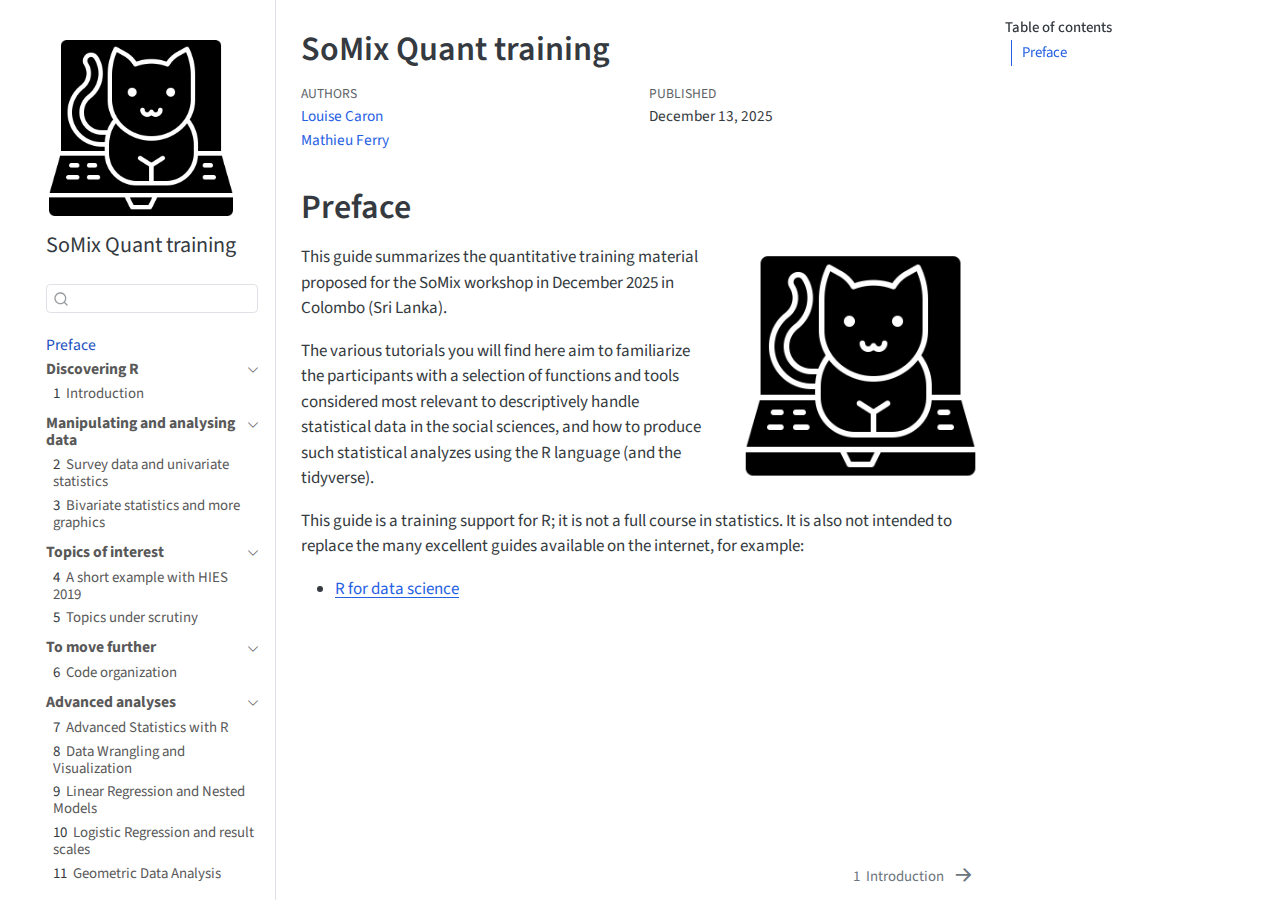
<file: docs/index.html>
<!DOCTYPE html>
<html xmlns="http://www.w3.org/1999/xhtml" lang="en" xml:lang="en"><head>

<meta charset="utf-8">
<meta name="generator" content="quarto-1.5.57">

<meta name="viewport" content="width=device-width, initial-scale=1.0, user-scalable=yes">

<meta name="author" content="Louise Caron">
<meta name="author" content="Mathieu Ferry">
<meta name="dcterms.date" content="2025-12-13">

<title>SoMix Quant training</title>
<style>
code{white-space: pre-wrap;}
span.smallcaps{font-variant: small-caps;}
div.columns{display: flex; gap: min(4vw, 1.5em);}
div.column{flex: auto; overflow-x: auto;}
div.hanging-indent{margin-left: 1.5em; text-indent: -1.5em;}
ul.task-list{list-style: none;}
ul.task-list li input[type="checkbox"] {
  width: 0.8em;
  margin: 0 0.8em 0.2em -1em; /* quarto-specific, see https://github.com/quarto-dev/quarto-cli/issues/4556 */ 
  vertical-align: middle;
}
</style>


<script src="site_libs/quarto-nav/quarto-nav.js"></script>
<script src="site_libs/quarto-nav/headroom.min.js"></script>
<script src="site_libs/clipboard/clipboard.min.js"></script>
<script src="site_libs/quarto-search/autocomplete.umd.js"></script>
<script src="site_libs/quarto-search/fuse.min.js"></script>
<script src="site_libs/quarto-search/quarto-search.js"></script>
<meta name="quarto:offset" content="./">
<link href="./intro.html" rel="next">
<link href="./images/icon.png" rel="icon" type="image/png">
<script src="site_libs/quarto-html/quarto.js"></script>
<script src="site_libs/quarto-html/popper.min.js"></script>
<script src="site_libs/quarto-html/tippy.umd.min.js"></script>
<script src="site_libs/quarto-html/anchor.min.js"></script>
<link href="site_libs/quarto-html/tippy.css" rel="stylesheet">
<link href="site_libs/quarto-html/quarto-syntax-highlighting.css" rel="stylesheet" id="quarto-text-highlighting-styles">
<script src="site_libs/bootstrap/bootstrap.min.js"></script>
<link href="site_libs/bootstrap/bootstrap-icons.css" rel="stylesheet">
<link href="site_libs/bootstrap/bootstrap.min.css" rel="stylesheet" id="quarto-bootstrap" data-mode="light">
<script id="quarto-search-options" type="application/json">{
  "location": "sidebar",
  "copy-button": false,
  "collapse-after": 3,
  "panel-placement": "start",
  "type": "textbox",
  "limit": 50,
  "keyboard-shortcut": [
    "f",
    "/",
    "s"
  ],
  "language": {
    "search-no-results-text": "No results",
    "search-matching-documents-text": "matching documents",
    "search-copy-link-title": "Copy link to search",
    "search-hide-matches-text": "Hide additional matches",
    "search-more-match-text": "more match in this document",
    "search-more-matches-text": "more matches in this document",
    "search-clear-button-title": "Clear",
    "search-text-placeholder": "",
    "search-detached-cancel-button-title": "Cancel",
    "search-submit-button-title": "Submit",
    "search-label": "Search"
  }
}</script>


</head>

<body class="nav-sidebar floating">

<div id="quarto-search-results"></div>
  <header id="quarto-header" class="headroom fixed-top">
  <nav class="quarto-secondary-nav">
    <div class="container-fluid d-flex">
      <button type="button" class="quarto-btn-toggle btn" data-bs-toggle="collapse" role="button" data-bs-target=".quarto-sidebar-collapse-item" aria-controls="quarto-sidebar" aria-expanded="false" aria-label="Toggle sidebar navigation" onclick="if (window.quartoToggleHeadroom) { window.quartoToggleHeadroom(); }">
        <i class="bi bi-layout-text-sidebar-reverse"></i>
      </button>
        <nav class="quarto-page-breadcrumbs" aria-label="breadcrumb"><ol class="breadcrumb"><li class="breadcrumb-item"><a href="./index.html">Preface</a></li></ol></nav>
        <a class="flex-grow-1" role="navigation" data-bs-toggle="collapse" data-bs-target=".quarto-sidebar-collapse-item" aria-controls="quarto-sidebar" aria-expanded="false" aria-label="Toggle sidebar navigation" onclick="if (window.quartoToggleHeadroom) { window.quartoToggleHeadroom(); }">      
        </a>
      <button type="button" class="btn quarto-search-button" aria-label="Search" onclick="window.quartoOpenSearch();">
        <i class="bi bi-search"></i>
      </button>
    </div>
  </nav>
</header>
<!-- content -->
<div id="quarto-content" class="quarto-container page-columns page-rows-contents page-layout-article">
<!-- sidebar -->
  <nav id="quarto-sidebar" class="sidebar collapse collapse-horizontal quarto-sidebar-collapse-item sidebar-navigation floating overflow-auto">
    <div class="pt-lg-2 mt-2 text-left sidebar-header sidebar-header-stacked">
      <a href="./index.html" class="sidebar-logo-link">
      <img src="./images/icon.png" alt="" class="sidebar-logo py-0 d-lg-inline d-none">
      </a>
    <div class="sidebar-title mb-0 py-0">
      <a href="./">SoMix Quant training</a> 
    </div>
      </div>
        <div class="mt-2 flex-shrink-0 align-items-center">
        <div class="sidebar-search">
        <div id="quarto-search" class="" title="Search"></div>
        </div>
        </div>
    <div class="sidebar-menu-container"> 
    <ul class="list-unstyled mt-1">
        <li class="sidebar-item">
  <div class="sidebar-item-container"> 
  <a href="./index.html" class="sidebar-item-text sidebar-link active">
 <span class="menu-text">Preface</span></a>
  </div>
</li>
        <li class="sidebar-item sidebar-item-section">
      <div class="sidebar-item-container"> 
            <a class="sidebar-item-text sidebar-link text-start" data-bs-toggle="collapse" data-bs-target="#quarto-sidebar-section-1" role="navigation" aria-expanded="true">
 <span class="menu-text"><strong>Discovering R</strong></span></a>
          <a class="sidebar-item-toggle text-start" data-bs-toggle="collapse" data-bs-target="#quarto-sidebar-section-1" role="navigation" aria-expanded="true" aria-label="Toggle section">
            <i class="bi bi-chevron-right ms-2"></i>
          </a> 
      </div>
      <ul id="quarto-sidebar-section-1" class="collapse list-unstyled sidebar-section depth1 show">  
          <li class="sidebar-item">
  <div class="sidebar-item-container"> 
  <a href="./intro.html" class="sidebar-item-text sidebar-link">
 <span class="menu-text"><span class="chapter-number">1</span>&nbsp; <span class="chapter-title">Introduction</span></span></a>
  </div>
</li>
      </ul>
  </li>
        <li class="sidebar-item sidebar-item-section">
      <div class="sidebar-item-container"> 
            <a class="sidebar-item-text sidebar-link text-start" data-bs-toggle="collapse" data-bs-target="#quarto-sidebar-section-2" role="navigation" aria-expanded="true">
 <span class="menu-text"><strong>Manipulating and analysing data</strong></span></a>
          <a class="sidebar-item-toggle text-start" data-bs-toggle="collapse" data-bs-target="#quarto-sidebar-section-2" role="navigation" aria-expanded="true" aria-label="Toggle section">
            <i class="bi bi-chevron-right ms-2"></i>
          </a> 
      </div>
      <ul id="quarto-sidebar-section-2" class="collapse list-unstyled sidebar-section depth1 show">  
          <li class="sidebar-item">
  <div class="sidebar-item-container"> 
  <a href="./statunis.html" class="sidebar-item-text sidebar-link">
 <span class="menu-text"><span class="chapter-number">2</span>&nbsp; <span class="chapter-title">Survey data and univariate statistics</span></span></a>
  </div>
</li>
          <li class="sidebar-item">
  <div class="sidebar-item-container"> 
  <a href="./statbis.html" class="sidebar-item-text sidebar-link">
 <span class="menu-text"><span class="chapter-number">3</span>&nbsp; <span class="chapter-title">Bivariate statistics and more graphics</span></span></a>
  </div>
</li>
      </ul>
  </li>
        <li class="sidebar-item sidebar-item-section">
      <div class="sidebar-item-container"> 
            <a class="sidebar-item-text sidebar-link text-start" data-bs-toggle="collapse" data-bs-target="#quarto-sidebar-section-3" role="navigation" aria-expanded="true">
 <span class="menu-text"><strong>Topics of interest</strong></span></a>
          <a class="sidebar-item-toggle text-start" data-bs-toggle="collapse" data-bs-target="#quarto-sidebar-section-3" role="navigation" aria-expanded="true" aria-label="Toggle section">
            <i class="bi bi-chevron-right ms-2"></i>
          </a> 
      </div>
      <ul id="quarto-sidebar-section-3" class="collapse list-unstyled sidebar-section depth1 show">  
          <li class="sidebar-item">
  <div class="sidebar-item-container"> 
  <a href="./tutorial.html" class="sidebar-item-text sidebar-link">
 <span class="menu-text"><span class="chapter-number">4</span>&nbsp; <span class="chapter-title">A short example with HIES 2019</span></span></a>
  </div>
</li>
          <li class="sidebar-item">
  <div class="sidebar-item-container"> 
  <a href="./topics.html" class="sidebar-item-text sidebar-link">
 <span class="menu-text"><span class="chapter-number">5</span>&nbsp; <span class="chapter-title">Topics under scrutiny</span></span></a>
  </div>
</li>
      </ul>
  </li>
        <li class="sidebar-item sidebar-item-section">
      <div class="sidebar-item-container"> 
            <a class="sidebar-item-text sidebar-link text-start" data-bs-toggle="collapse" data-bs-target="#quarto-sidebar-section-4" role="navigation" aria-expanded="true">
 <span class="menu-text"><strong>To move further</strong></span></a>
          <a class="sidebar-item-toggle text-start" data-bs-toggle="collapse" data-bs-target="#quarto-sidebar-section-4" role="navigation" aria-expanded="true" aria-label="Toggle section">
            <i class="bi bi-chevron-right ms-2"></i>
          </a> 
      </div>
      <ul id="quarto-sidebar-section-4" class="collapse list-unstyled sidebar-section depth1 show">  
          <li class="sidebar-item">
  <div class="sidebar-item-container"> 
  <a href="./syntaxe.html" class="sidebar-item-text sidebar-link">
 <span class="menu-text"><span class="chapter-number">6</span>&nbsp; <span class="chapter-title">Code organization</span></span></a>
  </div>
</li>
      </ul>
  </li>
        <li class="sidebar-item sidebar-item-section">
      <div class="sidebar-item-container"> 
            <a class="sidebar-item-text sidebar-link text-start" data-bs-toggle="collapse" data-bs-target="#quarto-sidebar-section-5" role="navigation" aria-expanded="true">
 <span class="menu-text"><strong>Advanced analyses</strong></span></a>
          <a class="sidebar-item-toggle text-start" data-bs-toggle="collapse" data-bs-target="#quarto-sidebar-section-5" role="navigation" aria-expanded="true" aria-label="Toggle section">
            <i class="bi bi-chevron-right ms-2"></i>
          </a> 
      </div>
      <ul id="quarto-sidebar-section-5" class="collapse list-unstyled sidebar-section depth1 show">  
          <li class="sidebar-item">
  <div class="sidebar-item-container"> 
  <a href="./advanced_intro.html" class="sidebar-item-text sidebar-link">
 <span class="menu-text"><span class="chapter-number">7</span>&nbsp; <span class="chapter-title">Advanced Statistics with R</span></span></a>
  </div>
</li>
          <li class="sidebar-item">
  <div class="sidebar-item-container"> 
  <a href="./datawrangling.html" class="sidebar-item-text sidebar-link">
 <span class="menu-text"><span class="chapter-number">8</span>&nbsp; <span class="chapter-title">Data Wrangling and Visualization</span></span></a>
  </div>
</li>
          <li class="sidebar-item">
  <div class="sidebar-item-container"> 
  <a href="./linearreg.html" class="sidebar-item-text sidebar-link">
 <span class="menu-text"><span class="chapter-number">9</span>&nbsp; <span class="chapter-title">Linear Regression and Nested Models</span></span></a>
  </div>
</li>
          <li class="sidebar-item">
  <div class="sidebar-item-container"> 
  <a href="./logitreg.html" class="sidebar-item-text sidebar-link">
 <span class="menu-text"><span class="chapter-number">10</span>&nbsp; <span class="chapter-title">Logistic Regression and result scales</span></span></a>
  </div>
</li>
          <li class="sidebar-item">
  <div class="sidebar-item-container"> 
  <a href="./mca.html" class="sidebar-item-text sidebar-link">
 <span class="menu-text"><span class="chapter-number">11</span>&nbsp; <span class="chapter-title">Geometric Data Analysis</span></span></a>
  </div>
</li>
      </ul>
  </li>
    </ul>
    </div>
</nav>
<div id="quarto-sidebar-glass" class="quarto-sidebar-collapse-item" data-bs-toggle="collapse" data-bs-target=".quarto-sidebar-collapse-item"></div>
<!-- margin-sidebar -->
    <div id="quarto-margin-sidebar" class="sidebar margin-sidebar">
        <nav id="TOC" role="doc-toc" class="toc-active">
    <h2 id="toc-title">Table of contents</h2>
   
  <ul>
  <li><a href="#preface" id="toc-preface" class="nav-link active" data-scroll-target="#preface">Preface</a></li>
  </ul>
</nav>
    </div>
<!-- main -->
<main class="content" id="quarto-document-content">

<header id="title-block-header" class="quarto-title-block default">
<div class="quarto-title">
<h1 class="title">SoMix Quant training</h1>
</div>



<div class="quarto-title-meta">

    <div>
    <div class="quarto-title-meta-heading">Authors</div>
    <div class="quarto-title-meta-contents">
             <p><a href="https://louisecaron.github.io/">Louise Caron</a> </p>
             <p><a href="https://mathieuferry.github.io/">Mathieu Ferry</a> </p>
          </div>
  </div>
    
    <div>
    <div class="quarto-title-meta-heading">Published</div>
    <div class="quarto-title-meta-contents">
      <p class="date">December 13, 2025</p>
    </div>
  </div>
  
    
  </div>
  


</header>



<section id="preface" class="level1 unnumbered">
<h1 class="unnumbered">Preface</h1><p><img src="images/icon.png" title="SoMix Quant training" class="quarto-cover-image img-fluid"></p>
<p>This guide summarizes the quantitative training material proposed for the SoMix workshop in December 2025 in Colombo (Sri Lanka).</p>
<p>The various tutorials you will find here aim to familiarize the participants with a selection of functions and tools considered most relevant to descriptively handle statistical data in the social sciences, and how to produce such statistical analyzes using the R language (and the tidyverse).</p>
<p>This guide is a training support for R; it is not a full course in statistics. It is also not intended to replace the many excellent guides available on the internet, for example:</p>
<ul>
<li><a href="https://r4ds.hadley.nz/">R for data science</a></li>
</ul>


</section>

</main> <!-- /main -->
<script id="quarto-html-after-body" type="application/javascript">
window.document.addEventListener("DOMContentLoaded", function (event) {
  const toggleBodyColorMode = (bsSheetEl) => {
    const mode = bsSheetEl.getAttribute("data-mode");
    const bodyEl = window.document.querySelector("body");
    if (mode === "dark") {
      bodyEl.classList.add("quarto-dark");
      bodyEl.classList.remove("quarto-light");
    } else {
      bodyEl.classList.add("quarto-light");
      bodyEl.classList.remove("quarto-dark");
    }
  }
  const toggleBodyColorPrimary = () => {
    const bsSheetEl = window.document.querySelector("link#quarto-bootstrap");
    if (bsSheetEl) {
      toggleBodyColorMode(bsSheetEl);
    }
  }
  toggleBodyColorPrimary();  
  const icon = "";
  const anchorJS = new window.AnchorJS();
  anchorJS.options = {
    placement: 'right',
    icon: icon
  };
  anchorJS.add('.anchored');
  const isCodeAnnotation = (el) => {
    for (const clz of el.classList) {
      if (clz.startsWith('code-annotation-')) {                     
        return true;
      }
    }
    return false;
  }
  const onCopySuccess = function(e) {
    // button target
    const button = e.trigger;
    // don't keep focus
    button.blur();
    // flash "checked"
    button.classList.add('code-copy-button-checked');
    var currentTitle = button.getAttribute("title");
    button.setAttribute("title", "Copied!");
    let tooltip;
    if (window.bootstrap) {
      button.setAttribute("data-bs-toggle", "tooltip");
      button.setAttribute("data-bs-placement", "left");
      button.setAttribute("data-bs-title", "Copied!");
      tooltip = new bootstrap.Tooltip(button, 
        { trigger: "manual", 
          customClass: "code-copy-button-tooltip",
          offset: [0, -8]});
      tooltip.show();    
    }
    setTimeout(function() {
      if (tooltip) {
        tooltip.hide();
        button.removeAttribute("data-bs-title");
        button.removeAttribute("data-bs-toggle");
        button.removeAttribute("data-bs-placement");
      }
      button.setAttribute("title", currentTitle);
      button.classList.remove('code-copy-button-checked');
    }, 1000);
    // clear code selection
    e.clearSelection();
  }
  const getTextToCopy = function(trigger) {
      const codeEl = trigger.previousElementSibling.cloneNode(true);
      for (const childEl of codeEl.children) {
        if (isCodeAnnotation(childEl)) {
          childEl.remove();
        }
      }
      return codeEl.innerText;
  }
  const clipboard = new window.ClipboardJS('.code-copy-button:not([data-in-quarto-modal])', {
    text: getTextToCopy
  });
  clipboard.on('success', onCopySuccess);
  if (window.document.getElementById('quarto-embedded-source-code-modal')) {
    // For code content inside modals, clipBoardJS needs to be initialized with a container option
    // TODO: Check when it could be a function (https://github.com/zenorocha/clipboard.js/issues/860)
    const clipboardModal = new window.ClipboardJS('.code-copy-button[data-in-quarto-modal]', {
      text: getTextToCopy,
      container: window.document.getElementById('quarto-embedded-source-code-modal')
    });
    clipboardModal.on('success', onCopySuccess);
  }
    var localhostRegex = new RegExp(/^(?:http|https):\/\/localhost\:?[0-9]*\//);
    var mailtoRegex = new RegExp(/^mailto:/);
      var filterRegex = new RegExp('/' + window.location.host + '/');
    var isInternal = (href) => {
        return filterRegex.test(href) || localhostRegex.test(href) || mailtoRegex.test(href);
    }
    // Inspect non-navigation links and adorn them if external
 	var links = window.document.querySelectorAll('a[href]:not(.nav-link):not(.navbar-brand):not(.toc-action):not(.sidebar-link):not(.sidebar-item-toggle):not(.pagination-link):not(.no-external):not([aria-hidden]):not(.dropdown-item):not(.quarto-navigation-tool):not(.about-link)');
    for (var i=0; i<links.length; i++) {
      const link = links[i];
      if (!isInternal(link.href)) {
        // undo the damage that might have been done by quarto-nav.js in the case of
        // links that we want to consider external
        if (link.dataset.originalHref !== undefined) {
          link.href = link.dataset.originalHref;
        }
      }
    }
  function tippyHover(el, contentFn, onTriggerFn, onUntriggerFn) {
    const config = {
      allowHTML: true,
      maxWidth: 500,
      delay: 100,
      arrow: false,
      appendTo: function(el) {
          return el.parentElement;
      },
      interactive: true,
      interactiveBorder: 10,
      theme: 'quarto',
      placement: 'bottom-start',
    };
    if (contentFn) {
      config.content = contentFn;
    }
    if (onTriggerFn) {
      config.onTrigger = onTriggerFn;
    }
    if (onUntriggerFn) {
      config.onUntrigger = onUntriggerFn;
    }
    window.tippy(el, config); 
  }
  const noterefs = window.document.querySelectorAll('a[role="doc-noteref"]');
  for (var i=0; i<noterefs.length; i++) {
    const ref = noterefs[i];
    tippyHover(ref, function() {
      // use id or data attribute instead here
      let href = ref.getAttribute('data-footnote-href') || ref.getAttribute('href');
      try { href = new URL(href).hash; } catch {}
      const id = href.replace(/^#\/?/, "");
      const note = window.document.getElementById(id);
      if (note) {
        return note.innerHTML;
      } else {
        return "";
      }
    });
  }
  const xrefs = window.document.querySelectorAll('a.quarto-xref');
  const processXRef = (id, note) => {
    // Strip column container classes
    const stripColumnClz = (el) => {
      el.classList.remove("page-full", "page-columns");
      if (el.children) {
        for (const child of el.children) {
          stripColumnClz(child);
        }
      }
    }
    stripColumnClz(note)
    if (id === null || id.startsWith('sec-')) {
      // Special case sections, only their first couple elements
      const container = document.createElement("div");
      if (note.children && note.children.length > 2) {
        container.appendChild(note.children[0].cloneNode(true));
        for (let i = 1; i < note.children.length; i++) {
          const child = note.children[i];
          if (child.tagName === "P" && child.innerText === "") {
            continue;
          } else {
            container.appendChild(child.cloneNode(true));
            break;
          }
        }
        if (window.Quarto?.typesetMath) {
          window.Quarto.typesetMath(container);
        }
        return container.innerHTML
      } else {
        if (window.Quarto?.typesetMath) {
          window.Quarto.typesetMath(note);
        }
        return note.innerHTML;
      }
    } else {
      // Remove any anchor links if they are present
      const anchorLink = note.querySelector('a.anchorjs-link');
      if (anchorLink) {
        anchorLink.remove();
      }
      if (window.Quarto?.typesetMath) {
        window.Quarto.typesetMath(note);
      }
      // TODO in 1.5, we should make sure this works without a callout special case
      if (note.classList.contains("callout")) {
        return note.outerHTML;
      } else {
        return note.innerHTML;
      }
    }
  }
  for (var i=0; i<xrefs.length; i++) {
    const xref = xrefs[i];
    tippyHover(xref, undefined, function(instance) {
      instance.disable();
      let url = xref.getAttribute('href');
      let hash = undefined; 
      if (url.startsWith('#')) {
        hash = url;
      } else {
        try { hash = new URL(url).hash; } catch {}
      }
      if (hash) {
        const id = hash.replace(/^#\/?/, "");
        const note = window.document.getElementById(id);
        if (note !== null) {
          try {
            const html = processXRef(id, note.cloneNode(true));
            instance.setContent(html);
          } finally {
            instance.enable();
            instance.show();
          }
        } else {
          // See if we can fetch this
          fetch(url.split('#')[0])
          .then(res => res.text())
          .then(html => {
            const parser = new DOMParser();
            const htmlDoc = parser.parseFromString(html, "text/html");
            const note = htmlDoc.getElementById(id);
            if (note !== null) {
              const html = processXRef(id, note);
              instance.setContent(html);
            } 
          }).finally(() => {
            instance.enable();
            instance.show();
          });
        }
      } else {
        // See if we can fetch a full url (with no hash to target)
        // This is a special case and we should probably do some content thinning / targeting
        fetch(url)
        .then(res => res.text())
        .then(html => {
          const parser = new DOMParser();
          const htmlDoc = parser.parseFromString(html, "text/html");
          const note = htmlDoc.querySelector('main.content');
          if (note !== null) {
            // This should only happen for chapter cross references
            // (since there is no id in the URL)
            // remove the first header
            if (note.children.length > 0 && note.children[0].tagName === "HEADER") {
              note.children[0].remove();
            }
            const html = processXRef(null, note);
            instance.setContent(html);
          } 
        }).finally(() => {
          instance.enable();
          instance.show();
        });
      }
    }, function(instance) {
    });
  }
      let selectedAnnoteEl;
      const selectorForAnnotation = ( cell, annotation) => {
        let cellAttr = 'data-code-cell="' + cell + '"';
        let lineAttr = 'data-code-annotation="' +  annotation + '"';
        const selector = 'span[' + cellAttr + '][' + lineAttr + ']';
        return selector;
      }
      const selectCodeLines = (annoteEl) => {
        const doc = window.document;
        const targetCell = annoteEl.getAttribute("data-target-cell");
        const targetAnnotation = annoteEl.getAttribute("data-target-annotation");
        const annoteSpan = window.document.querySelector(selectorForAnnotation(targetCell, targetAnnotation));
        const lines = annoteSpan.getAttribute("data-code-lines").split(",");
        const lineIds = lines.map((line) => {
          return targetCell + "-" + line;
        })
        let top = null;
        let height = null;
        let parent = null;
        if (lineIds.length > 0) {
            //compute the position of the single el (top and bottom and make a div)
            const el = window.document.getElementById(lineIds[0]);
            top = el.offsetTop;
            height = el.offsetHeight;
            parent = el.parentElement.parentElement;
          if (lineIds.length > 1) {
            const lastEl = window.document.getElementById(lineIds[lineIds.length - 1]);
            const bottom = lastEl.offsetTop + lastEl.offsetHeight;
            height = bottom - top;
          }
          if (top !== null && height !== null && parent !== null) {
            // cook up a div (if necessary) and position it 
            let div = window.document.getElementById("code-annotation-line-highlight");
            if (div === null) {
              div = window.document.createElement("div");
              div.setAttribute("id", "code-annotation-line-highlight");
              div.style.position = 'absolute';
              parent.appendChild(div);
            }
            div.style.top = top - 2 + "px";
            div.style.height = height + 4 + "px";
            div.style.left = 0;
            let gutterDiv = window.document.getElementById("code-annotation-line-highlight-gutter");
            if (gutterDiv === null) {
              gutterDiv = window.document.createElement("div");
              gutterDiv.setAttribute("id", "code-annotation-line-highlight-gutter");
              gutterDiv.style.position = 'absolute';
              const codeCell = window.document.getElementById(targetCell);
              const gutter = codeCell.querySelector('.code-annotation-gutter');
              gutter.appendChild(gutterDiv);
            }
            gutterDiv.style.top = top - 2 + "px";
            gutterDiv.style.height = height + 4 + "px";
          }
          selectedAnnoteEl = annoteEl;
        }
      };
      const unselectCodeLines = () => {
        const elementsIds = ["code-annotation-line-highlight", "code-annotation-line-highlight-gutter"];
        elementsIds.forEach((elId) => {
          const div = window.document.getElementById(elId);
          if (div) {
            div.remove();
          }
        });
        selectedAnnoteEl = undefined;
      };
        // Handle positioning of the toggle
    window.addEventListener(
      "resize",
      throttle(() => {
        elRect = undefined;
        if (selectedAnnoteEl) {
          selectCodeLines(selectedAnnoteEl);
        }
      }, 10)
    );
    function throttle(fn, ms) {
    let throttle = false;
    let timer;
      return (...args) => {
        if(!throttle) { // first call gets through
            fn.apply(this, args);
            throttle = true;
        } else { // all the others get throttled
            if(timer) clearTimeout(timer); // cancel #2
            timer = setTimeout(() => {
              fn.apply(this, args);
              timer = throttle = false;
            }, ms);
        }
      };
    }
      // Attach click handler to the DT
      const annoteDls = window.document.querySelectorAll('dt[data-target-cell]');
      for (const annoteDlNode of annoteDls) {
        annoteDlNode.addEventListener('click', (event) => {
          const clickedEl = event.target;
          if (clickedEl !== selectedAnnoteEl) {
            unselectCodeLines();
            const activeEl = window.document.querySelector('dt[data-target-cell].code-annotation-active');
            if (activeEl) {
              activeEl.classList.remove('code-annotation-active');
            }
            selectCodeLines(clickedEl);
            clickedEl.classList.add('code-annotation-active');
          } else {
            // Unselect the line
            unselectCodeLines();
            clickedEl.classList.remove('code-annotation-active');
          }
        });
      }
  const findCites = (el) => {
    const parentEl = el.parentElement;
    if (parentEl) {
      const cites = parentEl.dataset.cites;
      if (cites) {
        return {
          el,
          cites: cites.split(' ')
        };
      } else {
        return findCites(el.parentElement)
      }
    } else {
      return undefined;
    }
  };
  var bibliorefs = window.document.querySelectorAll('a[role="doc-biblioref"]');
  for (var i=0; i<bibliorefs.length; i++) {
    const ref = bibliorefs[i];
    const citeInfo = findCites(ref);
    if (citeInfo) {
      tippyHover(citeInfo.el, function() {
        var popup = window.document.createElement('div');
        citeInfo.cites.forEach(function(cite) {
          var citeDiv = window.document.createElement('div');
          citeDiv.classList.add('hanging-indent');
          citeDiv.classList.add('csl-entry');
          var biblioDiv = window.document.getElementById('ref-' + cite);
          if (biblioDiv) {
            citeDiv.innerHTML = biblioDiv.innerHTML;
          }
          popup.appendChild(citeDiv);
        });
        return popup.innerHTML;
      });
    }
  }
});
</script>
<nav class="page-navigation">
  <div class="nav-page nav-page-previous">
  </div>
  <div class="nav-page nav-page-next">
      <a href="./intro.html" class="pagination-link" aria-label="Introduction">
        <span class="nav-page-text"><span class="chapter-number">1</span>&nbsp; <span class="chapter-title">Introduction</span></span> <i class="bi bi-arrow-right-short"></i>
      </a>
  </div>
</nav>
</div> <!-- /content -->




</body></html>
</file>
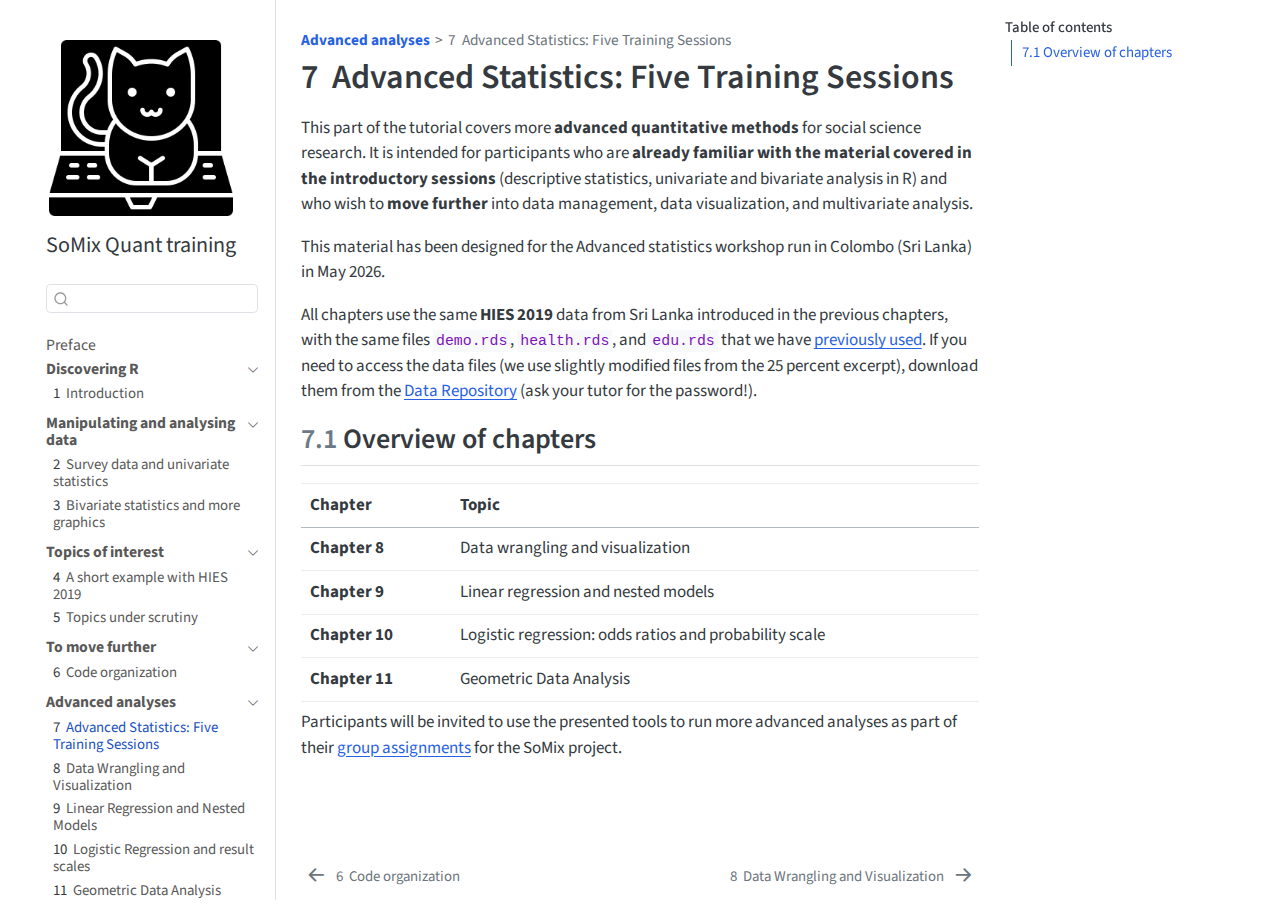
<file: docs/advanced_intro.html>
<!DOCTYPE html>
<html xmlns="http://www.w3.org/1999/xhtml" lang="en" xml:lang="en"><head>

<meta charset="utf-8">
<meta name="generator" content="quarto-1.5.57">

<meta name="viewport" content="width=device-width, initial-scale=1.0, user-scalable=yes">


<title>7&nbsp; Advanced Statistics: Five Training Sessions – SoMix Quant training</title>
<style>
code{white-space: pre-wrap;}
span.smallcaps{font-variant: small-caps;}
div.columns{display: flex; gap: min(4vw, 1.5em);}
div.column{flex: auto; overflow-x: auto;}
div.hanging-indent{margin-left: 1.5em; text-indent: -1.5em;}
ul.task-list{list-style: none;}
ul.task-list li input[type="checkbox"] {
  width: 0.8em;
  margin: 0 0.8em 0.2em -1em; /* quarto-specific, see https://github.com/quarto-dev/quarto-cli/issues/4556 */ 
  vertical-align: middle;
}
</style>


<script src="site_libs/quarto-nav/quarto-nav.js"></script>
<script src="site_libs/quarto-nav/headroom.min.js"></script>
<script src="site_libs/clipboard/clipboard.min.js"></script>
<script src="site_libs/quarto-search/autocomplete.umd.js"></script>
<script src="site_libs/quarto-search/fuse.min.js"></script>
<script src="site_libs/quarto-search/quarto-search.js"></script>
<meta name="quarto:offset" content="./">
<link href="./datawrangling.html" rel="next">
<link href="./syntaxe.html" rel="prev">
<link href="./images/icon.png" rel="icon" type="image/png">
<script src="site_libs/quarto-html/quarto.js"></script>
<script src="site_libs/quarto-html/popper.min.js"></script>
<script src="site_libs/quarto-html/tippy.umd.min.js"></script>
<script src="site_libs/quarto-html/anchor.min.js"></script>
<link href="site_libs/quarto-html/tippy.css" rel="stylesheet">
<link href="site_libs/quarto-html/quarto-syntax-highlighting.css" rel="stylesheet" id="quarto-text-highlighting-styles">
<script src="site_libs/bootstrap/bootstrap.min.js"></script>
<link href="site_libs/bootstrap/bootstrap-icons.css" rel="stylesheet">
<link href="site_libs/bootstrap/bootstrap.min.css" rel="stylesheet" id="quarto-bootstrap" data-mode="light">
<script id="quarto-search-options" type="application/json">{
  "location": "sidebar",
  "copy-button": false,
  "collapse-after": 3,
  "panel-placement": "start",
  "type": "textbox",
  "limit": 50,
  "keyboard-shortcut": [
    "f",
    "/",
    "s"
  ],
  "language": {
    "search-no-results-text": "No results",
    "search-matching-documents-text": "matching documents",
    "search-copy-link-title": "Copy link to search",
    "search-hide-matches-text": "Hide additional matches",
    "search-more-match-text": "more match in this document",
    "search-more-matches-text": "more matches in this document",
    "search-clear-button-title": "Clear",
    "search-text-placeholder": "",
    "search-detached-cancel-button-title": "Cancel",
    "search-submit-button-title": "Submit",
    "search-label": "Search"
  }
}</script>


</head>

<body class="nav-sidebar floating">

<div id="quarto-search-results"></div>
  <header id="quarto-header" class="headroom fixed-top">
  <nav class="quarto-secondary-nav">
    <div class="container-fluid d-flex">
      <button type="button" class="quarto-btn-toggle btn" data-bs-toggle="collapse" role="button" data-bs-target=".quarto-sidebar-collapse-item" aria-controls="quarto-sidebar" aria-expanded="false" aria-label="Toggle sidebar navigation" onclick="if (window.quartoToggleHeadroom) { window.quartoToggleHeadroom(); }">
        <i class="bi bi-layout-text-sidebar-reverse"></i>
      </button>
        <nav class="quarto-page-breadcrumbs" aria-label="breadcrumb"><ol class="breadcrumb"><li class="breadcrumb-item"><a href="./advanced_intro.html"><strong>Advanced analyses</strong></a></li><li class="breadcrumb-item"><a href="./advanced_intro.html"><span class="chapter-number">7</span>&nbsp; <span class="chapter-title">Advanced Statistics: Five Training Sessions</span></a></li></ol></nav>
        <a class="flex-grow-1" role="navigation" data-bs-toggle="collapse" data-bs-target=".quarto-sidebar-collapse-item" aria-controls="quarto-sidebar" aria-expanded="false" aria-label="Toggle sidebar navigation" onclick="if (window.quartoToggleHeadroom) { window.quartoToggleHeadroom(); }">      
        </a>
      <button type="button" class="btn quarto-search-button" aria-label="Search" onclick="window.quartoOpenSearch();">
        <i class="bi bi-search"></i>
      </button>
    </div>
  </nav>
</header>
<!-- content -->
<div id="quarto-content" class="quarto-container page-columns page-rows-contents page-layout-article">
<!-- sidebar -->
  <nav id="quarto-sidebar" class="sidebar collapse collapse-horizontal quarto-sidebar-collapse-item sidebar-navigation floating overflow-auto">
    <div class="pt-lg-2 mt-2 text-left sidebar-header sidebar-header-stacked">
      <a href="./index.html" class="sidebar-logo-link">
      <img src="./images/icon.png" alt="" class="sidebar-logo py-0 d-lg-inline d-none">
      </a>
    <div class="sidebar-title mb-0 py-0">
      <a href="./">SoMix Quant training</a> 
    </div>
      </div>
        <div class="mt-2 flex-shrink-0 align-items-center">
        <div class="sidebar-search">
        <div id="quarto-search" class="" title="Search"></div>
        </div>
        </div>
    <div class="sidebar-menu-container"> 
    <ul class="list-unstyled mt-1">
        <li class="sidebar-item">
  <div class="sidebar-item-container"> 
  <a href="./index.html" class="sidebar-item-text sidebar-link">
 <span class="menu-text">Preface</span></a>
  </div>
</li>
        <li class="sidebar-item sidebar-item-section">
      <div class="sidebar-item-container"> 
            <a class="sidebar-item-text sidebar-link text-start" data-bs-toggle="collapse" data-bs-target="#quarto-sidebar-section-1" role="navigation" aria-expanded="true">
 <span class="menu-text"><strong>Discovering R</strong></span></a>
          <a class="sidebar-item-toggle text-start" data-bs-toggle="collapse" data-bs-target="#quarto-sidebar-section-1" role="navigation" aria-expanded="true" aria-label="Toggle section">
            <i class="bi bi-chevron-right ms-2"></i>
          </a> 
      </div>
      <ul id="quarto-sidebar-section-1" class="collapse list-unstyled sidebar-section depth1 show">  
          <li class="sidebar-item">
  <div class="sidebar-item-container"> 
  <a href="./intro.html" class="sidebar-item-text sidebar-link">
 <span class="menu-text"><span class="chapter-number">1</span>&nbsp; <span class="chapter-title">Introduction</span></span></a>
  </div>
</li>
      </ul>
  </li>
        <li class="sidebar-item sidebar-item-section">
      <div class="sidebar-item-container"> 
            <a class="sidebar-item-text sidebar-link text-start" data-bs-toggle="collapse" data-bs-target="#quarto-sidebar-section-2" role="navigation" aria-expanded="true">
 <span class="menu-text"><strong>Manipulating and analysing data</strong></span></a>
          <a class="sidebar-item-toggle text-start" data-bs-toggle="collapse" data-bs-target="#quarto-sidebar-section-2" role="navigation" aria-expanded="true" aria-label="Toggle section">
            <i class="bi bi-chevron-right ms-2"></i>
          </a> 
      </div>
      <ul id="quarto-sidebar-section-2" class="collapse list-unstyled sidebar-section depth1 show">  
          <li class="sidebar-item">
  <div class="sidebar-item-container"> 
  <a href="./statunis.html" class="sidebar-item-text sidebar-link">
 <span class="menu-text"><span class="chapter-number">2</span>&nbsp; <span class="chapter-title">Survey data and univariate statistics</span></span></a>
  </div>
</li>
          <li class="sidebar-item">
  <div class="sidebar-item-container"> 
  <a href="./statbis.html" class="sidebar-item-text sidebar-link">
 <span class="menu-text"><span class="chapter-number">3</span>&nbsp; <span class="chapter-title">Bivariate statistics and more graphics</span></span></a>
  </div>
</li>
      </ul>
  </li>
        <li class="sidebar-item sidebar-item-section">
      <div class="sidebar-item-container"> 
            <a class="sidebar-item-text sidebar-link text-start" data-bs-toggle="collapse" data-bs-target="#quarto-sidebar-section-3" role="navigation" aria-expanded="true">
 <span class="menu-text"><strong>Topics of interest</strong></span></a>
          <a class="sidebar-item-toggle text-start" data-bs-toggle="collapse" data-bs-target="#quarto-sidebar-section-3" role="navigation" aria-expanded="true" aria-label="Toggle section">
            <i class="bi bi-chevron-right ms-2"></i>
          </a> 
      </div>
      <ul id="quarto-sidebar-section-3" class="collapse list-unstyled sidebar-section depth1 show">  
          <li class="sidebar-item">
  <div class="sidebar-item-container"> 
  <a href="./tutorial.html" class="sidebar-item-text sidebar-link">
 <span class="menu-text"><span class="chapter-number">4</span>&nbsp; <span class="chapter-title">A short example with HIES 2019</span></span></a>
  </div>
</li>
          <li class="sidebar-item">
  <div class="sidebar-item-container"> 
  <a href="./topics.html" class="sidebar-item-text sidebar-link">
 <span class="menu-text"><span class="chapter-number">5</span>&nbsp; <span class="chapter-title">Topics under scrutiny</span></span></a>
  </div>
</li>
      </ul>
  </li>
        <li class="sidebar-item sidebar-item-section">
      <div class="sidebar-item-container"> 
            <a class="sidebar-item-text sidebar-link text-start" data-bs-toggle="collapse" data-bs-target="#quarto-sidebar-section-4" role="navigation" aria-expanded="true">
 <span class="menu-text"><strong>To move further</strong></span></a>
          <a class="sidebar-item-toggle text-start" data-bs-toggle="collapse" data-bs-target="#quarto-sidebar-section-4" role="navigation" aria-expanded="true" aria-label="Toggle section">
            <i class="bi bi-chevron-right ms-2"></i>
          </a> 
      </div>
      <ul id="quarto-sidebar-section-4" class="collapse list-unstyled sidebar-section depth1 show">  
          <li class="sidebar-item">
  <div class="sidebar-item-container"> 
  <a href="./syntaxe.html" class="sidebar-item-text sidebar-link">
 <span class="menu-text"><span class="chapter-number">6</span>&nbsp; <span class="chapter-title">Code organization</span></span></a>
  </div>
</li>
      </ul>
  </li>
        <li class="sidebar-item sidebar-item-section">
      <div class="sidebar-item-container"> 
            <a class="sidebar-item-text sidebar-link text-start" data-bs-toggle="collapse" data-bs-target="#quarto-sidebar-section-5" role="navigation" aria-expanded="true">
 <span class="menu-text"><strong>Advanced analyses</strong></span></a>
          <a class="sidebar-item-toggle text-start" data-bs-toggle="collapse" data-bs-target="#quarto-sidebar-section-5" role="navigation" aria-expanded="true" aria-label="Toggle section">
            <i class="bi bi-chevron-right ms-2"></i>
          </a> 
      </div>
      <ul id="quarto-sidebar-section-5" class="collapse list-unstyled sidebar-section depth1 show">  
          <li class="sidebar-item">
  <div class="sidebar-item-container"> 
  <a href="./advanced_intro.html" class="sidebar-item-text sidebar-link active">
 <span class="menu-text"><span class="chapter-number">7</span>&nbsp; <span class="chapter-title">Advanced Statistics: Five Training Sessions</span></span></a>
  </div>
</li>
          <li class="sidebar-item">
  <div class="sidebar-item-container"> 
  <a href="./datawrangling.html" class="sidebar-item-text sidebar-link">
 <span class="menu-text"><span class="chapter-number">8</span>&nbsp; <span class="chapter-title">Data Wrangling and Visualization</span></span></a>
  </div>
</li>
          <li class="sidebar-item">
  <div class="sidebar-item-container"> 
  <a href="./linearreg.html" class="sidebar-item-text sidebar-link">
 <span class="menu-text"><span class="chapter-number">9</span>&nbsp; <span class="chapter-title">Linear Regression and Nested Models</span></span></a>
  </div>
</li>
          <li class="sidebar-item">
  <div class="sidebar-item-container"> 
  <a href="./logitreg.html" class="sidebar-item-text sidebar-link">
 <span class="menu-text"><span class="chapter-number">10</span>&nbsp; <span class="chapter-title">Logistic Regression and result scales</span></span></a>
  </div>
</li>
          <li class="sidebar-item">
  <div class="sidebar-item-container"> 
  <a href="./mca.html" class="sidebar-item-text sidebar-link">
 <span class="menu-text"><span class="chapter-number">11</span>&nbsp; <span class="chapter-title">Geometric Data Analysis</span></span></a>
  </div>
</li>
      </ul>
  </li>
    </ul>
    </div>
</nav>
<div id="quarto-sidebar-glass" class="quarto-sidebar-collapse-item" data-bs-toggle="collapse" data-bs-target=".quarto-sidebar-collapse-item"></div>
<!-- margin-sidebar -->
    <div id="quarto-margin-sidebar" class="sidebar margin-sidebar">
        <nav id="TOC" role="doc-toc" class="toc-active">
    <h2 id="toc-title">Table of contents</h2>
   
  <ul>
  <li><a href="#overview-of-chapters" id="toc-overview-of-chapters" class="nav-link active" data-scroll-target="#overview-of-chapters"><span class="header-section-number">7.1</span> Overview of chapters</a></li>
  </ul>
</nav>
    </div>
<!-- main -->
<main class="content" id="quarto-document-content">

<header id="title-block-header" class="quarto-title-block default"><nav class="quarto-page-breadcrumbs quarto-title-breadcrumbs d-none d-lg-block" aria-label="breadcrumb"><ol class="breadcrumb"><li class="breadcrumb-item"><a href="./advanced_intro.html"><strong>Advanced analyses</strong></a></li><li class="breadcrumb-item"><a href="./advanced_intro.html"><span class="chapter-number">7</span>&nbsp; <span class="chapter-title">Advanced Statistics: Five Training Sessions</span></a></li></ol></nav>
<div class="quarto-title">
<h1 class="title"><span id="sec-advanced-intro" class="quarto-section-identifier"><span class="chapter-number">7</span>&nbsp; <span class="chapter-title">Advanced Statistics: Five Training Sessions</span></span></h1>
</div>



<div class="quarto-title-meta">

    
  
    
  </div>
  


</header>


<p>This part of the tutorial covers more <strong>advanced quantitative methods</strong> for social science research. It is intended for participants who are <strong>already familiar with the material covered in the introductory sessions</strong> (descriptive statistics, univariate and bivariate analysis in R) and who wish to <strong>move further</strong> into data management, data visualization, and multivariate analysis.</p>
<p>This material has been designed for the Advanced statistics workshop run in Colombo (Sri Lanka) in May 2026.</p>
<p>All chapters use the same <strong>HIES 2019</strong> data from Sri Lanka introduced in the previous chapters, with the same files <code>demo.rds</code>, <code>health.rds</code>, and <code>edu.rds</code> that we have <a href="https://mathieuferry.github.io/SoMixQuantTutorial/intro.html#loading-data-into-r">previously used</a>. If you need to access the data files (we use slightly modified files from the 25 percent excerpt), download them from the <a href="https://docs.google.com/forms/d/e/1FAIpQLSccZNll_AbZTmx6EpIdCA2DVVyw_keruMWdwNxa31BbduOXOA/viewform">Data Repository</a> (ask your tutor for the password!).</p>
<section id="overview-of-chapters" class="level2" data-number="7.1">
<h2 data-number="7.1" class="anchored" data-anchor-id="overview-of-chapters"><span class="header-section-number">7.1</span> Overview of chapters</h2>
<table class="caption-top table">
<colgroup>
<col style="width: 22%">
<col style="width: 77%">
</colgroup>
<thead>
<tr class="header">
<th>Chapter</th>
<th>Topic</th>
</tr>
</thead>
<tbody>
<tr class="odd">
<td><strong>Chapter 8</strong></td>
<td>Data wrangling and visualization</td>
</tr>
<tr class="even">
<td><strong>Chapter 9</strong></td>
<td>Linear regression and nested models</td>
</tr>
<tr class="odd">
<td><strong>Chapter 10</strong></td>
<td>Logistic regression: odds ratios and probability scale</td>
</tr>
<tr class="even">
<td><strong>Chapter 11</strong></td>
<td>Geometric Data Analysis</td>
</tr>
</tbody>
</table>
<p>Participants will be invited to use the presented tools to run more advanced analyses as part of their <a href="https://mathieuferry.github.io/SoMixQuantTutorial/topics.html">group assignments</a> for the SoMix project.</p>


</section>

</main> <!-- /main -->
<script id="quarto-html-after-body" type="application/javascript">
window.document.addEventListener("DOMContentLoaded", function (event) {
  const toggleBodyColorMode = (bsSheetEl) => {
    const mode = bsSheetEl.getAttribute("data-mode");
    const bodyEl = window.document.querySelector("body");
    if (mode === "dark") {
      bodyEl.classList.add("quarto-dark");
      bodyEl.classList.remove("quarto-light");
    } else {
      bodyEl.classList.add("quarto-light");
      bodyEl.classList.remove("quarto-dark");
    }
  }
  const toggleBodyColorPrimary = () => {
    const bsSheetEl = window.document.querySelector("link#quarto-bootstrap");
    if (bsSheetEl) {
      toggleBodyColorMode(bsSheetEl);
    }
  }
  toggleBodyColorPrimary();  
  const icon = "";
  const anchorJS = new window.AnchorJS();
  anchorJS.options = {
    placement: 'right',
    icon: icon
  };
  anchorJS.add('.anchored');
  const isCodeAnnotation = (el) => {
    for (const clz of el.classList) {
      if (clz.startsWith('code-annotation-')) {                     
        return true;
      }
    }
    return false;
  }
  const onCopySuccess = function(e) {
    // button target
    const button = e.trigger;
    // don't keep focus
    button.blur();
    // flash "checked"
    button.classList.add('code-copy-button-checked');
    var currentTitle = button.getAttribute("title");
    button.setAttribute("title", "Copied!");
    let tooltip;
    if (window.bootstrap) {
      button.setAttribute("data-bs-toggle", "tooltip");
      button.setAttribute("data-bs-placement", "left");
      button.setAttribute("data-bs-title", "Copied!");
      tooltip = new bootstrap.Tooltip(button, 
        { trigger: "manual", 
          customClass: "code-copy-button-tooltip",
          offset: [0, -8]});
      tooltip.show();    
    }
    setTimeout(function() {
      if (tooltip) {
        tooltip.hide();
        button.removeAttribute("data-bs-title");
        button.removeAttribute("data-bs-toggle");
        button.removeAttribute("data-bs-placement");
      }
      button.setAttribute("title", currentTitle);
      button.classList.remove('code-copy-button-checked');
    }, 1000);
    // clear code selection
    e.clearSelection();
  }
  const getTextToCopy = function(trigger) {
      const codeEl = trigger.previousElementSibling.cloneNode(true);
      for (const childEl of codeEl.children) {
        if (isCodeAnnotation(childEl)) {
          childEl.remove();
        }
      }
      return codeEl.innerText;
  }
  const clipboard = new window.ClipboardJS('.code-copy-button:not([data-in-quarto-modal])', {
    text: getTextToCopy
  });
  clipboard.on('success', onCopySuccess);
  if (window.document.getElementById('quarto-embedded-source-code-modal')) {
    // For code content inside modals, clipBoardJS needs to be initialized with a container option
    // TODO: Check when it could be a function (https://github.com/zenorocha/clipboard.js/issues/860)
    const clipboardModal = new window.ClipboardJS('.code-copy-button[data-in-quarto-modal]', {
      text: getTextToCopy,
      container: window.document.getElementById('quarto-embedded-source-code-modal')
    });
    clipboardModal.on('success', onCopySuccess);
  }
    var localhostRegex = new RegExp(/^(?:http|https):\/\/localhost\:?[0-9]*\//);
    var mailtoRegex = new RegExp(/^mailto:/);
      var filterRegex = new RegExp('/' + window.location.host + '/');
    var isInternal = (href) => {
        return filterRegex.test(href) || localhostRegex.test(href) || mailtoRegex.test(href);
    }
    // Inspect non-navigation links and adorn them if external
 	var links = window.document.querySelectorAll('a[href]:not(.nav-link):not(.navbar-brand):not(.toc-action):not(.sidebar-link):not(.sidebar-item-toggle):not(.pagination-link):not(.no-external):not([aria-hidden]):not(.dropdown-item):not(.quarto-navigation-tool):not(.about-link)');
    for (var i=0; i<links.length; i++) {
      const link = links[i];
      if (!isInternal(link.href)) {
        // undo the damage that might have been done by quarto-nav.js in the case of
        // links that we want to consider external
        if (link.dataset.originalHref !== undefined) {
          link.href = link.dataset.originalHref;
        }
      }
    }
  function tippyHover(el, contentFn, onTriggerFn, onUntriggerFn) {
    const config = {
      allowHTML: true,
      maxWidth: 500,
      delay: 100,
      arrow: false,
      appendTo: function(el) {
          return el.parentElement;
      },
      interactive: true,
      interactiveBorder: 10,
      theme: 'quarto',
      placement: 'bottom-start',
    };
    if (contentFn) {
      config.content = contentFn;
    }
    if (onTriggerFn) {
      config.onTrigger = onTriggerFn;
    }
    if (onUntriggerFn) {
      config.onUntrigger = onUntriggerFn;
    }
    window.tippy(el, config); 
  }
  const noterefs = window.document.querySelectorAll('a[role="doc-noteref"]');
  for (var i=0; i<noterefs.length; i++) {
    const ref = noterefs[i];
    tippyHover(ref, function() {
      // use id or data attribute instead here
      let href = ref.getAttribute('data-footnote-href') || ref.getAttribute('href');
      try { href = new URL(href).hash; } catch {}
      const id = href.replace(/^#\/?/, "");
      const note = window.document.getElementById(id);
      if (note) {
        return note.innerHTML;
      } else {
        return "";
      }
    });
  }
  const xrefs = window.document.querySelectorAll('a.quarto-xref');
  const processXRef = (id, note) => {
    // Strip column container classes
    const stripColumnClz = (el) => {
      el.classList.remove("page-full", "page-columns");
      if (el.children) {
        for (const child of el.children) {
          stripColumnClz(child);
        }
      }
    }
    stripColumnClz(note)
    if (id === null || id.startsWith('sec-')) {
      // Special case sections, only their first couple elements
      const container = document.createElement("div");
      if (note.children && note.children.length > 2) {
        container.appendChild(note.children[0].cloneNode(true));
        for (let i = 1; i < note.children.length; i++) {
          const child = note.children[i];
          if (child.tagName === "P" && child.innerText === "") {
            continue;
          } else {
            container.appendChild(child.cloneNode(true));
            break;
          }
        }
        if (window.Quarto?.typesetMath) {
          window.Quarto.typesetMath(container);
        }
        return container.innerHTML
      } else {
        if (window.Quarto?.typesetMath) {
          window.Quarto.typesetMath(note);
        }
        return note.innerHTML;
      }
    } else {
      // Remove any anchor links if they are present
      const anchorLink = note.querySelector('a.anchorjs-link');
      if (anchorLink) {
        anchorLink.remove();
      }
      if (window.Quarto?.typesetMath) {
        window.Quarto.typesetMath(note);
      }
      // TODO in 1.5, we should make sure this works without a callout special case
      if (note.classList.contains("callout")) {
        return note.outerHTML;
      } else {
        return note.innerHTML;
      }
    }
  }
  for (var i=0; i<xrefs.length; i++) {
    const xref = xrefs[i];
    tippyHover(xref, undefined, function(instance) {
      instance.disable();
      let url = xref.getAttribute('href');
      let hash = undefined; 
      if (url.startsWith('#')) {
        hash = url;
      } else {
        try { hash = new URL(url).hash; } catch {}
      }
      if (hash) {
        const id = hash.replace(/^#\/?/, "");
        const note = window.document.getElementById(id);
        if (note !== null) {
          try {
            const html = processXRef(id, note.cloneNode(true));
            instance.setContent(html);
          } finally {
            instance.enable();
            instance.show();
          }
        } else {
          // See if we can fetch this
          fetch(url.split('#')[0])
          .then(res => res.text())
          .then(html => {
            const parser = new DOMParser();
            const htmlDoc = parser.parseFromString(html, "text/html");
            const note = htmlDoc.getElementById(id);
            if (note !== null) {
              const html = processXRef(id, note);
              instance.setContent(html);
            } 
          }).finally(() => {
            instance.enable();
            instance.show();
          });
        }
      } else {
        // See if we can fetch a full url (with no hash to target)
        // This is a special case and we should probably do some content thinning / targeting
        fetch(url)
        .then(res => res.text())
        .then(html => {
          const parser = new DOMParser();
          const htmlDoc = parser.parseFromString(html, "text/html");
          const note = htmlDoc.querySelector('main.content');
          if (note !== null) {
            // This should only happen for chapter cross references
            // (since there is no id in the URL)
            // remove the first header
            if (note.children.length > 0 && note.children[0].tagName === "HEADER") {
              note.children[0].remove();
            }
            const html = processXRef(null, note);
            instance.setContent(html);
          } 
        }).finally(() => {
          instance.enable();
          instance.show();
        });
      }
    }, function(instance) {
    });
  }
      let selectedAnnoteEl;
      const selectorForAnnotation = ( cell, annotation) => {
        let cellAttr = 'data-code-cell="' + cell + '"';
        let lineAttr = 'data-code-annotation="' +  annotation + '"';
        const selector = 'span[' + cellAttr + '][' + lineAttr + ']';
        return selector;
      }
      const selectCodeLines = (annoteEl) => {
        const doc = window.document;
        const targetCell = annoteEl.getAttribute("data-target-cell");
        const targetAnnotation = annoteEl.getAttribute("data-target-annotation");
        const annoteSpan = window.document.querySelector(selectorForAnnotation(targetCell, targetAnnotation));
        const lines = annoteSpan.getAttribute("data-code-lines").split(",");
        const lineIds = lines.map((line) => {
          return targetCell + "-" + line;
        })
        let top = null;
        let height = null;
        let parent = null;
        if (lineIds.length > 0) {
            //compute the position of the single el (top and bottom and make a div)
            const el = window.document.getElementById(lineIds[0]);
            top = el.offsetTop;
            height = el.offsetHeight;
            parent = el.parentElement.parentElement;
          if (lineIds.length > 1) {
            const lastEl = window.document.getElementById(lineIds[lineIds.length - 1]);
            const bottom = lastEl.offsetTop + lastEl.offsetHeight;
            height = bottom - top;
          }
          if (top !== null && height !== null && parent !== null) {
            // cook up a div (if necessary) and position it 
            let div = window.document.getElementById("code-annotation-line-highlight");
            if (div === null) {
              div = window.document.createElement("div");
              div.setAttribute("id", "code-annotation-line-highlight");
              div.style.position = 'absolute';
              parent.appendChild(div);
            }
            div.style.top = top - 2 + "px";
            div.style.height = height + 4 + "px";
            div.style.left = 0;
            let gutterDiv = window.document.getElementById("code-annotation-line-highlight-gutter");
            if (gutterDiv === null) {
              gutterDiv = window.document.createElement("div");
              gutterDiv.setAttribute("id", "code-annotation-line-highlight-gutter");
              gutterDiv.style.position = 'absolute';
              const codeCell = window.document.getElementById(targetCell);
              const gutter = codeCell.querySelector('.code-annotation-gutter');
              gutter.appendChild(gutterDiv);
            }
            gutterDiv.style.top = top - 2 + "px";
            gutterDiv.style.height = height + 4 + "px";
          }
          selectedAnnoteEl = annoteEl;
        }
      };
      const unselectCodeLines = () => {
        const elementsIds = ["code-annotation-line-highlight", "code-annotation-line-highlight-gutter"];
        elementsIds.forEach((elId) => {
          const div = window.document.getElementById(elId);
          if (div) {
            div.remove();
          }
        });
        selectedAnnoteEl = undefined;
      };
        // Handle positioning of the toggle
    window.addEventListener(
      "resize",
      throttle(() => {
        elRect = undefined;
        if (selectedAnnoteEl) {
          selectCodeLines(selectedAnnoteEl);
        }
      }, 10)
    );
    function throttle(fn, ms) {
    let throttle = false;
    let timer;
      return (...args) => {
        if(!throttle) { // first call gets through
            fn.apply(this, args);
            throttle = true;
        } else { // all the others get throttled
            if(timer) clearTimeout(timer); // cancel #2
            timer = setTimeout(() => {
              fn.apply(this, args);
              timer = throttle = false;
            }, ms);
        }
      };
    }
      // Attach click handler to the DT
      const annoteDls = window.document.querySelectorAll('dt[data-target-cell]');
      for (const annoteDlNode of annoteDls) {
        annoteDlNode.addEventListener('click', (event) => {
          const clickedEl = event.target;
          if (clickedEl !== selectedAnnoteEl) {
            unselectCodeLines();
            const activeEl = window.document.querySelector('dt[data-target-cell].code-annotation-active');
            if (activeEl) {
              activeEl.classList.remove('code-annotation-active');
            }
            selectCodeLines(clickedEl);
            clickedEl.classList.add('code-annotation-active');
          } else {
            // Unselect the line
            unselectCodeLines();
            clickedEl.classList.remove('code-annotation-active');
          }
        });
      }
  const findCites = (el) => {
    const parentEl = el.parentElement;
    if (parentEl) {
      const cites = parentEl.dataset.cites;
      if (cites) {
        return {
          el,
          cites: cites.split(' ')
        };
      } else {
        return findCites(el.parentElement)
      }
    } else {
      return undefined;
    }
  };
  var bibliorefs = window.document.querySelectorAll('a[role="doc-biblioref"]');
  for (var i=0; i<bibliorefs.length; i++) {
    const ref = bibliorefs[i];
    const citeInfo = findCites(ref);
    if (citeInfo) {
      tippyHover(citeInfo.el, function() {
        var popup = window.document.createElement('div');
        citeInfo.cites.forEach(function(cite) {
          var citeDiv = window.document.createElement('div');
          citeDiv.classList.add('hanging-indent');
          citeDiv.classList.add('csl-entry');
          var biblioDiv = window.document.getElementById('ref-' + cite);
          if (biblioDiv) {
            citeDiv.innerHTML = biblioDiv.innerHTML;
          }
          popup.appendChild(citeDiv);
        });
        return popup.innerHTML;
      });
    }
  }
});
</script>
<nav class="page-navigation">
  <div class="nav-page nav-page-previous">
      <a href="./syntaxe.html" class="pagination-link" aria-label="Code organization">
        <i class="bi bi-arrow-left-short"></i> <span class="nav-page-text"><span class="chapter-number">6</span>&nbsp; <span class="chapter-title">Code organization</span></span>
      </a>          
  </div>
  <div class="nav-page nav-page-next">
      <a href="./datawrangling.html" class="pagination-link" aria-label="Data Wrangling and Visualization">
        <span class="nav-page-text"><span class="chapter-number">8</span>&nbsp; <span class="chapter-title">Data Wrangling and Visualization</span></span> <i class="bi bi-arrow-right-short"></i>
      </a>
  </div>
</nav>
</div> <!-- /content -->




</body></html>
</file>
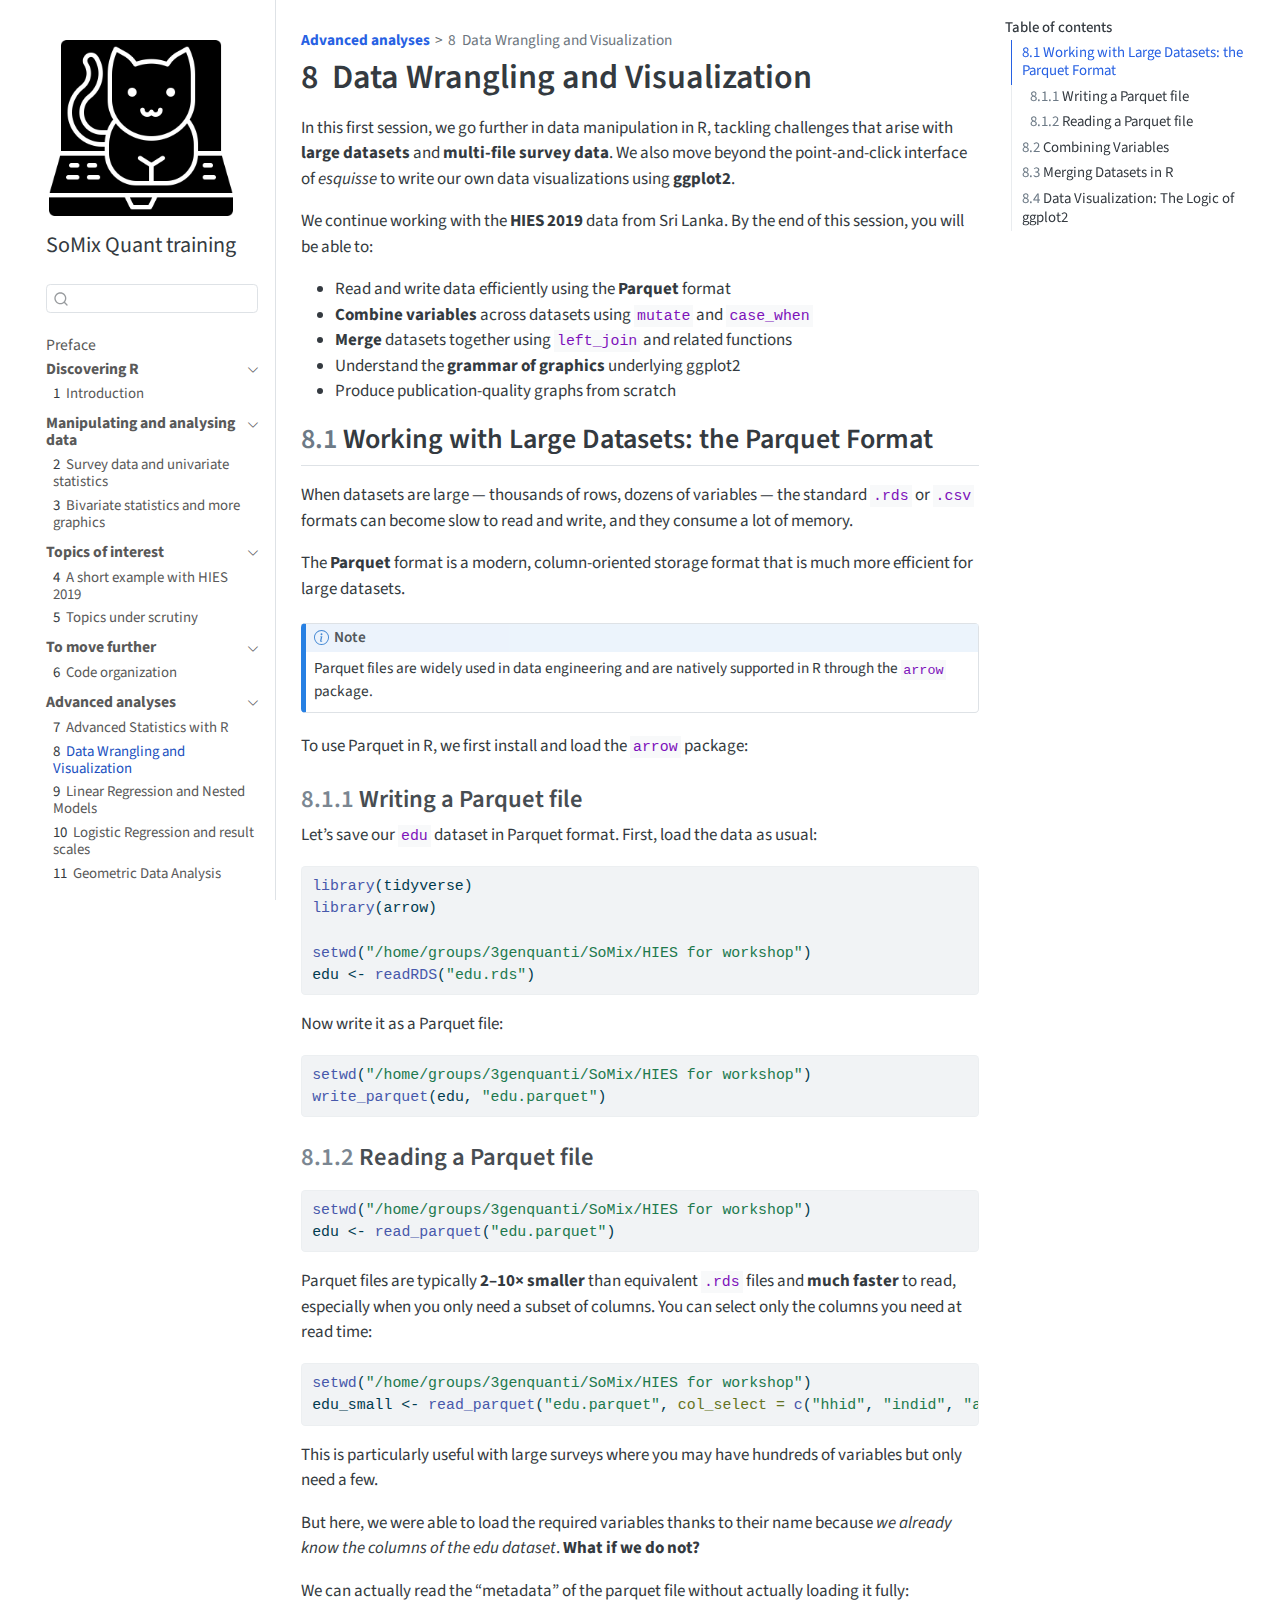
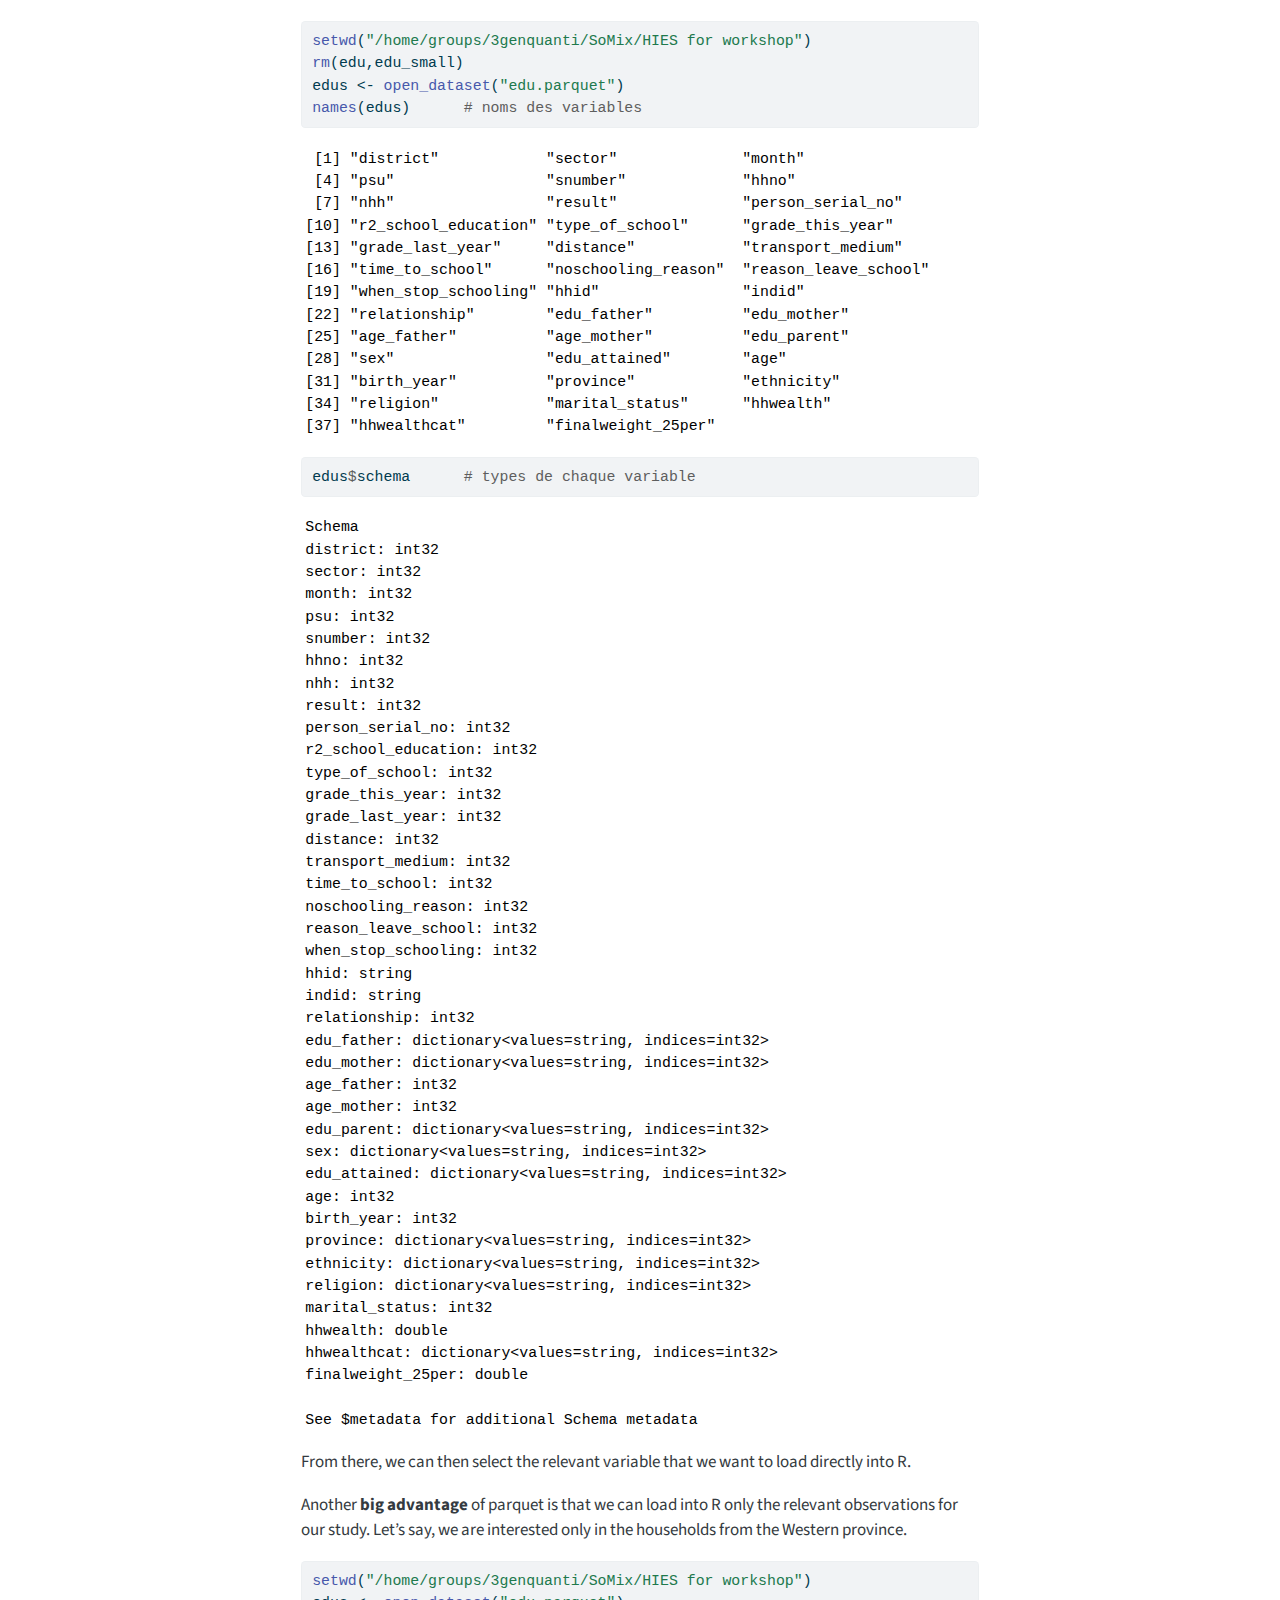
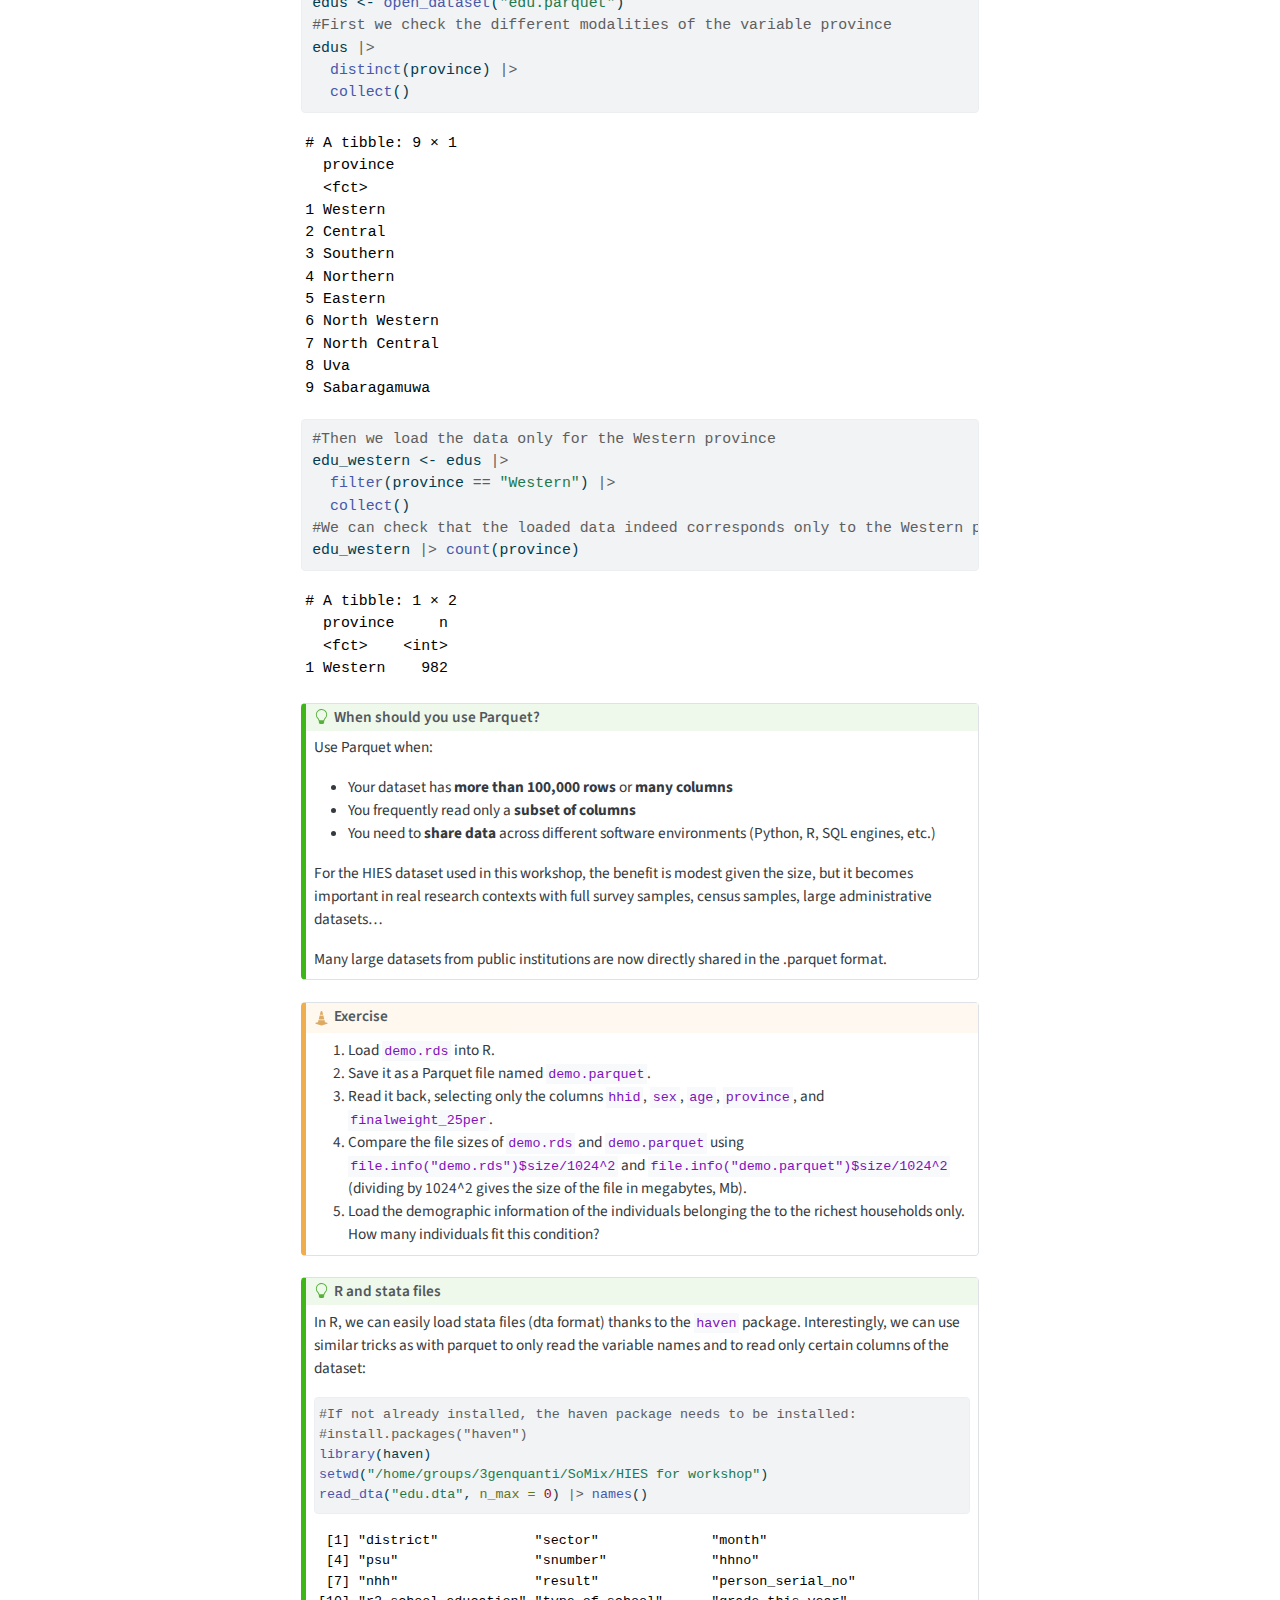
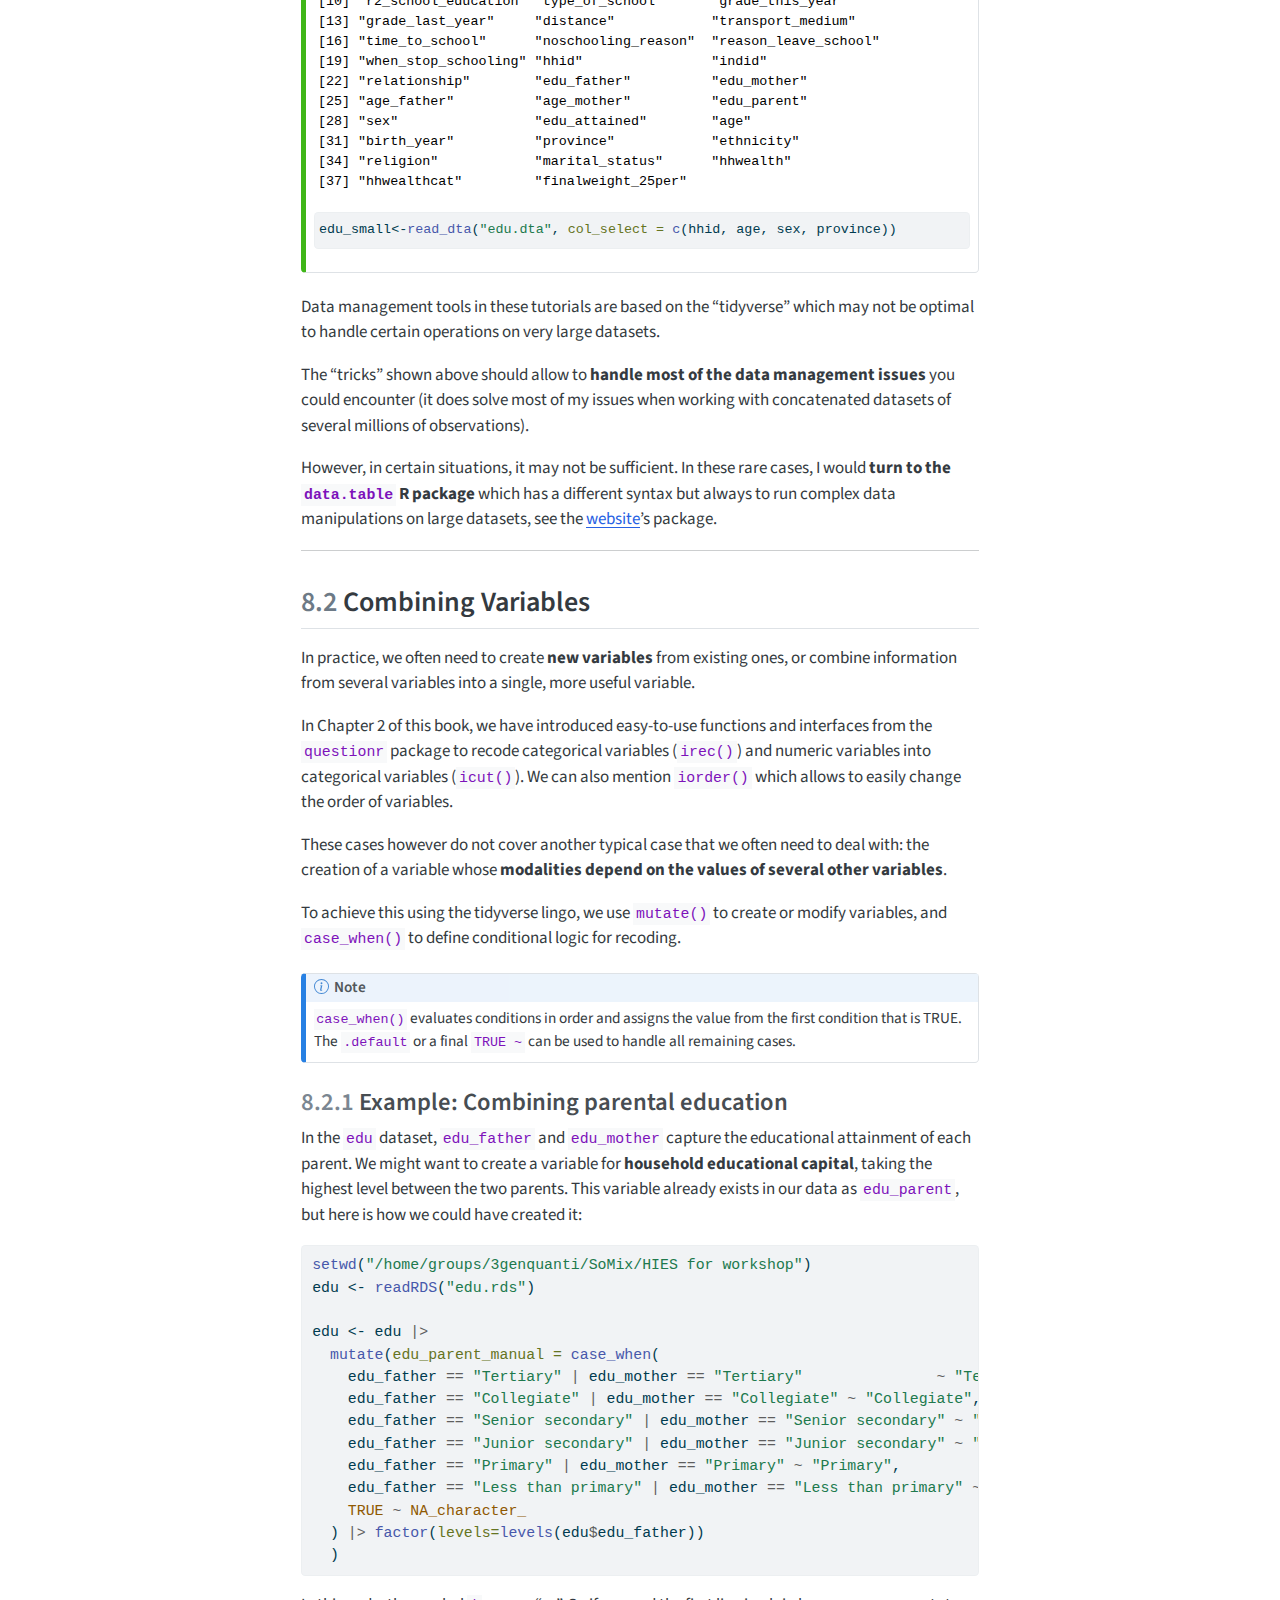
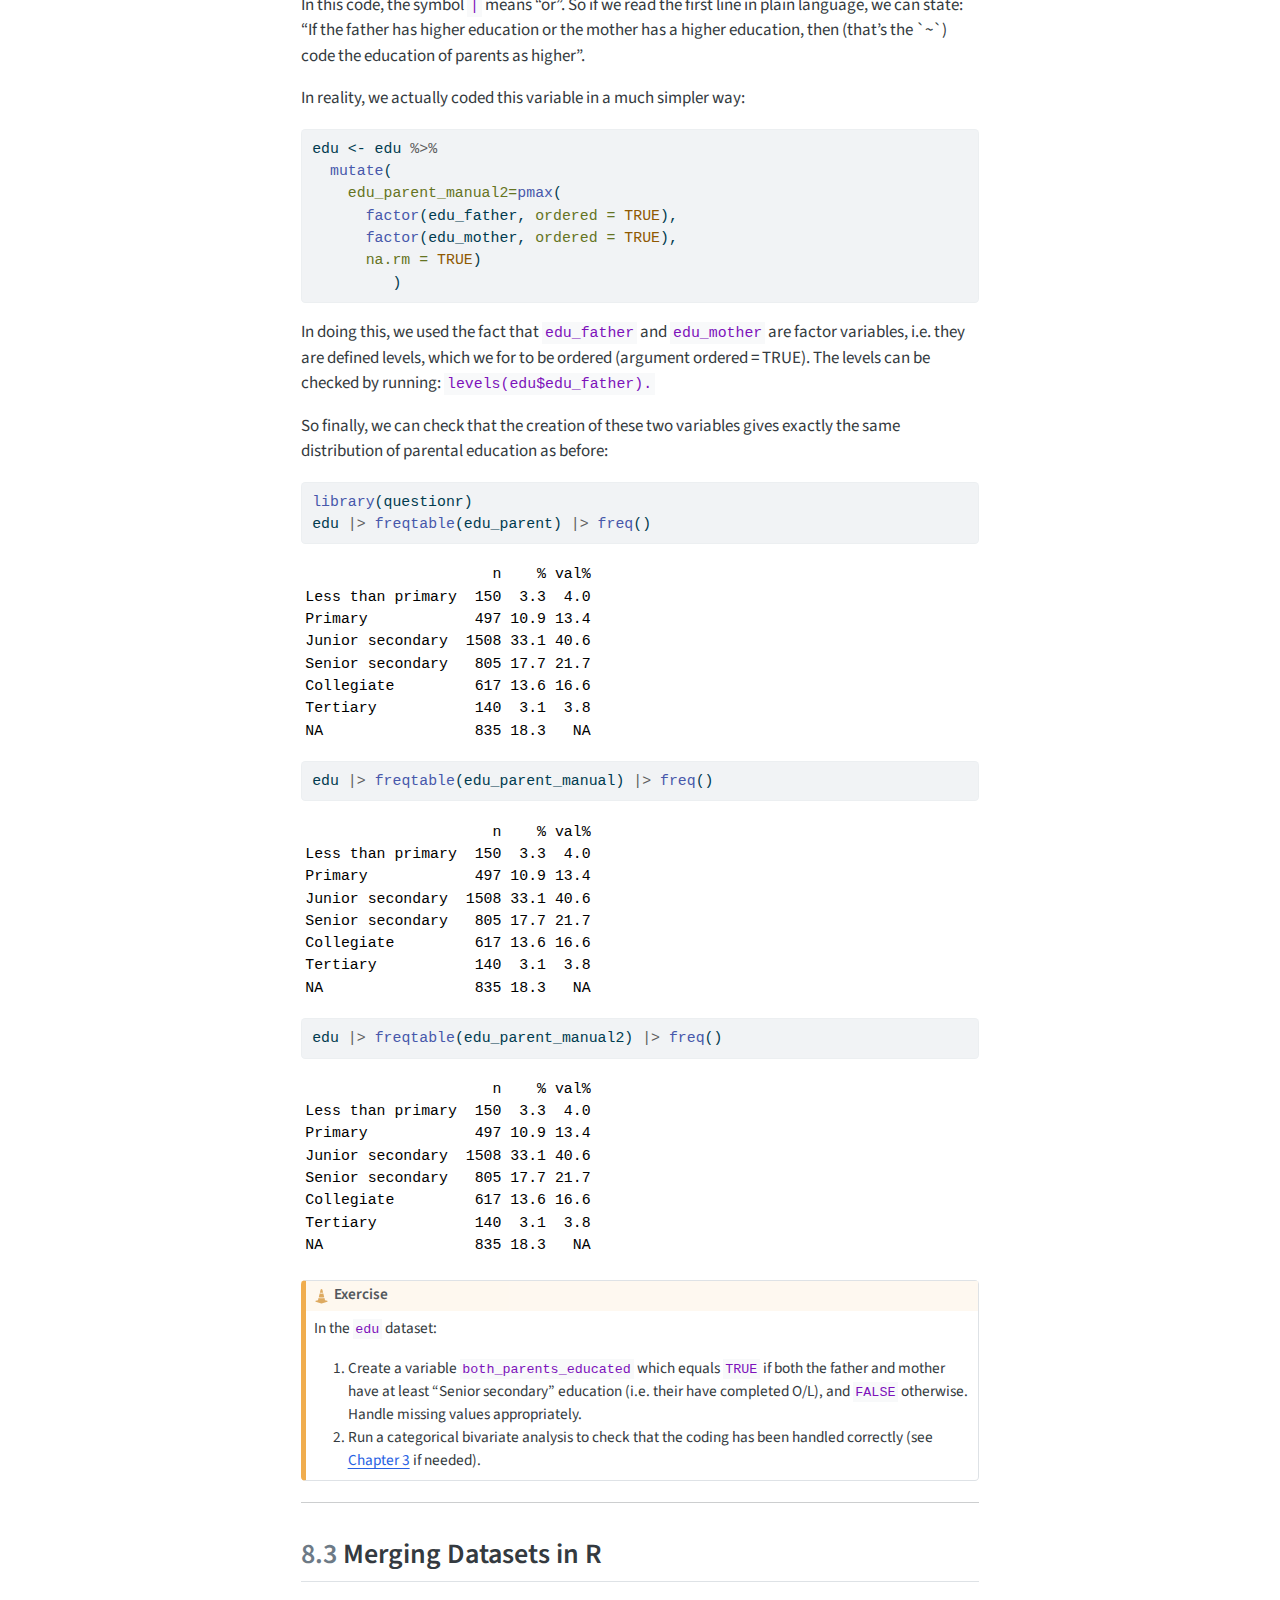
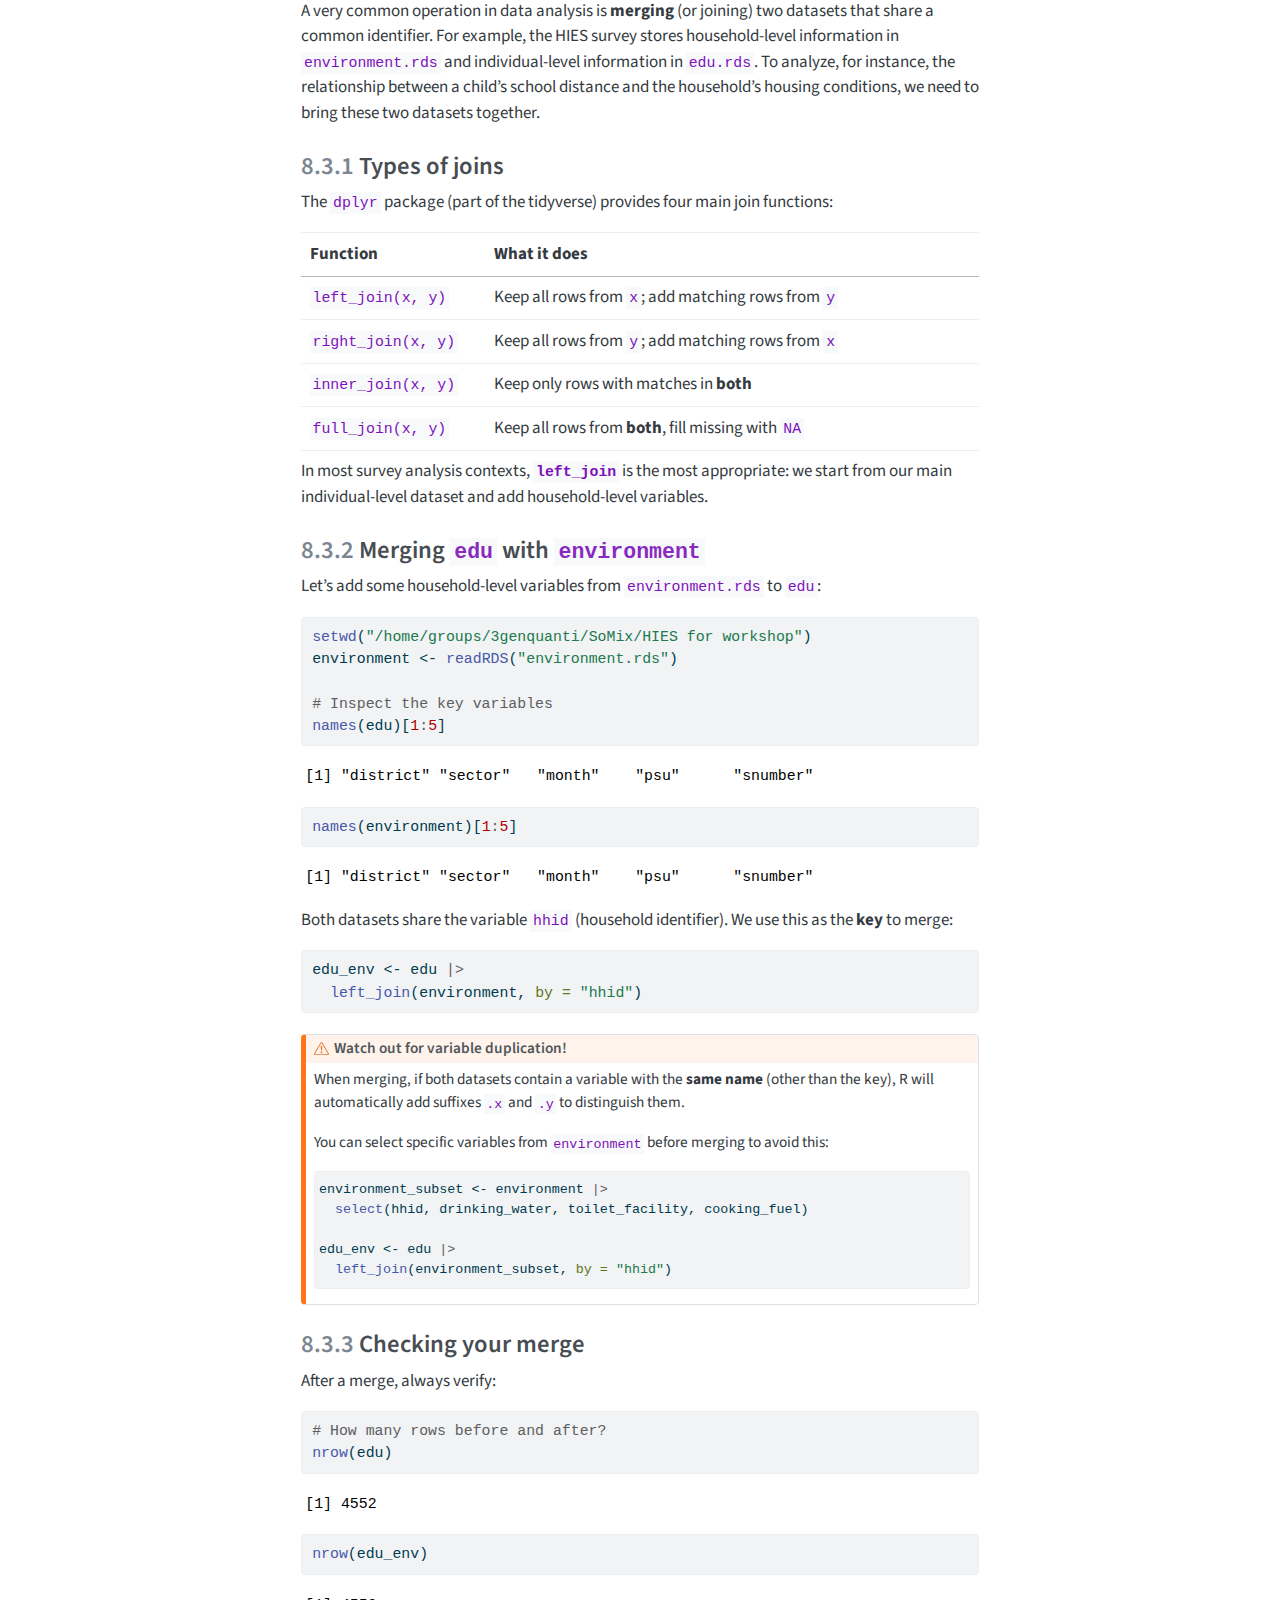
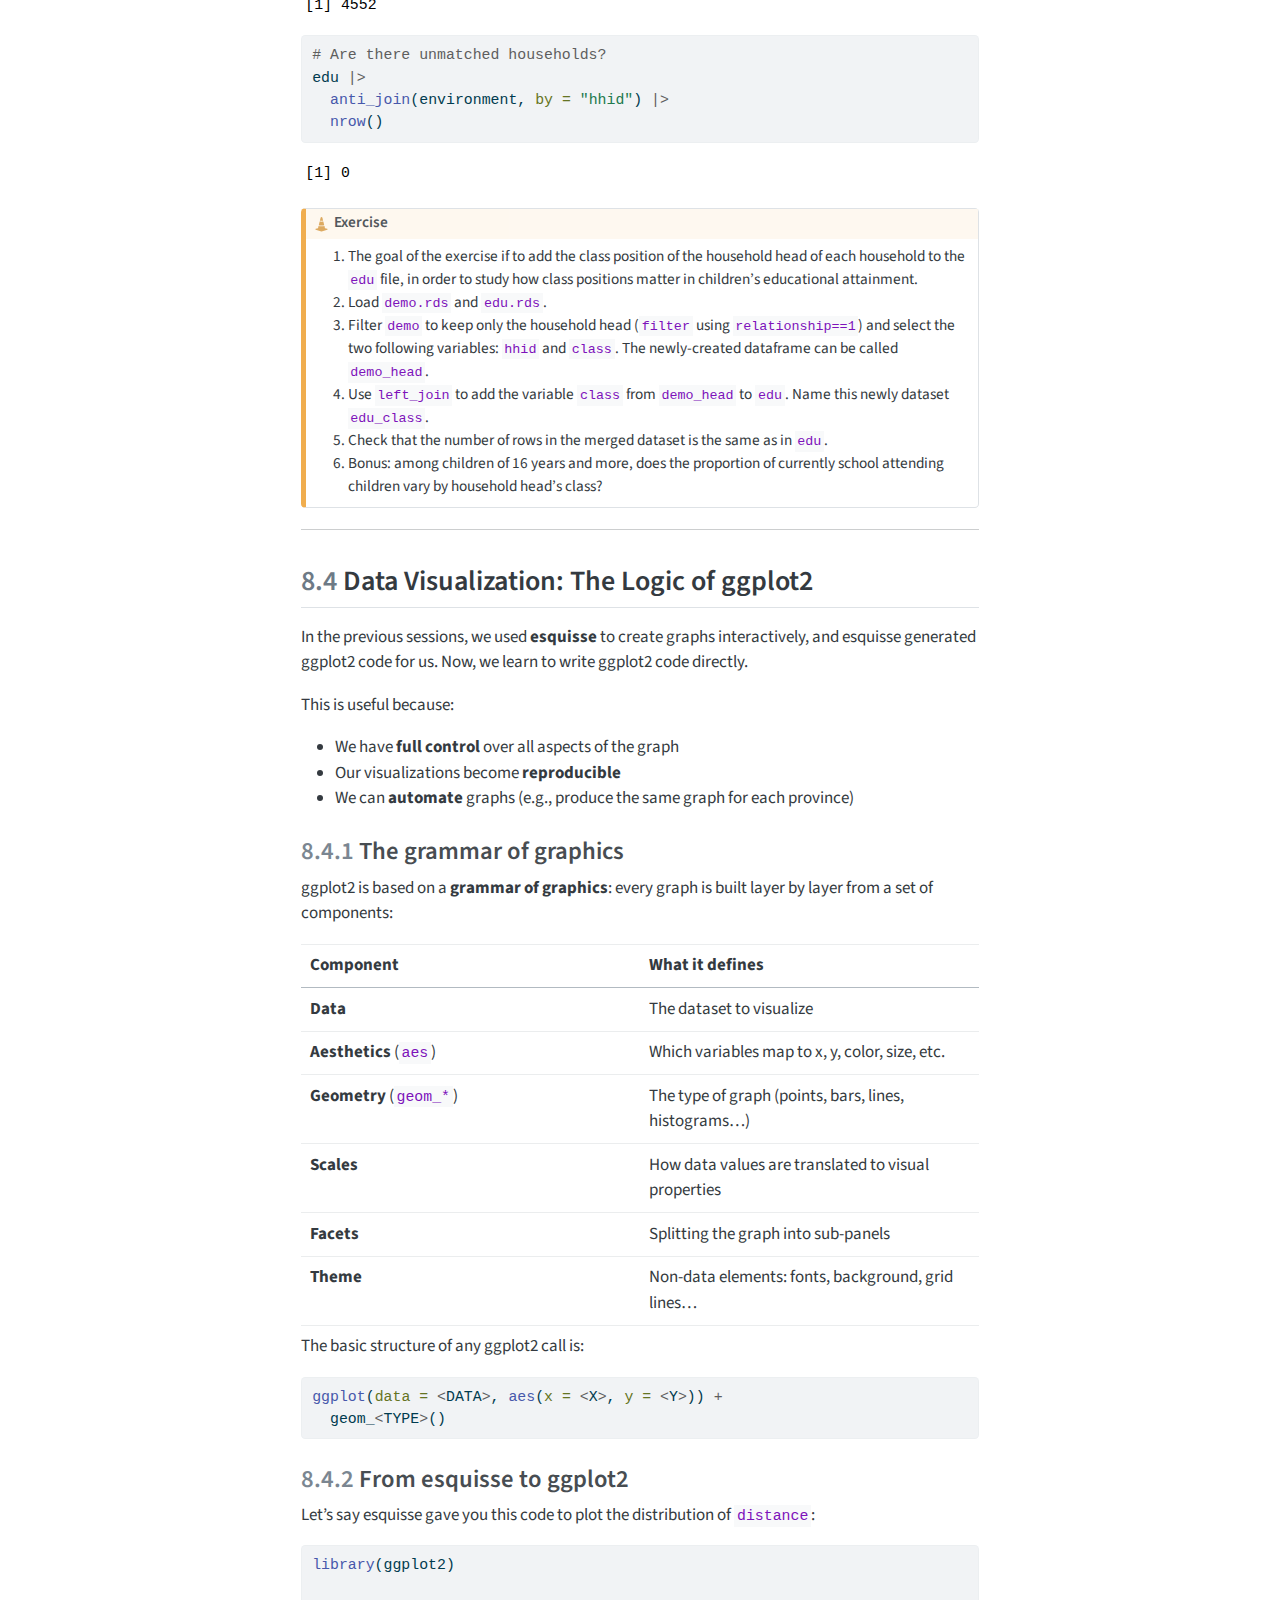
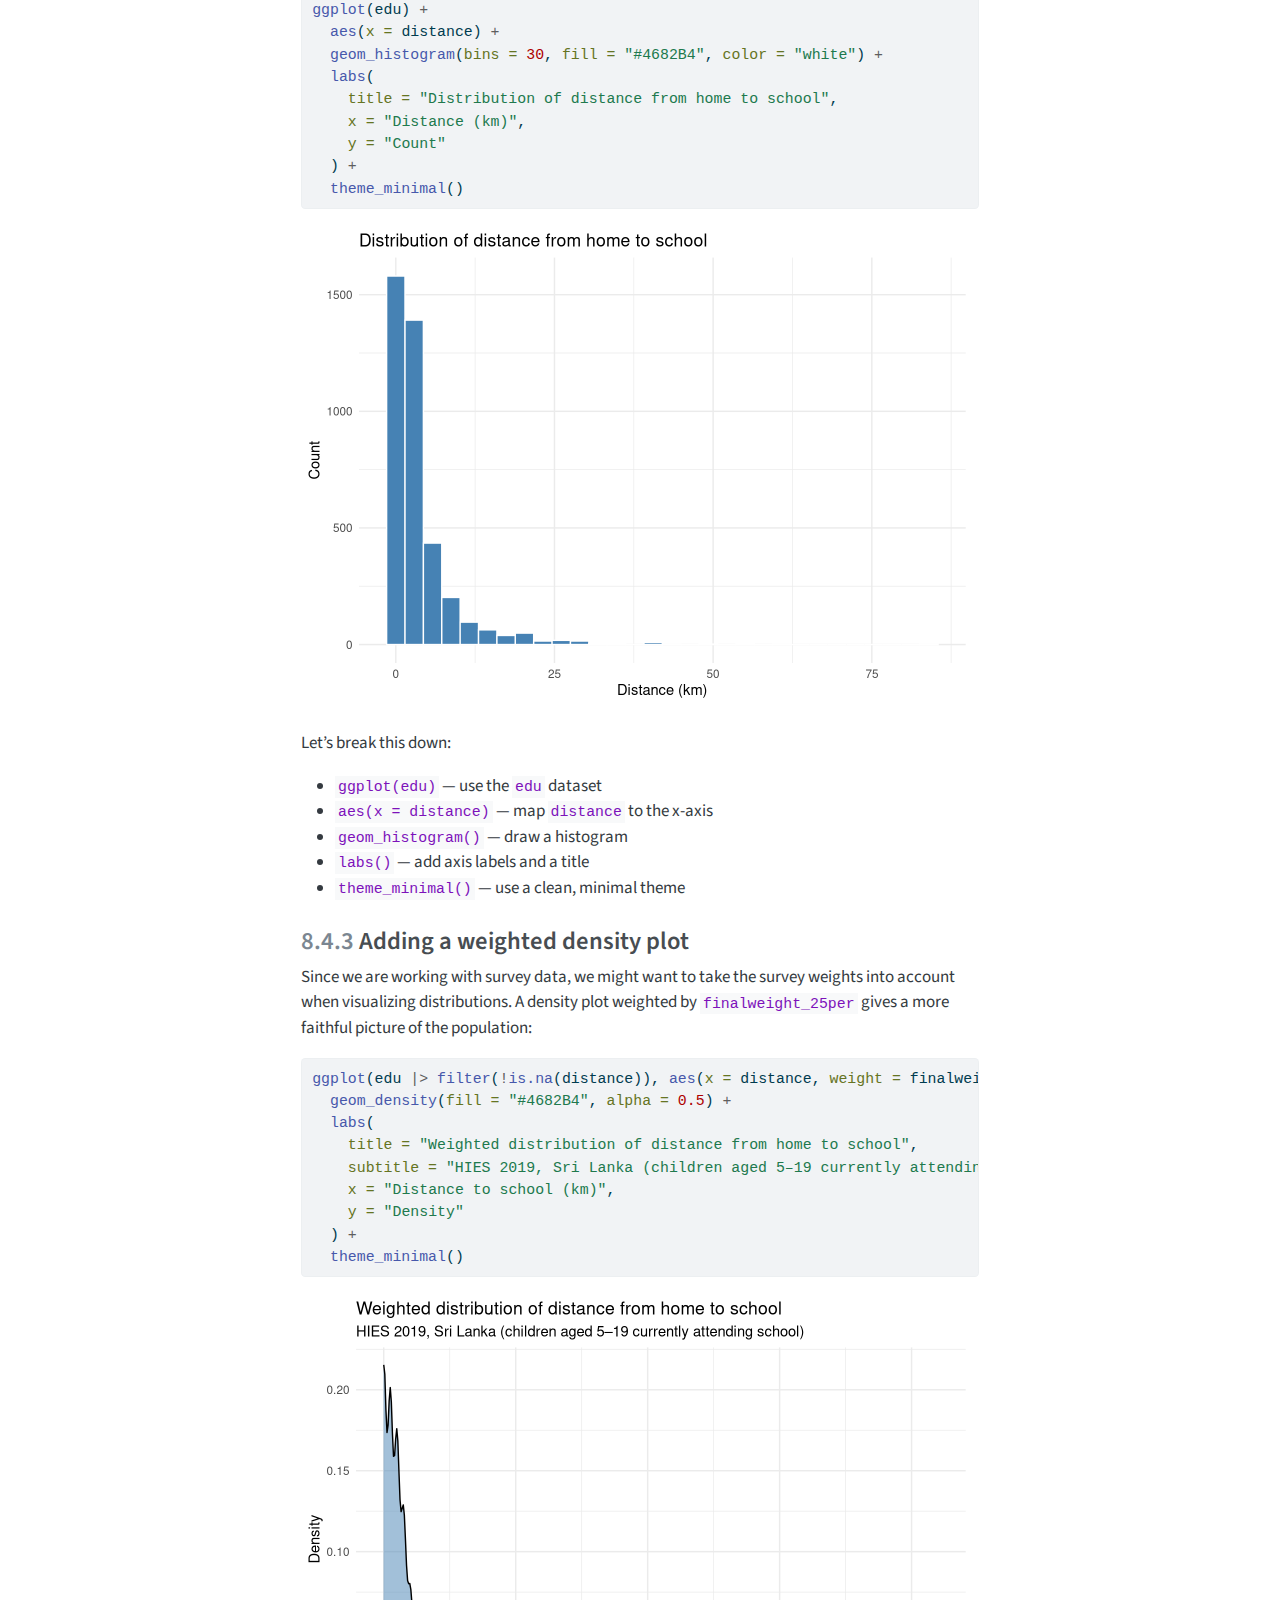
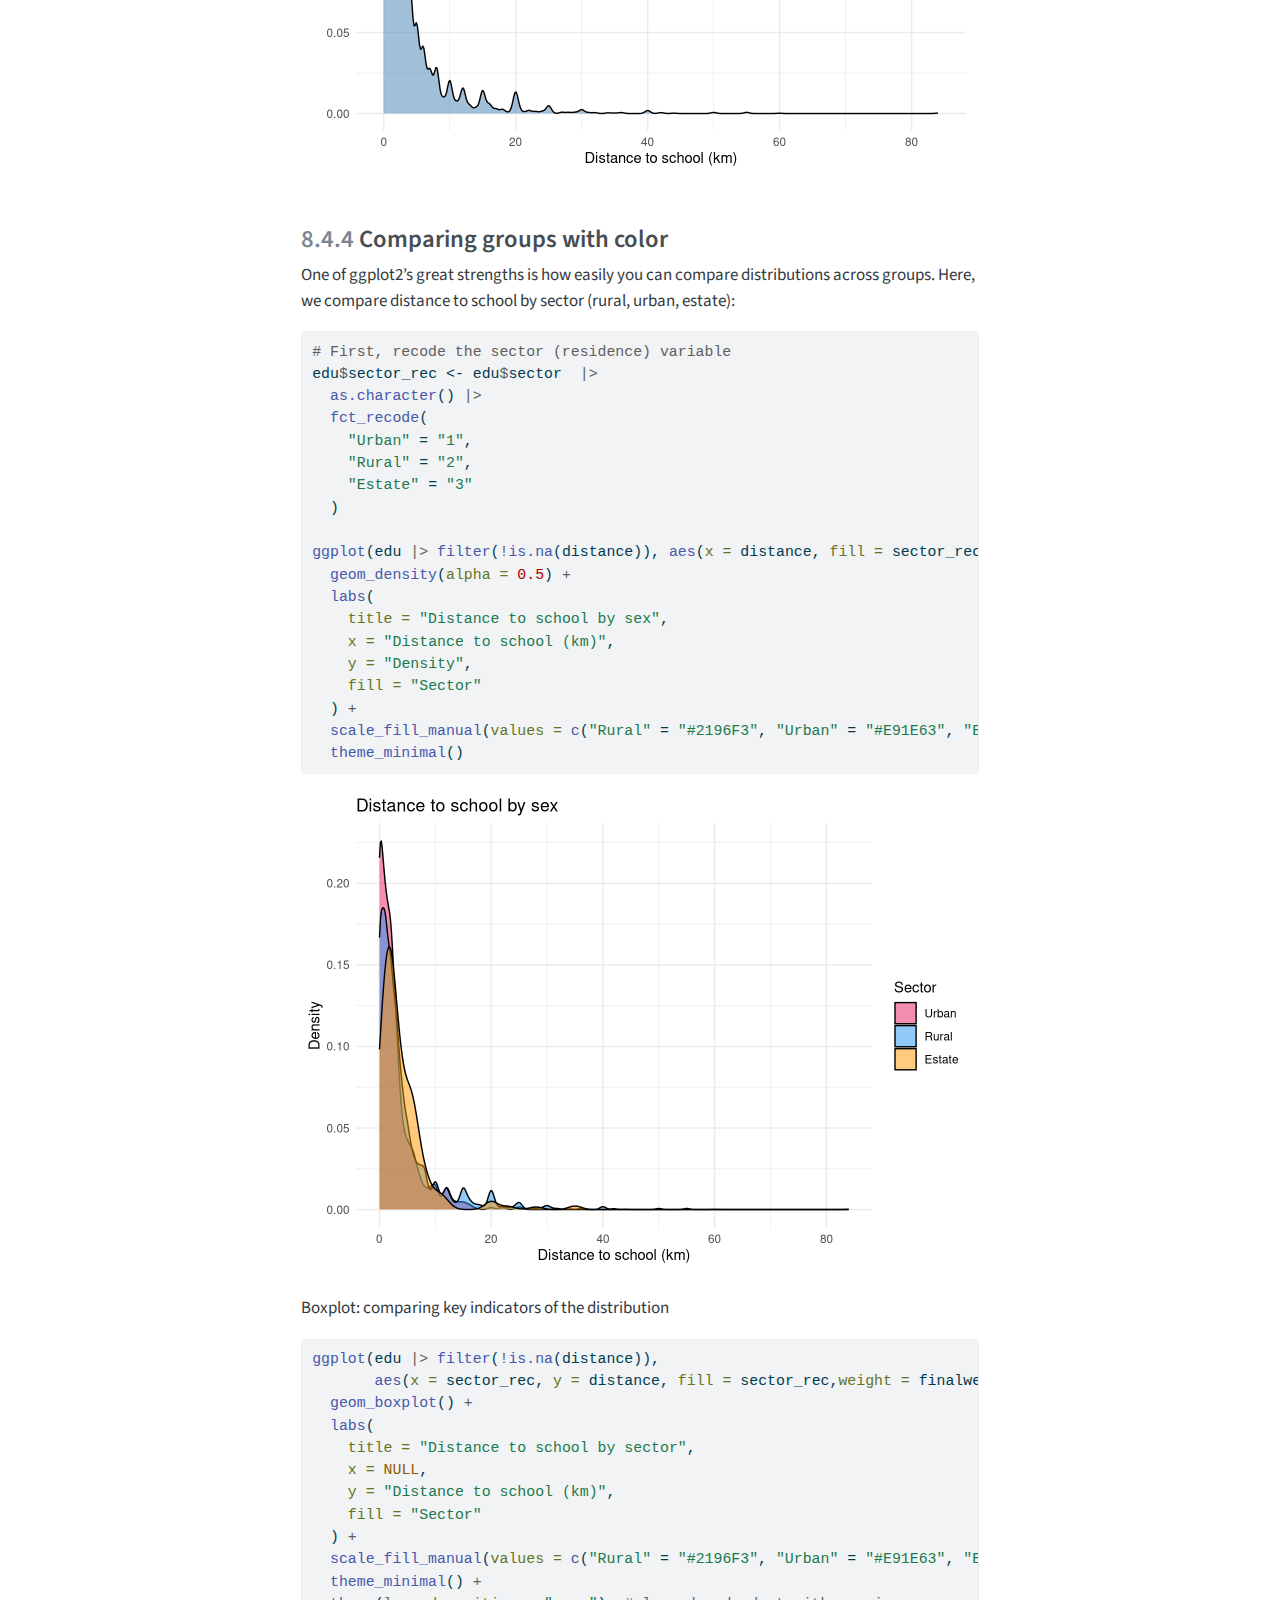
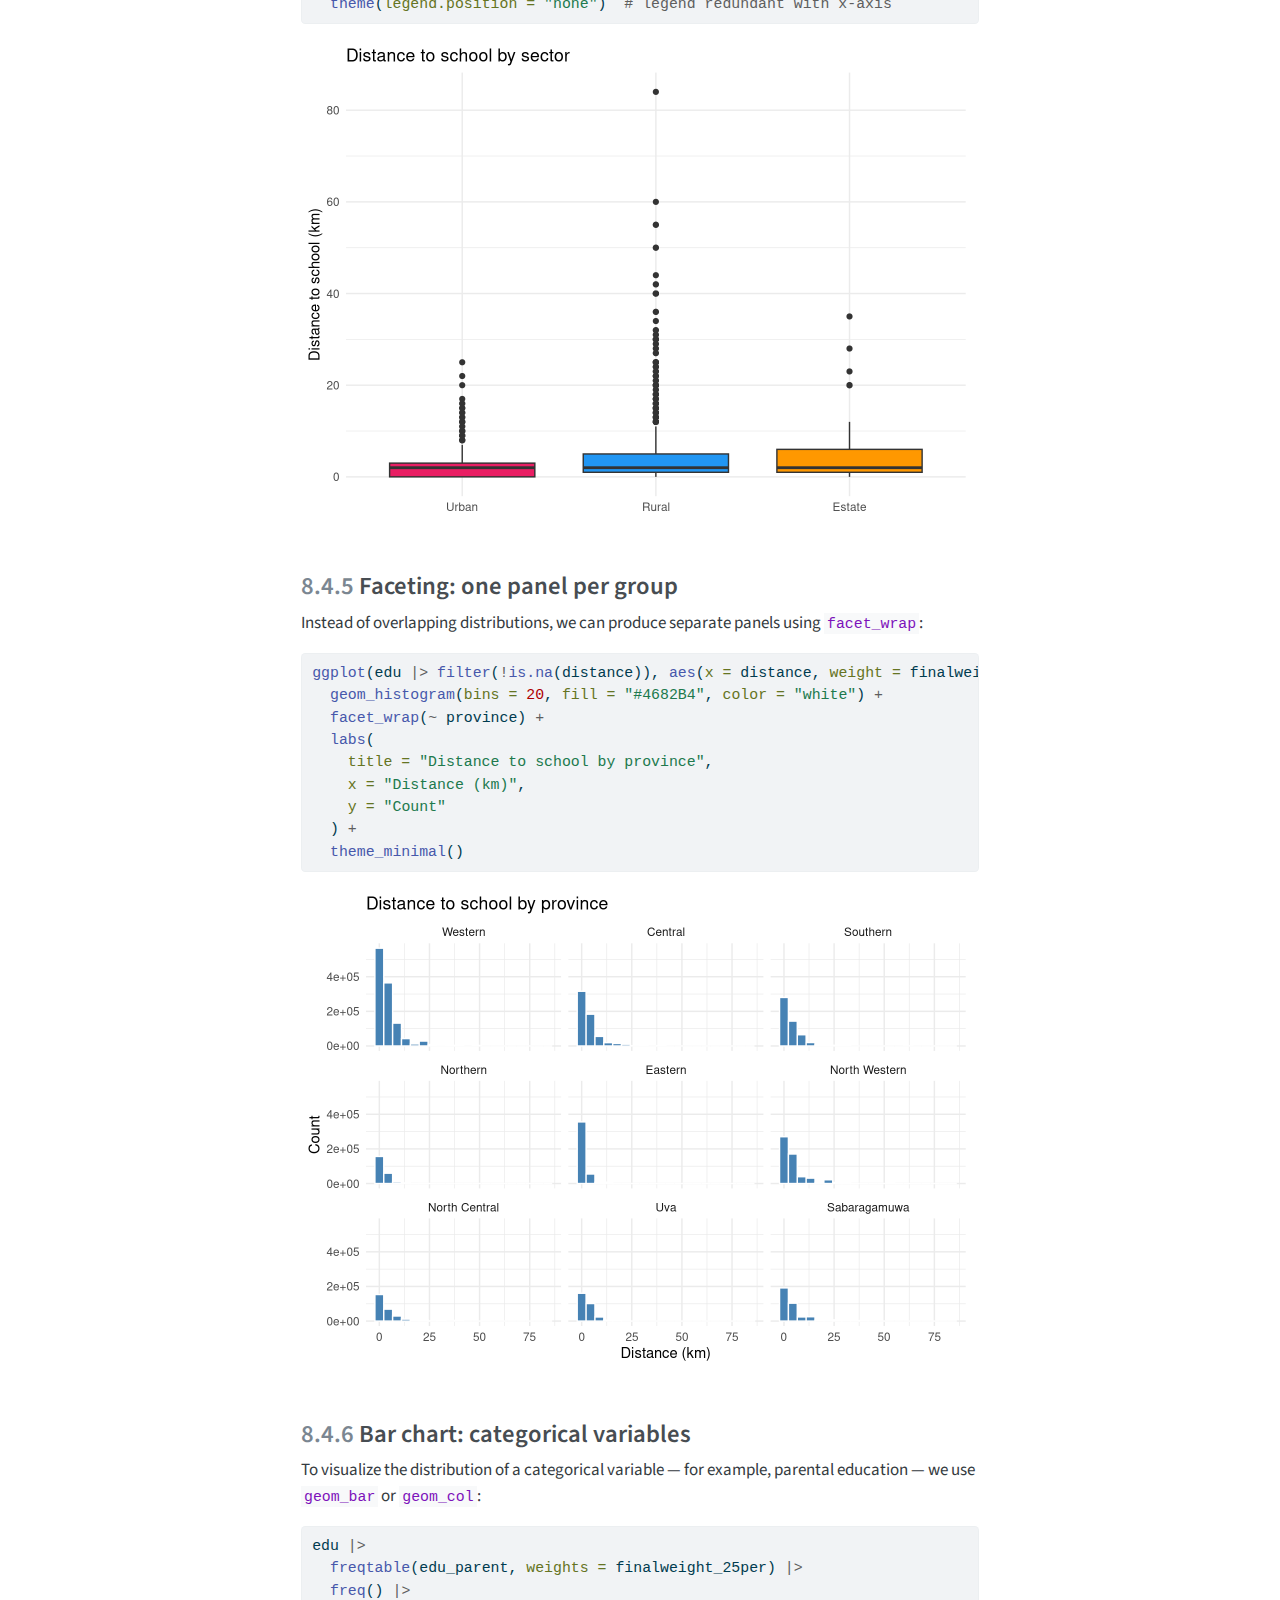
<file: docs/datawrangling.html>
<!DOCTYPE html>
<html xmlns="http://www.w3.org/1999/xhtml" lang="en" xml:lang="en"><head>

<meta charset="utf-8">
<meta name="generator" content="quarto-1.5.57">

<meta name="viewport" content="width=device-width, initial-scale=1.0, user-scalable=yes">


<title>8&nbsp; Data Wrangling and Visualization – SoMix Quant training</title>
<style>
code{white-space: pre-wrap;}
span.smallcaps{font-variant: small-caps;}
div.columns{display: flex; gap: min(4vw, 1.5em);}
div.column{flex: auto; overflow-x: auto;}
div.hanging-indent{margin-left: 1.5em; text-indent: -1.5em;}
ul.task-list{list-style: none;}
ul.task-list li input[type="checkbox"] {
  width: 0.8em;
  margin: 0 0.8em 0.2em -1em; /* quarto-specific, see https://github.com/quarto-dev/quarto-cli/issues/4556 */ 
  vertical-align: middle;
}
/* CSS for syntax highlighting */
pre > code.sourceCode { white-space: pre; position: relative; }
pre > code.sourceCode > span { line-height: 1.25; }
pre > code.sourceCode > span:empty { height: 1.2em; }
.sourceCode { overflow: visible; }
code.sourceCode > span { color: inherit; text-decoration: inherit; }
div.sourceCode { margin: 1em 0; }
pre.sourceCode { margin: 0; }
@media screen {
div.sourceCode { overflow: auto; }
}
@media print {
pre > code.sourceCode { white-space: pre-wrap; }
pre > code.sourceCode > span { display: inline-block; text-indent: -5em; padding-left: 5em; }
}
pre.numberSource code
  { counter-reset: source-line 0; }
pre.numberSource code > span
  { position: relative; left: -4em; counter-increment: source-line; }
pre.numberSource code > span > a:first-child::before
  { content: counter(source-line);
    position: relative; left: -1em; text-align: right; vertical-align: baseline;
    border: none; display: inline-block;
    -webkit-touch-callout: none; -webkit-user-select: none;
    -khtml-user-select: none; -moz-user-select: none;
    -ms-user-select: none; user-select: none;
    padding: 0 4px; width: 4em;
  }
pre.numberSource { margin-left: 3em;  padding-left: 4px; }
div.sourceCode
  {   }
@media screen {
pre > code.sourceCode > span > a:first-child::before { text-decoration: underline; }
}
</style>


<script src="site_libs/quarto-nav/quarto-nav.js"></script>
<script src="site_libs/quarto-nav/headroom.min.js"></script>
<script src="site_libs/clipboard/clipboard.min.js"></script>
<script src="site_libs/quarto-search/autocomplete.umd.js"></script>
<script src="site_libs/quarto-search/fuse.min.js"></script>
<script src="site_libs/quarto-search/quarto-search.js"></script>
<meta name="quarto:offset" content="./">
<link href="./linearreg.html" rel="next">
<link href="./advanced_intro.html" rel="prev">
<link href="./images/icon.png" rel="icon" type="image/png">
<script src="site_libs/quarto-html/quarto.js"></script>
<script src="site_libs/quarto-html/popper.min.js"></script>
<script src="site_libs/quarto-html/tippy.umd.min.js"></script>
<script src="site_libs/quarto-html/anchor.min.js"></script>
<link href="site_libs/quarto-html/tippy.css" rel="stylesheet">
<link href="site_libs/quarto-html/quarto-syntax-highlighting.css" rel="stylesheet" id="quarto-text-highlighting-styles">
<script src="site_libs/bootstrap/bootstrap.min.js"></script>
<link href="site_libs/bootstrap/bootstrap-icons.css" rel="stylesheet">
<link href="site_libs/bootstrap/bootstrap.min.css" rel="stylesheet" id="quarto-bootstrap" data-mode="light">
<script id="quarto-search-options" type="application/json">{
  "location": "sidebar",
  "copy-button": false,
  "collapse-after": 3,
  "panel-placement": "start",
  "type": "textbox",
  "limit": 50,
  "keyboard-shortcut": [
    "f",
    "/",
    "s"
  ],
  "language": {
    "search-no-results-text": "No results",
    "search-matching-documents-text": "matching documents",
    "search-copy-link-title": "Copy link to search",
    "search-hide-matches-text": "Hide additional matches",
    "search-more-match-text": "more match in this document",
    "search-more-matches-text": "more matches in this document",
    "search-clear-button-title": "Clear",
    "search-text-placeholder": "",
    "search-detached-cancel-button-title": "Cancel",
    "search-submit-button-title": "Submit",
    "search-label": "Search"
  }
}</script>


</head>

<body class="nav-sidebar floating">

<div id="quarto-search-results"></div>
  <header id="quarto-header" class="headroom fixed-top">
  <nav class="quarto-secondary-nav">
    <div class="container-fluid d-flex">
      <button type="button" class="quarto-btn-toggle btn" data-bs-toggle="collapse" role="button" data-bs-target=".quarto-sidebar-collapse-item" aria-controls="quarto-sidebar" aria-expanded="false" aria-label="Toggle sidebar navigation" onclick="if (window.quartoToggleHeadroom) { window.quartoToggleHeadroom(); }">
        <i class="bi bi-layout-text-sidebar-reverse"></i>
      </button>
        <nav class="quarto-page-breadcrumbs" aria-label="breadcrumb"><ol class="breadcrumb"><li class="breadcrumb-item"><a href="./advanced_intro.html"><strong>Advanced analyses</strong></a></li><li class="breadcrumb-item"><a href="./datawrangling.html"><span class="chapter-number">8</span>&nbsp; <span class="chapter-title">Data Wrangling and Visualization</span></a></li></ol></nav>
        <a class="flex-grow-1" role="navigation" data-bs-toggle="collapse" data-bs-target=".quarto-sidebar-collapse-item" aria-controls="quarto-sidebar" aria-expanded="false" aria-label="Toggle sidebar navigation" onclick="if (window.quartoToggleHeadroom) { window.quartoToggleHeadroom(); }">      
        </a>
      <button type="button" class="btn quarto-search-button" aria-label="Search" onclick="window.quartoOpenSearch();">
        <i class="bi bi-search"></i>
      </button>
    </div>
  </nav>
</header>
<!-- content -->
<div id="quarto-content" class="quarto-container page-columns page-rows-contents page-layout-article">
<!-- sidebar -->
  <nav id="quarto-sidebar" class="sidebar collapse collapse-horizontal quarto-sidebar-collapse-item sidebar-navigation floating overflow-auto">
    <div class="pt-lg-2 mt-2 text-left sidebar-header sidebar-header-stacked">
      <a href="./index.html" class="sidebar-logo-link">
      <img src="./images/icon.png" alt="" class="sidebar-logo py-0 d-lg-inline d-none">
      </a>
    <div class="sidebar-title mb-0 py-0">
      <a href="./">SoMix Quant training</a> 
    </div>
      </div>
        <div class="mt-2 flex-shrink-0 align-items-center">
        <div class="sidebar-search">
        <div id="quarto-search" class="" title="Search"></div>
        </div>
        </div>
    <div class="sidebar-menu-container"> 
    <ul class="list-unstyled mt-1">
        <li class="sidebar-item">
  <div class="sidebar-item-container"> 
  <a href="./index.html" class="sidebar-item-text sidebar-link">
 <span class="menu-text">Preface</span></a>
  </div>
</li>
        <li class="sidebar-item sidebar-item-section">
      <div class="sidebar-item-container"> 
            <a class="sidebar-item-text sidebar-link text-start" data-bs-toggle="collapse" data-bs-target="#quarto-sidebar-section-1" role="navigation" aria-expanded="true">
 <span class="menu-text"><strong>Discovering R</strong></span></a>
          <a class="sidebar-item-toggle text-start" data-bs-toggle="collapse" data-bs-target="#quarto-sidebar-section-1" role="navigation" aria-expanded="true" aria-label="Toggle section">
            <i class="bi bi-chevron-right ms-2"></i>
          </a> 
      </div>
      <ul id="quarto-sidebar-section-1" class="collapse list-unstyled sidebar-section depth1 show">  
          <li class="sidebar-item">
  <div class="sidebar-item-container"> 
  <a href="./intro.html" class="sidebar-item-text sidebar-link">
 <span class="menu-text"><span class="chapter-number">1</span>&nbsp; <span class="chapter-title">Introduction</span></span></a>
  </div>
</li>
      </ul>
  </li>
        <li class="sidebar-item sidebar-item-section">
      <div class="sidebar-item-container"> 
            <a class="sidebar-item-text sidebar-link text-start" data-bs-toggle="collapse" data-bs-target="#quarto-sidebar-section-2" role="navigation" aria-expanded="true">
 <span class="menu-text"><strong>Manipulating and analysing data</strong></span></a>
          <a class="sidebar-item-toggle text-start" data-bs-toggle="collapse" data-bs-target="#quarto-sidebar-section-2" role="navigation" aria-expanded="true" aria-label="Toggle section">
            <i class="bi bi-chevron-right ms-2"></i>
          </a> 
      </div>
      <ul id="quarto-sidebar-section-2" class="collapse list-unstyled sidebar-section depth1 show">  
          <li class="sidebar-item">
  <div class="sidebar-item-container"> 
  <a href="./statunis.html" class="sidebar-item-text sidebar-link">
 <span class="menu-text"><span class="chapter-number">2</span>&nbsp; <span class="chapter-title">Survey data and univariate statistics</span></span></a>
  </div>
</li>
          <li class="sidebar-item">
  <div class="sidebar-item-container"> 
  <a href="./statbis.html" class="sidebar-item-text sidebar-link">
 <span class="menu-text"><span class="chapter-number">3</span>&nbsp; <span class="chapter-title">Bivariate statistics and more graphics</span></span></a>
  </div>
</li>
      </ul>
  </li>
        <li class="sidebar-item sidebar-item-section">
      <div class="sidebar-item-container"> 
            <a class="sidebar-item-text sidebar-link text-start" data-bs-toggle="collapse" data-bs-target="#quarto-sidebar-section-3" role="navigation" aria-expanded="true">
 <span class="menu-text"><strong>Topics of interest</strong></span></a>
          <a class="sidebar-item-toggle text-start" data-bs-toggle="collapse" data-bs-target="#quarto-sidebar-section-3" role="navigation" aria-expanded="true" aria-label="Toggle section">
            <i class="bi bi-chevron-right ms-2"></i>
          </a> 
      </div>
      <ul id="quarto-sidebar-section-3" class="collapse list-unstyled sidebar-section depth1 show">  
          <li class="sidebar-item">
  <div class="sidebar-item-container"> 
  <a href="./tutorial.html" class="sidebar-item-text sidebar-link">
 <span class="menu-text"><span class="chapter-number">4</span>&nbsp; <span class="chapter-title">A short example with HIES 2019</span></span></a>
  </div>
</li>
          <li class="sidebar-item">
  <div class="sidebar-item-container"> 
  <a href="./topics.html" class="sidebar-item-text sidebar-link">
 <span class="menu-text"><span class="chapter-number">5</span>&nbsp; <span class="chapter-title">Topics under scrutiny</span></span></a>
  </div>
</li>
      </ul>
  </li>
        <li class="sidebar-item sidebar-item-section">
      <div class="sidebar-item-container"> 
            <a class="sidebar-item-text sidebar-link text-start" data-bs-toggle="collapse" data-bs-target="#quarto-sidebar-section-4" role="navigation" aria-expanded="true">
 <span class="menu-text"><strong>To move further</strong></span></a>
          <a class="sidebar-item-toggle text-start" data-bs-toggle="collapse" data-bs-target="#quarto-sidebar-section-4" role="navigation" aria-expanded="true" aria-label="Toggle section">
            <i class="bi bi-chevron-right ms-2"></i>
          </a> 
      </div>
      <ul id="quarto-sidebar-section-4" class="collapse list-unstyled sidebar-section depth1 show">  
          <li class="sidebar-item">
  <div class="sidebar-item-container"> 
  <a href="./syntaxe.html" class="sidebar-item-text sidebar-link">
 <span class="menu-text"><span class="chapter-number">6</span>&nbsp; <span class="chapter-title">Code organization</span></span></a>
  </div>
</li>
      </ul>
  </li>
        <li class="sidebar-item sidebar-item-section">
      <div class="sidebar-item-container"> 
            <a class="sidebar-item-text sidebar-link text-start" data-bs-toggle="collapse" data-bs-target="#quarto-sidebar-section-5" role="navigation" aria-expanded="true">
 <span class="menu-text"><strong>Advanced analyses</strong></span></a>
          <a class="sidebar-item-toggle text-start" data-bs-toggle="collapse" data-bs-target="#quarto-sidebar-section-5" role="navigation" aria-expanded="true" aria-label="Toggle section">
            <i class="bi bi-chevron-right ms-2"></i>
          </a> 
      </div>
      <ul id="quarto-sidebar-section-5" class="collapse list-unstyled sidebar-section depth1 show">  
          <li class="sidebar-item">
  <div class="sidebar-item-container"> 
  <a href="./advanced_intro.html" class="sidebar-item-text sidebar-link">
 <span class="menu-text"><span class="chapter-number">7</span>&nbsp; <span class="chapter-title">Advanced Statistics with R</span></span></a>
  </div>
</li>
          <li class="sidebar-item">
  <div class="sidebar-item-container"> 
  <a href="./datawrangling.html" class="sidebar-item-text sidebar-link active">
 <span class="menu-text"><span class="chapter-number">8</span>&nbsp; <span class="chapter-title">Data Wrangling and Visualization</span></span></a>
  </div>
</li>
          <li class="sidebar-item">
  <div class="sidebar-item-container"> 
  <a href="./linearreg.html" class="sidebar-item-text sidebar-link">
 <span class="menu-text"><span class="chapter-number">9</span>&nbsp; <span class="chapter-title">Linear Regression and Nested Models</span></span></a>
  </div>
</li>
          <li class="sidebar-item">
  <div class="sidebar-item-container"> 
  <a href="./logitreg.html" class="sidebar-item-text sidebar-link">
 <span class="menu-text"><span class="chapter-number">10</span>&nbsp; <span class="chapter-title">Logistic Regression and result scales</span></span></a>
  </div>
</li>
          <li class="sidebar-item">
  <div class="sidebar-item-container"> 
  <a href="./mca.html" class="sidebar-item-text sidebar-link">
 <span class="menu-text"><span class="chapter-number">11</span>&nbsp; <span class="chapter-title">Geometric Data Analysis</span></span></a>
  </div>
</li>
      </ul>
  </li>
    </ul>
    </div>
</nav>
<div id="quarto-sidebar-glass" class="quarto-sidebar-collapse-item" data-bs-toggle="collapse" data-bs-target=".quarto-sidebar-collapse-item"></div>
<!-- margin-sidebar -->
    <div id="quarto-margin-sidebar" class="sidebar margin-sidebar">
        <nav id="TOC" role="doc-toc" class="toc-active">
    <h2 id="toc-title">Table of contents</h2>
   
  <ul>
  <li><a href="#working-with-large-datasets-the-parquet-format" id="toc-working-with-large-datasets-the-parquet-format" class="nav-link active" data-scroll-target="#working-with-large-datasets-the-parquet-format"><span class="header-section-number">8.1</span> Working with Large Datasets: the Parquet Format</a>
  <ul class="collapse">
  <li><a href="#writing-a-parquet-file" id="toc-writing-a-parquet-file" class="nav-link" data-scroll-target="#writing-a-parquet-file"><span class="header-section-number">8.1.1</span> Writing a Parquet file</a></li>
  <li><a href="#reading-a-parquet-file" id="toc-reading-a-parquet-file" class="nav-link" data-scroll-target="#reading-a-parquet-file"><span class="header-section-number">8.1.2</span> Reading a Parquet file</a></li>
  </ul></li>
  <li><a href="#combining-variables" id="toc-combining-variables" class="nav-link" data-scroll-target="#combining-variables"><span class="header-section-number">8.2</span> Combining Variables</a>
  <ul class="collapse">
  <li><a href="#example-combining-parental-education" id="toc-example-combining-parental-education" class="nav-link" data-scroll-target="#example-combining-parental-education"><span class="header-section-number">8.2.1</span> Example: Combining parental education</a></li>
  </ul></li>
  <li><a href="#merging-datasets-in-r" id="toc-merging-datasets-in-r" class="nav-link" data-scroll-target="#merging-datasets-in-r"><span class="header-section-number">8.3</span> Merging Datasets in R</a>
  <ul class="collapse">
  <li><a href="#types-of-joins" id="toc-types-of-joins" class="nav-link" data-scroll-target="#types-of-joins"><span class="header-section-number">8.3.1</span> Types of joins</a></li>
  <li><a href="#merging-edu-with-environment" id="toc-merging-edu-with-environment" class="nav-link" data-scroll-target="#merging-edu-with-environment"><span class="header-section-number">8.3.2</span> Merging <code>edu</code> with <code>environment</code></a></li>
  <li><a href="#checking-your-merge" id="toc-checking-your-merge" class="nav-link" data-scroll-target="#checking-your-merge"><span class="header-section-number">8.3.3</span> Checking your merge</a></li>
  </ul></li>
  <li><a href="#data-visualization-the-logic-of-ggplot2" id="toc-data-visualization-the-logic-of-ggplot2" class="nav-link" data-scroll-target="#data-visualization-the-logic-of-ggplot2"><span class="header-section-number">8.4</span> Data Visualization: The Logic of ggplot2</a>
  <ul class="collapse">
  <li><a href="#the-grammar-of-graphics" id="toc-the-grammar-of-graphics" class="nav-link" data-scroll-target="#the-grammar-of-graphics"><span class="header-section-number">8.4.1</span> The grammar of graphics</a></li>
  <li><a href="#from-esquisse-to-ggplot2" id="toc-from-esquisse-to-ggplot2" class="nav-link" data-scroll-target="#from-esquisse-to-ggplot2"><span class="header-section-number">8.4.2</span> From esquisse to ggplot2</a></li>
  <li><a href="#adding-a-weighted-density-plot" id="toc-adding-a-weighted-density-plot" class="nav-link" data-scroll-target="#adding-a-weighted-density-plot"><span class="header-section-number">8.4.3</span> Adding a weighted density plot</a></li>
  <li><a href="#comparing-groups-with-color" id="toc-comparing-groups-with-color" class="nav-link" data-scroll-target="#comparing-groups-with-color"><span class="header-section-number">8.4.4</span> Comparing groups with color</a></li>
  <li><a href="#faceting-one-panel-per-group" id="toc-faceting-one-panel-per-group" class="nav-link" data-scroll-target="#faceting-one-panel-per-group"><span class="header-section-number">8.4.5</span> Faceting: one panel per group</a></li>
  <li><a href="#bar-chart-categorical-variables" id="toc-bar-chart-categorical-variables" class="nav-link" data-scroll-target="#bar-chart-categorical-variables"><span class="header-section-number">8.4.6</span> Bar chart: categorical variables</a></li>
  </ul></li>
  </ul>
</nav>
    </div>
<!-- main -->
<main class="content" id="quarto-document-content">

<header id="title-block-header" class="quarto-title-block default"><nav class="quarto-page-breadcrumbs quarto-title-breadcrumbs d-none d-lg-block" aria-label="breadcrumb"><ol class="breadcrumb"><li class="breadcrumb-item"><a href="./advanced_intro.html"><strong>Advanced analyses</strong></a></li><li class="breadcrumb-item"><a href="./datawrangling.html"><span class="chapter-number">8</span>&nbsp; <span class="chapter-title">Data Wrangling and Visualization</span></a></li></ol></nav>
<div class="quarto-title">
<h1 class="title"><span id="sec-session1" class="quarto-section-identifier"><span class="chapter-number">8</span>&nbsp; <span class="chapter-title">Data Wrangling and Visualization</span></span></h1>
</div>



<div class="quarto-title-meta">

    
  
    
  </div>
  


</header>


<p>In this first session, we go further in data manipulation in R, tackling challenges that arise with <strong>large datasets</strong> and <strong>multi-file survey data</strong>. We also move beyond the point-and-click interface of <em>esquisse</em> to write our own data visualizations using <strong>ggplot2</strong>.</p>
<p>We continue working with the <strong>HIES 2019</strong> data from Sri Lanka. By the end of this session, you will be able to:</p>
<ul>
<li>Read and write data efficiently using the <strong>Parquet</strong> format</li>
<li><strong>Combine variables</strong> across datasets using <code>mutate</code> and <code>case_when</code></li>
<li><strong>Merge</strong> datasets together using <code>left_join</code> and related functions</li>
<li>Understand the <strong>grammar of graphics</strong> underlying ggplot2</li>
<li>Produce publication-quality graphs from scratch</li>
</ul>
<section id="working-with-large-datasets-the-parquet-format" class="level2" data-number="8.1">
<h2 data-number="8.1" class="anchored" data-anchor-id="working-with-large-datasets-the-parquet-format"><span class="header-section-number">8.1</span> Working with Large Datasets: the Parquet Format</h2>
<p>When datasets are large — thousands of rows, dozens of variables — the standard <code>.rds</code> or <code>.csv</code> formats can become slow to read and write, and they consume a lot of memory.</p>
<p>The <strong>Parquet</strong> format is a modern, column-oriented storage format that is much more efficient for large datasets.</p>
<div class="callout callout-style-default callout-note callout-titled">
<div class="callout-header d-flex align-content-center">
<div class="callout-icon-container">
<i class="callout-icon"></i>
</div>
<div class="callout-title-container flex-fill">
Note
</div>
</div>
<div class="callout-body-container callout-body">
<p>Parquet files are widely used in data engineering and are natively supported in R through the <code>arrow</code> package.</p>
</div>
</div>
<p>To use Parquet in R, we first install and load the <code>arrow</code> package:</p>
<section id="writing-a-parquet-file" class="level3" data-number="8.1.1">
<h3 data-number="8.1.1" class="anchored" data-anchor-id="writing-a-parquet-file"><span class="header-section-number">8.1.1</span> Writing a Parquet file</h3>
<p>Let’s save our <code>edu</code> dataset in Parquet format. First, load the data as usual:</p>
<div class="cell">
<div class="sourceCode cell-code" id="cb1"><pre class="sourceCode r code-with-copy"><code class="sourceCode r"><span id="cb1-1"><a href="#cb1-1" aria-hidden="true" tabindex="-1"></a><span class="fu">library</span>(tidyverse)</span>
<span id="cb1-2"><a href="#cb1-2" aria-hidden="true" tabindex="-1"></a><span class="fu">library</span>(arrow)</span>
<span id="cb1-3"><a href="#cb1-3" aria-hidden="true" tabindex="-1"></a></span>
<span id="cb1-4"><a href="#cb1-4" aria-hidden="true" tabindex="-1"></a><span class="fu">setwd</span>(<span class="st">"/home/groups/3genquanti/SoMix/HIES for workshop"</span>)</span>
<span id="cb1-5"><a href="#cb1-5" aria-hidden="true" tabindex="-1"></a>edu <span class="ot">&lt;-</span> <span class="fu">readRDS</span>(<span class="st">"edu.rds"</span>)</span></code><button title="Copy to Clipboard" class="code-copy-button"><i class="bi"></i></button></pre></div>
</div>
<p>Now write it as a Parquet file:</p>
<div class="cell">
<div class="sourceCode cell-code" id="cb2"><pre class="sourceCode r code-with-copy"><code class="sourceCode r"><span id="cb2-1"><a href="#cb2-1" aria-hidden="true" tabindex="-1"></a><span class="fu">setwd</span>(<span class="st">"/home/groups/3genquanti/SoMix/HIES for workshop"</span>)</span>
<span id="cb2-2"><a href="#cb2-2" aria-hidden="true" tabindex="-1"></a><span class="fu">write_parquet</span>(edu, <span class="st">"edu.parquet"</span>)</span></code><button title="Copy to Clipboard" class="code-copy-button"><i class="bi"></i></button></pre></div>
</div>
</section>
<section id="reading-a-parquet-file" class="level3" data-number="8.1.2">
<h3 data-number="8.1.2" class="anchored" data-anchor-id="reading-a-parquet-file"><span class="header-section-number">8.1.2</span> Reading a Parquet file</h3>
<div class="cell">
<div class="sourceCode cell-code" id="cb3"><pre class="sourceCode r code-with-copy"><code class="sourceCode r"><span id="cb3-1"><a href="#cb3-1" aria-hidden="true" tabindex="-1"></a><span class="fu">setwd</span>(<span class="st">"/home/groups/3genquanti/SoMix/HIES for workshop"</span>)</span>
<span id="cb3-2"><a href="#cb3-2" aria-hidden="true" tabindex="-1"></a>edu <span class="ot">&lt;-</span> <span class="fu">read_parquet</span>(<span class="st">"edu.parquet"</span>)</span></code><button title="Copy to Clipboard" class="code-copy-button"><i class="bi"></i></button></pre></div>
</div>
<p>Parquet files are typically <strong>2–10× smaller</strong> than equivalent <code>.rds</code> files and <strong>much faster</strong> to read, especially when you only need a subset of columns. You can select only the columns you need at read time:</p>
<div class="cell">
<div class="sourceCode cell-code" id="cb4"><pre class="sourceCode r code-with-copy"><code class="sourceCode r"><span id="cb4-1"><a href="#cb4-1" aria-hidden="true" tabindex="-1"></a><span class="fu">setwd</span>(<span class="st">"/home/groups/3genquanti/SoMix/HIES for workshop"</span>)</span>
<span id="cb4-2"><a href="#cb4-2" aria-hidden="true" tabindex="-1"></a>edu_small <span class="ot">&lt;-</span> <span class="fu">read_parquet</span>(<span class="st">"edu.parquet"</span>, <span class="at">col_select =</span> <span class="fu">c</span>(<span class="st">"hhid"</span>, <span class="st">"indid"</span>, <span class="st">"age"</span>, <span class="st">"sex"</span>, <span class="st">"distance"</span>, <span class="st">"finalweight_25per"</span>))</span></code><button title="Copy to Clipboard" class="code-copy-button"><i class="bi"></i></button></pre></div>
</div>
<p>This is particularly useful with large surveys where you may have hundreds of variables but only need a few.</p>
<p>But here, we were able to load the required variables thanks to their name because <em>we already know the columns of the edu dataset</em>. <strong>What if we do not?</strong></p>
<p>We can actually read the “metadata” of the parquet file without actually loading it fully:</p>
<div class="cell">
<div class="sourceCode cell-code" id="cb5"><pre class="sourceCode r code-with-copy"><code class="sourceCode r"><span id="cb5-1"><a href="#cb5-1" aria-hidden="true" tabindex="-1"></a><span class="fu">setwd</span>(<span class="st">"/home/groups/3genquanti/SoMix/HIES for workshop"</span>)</span>
<span id="cb5-2"><a href="#cb5-2" aria-hidden="true" tabindex="-1"></a><span class="fu">rm</span>(edu,edu_small)</span>
<span id="cb5-3"><a href="#cb5-3" aria-hidden="true" tabindex="-1"></a>edus <span class="ot">&lt;-</span> <span class="fu">open_dataset</span>(<span class="st">"edu.parquet"</span>)</span>
<span id="cb5-4"><a href="#cb5-4" aria-hidden="true" tabindex="-1"></a><span class="fu">names</span>(edus)      <span class="co"># noms des variables</span></span></code><button title="Copy to Clipboard" class="code-copy-button"><i class="bi"></i></button></pre></div>
<div class="cell-output cell-output-stdout">
<pre><code> [1] "district"            "sector"              "month"              
 [4] "psu"                 "snumber"             "hhno"               
 [7] "nhh"                 "result"              "person_serial_no"   
[10] "r2_school_education" "type_of_school"      "grade_this_year"    
[13] "grade_last_year"     "distance"            "transport_medium"   
[16] "time_to_school"      "noschooling_reason"  "reason_leave_school"
[19] "when_stop_schooling" "hhid"                "indid"              
[22] "relationship"        "edu_father"          "edu_mother"         
[25] "age_father"          "age_mother"          "edu_parent"         
[28] "sex"                 "edu_attained"        "age"                
[31] "birth_year"          "province"            "ethnicity"          
[34] "religion"            "marital_status"      "hhwealth"           
[37] "hhwealthcat"         "finalweight_25per"  </code></pre>
</div>
<div class="sourceCode cell-code" id="cb7"><pre class="sourceCode r code-with-copy"><code class="sourceCode r"><span id="cb7-1"><a href="#cb7-1" aria-hidden="true" tabindex="-1"></a>edus<span class="sc">$</span>schema      <span class="co"># types de chaque variable</span></span></code><button title="Copy to Clipboard" class="code-copy-button"><i class="bi"></i></button></pre></div>
<div class="cell-output cell-output-stdout">
<pre><code>Schema
district: int32
sector: int32
month: int32
psu: int32
snumber: int32
hhno: int32
nhh: int32
result: int32
person_serial_no: int32
r2_school_education: int32
type_of_school: int32
grade_this_year: int32
grade_last_year: int32
distance: int32
transport_medium: int32
time_to_school: int32
noschooling_reason: int32
reason_leave_school: int32
when_stop_schooling: int32
hhid: string
indid: string
relationship: int32
edu_father: dictionary&lt;values=string, indices=int32&gt;
edu_mother: dictionary&lt;values=string, indices=int32&gt;
age_father: int32
age_mother: int32
edu_parent: dictionary&lt;values=string, indices=int32&gt;
sex: dictionary&lt;values=string, indices=int32&gt;
edu_attained: dictionary&lt;values=string, indices=int32&gt;
age: int32
birth_year: int32
province: dictionary&lt;values=string, indices=int32&gt;
ethnicity: dictionary&lt;values=string, indices=int32&gt;
religion: dictionary&lt;values=string, indices=int32&gt;
marital_status: int32
hhwealth: double
hhwealthcat: dictionary&lt;values=string, indices=int32&gt;
finalweight_25per: double

See $metadata for additional Schema metadata</code></pre>
</div>
</div>
<p>From there, we can then select the relevant variable that we want to load directly into R.</p>
<p>Another <strong>big advantage</strong> of parquet is that we can load into R only the relevant observations for our study. Let’s say, we are interested only in the households from the Western province.</p>
<div class="cell">
<div class="sourceCode cell-code" id="cb9"><pre class="sourceCode r code-with-copy"><code class="sourceCode r"><span id="cb9-1"><a href="#cb9-1" aria-hidden="true" tabindex="-1"></a><span class="fu">setwd</span>(<span class="st">"/home/groups/3genquanti/SoMix/HIES for workshop"</span>)</span>
<span id="cb9-2"><a href="#cb9-2" aria-hidden="true" tabindex="-1"></a>edus <span class="ot">&lt;-</span> <span class="fu">open_dataset</span>(<span class="st">"edu.parquet"</span>)</span>
<span id="cb9-3"><a href="#cb9-3" aria-hidden="true" tabindex="-1"></a><span class="co">#First we check the different modalities of the variable province</span></span>
<span id="cb9-4"><a href="#cb9-4" aria-hidden="true" tabindex="-1"></a>edus <span class="sc">|&gt;</span></span>
<span id="cb9-5"><a href="#cb9-5" aria-hidden="true" tabindex="-1"></a>  <span class="fu">distinct</span>(province) <span class="sc">|&gt;</span></span>
<span id="cb9-6"><a href="#cb9-6" aria-hidden="true" tabindex="-1"></a>  <span class="fu">collect</span>()</span></code><button title="Copy to Clipboard" class="code-copy-button"><i class="bi"></i></button></pre></div>
<div class="cell-output cell-output-stdout">
<pre><code># A tibble: 9 × 1
  province     
  &lt;fct&gt;        
1 Western      
2 Central      
3 Southern     
4 Northern     
5 Eastern      
6 North Western
7 North Central
8 Uva          
9 Sabaragamuwa </code></pre>
</div>
<div class="sourceCode cell-code" id="cb11"><pre class="sourceCode r code-with-copy"><code class="sourceCode r"><span id="cb11-1"><a href="#cb11-1" aria-hidden="true" tabindex="-1"></a><span class="co">#Then we load the data only for the Western province</span></span>
<span id="cb11-2"><a href="#cb11-2" aria-hidden="true" tabindex="-1"></a>edu_western <span class="ot">&lt;-</span> edus <span class="sc">|&gt;</span></span>
<span id="cb11-3"><a href="#cb11-3" aria-hidden="true" tabindex="-1"></a>  <span class="fu">filter</span>(province <span class="sc">==</span> <span class="st">"Western"</span>) <span class="sc">|&gt;</span></span>
<span id="cb11-4"><a href="#cb11-4" aria-hidden="true" tabindex="-1"></a>  <span class="fu">collect</span>()</span>
<span id="cb11-5"><a href="#cb11-5" aria-hidden="true" tabindex="-1"></a><span class="co">#We can check that the loaded data indeed corresponds only to the Western province: </span></span>
<span id="cb11-6"><a href="#cb11-6" aria-hidden="true" tabindex="-1"></a>edu_western <span class="sc">|&gt;</span> <span class="fu">count</span>(province)</span></code><button title="Copy to Clipboard" class="code-copy-button"><i class="bi"></i></button></pre></div>
<div class="cell-output cell-output-stdout">
<pre><code># A tibble: 1 × 2
  province     n
  &lt;fct&gt;    &lt;int&gt;
1 Western    982</code></pre>
</div>
</div>
<div class="callout callout-style-default callout-tip callout-titled">
<div class="callout-header d-flex align-content-center">
<div class="callout-icon-container">
<i class="callout-icon"></i>
</div>
<div class="callout-title-container flex-fill">
When should you use Parquet?
</div>
</div>
<div class="callout-body-container callout-body">
<p>Use Parquet when:</p>
<ul>
<li>Your dataset has <strong>more than 100,000 rows</strong> or <strong>many columns</strong></li>
<li>You frequently read only a <strong>subset of columns</strong></li>
<li>You need to <strong>share data</strong> across different software environments (Python, R, SQL engines, etc.)</li>
</ul>
<p>For the HIES dataset used in this workshop, the benefit is modest given the size, but it becomes important in real research contexts with full survey samples, census samples, large administrative datasets…</p>
<p>Many large datasets from public institutions are now directly shared in the .parquet format.</p>
</div>
</div>
<div class="callout callout-style-default callout-caution callout-titled">
<div class="callout-header d-flex align-content-center">
<div class="callout-icon-container">
<i class="callout-icon"></i>
</div>
<div class="callout-title-container flex-fill">
Exercise
</div>
</div>
<div class="callout-body-container callout-body">
<ol type="1">
<li>Load <code>demo.rds</code> into R.</li>
<li>Save it as a Parquet file named <code>demo.parquet</code>.</li>
<li>Read it back, selecting only the columns <code>hhid</code>, <code>sex</code>, <code>age</code>, <code>province</code>, and <code>finalweight_25per</code>.</li>
<li>Compare the file sizes of <code>demo.rds</code> and <code>demo.parquet</code> using <code>file.info("demo.rds")$size/1024^2</code> and <code>file.info("demo.parquet")$size/1024^2</code> (dividing by 1024^2 gives the size of the file in megabytes, Mb).</li>
<li>Load the demographic information of the individuals belonging the to the richest households only. How many individuals fit this condition?</li>
</ol>
</div>
</div>
<div class="callout callout-style-default callout-tip callout-titled">
<div class="callout-header d-flex align-content-center">
<div class="callout-icon-container">
<i class="callout-icon"></i>
</div>
<div class="callout-title-container flex-fill">
R and stata files
</div>
</div>
<div class="callout-body-container callout-body">
<p>In R, we can easily load stata files (dta format) thanks to the <code>haven</code> package. Interestingly, we can use similar tricks as with parquet to only read the variable names and to read only certain columns of the dataset:</p>
<div class="cell">
<div class="sourceCode cell-code" id="cb13"><pre class="sourceCode r code-with-copy"><code class="sourceCode r"><span id="cb13-1"><a href="#cb13-1" aria-hidden="true" tabindex="-1"></a><span class="co">#If not already installed, the haven package needs to be installed:</span></span>
<span id="cb13-2"><a href="#cb13-2" aria-hidden="true" tabindex="-1"></a><span class="co">#install.packages("haven")</span></span>
<span id="cb13-3"><a href="#cb13-3" aria-hidden="true" tabindex="-1"></a><span class="fu">library</span>(haven)</span>
<span id="cb13-4"><a href="#cb13-4" aria-hidden="true" tabindex="-1"></a><span class="fu">setwd</span>(<span class="st">"/home/groups/3genquanti/SoMix/HIES for workshop"</span>)</span>
<span id="cb13-5"><a href="#cb13-5" aria-hidden="true" tabindex="-1"></a><span class="fu">read_dta</span>(<span class="st">"edu.dta"</span>, <span class="at">n_max =</span> <span class="dv">0</span>) <span class="sc">|&gt;</span> <span class="fu">names</span>()</span></code><button title="Copy to Clipboard" class="code-copy-button"><i class="bi"></i></button></pre></div>
<div class="cell-output cell-output-stdout">
<pre><code> [1] "district"            "sector"              "month"              
 [4] "psu"                 "snumber"             "hhno"               
 [7] "nhh"                 "result"              "person_serial_no"   
[10] "r2_school_education" "type_of_school"      "grade_this_year"    
[13] "grade_last_year"     "distance"            "transport_medium"   
[16] "time_to_school"      "noschooling_reason"  "reason_leave_school"
[19] "when_stop_schooling" "hhid"                "indid"              
[22] "relationship"        "edu_father"          "edu_mother"         
[25] "age_father"          "age_mother"          "edu_parent"         
[28] "sex"                 "edu_attained"        "age"                
[31] "birth_year"          "province"            "ethnicity"          
[34] "religion"            "marital_status"      "hhwealth"           
[37] "hhwealthcat"         "finalweight_25per"  </code></pre>
</div>
<div class="sourceCode cell-code" id="cb15"><pre class="sourceCode r code-with-copy"><code class="sourceCode r"><span id="cb15-1"><a href="#cb15-1" aria-hidden="true" tabindex="-1"></a>edu_small<span class="ot">&lt;-</span><span class="fu">read_dta</span>(<span class="st">"edu.dta"</span>, <span class="at">col_select =</span> <span class="fu">c</span>(hhid, age, sex, province))</span></code><button title="Copy to Clipboard" class="code-copy-button"><i class="bi"></i></button></pre></div>
</div>
</div>
</div>
<p>Data management tools in these tutorials are based on the “tidyverse” which may not be optimal to handle certain operations on very large datasets.</p>
<p>The “tricks” shown above should allow to <strong>handle most of the data management issues</strong> you could encounter (it does solve most of my issues when working with concatenated datasets of several millions of observations).</p>
<p>However, in certain situations, it may not be sufficient. In these rare cases, I would <strong>turn to the <code>data.table</code> R package</strong> which has a different syntax but always to run complex data manipulations on large datasets, see the <a href="https://r-datatable.com/">website</a>’s package.</p>
<hr>
</section>
</section>
<section id="combining-variables" class="level2" data-number="8.2">
<h2 data-number="8.2" class="anchored" data-anchor-id="combining-variables"><span class="header-section-number">8.2</span> Combining Variables</h2>
<p>In practice, we often need to create <strong>new variables</strong> from existing ones, or combine information from several variables into a single, more useful variable.</p>
<p>In Chapter 2 of this book, we have introduced easy-to-use functions and interfaces from the <code>questionr</code> package to recode categorical variables (<code>irec()</code>) and numeric variables into categorical variables (<code>icut()</code>). We can also mention <code>iorder()</code> which allows to easily change the order of variables.</p>
<p>These cases however do not cover another typical case that we often need to deal with: the creation of a variable whose <strong>modalities depend on the values of several other variables</strong>.</p>
<p>To achieve this using the tidyverse lingo, we use <code>mutate()</code> to create or modify variables, and <code>case_when()</code> to define conditional logic for recoding.</p>
<div class="callout callout-style-default callout-note callout-titled">
<div class="callout-header d-flex align-content-center">
<div class="callout-icon-container">
<i class="callout-icon"></i>
</div>
<div class="callout-title-container flex-fill">
Note
</div>
</div>
<div class="callout-body-container callout-body">
<p><code>case_when()</code> evaluates conditions in order and assigns the value from the first condition that is TRUE. The <code>.default</code> or a final <code>TRUE ~</code> can be used to handle all remaining cases.</p>
</div>
</div>
<section id="example-combining-parental-education" class="level3" data-number="8.2.1">
<h3 data-number="8.2.1" class="anchored" data-anchor-id="example-combining-parental-education"><span class="header-section-number">8.2.1</span> Example: Combining parental education</h3>
<p>In the <code>edu</code> dataset, <code>edu_father</code> and <code>edu_mother</code> capture the educational attainment of each parent. We might want to create a variable for <strong>household educational capital</strong>, taking the highest level between the two parents. This variable already exists in our data as <code>edu_parent</code>, but here is how we could have created it:</p>
<div class="cell">
<div class="sourceCode cell-code" id="cb16"><pre class="sourceCode r code-with-copy"><code class="sourceCode r"><span id="cb16-1"><a href="#cb16-1" aria-hidden="true" tabindex="-1"></a><span class="fu">setwd</span>(<span class="st">"/home/groups/3genquanti/SoMix/HIES for workshop"</span>)</span>
<span id="cb16-2"><a href="#cb16-2" aria-hidden="true" tabindex="-1"></a>edu <span class="ot">&lt;-</span> <span class="fu">readRDS</span>(<span class="st">"edu.rds"</span>)</span>
<span id="cb16-3"><a href="#cb16-3" aria-hidden="true" tabindex="-1"></a></span>
<span id="cb16-4"><a href="#cb16-4" aria-hidden="true" tabindex="-1"></a>edu <span class="ot">&lt;-</span> edu <span class="sc">|&gt;</span></span>
<span id="cb16-5"><a href="#cb16-5" aria-hidden="true" tabindex="-1"></a>  <span class="fu">mutate</span>(<span class="at">edu_parent_manual =</span> <span class="fu">case_when</span>(</span>
<span id="cb16-6"><a href="#cb16-6" aria-hidden="true" tabindex="-1"></a>    edu_father <span class="sc">==</span> <span class="st">"Tertiary"</span> <span class="sc">|</span> edu_mother <span class="sc">==</span> <span class="st">"Tertiary"</span>               <span class="sc">~</span> <span class="st">"Tertiary"</span>,</span>
<span id="cb16-7"><a href="#cb16-7" aria-hidden="true" tabindex="-1"></a>    edu_father <span class="sc">==</span> <span class="st">"Collegiate"</span> <span class="sc">|</span> edu_mother <span class="sc">==</span> <span class="st">"Collegiate"</span> <span class="sc">~</span> <span class="st">"Collegiate"</span>,</span>
<span id="cb16-8"><a href="#cb16-8" aria-hidden="true" tabindex="-1"></a>    edu_father <span class="sc">==</span> <span class="st">"Senior secondary"</span> <span class="sc">|</span> edu_mother <span class="sc">==</span> <span class="st">"Senior secondary"</span> <span class="sc">~</span> <span class="st">"Senior secondary"</span>,</span>
<span id="cb16-9"><a href="#cb16-9" aria-hidden="true" tabindex="-1"></a>    edu_father <span class="sc">==</span> <span class="st">"Junior secondary"</span> <span class="sc">|</span> edu_mother <span class="sc">==</span> <span class="st">"Junior secondary"</span> <span class="sc">~</span> <span class="st">"Junior secondary"</span>,</span>
<span id="cb16-10"><a href="#cb16-10" aria-hidden="true" tabindex="-1"></a>    edu_father <span class="sc">==</span> <span class="st">"Primary"</span> <span class="sc">|</span> edu_mother <span class="sc">==</span> <span class="st">"Primary"</span> <span class="sc">~</span> <span class="st">"Primary"</span>,</span>
<span id="cb16-11"><a href="#cb16-11" aria-hidden="true" tabindex="-1"></a>    edu_father <span class="sc">==</span> <span class="st">"Less than primary"</span> <span class="sc">|</span> edu_mother <span class="sc">==</span> <span class="st">"Less than primary"</span> <span class="sc">~</span> <span class="st">"Less than primary"</span>,</span>
<span id="cb16-12"><a href="#cb16-12" aria-hidden="true" tabindex="-1"></a>    <span class="cn">TRUE</span> <span class="sc">~</span> <span class="cn">NA_character_</span></span>
<span id="cb16-13"><a href="#cb16-13" aria-hidden="true" tabindex="-1"></a>  ) <span class="sc">|&gt;</span> <span class="fu">factor</span>(<span class="at">levels=</span><span class="fu">levels</span>(edu<span class="sc">$</span>edu_father))</span>
<span id="cb16-14"><a href="#cb16-14" aria-hidden="true" tabindex="-1"></a>  )</span></code><button title="Copy to Clipboard" class="code-copy-button"><i class="bi"></i></button></pre></div>
</div>
<p>In this code, the symbol <code>|</code> means “or”. So if we read the first line in plain language, we can state: “If the father has higher education or the mother has a higher education, then (that’s the `~`) code the education of parents as higher”.</p>
<p>In reality, we actually coded this variable in a much simpler way:</p>
<div class="cell">
<div class="sourceCode cell-code" id="cb17"><pre class="sourceCode r code-with-copy"><code class="sourceCode r"><span id="cb17-1"><a href="#cb17-1" aria-hidden="true" tabindex="-1"></a>edu <span class="ot">&lt;-</span> edu <span class="sc">%&gt;%</span> </span>
<span id="cb17-2"><a href="#cb17-2" aria-hidden="true" tabindex="-1"></a>  <span class="fu">mutate</span>(</span>
<span id="cb17-3"><a href="#cb17-3" aria-hidden="true" tabindex="-1"></a>    <span class="at">edu_parent_manual2=</span><span class="fu">pmax</span>(</span>
<span id="cb17-4"><a href="#cb17-4" aria-hidden="true" tabindex="-1"></a>      <span class="fu">factor</span>(edu_father, <span class="at">ordered =</span> <span class="cn">TRUE</span>),</span>
<span id="cb17-5"><a href="#cb17-5" aria-hidden="true" tabindex="-1"></a>      <span class="fu">factor</span>(edu_mother, <span class="at">ordered =</span> <span class="cn">TRUE</span>),</span>
<span id="cb17-6"><a href="#cb17-6" aria-hidden="true" tabindex="-1"></a>      <span class="at">na.rm =</span> <span class="cn">TRUE</span>)</span>
<span id="cb17-7"><a href="#cb17-7" aria-hidden="true" tabindex="-1"></a>         )</span></code><button title="Copy to Clipboard" class="code-copy-button"><i class="bi"></i></button></pre></div>
</div>
<p>In doing this, we used the fact that <code>edu_father</code> and <code>edu_mother</code> are factor variables, i.e.&nbsp;they are defined levels, which we for to be ordered (argument ordered = TRUE). The levels can be checked by running: <code>levels(edu$edu_father).</code></p>
<p>So finally, we can check that the creation of these two variables gives exactly the same distribution of parental education as before:</p>
<div class="cell">
<div class="sourceCode cell-code" id="cb18"><pre class="sourceCode r code-with-copy"><code class="sourceCode r"><span id="cb18-1"><a href="#cb18-1" aria-hidden="true" tabindex="-1"></a><span class="fu">library</span>(questionr)</span>
<span id="cb18-2"><a href="#cb18-2" aria-hidden="true" tabindex="-1"></a>edu <span class="sc">|&gt;</span> <span class="fu">freqtable</span>(edu_parent) <span class="sc">|&gt;</span> <span class="fu">freq</span>()</span></code><button title="Copy to Clipboard" class="code-copy-button"><i class="bi"></i></button></pre></div>
<div class="cell-output cell-output-stdout">
<pre><code>                     n    % val%
Less than primary  150  3.3  4.0
Primary            497 10.9 13.4
Junior secondary  1508 33.1 40.6
Senior secondary   805 17.7 21.7
Collegiate         617 13.6 16.6
Tertiary           140  3.1  3.8
NA                 835 18.3   NA</code></pre>
</div>
<div class="sourceCode cell-code" id="cb20"><pre class="sourceCode r code-with-copy"><code class="sourceCode r"><span id="cb20-1"><a href="#cb20-1" aria-hidden="true" tabindex="-1"></a>edu <span class="sc">|&gt;</span> <span class="fu">freqtable</span>(edu_parent_manual) <span class="sc">|&gt;</span> <span class="fu">freq</span>()</span></code><button title="Copy to Clipboard" class="code-copy-button"><i class="bi"></i></button></pre></div>
<div class="cell-output cell-output-stdout">
<pre><code>                     n    % val%
Less than primary  150  3.3  4.0
Primary            497 10.9 13.4
Junior secondary  1508 33.1 40.6
Senior secondary   805 17.7 21.7
Collegiate         617 13.6 16.6
Tertiary           140  3.1  3.8
NA                 835 18.3   NA</code></pre>
</div>
<div class="sourceCode cell-code" id="cb22"><pre class="sourceCode r code-with-copy"><code class="sourceCode r"><span id="cb22-1"><a href="#cb22-1" aria-hidden="true" tabindex="-1"></a>edu <span class="sc">|&gt;</span> <span class="fu">freqtable</span>(edu_parent_manual2) <span class="sc">|&gt;</span> <span class="fu">freq</span>()</span></code><button title="Copy to Clipboard" class="code-copy-button"><i class="bi"></i></button></pre></div>
<div class="cell-output cell-output-stdout">
<pre><code>                     n    % val%
Less than primary  150  3.3  4.0
Primary            497 10.9 13.4
Junior secondary  1508 33.1 40.6
Senior secondary   805 17.7 21.7
Collegiate         617 13.6 16.6
Tertiary           140  3.1  3.8
NA                 835 18.3   NA</code></pre>
</div>
</div>
<div class="callout callout-style-default callout-caution callout-titled">
<div class="callout-header d-flex align-content-center">
<div class="callout-icon-container">
<i class="callout-icon"></i>
</div>
<div class="callout-title-container flex-fill">
Exercise
</div>
</div>
<div class="callout-body-container callout-body">
<p>In the <code>edu</code> dataset:</p>
<ol type="1">
<li>Create a variable <code>both_parents_educated</code> which equals <code>TRUE</code> if both the father and mother have at least “Senior secondary” education (i.e.&nbsp;their have completed O/L), and <code>FALSE</code> otherwise. Handle missing values appropriately.</li>
<li>Run a categorical bivariate analysis to check that the coding has been handled correctly (see <a href="https://mathieuferry.github.io/SoMixQuantTutorial/statbis.html">Chapter 3</a> if needed).</li>
</ol>
</div>
</div>
<hr>
</section>
</section>
<section id="merging-datasets-in-r" class="level2" data-number="8.3">
<h2 data-number="8.3" class="anchored" data-anchor-id="merging-datasets-in-r"><span class="header-section-number">8.3</span> Merging Datasets in R</h2>
<p>A very common operation in data analysis is <strong>merging</strong> (or joining) two datasets that share a common identifier. For example, the HIES survey stores household-level information in <code>environment.rds</code> and individual-level information in <code>edu.rds</code>. To analyze, for instance, the relationship between a child’s school distance and the household’s housing conditions, we need to bring these two datasets together.</p>
<section id="types-of-joins" class="level3" data-number="8.3.1">
<h3 data-number="8.3.1" class="anchored" data-anchor-id="types-of-joins"><span class="header-section-number">8.3.1</span> Types of joins</h3>
<p>The <code>dplyr</code> package (part of the tidyverse) provides four main join functions:</p>
<table class="caption-top table">
<colgroup>
<col style="width: 27%">
<col style="width: 72%">
</colgroup>
<thead>
<tr class="header">
<th>Function</th>
<th>What it does</th>
</tr>
</thead>
<tbody>
<tr class="odd">
<td><code>left_join(x, y)</code></td>
<td>Keep all rows from <code>x</code>; add matching rows from <code>y</code></td>
</tr>
<tr class="even">
<td><code>right_join(x, y)</code></td>
<td>Keep all rows from <code>y</code>; add matching rows from <code>x</code></td>
</tr>
<tr class="odd">
<td><code>inner_join(x, y)</code></td>
<td>Keep only rows with matches in <strong>both</strong></td>
</tr>
<tr class="even">
<td><code>full_join(x, y)</code></td>
<td>Keep all rows from <strong>both</strong>, fill missing with <code>NA</code></td>
</tr>
</tbody>
</table>
<p>In most survey analysis contexts, <strong><code>left_join</code></strong> is the most appropriate: we start from our main individual-level dataset and add household-level variables.</p>
</section>
<section id="merging-edu-with-environment" class="level3" data-number="8.3.2">
<h3 data-number="8.3.2" class="anchored" data-anchor-id="merging-edu-with-environment"><span class="header-section-number">8.3.2</span> Merging <code>edu</code> with <code>environment</code></h3>
<p>Let’s add some household-level variables from <code>environment.rds</code> to <code>edu</code>:</p>
<div class="cell">
<div class="sourceCode cell-code" id="cb24"><pre class="sourceCode r code-with-copy"><code class="sourceCode r"><span id="cb24-1"><a href="#cb24-1" aria-hidden="true" tabindex="-1"></a><span class="fu">setwd</span>(<span class="st">"/home/groups/3genquanti/SoMix/HIES for workshop"</span>)</span>
<span id="cb24-2"><a href="#cb24-2" aria-hidden="true" tabindex="-1"></a>environment <span class="ot">&lt;-</span> <span class="fu">readRDS</span>(<span class="st">"environment.rds"</span>)</span>
<span id="cb24-3"><a href="#cb24-3" aria-hidden="true" tabindex="-1"></a></span>
<span id="cb24-4"><a href="#cb24-4" aria-hidden="true" tabindex="-1"></a><span class="co"># Inspect the key variables</span></span>
<span id="cb24-5"><a href="#cb24-5" aria-hidden="true" tabindex="-1"></a><span class="fu">names</span>(edu)[<span class="dv">1</span><span class="sc">:</span><span class="dv">5</span>]</span></code><button title="Copy to Clipboard" class="code-copy-button"><i class="bi"></i></button></pre></div>
<div class="cell-output cell-output-stdout">
<pre><code>[1] "district" "sector"   "month"    "psu"      "snumber" </code></pre>
</div>
<div class="sourceCode cell-code" id="cb26"><pre class="sourceCode r code-with-copy"><code class="sourceCode r"><span id="cb26-1"><a href="#cb26-1" aria-hidden="true" tabindex="-1"></a><span class="fu">names</span>(environment)[<span class="dv">1</span><span class="sc">:</span><span class="dv">5</span>]</span></code><button title="Copy to Clipboard" class="code-copy-button"><i class="bi"></i></button></pre></div>
<div class="cell-output cell-output-stdout">
<pre><code>[1] "district" "sector"   "month"    "psu"      "snumber" </code></pre>
</div>
</div>
<p>Both datasets share the variable <code>hhid</code> (household identifier). We use this as the <strong>key</strong> to merge:</p>
<div class="cell">
<div class="sourceCode cell-code" id="cb28"><pre class="sourceCode r code-with-copy"><code class="sourceCode r"><span id="cb28-1"><a href="#cb28-1" aria-hidden="true" tabindex="-1"></a>edu_env <span class="ot">&lt;-</span> edu <span class="sc">|&gt;</span></span>
<span id="cb28-2"><a href="#cb28-2" aria-hidden="true" tabindex="-1"></a>  <span class="fu">left_join</span>(environment, <span class="at">by =</span> <span class="st">"hhid"</span>)</span></code><button title="Copy to Clipboard" class="code-copy-button"><i class="bi"></i></button></pre></div>
</div>
<div class="callout callout-style-default callout-warning callout-titled">
<div class="callout-header d-flex align-content-center">
<div class="callout-icon-container">
<i class="callout-icon"></i>
</div>
<div class="callout-title-container flex-fill">
Watch out for variable duplication!
</div>
</div>
<div class="callout-body-container callout-body">
<p>When merging, if both datasets contain a variable with the <strong>same name</strong> (other than the key), R will automatically add suffixes <code>.x</code> and <code>.y</code> to distinguish them.</p>
<p>You can select specific variables from <code>environment</code> before merging to avoid this:</p>
<div class="sourceCode" id="cb29"><pre class="sourceCode r code-with-copy"><code class="sourceCode r"><span id="cb29-1"><a href="#cb29-1" aria-hidden="true" tabindex="-1"></a>environment_subset <span class="ot">&lt;-</span> environment <span class="sc">|&gt;</span></span>
<span id="cb29-2"><a href="#cb29-2" aria-hidden="true" tabindex="-1"></a>  <span class="fu">select</span>(hhid, drinking_water, toilet_facility, cooking_fuel)</span>
<span id="cb29-3"><a href="#cb29-3" aria-hidden="true" tabindex="-1"></a></span>
<span id="cb29-4"><a href="#cb29-4" aria-hidden="true" tabindex="-1"></a>edu_env <span class="ot">&lt;-</span> edu <span class="sc">|&gt;</span></span>
<span id="cb29-5"><a href="#cb29-5" aria-hidden="true" tabindex="-1"></a>  <span class="fu">left_join</span>(environment_subset, <span class="at">by =</span> <span class="st">"hhid"</span>)</span></code><button title="Copy to Clipboard" class="code-copy-button"><i class="bi"></i></button></pre></div>
</div>
</div>
</section>
<section id="checking-your-merge" class="level3" data-number="8.3.3">
<h3 data-number="8.3.3" class="anchored" data-anchor-id="checking-your-merge"><span class="header-section-number">8.3.3</span> Checking your merge</h3>
<p>After a merge, always verify:</p>
<div class="cell">
<div class="sourceCode cell-code" id="cb30"><pre class="sourceCode r code-with-copy"><code class="sourceCode r"><span id="cb30-1"><a href="#cb30-1" aria-hidden="true" tabindex="-1"></a><span class="co"># How many rows before and after?</span></span>
<span id="cb30-2"><a href="#cb30-2" aria-hidden="true" tabindex="-1"></a><span class="fu">nrow</span>(edu)</span></code><button title="Copy to Clipboard" class="code-copy-button"><i class="bi"></i></button></pre></div>
<div class="cell-output cell-output-stdout">
<pre><code>[1] 4552</code></pre>
</div>
<div class="sourceCode cell-code" id="cb32"><pre class="sourceCode r code-with-copy"><code class="sourceCode r"><span id="cb32-1"><a href="#cb32-1" aria-hidden="true" tabindex="-1"></a><span class="fu">nrow</span>(edu_env)</span></code><button title="Copy to Clipboard" class="code-copy-button"><i class="bi"></i></button></pre></div>
<div class="cell-output cell-output-stdout">
<pre><code>[1] 4552</code></pre>
</div>
<div class="sourceCode cell-code" id="cb34"><pre class="sourceCode r code-with-copy"><code class="sourceCode r"><span id="cb34-1"><a href="#cb34-1" aria-hidden="true" tabindex="-1"></a><span class="co"># Are there unmatched households?</span></span>
<span id="cb34-2"><a href="#cb34-2" aria-hidden="true" tabindex="-1"></a>edu <span class="sc">|&gt;</span></span>
<span id="cb34-3"><a href="#cb34-3" aria-hidden="true" tabindex="-1"></a>  <span class="fu">anti_join</span>(environment, <span class="at">by =</span> <span class="st">"hhid"</span>) <span class="sc">|&gt;</span></span>
<span id="cb34-4"><a href="#cb34-4" aria-hidden="true" tabindex="-1"></a>  <span class="fu">nrow</span>()</span></code><button title="Copy to Clipboard" class="code-copy-button"><i class="bi"></i></button></pre></div>
<div class="cell-output cell-output-stdout">
<pre><code>[1] 0</code></pre>
</div>
</div>
<div class="callout callout-style-default callout-caution callout-titled">
<div class="callout-header d-flex align-content-center">
<div class="callout-icon-container">
<i class="callout-icon"></i>
</div>
<div class="callout-title-container flex-fill">
Exercise
</div>
</div>
<div class="callout-body-container callout-body">
<ol type="1">
<li>The goal of the exercise if to add the class position of the household head of each household to the <code>edu</code> file, in order to study how class positions matter in children’s educational attainment.</li>
<li>Load <code>demo.rds</code> and <code>edu.rds</code>.</li>
<li>Filter <code>demo</code> to keep only the household head (<code>filter</code> using <code>relationship==1</code>) and select the two following variables: <code>hhid</code> and <code>class</code>. The newly-created dataframe can be called <code>demo_head</code>.</li>
<li>Use <code>left_join</code> to add the variable <code>class</code> from <code>demo_head</code> to <code>edu</code>. Name this newly dataset <code>edu_class</code>.</li>
<li>Check that the number of rows in the merged dataset is the same as in <code>edu</code>.</li>
<li>Bonus: among children of 16 years and more, does the proportion of currently school attending children vary by household head’s class?</li>
</ol>
</div>
</div>
<hr>
</section>
</section>
<section id="data-visualization-the-logic-of-ggplot2" class="level2" data-number="8.4">
<h2 data-number="8.4" class="anchored" data-anchor-id="data-visualization-the-logic-of-ggplot2"><span class="header-section-number">8.4</span> Data Visualization: The Logic of ggplot2</h2>
<p>In the previous sessions, we used <strong>esquisse</strong> to create graphs interactively, and esquisse generated ggplot2 code for us. Now, we learn to write ggplot2 code directly.</p>
<p>This is useful because:</p>
<ul>
<li>We have <strong>full control</strong> over all aspects of the graph</li>
<li>Our visualizations become <strong>reproducible</strong></li>
<li>We can <strong>automate</strong> graphs (e.g., produce the same graph for each province)</li>
</ul>
<section id="the-grammar-of-graphics" class="level3" data-number="8.4.1">
<h3 data-number="8.4.1" class="anchored" data-anchor-id="the-grammar-of-graphics"><span class="header-section-number">8.4.1</span> The grammar of graphics</h3>
<p>ggplot2 is based on a <strong>grammar of graphics</strong>: every graph is built layer by layer from a set of components:</p>
<table class="caption-top table">
<colgroup>
<col style="width: 50%">
<col style="width: 50%">
</colgroup>
<thead>
<tr class="header">
<th>Component</th>
<th>What it defines</th>
</tr>
</thead>
<tbody>
<tr class="odd">
<td><strong>Data</strong></td>
<td>The dataset to visualize</td>
</tr>
<tr class="even">
<td><strong>Aesthetics</strong> (<code>aes</code>)</td>
<td>Which variables map to x, y, color, size, etc.</td>
</tr>
<tr class="odd">
<td><strong>Geometry</strong> (<code>geom_*</code>)</td>
<td>The type of graph (points, bars, lines, histograms…)</td>
</tr>
<tr class="even">
<td><strong>Scales</strong></td>
<td>How data values are translated to visual properties</td>
</tr>
<tr class="odd">
<td><strong>Facets</strong></td>
<td>Splitting the graph into sub-panels</td>
</tr>
<tr class="even">
<td><strong>Theme</strong></td>
<td>Non-data elements: fonts, background, grid lines…</td>
</tr>
</tbody>
</table>
<p>The basic structure of any ggplot2 call is:</p>
<div class="sourceCode" id="cb36"><pre class="sourceCode r code-with-copy"><code class="sourceCode r"><span id="cb36-1"><a href="#cb36-1" aria-hidden="true" tabindex="-1"></a><span class="fu">ggplot</span>(<span class="at">data =</span> <span class="sc">&lt;</span>DATA<span class="sc">&gt;</span>, <span class="fu">aes</span>(<span class="at">x =</span> <span class="sc">&lt;</span>X<span class="sc">&gt;</span>, <span class="at">y =</span> <span class="sc">&lt;</span>Y<span class="sc">&gt;</span>)) <span class="sc">+</span></span>
<span id="cb36-2"><a href="#cb36-2" aria-hidden="true" tabindex="-1"></a>  geom_<span class="sc">&lt;</span>TYPE<span class="sc">&gt;</span>()</span></code><button title="Copy to Clipboard" class="code-copy-button"><i class="bi"></i></button></pre></div>
</section>
<section id="from-esquisse-to-ggplot2" class="level3" data-number="8.4.2">
<h3 data-number="8.4.2" class="anchored" data-anchor-id="from-esquisse-to-ggplot2"><span class="header-section-number">8.4.2</span> From esquisse to ggplot2</h3>
<p>Let’s say esquisse gave you this code to plot the distribution of <code>distance</code>:</p>
<div class="cell">
<div class="sourceCode cell-code" id="cb37"><pre class="sourceCode r code-with-copy"><code class="sourceCode r"><span id="cb37-1"><a href="#cb37-1" aria-hidden="true" tabindex="-1"></a><span class="fu">library</span>(ggplot2)</span>
<span id="cb37-2"><a href="#cb37-2" aria-hidden="true" tabindex="-1"></a></span>
<span id="cb37-3"><a href="#cb37-3" aria-hidden="true" tabindex="-1"></a><span class="fu">ggplot</span>(edu) <span class="sc">+</span></span>
<span id="cb37-4"><a href="#cb37-4" aria-hidden="true" tabindex="-1"></a>  <span class="fu">aes</span>(<span class="at">x =</span> distance) <span class="sc">+</span></span>
<span id="cb37-5"><a href="#cb37-5" aria-hidden="true" tabindex="-1"></a>  <span class="fu">geom_histogram</span>(<span class="at">bins =</span> <span class="dv">30</span>, <span class="at">fill =</span> <span class="st">"#4682B4"</span>, <span class="at">color =</span> <span class="st">"white"</span>) <span class="sc">+</span></span>
<span id="cb37-6"><a href="#cb37-6" aria-hidden="true" tabindex="-1"></a>  <span class="fu">labs</span>(</span>
<span id="cb37-7"><a href="#cb37-7" aria-hidden="true" tabindex="-1"></a>    <span class="at">title =</span> <span class="st">"Distribution of distance from home to school"</span>,</span>
<span id="cb37-8"><a href="#cb37-8" aria-hidden="true" tabindex="-1"></a>    <span class="at">x =</span> <span class="st">"Distance (km)"</span>,</span>
<span id="cb37-9"><a href="#cb37-9" aria-hidden="true" tabindex="-1"></a>    <span class="at">y =</span> <span class="st">"Count"</span></span>
<span id="cb37-10"><a href="#cb37-10" aria-hidden="true" tabindex="-1"></a>  ) <span class="sc">+</span></span>
<span id="cb37-11"><a href="#cb37-11" aria-hidden="true" tabindex="-1"></a>  <span class="fu">theme_minimal</span>()</span></code><button title="Copy to Clipboard" class="code-copy-button"><i class="bi"></i></button></pre></div>
<div class="cell-output-display">
<div>
<figure class="figure">
<p><img src="datawrangling_files/figure-html/unnamed-chunk-15-1.png" class="img-fluid figure-img" width="672"></p>
</figure>
</div>
</div>
</div>
<p>Let’s break this down:</p>
<ul>
<li><code>ggplot(edu)</code> — use the <code>edu</code> dataset</li>
<li><code>aes(x = distance)</code> — map <code>distance</code> to the x-axis</li>
<li><code>geom_histogram()</code> — draw a histogram</li>
<li><code>labs()</code> — add axis labels and a title</li>
<li><code>theme_minimal()</code> — use a clean, minimal theme</li>
</ul>
</section>
<section id="adding-a-weighted-density-plot" class="level3" data-number="8.4.3">
<h3 data-number="8.4.3" class="anchored" data-anchor-id="adding-a-weighted-density-plot"><span class="header-section-number">8.4.3</span> Adding a weighted density plot</h3>
<p>Since we are working with survey data, we might want to take the survey weights into account when visualizing distributions. A density plot weighted by <code>finalweight_25per</code> gives a more faithful picture of the population:</p>
<div class="cell">
<div class="sourceCode cell-code" id="cb38"><pre class="sourceCode r code-with-copy"><code class="sourceCode r"><span id="cb38-1"><a href="#cb38-1" aria-hidden="true" tabindex="-1"></a><span class="fu">ggplot</span>(edu <span class="sc">|&gt;</span> <span class="fu">filter</span>(<span class="sc">!</span><span class="fu">is.na</span>(distance)), <span class="fu">aes</span>(<span class="at">x =</span> distance, <span class="at">weight =</span> finalweight_25per)) <span class="sc">+</span></span>
<span id="cb38-2"><a href="#cb38-2" aria-hidden="true" tabindex="-1"></a>  <span class="fu">geom_density</span>(<span class="at">fill =</span> <span class="st">"#4682B4"</span>, <span class="at">alpha =</span> <span class="fl">0.5</span>) <span class="sc">+</span></span>
<span id="cb38-3"><a href="#cb38-3" aria-hidden="true" tabindex="-1"></a>  <span class="fu">labs</span>(</span>
<span id="cb38-4"><a href="#cb38-4" aria-hidden="true" tabindex="-1"></a>    <span class="at">title =</span> <span class="st">"Weighted distribution of distance from home to school"</span>,</span>
<span id="cb38-5"><a href="#cb38-5" aria-hidden="true" tabindex="-1"></a>    <span class="at">subtitle =</span> <span class="st">"HIES 2019, Sri Lanka (children aged 5–19 currently attending school)"</span>,</span>
<span id="cb38-6"><a href="#cb38-6" aria-hidden="true" tabindex="-1"></a>    <span class="at">x =</span> <span class="st">"Distance to school (km)"</span>,</span>
<span id="cb38-7"><a href="#cb38-7" aria-hidden="true" tabindex="-1"></a>    <span class="at">y =</span> <span class="st">"Density"</span></span>
<span id="cb38-8"><a href="#cb38-8" aria-hidden="true" tabindex="-1"></a>  ) <span class="sc">+</span></span>
<span id="cb38-9"><a href="#cb38-9" aria-hidden="true" tabindex="-1"></a>  <span class="fu">theme_minimal</span>()</span></code><button title="Copy to Clipboard" class="code-copy-button"><i class="bi"></i></button></pre></div>
<div class="cell-output-display">
<div>
<figure class="figure">
<p><img src="datawrangling_files/figure-html/unnamed-chunk-16-1.png" class="img-fluid figure-img" width="672"></p>
</figure>
</div>
</div>
</div>
</section>
<section id="comparing-groups-with-color" class="level3" data-number="8.4.4">
<h3 data-number="8.4.4" class="anchored" data-anchor-id="comparing-groups-with-color"><span class="header-section-number">8.4.4</span> Comparing groups with color</h3>
<p>One of ggplot2’s great strengths is how easily you can compare distributions across groups. Here, we compare distance to school by sector (rural, urban, estate):</p>
<div class="cell">
<div class="sourceCode cell-code" id="cb39"><pre class="sourceCode r code-with-copy"><code class="sourceCode r"><span id="cb39-1"><a href="#cb39-1" aria-hidden="true" tabindex="-1"></a><span class="co"># First, recode the sector (residence) variable</span></span>
<span id="cb39-2"><a href="#cb39-2" aria-hidden="true" tabindex="-1"></a>edu<span class="sc">$</span>sector_rec <span class="ot">&lt;-</span> edu<span class="sc">$</span>sector  <span class="sc">|&gt;</span></span>
<span id="cb39-3"><a href="#cb39-3" aria-hidden="true" tabindex="-1"></a>  <span class="fu">as.character</span>() <span class="sc">|&gt;</span></span>
<span id="cb39-4"><a href="#cb39-4" aria-hidden="true" tabindex="-1"></a>  <span class="fu">fct_recode</span>(</span>
<span id="cb39-5"><a href="#cb39-5" aria-hidden="true" tabindex="-1"></a>    <span class="st">"Urban"</span> <span class="ot">=</span> <span class="st">"1"</span>,</span>
<span id="cb39-6"><a href="#cb39-6" aria-hidden="true" tabindex="-1"></a>    <span class="st">"Rural"</span> <span class="ot">=</span> <span class="st">"2"</span>,</span>
<span id="cb39-7"><a href="#cb39-7" aria-hidden="true" tabindex="-1"></a>    <span class="st">"Estate"</span> <span class="ot">=</span> <span class="st">"3"</span></span>
<span id="cb39-8"><a href="#cb39-8" aria-hidden="true" tabindex="-1"></a>  )</span>
<span id="cb39-9"><a href="#cb39-9" aria-hidden="true" tabindex="-1"></a></span>
<span id="cb39-10"><a href="#cb39-10" aria-hidden="true" tabindex="-1"></a><span class="fu">ggplot</span>(edu <span class="sc">|&gt;</span> <span class="fu">filter</span>(<span class="sc">!</span><span class="fu">is.na</span>(distance)), <span class="fu">aes</span>(<span class="at">x =</span> distance, <span class="at">fill =</span> sector_rec, <span class="at">weight =</span> finalweight_25per)) <span class="sc">+</span></span>
<span id="cb39-11"><a href="#cb39-11" aria-hidden="true" tabindex="-1"></a>  <span class="fu">geom_density</span>(<span class="at">alpha =</span> <span class="fl">0.5</span>) <span class="sc">+</span></span>
<span id="cb39-12"><a href="#cb39-12" aria-hidden="true" tabindex="-1"></a>  <span class="fu">labs</span>(</span>
<span id="cb39-13"><a href="#cb39-13" aria-hidden="true" tabindex="-1"></a>    <span class="at">title =</span> <span class="st">"Distance to school by sex"</span>,</span>
<span id="cb39-14"><a href="#cb39-14" aria-hidden="true" tabindex="-1"></a>    <span class="at">x =</span> <span class="st">"Distance to school (km)"</span>,</span>
<span id="cb39-15"><a href="#cb39-15" aria-hidden="true" tabindex="-1"></a>    <span class="at">y =</span> <span class="st">"Density"</span>,</span>
<span id="cb39-16"><a href="#cb39-16" aria-hidden="true" tabindex="-1"></a>    <span class="at">fill =</span> <span class="st">"Sector"</span></span>
<span id="cb39-17"><a href="#cb39-17" aria-hidden="true" tabindex="-1"></a>  ) <span class="sc">+</span></span>
<span id="cb39-18"><a href="#cb39-18" aria-hidden="true" tabindex="-1"></a>  <span class="fu">scale_fill_manual</span>(<span class="at">values =</span> <span class="fu">c</span>(<span class="st">"Rural"</span> <span class="ot">=</span> <span class="st">"#2196F3"</span>, <span class="st">"Urban"</span> <span class="ot">=</span> <span class="st">"#E91E63"</span>, <span class="st">"Estate"</span> <span class="ot">=</span> <span class="st">"#FF9800"</span>)) <span class="sc">+</span></span>
<span id="cb39-19"><a href="#cb39-19" aria-hidden="true" tabindex="-1"></a>  <span class="fu">theme_minimal</span>()</span></code><button title="Copy to Clipboard" class="code-copy-button"><i class="bi"></i></button></pre></div>
<div class="cell-output-display">
<div>
<figure class="figure">
<p><img src="datawrangling_files/figure-html/unnamed-chunk-17-1.png" class="img-fluid figure-img" width="672"></p>
</figure>
</div>
</div>
</div>
<p>Boxplot: comparing key indicators of the distribution</p>
<div class="cell">
<div class="sourceCode cell-code" id="cb40"><pre class="sourceCode r code-with-copy"><code class="sourceCode r"><span id="cb40-1"><a href="#cb40-1" aria-hidden="true" tabindex="-1"></a><span class="fu">ggplot</span>(edu <span class="sc">|&gt;</span> <span class="fu">filter</span>(<span class="sc">!</span><span class="fu">is.na</span>(distance)), </span>
<span id="cb40-2"><a href="#cb40-2" aria-hidden="true" tabindex="-1"></a>       <span class="fu">aes</span>(<span class="at">x =</span> sector_rec, <span class="at">y =</span> distance, <span class="at">fill =</span> sector_rec,<span class="at">weight =</span> finalweight_25per)) <span class="sc">+</span></span>
<span id="cb40-3"><a href="#cb40-3" aria-hidden="true" tabindex="-1"></a>  <span class="fu">geom_boxplot</span>() <span class="sc">+</span></span>
<span id="cb40-4"><a href="#cb40-4" aria-hidden="true" tabindex="-1"></a>  <span class="fu">labs</span>(</span>
<span id="cb40-5"><a href="#cb40-5" aria-hidden="true" tabindex="-1"></a>    <span class="at">title =</span> <span class="st">"Distance to school by sector"</span>,</span>
<span id="cb40-6"><a href="#cb40-6" aria-hidden="true" tabindex="-1"></a>    <span class="at">x =</span> <span class="cn">NULL</span>,</span>
<span id="cb40-7"><a href="#cb40-7" aria-hidden="true" tabindex="-1"></a>    <span class="at">y =</span> <span class="st">"Distance to school (km)"</span>,</span>
<span id="cb40-8"><a href="#cb40-8" aria-hidden="true" tabindex="-1"></a>    <span class="at">fill =</span> <span class="st">"Sector"</span></span>
<span id="cb40-9"><a href="#cb40-9" aria-hidden="true" tabindex="-1"></a>  ) <span class="sc">+</span></span>
<span id="cb40-10"><a href="#cb40-10" aria-hidden="true" tabindex="-1"></a>  <span class="fu">scale_fill_manual</span>(<span class="at">values =</span> <span class="fu">c</span>(<span class="st">"Rural"</span> <span class="ot">=</span> <span class="st">"#2196F3"</span>, <span class="st">"Urban"</span> <span class="ot">=</span> <span class="st">"#E91E63"</span>, <span class="st">"Estate"</span> <span class="ot">=</span> <span class="st">"#FF9800"</span>)) <span class="sc">+</span></span>
<span id="cb40-11"><a href="#cb40-11" aria-hidden="true" tabindex="-1"></a>  <span class="fu">theme_minimal</span>() <span class="sc">+</span></span>
<span id="cb40-12"><a href="#cb40-12" aria-hidden="true" tabindex="-1"></a>  <span class="fu">theme</span>(<span class="at">legend.position =</span> <span class="st">"none"</span>)  <span class="co"># legend redundant with x-axis</span></span></code><button title="Copy to Clipboard" class="code-copy-button"><i class="bi"></i></button></pre></div>
<div class="cell-output-display">
<div>
<figure class="figure">
<p><img src="datawrangling_files/figure-html/unnamed-chunk-18-1.png" class="img-fluid figure-img" width="672"></p>
</figure>
</div>
</div>
</div>
</section>
<section id="faceting-one-panel-per-group" class="level3" data-number="8.4.5">
<h3 data-number="8.4.5" class="anchored" data-anchor-id="faceting-one-panel-per-group"><span class="header-section-number">8.4.5</span> Faceting: one panel per group</h3>
<p>Instead of overlapping distributions, we can produce separate panels using <code>facet_wrap</code>:</p>
<div class="cell">
<div class="sourceCode cell-code" id="cb41"><pre class="sourceCode r code-with-copy"><code class="sourceCode r"><span id="cb41-1"><a href="#cb41-1" aria-hidden="true" tabindex="-1"></a><span class="fu">ggplot</span>(edu <span class="sc">|&gt;</span> <span class="fu">filter</span>(<span class="sc">!</span><span class="fu">is.na</span>(distance)), <span class="fu">aes</span>(<span class="at">x =</span> distance, <span class="at">weight =</span> finalweight_25per)) <span class="sc">+</span></span>
<span id="cb41-2"><a href="#cb41-2" aria-hidden="true" tabindex="-1"></a>  <span class="fu">geom_histogram</span>(<span class="at">bins =</span> <span class="dv">20</span>, <span class="at">fill =</span> <span class="st">"#4682B4"</span>, <span class="at">color =</span> <span class="st">"white"</span>) <span class="sc">+</span></span>
<span id="cb41-3"><a href="#cb41-3" aria-hidden="true" tabindex="-1"></a>  <span class="fu">facet_wrap</span>(<span class="sc">~</span> province) <span class="sc">+</span></span>
<span id="cb41-4"><a href="#cb41-4" aria-hidden="true" tabindex="-1"></a>  <span class="fu">labs</span>(</span>
<span id="cb41-5"><a href="#cb41-5" aria-hidden="true" tabindex="-1"></a>    <span class="at">title =</span> <span class="st">"Distance to school by province"</span>,</span>
<span id="cb41-6"><a href="#cb41-6" aria-hidden="true" tabindex="-1"></a>    <span class="at">x =</span> <span class="st">"Distance (km)"</span>,</span>
<span id="cb41-7"><a href="#cb41-7" aria-hidden="true" tabindex="-1"></a>    <span class="at">y =</span> <span class="st">"Count"</span></span>
<span id="cb41-8"><a href="#cb41-8" aria-hidden="true" tabindex="-1"></a>  ) <span class="sc">+</span></span>
<span id="cb41-9"><a href="#cb41-9" aria-hidden="true" tabindex="-1"></a>  <span class="fu">theme_minimal</span>()</span></code><button title="Copy to Clipboard" class="code-copy-button"><i class="bi"></i></button></pre></div>
<div class="cell-output-display">
<div>
<figure class="figure">
<p><img src="datawrangling_files/figure-html/unnamed-chunk-19-1.png" class="img-fluid figure-img" width="672"></p>
</figure>
</div>
</div>
</div>
</section>
<section id="bar-chart-categorical-variables" class="level3" data-number="8.4.6">
<h3 data-number="8.4.6" class="anchored" data-anchor-id="bar-chart-categorical-variables"><span class="header-section-number">8.4.6</span> Bar chart: categorical variables</h3>
<p>To visualize the distribution of a categorical variable — for example, parental education — we use <code>geom_bar</code> or <code>geom_col</code>:</p>
<div class="cell">
<div class="sourceCode cell-code" id="cb42"><pre class="sourceCode r code-with-copy"><code class="sourceCode r"><span id="cb42-1"><a href="#cb42-1" aria-hidden="true" tabindex="-1"></a>edu <span class="sc">|&gt;</span> </span>
<span id="cb42-2"><a href="#cb42-2" aria-hidden="true" tabindex="-1"></a>  <span class="fu">freqtable</span>(edu_parent, <span class="at">weights =</span> finalweight_25per) <span class="sc">|&gt;</span> </span>
<span id="cb42-3"><a href="#cb42-3" aria-hidden="true" tabindex="-1"></a>  <span class="fu">freq</span>() <span class="sc">|&gt;</span></span>
<span id="cb42-4"><a href="#cb42-4" aria-hidden="true" tabindex="-1"></a>  <span class="fu">rownames_to_column</span>(<span class="st">"edu_parent"</span>) <span class="sc">|&gt;</span></span>
<span id="cb42-5"><a href="#cb42-5" aria-hidden="true" tabindex="-1"></a>  <span class="fu">filter</span>(edu_parent <span class="sc">!=</span> <span class="st">"NA"</span>) <span class="sc">|&gt;</span></span>
<span id="cb42-6"><a href="#cb42-6" aria-hidden="true" tabindex="-1"></a>  <span class="fu">ggplot</span>(<span class="fu">aes</span>(<span class="at">x =</span> <span class="fu">factor</span>(edu_parent, <span class="at">levels =</span> <span class="fu">levels</span>(edu<span class="sc">$</span>edu_parent)), <span class="at">y =</span> <span class="st">`</span><span class="at">val%</span><span class="st">`</span>)) <span class="sc">+</span></span>
<span id="cb42-7"><a href="#cb42-7" aria-hidden="true" tabindex="-1"></a>  <span class="fu">geom_col</span>(<span class="at">fill =</span> <span class="st">"#4682B4"</span>) <span class="sc">+</span></span>
<span id="cb42-8"><a href="#cb42-8" aria-hidden="true" tabindex="-1"></a>  <span class="fu">coord_flip</span>() <span class="sc">+</span></span>
<span id="cb42-9"><a href="#cb42-9" aria-hidden="true" tabindex="-1"></a>  <span class="fu">labs</span>(</span>
<span id="cb42-10"><a href="#cb42-10" aria-hidden="true" tabindex="-1"></a>    <span class="at">title =</span> <span class="st">"Parental education"</span>,</span>
<span id="cb42-11"><a href="#cb42-11" aria-hidden="true" tabindex="-1"></a>    <span class="at">x =</span> <span class="cn">NULL</span>,</span>
<span id="cb42-12"><a href="#cb42-12" aria-hidden="true" tabindex="-1"></a>    <span class="at">y =</span> <span class="st">"Percentage (%)"</span></span>
<span id="cb42-13"><a href="#cb42-13" aria-hidden="true" tabindex="-1"></a>  ) <span class="sc">+</span></span>
<span id="cb42-14"><a href="#cb42-14" aria-hidden="true" tabindex="-1"></a>  <span class="fu">theme_minimal</span>()</span></code><button title="Copy to Clipboard" class="code-copy-button"><i class="bi"></i></button></pre></div>
<div class="cell-output-display">
<div>
<figure class="figure">
<p><img src="datawrangling_files/figure-html/unnamed-chunk-20-1.png" class="img-fluid figure-img" width="672"></p>
</figure>
</div>
</div>
</div>
<p>Let’s we want to plot the school attendance status of children aged 16 years old and more and how it varies according to parental education:</p>
<div class="cell">
<div class="sourceCode cell-code" id="cb43"><pre class="sourceCode r code-with-copy"><code class="sourceCode r"><span id="cb43-1"><a href="#cb43-1" aria-hidden="true" tabindex="-1"></a>edu<span class="sc">$</span>r2_school_education_rec <span class="ot">&lt;-</span> edu<span class="sc">$</span>r2_school_education  <span class="sc">|&gt;</span></span>
<span id="cb43-2"><a href="#cb43-2" aria-hidden="true" tabindex="-1"></a>  <span class="fu">as.character</span>() <span class="sc">|&gt;</span></span>
<span id="cb43-3"><a href="#cb43-3" aria-hidden="true" tabindex="-1"></a>  <span class="fu">fct_recode</span>(</span>
<span id="cb43-4"><a href="#cb43-4" aria-hidden="true" tabindex="-1"></a>    <span class="st">"Currently attending"</span> <span class="ot">=</span> <span class="st">"1"</span>,</span>
<span id="cb43-5"><a href="#cb43-5" aria-hidden="true" tabindex="-1"></a>    <span class="st">"Never attended"</span> <span class="ot">=</span> <span class="st">"2"</span>,</span>
<span id="cb43-6"><a href="#cb43-6" aria-hidden="true" tabindex="-1"></a>    <span class="st">"Attended school in the past"</span> <span class="ot">=</span> <span class="st">"3"</span></span>
<span id="cb43-7"><a href="#cb43-7" aria-hidden="true" tabindex="-1"></a>  )</span>
<span id="cb43-8"><a href="#cb43-8" aria-hidden="true" tabindex="-1"></a></span>
<span id="cb43-9"><a href="#cb43-9" aria-hidden="true" tabindex="-1"></a></span>
<span id="cb43-10"><a href="#cb43-10" aria-hidden="true" tabindex="-1"></a>rtab<span class="ot">&lt;-</span>edu <span class="sc">|&gt;</span> </span>
<span id="cb43-11"><a href="#cb43-11" aria-hidden="true" tabindex="-1"></a>  <span class="fu">filter</span>(age<span class="sc">&gt;=</span><span class="dv">16</span>) <span class="sc">|&gt;</span> </span>
<span id="cb43-12"><a href="#cb43-12" aria-hidden="true" tabindex="-1"></a>  <span class="fu">freqtable</span>(edu_parent,r2_school_education_rec,<span class="at">weights=</span>finalweight_25per) <span class="sc">|&gt;</span></span>
<span id="cb43-13"><a href="#cb43-13" aria-hidden="true" tabindex="-1"></a>  <span class="fu">lprop</span>() <span class="sc">|&gt;</span> <span class="fu">as.data.frame</span>() </span>
<span id="cb43-14"><a href="#cb43-14" aria-hidden="true" tabindex="-1"></a></span>
<span id="cb43-15"><a href="#cb43-15" aria-hidden="true" tabindex="-1"></a>rtab <span class="sc">|&gt;</span></span>
<span id="cb43-16"><a href="#cb43-16" aria-hidden="true" tabindex="-1"></a>  <span class="fu">filter</span>(edu_parent <span class="sc">!=</span> <span class="st">"Ensemble"</span> <span class="sc">&amp;</span> r2_school_education_rec <span class="sc">!=</span> <span class="st">"Total"</span>) <span class="sc">|&gt;</span></span>
<span id="cb43-17"><a href="#cb43-17" aria-hidden="true" tabindex="-1"></a>  <span class="fu">ggplot</span>(<span class="fu">aes</span>(<span class="at">x =</span> edu_parent, <span class="at">y =</span> Freq, <span class="at">fill =</span> r2_school_education_rec)) <span class="sc">+</span></span>
<span id="cb43-18"><a href="#cb43-18" aria-hidden="true" tabindex="-1"></a>  <span class="fu">geom_col</span>() <span class="sc">+</span></span>
<span id="cb43-19"><a href="#cb43-19" aria-hidden="true" tabindex="-1"></a>  <span class="fu">labs</span>(</span>
<span id="cb43-20"><a href="#cb43-20" aria-hidden="true" tabindex="-1"></a>    <span class="at">title =</span> <span class="st">"School attendance by parental education (age 16+)"</span>,</span>
<span id="cb43-21"><a href="#cb43-21" aria-hidden="true" tabindex="-1"></a>    <span class="at">x =</span> <span class="cn">NULL</span>,</span>
<span id="cb43-22"><a href="#cb43-22" aria-hidden="true" tabindex="-1"></a>    <span class="at">y =</span> <span class="st">"Percentage (%)"</span>,</span>
<span id="cb43-23"><a href="#cb43-23" aria-hidden="true" tabindex="-1"></a>    <span class="at">fill =</span> <span class="cn">NULL</span></span>
<span id="cb43-24"><a href="#cb43-24" aria-hidden="true" tabindex="-1"></a>  ) <span class="sc">+</span></span>
<span id="cb43-25"><a href="#cb43-25" aria-hidden="true" tabindex="-1"></a>  <span class="fu">scale_fill_manual</span>(<span class="at">values =</span> <span class="fu">c</span>(</span>
<span id="cb43-26"><a href="#cb43-26" aria-hidden="true" tabindex="-1"></a>    <span class="st">"Currently attending"</span>        <span class="ot">=</span> <span class="st">"#2196F3"</span>,</span>
<span id="cb43-27"><a href="#cb43-27" aria-hidden="true" tabindex="-1"></a>    <span class="st">"Never attended"</span>             <span class="ot">=</span> <span class="st">"#E91E63"</span>,</span>
<span id="cb43-28"><a href="#cb43-28" aria-hidden="true" tabindex="-1"></a>    <span class="st">"Attended school in the past"</span> <span class="ot">=</span> <span class="st">"#FF9800"</span></span>
<span id="cb43-29"><a href="#cb43-29" aria-hidden="true" tabindex="-1"></a>  )) <span class="sc">+</span></span>
<span id="cb43-30"><a href="#cb43-30" aria-hidden="true" tabindex="-1"></a>  <span class="fu">theme_minimal</span>()</span></code><button title="Copy to Clipboard" class="code-copy-button"><i class="bi"></i></button></pre></div>
<div class="cell-output-display">
<div>
<figure class="figure">
<p><img src="datawrangling_files/figure-html/unnamed-chunk-21-1.png" class="img-fluid figure-img" width="672"></p>
</figure>
</div>
</div>
</div>
<div class="callout callout-style-default callout-note callout-titled">
<div class="callout-header d-flex align-content-center">
<div class="callout-icon-container">
<i class="callout-icon"></i>
</div>
<div class="callout-title-container flex-fill">
Going further with ggplot2
</div>
</div>
<div class="callout-body-container callout-body">
<p>This introduction is just a starting point. For a deeper dive, consult:</p>
<ul>
<li><a href="https://ggplot2-book.org/">ggplot2: Elegant Graphics for Data Analysis</a> — the reference book by Hadley Wickham</li>
<li><a href="https://r4ds.had.co.nz/data-visualisation.html">R for Data Science — Data Visualisation</a> — a practical introduction</li>
<li><a href="https://juba.github.io/tidyverse/08-ggplot2.html">Introduction à ggplot2 (en français)</a> — Julien Barnier’s French-language tutorial</li>
</ul>
</div>
</div>
<div class="callout callout-style-default callout-caution callout-titled">
<div class="callout-header d-flex align-content-center">
<div class="callout-icon-container">
<i class="callout-icon"></i>
</div>
<div class="callout-title-container flex-fill">
Exercise
</div>
</div>
<div class="callout-body-container callout-body">
<p>Based on your statistical analyses for your quant second deliverable (D3), select important statistical analyses that you would like to plot (univariate statistics, bivariate statistics) and prepare figures for them.</p>
</div>
</div>


</section>
</section>

</main> <!-- /main -->
<script id="quarto-html-after-body" type="application/javascript">
window.document.addEventListener("DOMContentLoaded", function (event) {
  const toggleBodyColorMode = (bsSheetEl) => {
    const mode = bsSheetEl.getAttribute("data-mode");
    const bodyEl = window.document.querySelector("body");
    if (mode === "dark") {
      bodyEl.classList.add("quarto-dark");
      bodyEl.classList.remove("quarto-light");
    } else {
      bodyEl.classList.add("quarto-light");
      bodyEl.classList.remove("quarto-dark");
    }
  }
  const toggleBodyColorPrimary = () => {
    const bsSheetEl = window.document.querySelector("link#quarto-bootstrap");
    if (bsSheetEl) {
      toggleBodyColorMode(bsSheetEl);
    }
  }
  toggleBodyColorPrimary();  
  const icon = "";
  const anchorJS = new window.AnchorJS();
  anchorJS.options = {
    placement: 'right',
    icon: icon
  };
  anchorJS.add('.anchored');
  const isCodeAnnotation = (el) => {
    for (const clz of el.classList) {
      if (clz.startsWith('code-annotation-')) {                     
        return true;
      }
    }
    return false;
  }
  const onCopySuccess = function(e) {
    // button target
    const button = e.trigger;
    // don't keep focus
    button.blur();
    // flash "checked"
    button.classList.add('code-copy-button-checked');
    var currentTitle = button.getAttribute("title");
    button.setAttribute("title", "Copied!");
    let tooltip;
    if (window.bootstrap) {
      button.setAttribute("data-bs-toggle", "tooltip");
      button.setAttribute("data-bs-placement", "left");
      button.setAttribute("data-bs-title", "Copied!");
      tooltip = new bootstrap.Tooltip(button, 
        { trigger: "manual", 
          customClass: "code-copy-button-tooltip",
          offset: [0, -8]});
      tooltip.show();    
    }
    setTimeout(function() {
      if (tooltip) {
        tooltip.hide();
        button.removeAttribute("data-bs-title");
        button.removeAttribute("data-bs-toggle");
        button.removeAttribute("data-bs-placement");
      }
      button.setAttribute("title", currentTitle);
      button.classList.remove('code-copy-button-checked');
    }, 1000);
    // clear code selection
    e.clearSelection();
  }
  const getTextToCopy = function(trigger) {
      const codeEl = trigger.previousElementSibling.cloneNode(true);
      for (const childEl of codeEl.children) {
        if (isCodeAnnotation(childEl)) {
          childEl.remove();
        }
      }
      return codeEl.innerText;
  }
  const clipboard = new window.ClipboardJS('.code-copy-button:not([data-in-quarto-modal])', {
    text: getTextToCopy
  });
  clipboard.on('success', onCopySuccess);
  if (window.document.getElementById('quarto-embedded-source-code-modal')) {
    // For code content inside modals, clipBoardJS needs to be initialized with a container option
    // TODO: Check when it could be a function (https://github.com/zenorocha/clipboard.js/issues/860)
    const clipboardModal = new window.ClipboardJS('.code-copy-button[data-in-quarto-modal]', {
      text: getTextToCopy,
      container: window.document.getElementById('quarto-embedded-source-code-modal')
    });
    clipboardModal.on('success', onCopySuccess);
  }
    var localhostRegex = new RegExp(/^(?:http|https):\/\/localhost\:?[0-9]*\//);
    var mailtoRegex = new RegExp(/^mailto:/);
      var filterRegex = new RegExp('/' + window.location.host + '/');
    var isInternal = (href) => {
        return filterRegex.test(href) || localhostRegex.test(href) || mailtoRegex.test(href);
    }
    // Inspect non-navigation links and adorn them if external
 	var links = window.document.querySelectorAll('a[href]:not(.nav-link):not(.navbar-brand):not(.toc-action):not(.sidebar-link):not(.sidebar-item-toggle):not(.pagination-link):not(.no-external):not([aria-hidden]):not(.dropdown-item):not(.quarto-navigation-tool):not(.about-link)');
    for (var i=0; i<links.length; i++) {
      const link = links[i];
      if (!isInternal(link.href)) {
        // undo the damage that might have been done by quarto-nav.js in the case of
        // links that we want to consider external
        if (link.dataset.originalHref !== undefined) {
          link.href = link.dataset.originalHref;
        }
      }
    }
  function tippyHover(el, contentFn, onTriggerFn, onUntriggerFn) {
    const config = {
      allowHTML: true,
      maxWidth: 500,
      delay: 100,
      arrow: false,
      appendTo: function(el) {
          return el.parentElement;
      },
      interactive: true,
      interactiveBorder: 10,
      theme: 'quarto',
      placement: 'bottom-start',
    };
    if (contentFn) {
      config.content = contentFn;
    }
    if (onTriggerFn) {
      config.onTrigger = onTriggerFn;
    }
    if (onUntriggerFn) {
      config.onUntrigger = onUntriggerFn;
    }
    window.tippy(el, config); 
  }
  const noterefs = window.document.querySelectorAll('a[role="doc-noteref"]');
  for (var i=0; i<noterefs.length; i++) {
    const ref = noterefs[i];
    tippyHover(ref, function() {
      // use id or data attribute instead here
      let href = ref.getAttribute('data-footnote-href') || ref.getAttribute('href');
      try { href = new URL(href).hash; } catch {}
      const id = href.replace(/^#\/?/, "");
      const note = window.document.getElementById(id);
      if (note) {
        return note.innerHTML;
      } else {
        return "";
      }
    });
  }
  const xrefs = window.document.querySelectorAll('a.quarto-xref');
  const processXRef = (id, note) => {
    // Strip column container classes
    const stripColumnClz = (el) => {
      el.classList.remove("page-full", "page-columns");
      if (el.children) {
        for (const child of el.children) {
          stripColumnClz(child);
        }
      }
    }
    stripColumnClz(note)
    if (id === null || id.startsWith('sec-')) {
      // Special case sections, only their first couple elements
      const container = document.createElement("div");
      if (note.children && note.children.length > 2) {
        container.appendChild(note.children[0].cloneNode(true));
        for (let i = 1; i < note.children.length; i++) {
          const child = note.children[i];
          if (child.tagName === "P" && child.innerText === "") {
            continue;
          } else {
            container.appendChild(child.cloneNode(true));
            break;
          }
        }
        if (window.Quarto?.typesetMath) {
          window.Quarto.typesetMath(container);
        }
        return container.innerHTML
      } else {
        if (window.Quarto?.typesetMath) {
          window.Quarto.typesetMath(note);
        }
        return note.innerHTML;
      }
    } else {
      // Remove any anchor links if they are present
      const anchorLink = note.querySelector('a.anchorjs-link');
      if (anchorLink) {
        anchorLink.remove();
      }
      if (window.Quarto?.typesetMath) {
        window.Quarto.typesetMath(note);
      }
      // TODO in 1.5, we should make sure this works without a callout special case
      if (note.classList.contains("callout")) {
        return note.outerHTML;
      } else {
        return note.innerHTML;
      }
    }
  }
  for (var i=0; i<xrefs.length; i++) {
    const xref = xrefs[i];
    tippyHover(xref, undefined, function(instance) {
      instance.disable();
      let url = xref.getAttribute('href');
      let hash = undefined; 
      if (url.startsWith('#')) {
        hash = url;
      } else {
        try { hash = new URL(url).hash; } catch {}
      }
      if (hash) {
        const id = hash.replace(/^#\/?/, "");
        const note = window.document.getElementById(id);
        if (note !== null) {
          try {
            const html = processXRef(id, note.cloneNode(true));
            instance.setContent(html);
          } finally {
            instance.enable();
            instance.show();
          }
        } else {
          // See if we can fetch this
          fetch(url.split('#')[0])
          .then(res => res.text())
          .then(html => {
            const parser = new DOMParser();
            const htmlDoc = parser.parseFromString(html, "text/html");
            const note = htmlDoc.getElementById(id);
            if (note !== null) {
              const html = processXRef(id, note);
              instance.setContent(html);
            } 
          }).finally(() => {
            instance.enable();
            instance.show();
          });
        }
      } else {
        // See if we can fetch a full url (with no hash to target)
        // This is a special case and we should probably do some content thinning / targeting
        fetch(url)
        .then(res => res.text())
        .then(html => {
          const parser = new DOMParser();
          const htmlDoc = parser.parseFromString(html, "text/html");
          const note = htmlDoc.querySelector('main.content');
          if (note !== null) {
            // This should only happen for chapter cross references
            // (since there is no id in the URL)
            // remove the first header
            if (note.children.length > 0 && note.children[0].tagName === "HEADER") {
              note.children[0].remove();
            }
            const html = processXRef(null, note);
            instance.setContent(html);
          } 
        }).finally(() => {
          instance.enable();
          instance.show();
        });
      }
    }, function(instance) {
    });
  }
      let selectedAnnoteEl;
      const selectorForAnnotation = ( cell, annotation) => {
        let cellAttr = 'data-code-cell="' + cell + '"';
        let lineAttr = 'data-code-annotation="' +  annotation + '"';
        const selector = 'span[' + cellAttr + '][' + lineAttr + ']';
        return selector;
      }
      const selectCodeLines = (annoteEl) => {
        const doc = window.document;
        const targetCell = annoteEl.getAttribute("data-target-cell");
        const targetAnnotation = annoteEl.getAttribute("data-target-annotation");
        const annoteSpan = window.document.querySelector(selectorForAnnotation(targetCell, targetAnnotation));
        const lines = annoteSpan.getAttribute("data-code-lines").split(",");
        const lineIds = lines.map((line) => {
          return targetCell + "-" + line;
        })
        let top = null;
        let height = null;
        let parent = null;
        if (lineIds.length > 0) {
            //compute the position of the single el (top and bottom and make a div)
            const el = window.document.getElementById(lineIds[0]);
            top = el.offsetTop;
            height = el.offsetHeight;
            parent = el.parentElement.parentElement;
          if (lineIds.length > 1) {
            const lastEl = window.document.getElementById(lineIds[lineIds.length - 1]);
            const bottom = lastEl.offsetTop + lastEl.offsetHeight;
            height = bottom - top;
          }
          if (top !== null && height !== null && parent !== null) {
            // cook up a div (if necessary) and position it 
            let div = window.document.getElementById("code-annotation-line-highlight");
            if (div === null) {
              div = window.document.createElement("div");
              div.setAttribute("id", "code-annotation-line-highlight");
              div.style.position = 'absolute';
              parent.appendChild(div);
            }
            div.style.top = top - 2 + "px";
            div.style.height = height + 4 + "px";
            div.style.left = 0;
            let gutterDiv = window.document.getElementById("code-annotation-line-highlight-gutter");
            if (gutterDiv === null) {
              gutterDiv = window.document.createElement("div");
              gutterDiv.setAttribute("id", "code-annotation-line-highlight-gutter");
              gutterDiv.style.position = 'absolute';
              const codeCell = window.document.getElementById(targetCell);
              const gutter = codeCell.querySelector('.code-annotation-gutter');
              gutter.appendChild(gutterDiv);
            }
            gutterDiv.style.top = top - 2 + "px";
            gutterDiv.style.height = height + 4 + "px";
          }
          selectedAnnoteEl = annoteEl;
        }
      };
      const unselectCodeLines = () => {
        const elementsIds = ["code-annotation-line-highlight", "code-annotation-line-highlight-gutter"];
        elementsIds.forEach((elId) => {
          const div = window.document.getElementById(elId);
          if (div) {
            div.remove();
          }
        });
        selectedAnnoteEl = undefined;
      };
        // Handle positioning of the toggle
    window.addEventListener(
      "resize",
      throttle(() => {
        elRect = undefined;
        if (selectedAnnoteEl) {
          selectCodeLines(selectedAnnoteEl);
        }
      }, 10)
    );
    function throttle(fn, ms) {
    let throttle = false;
    let timer;
      return (...args) => {
        if(!throttle) { // first call gets through
            fn.apply(this, args);
            throttle = true;
        } else { // all the others get throttled
            if(timer) clearTimeout(timer); // cancel #2
            timer = setTimeout(() => {
              fn.apply(this, args);
              timer = throttle = false;
            }, ms);
        }
      };
    }
      // Attach click handler to the DT
      const annoteDls = window.document.querySelectorAll('dt[data-target-cell]');
      for (const annoteDlNode of annoteDls) {
        annoteDlNode.addEventListener('click', (event) => {
          const clickedEl = event.target;
          if (clickedEl !== selectedAnnoteEl) {
            unselectCodeLines();
            const activeEl = window.document.querySelector('dt[data-target-cell].code-annotation-active');
            if (activeEl) {
              activeEl.classList.remove('code-annotation-active');
            }
            selectCodeLines(clickedEl);
            clickedEl.classList.add('code-annotation-active');
          } else {
            // Unselect the line
            unselectCodeLines();
            clickedEl.classList.remove('code-annotation-active');
          }
        });
      }
  const findCites = (el) => {
    const parentEl = el.parentElement;
    if (parentEl) {
      const cites = parentEl.dataset.cites;
      if (cites) {
        return {
          el,
          cites: cites.split(' ')
        };
      } else {
        return findCites(el.parentElement)
      }
    } else {
      return undefined;
    }
  };
  var bibliorefs = window.document.querySelectorAll('a[role="doc-biblioref"]');
  for (var i=0; i<bibliorefs.length; i++) {
    const ref = bibliorefs[i];
    const citeInfo = findCites(ref);
    if (citeInfo) {
      tippyHover(citeInfo.el, function() {
        var popup = window.document.createElement('div');
        citeInfo.cites.forEach(function(cite) {
          var citeDiv = window.document.createElement('div');
          citeDiv.classList.add('hanging-indent');
          citeDiv.classList.add('csl-entry');
          var biblioDiv = window.document.getElementById('ref-' + cite);
          if (biblioDiv) {
            citeDiv.innerHTML = biblioDiv.innerHTML;
          }
          popup.appendChild(citeDiv);
        });
        return popup.innerHTML;
      });
    }
  }
});
</script>
<nav class="page-navigation">
  <div class="nav-page nav-page-previous">
      <a href="./advanced_intro.html" class="pagination-link" aria-label="Advanced Statistics with R">
        <i class="bi bi-arrow-left-short"></i> <span class="nav-page-text"><span class="chapter-number">7</span>&nbsp; <span class="chapter-title">Advanced Statistics with R</span></span>
      </a>          
  </div>
  <div class="nav-page nav-page-next">
      <a href="./linearreg.html" class="pagination-link" aria-label="Linear Regression and Nested Models">
        <span class="nav-page-text"><span class="chapter-number">9</span>&nbsp; <span class="chapter-title">Linear Regression and Nested Models</span></span> <i class="bi bi-arrow-right-short"></i>
      </a>
  </div>
</nav>
</div> <!-- /content -->




</body></html>
</file>
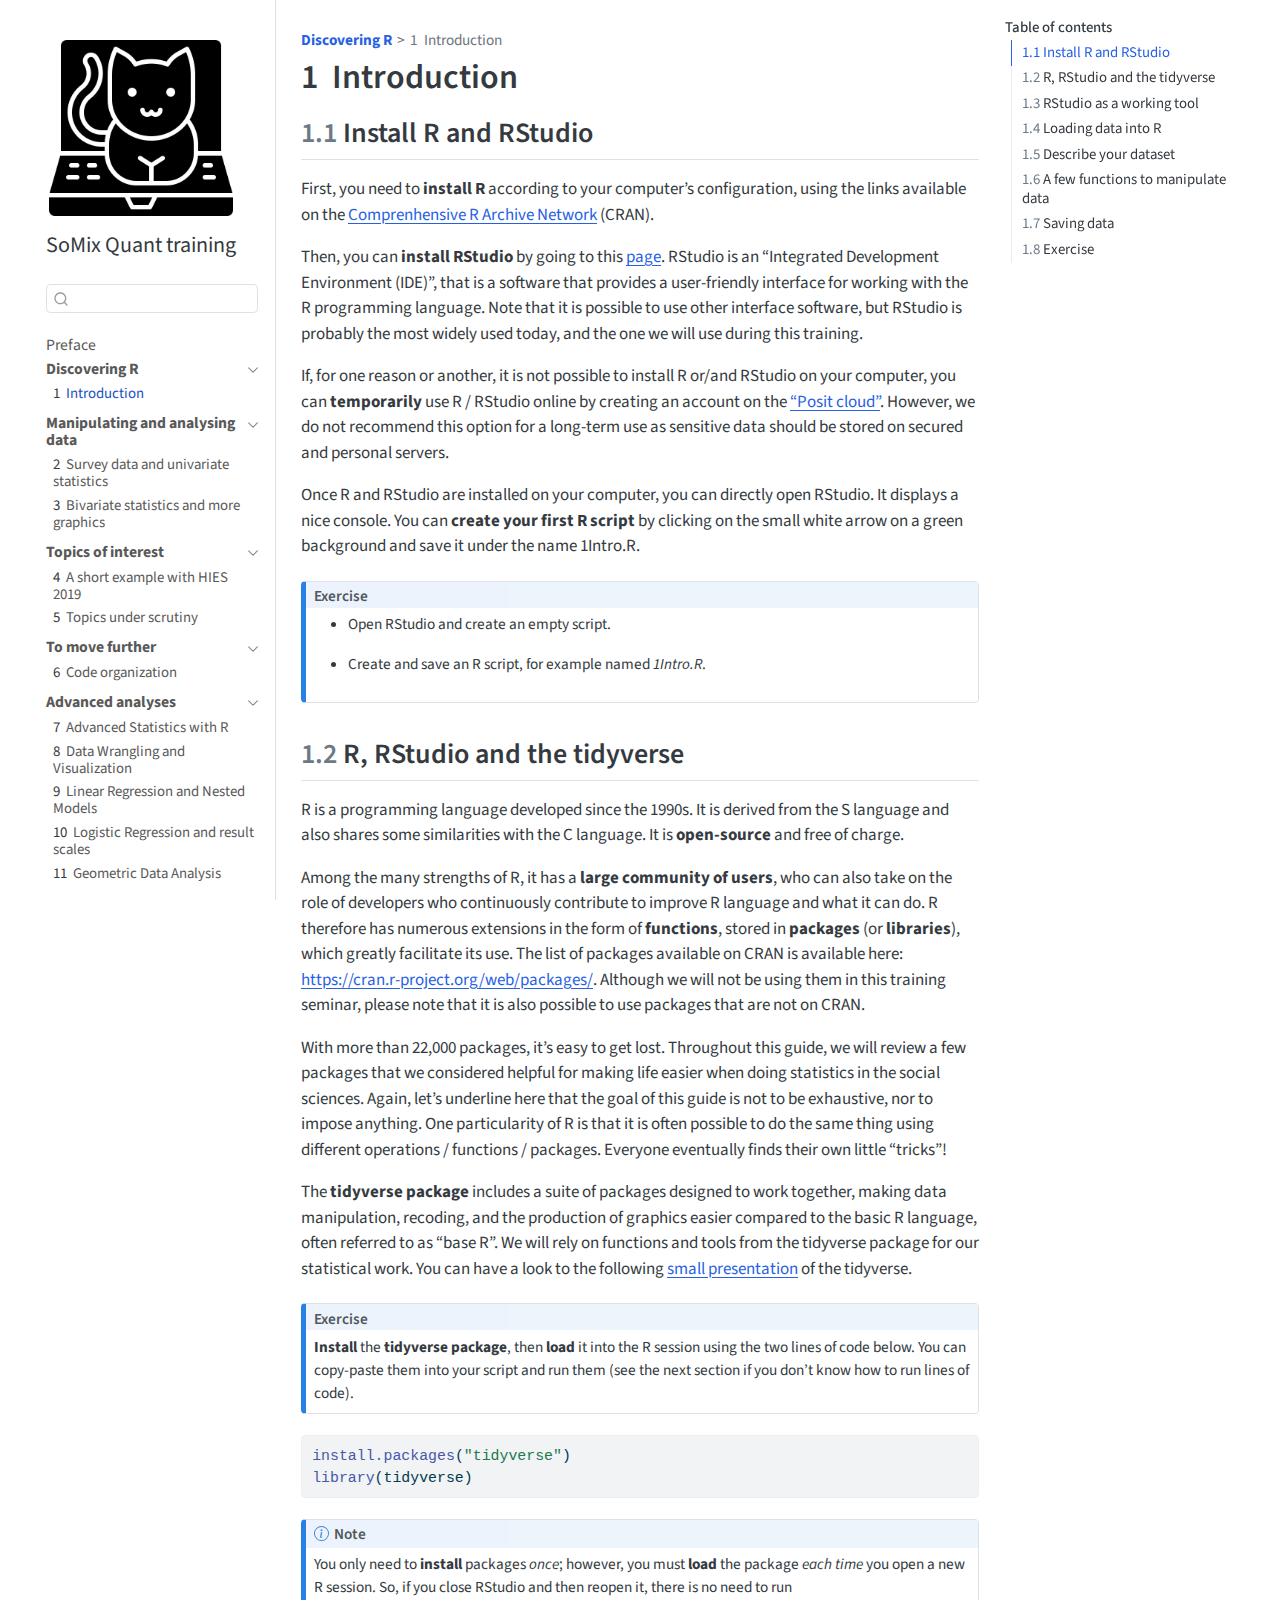
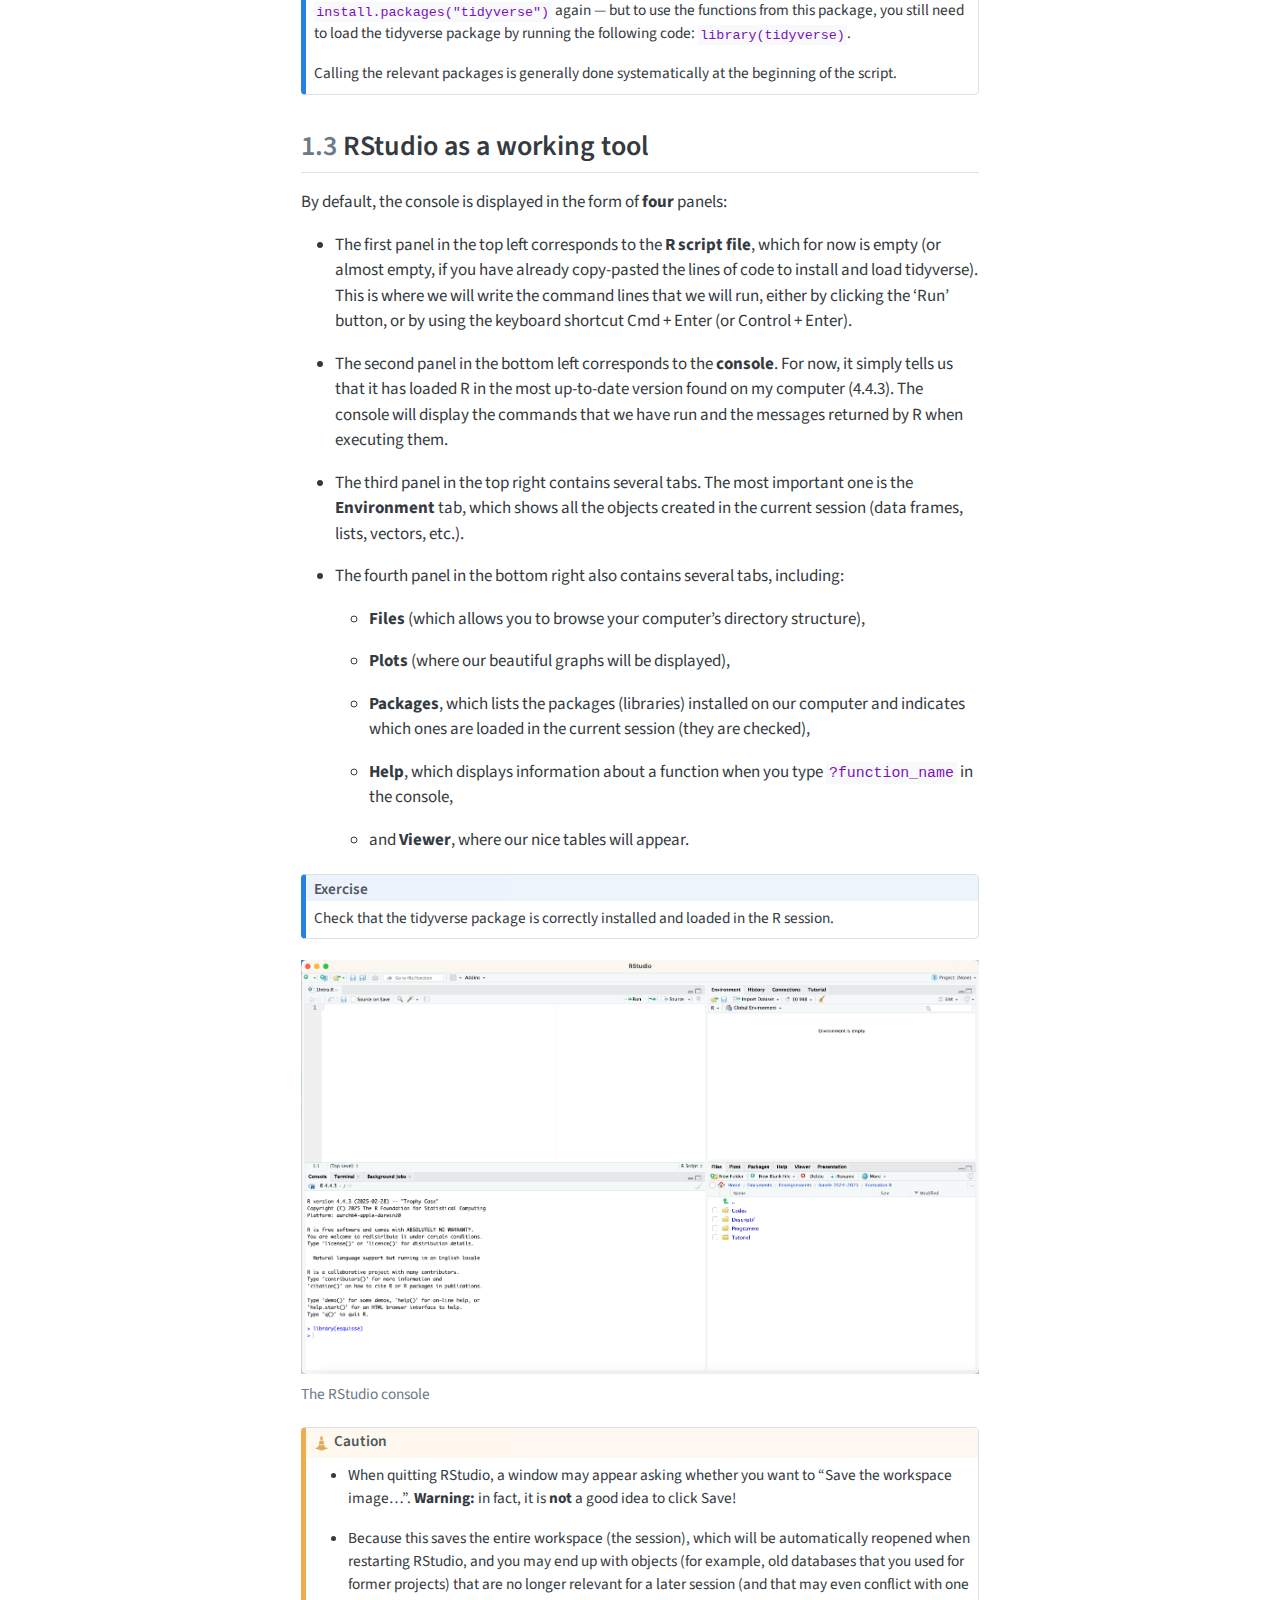
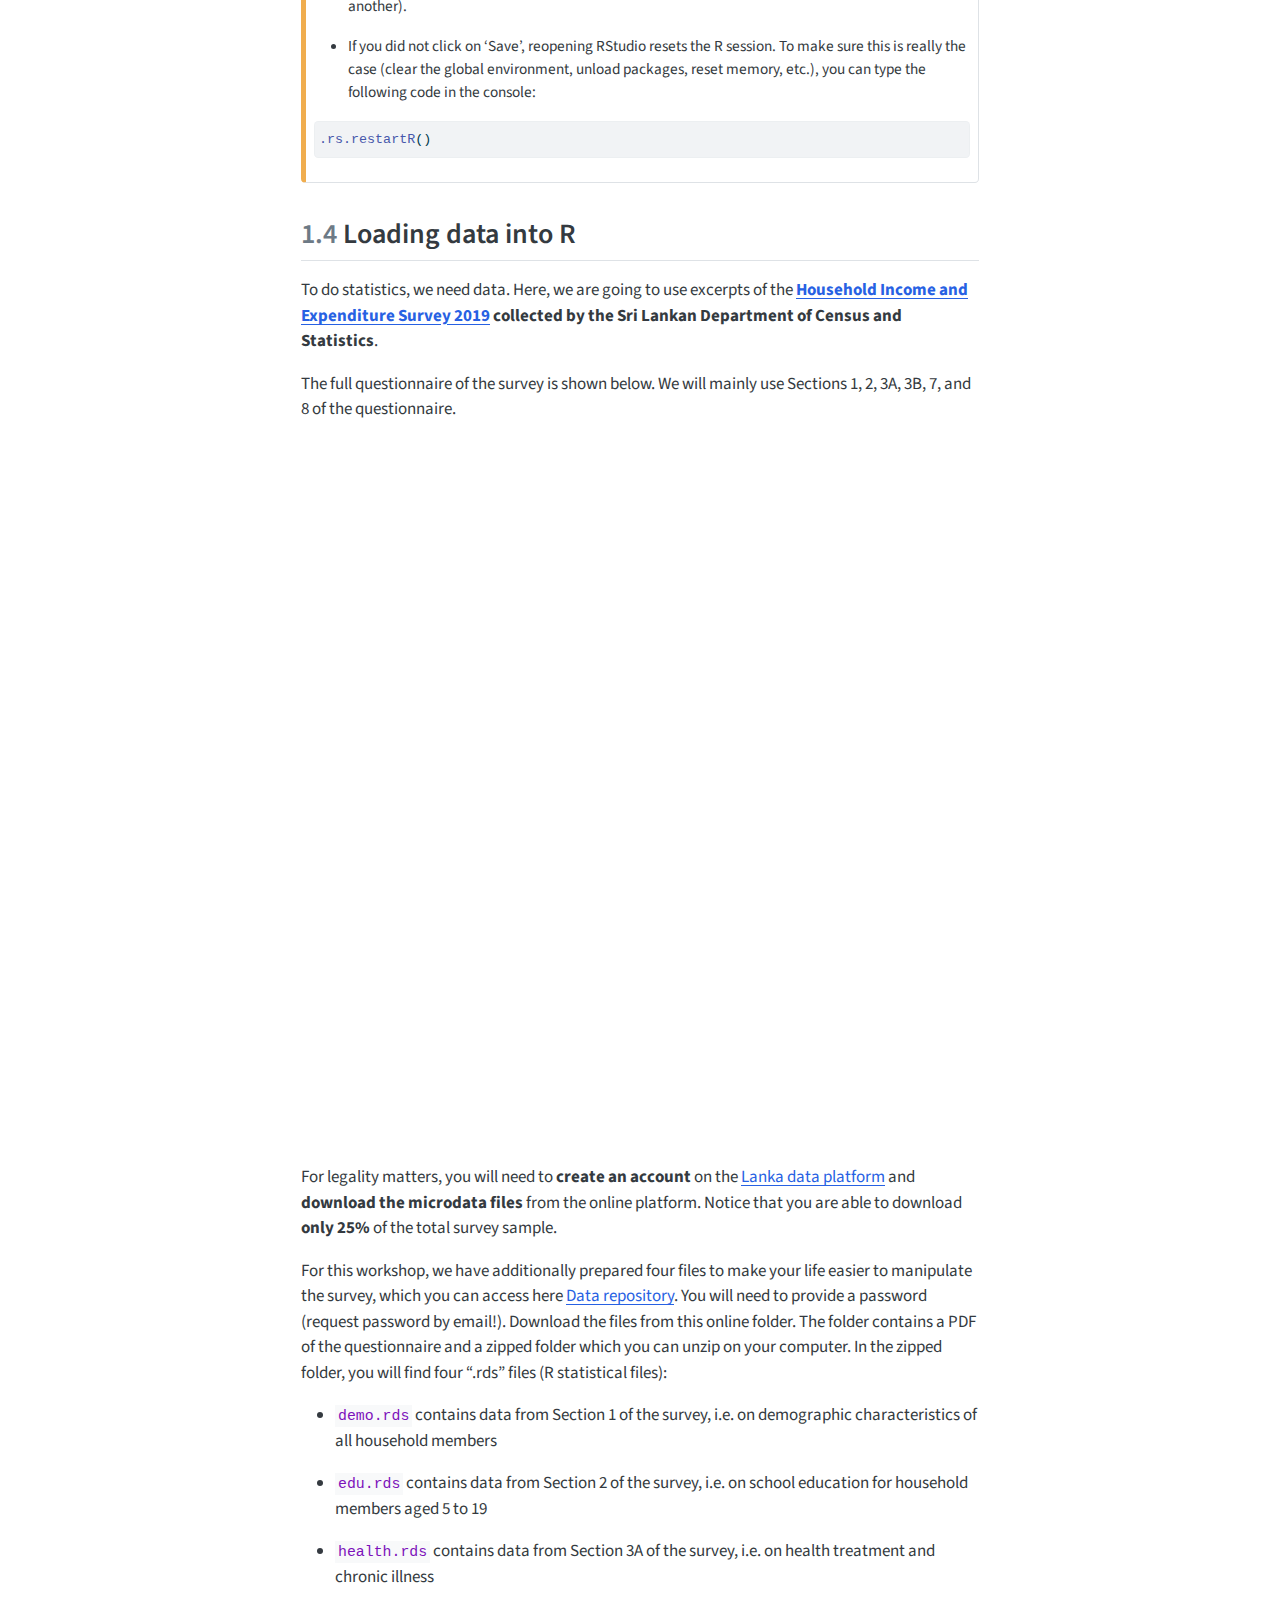
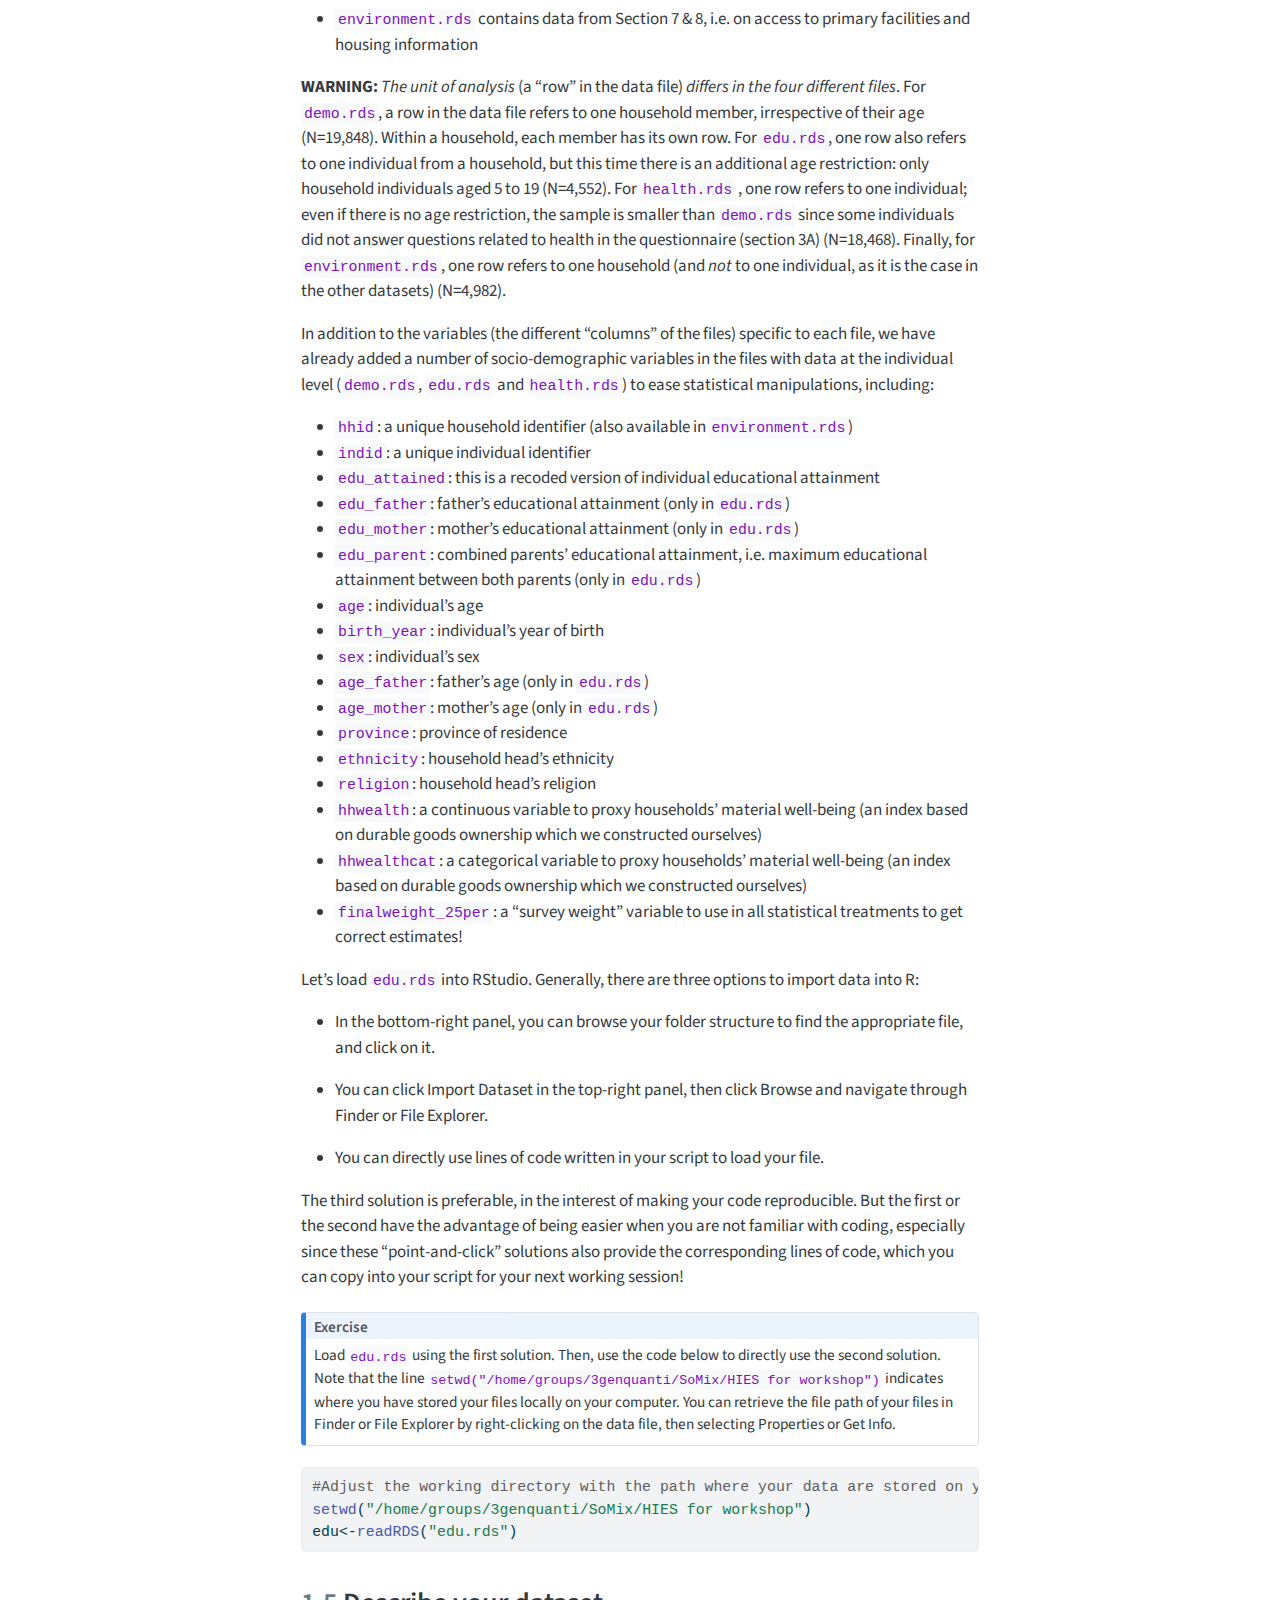
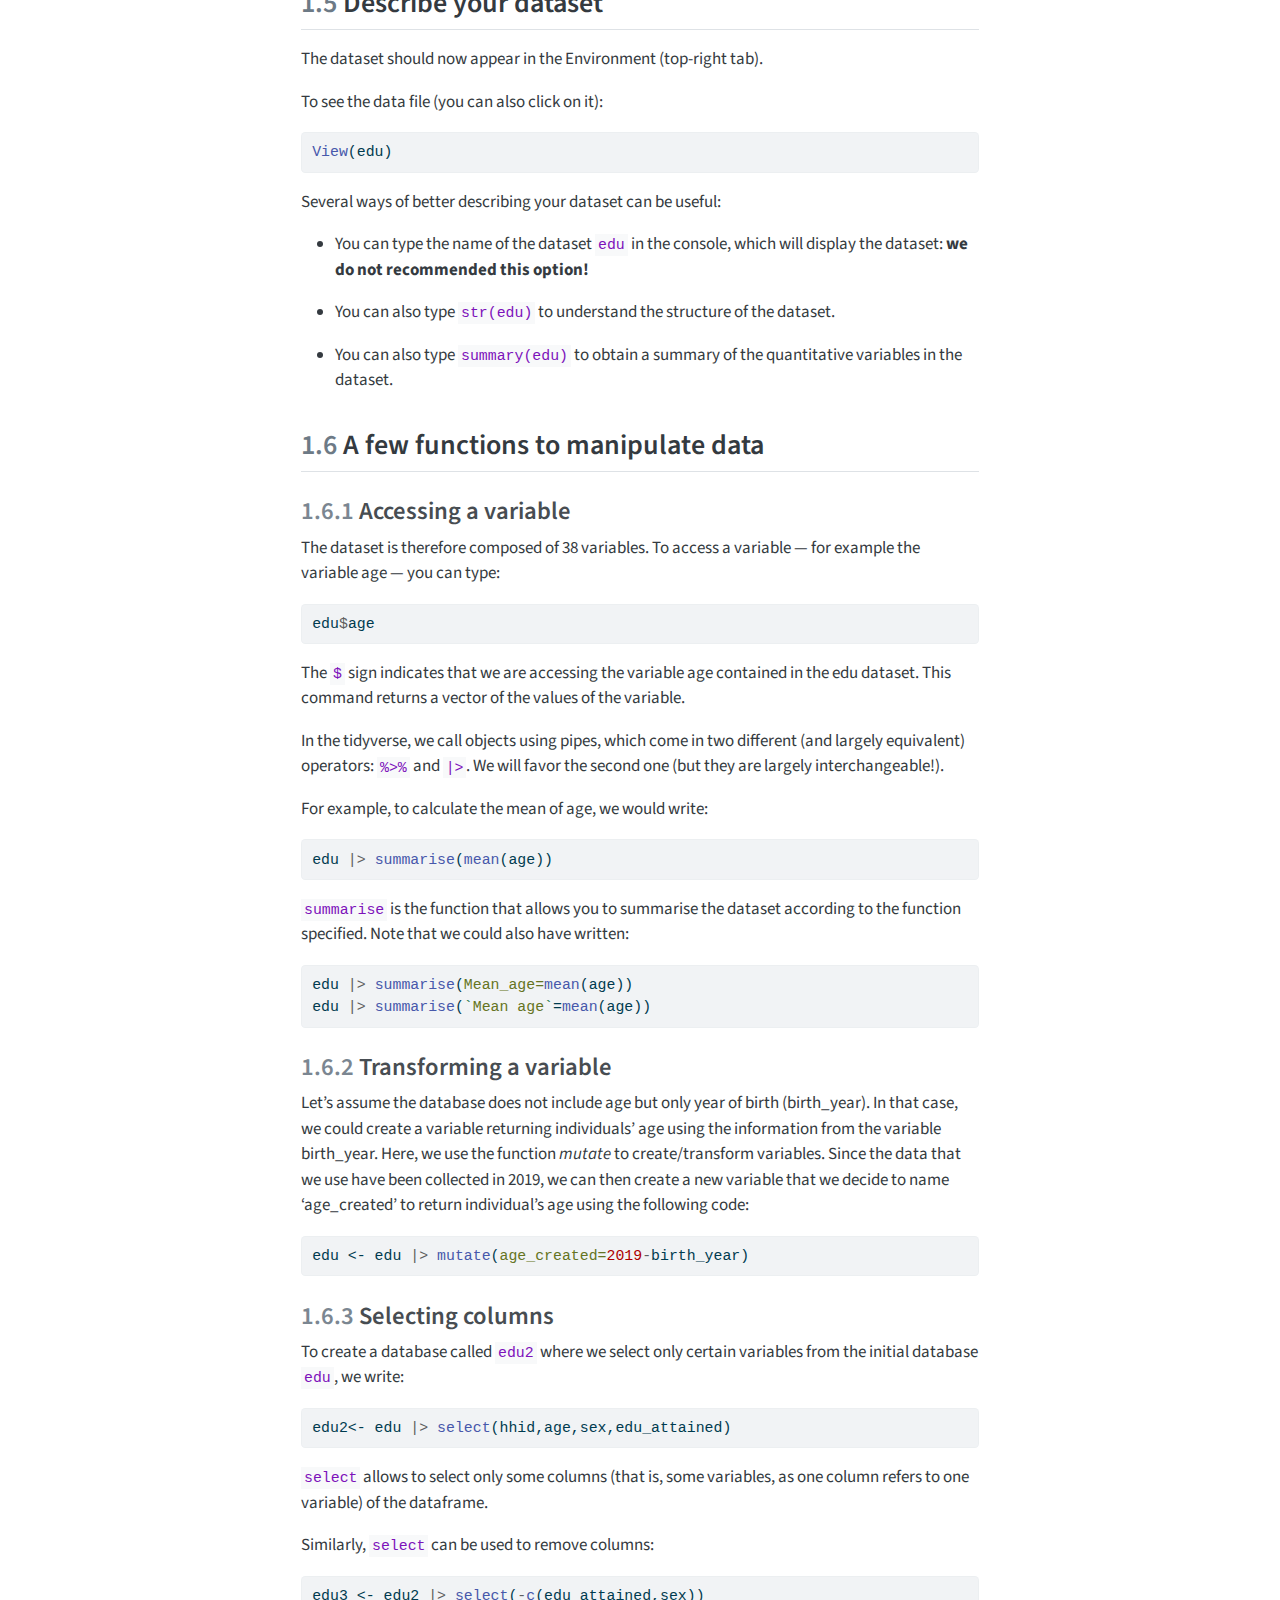
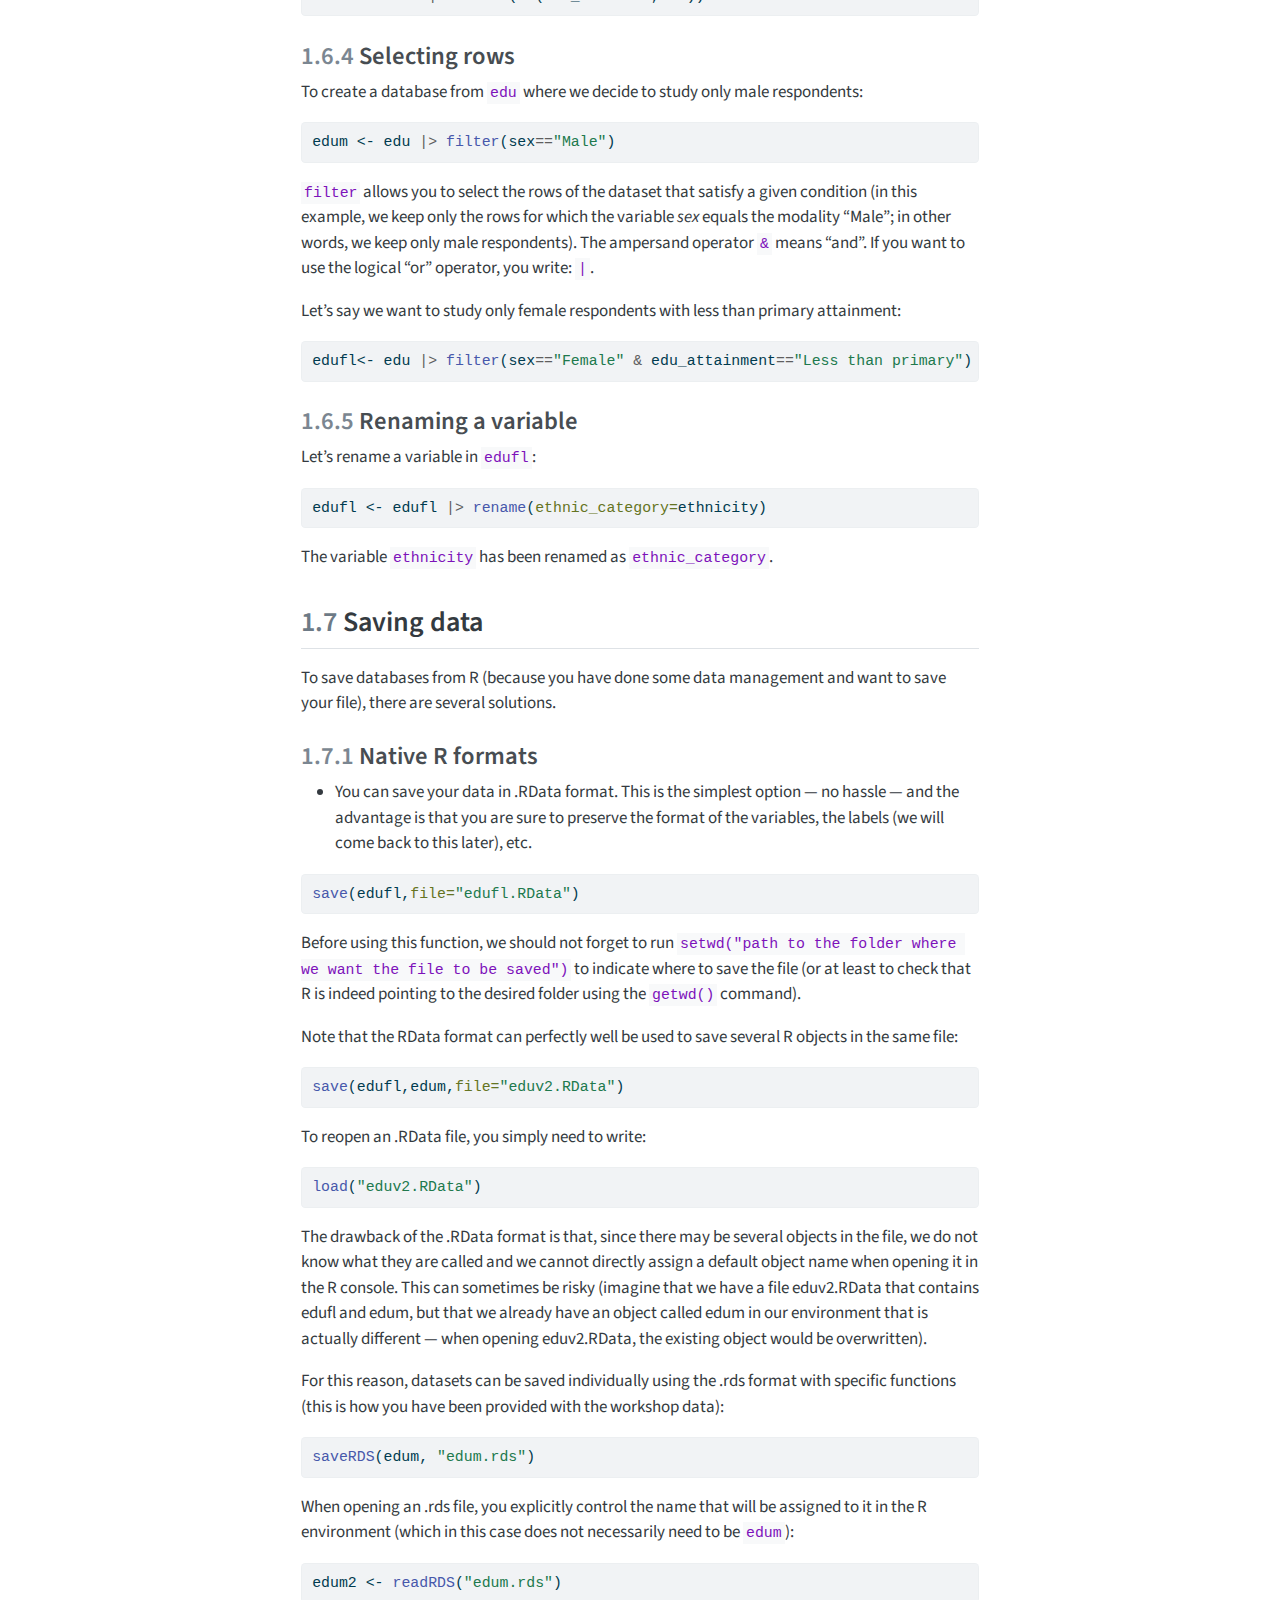
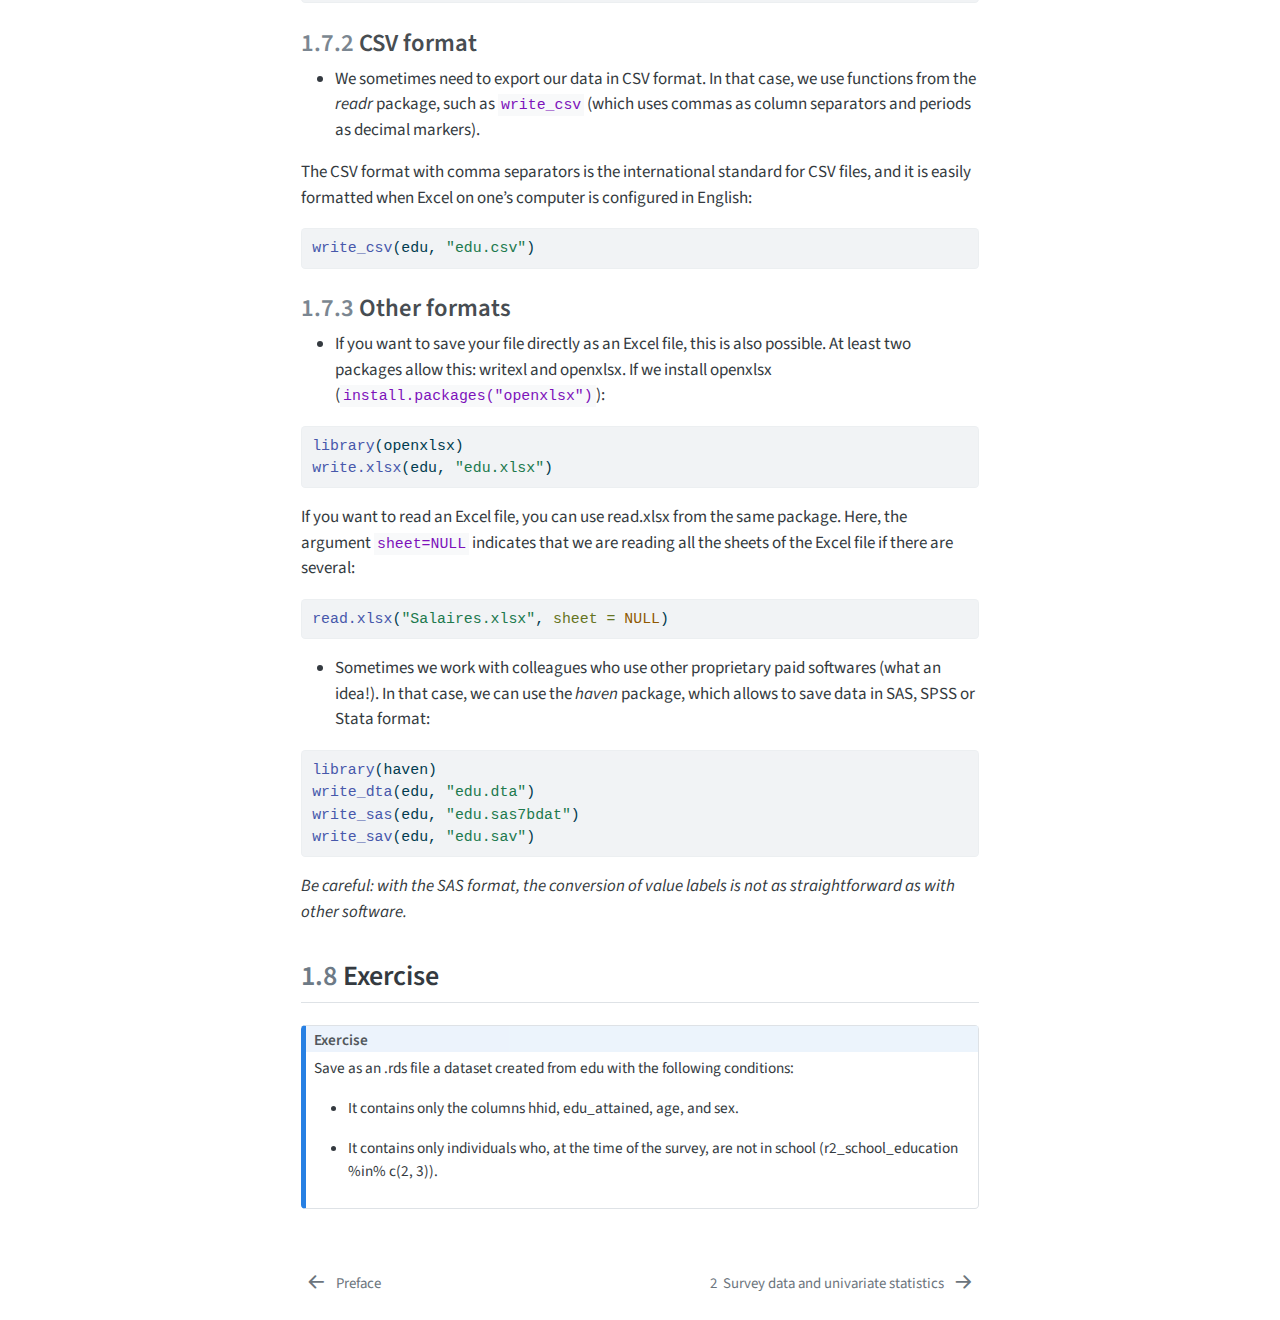
<file: docs/intro.html>
<!DOCTYPE html>
<html xmlns="http://www.w3.org/1999/xhtml" lang="en" xml:lang="en"><head>

<meta charset="utf-8">
<meta name="generator" content="quarto-1.5.57">

<meta name="viewport" content="width=device-width, initial-scale=1.0, user-scalable=yes">


<title>1&nbsp; Introduction – SoMix Quant training</title>
<style>
code{white-space: pre-wrap;}
span.smallcaps{font-variant: small-caps;}
div.columns{display: flex; gap: min(4vw, 1.5em);}
div.column{flex: auto; overflow-x: auto;}
div.hanging-indent{margin-left: 1.5em; text-indent: -1.5em;}
ul.task-list{list-style: none;}
ul.task-list li input[type="checkbox"] {
  width: 0.8em;
  margin: 0 0.8em 0.2em -1em; /* quarto-specific, see https://github.com/quarto-dev/quarto-cli/issues/4556 */ 
  vertical-align: middle;
}
/* CSS for syntax highlighting */
pre > code.sourceCode { white-space: pre; position: relative; }
pre > code.sourceCode > span { line-height: 1.25; }
pre > code.sourceCode > span:empty { height: 1.2em; }
.sourceCode { overflow: visible; }
code.sourceCode > span { color: inherit; text-decoration: inherit; }
div.sourceCode { margin: 1em 0; }
pre.sourceCode { margin: 0; }
@media screen {
div.sourceCode { overflow: auto; }
}
@media print {
pre > code.sourceCode { white-space: pre-wrap; }
pre > code.sourceCode > span { display: inline-block; text-indent: -5em; padding-left: 5em; }
}
pre.numberSource code
  { counter-reset: source-line 0; }
pre.numberSource code > span
  { position: relative; left: -4em; counter-increment: source-line; }
pre.numberSource code > span > a:first-child::before
  { content: counter(source-line);
    position: relative; left: -1em; text-align: right; vertical-align: baseline;
    border: none; display: inline-block;
    -webkit-touch-callout: none; -webkit-user-select: none;
    -khtml-user-select: none; -moz-user-select: none;
    -ms-user-select: none; user-select: none;
    padding: 0 4px; width: 4em;
  }
pre.numberSource { margin-left: 3em;  padding-left: 4px; }
div.sourceCode
  {   }
@media screen {
pre > code.sourceCode > span > a:first-child::before { text-decoration: underline; }
}
</style>


<script src="site_libs/quarto-nav/quarto-nav.js"></script>
<script src="site_libs/quarto-nav/headroom.min.js"></script>
<script src="site_libs/clipboard/clipboard.min.js"></script>
<script src="site_libs/quarto-search/autocomplete.umd.js"></script>
<script src="site_libs/quarto-search/fuse.min.js"></script>
<script src="site_libs/quarto-search/quarto-search.js"></script>
<meta name="quarto:offset" content="./">
<link href="./statunis.html" rel="next">
<link href="./index.html" rel="prev">
<link href="./images/icon.png" rel="icon" type="image/png">
<script src="site_libs/quarto-html/quarto.js"></script>
<script src="site_libs/quarto-html/popper.min.js"></script>
<script src="site_libs/quarto-html/tippy.umd.min.js"></script>
<script src="site_libs/quarto-html/anchor.min.js"></script>
<link href="site_libs/quarto-html/tippy.css" rel="stylesheet">
<link href="site_libs/quarto-html/quarto-syntax-highlighting.css" rel="stylesheet" id="quarto-text-highlighting-styles">
<script src="site_libs/bootstrap/bootstrap.min.js"></script>
<link href="site_libs/bootstrap/bootstrap-icons.css" rel="stylesheet">
<link href="site_libs/bootstrap/bootstrap.min.css" rel="stylesheet" id="quarto-bootstrap" data-mode="light">
<script id="quarto-search-options" type="application/json">{
  "location": "sidebar",
  "copy-button": false,
  "collapse-after": 3,
  "panel-placement": "start",
  "type": "textbox",
  "limit": 50,
  "keyboard-shortcut": [
    "f",
    "/",
    "s"
  ],
  "language": {
    "search-no-results-text": "No results",
    "search-matching-documents-text": "matching documents",
    "search-copy-link-title": "Copy link to search",
    "search-hide-matches-text": "Hide additional matches",
    "search-more-match-text": "more match in this document",
    "search-more-matches-text": "more matches in this document",
    "search-clear-button-title": "Clear",
    "search-text-placeholder": "",
    "search-detached-cancel-button-title": "Cancel",
    "search-submit-button-title": "Submit",
    "search-label": "Search"
  }
}</script>


</head>

<body class="nav-sidebar floating">

<div id="quarto-search-results"></div>
  <header id="quarto-header" class="headroom fixed-top">
  <nav class="quarto-secondary-nav">
    <div class="container-fluid d-flex">
      <button type="button" class="quarto-btn-toggle btn" data-bs-toggle="collapse" role="button" data-bs-target=".quarto-sidebar-collapse-item" aria-controls="quarto-sidebar" aria-expanded="false" aria-label="Toggle sidebar navigation" onclick="if (window.quartoToggleHeadroom) { window.quartoToggleHeadroom(); }">
        <i class="bi bi-layout-text-sidebar-reverse"></i>
      </button>
        <nav class="quarto-page-breadcrumbs" aria-label="breadcrumb"><ol class="breadcrumb"><li class="breadcrumb-item"><a href="./intro.html"><strong>Discovering R</strong></a></li><li class="breadcrumb-item"><a href="./intro.html"><span class="chapter-number">1</span>&nbsp; <span class="chapter-title">Introduction</span></a></li></ol></nav>
        <a class="flex-grow-1" role="navigation" data-bs-toggle="collapse" data-bs-target=".quarto-sidebar-collapse-item" aria-controls="quarto-sidebar" aria-expanded="false" aria-label="Toggle sidebar navigation" onclick="if (window.quartoToggleHeadroom) { window.quartoToggleHeadroom(); }">      
        </a>
      <button type="button" class="btn quarto-search-button" aria-label="Search" onclick="window.quartoOpenSearch();">
        <i class="bi bi-search"></i>
      </button>
    </div>
  </nav>
</header>
<!-- content -->
<div id="quarto-content" class="quarto-container page-columns page-rows-contents page-layout-article">
<!-- sidebar -->
  <nav id="quarto-sidebar" class="sidebar collapse collapse-horizontal quarto-sidebar-collapse-item sidebar-navigation floating overflow-auto">
    <div class="pt-lg-2 mt-2 text-left sidebar-header sidebar-header-stacked">
      <a href="./index.html" class="sidebar-logo-link">
      <img src="./images/icon.png" alt="" class="sidebar-logo py-0 d-lg-inline d-none">
      </a>
    <div class="sidebar-title mb-0 py-0">
      <a href="./">SoMix Quant training</a> 
    </div>
      </div>
        <div class="mt-2 flex-shrink-0 align-items-center">
        <div class="sidebar-search">
        <div id="quarto-search" class="" title="Search"></div>
        </div>
        </div>
    <div class="sidebar-menu-container"> 
    <ul class="list-unstyled mt-1">
        <li class="sidebar-item">
  <div class="sidebar-item-container"> 
  <a href="./index.html" class="sidebar-item-text sidebar-link">
 <span class="menu-text">Preface</span></a>
  </div>
</li>
        <li class="sidebar-item sidebar-item-section">
      <div class="sidebar-item-container"> 
            <a class="sidebar-item-text sidebar-link text-start" data-bs-toggle="collapse" data-bs-target="#quarto-sidebar-section-1" role="navigation" aria-expanded="true">
 <span class="menu-text"><strong>Discovering R</strong></span></a>
          <a class="sidebar-item-toggle text-start" data-bs-toggle="collapse" data-bs-target="#quarto-sidebar-section-1" role="navigation" aria-expanded="true" aria-label="Toggle section">
            <i class="bi bi-chevron-right ms-2"></i>
          </a> 
      </div>
      <ul id="quarto-sidebar-section-1" class="collapse list-unstyled sidebar-section depth1 show">  
          <li class="sidebar-item">
  <div class="sidebar-item-container"> 
  <a href="./intro.html" class="sidebar-item-text sidebar-link active">
 <span class="menu-text"><span class="chapter-number">1</span>&nbsp; <span class="chapter-title">Introduction</span></span></a>
  </div>
</li>
      </ul>
  </li>
        <li class="sidebar-item sidebar-item-section">
      <div class="sidebar-item-container"> 
            <a class="sidebar-item-text sidebar-link text-start" data-bs-toggle="collapse" data-bs-target="#quarto-sidebar-section-2" role="navigation" aria-expanded="true">
 <span class="menu-text"><strong>Manipulating and analysing data</strong></span></a>
          <a class="sidebar-item-toggle text-start" data-bs-toggle="collapse" data-bs-target="#quarto-sidebar-section-2" role="navigation" aria-expanded="true" aria-label="Toggle section">
            <i class="bi bi-chevron-right ms-2"></i>
          </a> 
      </div>
      <ul id="quarto-sidebar-section-2" class="collapse list-unstyled sidebar-section depth1 show">  
          <li class="sidebar-item">
  <div class="sidebar-item-container"> 
  <a href="./statunis.html" class="sidebar-item-text sidebar-link">
 <span class="menu-text"><span class="chapter-number">2</span>&nbsp; <span class="chapter-title">Survey data and univariate statistics</span></span></a>
  </div>
</li>
          <li class="sidebar-item">
  <div class="sidebar-item-container"> 
  <a href="./statbis.html" class="sidebar-item-text sidebar-link">
 <span class="menu-text"><span class="chapter-number">3</span>&nbsp; <span class="chapter-title">Bivariate statistics and more graphics</span></span></a>
  </div>
</li>
      </ul>
  </li>
        <li class="sidebar-item sidebar-item-section">
      <div class="sidebar-item-container"> 
            <a class="sidebar-item-text sidebar-link text-start" data-bs-toggle="collapse" data-bs-target="#quarto-sidebar-section-3" role="navigation" aria-expanded="true">
 <span class="menu-text"><strong>Topics of interest</strong></span></a>
          <a class="sidebar-item-toggle text-start" data-bs-toggle="collapse" data-bs-target="#quarto-sidebar-section-3" role="navigation" aria-expanded="true" aria-label="Toggle section">
            <i class="bi bi-chevron-right ms-2"></i>
          </a> 
      </div>
      <ul id="quarto-sidebar-section-3" class="collapse list-unstyled sidebar-section depth1 show">  
          <li class="sidebar-item">
  <div class="sidebar-item-container"> 
  <a href="./tutorial.html" class="sidebar-item-text sidebar-link">
 <span class="menu-text"><span class="chapter-number">4</span>&nbsp; <span class="chapter-title">A short example with HIES 2019</span></span></a>
  </div>
</li>
          <li class="sidebar-item">
  <div class="sidebar-item-container"> 
  <a href="./topics.html" class="sidebar-item-text sidebar-link">
 <span class="menu-text"><span class="chapter-number">5</span>&nbsp; <span class="chapter-title">Topics under scrutiny</span></span></a>
  </div>
</li>
      </ul>
  </li>
        <li class="sidebar-item sidebar-item-section">
      <div class="sidebar-item-container"> 
            <a class="sidebar-item-text sidebar-link text-start" data-bs-toggle="collapse" data-bs-target="#quarto-sidebar-section-4" role="navigation" aria-expanded="true">
 <span class="menu-text"><strong>To move further</strong></span></a>
          <a class="sidebar-item-toggle text-start" data-bs-toggle="collapse" data-bs-target="#quarto-sidebar-section-4" role="navigation" aria-expanded="true" aria-label="Toggle section">
            <i class="bi bi-chevron-right ms-2"></i>
          </a> 
      </div>
      <ul id="quarto-sidebar-section-4" class="collapse list-unstyled sidebar-section depth1 show">  
          <li class="sidebar-item">
  <div class="sidebar-item-container"> 
  <a href="./syntaxe.html" class="sidebar-item-text sidebar-link">
 <span class="menu-text"><span class="chapter-number">6</span>&nbsp; <span class="chapter-title">Code organization</span></span></a>
  </div>
</li>
      </ul>
  </li>
        <li class="sidebar-item sidebar-item-section">
      <div class="sidebar-item-container"> 
            <a class="sidebar-item-text sidebar-link text-start" data-bs-toggle="collapse" data-bs-target="#quarto-sidebar-section-5" role="navigation" aria-expanded="true">
 <span class="menu-text"><strong>Advanced analyses</strong></span></a>
          <a class="sidebar-item-toggle text-start" data-bs-toggle="collapse" data-bs-target="#quarto-sidebar-section-5" role="navigation" aria-expanded="true" aria-label="Toggle section">
            <i class="bi bi-chevron-right ms-2"></i>
          </a> 
      </div>
      <ul id="quarto-sidebar-section-5" class="collapse list-unstyled sidebar-section depth1 show">  
          <li class="sidebar-item">
  <div class="sidebar-item-container"> 
  <a href="./advanced_intro.html" class="sidebar-item-text sidebar-link">
 <span class="menu-text"><span class="chapter-number">7</span>&nbsp; <span class="chapter-title">Advanced Statistics with R</span></span></a>
  </div>
</li>
          <li class="sidebar-item">
  <div class="sidebar-item-container"> 
  <a href="./datawrangling.html" class="sidebar-item-text sidebar-link">
 <span class="menu-text"><span class="chapter-number">8</span>&nbsp; <span class="chapter-title">Data Wrangling and Visualization</span></span></a>
  </div>
</li>
          <li class="sidebar-item">
  <div class="sidebar-item-container"> 
  <a href="./linearreg.html" class="sidebar-item-text sidebar-link">
 <span class="menu-text"><span class="chapter-number">9</span>&nbsp; <span class="chapter-title">Linear Regression and Nested Models</span></span></a>
  </div>
</li>
          <li class="sidebar-item">
  <div class="sidebar-item-container"> 
  <a href="./logitreg.html" class="sidebar-item-text sidebar-link">
 <span class="menu-text"><span class="chapter-number">10</span>&nbsp; <span class="chapter-title">Logistic Regression and result scales</span></span></a>
  </div>
</li>
          <li class="sidebar-item">
  <div class="sidebar-item-container"> 
  <a href="./mca.html" class="sidebar-item-text sidebar-link">
 <span class="menu-text"><span class="chapter-number">11</span>&nbsp; <span class="chapter-title">Geometric Data Analysis</span></span></a>
  </div>
</li>
      </ul>
  </li>
    </ul>
    </div>
</nav>
<div id="quarto-sidebar-glass" class="quarto-sidebar-collapse-item" data-bs-toggle="collapse" data-bs-target=".quarto-sidebar-collapse-item"></div>
<!-- margin-sidebar -->
    <div id="quarto-margin-sidebar" class="sidebar margin-sidebar">
        <nav id="TOC" role="doc-toc" class="toc-active">
    <h2 id="toc-title">Table of contents</h2>
   
  <ul>
  <li><a href="#install-r-and-rstudio" id="toc-install-r-and-rstudio" class="nav-link active" data-scroll-target="#install-r-and-rstudio"><span class="header-section-number">1.1</span> Install R and RStudio</a></li>
  <li><a href="#r-rstudio-and-the-tidyverse" id="toc-r-rstudio-and-the-tidyverse" class="nav-link" data-scroll-target="#r-rstudio-and-the-tidyverse"><span class="header-section-number">1.2</span> R, RStudio and the tidyverse</a></li>
  <li><a href="#rstudio-as-a-working-tool" id="toc-rstudio-as-a-working-tool" class="nav-link" data-scroll-target="#rstudio-as-a-working-tool"><span class="header-section-number">1.3</span> RStudio as a working tool</a></li>
  <li><a href="#loading-data-into-r" id="toc-loading-data-into-r" class="nav-link" data-scroll-target="#loading-data-into-r"><span class="header-section-number">1.4</span> Loading data into R</a></li>
  <li><a href="#describe-your-dataset" id="toc-describe-your-dataset" class="nav-link" data-scroll-target="#describe-your-dataset"><span class="header-section-number">1.5</span> Describe your dataset</a></li>
  <li><a href="#a-few-functions-to-manipulate-data" id="toc-a-few-functions-to-manipulate-data" class="nav-link" data-scroll-target="#a-few-functions-to-manipulate-data"><span class="header-section-number">1.6</span> A few functions to manipulate data</a>
  <ul class="collapse">
  <li><a href="#accessing-a-variable" id="toc-accessing-a-variable" class="nav-link" data-scroll-target="#accessing-a-variable"><span class="header-section-number">1.6.1</span> Accessing a variable</a></li>
  <li><a href="#transforming-a-variable" id="toc-transforming-a-variable" class="nav-link" data-scroll-target="#transforming-a-variable"><span class="header-section-number">1.6.2</span> Transforming a variable</a></li>
  <li><a href="#selecting-columns" id="toc-selecting-columns" class="nav-link" data-scroll-target="#selecting-columns"><span class="header-section-number">1.6.3</span> Selecting columns</a></li>
  <li><a href="#selecting-rows" id="toc-selecting-rows" class="nav-link" data-scroll-target="#selecting-rows"><span class="header-section-number">1.6.4</span> Selecting rows</a></li>
  <li><a href="#renaming-a-variable" id="toc-renaming-a-variable" class="nav-link" data-scroll-target="#renaming-a-variable"><span class="header-section-number">1.6.5</span> Renaming a variable</a></li>
  </ul></li>
  <li><a href="#saving-data" id="toc-saving-data" class="nav-link" data-scroll-target="#saving-data"><span class="header-section-number">1.7</span> Saving data</a>
  <ul class="collapse">
  <li><a href="#native-r-formats" id="toc-native-r-formats" class="nav-link" data-scroll-target="#native-r-formats"><span class="header-section-number">1.7.1</span> Native R formats</a></li>
  <li><a href="#csv-format" id="toc-csv-format" class="nav-link" data-scroll-target="#csv-format"><span class="header-section-number">1.7.2</span> CSV format</a></li>
  <li><a href="#other-formats" id="toc-other-formats" class="nav-link" data-scroll-target="#other-formats"><span class="header-section-number">1.7.3</span> Other formats</a></li>
  </ul></li>
  <li><a href="#exercise" id="toc-exercise" class="nav-link" data-scroll-target="#exercise"><span class="header-section-number">1.8</span> Exercise</a></li>
  </ul>
</nav>
    </div>
<!-- main -->
<main class="content" id="quarto-document-content">

<header id="title-block-header" class="quarto-title-block default"><nav class="quarto-page-breadcrumbs quarto-title-breadcrumbs d-none d-lg-block" aria-label="breadcrumb"><ol class="breadcrumb"><li class="breadcrumb-item"><a href="./intro.html"><strong>Discovering R</strong></a></li><li class="breadcrumb-item"><a href="./intro.html"><span class="chapter-number">1</span>&nbsp; <span class="chapter-title">Introduction</span></a></li></ol></nav>
<div class="quarto-title">
<h1 class="title"><span class="chapter-number">1</span>&nbsp; <span class="chapter-title">Introduction</span></h1>
</div>



<div class="quarto-title-meta">

    
  
    
  </div>
  


</header>


<section id="install-r-and-rstudio" class="level2" data-number="1.1">
<h2 data-number="1.1" class="anchored" data-anchor-id="install-r-and-rstudio"><span class="header-section-number">1.1</span> Install R and RStudio</h2>
<p>First, you need to <strong>install R</strong> according to your computer’s configuration, using the links available on the <a href="https://cran.r-project.org/">Comprenhensive R Archive Network</a> (CRAN).</p>
<p>Then, you can <strong>install RStudio</strong> by going to this <a href="https://posit.co/download/rstudio-desktop/">page</a>. RStudio is an “Integrated Development Environment (IDE)”, that is a software that provides a user-friendly interface for working with the R programming language. Note that it is possible to use other interface software, but RStudio is probably the most widely used today, and the one we will use during this training.</p>
<p>If, for one reason or another, it is not possible to install R or/and RStudio on your computer, you can <strong>temporarily</strong> use R / RStudio online by creating an account on the <a href="#0">“Posit cloud”</a>. However, we do not recommend this option for a long-term use as sensitive data should be stored on secured and personal servers.</p>
<p>Once R and RStudio are installed on your computer, you can directly open RStudio. It displays a nice console. You can <strong>create your first R script</strong> by clicking on the small white arrow on a green background and save it under the name 1Intro.R.</p>
<div class="callout callout-style-default callout-note no-icon callout-titled" title="Exercise">
<div class="callout-header d-flex align-content-center">
<div class="callout-icon-container">
<i class="callout-icon no-icon"></i>
</div>
<div class="callout-title-container flex-fill">
Exercise
</div>
</div>
<div class="callout-body-container callout-body">
<ul>
<li><p>Open RStudio and create an empty script.</p></li>
<li><p>Create and save an R script, for example named <em>1Intro.R</em>.</p></li>
</ul>
</div>
</div>
</section>
<section id="r-rstudio-and-the-tidyverse" class="level2" data-number="1.2">
<h2 data-number="1.2" class="anchored" data-anchor-id="r-rstudio-and-the-tidyverse"><span class="header-section-number">1.2</span> R, RStudio and the tidyverse</h2>
<p>R is a programming language developed since the 1990s. It is derived from the S language and also shares some similarities with the C language. It is <strong>open-source</strong> and free of charge.</p>
<p>Among the many strengths of R, it has a <strong>large community of users</strong>, who can also take on the role of developers who continuously contribute to improve R language and what it can do. R therefore has numerous extensions in the form of <strong>functions</strong>, stored in <strong>packages</strong> (or <strong>libraries</strong>), which greatly facilitate its use. The list of packages available on CRAN is available here: <a href="https://cran.r-project.org/web/packages/" class="uri">https://cran.r-project.org/web/packages/</a>. Although we will not be using them in this training seminar, please note that it is also possible to use packages that are not on CRAN.</p>
<p>With more than 22,000 packages, it’s easy to get lost. Throughout this guide, we will review a few packages that we considered helpful for making life easier when doing statistics in the social sciences. Again, let’s underline here that the goal of this guide is not to be exhaustive, nor to impose anything. One particularity of R is that it is often possible to do the same thing using different operations / functions / packages. Everyone eventually finds their own little “tricks”!</p>
<p>The <strong>tidyverse package</strong> includes a suite of packages designed to work together, making data manipulation, recoding, and the production of graphics easier compared to the basic R language, often referred to as “base R”. We will rely on functions and tools from the tidyverse package for our statistical work. You can have a look to the following <a href="https://michael.hahsler.net/SMU/DS_Workshop_Intro_R/slides/3a_tidyverse.html">small presentation</a> of the tidyverse.</p>
<div class="callout callout-style-default callout-note no-icon callout-titled" title="Exercise">
<div class="callout-header d-flex align-content-center">
<div class="callout-icon-container">
<i class="callout-icon no-icon"></i>
</div>
<div class="callout-title-container flex-fill">
Exercise
</div>
</div>
<div class="callout-body-container callout-body">
<p><strong>Install</strong> the <strong>tidyverse package</strong>, then <strong>load</strong> it into the R session using the two lines of code below. You can copy-paste them into your script and run them (see the next section if you don’t know how to run lines of code).</p>
</div>
</div>
<div class="cell">
<div class="sourceCode cell-code" id="cb1"><pre class="sourceCode r code-with-copy"><code class="sourceCode r"><span id="cb1-1"><a href="#cb1-1" aria-hidden="true" tabindex="-1"></a><span class="fu">install.packages</span>(<span class="st">"tidyverse"</span>)</span>
<span id="cb1-2"><a href="#cb1-2" aria-hidden="true" tabindex="-1"></a><span class="fu">library</span>(tidyverse)</span></code><button title="Copy to Clipboard" class="code-copy-button"><i class="bi"></i></button></pre></div>
</div>
<div class="callout callout-style-default callout-note callout-titled">
<div class="callout-header d-flex align-content-center">
<div class="callout-icon-container">
<i class="callout-icon"></i>
</div>
<div class="callout-title-container flex-fill">
Note
</div>
</div>
<div class="callout-body-container callout-body">
<p>You only need to <strong>install</strong> packages <em>once</em>; however, you must <strong>load</strong> the package <em>each time</em> you open a new R session. So, if you close RStudio and then reopen it, there is no need to run <code>install.packages("tidyverse")</code> again — but to use the functions from this package, you still need to load the tidyverse package by running the following code: <code>library(tidyverse)</code>.</p>
<p>Calling the relevant packages is generally done systematically at the beginning of the script.</p>
</div>
</div>
</section>
<section id="rstudio-as-a-working-tool" class="level2" data-number="1.3">
<h2 data-number="1.3" class="anchored" data-anchor-id="rstudio-as-a-working-tool"><span class="header-section-number">1.3</span> RStudio as a working tool</h2>
<p>By default, the console is displayed in the form of <strong>four</strong> panels:</p>
<ul>
<li><p>The first panel in the top left corresponds to the <strong>R script file</strong>, which for now is empty (or almost empty, if you have already copy-pasted the lines of code to install and load tidyverse). This is where we will write the command lines that we will run, either by clicking the ‘Run’ button, or by using the keyboard shortcut Cmd + Enter (or Control + Enter).</p></li>
<li><p>The second panel in the bottom left corresponds to the <strong>console</strong>. For now, it simply tells us that it has loaded R in the most up-to-date version found on my computer (4.4.3). The console will display the commands that we have run and the messages returned by R when executing them.</p></li>
<li><p>The third panel in the top right contains several tabs. The most important one is the <strong>Environment</strong> tab, which shows all the objects created in the current session (data frames, lists, vectors, etc.).</p></li>
<li><p>The fourth panel in the bottom right also contains several tabs, including:</p>
<ul>
<li><p><strong>Files</strong> (which allows you to browse your computer’s directory structure),</p></li>
<li><p><strong>Plots</strong> (where our beautiful graphs will be displayed),</p></li>
<li><p><strong>Packages</strong>, which lists the packages (libraries) installed on our computer and indicates which ones are loaded in the current session (they are checked),</p></li>
<li><p><strong>Help</strong>, which displays information about a function when you type <code>?function_name</code> in the console,</p></li>
<li><p>and <strong>Viewer</strong>, where our nice tables will appear.</p></li>
</ul></li>
</ul>
<div class="callout callout-style-default callout-note no-icon callout-titled" title="Exercise">
<div class="callout-header d-flex align-content-center">
<div class="callout-icon-container">
<i class="callout-icon no-icon"></i>
</div>
<div class="callout-title-container flex-fill">
Exercise
</div>
</div>
<div class="callout-body-container callout-body">
<p>Check that the tidyverse package is correctly installed and loaded in the R session.</p>
</div>
</div>
<div class="quarto-figure quarto-figure-center">
<figure class="figure">
<p><img src="images/clipboard-343351687.png" class="img-fluid figure-img"></p>
<figcaption>The RStudio console</figcaption>
</figure>
</div>
<div class="callout callout-style-default callout-caution callout-titled">
<div class="callout-header d-flex align-content-center">
<div class="callout-icon-container">
<i class="callout-icon"></i>
</div>
<div class="callout-title-container flex-fill">
Caution
</div>
</div>
<div class="callout-body-container callout-body">
<ul>
<li><p>When quitting RStudio, a window may appear asking whether you want to “Save the workspace image…”. <strong>Warning:</strong> in fact, it is <strong>not</strong> a good idea to click Save!</p></li>
<li><p>Because this saves the entire workspace (the session), which will be automatically reopened when restarting RStudio, and you may end up with objects (for example, old databases that you used for former projects) that are no longer relevant for a later session (and that may even conflict with one another).</p></li>
<li><p>If you did not click on ‘Save’, reopening RStudio resets the R session. To make sure this is really the case (clear the global environment, unload packages, reset memory, etc.), you can type the following code in the console:</p></li>
</ul>
<div class="cell">
<div class="sourceCode cell-code" id="cb2"><pre class="sourceCode r code-with-copy"><code class="sourceCode r"><span id="cb2-1"><a href="#cb2-1" aria-hidden="true" tabindex="-1"></a><span class="fu">.rs.restartR</span>()</span></code><button title="Copy to Clipboard" class="code-copy-button"><i class="bi"></i></button></pre></div>
</div>
</div>
</div>
</section>
<section id="loading-data-into-r" class="level2" data-number="1.4">
<h2 data-number="1.4" class="anchored" data-anchor-id="loading-data-into-r"><span class="header-section-number">1.4</span> Loading data into R</h2>
<p>To do statistics, we need data. Here, we are going to use excerpts of the <a href="https://www.statistics.gov.lk/IncomeAndExpenditure/StaticalInformation"><strong>Household Income and Expenditure Survey 2019</strong></a> <strong>collected by the Sri Lankan Department of Census and Statistics</strong>.</p>
<p>The full questionnaire of the survey is shown below. We will mainly use Sections 1, 2, 3A, 3B, 7, and 8 of the questionnaire.</p>
<div>
<iframe width="100%" height="700" src="documents/HIES_2019_questionnaire.pdf">
</iframe>
</div>
<p>For legality matters, you will need to <strong>create an account</strong> on the <a href="https://nada.statistics.gov.lk/index.php/home">Lanka data platform</a> and <strong>download the microdata files</strong> from the online platform. Notice that you are able to download <strong>only 25%</strong> of the total survey sample.</p>
<p>For this workshop, we have additionally prepared four files to make your life easier to manipulate the survey, which you can access here <a href="https://forms.gle/tkBxwuPQtSvmfT9o7">Data repository</a>. You will need to provide a password (request password by email!). Download the files from this online folder. The folder contains a PDF of the questionnaire and a zipped folder which you can unzip on your computer. In the zipped folder, you will find four “.rds” files (R statistical files):</p>
<ul>
<li><p><code>demo.rds</code> contains data from Section 1 of the survey, i.e.&nbsp;on demographic characteristics of all household members</p></li>
<li><p><code>edu.rds</code> contains data from Section 2 of the survey, i.e.&nbsp;on school education for household members aged 5 to 19</p></li>
<li><p><code>health.rds</code> contains data from Section 3A of the survey, i.e.&nbsp;on health treatment and chronic illness</p></li>
<li><p><code>environment.rds</code> contains data from Section 7 &amp; 8, i.e.&nbsp;on access to primary facilities and housing information</p></li>
</ul>
<p><strong>WARNING:</strong> <em>The unit of analysis</em> (a “row” in the data file) <em>differs in the four different files</em>. For <code>demo.rds</code>, a row in the data file refers to one household member, irrespective of their age (N=19,848). Within a household, each member has its own row. For <code>edu.rds</code>, one row also refers to one individual from a household, but this time there is an additional age restriction: only household individuals aged 5 to 19 (N=4,552). For <code>health.rds</code> , one row refers to one individual; even if there is no age restriction, the sample is smaller than <code>demo.rds</code> since some individuals did not answer questions related to health in the questionnaire (section 3A) (N=18,468). Finally, for <code>environment.rds</code>, one row refers to one household (and <em>not</em> to one individual, as it is the case in the other datasets) (N=4,982).</p>
<p>In addition to the variables (the different “columns” of the files) specific to each file, we have already added a number of socio-demographic variables in the files with data at the individual level (<code>demo.rds</code>, <code>edu.rds</code> and <code>health.rds</code>) to ease statistical manipulations, including:</p>
<ul>
<li><code>hhid</code>: a unique household identifier (also available in <code>environment.rds</code>)</li>
<li><code>indid</code>: a unique individual identifier</li>
<li><code>edu_attained</code>: this is a recoded version of individual educational attainment</li>
<li><code>edu_father</code>: father’s educational attainment (only in <code>edu.rds</code>)</li>
<li><code>edu_mother</code>: mother’s educational attainment (only in <code>edu.rds</code>)</li>
<li><code>edu_parent</code>: combined parents’ educational attainment, i.e.&nbsp;maximum educational attainment between both parents (only in <code>edu.rds</code>)</li>
<li><code>age</code>: individual’s age</li>
<li><code>birth_year</code>: individual’s year of birth</li>
<li><code>sex</code>: individual’s sex</li>
<li><code>age_father</code>: father’s age (only in <code>edu.rds</code>)</li>
<li><code>age_mother</code>: mother’s age (only in <code>edu.rds</code>)</li>
<li><code>province</code>: province of residence</li>
<li><code>ethnicity</code>: household head’s ethnicity</li>
<li><code>religion</code>: household head’s religion</li>
<li><code>hhwealth</code>: a continuous variable to proxy households’ material well-being (an index based on durable goods ownership which we constructed ourselves)</li>
<li><code>hhwealthcat</code>: a categorical variable to proxy households’ material well-being (an index based on durable goods ownership which we constructed ourselves)</li>
<li><code>finalweight_25per</code>: a “survey weight” variable to use in all statistical treatments to get correct estimates!</li>
</ul>
<p>Let’s load <code>edu.rds</code> into RStudio. Generally, there are three options to import data into R:</p>
<ul>
<li><p>In the bottom-right panel, you can browse your folder structure to find the appropriate file, and click on it.</p></li>
<li><p>You can click Import Dataset in the top-right panel, then click Browse and navigate through Finder or File Explorer.</p></li>
<li><p>You can directly use lines of code written in your script to load your file.</p></li>
</ul>
<p>The third solution is preferable, in the interest of making your code reproducible. But the first or the second have the advantage of being easier when you are not familiar with coding, especially since these “point-and-click” solutions also provide the corresponding lines of code, which you can copy into your script for your next working session!</p>
<div class="callout callout-style-default callout-note no-icon callout-titled" title="Exercise">
<div class="callout-header d-flex align-content-center">
<div class="callout-icon-container">
<i class="callout-icon no-icon"></i>
</div>
<div class="callout-title-container flex-fill">
Exercise
</div>
</div>
<div class="callout-body-container callout-body">
<p>Load <code>edu.rds</code> using the first solution. Then, use the code below to directly use the second solution. Note that the line <code>setwd("/home/groups/3genquanti/SoMix/HIES for workshop")</code> indicates where you have stored your files locally on your computer. You can retrieve the file path of your files in Finder or File Explorer by right-clicking on the data file, then selecting Properties or Get Info.</p>
</div>
</div>
<div class="cell">
<div class="sourceCode cell-code" id="cb3"><pre class="sourceCode r code-with-copy"><code class="sourceCode r"><span id="cb3-1"><a href="#cb3-1" aria-hidden="true" tabindex="-1"></a><span class="co">#Adjust the working directory with the path where your data are stored on your computer</span></span>
<span id="cb3-2"><a href="#cb3-2" aria-hidden="true" tabindex="-1"></a><span class="fu">setwd</span>(<span class="st">"/home/groups/3genquanti/SoMix/HIES for workshop"</span>)</span>
<span id="cb3-3"><a href="#cb3-3" aria-hidden="true" tabindex="-1"></a>edu<span class="ot">&lt;-</span><span class="fu">readRDS</span>(<span class="st">"edu.rds"</span>)</span></code><button title="Copy to Clipboard" class="code-copy-button"><i class="bi"></i></button></pre></div>
</div>
</section>
<section id="describe-your-dataset" class="level2" data-number="1.5">
<h2 data-number="1.5" class="anchored" data-anchor-id="describe-your-dataset"><span class="header-section-number">1.5</span> Describe your dataset</h2>
<p>The dataset should now appear in the Environment (top-right tab).</p>
<p>To see the data file (you can also click on it):</p>
<div class="cell">
<div class="sourceCode cell-code" id="cb4"><pre class="sourceCode r code-with-copy"><code class="sourceCode r"><span id="cb4-1"><a href="#cb4-1" aria-hidden="true" tabindex="-1"></a><span class="fu">View</span>(edu)</span></code><button title="Copy to Clipboard" class="code-copy-button"><i class="bi"></i></button></pre></div>
</div>
<p>Several ways of better describing your dataset can be useful:</p>
<ul>
<li><p>You can type the name of the dataset <code>edu</code> in the console, which will display the dataset: <strong>we do not recommended this option!</strong></p></li>
<li><p>You can also type <code>str(edu)</code> to understand the structure of the dataset.</p></li>
<li><p>You can also type <code>summary(edu)</code> to obtain a summary of the quantitative variables in the dataset.</p></li>
</ul>
</section>
<section id="a-few-functions-to-manipulate-data" class="level2" data-number="1.6">
<h2 data-number="1.6" class="anchored" data-anchor-id="a-few-functions-to-manipulate-data"><span class="header-section-number">1.6</span> A few functions to manipulate data</h2>
<section id="accessing-a-variable" class="level3" data-number="1.6.1">
<h3 data-number="1.6.1" class="anchored" data-anchor-id="accessing-a-variable"><span class="header-section-number">1.6.1</span> Accessing a variable</h3>
<p>The dataset is therefore composed of 38 variables. To access a variable — for example the variable age — you can type:</p>
<div class="cell">
<div class="sourceCode cell-code" id="cb5"><pre class="sourceCode r code-with-copy"><code class="sourceCode r"><span id="cb5-1"><a href="#cb5-1" aria-hidden="true" tabindex="-1"></a>edu<span class="sc">$</span>age</span></code><button title="Copy to Clipboard" class="code-copy-button"><i class="bi"></i></button></pre></div>
</div>
<p>The <code>$</code> sign indicates that we are accessing the variable age contained in the edu dataset. This command returns a vector of the values of the variable.</p>
<p>In the tidyverse, we call objects using pipes, which come in two different (and largely equivalent) operators: <code>%&gt;%</code> and <code>|&gt;</code>. We will favor the second one (but they are largely interchangeable!).</p>
<p>For example, to calculate the mean of age, we would write:</p>
<div class="cell">
<div class="sourceCode cell-code" id="cb6"><pre class="sourceCode r code-with-copy"><code class="sourceCode r"><span id="cb6-1"><a href="#cb6-1" aria-hidden="true" tabindex="-1"></a>edu <span class="sc">|&gt;</span> <span class="fu">summarise</span>(<span class="fu">mean</span>(age))</span></code><button title="Copy to Clipboard" class="code-copy-button"><i class="bi"></i></button></pre></div>
</div>
<p><code>summarise</code> is the function that allows you to summarise the dataset according to the function specified. Note that we could also have written:</p>
<div class="cell">
<div class="sourceCode cell-code" id="cb7"><pre class="sourceCode r code-with-copy"><code class="sourceCode r"><span id="cb7-1"><a href="#cb7-1" aria-hidden="true" tabindex="-1"></a>edu <span class="sc">|&gt;</span> <span class="fu">summarise</span>(<span class="at">Mean_age=</span><span class="fu">mean</span>(age))</span>
<span id="cb7-2"><a href="#cb7-2" aria-hidden="true" tabindex="-1"></a>edu <span class="sc">|&gt;</span> <span class="fu">summarise</span>(<span class="st">`</span><span class="at">Mean age</span><span class="st">`</span><span class="ot">=</span><span class="fu">mean</span>(age))</span></code><button title="Copy to Clipboard" class="code-copy-button"><i class="bi"></i></button></pre></div>
</div>
</section>
<section id="transforming-a-variable" class="level3" data-number="1.6.2">
<h3 data-number="1.6.2" class="anchored" data-anchor-id="transforming-a-variable"><span class="header-section-number">1.6.2</span> Transforming a variable</h3>
<p>Let’s assume the database does not include age but only year of birth (birth_year). In that case, we could create a variable returning individuals’ age using the information from the variable birth_year. Here, we use the function <em>mutate</em> to create/transform variables. Since the data that we use have been collected in 2019, we can then create a new variable that we decide to name ‘age_created’ to return individual’s age using the following code:</p>
<div class="cell">
<div class="sourceCode cell-code" id="cb8"><pre class="sourceCode r code-with-copy"><code class="sourceCode r"><span id="cb8-1"><a href="#cb8-1" aria-hidden="true" tabindex="-1"></a>edu <span class="ot">&lt;-</span> edu <span class="sc">|&gt;</span> <span class="fu">mutate</span>(<span class="at">age_created=</span><span class="dv">2019</span><span class="sc">-</span>birth_year)</span></code><button title="Copy to Clipboard" class="code-copy-button"><i class="bi"></i></button></pre></div>
</div>
</section>
<section id="selecting-columns" class="level3" data-number="1.6.3">
<h3 data-number="1.6.3" class="anchored" data-anchor-id="selecting-columns"><span class="header-section-number">1.6.3</span> Selecting columns</h3>
<p>To create a database called <code>edu2</code> where we select only certain variables from the initial database <code>edu</code>, we write:</p>
<div class="cell">
<div class="sourceCode cell-code" id="cb9"><pre class="sourceCode r code-with-copy"><code class="sourceCode r"><span id="cb9-1"><a href="#cb9-1" aria-hidden="true" tabindex="-1"></a>edu2<span class="ot">&lt;-</span> edu <span class="sc">|&gt;</span> <span class="fu">select</span>(hhid,age,sex,edu_attained)</span></code><button title="Copy to Clipboard" class="code-copy-button"><i class="bi"></i></button></pre></div>
</div>
<p><code>select</code> allows to select only some columns (that is, some variables, as one column refers to one variable) of the dataframe.</p>
<p>Similarly, <code>select</code> can be used to remove columns:</p>
<div class="cell">
<div class="sourceCode cell-code" id="cb10"><pre class="sourceCode r code-with-copy"><code class="sourceCode r"><span id="cb10-1"><a href="#cb10-1" aria-hidden="true" tabindex="-1"></a>edu3 <span class="ot">&lt;-</span> edu2 <span class="sc">|&gt;</span> <span class="fu">select</span>(<span class="sc">-</span><span class="fu">c</span>(edu_attained,sex))</span></code><button title="Copy to Clipboard" class="code-copy-button"><i class="bi"></i></button></pre></div>
</div>
</section>
<section id="selecting-rows" class="level3" data-number="1.6.4">
<h3 data-number="1.6.4" class="anchored" data-anchor-id="selecting-rows"><span class="header-section-number">1.6.4</span> Selecting rows</h3>
<p>To create a database from <code>edu</code> where we decide to study only male respondents:</p>
<div class="cell">
<div class="sourceCode cell-code" id="cb11"><pre class="sourceCode r code-with-copy"><code class="sourceCode r"><span id="cb11-1"><a href="#cb11-1" aria-hidden="true" tabindex="-1"></a>edum <span class="ot">&lt;-</span> edu <span class="sc">|&gt;</span> <span class="fu">filter</span>(sex<span class="sc">==</span><span class="st">"Male"</span>)</span></code><button title="Copy to Clipboard" class="code-copy-button"><i class="bi"></i></button></pre></div>
</div>
<p><code>filter</code> allows you to select the rows of the dataset that satisfy a given condition (in this example, we keep only the rows for which the variable <em>sex</em> equals the modality “Male”; in other words, we keep only male respondents). The ampersand operator <code>&amp;</code> means “and”. If you want to use the logical “or” operator, you write: <code>|</code>.</p>
<p>Let’s say we want to study only female respondents with less than primary attainment:</p>
<div class="cell">
<div class="sourceCode cell-code" id="cb12"><pre class="sourceCode r code-with-copy"><code class="sourceCode r"><span id="cb12-1"><a href="#cb12-1" aria-hidden="true" tabindex="-1"></a>edufl<span class="ot">&lt;-</span> edu <span class="sc">|&gt;</span> <span class="fu">filter</span>(sex<span class="sc">==</span><span class="st">"Female"</span> <span class="sc">&amp;</span> edu_attainment<span class="sc">==</span><span class="st">"Less than primary"</span>)</span></code><button title="Copy to Clipboard" class="code-copy-button"><i class="bi"></i></button></pre></div>
</div>
</section>
<section id="renaming-a-variable" class="level3" data-number="1.6.5">
<h3 data-number="1.6.5" class="anchored" data-anchor-id="renaming-a-variable"><span class="header-section-number">1.6.5</span> Renaming a variable</h3>
<p>Let’s rename a variable in <code>edufl</code>:</p>
<div class="cell">
<div class="sourceCode cell-code" id="cb13"><pre class="sourceCode r code-with-copy"><code class="sourceCode r"><span id="cb13-1"><a href="#cb13-1" aria-hidden="true" tabindex="-1"></a>edufl <span class="ot">&lt;-</span> edufl <span class="sc">|&gt;</span> <span class="fu">rename</span>(<span class="at">ethnic_category=</span>ethnicity)</span></code><button title="Copy to Clipboard" class="code-copy-button"><i class="bi"></i></button></pre></div>
</div>
<p>The variable <code>ethnicity</code> has been renamed as <code>ethnic_category</code>.</p>
</section>
</section>
<section id="saving-data" class="level2" data-number="1.7">
<h2 data-number="1.7" class="anchored" data-anchor-id="saving-data"><span class="header-section-number">1.7</span> Saving data</h2>
<p>To save databases from R (because you have done some data management and want to save your file), there are several solutions.</p>
<section id="native-r-formats" class="level3" data-number="1.7.1">
<h3 data-number="1.7.1" class="anchored" data-anchor-id="native-r-formats"><span class="header-section-number">1.7.1</span> Native R formats</h3>
<ul>
<li>You can save your data in .RData format. This is the simplest option — no hassle — and the advantage is that you are sure to preserve the format of the variables, the labels (we will come back to this later), etc.</li>
</ul>
<div class="cell">
<div class="sourceCode cell-code" id="cb14"><pre class="sourceCode r code-with-copy"><code class="sourceCode r"><span id="cb14-1"><a href="#cb14-1" aria-hidden="true" tabindex="-1"></a><span class="fu">save</span>(edufl,<span class="at">file=</span><span class="st">"edufl.RData"</span>)</span></code><button title="Copy to Clipboard" class="code-copy-button"><i class="bi"></i></button></pre></div>
</div>
<p>Before using this function, we should not forget to run <code>setwd("path to the folder where we want the file to be saved")</code> to indicate where to save the file (or at least to check that R is indeed pointing to the desired folder using the <code>getwd()</code> command).</p>
<p>Note that the RData format can perfectly well be used to save several R objects in the same file:</p>
<div class="cell">
<div class="sourceCode cell-code" id="cb15"><pre class="sourceCode r code-with-copy"><code class="sourceCode r"><span id="cb15-1"><a href="#cb15-1" aria-hidden="true" tabindex="-1"></a><span class="fu">save</span>(edufl,edum,<span class="at">file=</span><span class="st">"eduv2.RData"</span>)</span></code><button title="Copy to Clipboard" class="code-copy-button"><i class="bi"></i></button></pre></div>
</div>
<p>To reopen an .RData file, you simply need to write:</p>
<div class="cell">
<div class="sourceCode cell-code" id="cb16"><pre class="sourceCode r code-with-copy"><code class="sourceCode r"><span id="cb16-1"><a href="#cb16-1" aria-hidden="true" tabindex="-1"></a><span class="fu">load</span>(<span class="st">"eduv2.RData"</span>)</span></code><button title="Copy to Clipboard" class="code-copy-button"><i class="bi"></i></button></pre></div>
</div>
<p>The drawback of the .RData format is that, since there may be several objects in the file, we do not know what they are called and we cannot directly assign a default object name when opening it in the R console. This can sometimes be risky (imagine that we have a file eduv2.RData that contains edufl and edum, but that we already have an object called edum in our environment that is actually different — when opening eduv2.RData, the existing object would be overwritten).</p>
<p>For this reason, datasets can be saved individually using the .rds format with specific functions (this is how you have been provided with the workshop data):</p>
<div class="cell">
<div class="sourceCode cell-code" id="cb17"><pre class="sourceCode r code-with-copy"><code class="sourceCode r"><span id="cb17-1"><a href="#cb17-1" aria-hidden="true" tabindex="-1"></a><span class="fu">saveRDS</span>(edum, <span class="st">"edum.rds"</span>)</span></code><button title="Copy to Clipboard" class="code-copy-button"><i class="bi"></i></button></pre></div>
</div>
<p>When opening an .rds file, you explicitly control the name that will be assigned to it in the R environment (which in this case does not necessarily need to be <code>edum</code>):</p>
<div class="cell">
<div class="sourceCode cell-code" id="cb18"><pre class="sourceCode r code-with-copy"><code class="sourceCode r"><span id="cb18-1"><a href="#cb18-1" aria-hidden="true" tabindex="-1"></a>edum2 <span class="ot">&lt;-</span> <span class="fu">readRDS</span>(<span class="st">"edum.rds"</span>)</span></code><button title="Copy to Clipboard" class="code-copy-button"><i class="bi"></i></button></pre></div>
</div>
</section>
<section id="csv-format" class="level3" data-number="1.7.2">
<h3 data-number="1.7.2" class="anchored" data-anchor-id="csv-format"><span class="header-section-number">1.7.2</span> CSV format</h3>
<ul>
<li>We sometimes need to export our data in CSV format. In that case, we use functions from the <em>readr</em> package, such as <code>write_csv</code> (which uses commas as column separators and periods as decimal markers).</li>
</ul>
<p>The CSV format with comma separators is the international standard for CSV files, and it is easily formatted when Excel on one’s computer is configured in English:</p>
<div class="cell">
<div class="sourceCode cell-code" id="cb19"><pre class="sourceCode r code-with-copy"><code class="sourceCode r"><span id="cb19-1"><a href="#cb19-1" aria-hidden="true" tabindex="-1"></a><span class="fu">write_csv</span>(edu, <span class="st">"edu.csv"</span>)</span></code><button title="Copy to Clipboard" class="code-copy-button"><i class="bi"></i></button></pre></div>
</div>
</section>
<section id="other-formats" class="level3" data-number="1.7.3">
<h3 data-number="1.7.3" class="anchored" data-anchor-id="other-formats"><span class="header-section-number">1.7.3</span> Other formats</h3>
<ul>
<li>If you want to save your file directly as an Excel file, this is also possible. At least two packages allow this: writexl and openxlsx. If we install openxlsx (<code>install.packages("openxlsx")</code>):</li>
</ul>
<div class="cell">
<div class="sourceCode cell-code" id="cb20"><pre class="sourceCode r code-with-copy"><code class="sourceCode r"><span id="cb20-1"><a href="#cb20-1" aria-hidden="true" tabindex="-1"></a><span class="fu">library</span>(openxlsx)</span>
<span id="cb20-2"><a href="#cb20-2" aria-hidden="true" tabindex="-1"></a><span class="fu">write.xlsx</span>(edu, <span class="st">"edu.xlsx"</span>)</span></code><button title="Copy to Clipboard" class="code-copy-button"><i class="bi"></i></button></pre></div>
</div>
<p>If you want to read an Excel file, you can use read.xlsx from the same package. Here, the argument <code>sheet=NULL</code> indicates that we are reading all the sheets of the Excel file if there are several:</p>
<div class="cell">
<div class="sourceCode cell-code" id="cb21"><pre class="sourceCode r code-with-copy"><code class="sourceCode r"><span id="cb21-1"><a href="#cb21-1" aria-hidden="true" tabindex="-1"></a><span class="fu">read.xlsx</span>(<span class="st">"Salaires.xlsx"</span>, <span class="at">sheet =</span> <span class="cn">NULL</span>)</span></code><button title="Copy to Clipboard" class="code-copy-button"><i class="bi"></i></button></pre></div>
</div>
<ul>
<li>Sometimes we work with colleagues who use other proprietary paid softwares (what an idea!). In that case, we can use the <em>haven</em> package, which allows to save data in SAS, SPSS or Stata format:</li>
</ul>
<div class="cell">
<div class="sourceCode cell-code" id="cb22"><pre class="sourceCode r code-with-copy"><code class="sourceCode r"><span id="cb22-1"><a href="#cb22-1" aria-hidden="true" tabindex="-1"></a><span class="fu">library</span>(haven)</span>
<span id="cb22-2"><a href="#cb22-2" aria-hidden="true" tabindex="-1"></a><span class="fu">write_dta</span>(edu, <span class="st">"edu.dta"</span>)</span>
<span id="cb22-3"><a href="#cb22-3" aria-hidden="true" tabindex="-1"></a><span class="fu">write_sas</span>(edu, <span class="st">"edu.sas7bdat"</span>)</span>
<span id="cb22-4"><a href="#cb22-4" aria-hidden="true" tabindex="-1"></a><span class="fu">write_sav</span>(edu, <span class="st">"edu.sav"</span>)</span></code><button title="Copy to Clipboard" class="code-copy-button"><i class="bi"></i></button></pre></div>
</div>
<p><em>Be careful: with the SAS format, the conversion of value labels is not as straightforward as with other software.</em></p>
</section>
</section>
<section id="exercise" class="level2" data-number="1.8">
<h2 data-number="1.8" class="anchored" data-anchor-id="exercise"><span class="header-section-number">1.8</span> Exercise</h2>
<div class="callout callout-style-default callout-note no-icon callout-titled" title="Exercise">
<div class="callout-header d-flex align-content-center">
<div class="callout-icon-container">
<i class="callout-icon no-icon"></i>
</div>
<div class="callout-title-container flex-fill">
Exercise
</div>
</div>
<div class="callout-body-container callout-body">
<p>Save as an .rds file a dataset created from edu with the following conditions:</p>
<ul>
<li><p>It contains only the columns hhid, edu_attained, age, and sex.</p></li>
<li><p>It contains only individuals who, at the time of the survey, are not in school (r2_school_education %in% c(2, 3)).</p></li>
</ul>
</div>
</div>


</section>

</main> <!-- /main -->
<script id="quarto-html-after-body" type="application/javascript">
window.document.addEventListener("DOMContentLoaded", function (event) {
  const toggleBodyColorMode = (bsSheetEl) => {
    const mode = bsSheetEl.getAttribute("data-mode");
    const bodyEl = window.document.querySelector("body");
    if (mode === "dark") {
      bodyEl.classList.add("quarto-dark");
      bodyEl.classList.remove("quarto-light");
    } else {
      bodyEl.classList.add("quarto-light");
      bodyEl.classList.remove("quarto-dark");
    }
  }
  const toggleBodyColorPrimary = () => {
    const bsSheetEl = window.document.querySelector("link#quarto-bootstrap");
    if (bsSheetEl) {
      toggleBodyColorMode(bsSheetEl);
    }
  }
  toggleBodyColorPrimary();  
  const icon = "";
  const anchorJS = new window.AnchorJS();
  anchorJS.options = {
    placement: 'right',
    icon: icon
  };
  anchorJS.add('.anchored');
  const isCodeAnnotation = (el) => {
    for (const clz of el.classList) {
      if (clz.startsWith('code-annotation-')) {                     
        return true;
      }
    }
    return false;
  }
  const onCopySuccess = function(e) {
    // button target
    const button = e.trigger;
    // don't keep focus
    button.blur();
    // flash "checked"
    button.classList.add('code-copy-button-checked');
    var currentTitle = button.getAttribute("title");
    button.setAttribute("title", "Copied!");
    let tooltip;
    if (window.bootstrap) {
      button.setAttribute("data-bs-toggle", "tooltip");
      button.setAttribute("data-bs-placement", "left");
      button.setAttribute("data-bs-title", "Copied!");
      tooltip = new bootstrap.Tooltip(button, 
        { trigger: "manual", 
          customClass: "code-copy-button-tooltip",
          offset: [0, -8]});
      tooltip.show();    
    }
    setTimeout(function() {
      if (tooltip) {
        tooltip.hide();
        button.removeAttribute("data-bs-title");
        button.removeAttribute("data-bs-toggle");
        button.removeAttribute("data-bs-placement");
      }
      button.setAttribute("title", currentTitle);
      button.classList.remove('code-copy-button-checked');
    }, 1000);
    // clear code selection
    e.clearSelection();
  }
  const getTextToCopy = function(trigger) {
      const codeEl = trigger.previousElementSibling.cloneNode(true);
      for (const childEl of codeEl.children) {
        if (isCodeAnnotation(childEl)) {
          childEl.remove();
        }
      }
      return codeEl.innerText;
  }
  const clipboard = new window.ClipboardJS('.code-copy-button:not([data-in-quarto-modal])', {
    text: getTextToCopy
  });
  clipboard.on('success', onCopySuccess);
  if (window.document.getElementById('quarto-embedded-source-code-modal')) {
    // For code content inside modals, clipBoardJS needs to be initialized with a container option
    // TODO: Check when it could be a function (https://github.com/zenorocha/clipboard.js/issues/860)
    const clipboardModal = new window.ClipboardJS('.code-copy-button[data-in-quarto-modal]', {
      text: getTextToCopy,
      container: window.document.getElementById('quarto-embedded-source-code-modal')
    });
    clipboardModal.on('success', onCopySuccess);
  }
    var localhostRegex = new RegExp(/^(?:http|https):\/\/localhost\:?[0-9]*\//);
    var mailtoRegex = new RegExp(/^mailto:/);
      var filterRegex = new RegExp('/' + window.location.host + '/');
    var isInternal = (href) => {
        return filterRegex.test(href) || localhostRegex.test(href) || mailtoRegex.test(href);
    }
    // Inspect non-navigation links and adorn them if external
 	var links = window.document.querySelectorAll('a[href]:not(.nav-link):not(.navbar-brand):not(.toc-action):not(.sidebar-link):not(.sidebar-item-toggle):not(.pagination-link):not(.no-external):not([aria-hidden]):not(.dropdown-item):not(.quarto-navigation-tool):not(.about-link)');
    for (var i=0; i<links.length; i++) {
      const link = links[i];
      if (!isInternal(link.href)) {
        // undo the damage that might have been done by quarto-nav.js in the case of
        // links that we want to consider external
        if (link.dataset.originalHref !== undefined) {
          link.href = link.dataset.originalHref;
        }
      }
    }
  function tippyHover(el, contentFn, onTriggerFn, onUntriggerFn) {
    const config = {
      allowHTML: true,
      maxWidth: 500,
      delay: 100,
      arrow: false,
      appendTo: function(el) {
          return el.parentElement;
      },
      interactive: true,
      interactiveBorder: 10,
      theme: 'quarto',
      placement: 'bottom-start',
    };
    if (contentFn) {
      config.content = contentFn;
    }
    if (onTriggerFn) {
      config.onTrigger = onTriggerFn;
    }
    if (onUntriggerFn) {
      config.onUntrigger = onUntriggerFn;
    }
    window.tippy(el, config); 
  }
  const noterefs = window.document.querySelectorAll('a[role="doc-noteref"]');
  for (var i=0; i<noterefs.length; i++) {
    const ref = noterefs[i];
    tippyHover(ref, function() {
      // use id or data attribute instead here
      let href = ref.getAttribute('data-footnote-href') || ref.getAttribute('href');
      try { href = new URL(href).hash; } catch {}
      const id = href.replace(/^#\/?/, "");
      const note = window.document.getElementById(id);
      if (note) {
        return note.innerHTML;
      } else {
        return "";
      }
    });
  }
  const xrefs = window.document.querySelectorAll('a.quarto-xref');
  const processXRef = (id, note) => {
    // Strip column container classes
    const stripColumnClz = (el) => {
      el.classList.remove("page-full", "page-columns");
      if (el.children) {
        for (const child of el.children) {
          stripColumnClz(child);
        }
      }
    }
    stripColumnClz(note)
    if (id === null || id.startsWith('sec-')) {
      // Special case sections, only their first couple elements
      const container = document.createElement("div");
      if (note.children && note.children.length > 2) {
        container.appendChild(note.children[0].cloneNode(true));
        for (let i = 1; i < note.children.length; i++) {
          const child = note.children[i];
          if (child.tagName === "P" && child.innerText === "") {
            continue;
          } else {
            container.appendChild(child.cloneNode(true));
            break;
          }
        }
        if (window.Quarto?.typesetMath) {
          window.Quarto.typesetMath(container);
        }
        return container.innerHTML
      } else {
        if (window.Quarto?.typesetMath) {
          window.Quarto.typesetMath(note);
        }
        return note.innerHTML;
      }
    } else {
      // Remove any anchor links if they are present
      const anchorLink = note.querySelector('a.anchorjs-link');
      if (anchorLink) {
        anchorLink.remove();
      }
      if (window.Quarto?.typesetMath) {
        window.Quarto.typesetMath(note);
      }
      // TODO in 1.5, we should make sure this works without a callout special case
      if (note.classList.contains("callout")) {
        return note.outerHTML;
      } else {
        return note.innerHTML;
      }
    }
  }
  for (var i=0; i<xrefs.length; i++) {
    const xref = xrefs[i];
    tippyHover(xref, undefined, function(instance) {
      instance.disable();
      let url = xref.getAttribute('href');
      let hash = undefined; 
      if (url.startsWith('#')) {
        hash = url;
      } else {
        try { hash = new URL(url).hash; } catch {}
      }
      if (hash) {
        const id = hash.replace(/^#\/?/, "");
        const note = window.document.getElementById(id);
        if (note !== null) {
          try {
            const html = processXRef(id, note.cloneNode(true));
            instance.setContent(html);
          } finally {
            instance.enable();
            instance.show();
          }
        } else {
          // See if we can fetch this
          fetch(url.split('#')[0])
          .then(res => res.text())
          .then(html => {
            const parser = new DOMParser();
            const htmlDoc = parser.parseFromString(html, "text/html");
            const note = htmlDoc.getElementById(id);
            if (note !== null) {
              const html = processXRef(id, note);
              instance.setContent(html);
            } 
          }).finally(() => {
            instance.enable();
            instance.show();
          });
        }
      } else {
        // See if we can fetch a full url (with no hash to target)
        // This is a special case and we should probably do some content thinning / targeting
        fetch(url)
        .then(res => res.text())
        .then(html => {
          const parser = new DOMParser();
          const htmlDoc = parser.parseFromString(html, "text/html");
          const note = htmlDoc.querySelector('main.content');
          if (note !== null) {
            // This should only happen for chapter cross references
            // (since there is no id in the URL)
            // remove the first header
            if (note.children.length > 0 && note.children[0].tagName === "HEADER") {
              note.children[0].remove();
            }
            const html = processXRef(null, note);
            instance.setContent(html);
          } 
        }).finally(() => {
          instance.enable();
          instance.show();
        });
      }
    }, function(instance) {
    });
  }
      let selectedAnnoteEl;
      const selectorForAnnotation = ( cell, annotation) => {
        let cellAttr = 'data-code-cell="' + cell + '"';
        let lineAttr = 'data-code-annotation="' +  annotation + '"';
        const selector = 'span[' + cellAttr + '][' + lineAttr + ']';
        return selector;
      }
      const selectCodeLines = (annoteEl) => {
        const doc = window.document;
        const targetCell = annoteEl.getAttribute("data-target-cell");
        const targetAnnotation = annoteEl.getAttribute("data-target-annotation");
        const annoteSpan = window.document.querySelector(selectorForAnnotation(targetCell, targetAnnotation));
        const lines = annoteSpan.getAttribute("data-code-lines").split(",");
        const lineIds = lines.map((line) => {
          return targetCell + "-" + line;
        })
        let top = null;
        let height = null;
        let parent = null;
        if (lineIds.length > 0) {
            //compute the position of the single el (top and bottom and make a div)
            const el = window.document.getElementById(lineIds[0]);
            top = el.offsetTop;
            height = el.offsetHeight;
            parent = el.parentElement.parentElement;
          if (lineIds.length > 1) {
            const lastEl = window.document.getElementById(lineIds[lineIds.length - 1]);
            const bottom = lastEl.offsetTop + lastEl.offsetHeight;
            height = bottom - top;
          }
          if (top !== null && height !== null && parent !== null) {
            // cook up a div (if necessary) and position it 
            let div = window.document.getElementById("code-annotation-line-highlight");
            if (div === null) {
              div = window.document.createElement("div");
              div.setAttribute("id", "code-annotation-line-highlight");
              div.style.position = 'absolute';
              parent.appendChild(div);
            }
            div.style.top = top - 2 + "px";
            div.style.height = height + 4 + "px";
            div.style.left = 0;
            let gutterDiv = window.document.getElementById("code-annotation-line-highlight-gutter");
            if (gutterDiv === null) {
              gutterDiv = window.document.createElement("div");
              gutterDiv.setAttribute("id", "code-annotation-line-highlight-gutter");
              gutterDiv.style.position = 'absolute';
              const codeCell = window.document.getElementById(targetCell);
              const gutter = codeCell.querySelector('.code-annotation-gutter');
              gutter.appendChild(gutterDiv);
            }
            gutterDiv.style.top = top - 2 + "px";
            gutterDiv.style.height = height + 4 + "px";
          }
          selectedAnnoteEl = annoteEl;
        }
      };
      const unselectCodeLines = () => {
        const elementsIds = ["code-annotation-line-highlight", "code-annotation-line-highlight-gutter"];
        elementsIds.forEach((elId) => {
          const div = window.document.getElementById(elId);
          if (div) {
            div.remove();
          }
        });
        selectedAnnoteEl = undefined;
      };
        // Handle positioning of the toggle
    window.addEventListener(
      "resize",
      throttle(() => {
        elRect = undefined;
        if (selectedAnnoteEl) {
          selectCodeLines(selectedAnnoteEl);
        }
      }, 10)
    );
    function throttle(fn, ms) {
    let throttle = false;
    let timer;
      return (...args) => {
        if(!throttle) { // first call gets through
            fn.apply(this, args);
            throttle = true;
        } else { // all the others get throttled
            if(timer) clearTimeout(timer); // cancel #2
            timer = setTimeout(() => {
              fn.apply(this, args);
              timer = throttle = false;
            }, ms);
        }
      };
    }
      // Attach click handler to the DT
      const annoteDls = window.document.querySelectorAll('dt[data-target-cell]');
      for (const annoteDlNode of annoteDls) {
        annoteDlNode.addEventListener('click', (event) => {
          const clickedEl = event.target;
          if (clickedEl !== selectedAnnoteEl) {
            unselectCodeLines();
            const activeEl = window.document.querySelector('dt[data-target-cell].code-annotation-active');
            if (activeEl) {
              activeEl.classList.remove('code-annotation-active');
            }
            selectCodeLines(clickedEl);
            clickedEl.classList.add('code-annotation-active');
          } else {
            // Unselect the line
            unselectCodeLines();
            clickedEl.classList.remove('code-annotation-active');
          }
        });
      }
  const findCites = (el) => {
    const parentEl = el.parentElement;
    if (parentEl) {
      const cites = parentEl.dataset.cites;
      if (cites) {
        return {
          el,
          cites: cites.split(' ')
        };
      } else {
        return findCites(el.parentElement)
      }
    } else {
      return undefined;
    }
  };
  var bibliorefs = window.document.querySelectorAll('a[role="doc-biblioref"]');
  for (var i=0; i<bibliorefs.length; i++) {
    const ref = bibliorefs[i];
    const citeInfo = findCites(ref);
    if (citeInfo) {
      tippyHover(citeInfo.el, function() {
        var popup = window.document.createElement('div');
        citeInfo.cites.forEach(function(cite) {
          var citeDiv = window.document.createElement('div');
          citeDiv.classList.add('hanging-indent');
          citeDiv.classList.add('csl-entry');
          var biblioDiv = window.document.getElementById('ref-' + cite);
          if (biblioDiv) {
            citeDiv.innerHTML = biblioDiv.innerHTML;
          }
          popup.appendChild(citeDiv);
        });
        return popup.innerHTML;
      });
    }
  }
});
</script>
<nav class="page-navigation">
  <div class="nav-page nav-page-previous">
      <a href="./index.html" class="pagination-link" aria-label="Preface">
        <i class="bi bi-arrow-left-short"></i> <span class="nav-page-text">Preface</span>
      </a>          
  </div>
  <div class="nav-page nav-page-next">
      <a href="./statunis.html" class="pagination-link" aria-label="Survey data and univariate statistics">
        <span class="nav-page-text"><span class="chapter-number">2</span>&nbsp; <span class="chapter-title">Survey data and univariate statistics</span></span> <i class="bi bi-arrow-right-short"></i>
      </a>
  </div>
</nav>
</div> <!-- /content -->




</body></html>
</file>
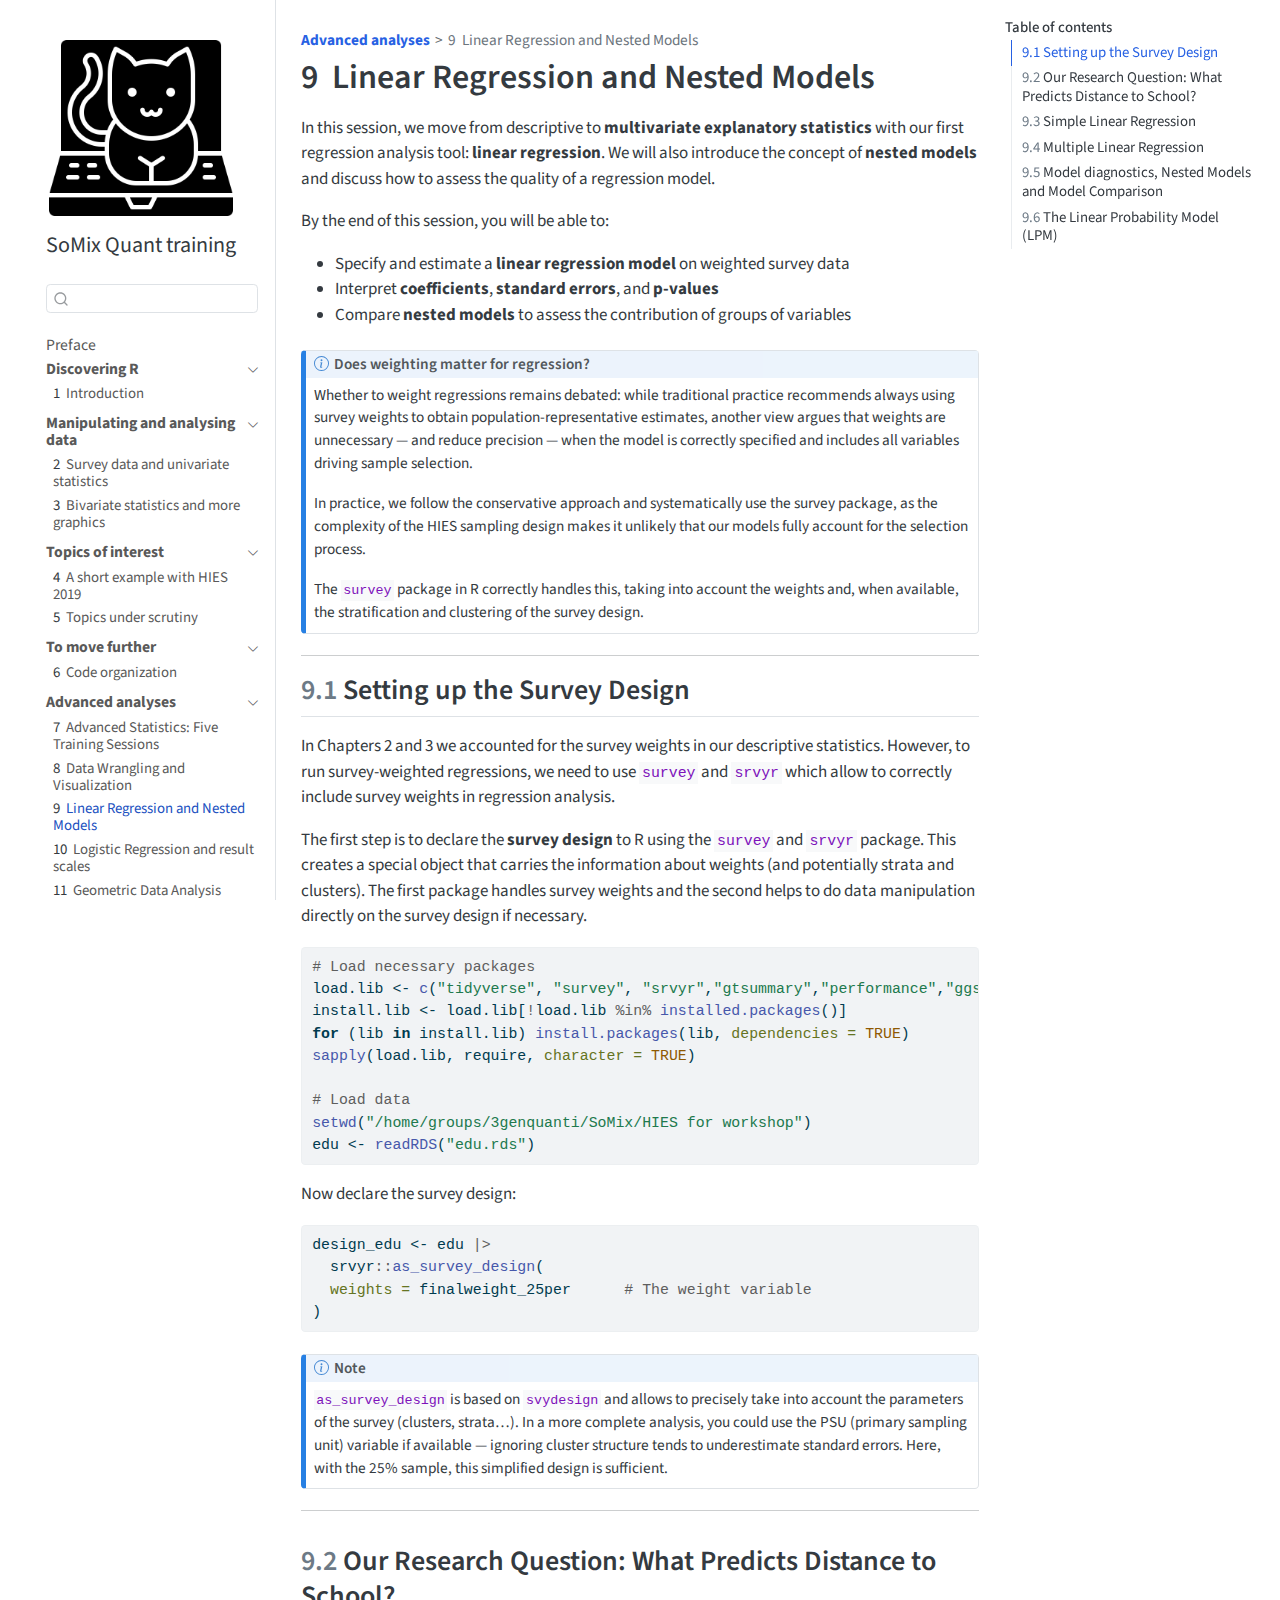
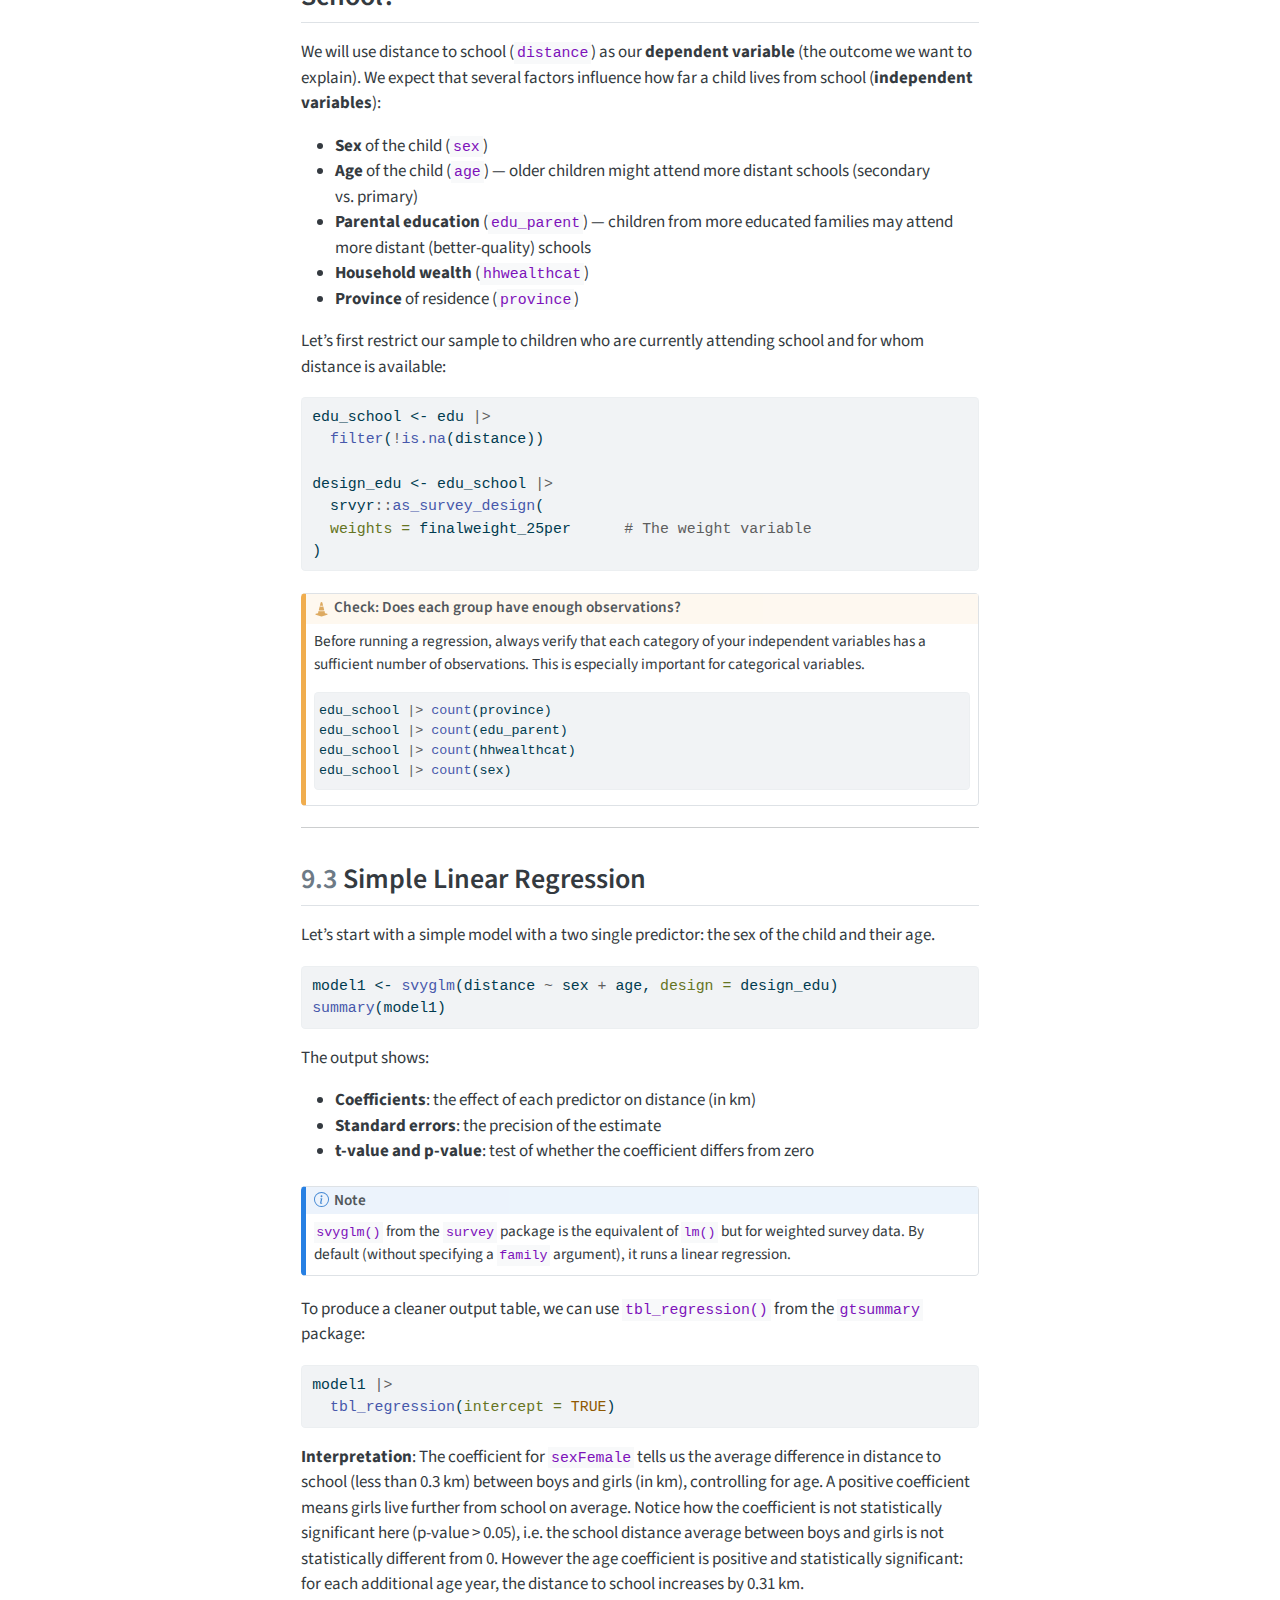
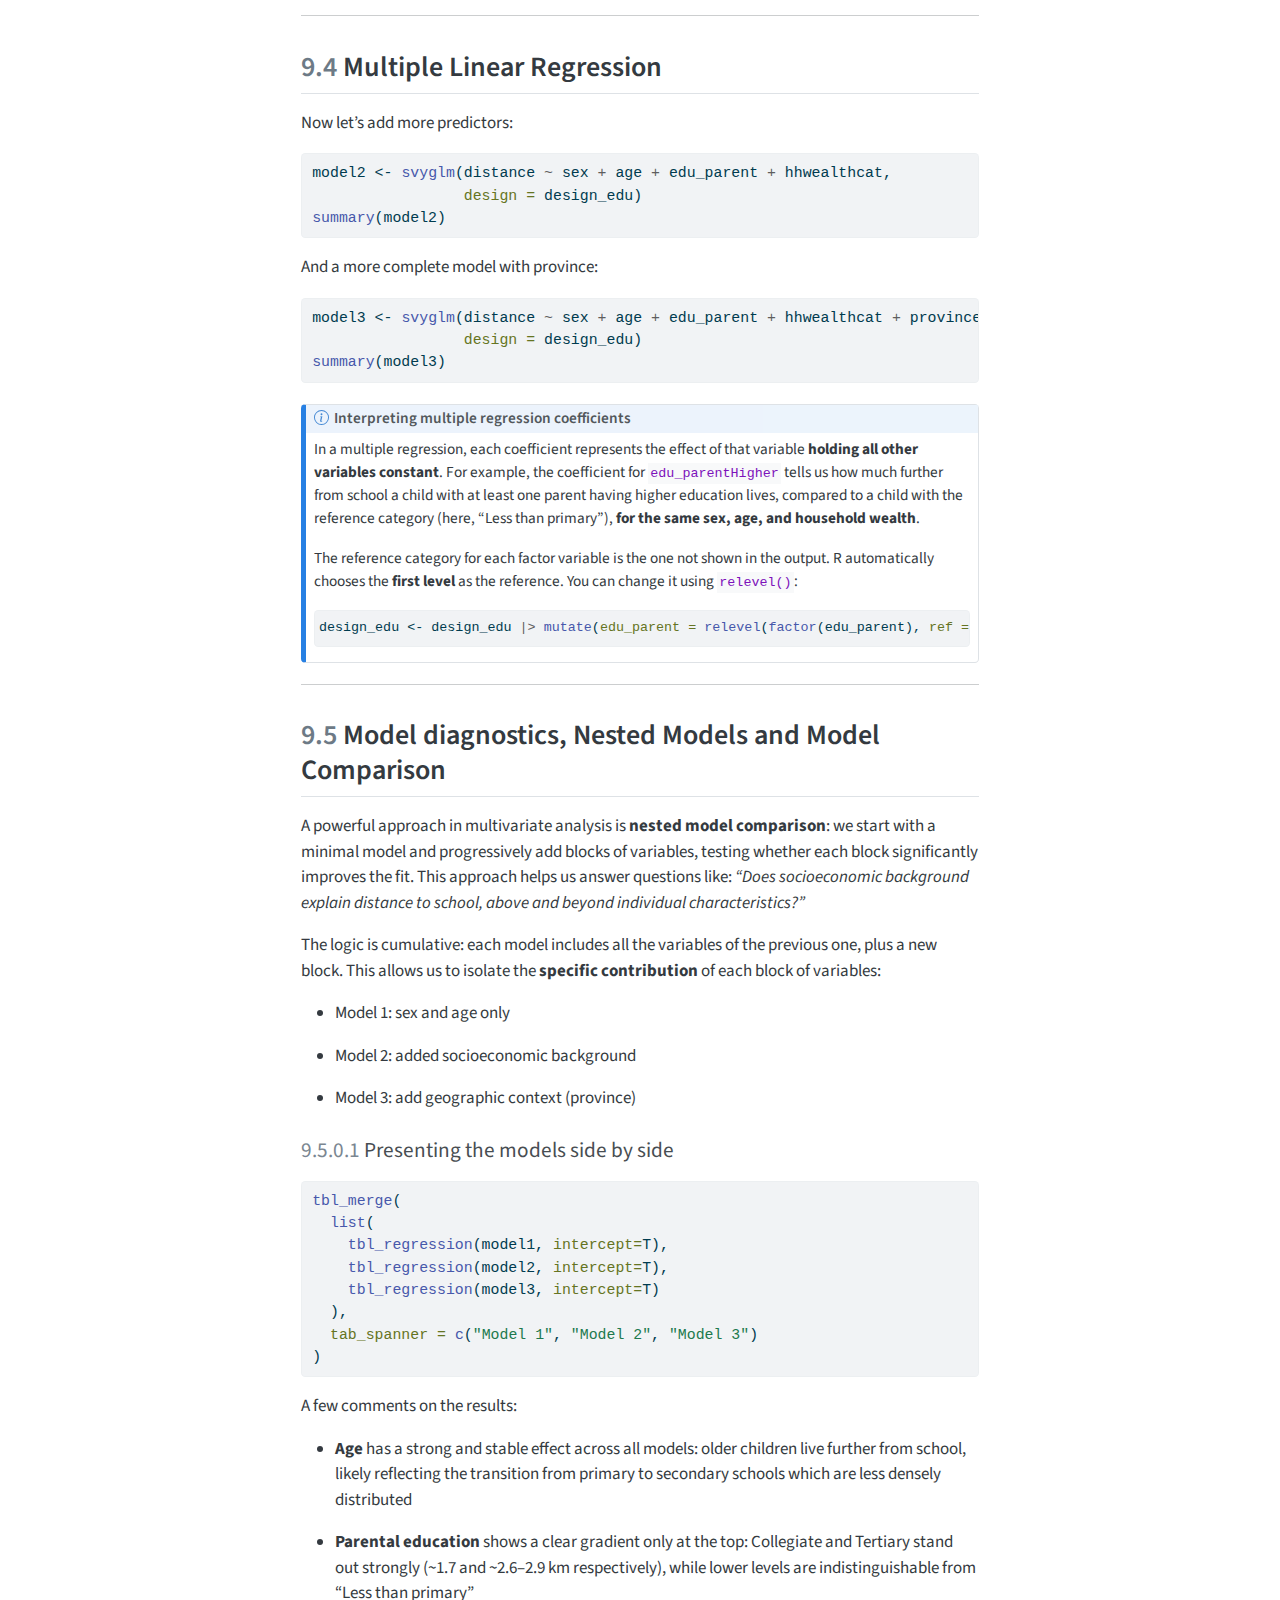
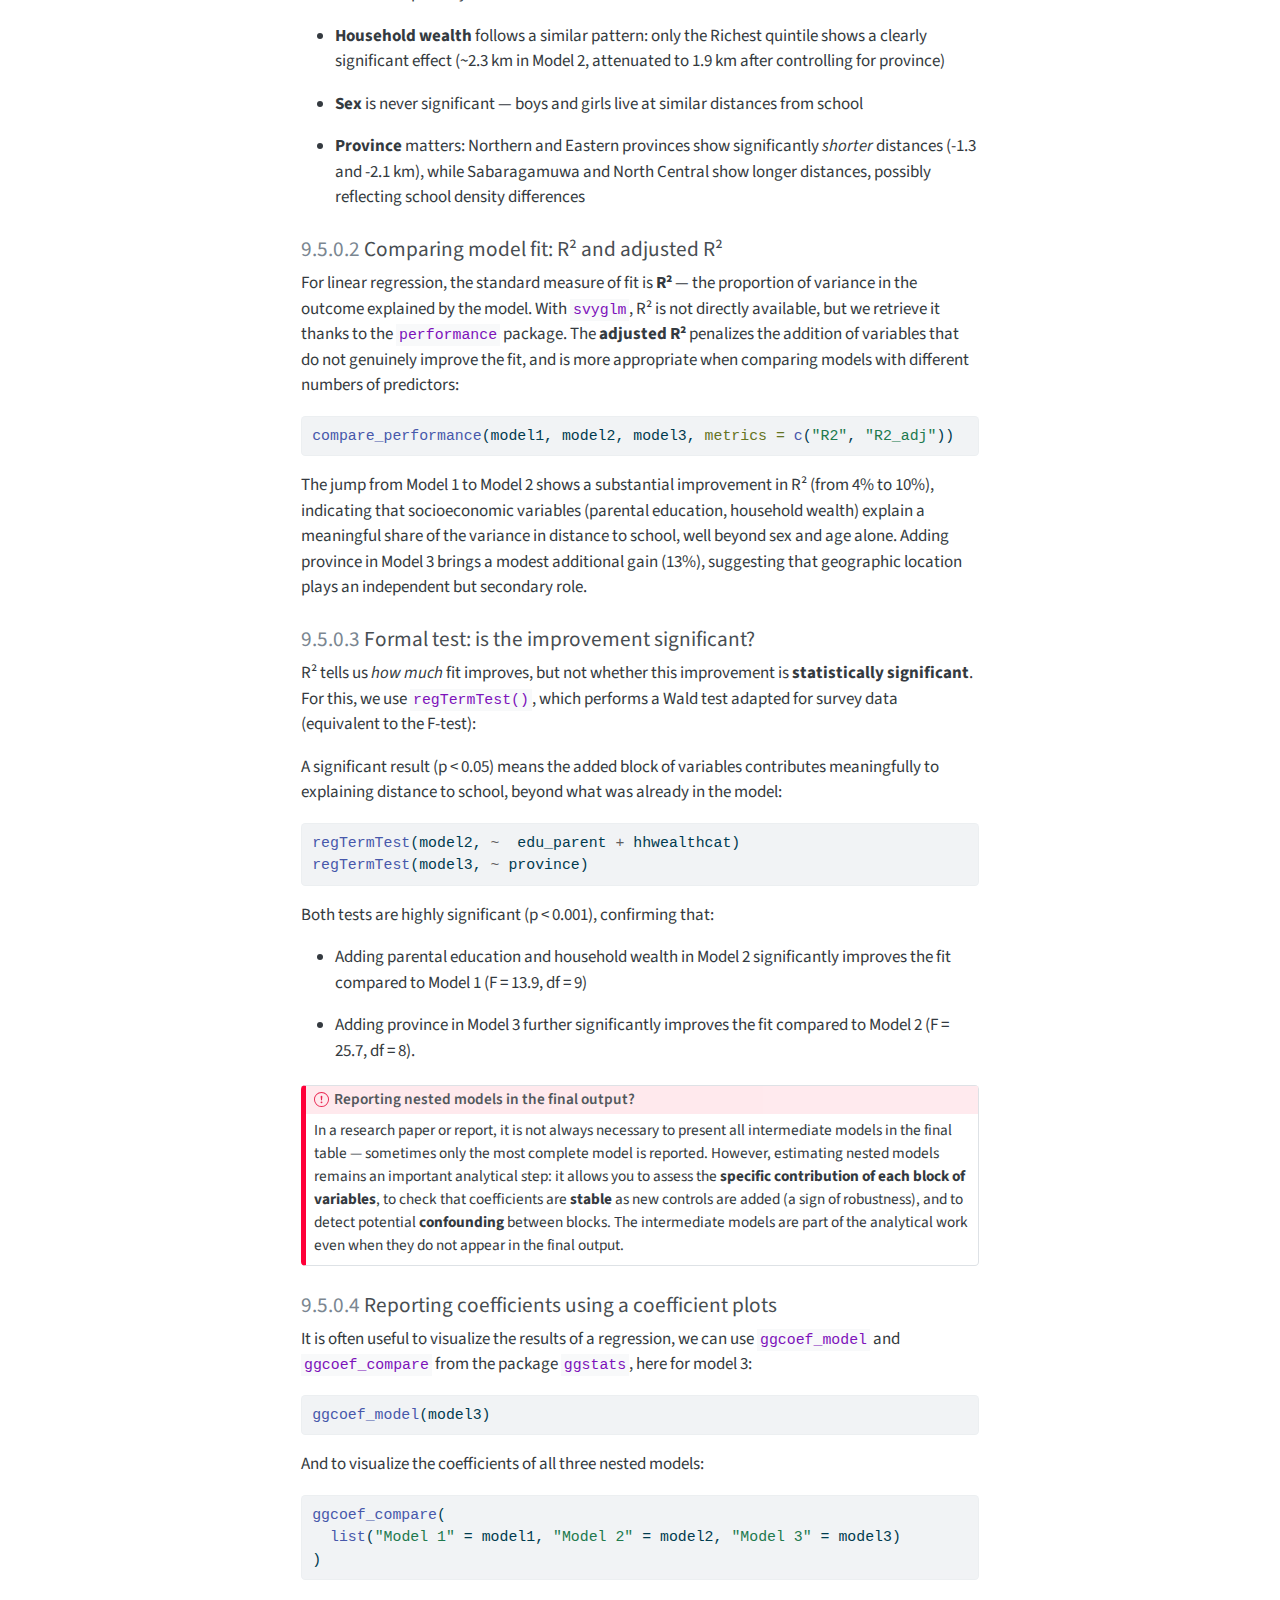
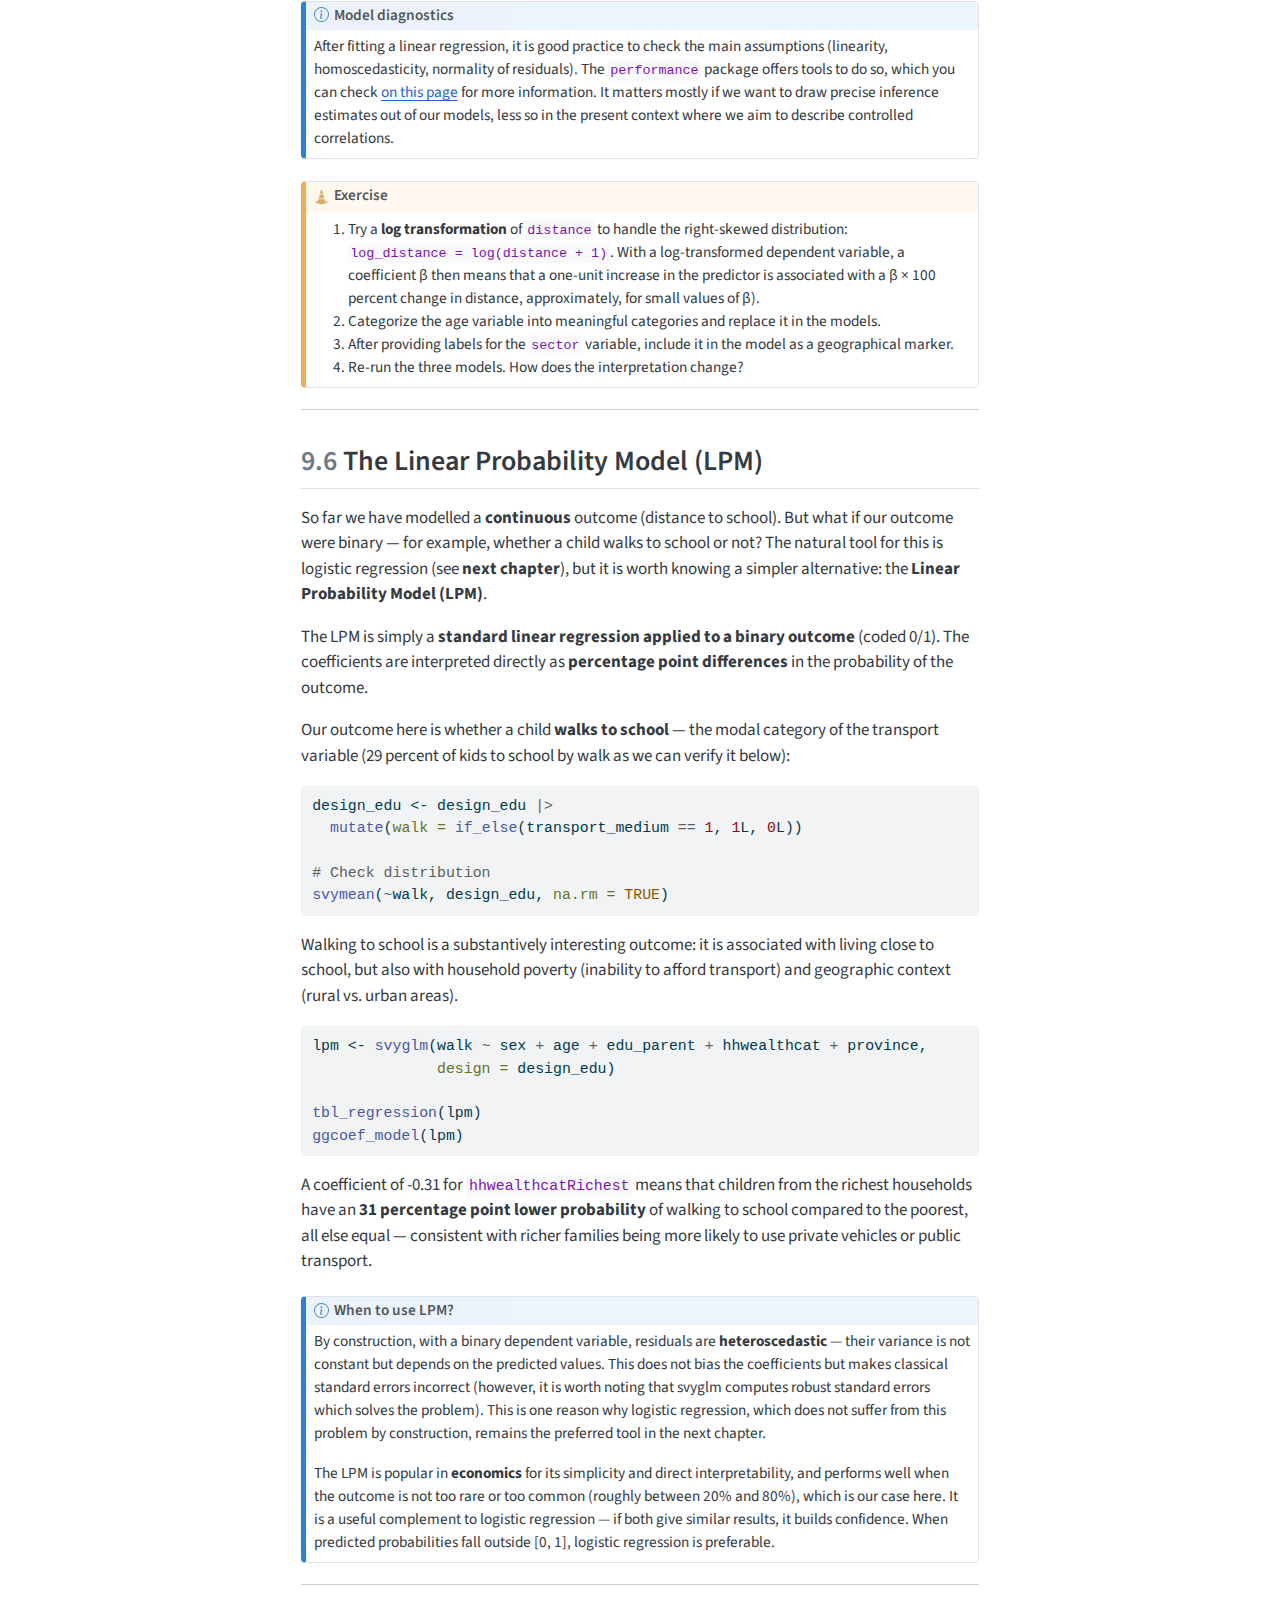
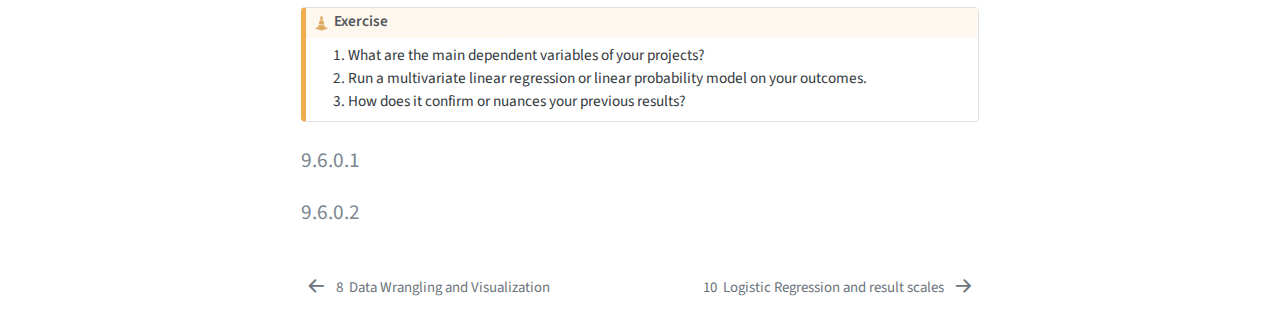
<file: docs/linearreg.html>
<!DOCTYPE html>
<html xmlns="http://www.w3.org/1999/xhtml" lang="en" xml:lang="en"><head>

<meta charset="utf-8">
<meta name="generator" content="quarto-1.5.57">

<meta name="viewport" content="width=device-width, initial-scale=1.0, user-scalable=yes">


<title>9&nbsp; Linear Regression and Nested Models – SoMix Quant training</title>
<style>
code{white-space: pre-wrap;}
span.smallcaps{font-variant: small-caps;}
div.columns{display: flex; gap: min(4vw, 1.5em);}
div.column{flex: auto; overflow-x: auto;}
div.hanging-indent{margin-left: 1.5em; text-indent: -1.5em;}
ul.task-list{list-style: none;}
ul.task-list li input[type="checkbox"] {
  width: 0.8em;
  margin: 0 0.8em 0.2em -1em; /* quarto-specific, see https://github.com/quarto-dev/quarto-cli/issues/4556 */ 
  vertical-align: middle;
}
/* CSS for syntax highlighting */
pre > code.sourceCode { white-space: pre; position: relative; }
pre > code.sourceCode > span { line-height: 1.25; }
pre > code.sourceCode > span:empty { height: 1.2em; }
.sourceCode { overflow: visible; }
code.sourceCode > span { color: inherit; text-decoration: inherit; }
div.sourceCode { margin: 1em 0; }
pre.sourceCode { margin: 0; }
@media screen {
div.sourceCode { overflow: auto; }
}
@media print {
pre > code.sourceCode { white-space: pre-wrap; }
pre > code.sourceCode > span { display: inline-block; text-indent: -5em; padding-left: 5em; }
}
pre.numberSource code
  { counter-reset: source-line 0; }
pre.numberSource code > span
  { position: relative; left: -4em; counter-increment: source-line; }
pre.numberSource code > span > a:first-child::before
  { content: counter(source-line);
    position: relative; left: -1em; text-align: right; vertical-align: baseline;
    border: none; display: inline-block;
    -webkit-touch-callout: none; -webkit-user-select: none;
    -khtml-user-select: none; -moz-user-select: none;
    -ms-user-select: none; user-select: none;
    padding: 0 4px; width: 4em;
  }
pre.numberSource { margin-left: 3em;  padding-left: 4px; }
div.sourceCode
  {   }
@media screen {
pre > code.sourceCode > span > a:first-child::before { text-decoration: underline; }
}
</style>


<script src="site_libs/quarto-nav/quarto-nav.js"></script>
<script src="site_libs/quarto-nav/headroom.min.js"></script>
<script src="site_libs/clipboard/clipboard.min.js"></script>
<script src="site_libs/quarto-search/autocomplete.umd.js"></script>
<script src="site_libs/quarto-search/fuse.min.js"></script>
<script src="site_libs/quarto-search/quarto-search.js"></script>
<meta name="quarto:offset" content="./">
<link href="./logitreg.html" rel="next">
<link href="./datawrangling.html" rel="prev">
<link href="./images/icon.png" rel="icon" type="image/png">
<script src="site_libs/quarto-html/quarto.js"></script>
<script src="site_libs/quarto-html/popper.min.js"></script>
<script src="site_libs/quarto-html/tippy.umd.min.js"></script>
<script src="site_libs/quarto-html/anchor.min.js"></script>
<link href="site_libs/quarto-html/tippy.css" rel="stylesheet">
<link href="site_libs/quarto-html/quarto-syntax-highlighting.css" rel="stylesheet" id="quarto-text-highlighting-styles">
<script src="site_libs/bootstrap/bootstrap.min.js"></script>
<link href="site_libs/bootstrap/bootstrap-icons.css" rel="stylesheet">
<link href="site_libs/bootstrap/bootstrap.min.css" rel="stylesheet" id="quarto-bootstrap" data-mode="light">
<script id="quarto-search-options" type="application/json">{
  "location": "sidebar",
  "copy-button": false,
  "collapse-after": 3,
  "panel-placement": "start",
  "type": "textbox",
  "limit": 50,
  "keyboard-shortcut": [
    "f",
    "/",
    "s"
  ],
  "language": {
    "search-no-results-text": "No results",
    "search-matching-documents-text": "matching documents",
    "search-copy-link-title": "Copy link to search",
    "search-hide-matches-text": "Hide additional matches",
    "search-more-match-text": "more match in this document",
    "search-more-matches-text": "more matches in this document",
    "search-clear-button-title": "Clear",
    "search-text-placeholder": "",
    "search-detached-cancel-button-title": "Cancel",
    "search-submit-button-title": "Submit",
    "search-label": "Search"
  }
}</script>


</head>

<body class="nav-sidebar floating">

<div id="quarto-search-results"></div>
  <header id="quarto-header" class="headroom fixed-top">
  <nav class="quarto-secondary-nav">
    <div class="container-fluid d-flex">
      <button type="button" class="quarto-btn-toggle btn" data-bs-toggle="collapse" role="button" data-bs-target=".quarto-sidebar-collapse-item" aria-controls="quarto-sidebar" aria-expanded="false" aria-label="Toggle sidebar navigation" onclick="if (window.quartoToggleHeadroom) { window.quartoToggleHeadroom(); }">
        <i class="bi bi-layout-text-sidebar-reverse"></i>
      </button>
        <nav class="quarto-page-breadcrumbs" aria-label="breadcrumb"><ol class="breadcrumb"><li class="breadcrumb-item"><a href="./advanced_intro.html"><strong>Advanced analyses</strong></a></li><li class="breadcrumb-item"><a href="./linearreg.html"><span class="chapter-number">9</span>&nbsp; <span class="chapter-title">Linear Regression and Nested Models</span></a></li></ol></nav>
        <a class="flex-grow-1" role="navigation" data-bs-toggle="collapse" data-bs-target=".quarto-sidebar-collapse-item" aria-controls="quarto-sidebar" aria-expanded="false" aria-label="Toggle sidebar navigation" onclick="if (window.quartoToggleHeadroom) { window.quartoToggleHeadroom(); }">      
        </a>
      <button type="button" class="btn quarto-search-button" aria-label="Search" onclick="window.quartoOpenSearch();">
        <i class="bi bi-search"></i>
      </button>
    </div>
  </nav>
</header>
<!-- content -->
<div id="quarto-content" class="quarto-container page-columns page-rows-contents page-layout-article">
<!-- sidebar -->
  <nav id="quarto-sidebar" class="sidebar collapse collapse-horizontal quarto-sidebar-collapse-item sidebar-navigation floating overflow-auto">
    <div class="pt-lg-2 mt-2 text-left sidebar-header sidebar-header-stacked">
      <a href="./index.html" class="sidebar-logo-link">
      <img src="./images/icon.png" alt="" class="sidebar-logo py-0 d-lg-inline d-none">
      </a>
    <div class="sidebar-title mb-0 py-0">
      <a href="./">SoMix Quant training</a> 
    </div>
      </div>
        <div class="mt-2 flex-shrink-0 align-items-center">
        <div class="sidebar-search">
        <div id="quarto-search" class="" title="Search"></div>
        </div>
        </div>
    <div class="sidebar-menu-container"> 
    <ul class="list-unstyled mt-1">
        <li class="sidebar-item">
  <div class="sidebar-item-container"> 
  <a href="./index.html" class="sidebar-item-text sidebar-link">
 <span class="menu-text">Preface</span></a>
  </div>
</li>
        <li class="sidebar-item sidebar-item-section">
      <div class="sidebar-item-container"> 
            <a class="sidebar-item-text sidebar-link text-start" data-bs-toggle="collapse" data-bs-target="#quarto-sidebar-section-1" role="navigation" aria-expanded="true">
 <span class="menu-text"><strong>Discovering R</strong></span></a>
          <a class="sidebar-item-toggle text-start" data-bs-toggle="collapse" data-bs-target="#quarto-sidebar-section-1" role="navigation" aria-expanded="true" aria-label="Toggle section">
            <i class="bi bi-chevron-right ms-2"></i>
          </a> 
      </div>
      <ul id="quarto-sidebar-section-1" class="collapse list-unstyled sidebar-section depth1 show">  
          <li class="sidebar-item">
  <div class="sidebar-item-container"> 
  <a href="./intro.html" class="sidebar-item-text sidebar-link">
 <span class="menu-text"><span class="chapter-number">1</span>&nbsp; <span class="chapter-title">Introduction</span></span></a>
  </div>
</li>
      </ul>
  </li>
        <li class="sidebar-item sidebar-item-section">
      <div class="sidebar-item-container"> 
            <a class="sidebar-item-text sidebar-link text-start" data-bs-toggle="collapse" data-bs-target="#quarto-sidebar-section-2" role="navigation" aria-expanded="true">
 <span class="menu-text"><strong>Manipulating and analysing data</strong></span></a>
          <a class="sidebar-item-toggle text-start" data-bs-toggle="collapse" data-bs-target="#quarto-sidebar-section-2" role="navigation" aria-expanded="true" aria-label="Toggle section">
            <i class="bi bi-chevron-right ms-2"></i>
          </a> 
      </div>
      <ul id="quarto-sidebar-section-2" class="collapse list-unstyled sidebar-section depth1 show">  
          <li class="sidebar-item">
  <div class="sidebar-item-container"> 
  <a href="./statunis.html" class="sidebar-item-text sidebar-link">
 <span class="menu-text"><span class="chapter-number">2</span>&nbsp; <span class="chapter-title">Survey data and univariate statistics</span></span></a>
  </div>
</li>
          <li class="sidebar-item">
  <div class="sidebar-item-container"> 
  <a href="./statbis.html" class="sidebar-item-text sidebar-link">
 <span class="menu-text"><span class="chapter-number">3</span>&nbsp; <span class="chapter-title">Bivariate statistics and more graphics</span></span></a>
  </div>
</li>
      </ul>
  </li>
        <li class="sidebar-item sidebar-item-section">
      <div class="sidebar-item-container"> 
            <a class="sidebar-item-text sidebar-link text-start" data-bs-toggle="collapse" data-bs-target="#quarto-sidebar-section-3" role="navigation" aria-expanded="true">
 <span class="menu-text"><strong>Topics of interest</strong></span></a>
          <a class="sidebar-item-toggle text-start" data-bs-toggle="collapse" data-bs-target="#quarto-sidebar-section-3" role="navigation" aria-expanded="true" aria-label="Toggle section">
            <i class="bi bi-chevron-right ms-2"></i>
          </a> 
      </div>
      <ul id="quarto-sidebar-section-3" class="collapse list-unstyled sidebar-section depth1 show">  
          <li class="sidebar-item">
  <div class="sidebar-item-container"> 
  <a href="./tutorial.html" class="sidebar-item-text sidebar-link">
 <span class="menu-text"><span class="chapter-number">4</span>&nbsp; <span class="chapter-title">A short example with HIES 2019</span></span></a>
  </div>
</li>
          <li class="sidebar-item">
  <div class="sidebar-item-container"> 
  <a href="./topics.html" class="sidebar-item-text sidebar-link">
 <span class="menu-text"><span class="chapter-number">5</span>&nbsp; <span class="chapter-title">Topics under scrutiny</span></span></a>
  </div>
</li>
      </ul>
  </li>
        <li class="sidebar-item sidebar-item-section">
      <div class="sidebar-item-container"> 
            <a class="sidebar-item-text sidebar-link text-start" data-bs-toggle="collapse" data-bs-target="#quarto-sidebar-section-4" role="navigation" aria-expanded="true">
 <span class="menu-text"><strong>To move further</strong></span></a>
          <a class="sidebar-item-toggle text-start" data-bs-toggle="collapse" data-bs-target="#quarto-sidebar-section-4" role="navigation" aria-expanded="true" aria-label="Toggle section">
            <i class="bi bi-chevron-right ms-2"></i>
          </a> 
      </div>
      <ul id="quarto-sidebar-section-4" class="collapse list-unstyled sidebar-section depth1 show">  
          <li class="sidebar-item">
  <div class="sidebar-item-container"> 
  <a href="./syntaxe.html" class="sidebar-item-text sidebar-link">
 <span class="menu-text"><span class="chapter-number">6</span>&nbsp; <span class="chapter-title">Code organization</span></span></a>
  </div>
</li>
      </ul>
  </li>
        <li class="sidebar-item sidebar-item-section">
      <div class="sidebar-item-container"> 
            <a class="sidebar-item-text sidebar-link text-start" data-bs-toggle="collapse" data-bs-target="#quarto-sidebar-section-5" role="navigation" aria-expanded="true">
 <span class="menu-text"><strong>Advanced analyses</strong></span></a>
          <a class="sidebar-item-toggle text-start" data-bs-toggle="collapse" data-bs-target="#quarto-sidebar-section-5" role="navigation" aria-expanded="true" aria-label="Toggle section">
            <i class="bi bi-chevron-right ms-2"></i>
          </a> 
      </div>
      <ul id="quarto-sidebar-section-5" class="collapse list-unstyled sidebar-section depth1 show">  
          <li class="sidebar-item">
  <div class="sidebar-item-container"> 
  <a href="./advanced_intro.html" class="sidebar-item-text sidebar-link">
 <span class="menu-text"><span class="chapter-number">7</span>&nbsp; <span class="chapter-title">Advanced Statistics: Five Training Sessions</span></span></a>
  </div>
</li>
          <li class="sidebar-item">
  <div class="sidebar-item-container"> 
  <a href="./datawrangling.html" class="sidebar-item-text sidebar-link">
 <span class="menu-text"><span class="chapter-number">8</span>&nbsp; <span class="chapter-title">Data Wrangling and Visualization</span></span></a>
  </div>
</li>
          <li class="sidebar-item">
  <div class="sidebar-item-container"> 
  <a href="./linearreg.html" class="sidebar-item-text sidebar-link active">
 <span class="menu-text"><span class="chapter-number">9</span>&nbsp; <span class="chapter-title">Linear Regression and Nested Models</span></span></a>
  </div>
</li>
          <li class="sidebar-item">
  <div class="sidebar-item-container"> 
  <a href="./logitreg.html" class="sidebar-item-text sidebar-link">
 <span class="menu-text"><span class="chapter-number">10</span>&nbsp; <span class="chapter-title">Logistic Regression and result scales</span></span></a>
  </div>
</li>
          <li class="sidebar-item">
  <div class="sidebar-item-container"> 
  <a href="./mca.html" class="sidebar-item-text sidebar-link">
 <span class="menu-text"><span class="chapter-number">11</span>&nbsp; <span class="chapter-title">Geometric Data Analysis</span></span></a>
  </div>
</li>
      </ul>
  </li>
    </ul>
    </div>
</nav>
<div id="quarto-sidebar-glass" class="quarto-sidebar-collapse-item" data-bs-toggle="collapse" data-bs-target=".quarto-sidebar-collapse-item"></div>
<!-- margin-sidebar -->
    <div id="quarto-margin-sidebar" class="sidebar margin-sidebar">
        <nav id="TOC" role="doc-toc" class="toc-active">
    <h2 id="toc-title">Table of contents</h2>
   
  <ul>
  <li><a href="#setting-up-the-survey-design" id="toc-setting-up-the-survey-design" class="nav-link active" data-scroll-target="#setting-up-the-survey-design"><span class="header-section-number">9.1</span> Setting up the Survey Design</a></li>
  <li><a href="#our-research-question-what-predicts-distance-to-school" id="toc-our-research-question-what-predicts-distance-to-school" class="nav-link" data-scroll-target="#our-research-question-what-predicts-distance-to-school"><span class="header-section-number">9.2</span> Our Research Question: What Predicts Distance to School?</a></li>
  <li><a href="#simple-linear-regression" id="toc-simple-linear-regression" class="nav-link" data-scroll-target="#simple-linear-regression"><span class="header-section-number">9.3</span> Simple Linear Regression</a></li>
  <li><a href="#multiple-linear-regression" id="toc-multiple-linear-regression" class="nav-link" data-scroll-target="#multiple-linear-regression"><span class="header-section-number">9.4</span> Multiple Linear Regression</a></li>
  <li><a href="#model-diagnostics-nested-models-and-model-comparison" id="toc-model-diagnostics-nested-models-and-model-comparison" class="nav-link" data-scroll-target="#model-diagnostics-nested-models-and-model-comparison"><span class="header-section-number">9.5</span> Model diagnostics, Nested Models and Model Comparison</a></li>
  <li><a href="#the-linear-probability-model-lpm" id="toc-the-linear-probability-model-lpm" class="nav-link" data-scroll-target="#the-linear-probability-model-lpm"><span class="header-section-number">9.6</span> The Linear Probability Model (LPM)</a></li>
  </ul>
</nav>
    </div>
<!-- main -->
<main class="content" id="quarto-document-content">

<header id="title-block-header" class="quarto-title-block default"><nav class="quarto-page-breadcrumbs quarto-title-breadcrumbs d-none d-lg-block" aria-label="breadcrumb"><ol class="breadcrumb"><li class="breadcrumb-item"><a href="./advanced_intro.html"><strong>Advanced analyses</strong></a></li><li class="breadcrumb-item"><a href="./linearreg.html"><span class="chapter-number">9</span>&nbsp; <span class="chapter-title">Linear Regression and Nested Models</span></a></li></ol></nav>
<div class="quarto-title">
<h1 class="title"><span id="sec-session2" class="quarto-section-identifier"><span class="chapter-number">9</span>&nbsp; <span class="chapter-title">Linear Regression and Nested Models</span></span></h1>
</div>



<div class="quarto-title-meta">

    
  
    
  </div>
  


</header>


<p>In this session, we move from descriptive to <strong>multivariate explanatory statistics</strong> with our first regression analysis tool: <strong>linear regression</strong>. We will also introduce the concept of <strong>nested models</strong> and discuss how to assess the quality of a regression model.</p>
<p>By the end of this session, you will be able to:</p>
<ul>
<li>Specify and estimate a <strong>linear regression model</strong> on weighted survey data</li>
<li>Interpret <strong>coefficients</strong>, <strong>standard errors</strong>, and <strong>p-values</strong></li>
<li>Compare <strong>nested models</strong> to assess the contribution of groups of variables</li>
</ul>
<div class="callout callout-style-default callout-note callout-titled">
<div class="callout-header d-flex align-content-center">
<div class="callout-icon-container">
<i class="callout-icon"></i>
</div>
<div class="callout-title-container flex-fill">
Does weighting matter for regression?
</div>
</div>
<div class="callout-body-container callout-body">
<p>Whether to weight regressions remains debated: while traditional practice recommends always using survey weights to obtain population-representative estimates, another view argues that weights are unnecessary — and reduce precision — when the model is correctly specified and includes all variables driving sample selection.</p>
<p>In practice, we follow the conservative approach and systematically use the survey package, as the complexity of the HIES sampling design makes it unlikely that our models fully account for the selection process.</p>
<p>The <code>survey</code> package in R correctly handles this, taking into account the weights and, when available, the stratification and clustering of the survey design.</p>
</div>
</div>
<hr>
<section id="setting-up-the-survey-design" class="level2" data-number="9.1">
<h2 data-number="9.1" class="anchored" data-anchor-id="setting-up-the-survey-design"><span class="header-section-number">9.1</span> Setting up the Survey Design</h2>
<p>In Chapters 2 and 3 we accounted for the survey weights in our descriptive statistics. However, to run survey-weighted regressions, we need to use <code>survey</code> and <code>srvyr</code> which allow to correctly include survey weights in regression analysis.</p>
<p>The first step is to declare the <strong>survey design</strong> to R using the <code>survey</code> and <code>srvyr</code> package. This creates a special object that carries the information about weights (and potentially strata and clusters). The first package handles survey weights and the second helps to do data manipulation directly on the survey design if necessary.</p>
<div class="cell">
<div class="sourceCode cell-code" id="cb1"><pre class="sourceCode r code-with-copy"><code class="sourceCode r"><span id="cb1-1"><a href="#cb1-1" aria-hidden="true" tabindex="-1"></a><span class="co"># Load necessary packages</span></span>
<span id="cb1-2"><a href="#cb1-2" aria-hidden="true" tabindex="-1"></a>load.lib <span class="ot">&lt;-</span> <span class="fu">c</span>(<span class="st">"tidyverse"</span>, <span class="st">"survey"</span>, <span class="st">"srvyr"</span>,<span class="st">"gtsummary"</span>,<span class="st">"performance"</span>,<span class="st">"ggstats"</span>)</span>
<span id="cb1-3"><a href="#cb1-3" aria-hidden="true" tabindex="-1"></a>install.lib <span class="ot">&lt;-</span> load.lib[<span class="sc">!</span>load.lib <span class="sc">%in%</span> <span class="fu">installed.packages</span>()]</span>
<span id="cb1-4"><a href="#cb1-4" aria-hidden="true" tabindex="-1"></a><span class="cf">for</span> (lib <span class="cf">in</span> install.lib) <span class="fu">install.packages</span>(lib, <span class="at">dependencies =</span> <span class="cn">TRUE</span>)</span>
<span id="cb1-5"><a href="#cb1-5" aria-hidden="true" tabindex="-1"></a><span class="fu">sapply</span>(load.lib, require, <span class="at">character =</span> <span class="cn">TRUE</span>)</span>
<span id="cb1-6"><a href="#cb1-6" aria-hidden="true" tabindex="-1"></a></span>
<span id="cb1-7"><a href="#cb1-7" aria-hidden="true" tabindex="-1"></a><span class="co"># Load data</span></span>
<span id="cb1-8"><a href="#cb1-8" aria-hidden="true" tabindex="-1"></a><span class="fu">setwd</span>(<span class="st">"/home/groups/3genquanti/SoMix/HIES for workshop"</span>)</span>
<span id="cb1-9"><a href="#cb1-9" aria-hidden="true" tabindex="-1"></a>edu <span class="ot">&lt;-</span> <span class="fu">readRDS</span>(<span class="st">"edu.rds"</span>)</span></code><button title="Copy to Clipboard" class="code-copy-button"><i class="bi"></i></button></pre></div>
</div>
<p>Now declare the survey design:</p>
<div class="cell">
<div class="sourceCode cell-code" id="cb2"><pre class="sourceCode r code-with-copy"><code class="sourceCode r"><span id="cb2-1"><a href="#cb2-1" aria-hidden="true" tabindex="-1"></a>design_edu <span class="ot">&lt;-</span> edu <span class="sc">|&gt;</span></span>
<span id="cb2-2"><a href="#cb2-2" aria-hidden="true" tabindex="-1"></a>  srvyr<span class="sc">::</span><span class="fu">as_survey_design</span>(</span>
<span id="cb2-3"><a href="#cb2-3" aria-hidden="true" tabindex="-1"></a>  <span class="at">weights =</span> finalweight_25per      <span class="co"># The weight variable</span></span>
<span id="cb2-4"><a href="#cb2-4" aria-hidden="true" tabindex="-1"></a>)</span></code><button title="Copy to Clipboard" class="code-copy-button"><i class="bi"></i></button></pre></div>
</div>
<div class="callout callout-style-default callout-note callout-titled">
<div class="callout-header d-flex align-content-center">
<div class="callout-icon-container">
<i class="callout-icon"></i>
</div>
<div class="callout-title-container flex-fill">
Note
</div>
</div>
<div class="callout-body-container callout-body">
<p><code>as_survey_design</code> is based on <code>svydesign</code> and allows to precisely take into account the parameters of the survey (clusters, strata…). In a more complete analysis, you could use the PSU (primary sampling unit) variable if available — ignoring cluster structure tends to underestimate standard errors. Here, with the 25% sample, this simplified design is sufficient.</p>
</div>
</div>
<hr>
</section>
<section id="our-research-question-what-predicts-distance-to-school" class="level2" data-number="9.2">
<h2 data-number="9.2" class="anchored" data-anchor-id="our-research-question-what-predicts-distance-to-school"><span class="header-section-number">9.2</span> Our Research Question: What Predicts Distance to School?</h2>
<p>We will use distance to school (<code>distance</code>) as our <strong>dependent variable</strong> (the outcome we want to explain). We expect that several factors influence how far a child lives from school (<strong>independent variables</strong>):</p>
<ul>
<li><strong>Sex</strong> of the child (<code>sex</code>)</li>
<li><strong>Age</strong> of the child (<code>age</code>) — older children might attend more distant schools (secondary vs.&nbsp;primary)</li>
<li><strong>Parental education</strong> (<code>edu_parent</code>) — children from more educated families may attend more distant (better-quality) schools</li>
<li><strong>Household wealth</strong> (<code>hhwealthcat</code>)</li>
<li><strong>Province</strong> of residence (<code>province</code>)</li>
</ul>
<p>Let’s first restrict our sample to children who are currently attending school and for whom distance is available:</p>
<div class="cell">
<div class="sourceCode cell-code" id="cb3"><pre class="sourceCode r code-with-copy"><code class="sourceCode r"><span id="cb3-1"><a href="#cb3-1" aria-hidden="true" tabindex="-1"></a>edu_school <span class="ot">&lt;-</span> edu <span class="sc">|&gt;</span></span>
<span id="cb3-2"><a href="#cb3-2" aria-hidden="true" tabindex="-1"></a>  <span class="fu">filter</span>(<span class="sc">!</span><span class="fu">is.na</span>(distance))</span>
<span id="cb3-3"><a href="#cb3-3" aria-hidden="true" tabindex="-1"></a></span>
<span id="cb3-4"><a href="#cb3-4" aria-hidden="true" tabindex="-1"></a>design_edu <span class="ot">&lt;-</span> edu_school <span class="sc">|&gt;</span></span>
<span id="cb3-5"><a href="#cb3-5" aria-hidden="true" tabindex="-1"></a>  srvyr<span class="sc">::</span><span class="fu">as_survey_design</span>(</span>
<span id="cb3-6"><a href="#cb3-6" aria-hidden="true" tabindex="-1"></a>  <span class="at">weights =</span> finalweight_25per      <span class="co"># The weight variable</span></span>
<span id="cb3-7"><a href="#cb3-7" aria-hidden="true" tabindex="-1"></a>)</span></code><button title="Copy to Clipboard" class="code-copy-button"><i class="bi"></i></button></pre></div>
</div>
<div class="callout callout-style-default callout-caution callout-titled">
<div class="callout-header d-flex align-content-center">
<div class="callout-icon-container">
<i class="callout-icon"></i>
</div>
<div class="callout-title-container flex-fill">
Check: Does each group have enough observations?
</div>
</div>
<div class="callout-body-container callout-body">
<p>Before running a regression, always verify that each category of your independent variables has a sufficient number of observations. This is especially important for categorical variables.</p>
<div class="sourceCode" id="cb4"><pre class="sourceCode r code-with-copy"><code class="sourceCode r"><span id="cb4-1"><a href="#cb4-1" aria-hidden="true" tabindex="-1"></a>edu_school <span class="sc">|&gt;</span> <span class="fu">count</span>(province)</span>
<span id="cb4-2"><a href="#cb4-2" aria-hidden="true" tabindex="-1"></a>edu_school <span class="sc">|&gt;</span> <span class="fu">count</span>(edu_parent)</span>
<span id="cb4-3"><a href="#cb4-3" aria-hidden="true" tabindex="-1"></a>edu_school <span class="sc">|&gt;</span> <span class="fu">count</span>(hhwealthcat)</span>
<span id="cb4-4"><a href="#cb4-4" aria-hidden="true" tabindex="-1"></a>edu_school <span class="sc">|&gt;</span> <span class="fu">count</span>(sex)</span></code><button title="Copy to Clipboard" class="code-copy-button"><i class="bi"></i></button></pre></div>
</div>
</div>
<hr>
</section>
<section id="simple-linear-regression" class="level2" data-number="9.3">
<h2 data-number="9.3" class="anchored" data-anchor-id="simple-linear-regression"><span class="header-section-number">9.3</span> Simple Linear Regression</h2>
<p>Let’s start with a simple model with a two single predictor: the sex of the child and their age.</p>
<div class="cell">
<div class="sourceCode cell-code" id="cb5"><pre class="sourceCode r code-with-copy"><code class="sourceCode r"><span id="cb5-1"><a href="#cb5-1" aria-hidden="true" tabindex="-1"></a>model1 <span class="ot">&lt;-</span> <span class="fu">svyglm</span>(distance <span class="sc">~</span> sex <span class="sc">+</span> age, <span class="at">design =</span> design_edu)</span>
<span id="cb5-2"><a href="#cb5-2" aria-hidden="true" tabindex="-1"></a><span class="fu">summary</span>(model1)</span></code><button title="Copy to Clipboard" class="code-copy-button"><i class="bi"></i></button></pre></div>
</div>
<p>The output shows:</p>
<ul>
<li><strong>Coefficients</strong>: the effect of each predictor on distance (in km)</li>
<li><strong>Standard errors</strong>: the precision of the estimate</li>
<li><strong>t-value and p-value</strong>: test of whether the coefficient differs from zero</li>
</ul>
<div class="callout callout-style-default callout-note callout-titled">
<div class="callout-header d-flex align-content-center">
<div class="callout-icon-container">
<i class="callout-icon"></i>
</div>
<div class="callout-title-container flex-fill">
Note
</div>
</div>
<div class="callout-body-container callout-body">
<p><code>svyglm()</code> from the <code>survey</code> package is the equivalent of <code>lm()</code> but for weighted survey data. By default (without specifying a <code>family</code> argument), it runs a linear regression.</p>
</div>
</div>
<p>To produce a cleaner output table, we can use <code>tbl_regression()</code> from the <code>gtsummary</code> package:</p>
<div class="cell">
<div class="sourceCode cell-code" id="cb6"><pre class="sourceCode r code-with-copy"><code class="sourceCode r"><span id="cb6-1"><a href="#cb6-1" aria-hidden="true" tabindex="-1"></a>model1 <span class="sc">|&gt;</span></span>
<span id="cb6-2"><a href="#cb6-2" aria-hidden="true" tabindex="-1"></a>  <span class="fu">tbl_regression</span>(<span class="at">intercept =</span> <span class="cn">TRUE</span>)</span></code><button title="Copy to Clipboard" class="code-copy-button"><i class="bi"></i></button></pre></div>
</div>
<p><strong>Interpretation</strong>: The coefficient for <code>sexFemale</code> tells us the average difference in distance to school (less than 0.3 km) between boys and girls (in km), controlling for age. A positive coefficient means girls live further from school on average. Notice how the coefficient is not statistically significant here (p-value &gt; 0.05), i.e.&nbsp;the school distance average between boys and girls is not statistically different from 0. However the age coefficient is positive and statistically significant: for each additional age year, the distance to school increases by 0.31 km.</p>
<hr>
</section>
<section id="multiple-linear-regression" class="level2" data-number="9.4">
<h2 data-number="9.4" class="anchored" data-anchor-id="multiple-linear-regression"><span class="header-section-number">9.4</span> Multiple Linear Regression</h2>
<p>Now let’s add more predictors:</p>
<div class="cell">
<div class="sourceCode cell-code" id="cb7"><pre class="sourceCode r code-with-copy"><code class="sourceCode r"><span id="cb7-1"><a href="#cb7-1" aria-hidden="true" tabindex="-1"></a>model2 <span class="ot">&lt;-</span> <span class="fu">svyglm</span>(distance <span class="sc">~</span> sex <span class="sc">+</span> age <span class="sc">+</span> edu_parent <span class="sc">+</span> hhwealthcat, </span>
<span id="cb7-2"><a href="#cb7-2" aria-hidden="true" tabindex="-1"></a>                 <span class="at">design =</span> design_edu)</span>
<span id="cb7-3"><a href="#cb7-3" aria-hidden="true" tabindex="-1"></a><span class="fu">summary</span>(model2)</span></code><button title="Copy to Clipboard" class="code-copy-button"><i class="bi"></i></button></pre></div>
</div>
<p>And a more complete model with province:</p>
<div class="cell">
<div class="sourceCode cell-code" id="cb8"><pre class="sourceCode r code-with-copy"><code class="sourceCode r"><span id="cb8-1"><a href="#cb8-1" aria-hidden="true" tabindex="-1"></a>model3 <span class="ot">&lt;-</span> <span class="fu">svyglm</span>(distance <span class="sc">~</span> sex <span class="sc">+</span> age <span class="sc">+</span> edu_parent <span class="sc">+</span> hhwealthcat <span class="sc">+</span> province,</span>
<span id="cb8-2"><a href="#cb8-2" aria-hidden="true" tabindex="-1"></a>                 <span class="at">design =</span> design_edu)</span>
<span id="cb8-3"><a href="#cb8-3" aria-hidden="true" tabindex="-1"></a><span class="fu">summary</span>(model3)</span></code><button title="Copy to Clipboard" class="code-copy-button"><i class="bi"></i></button></pre></div>
</div>
<div class="callout callout-style-default callout-note callout-titled">
<div class="callout-header d-flex align-content-center">
<div class="callout-icon-container">
<i class="callout-icon"></i>
</div>
<div class="callout-title-container flex-fill">
Interpreting multiple regression coefficients
</div>
</div>
<div class="callout-body-container callout-body">
<p>In a multiple regression, each coefficient represents the effect of that variable <strong>holding all other variables constant</strong>. For example, the coefficient for <code>edu_parentHigher</code> tells us how much further from school a child with at least one parent having higher education lives, compared to a child with the reference category (here, “Less than primary”), <strong>for the same sex, age, and household wealth</strong>.</p>
<p>The reference category for each factor variable is the one not shown in the output. R automatically chooses the <strong>first level</strong> as the reference. You can change it using <code>relevel()</code>:</p>
<div class="sourceCode" id="cb9"><pre class="sourceCode r code-with-copy"><code class="sourceCode r"><span id="cb9-1"><a href="#cb9-1" aria-hidden="true" tabindex="-1"></a>design_edu <span class="ot">&lt;-</span> design_edu <span class="sc">|&gt;</span> <span class="fu">mutate</span>(<span class="at">edu_parent =</span> <span class="fu">relevel</span>(<span class="fu">factor</span>(edu_parent), <span class="at">ref =</span> <span class="st">"Less than primary"</span>))</span></code><button title="Copy to Clipboard" class="code-copy-button"><i class="bi"></i></button></pre></div>
</div>
</div>
<hr>
</section>
<section id="model-diagnostics-nested-models-and-model-comparison" class="level2" data-number="9.5">
<h2 data-number="9.5" class="anchored" data-anchor-id="model-diagnostics-nested-models-and-model-comparison"><span class="header-section-number">9.5</span> Model diagnostics, Nested Models and Model Comparison</h2>
<p>A powerful approach in multivariate analysis is <strong>nested model comparison</strong>: we start with a minimal model and progressively add blocks of variables, testing whether each block significantly improves the fit. This approach helps us answer questions like: <em>“Does socioeconomic background explain distance to school, above and beyond individual characteristics?”</em></p>
<p>The logic is cumulative: each model includes all the variables of the previous one, plus a new block. This allows us to isolate the <strong>specific contribution</strong> of each block of variables:</p>
<ul>
<li><p>Model 1: sex and age only</p></li>
<li><p>Model 2: added socioeconomic background</p></li>
<li><p>Model 3: add geographic context (province)</p></li>
</ul>
<section id="presenting-the-models-side-by-side" class="level4" data-number="9.5.0.1">
<h4 data-number="9.5.0.1" class="anchored" data-anchor-id="presenting-the-models-side-by-side"><span class="header-section-number">9.5.0.1</span> Presenting the models side by side</h4>
<div class="cell">
<div class="sourceCode cell-code" id="cb10"><pre class="sourceCode r code-with-copy"><code class="sourceCode r"><span id="cb10-1"><a href="#cb10-1" aria-hidden="true" tabindex="-1"></a><span class="fu">tbl_merge</span>(</span>
<span id="cb10-2"><a href="#cb10-2" aria-hidden="true" tabindex="-1"></a>  <span class="fu">list</span>(</span>
<span id="cb10-3"><a href="#cb10-3" aria-hidden="true" tabindex="-1"></a>    <span class="fu">tbl_regression</span>(model1, <span class="at">intercept=</span>T),</span>
<span id="cb10-4"><a href="#cb10-4" aria-hidden="true" tabindex="-1"></a>    <span class="fu">tbl_regression</span>(model2, <span class="at">intercept=</span>T),</span>
<span id="cb10-5"><a href="#cb10-5" aria-hidden="true" tabindex="-1"></a>    <span class="fu">tbl_regression</span>(model3, <span class="at">intercept=</span>T)</span>
<span id="cb10-6"><a href="#cb10-6" aria-hidden="true" tabindex="-1"></a>  ),</span>
<span id="cb10-7"><a href="#cb10-7" aria-hidden="true" tabindex="-1"></a>  <span class="at">tab_spanner =</span> <span class="fu">c</span>(<span class="st">"Model 1"</span>, <span class="st">"Model 2"</span>, <span class="st">"Model 3"</span>)</span>
<span id="cb10-8"><a href="#cb10-8" aria-hidden="true" tabindex="-1"></a>)</span></code><button title="Copy to Clipboard" class="code-copy-button"><i class="bi"></i></button></pre></div>
</div>
<p>A few comments on the results:</p>
<ul>
<li><p><strong>Age</strong> has a strong and stable effect across all models: older children live further from school, likely reflecting the transition from primary to secondary schools which are less densely distributed</p></li>
<li><p><strong>Parental education</strong> shows a clear gradient only at the top: Collegiate and Tertiary stand out strongly (~1.7 and ~2.6–2.9 km respectively), while lower levels are indistinguishable from “Less than primary”</p></li>
<li><p><strong>Household wealth</strong> follows a similar pattern: only the Richest quintile shows a clearly significant effect (~2.3 km in Model 2, attenuated to 1.9 km after controlling for province)</p></li>
<li><p><strong>Sex</strong> is never significant — boys and girls live at similar distances from school</p></li>
<li><p><strong>Province</strong> matters: Northern and Eastern provinces show significantly <em>shorter</em> distances (-1.3 and -2.1 km), while Sabaragamuwa and North Central show longer distances, possibly reflecting school density differences</p></li>
</ul>
</section>
<section id="comparing-model-fit-r²-and-adjusted-r²" class="level4" data-number="9.5.0.2">
<h4 data-number="9.5.0.2" class="anchored" data-anchor-id="comparing-model-fit-r²-and-adjusted-r²"><span class="header-section-number">9.5.0.2</span> Comparing model fit: R² and adjusted R²</h4>
<p>For linear regression, the standard measure of fit is <strong>R²</strong> — the proportion of variance in the outcome explained by the model. With <code>svyglm</code>, R² is not directly available, but we retrieve it thanks to the <code>performance</code> package. The <strong>adjusted R²</strong> penalizes the addition of variables that do not genuinely improve the fit, and is more appropriate when comparing models with different numbers of predictors:</p>
<div class="cell">
<div class="sourceCode cell-code" id="cb11"><pre class="sourceCode r code-with-copy"><code class="sourceCode r"><span id="cb11-1"><a href="#cb11-1" aria-hidden="true" tabindex="-1"></a><span class="fu">compare_performance</span>(model1, model2, model3, <span class="at">metrics =</span> <span class="fu">c</span>(<span class="st">"R2"</span>, <span class="st">"R2_adj"</span>))</span></code><button title="Copy to Clipboard" class="code-copy-button"><i class="bi"></i></button></pre></div>
</div>
<p>The jump from Model 1 to Model 2 shows a substantial improvement in R² (from 4% to 10%), indicating that socioeconomic variables (parental education, household wealth) explain a meaningful share of the variance in distance to school, well beyond sex and age alone. Adding province in Model 3 brings a modest additional gain (13%), suggesting that geographic location plays an independent but secondary role.</p>
</section>
<section id="formal-test-is-the-improvement-significant" class="level4" data-number="9.5.0.3">
<h4 data-number="9.5.0.3" class="anchored" data-anchor-id="formal-test-is-the-improvement-significant"><span class="header-section-number">9.5.0.3</span> Formal test: is the improvement significant?</h4>
<p>R² tells us <em>how much</em> fit improves, but not whether this improvement is <strong>statistically significant</strong>. For this, we use <code>regTermTest()</code>, which performs a Wald test adapted for survey data (equivalent to the F-test):</p>
<p>A significant result (p &lt; 0.05) means the added block of variables contributes meaningfully to explaining distance to school, beyond what was already in the model:</p>
<div class="cell">
<div class="sourceCode cell-code" id="cb12"><pre class="sourceCode r code-with-copy"><code class="sourceCode r"><span id="cb12-1"><a href="#cb12-1" aria-hidden="true" tabindex="-1"></a><span class="fu">regTermTest</span>(model2, <span class="sc">~</span>  edu_parent <span class="sc">+</span> hhwealthcat)</span>
<span id="cb12-2"><a href="#cb12-2" aria-hidden="true" tabindex="-1"></a><span class="fu">regTermTest</span>(model3, <span class="sc">~</span> province)</span></code><button title="Copy to Clipboard" class="code-copy-button"><i class="bi"></i></button></pre></div>
</div>
<p>Both tests are highly significant (p &lt; 0.001), confirming that:</p>
<ul>
<li><p>Adding parental education and household wealth in Model 2 significantly improves the fit compared to Model 1 (F = 13.9, df = 9)</p></li>
<li><p>Adding province in Model 3 further significantly improves the fit compared to Model 2 (F = 25.7, df = 8).</p></li>
</ul>
<div class="callout callout-style-default callout-important callout-titled">
<div class="callout-header d-flex align-content-center">
<div class="callout-icon-container">
<i class="callout-icon"></i>
</div>
<div class="callout-title-container flex-fill">
Reporting nested models in the final output?
</div>
</div>
<div class="callout-body-container callout-body">
<p>In a research paper or report, it is not always necessary to present all intermediate models in the final table — sometimes only the most complete model is reported. However, estimating nested models remains an important analytical step: it allows you to assess the <strong>specific contribution of each block of variables</strong>, to check that coefficients are <strong>stable</strong> as new controls are added (a sign of robustness), and to detect potential <strong>confounding</strong> between blocks. The intermediate models are part of the analytical work even when they do not appear in the final output.</p>
</div>
</div>
</section>
<section id="reporting-coefficients-using-a-coefficient-plots" class="level4" data-number="9.5.0.4">
<h4 data-number="9.5.0.4" class="anchored" data-anchor-id="reporting-coefficients-using-a-coefficient-plots"><span class="header-section-number">9.5.0.4</span> Reporting coefficients using a coefficient plots</h4>
<p>It is often useful to visualize the results of a regression, we can use <code>ggcoef_model</code> and <code>ggcoef_compare</code> from the package <code>ggstats</code>, here for model 3:</p>
<div class="cell">
<div class="sourceCode cell-code" id="cb13"><pre class="sourceCode r code-with-copy"><code class="sourceCode r"><span id="cb13-1"><a href="#cb13-1" aria-hidden="true" tabindex="-1"></a><span class="fu">ggcoef_model</span>(model3)</span></code><button title="Copy to Clipboard" class="code-copy-button"><i class="bi"></i></button></pre></div>
</div>
<p>And to visualize the coefficients of all three nested models:</p>
<div class="cell">
<div class="sourceCode cell-code" id="cb14"><pre class="sourceCode r code-with-copy"><code class="sourceCode r"><span id="cb14-1"><a href="#cb14-1" aria-hidden="true" tabindex="-1"></a><span class="fu">ggcoef_compare</span>(</span>
<span id="cb14-2"><a href="#cb14-2" aria-hidden="true" tabindex="-1"></a>  <span class="fu">list</span>(<span class="st">"Model 1"</span> <span class="ot">=</span> model1, <span class="st">"Model 2"</span> <span class="ot">=</span> model2, <span class="st">"Model 3"</span> <span class="ot">=</span> model3)</span>
<span id="cb14-3"><a href="#cb14-3" aria-hidden="true" tabindex="-1"></a>)</span></code><button title="Copy to Clipboard" class="code-copy-button"><i class="bi"></i></button></pre></div>
</div>
<div class="callout callout-style-default callout-note callout-titled">
<div class="callout-header d-flex align-content-center">
<div class="callout-icon-container">
<i class="callout-icon"></i>
</div>
<div class="callout-title-container flex-fill">
Model diagnostics
</div>
</div>
<div class="callout-body-container callout-body">
<p>After fitting a linear regression, it is good practice to check the main assumptions (linearity, homoscedasticity, normality of residuals). The <code>performance</code> package offers tools to do so, which you can check <a href="https://easystats.github.io/performance/articles/check_model.html">on this page</a> for more information. It matters mostly if we want to draw precise inference estimates out of our models, less so in the present context where we aim to describe controlled correlations.</p>
</div>
</div>
<div class="callout callout-style-default callout-caution callout-titled">
<div class="callout-header d-flex align-content-center">
<div class="callout-icon-container">
<i class="callout-icon"></i>
</div>
<div class="callout-title-container flex-fill">
Exercise
</div>
</div>
<div class="callout-body-container callout-body">
<ol type="1">
<li>Try a <strong>log transformation</strong> of <code>distance</code> to handle the right-skewed distribution: <code>log_distance = log(distance + 1)</code>. With a log-transformed dependent variable, a coefficient β then means that a one-unit increase in the predictor is associated with a β × 100 percent change in distance, approximately, for small values of β).</li>
<li>Categorize the age variable into meaningful categories and replace it in the models.</li>
<li>After providing labels for the <code>sector</code> variable, include it in the model as a geographical marker.</li>
<li>Re-run the three models. How does the interpretation change?</li>
</ol>
</div>
</div>
<hr>
</section>
</section>
<section id="the-linear-probability-model-lpm" class="level2" data-number="9.6">
<h2 data-number="9.6" class="anchored" data-anchor-id="the-linear-probability-model-lpm"><span class="header-section-number">9.6</span> The Linear Probability Model (LPM)</h2>
<p>So far we have modelled a <strong>continuous</strong> outcome (distance to school). But what if our outcome were binary — for example, whether a child walks to school or not? The natural tool for this is logistic regression (see <strong>next chapter</strong>), but it is worth knowing a simpler alternative: the <strong>Linear Probability Model (LPM)</strong>.</p>
<p>The LPM is simply a <strong>standard linear regression applied to a binary outcome</strong> (coded 0/1). The coefficients are interpreted directly as <strong>percentage point differences</strong> in the probability of the outcome.</p>
<p>Our outcome here is whether a child <strong>walks to school</strong> — the modal category of the transport variable (29 percent of kids to school by walk as we can verify it below):</p>
<div class="cell">
<div class="sourceCode cell-code" id="cb15"><pre class="sourceCode r code-with-copy"><code class="sourceCode r"><span id="cb15-1"><a href="#cb15-1" aria-hidden="true" tabindex="-1"></a>design_edu <span class="ot">&lt;-</span> design_edu <span class="sc">|&gt;</span></span>
<span id="cb15-2"><a href="#cb15-2" aria-hidden="true" tabindex="-1"></a>  <span class="fu">mutate</span>(<span class="at">walk =</span> <span class="fu">if_else</span>(transport_medium <span class="sc">==</span> <span class="dv">1</span>, <span class="dv">1</span>L, <span class="dv">0</span>L))</span>
<span id="cb15-3"><a href="#cb15-3" aria-hidden="true" tabindex="-1"></a></span>
<span id="cb15-4"><a href="#cb15-4" aria-hidden="true" tabindex="-1"></a><span class="co"># Check distribution</span></span>
<span id="cb15-5"><a href="#cb15-5" aria-hidden="true" tabindex="-1"></a><span class="fu">svymean</span>(<span class="sc">~</span>walk, design_edu, <span class="at">na.rm =</span> <span class="cn">TRUE</span>)</span></code><button title="Copy to Clipboard" class="code-copy-button"><i class="bi"></i></button></pre></div>
</div>
<p>Walking to school is a substantively interesting outcome: it is associated with living close to school, but also with household poverty (inability to afford transport) and geographic context (rural vs.&nbsp;urban areas).</p>
<div class="cell">
<div class="sourceCode cell-code" id="cb16"><pre class="sourceCode r code-with-copy"><code class="sourceCode r"><span id="cb16-1"><a href="#cb16-1" aria-hidden="true" tabindex="-1"></a>lpm <span class="ot">&lt;-</span> <span class="fu">svyglm</span>(walk <span class="sc">~</span> sex <span class="sc">+</span> age <span class="sc">+</span> edu_parent <span class="sc">+</span> hhwealthcat <span class="sc">+</span> province,</span>
<span id="cb16-2"><a href="#cb16-2" aria-hidden="true" tabindex="-1"></a>              <span class="at">design =</span> design_edu)</span>
<span id="cb16-3"><a href="#cb16-3" aria-hidden="true" tabindex="-1"></a></span>
<span id="cb16-4"><a href="#cb16-4" aria-hidden="true" tabindex="-1"></a><span class="fu">tbl_regression</span>(lpm)</span>
<span id="cb16-5"><a href="#cb16-5" aria-hidden="true" tabindex="-1"></a><span class="fu">ggcoef_model</span>(lpm)</span></code><button title="Copy to Clipboard" class="code-copy-button"><i class="bi"></i></button></pre></div>
</div>
<p>A coefficient of -0.31 for <code>hhwealthcatRichest</code> means that children from the richest households have an <strong>31 percentage point lower probability</strong> of walking to school compared to the poorest, all else equal — consistent with richer families being more likely to use private vehicles or public transport.</p>
<div class="callout callout-style-default callout-note callout-titled">
<div class="callout-header d-flex align-content-center">
<div class="callout-icon-container">
<i class="callout-icon"></i>
</div>
<div class="callout-title-container flex-fill">
When to use LPM?
</div>
</div>
<div class="callout-body-container callout-body">
<p>By construction, with a binary dependent variable, residuals are <strong>heteroscedastic</strong> — their variance is not constant but depends on the predicted values. This does not bias the coefficients but makes classical standard errors incorrect (however, it is worth noting that svyglm computes robust standard errors which solves the problem). This is one reason why logistic regression, which does not suffer from this problem by construction, remains the preferred tool in the next chapter.</p>
<p>The LPM is popular in <strong>economics</strong> for its simplicity and direct interpretability, and performs well when the outcome is not too rare or too common (roughly between 20% and 80%), which is our case here. It is a useful complement to logistic regression — if both give similar results, it builds confidence. When predicted probabilities fall outside [0, 1], logistic regression is preferable.</p>
</div>
</div>
<hr>
<div class="callout callout-style-default callout-caution callout-titled">
<div class="callout-header d-flex align-content-center">
<div class="callout-icon-container">
<i class="callout-icon"></i>
</div>
<div class="callout-title-container flex-fill">
Exercise
</div>
</div>
<div class="callout-body-container callout-body">
<ol type="1">
<li>What are the main dependent variables of your projects?</li>
<li>Run a multivariate linear regression or linear probability model on your outcomes.</li>
<li>How does it confirm or nuances your previous results?</li>
</ol>
</div>
</div>
<section id="section" class="level4" data-number="9.6.0.1">
<h4 data-number="9.6.0.1" class="anchored" data-anchor-id="section"><span class="header-section-number">9.6.0.1</span> </h4>
</section>
<section id="section-1" class="level4" data-number="9.6.0.2">
<h4 data-number="9.6.0.2" class="anchored" data-anchor-id="section-1"><span class="header-section-number">9.6.0.2</span> </h4>


</section>
</section>

</main> <!-- /main -->
<script id="quarto-html-after-body" type="application/javascript">
window.document.addEventListener("DOMContentLoaded", function (event) {
  const toggleBodyColorMode = (bsSheetEl) => {
    const mode = bsSheetEl.getAttribute("data-mode");
    const bodyEl = window.document.querySelector("body");
    if (mode === "dark") {
      bodyEl.classList.add("quarto-dark");
      bodyEl.classList.remove("quarto-light");
    } else {
      bodyEl.classList.add("quarto-light");
      bodyEl.classList.remove("quarto-dark");
    }
  }
  const toggleBodyColorPrimary = () => {
    const bsSheetEl = window.document.querySelector("link#quarto-bootstrap");
    if (bsSheetEl) {
      toggleBodyColorMode(bsSheetEl);
    }
  }
  toggleBodyColorPrimary();  
  const icon = "";
  const anchorJS = new window.AnchorJS();
  anchorJS.options = {
    placement: 'right',
    icon: icon
  };
  anchorJS.add('.anchored');
  const isCodeAnnotation = (el) => {
    for (const clz of el.classList) {
      if (clz.startsWith('code-annotation-')) {                     
        return true;
      }
    }
    return false;
  }
  const onCopySuccess = function(e) {
    // button target
    const button = e.trigger;
    // don't keep focus
    button.blur();
    // flash "checked"
    button.classList.add('code-copy-button-checked');
    var currentTitle = button.getAttribute("title");
    button.setAttribute("title", "Copied!");
    let tooltip;
    if (window.bootstrap) {
      button.setAttribute("data-bs-toggle", "tooltip");
      button.setAttribute("data-bs-placement", "left");
      button.setAttribute("data-bs-title", "Copied!");
      tooltip = new bootstrap.Tooltip(button, 
        { trigger: "manual", 
          customClass: "code-copy-button-tooltip",
          offset: [0, -8]});
      tooltip.show();    
    }
    setTimeout(function() {
      if (tooltip) {
        tooltip.hide();
        button.removeAttribute("data-bs-title");
        button.removeAttribute("data-bs-toggle");
        button.removeAttribute("data-bs-placement");
      }
      button.setAttribute("title", currentTitle);
      button.classList.remove('code-copy-button-checked');
    }, 1000);
    // clear code selection
    e.clearSelection();
  }
  const getTextToCopy = function(trigger) {
      const codeEl = trigger.previousElementSibling.cloneNode(true);
      for (const childEl of codeEl.children) {
        if (isCodeAnnotation(childEl)) {
          childEl.remove();
        }
      }
      return codeEl.innerText;
  }
  const clipboard = new window.ClipboardJS('.code-copy-button:not([data-in-quarto-modal])', {
    text: getTextToCopy
  });
  clipboard.on('success', onCopySuccess);
  if (window.document.getElementById('quarto-embedded-source-code-modal')) {
    // For code content inside modals, clipBoardJS needs to be initialized with a container option
    // TODO: Check when it could be a function (https://github.com/zenorocha/clipboard.js/issues/860)
    const clipboardModal = new window.ClipboardJS('.code-copy-button[data-in-quarto-modal]', {
      text: getTextToCopy,
      container: window.document.getElementById('quarto-embedded-source-code-modal')
    });
    clipboardModal.on('success', onCopySuccess);
  }
    var localhostRegex = new RegExp(/^(?:http|https):\/\/localhost\:?[0-9]*\//);
    var mailtoRegex = new RegExp(/^mailto:/);
      var filterRegex = new RegExp('/' + window.location.host + '/');
    var isInternal = (href) => {
        return filterRegex.test(href) || localhostRegex.test(href) || mailtoRegex.test(href);
    }
    // Inspect non-navigation links and adorn them if external
 	var links = window.document.querySelectorAll('a[href]:not(.nav-link):not(.navbar-brand):not(.toc-action):not(.sidebar-link):not(.sidebar-item-toggle):not(.pagination-link):not(.no-external):not([aria-hidden]):not(.dropdown-item):not(.quarto-navigation-tool):not(.about-link)');
    for (var i=0; i<links.length; i++) {
      const link = links[i];
      if (!isInternal(link.href)) {
        // undo the damage that might have been done by quarto-nav.js in the case of
        // links that we want to consider external
        if (link.dataset.originalHref !== undefined) {
          link.href = link.dataset.originalHref;
        }
      }
    }
  function tippyHover(el, contentFn, onTriggerFn, onUntriggerFn) {
    const config = {
      allowHTML: true,
      maxWidth: 500,
      delay: 100,
      arrow: false,
      appendTo: function(el) {
          return el.parentElement;
      },
      interactive: true,
      interactiveBorder: 10,
      theme: 'quarto',
      placement: 'bottom-start',
    };
    if (contentFn) {
      config.content = contentFn;
    }
    if (onTriggerFn) {
      config.onTrigger = onTriggerFn;
    }
    if (onUntriggerFn) {
      config.onUntrigger = onUntriggerFn;
    }
    window.tippy(el, config); 
  }
  const noterefs = window.document.querySelectorAll('a[role="doc-noteref"]');
  for (var i=0; i<noterefs.length; i++) {
    const ref = noterefs[i];
    tippyHover(ref, function() {
      // use id or data attribute instead here
      let href = ref.getAttribute('data-footnote-href') || ref.getAttribute('href');
      try { href = new URL(href).hash; } catch {}
      const id = href.replace(/^#\/?/, "");
      const note = window.document.getElementById(id);
      if (note) {
        return note.innerHTML;
      } else {
        return "";
      }
    });
  }
  const xrefs = window.document.querySelectorAll('a.quarto-xref');
  const processXRef = (id, note) => {
    // Strip column container classes
    const stripColumnClz = (el) => {
      el.classList.remove("page-full", "page-columns");
      if (el.children) {
        for (const child of el.children) {
          stripColumnClz(child);
        }
      }
    }
    stripColumnClz(note)
    if (id === null || id.startsWith('sec-')) {
      // Special case sections, only their first couple elements
      const container = document.createElement("div");
      if (note.children && note.children.length > 2) {
        container.appendChild(note.children[0].cloneNode(true));
        for (let i = 1; i < note.children.length; i++) {
          const child = note.children[i];
          if (child.tagName === "P" && child.innerText === "") {
            continue;
          } else {
            container.appendChild(child.cloneNode(true));
            break;
          }
        }
        if (window.Quarto?.typesetMath) {
          window.Quarto.typesetMath(container);
        }
        return container.innerHTML
      } else {
        if (window.Quarto?.typesetMath) {
          window.Quarto.typesetMath(note);
        }
        return note.innerHTML;
      }
    } else {
      // Remove any anchor links if they are present
      const anchorLink = note.querySelector('a.anchorjs-link');
      if (anchorLink) {
        anchorLink.remove();
      }
      if (window.Quarto?.typesetMath) {
        window.Quarto.typesetMath(note);
      }
      // TODO in 1.5, we should make sure this works without a callout special case
      if (note.classList.contains("callout")) {
        return note.outerHTML;
      } else {
        return note.innerHTML;
      }
    }
  }
  for (var i=0; i<xrefs.length; i++) {
    const xref = xrefs[i];
    tippyHover(xref, undefined, function(instance) {
      instance.disable();
      let url = xref.getAttribute('href');
      let hash = undefined; 
      if (url.startsWith('#')) {
        hash = url;
      } else {
        try { hash = new URL(url).hash; } catch {}
      }
      if (hash) {
        const id = hash.replace(/^#\/?/, "");
        const note = window.document.getElementById(id);
        if (note !== null) {
          try {
            const html = processXRef(id, note.cloneNode(true));
            instance.setContent(html);
          } finally {
            instance.enable();
            instance.show();
          }
        } else {
          // See if we can fetch this
          fetch(url.split('#')[0])
          .then(res => res.text())
          .then(html => {
            const parser = new DOMParser();
            const htmlDoc = parser.parseFromString(html, "text/html");
            const note = htmlDoc.getElementById(id);
            if (note !== null) {
              const html = processXRef(id, note);
              instance.setContent(html);
            } 
          }).finally(() => {
            instance.enable();
            instance.show();
          });
        }
      } else {
        // See if we can fetch a full url (with no hash to target)
        // This is a special case and we should probably do some content thinning / targeting
        fetch(url)
        .then(res => res.text())
        .then(html => {
          const parser = new DOMParser();
          const htmlDoc = parser.parseFromString(html, "text/html");
          const note = htmlDoc.querySelector('main.content');
          if (note !== null) {
            // This should only happen for chapter cross references
            // (since there is no id in the URL)
            // remove the first header
            if (note.children.length > 0 && note.children[0].tagName === "HEADER") {
              note.children[0].remove();
            }
            const html = processXRef(null, note);
            instance.setContent(html);
          } 
        }).finally(() => {
          instance.enable();
          instance.show();
        });
      }
    }, function(instance) {
    });
  }
      let selectedAnnoteEl;
      const selectorForAnnotation = ( cell, annotation) => {
        let cellAttr = 'data-code-cell="' + cell + '"';
        let lineAttr = 'data-code-annotation="' +  annotation + '"';
        const selector = 'span[' + cellAttr + '][' + lineAttr + ']';
        return selector;
      }
      const selectCodeLines = (annoteEl) => {
        const doc = window.document;
        const targetCell = annoteEl.getAttribute("data-target-cell");
        const targetAnnotation = annoteEl.getAttribute("data-target-annotation");
        const annoteSpan = window.document.querySelector(selectorForAnnotation(targetCell, targetAnnotation));
        const lines = annoteSpan.getAttribute("data-code-lines").split(",");
        const lineIds = lines.map((line) => {
          return targetCell + "-" + line;
        })
        let top = null;
        let height = null;
        let parent = null;
        if (lineIds.length > 0) {
            //compute the position of the single el (top and bottom and make a div)
            const el = window.document.getElementById(lineIds[0]);
            top = el.offsetTop;
            height = el.offsetHeight;
            parent = el.parentElement.parentElement;
          if (lineIds.length > 1) {
            const lastEl = window.document.getElementById(lineIds[lineIds.length - 1]);
            const bottom = lastEl.offsetTop + lastEl.offsetHeight;
            height = bottom - top;
          }
          if (top !== null && height !== null && parent !== null) {
            // cook up a div (if necessary) and position it 
            let div = window.document.getElementById("code-annotation-line-highlight");
            if (div === null) {
              div = window.document.createElement("div");
              div.setAttribute("id", "code-annotation-line-highlight");
              div.style.position = 'absolute';
              parent.appendChild(div);
            }
            div.style.top = top - 2 + "px";
            div.style.height = height + 4 + "px";
            div.style.left = 0;
            let gutterDiv = window.document.getElementById("code-annotation-line-highlight-gutter");
            if (gutterDiv === null) {
              gutterDiv = window.document.createElement("div");
              gutterDiv.setAttribute("id", "code-annotation-line-highlight-gutter");
              gutterDiv.style.position = 'absolute';
              const codeCell = window.document.getElementById(targetCell);
              const gutter = codeCell.querySelector('.code-annotation-gutter');
              gutter.appendChild(gutterDiv);
            }
            gutterDiv.style.top = top - 2 + "px";
            gutterDiv.style.height = height + 4 + "px";
          }
          selectedAnnoteEl = annoteEl;
        }
      };
      const unselectCodeLines = () => {
        const elementsIds = ["code-annotation-line-highlight", "code-annotation-line-highlight-gutter"];
        elementsIds.forEach((elId) => {
          const div = window.document.getElementById(elId);
          if (div) {
            div.remove();
          }
        });
        selectedAnnoteEl = undefined;
      };
        // Handle positioning of the toggle
    window.addEventListener(
      "resize",
      throttle(() => {
        elRect = undefined;
        if (selectedAnnoteEl) {
          selectCodeLines(selectedAnnoteEl);
        }
      }, 10)
    );
    function throttle(fn, ms) {
    let throttle = false;
    let timer;
      return (...args) => {
        if(!throttle) { // first call gets through
            fn.apply(this, args);
            throttle = true;
        } else { // all the others get throttled
            if(timer) clearTimeout(timer); // cancel #2
            timer = setTimeout(() => {
              fn.apply(this, args);
              timer = throttle = false;
            }, ms);
        }
      };
    }
      // Attach click handler to the DT
      const annoteDls = window.document.querySelectorAll('dt[data-target-cell]');
      for (const annoteDlNode of annoteDls) {
        annoteDlNode.addEventListener('click', (event) => {
          const clickedEl = event.target;
          if (clickedEl !== selectedAnnoteEl) {
            unselectCodeLines();
            const activeEl = window.document.querySelector('dt[data-target-cell].code-annotation-active');
            if (activeEl) {
              activeEl.classList.remove('code-annotation-active');
            }
            selectCodeLines(clickedEl);
            clickedEl.classList.add('code-annotation-active');
          } else {
            // Unselect the line
            unselectCodeLines();
            clickedEl.classList.remove('code-annotation-active');
          }
        });
      }
  const findCites = (el) => {
    const parentEl = el.parentElement;
    if (parentEl) {
      const cites = parentEl.dataset.cites;
      if (cites) {
        return {
          el,
          cites: cites.split(' ')
        };
      } else {
        return findCites(el.parentElement)
      }
    } else {
      return undefined;
    }
  };
  var bibliorefs = window.document.querySelectorAll('a[role="doc-biblioref"]');
  for (var i=0; i<bibliorefs.length; i++) {
    const ref = bibliorefs[i];
    const citeInfo = findCites(ref);
    if (citeInfo) {
      tippyHover(citeInfo.el, function() {
        var popup = window.document.createElement('div');
        citeInfo.cites.forEach(function(cite) {
          var citeDiv = window.document.createElement('div');
          citeDiv.classList.add('hanging-indent');
          citeDiv.classList.add('csl-entry');
          var biblioDiv = window.document.getElementById('ref-' + cite);
          if (biblioDiv) {
            citeDiv.innerHTML = biblioDiv.innerHTML;
          }
          popup.appendChild(citeDiv);
        });
        return popup.innerHTML;
      });
    }
  }
});
</script>
<nav class="page-navigation">
  <div class="nav-page nav-page-previous">
      <a href="./datawrangling.html" class="pagination-link" aria-label="Data Wrangling and Visualization">
        <i class="bi bi-arrow-left-short"></i> <span class="nav-page-text"><span class="chapter-number">8</span>&nbsp; <span class="chapter-title">Data Wrangling and Visualization</span></span>
      </a>          
  </div>
  <div class="nav-page nav-page-next">
      <a href="./logitreg.html" class="pagination-link" aria-label="Logistic Regression and result scales">
        <span class="nav-page-text"><span class="chapter-number">10</span>&nbsp; <span class="chapter-title">Logistic Regression and result scales</span></span> <i class="bi bi-arrow-right-short"></i>
      </a>
  </div>
</nav>
</div> <!-- /content -->




</body></html>
</file>
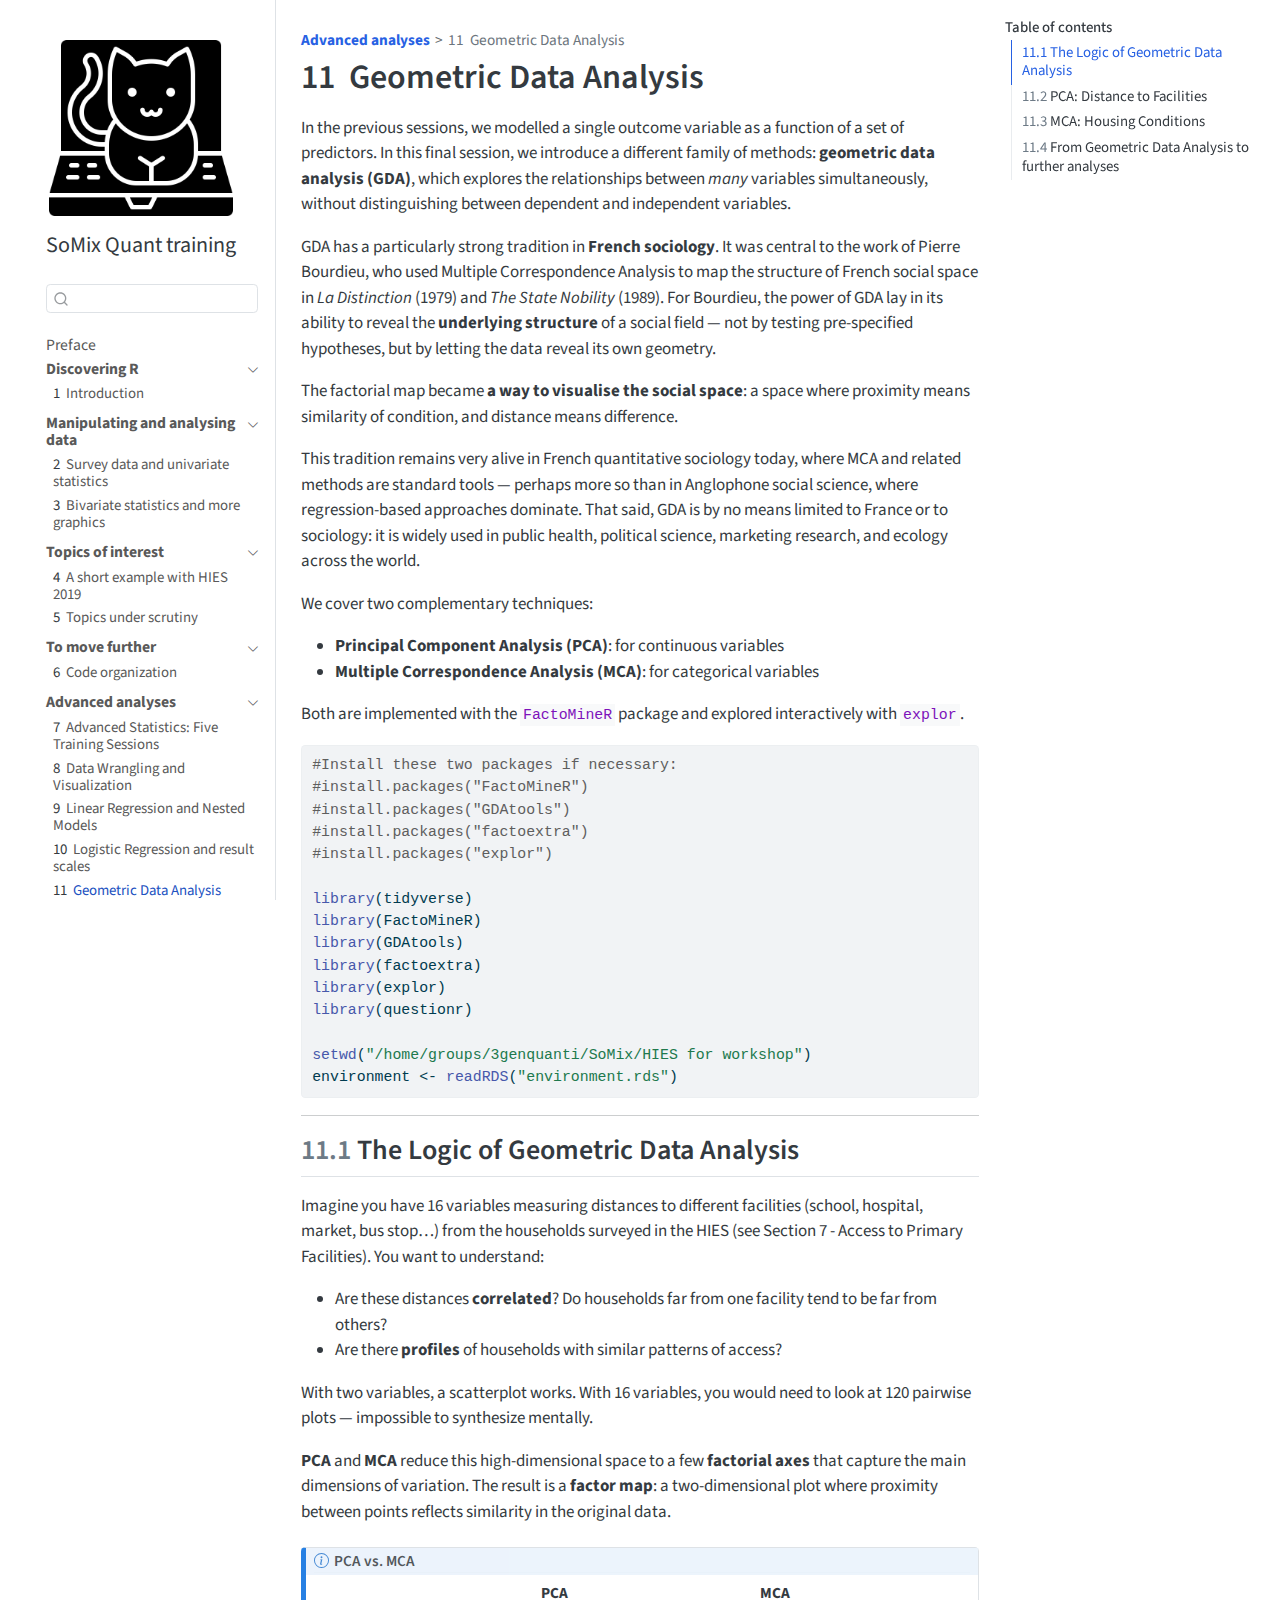
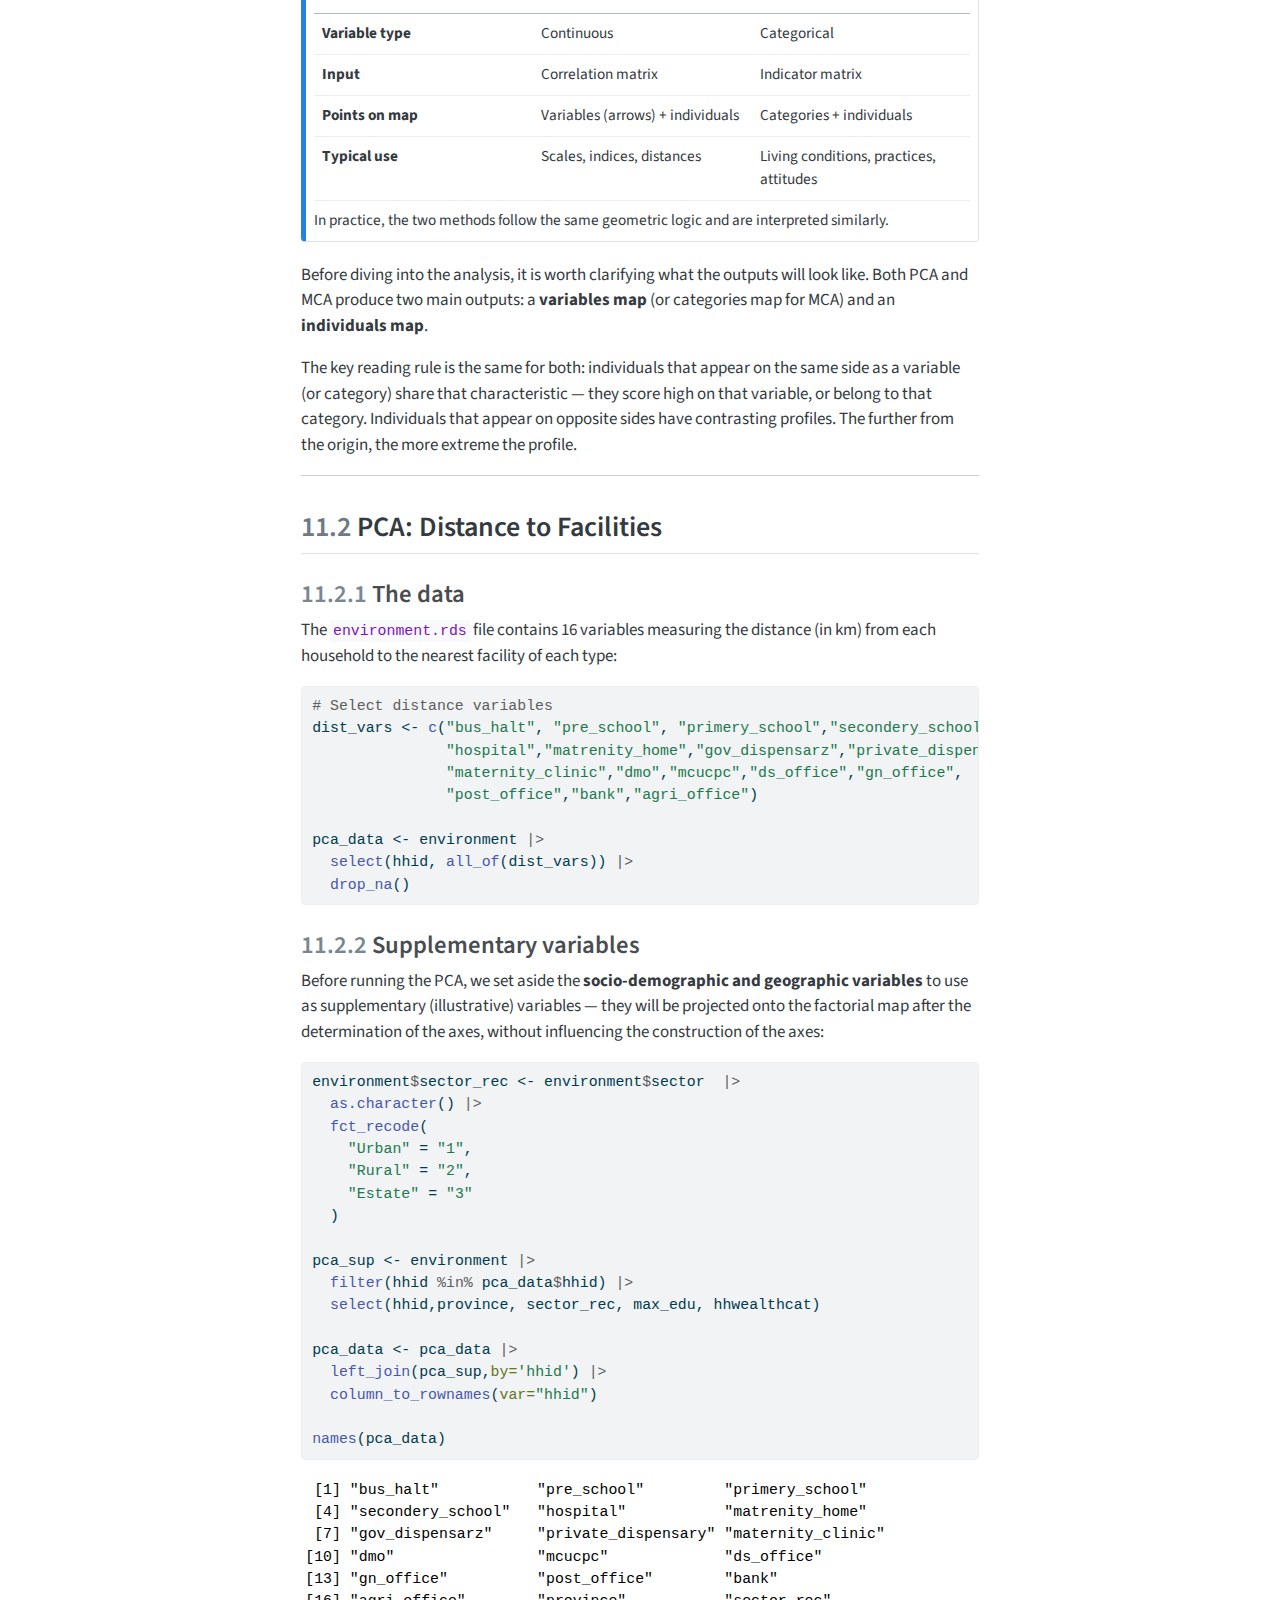
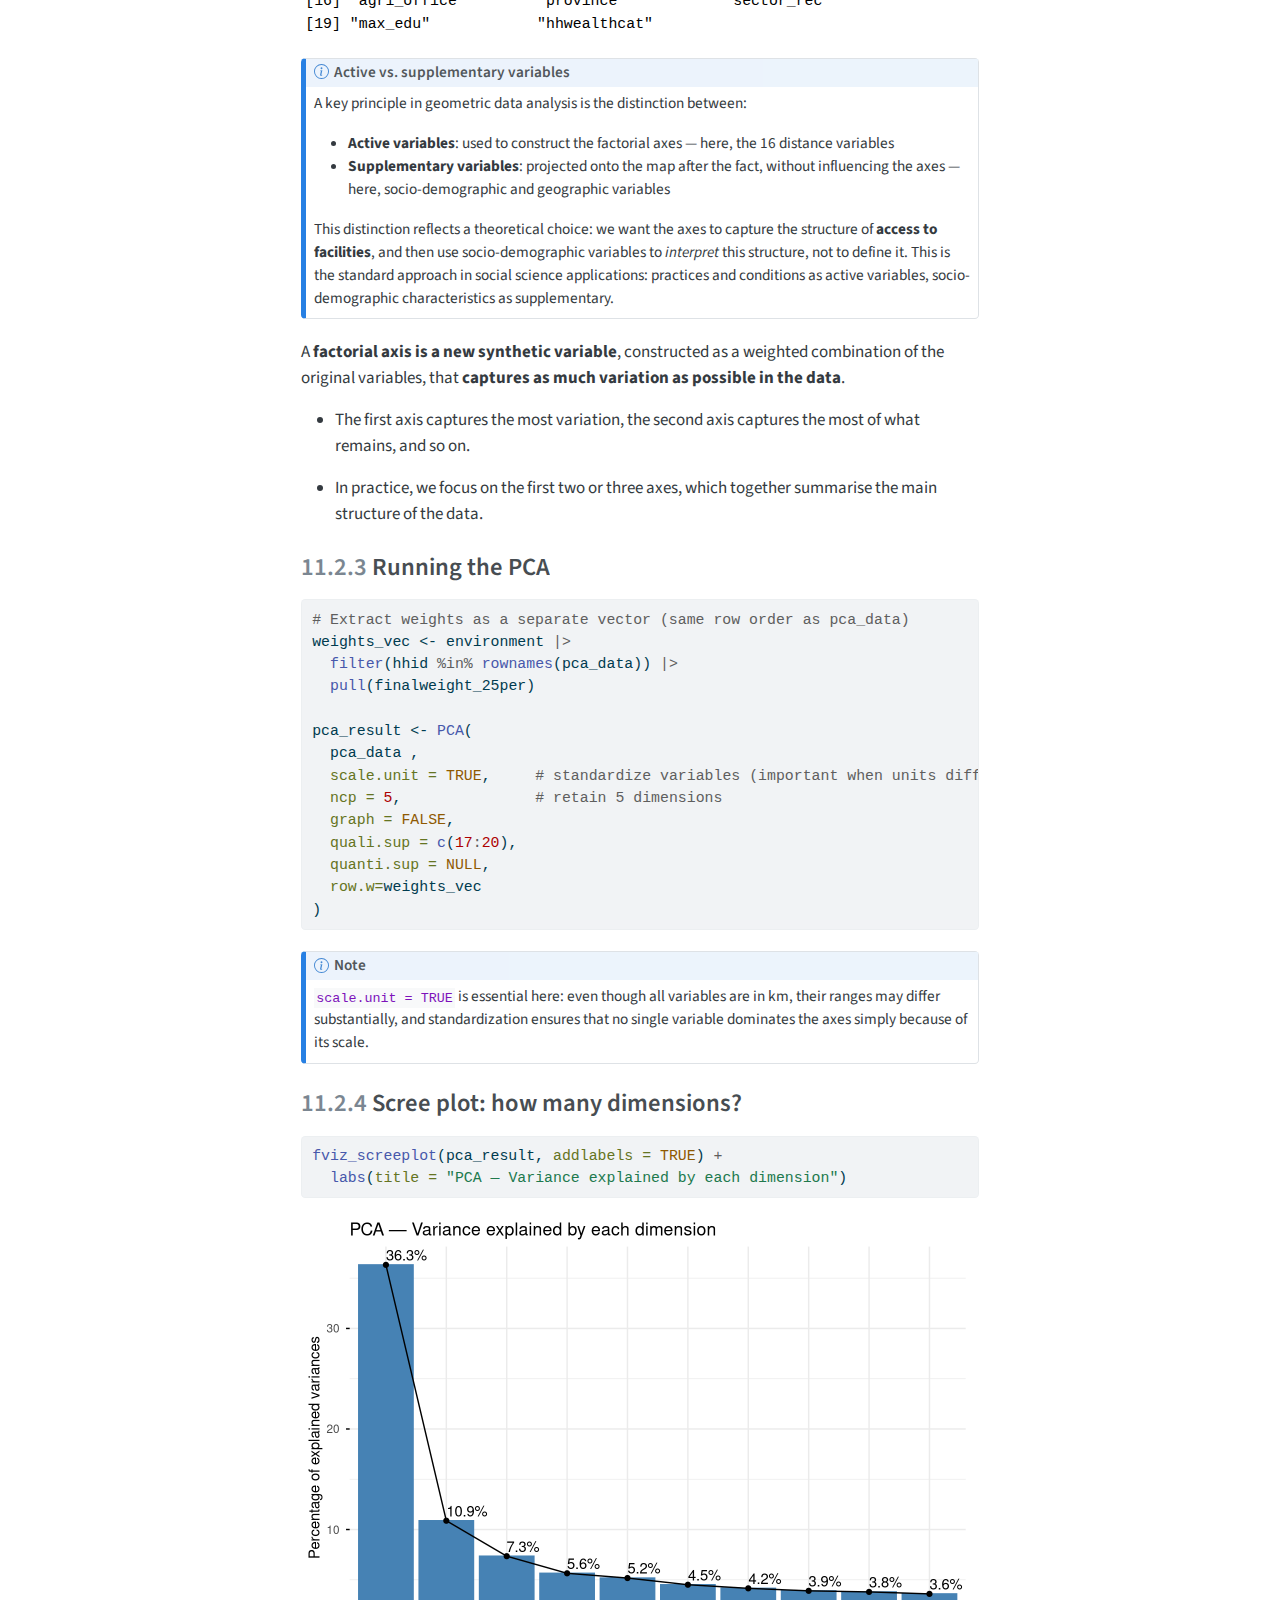
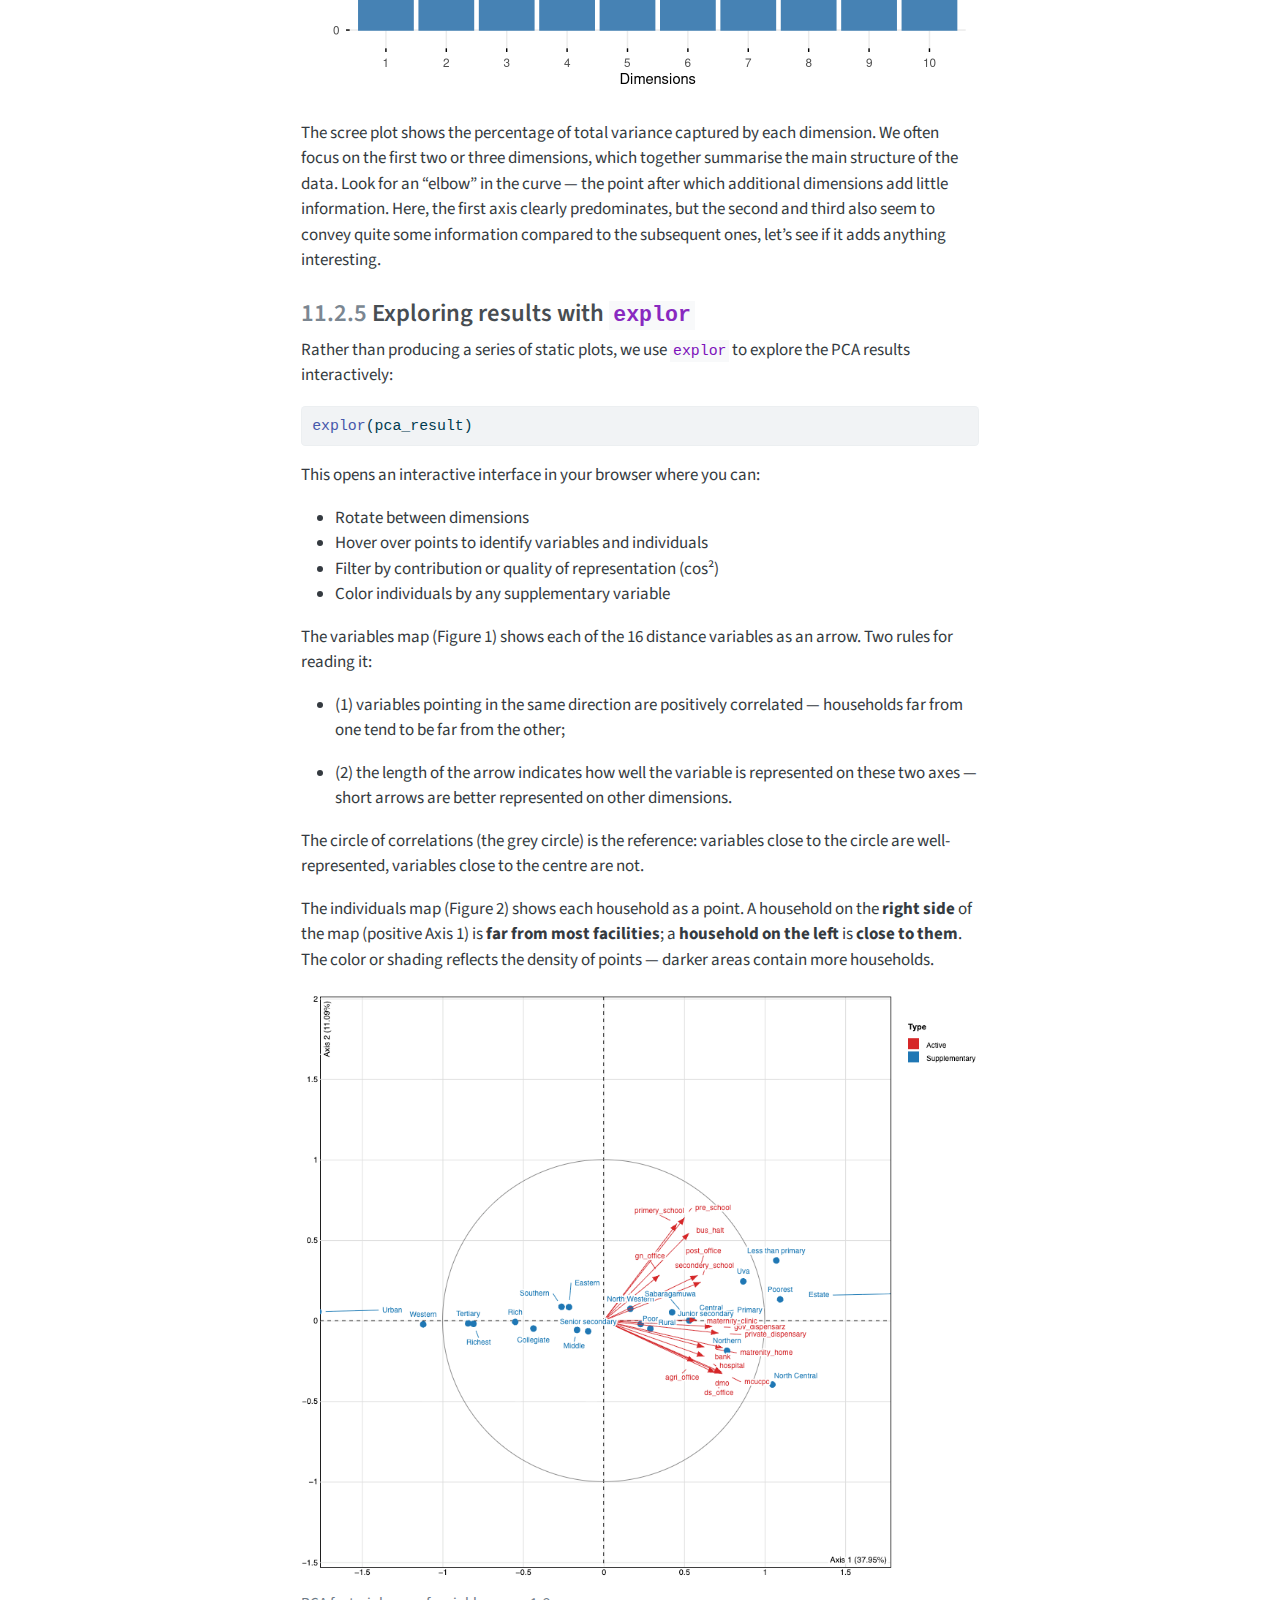
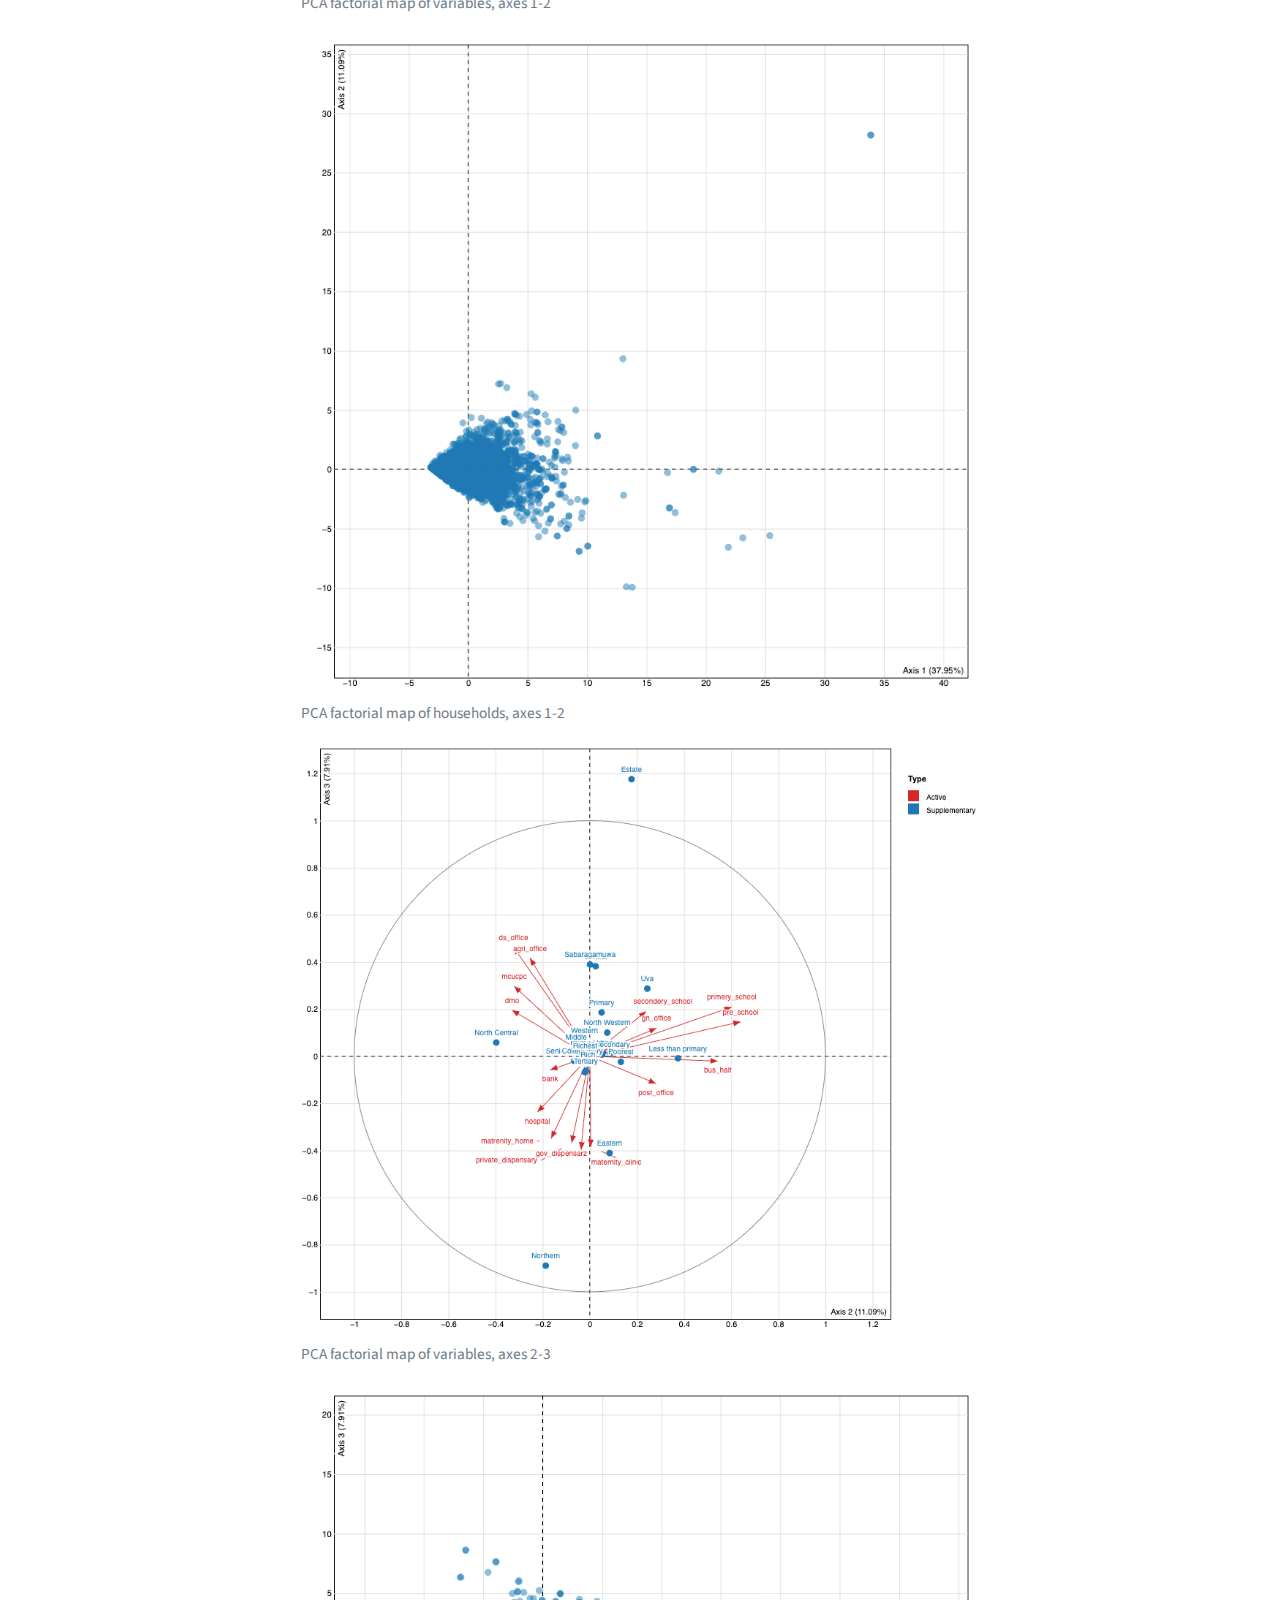
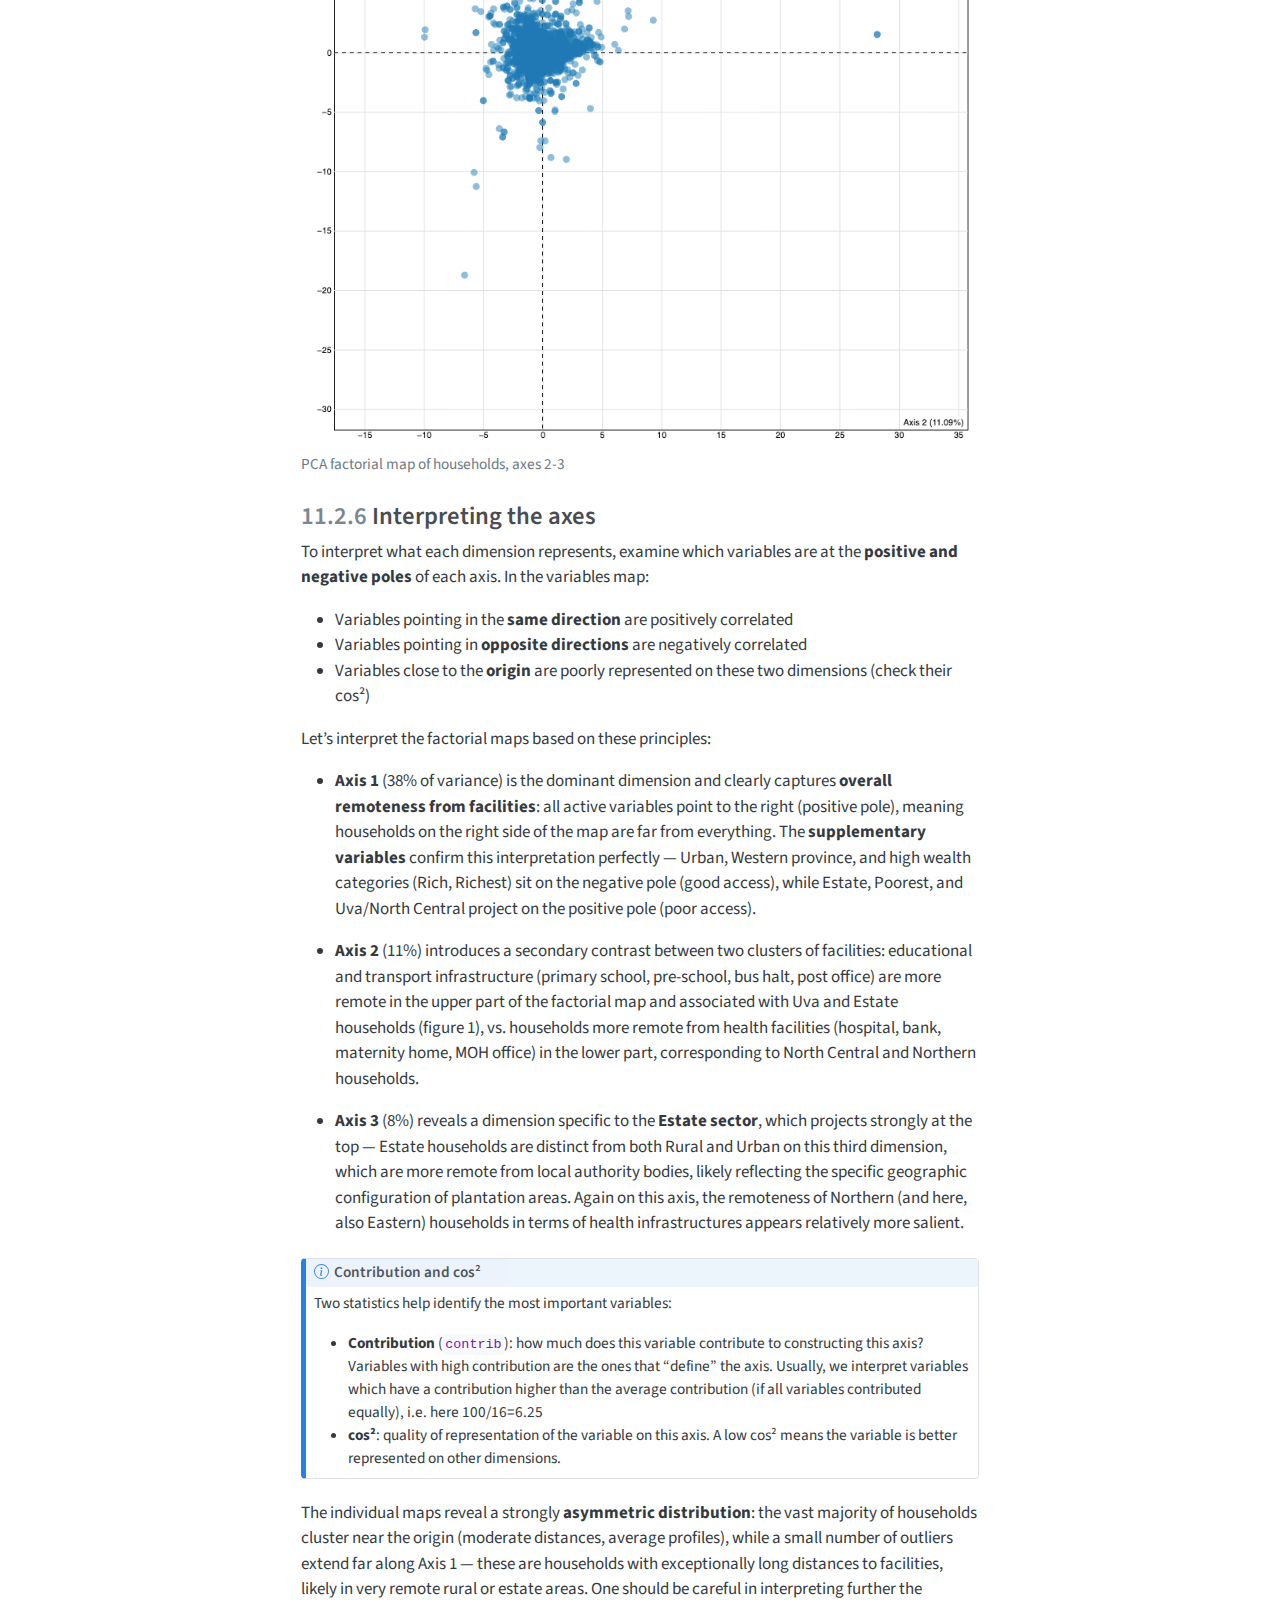
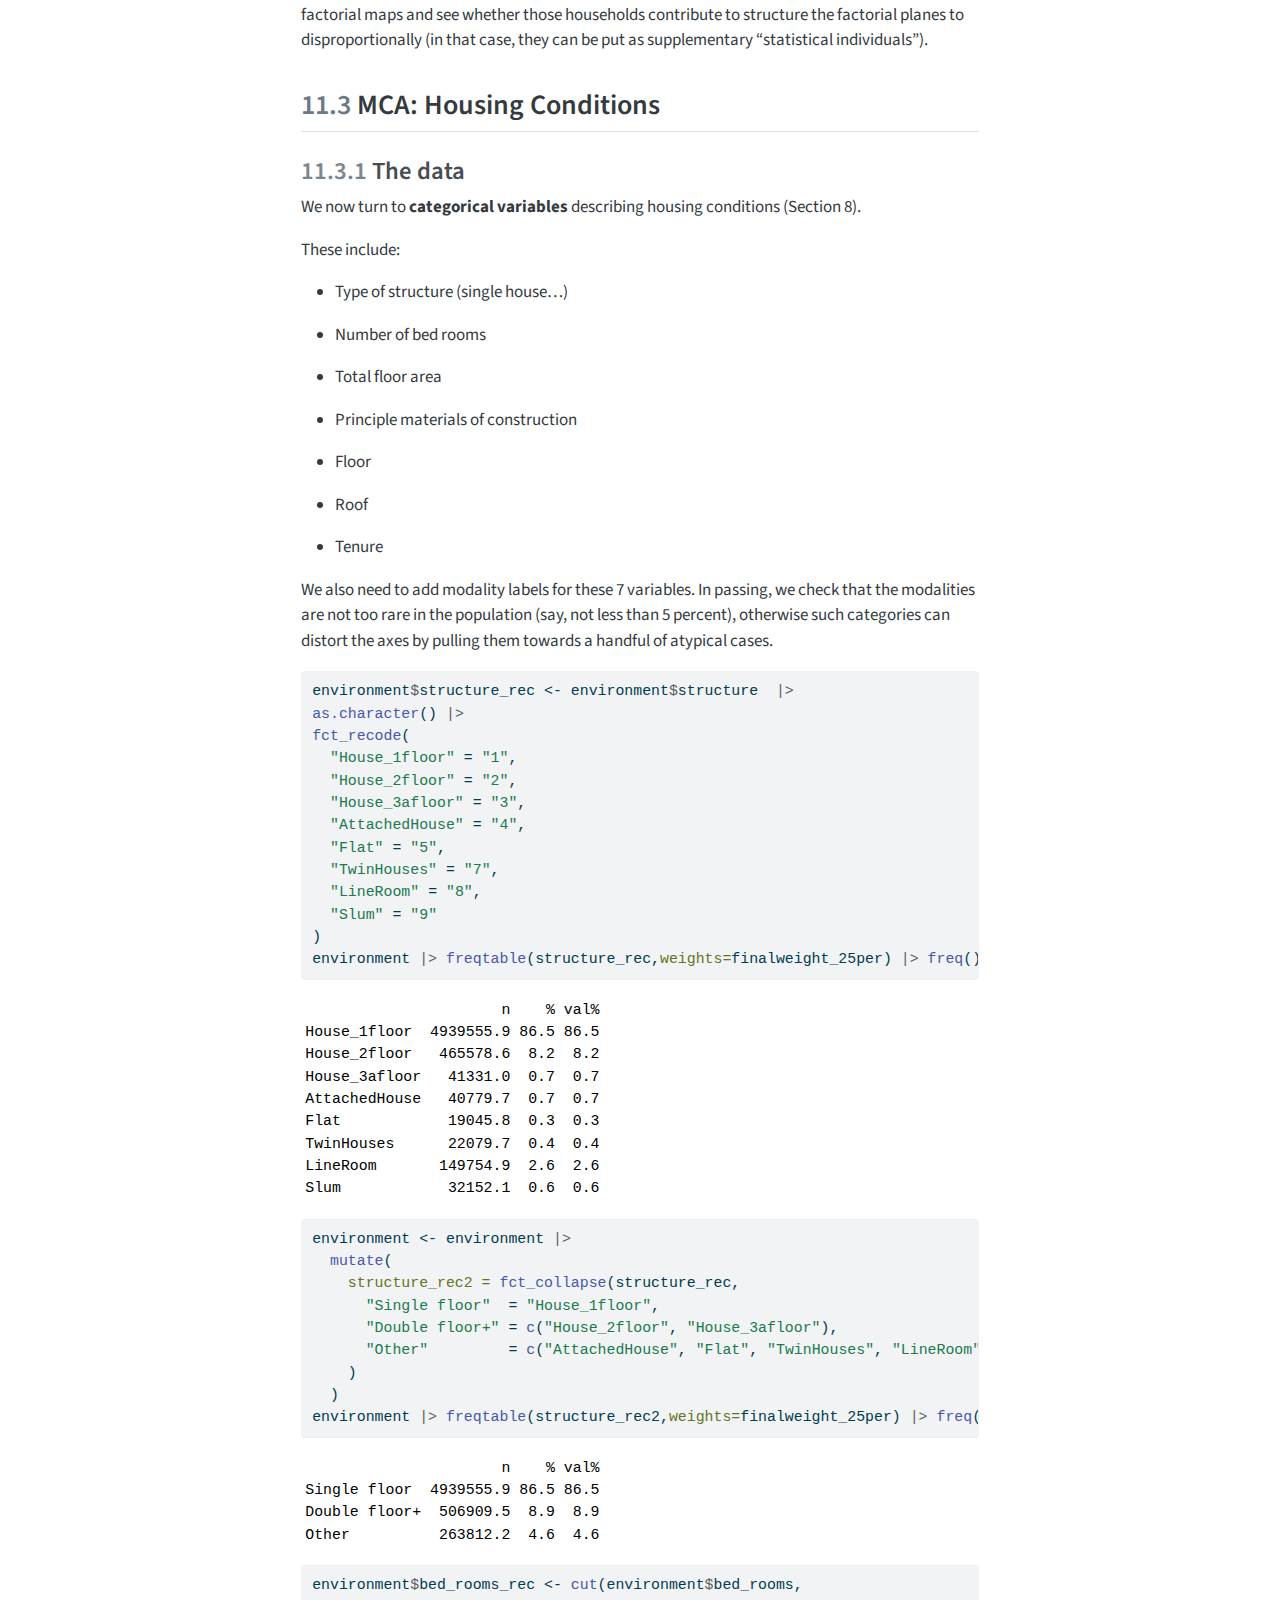
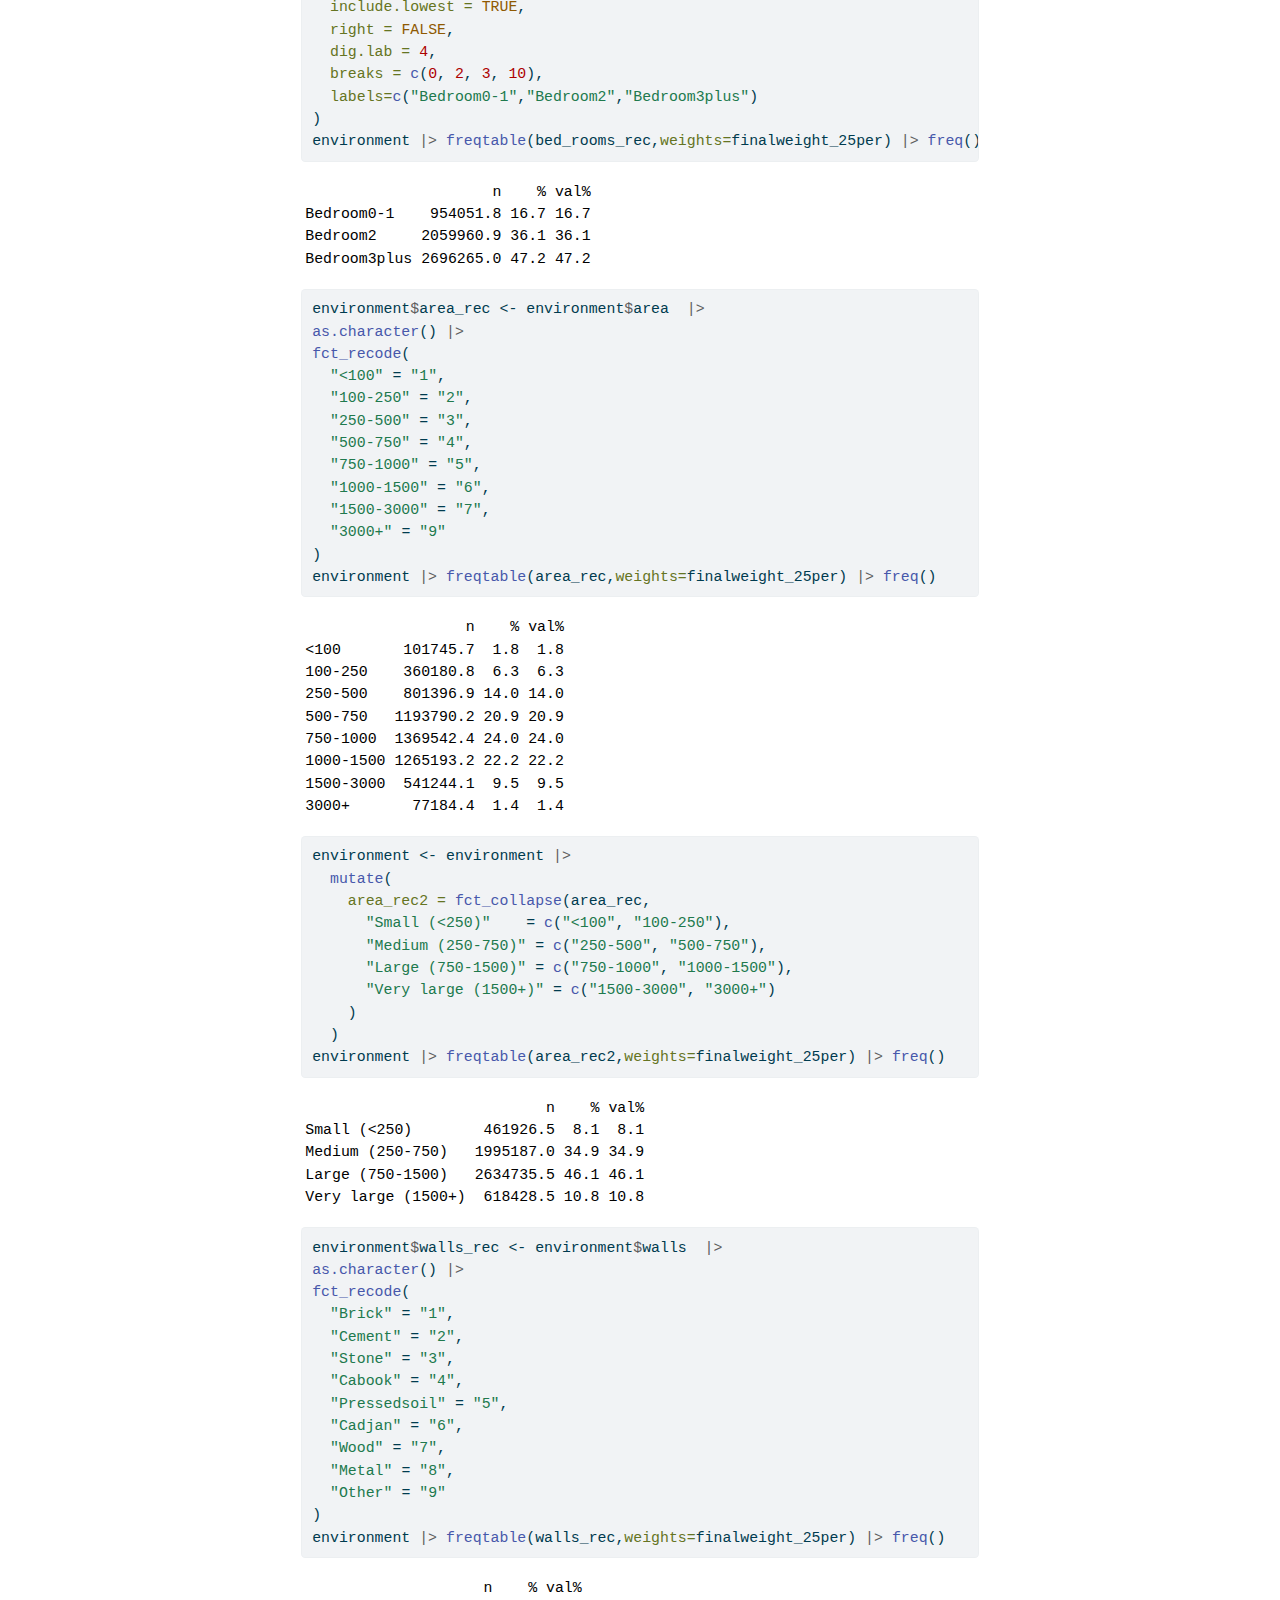
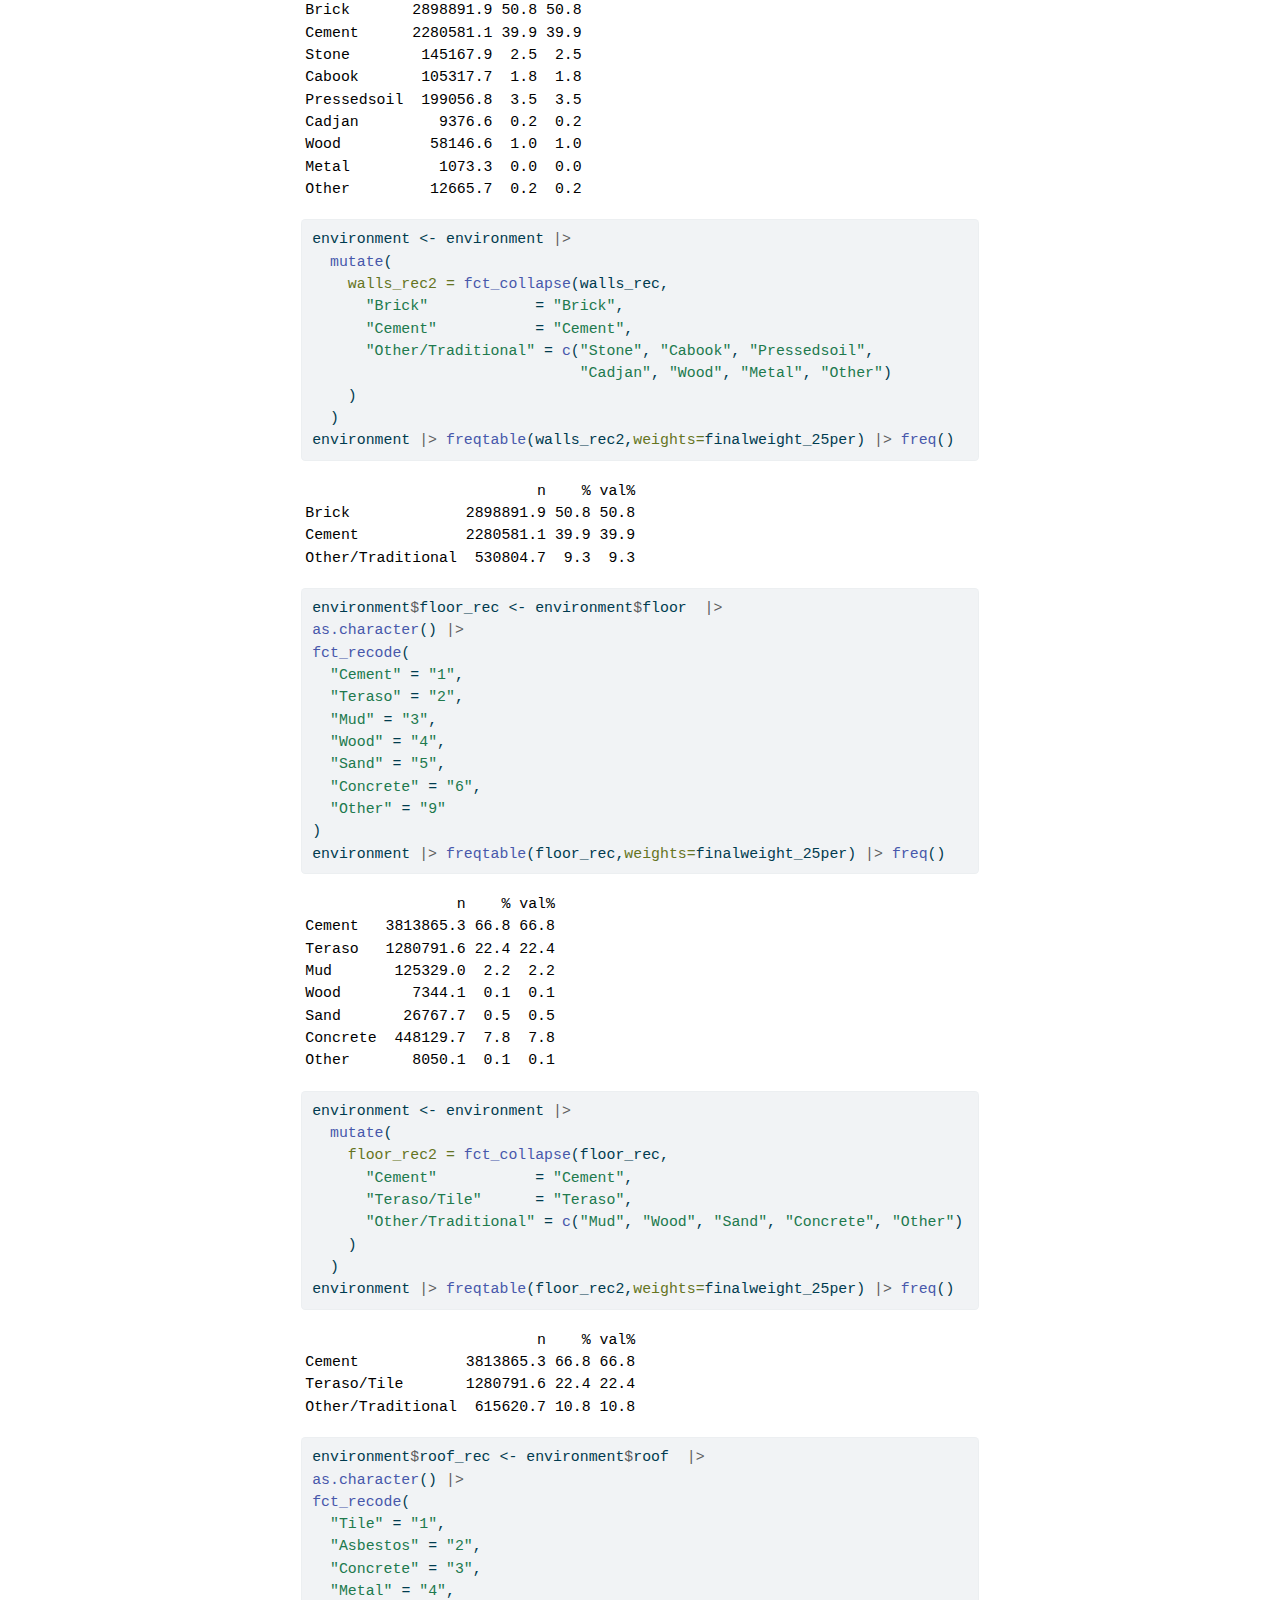
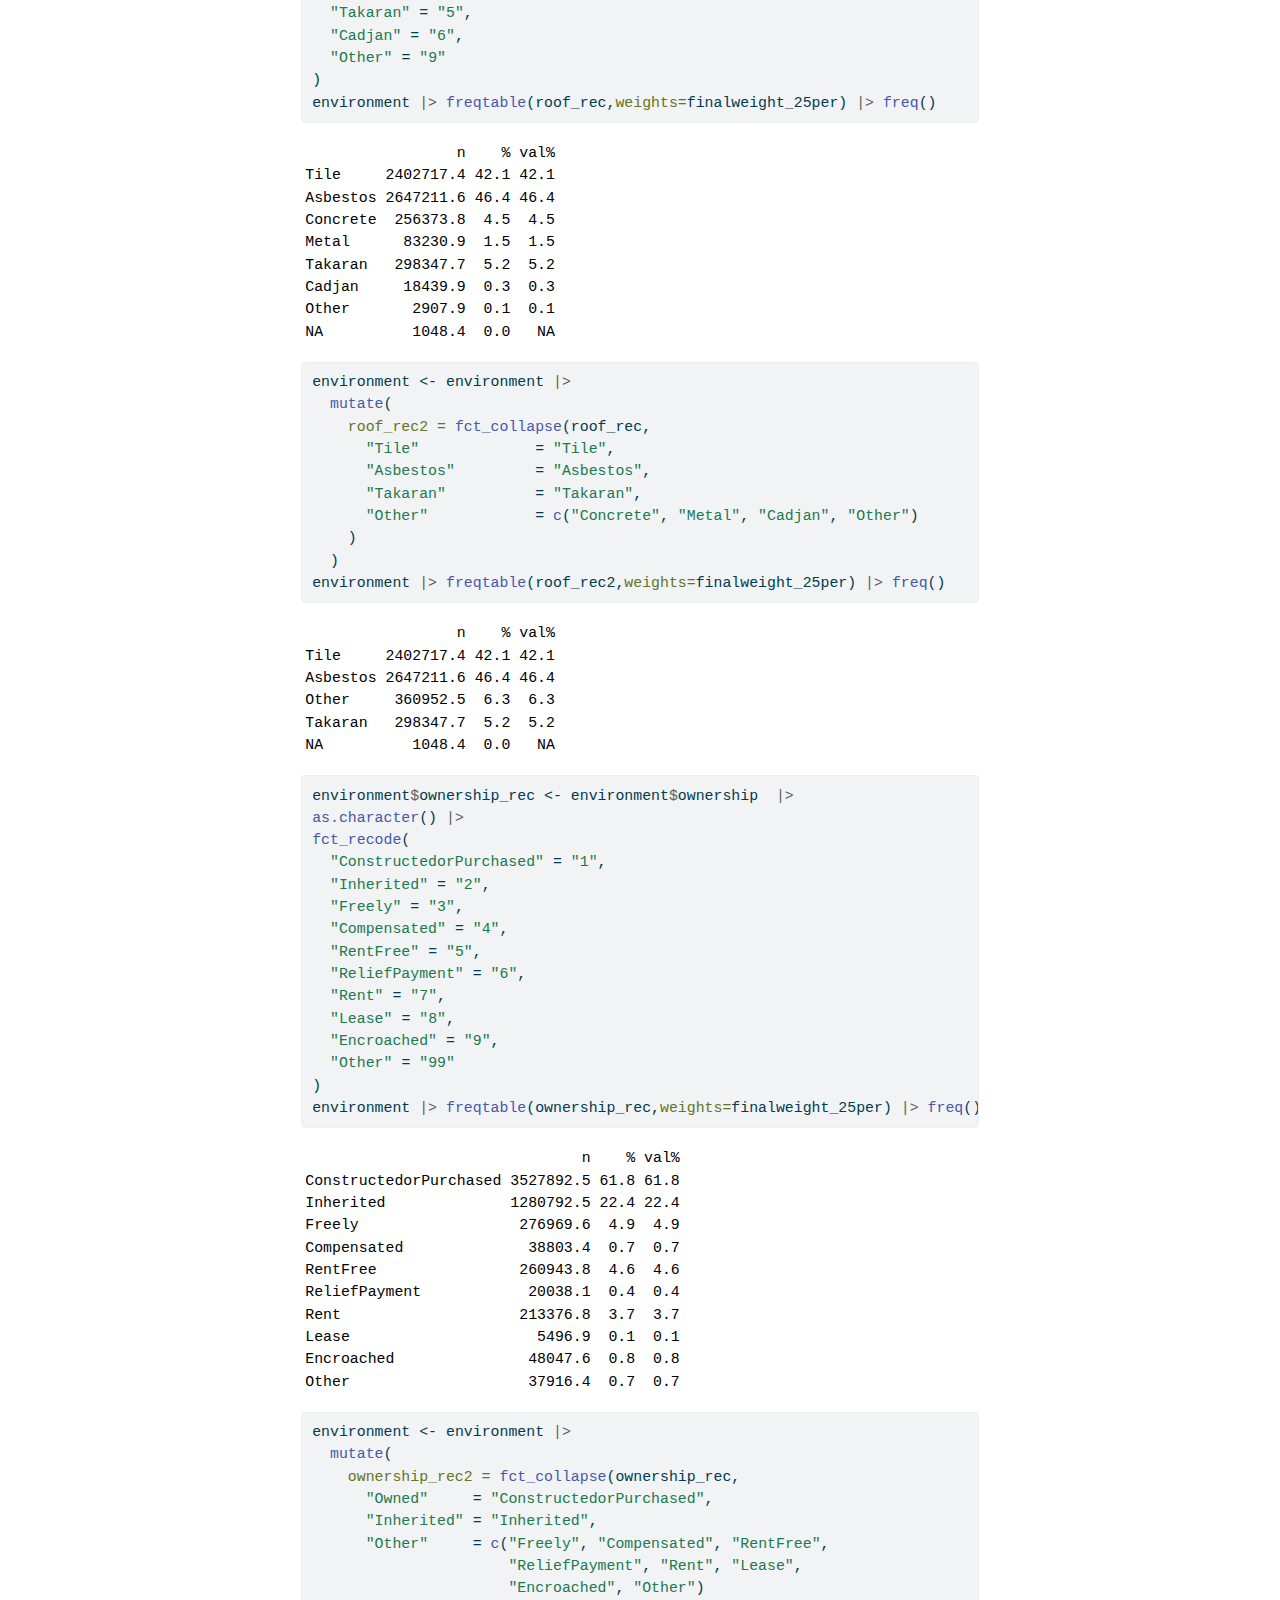
<file: docs/mca.html>
<!DOCTYPE html>
<html xmlns="http://www.w3.org/1999/xhtml" lang="en" xml:lang="en"><head>

<meta charset="utf-8">
<meta name="generator" content="quarto-1.5.57">

<meta name="viewport" content="width=device-width, initial-scale=1.0, user-scalable=yes">


<title>11&nbsp; Geometric Data Analysis – SoMix Quant training</title>
<style>
code{white-space: pre-wrap;}
span.smallcaps{font-variant: small-caps;}
div.columns{display: flex; gap: min(4vw, 1.5em);}
div.column{flex: auto; overflow-x: auto;}
div.hanging-indent{margin-left: 1.5em; text-indent: -1.5em;}
ul.task-list{list-style: none;}
ul.task-list li input[type="checkbox"] {
  width: 0.8em;
  margin: 0 0.8em 0.2em -1em; /* quarto-specific, see https://github.com/quarto-dev/quarto-cli/issues/4556 */ 
  vertical-align: middle;
}
/* CSS for syntax highlighting */
pre > code.sourceCode { white-space: pre; position: relative; }
pre > code.sourceCode > span { line-height: 1.25; }
pre > code.sourceCode > span:empty { height: 1.2em; }
.sourceCode { overflow: visible; }
code.sourceCode > span { color: inherit; text-decoration: inherit; }
div.sourceCode { margin: 1em 0; }
pre.sourceCode { margin: 0; }
@media screen {
div.sourceCode { overflow: auto; }
}
@media print {
pre > code.sourceCode { white-space: pre-wrap; }
pre > code.sourceCode > span { display: inline-block; text-indent: -5em; padding-left: 5em; }
}
pre.numberSource code
  { counter-reset: source-line 0; }
pre.numberSource code > span
  { position: relative; left: -4em; counter-increment: source-line; }
pre.numberSource code > span > a:first-child::before
  { content: counter(source-line);
    position: relative; left: -1em; text-align: right; vertical-align: baseline;
    border: none; display: inline-block;
    -webkit-touch-callout: none; -webkit-user-select: none;
    -khtml-user-select: none; -moz-user-select: none;
    -ms-user-select: none; user-select: none;
    padding: 0 4px; width: 4em;
  }
pre.numberSource { margin-left: 3em;  padding-left: 4px; }
div.sourceCode
  {   }
@media screen {
pre > code.sourceCode > span > a:first-child::before { text-decoration: underline; }
}
</style>


<script src="site_libs/quarto-nav/quarto-nav.js"></script>
<script src="site_libs/quarto-nav/headroom.min.js"></script>
<script src="site_libs/clipboard/clipboard.min.js"></script>
<script src="site_libs/quarto-search/autocomplete.umd.js"></script>
<script src="site_libs/quarto-search/fuse.min.js"></script>
<script src="site_libs/quarto-search/quarto-search.js"></script>
<meta name="quarto:offset" content="./">
<link href="./logitreg.html" rel="prev">
<link href="./images/icon.png" rel="icon" type="image/png">
<script src="site_libs/quarto-html/quarto.js"></script>
<script src="site_libs/quarto-html/popper.min.js"></script>
<script src="site_libs/quarto-html/tippy.umd.min.js"></script>
<script src="site_libs/quarto-html/anchor.min.js"></script>
<link href="site_libs/quarto-html/tippy.css" rel="stylesheet">
<link href="site_libs/quarto-html/quarto-syntax-highlighting.css" rel="stylesheet" id="quarto-text-highlighting-styles">
<script src="site_libs/bootstrap/bootstrap.min.js"></script>
<link href="site_libs/bootstrap/bootstrap-icons.css" rel="stylesheet">
<link href="site_libs/bootstrap/bootstrap.min.css" rel="stylesheet" id="quarto-bootstrap" data-mode="light">
<script id="quarto-search-options" type="application/json">{
  "location": "sidebar",
  "copy-button": false,
  "collapse-after": 3,
  "panel-placement": "start",
  "type": "textbox",
  "limit": 50,
  "keyboard-shortcut": [
    "f",
    "/",
    "s"
  ],
  "language": {
    "search-no-results-text": "No results",
    "search-matching-documents-text": "matching documents",
    "search-copy-link-title": "Copy link to search",
    "search-hide-matches-text": "Hide additional matches",
    "search-more-match-text": "more match in this document",
    "search-more-matches-text": "more matches in this document",
    "search-clear-button-title": "Clear",
    "search-text-placeholder": "",
    "search-detached-cancel-button-title": "Cancel",
    "search-submit-button-title": "Submit",
    "search-label": "Search"
  }
}</script>


</head>

<body class="nav-sidebar floating">

<div id="quarto-search-results"></div>
  <header id="quarto-header" class="headroom fixed-top">
  <nav class="quarto-secondary-nav">
    <div class="container-fluid d-flex">
      <button type="button" class="quarto-btn-toggle btn" data-bs-toggle="collapse" role="button" data-bs-target=".quarto-sidebar-collapse-item" aria-controls="quarto-sidebar" aria-expanded="false" aria-label="Toggle sidebar navigation" onclick="if (window.quartoToggleHeadroom) { window.quartoToggleHeadroom(); }">
        <i class="bi bi-layout-text-sidebar-reverse"></i>
      </button>
        <nav class="quarto-page-breadcrumbs" aria-label="breadcrumb"><ol class="breadcrumb"><li class="breadcrumb-item"><a href="./advanced_intro.html"><strong>Advanced analyses</strong></a></li><li class="breadcrumb-item"><a href="./mca.html"><span class="chapter-number">11</span>&nbsp; <span class="chapter-title">Geometric Data Analysis</span></a></li></ol></nav>
        <a class="flex-grow-1" role="navigation" data-bs-toggle="collapse" data-bs-target=".quarto-sidebar-collapse-item" aria-controls="quarto-sidebar" aria-expanded="false" aria-label="Toggle sidebar navigation" onclick="if (window.quartoToggleHeadroom) { window.quartoToggleHeadroom(); }">      
        </a>
      <button type="button" class="btn quarto-search-button" aria-label="Search" onclick="window.quartoOpenSearch();">
        <i class="bi bi-search"></i>
      </button>
    </div>
  </nav>
</header>
<!-- content -->
<div id="quarto-content" class="quarto-container page-columns page-rows-contents page-layout-article">
<!-- sidebar -->
  <nav id="quarto-sidebar" class="sidebar collapse collapse-horizontal quarto-sidebar-collapse-item sidebar-navigation floating overflow-auto">
    <div class="pt-lg-2 mt-2 text-left sidebar-header sidebar-header-stacked">
      <a href="./index.html" class="sidebar-logo-link">
      <img src="./images/icon.png" alt="" class="sidebar-logo py-0 d-lg-inline d-none">
      </a>
    <div class="sidebar-title mb-0 py-0">
      <a href="./">SoMix Quant training</a> 
    </div>
      </div>
        <div class="mt-2 flex-shrink-0 align-items-center">
        <div class="sidebar-search">
        <div id="quarto-search" class="" title="Search"></div>
        </div>
        </div>
    <div class="sidebar-menu-container"> 
    <ul class="list-unstyled mt-1">
        <li class="sidebar-item">
  <div class="sidebar-item-container"> 
  <a href="./index.html" class="sidebar-item-text sidebar-link">
 <span class="menu-text">Preface</span></a>
  </div>
</li>
        <li class="sidebar-item sidebar-item-section">
      <div class="sidebar-item-container"> 
            <a class="sidebar-item-text sidebar-link text-start" data-bs-toggle="collapse" data-bs-target="#quarto-sidebar-section-1" role="navigation" aria-expanded="true">
 <span class="menu-text"><strong>Discovering R</strong></span></a>
          <a class="sidebar-item-toggle text-start" data-bs-toggle="collapse" data-bs-target="#quarto-sidebar-section-1" role="navigation" aria-expanded="true" aria-label="Toggle section">
            <i class="bi bi-chevron-right ms-2"></i>
          </a> 
      </div>
      <ul id="quarto-sidebar-section-1" class="collapse list-unstyled sidebar-section depth1 show">  
          <li class="sidebar-item">
  <div class="sidebar-item-container"> 
  <a href="./intro.html" class="sidebar-item-text sidebar-link">
 <span class="menu-text"><span class="chapter-number">1</span>&nbsp; <span class="chapter-title">Introduction</span></span></a>
  </div>
</li>
      </ul>
  </li>
        <li class="sidebar-item sidebar-item-section">
      <div class="sidebar-item-container"> 
            <a class="sidebar-item-text sidebar-link text-start" data-bs-toggle="collapse" data-bs-target="#quarto-sidebar-section-2" role="navigation" aria-expanded="true">
 <span class="menu-text"><strong>Manipulating and analysing data</strong></span></a>
          <a class="sidebar-item-toggle text-start" data-bs-toggle="collapse" data-bs-target="#quarto-sidebar-section-2" role="navigation" aria-expanded="true" aria-label="Toggle section">
            <i class="bi bi-chevron-right ms-2"></i>
          </a> 
      </div>
      <ul id="quarto-sidebar-section-2" class="collapse list-unstyled sidebar-section depth1 show">  
          <li class="sidebar-item">
  <div class="sidebar-item-container"> 
  <a href="./statunis.html" class="sidebar-item-text sidebar-link">
 <span class="menu-text"><span class="chapter-number">2</span>&nbsp; <span class="chapter-title">Survey data and univariate statistics</span></span></a>
  </div>
</li>
          <li class="sidebar-item">
  <div class="sidebar-item-container"> 
  <a href="./statbis.html" class="sidebar-item-text sidebar-link">
 <span class="menu-text"><span class="chapter-number">3</span>&nbsp; <span class="chapter-title">Bivariate statistics and more graphics</span></span></a>
  </div>
</li>
      </ul>
  </li>
        <li class="sidebar-item sidebar-item-section">
      <div class="sidebar-item-container"> 
            <a class="sidebar-item-text sidebar-link text-start" data-bs-toggle="collapse" data-bs-target="#quarto-sidebar-section-3" role="navigation" aria-expanded="true">
 <span class="menu-text"><strong>Topics of interest</strong></span></a>
          <a class="sidebar-item-toggle text-start" data-bs-toggle="collapse" data-bs-target="#quarto-sidebar-section-3" role="navigation" aria-expanded="true" aria-label="Toggle section">
            <i class="bi bi-chevron-right ms-2"></i>
          </a> 
      </div>
      <ul id="quarto-sidebar-section-3" class="collapse list-unstyled sidebar-section depth1 show">  
          <li class="sidebar-item">
  <div class="sidebar-item-container"> 
  <a href="./tutorial.html" class="sidebar-item-text sidebar-link">
 <span class="menu-text"><span class="chapter-number">4</span>&nbsp; <span class="chapter-title">A short example with HIES 2019</span></span></a>
  </div>
</li>
          <li class="sidebar-item">
  <div class="sidebar-item-container"> 
  <a href="./topics.html" class="sidebar-item-text sidebar-link">
 <span class="menu-text"><span class="chapter-number">5</span>&nbsp; <span class="chapter-title">Topics under scrutiny</span></span></a>
  </div>
</li>
      </ul>
  </li>
        <li class="sidebar-item sidebar-item-section">
      <div class="sidebar-item-container"> 
            <a class="sidebar-item-text sidebar-link text-start" data-bs-toggle="collapse" data-bs-target="#quarto-sidebar-section-4" role="navigation" aria-expanded="true">
 <span class="menu-text"><strong>To move further</strong></span></a>
          <a class="sidebar-item-toggle text-start" data-bs-toggle="collapse" data-bs-target="#quarto-sidebar-section-4" role="navigation" aria-expanded="true" aria-label="Toggle section">
            <i class="bi bi-chevron-right ms-2"></i>
          </a> 
      </div>
      <ul id="quarto-sidebar-section-4" class="collapse list-unstyled sidebar-section depth1 show">  
          <li class="sidebar-item">
  <div class="sidebar-item-container"> 
  <a href="./syntaxe.html" class="sidebar-item-text sidebar-link">
 <span class="menu-text"><span class="chapter-number">6</span>&nbsp; <span class="chapter-title">Code organization</span></span></a>
  </div>
</li>
      </ul>
  </li>
        <li class="sidebar-item sidebar-item-section">
      <div class="sidebar-item-container"> 
            <a class="sidebar-item-text sidebar-link text-start" data-bs-toggle="collapse" data-bs-target="#quarto-sidebar-section-5" role="navigation" aria-expanded="true">
 <span class="menu-text"><strong>Advanced analyses</strong></span></a>
          <a class="sidebar-item-toggle text-start" data-bs-toggle="collapse" data-bs-target="#quarto-sidebar-section-5" role="navigation" aria-expanded="true" aria-label="Toggle section">
            <i class="bi bi-chevron-right ms-2"></i>
          </a> 
      </div>
      <ul id="quarto-sidebar-section-5" class="collapse list-unstyled sidebar-section depth1 show">  
          <li class="sidebar-item">
  <div class="sidebar-item-container"> 
  <a href="./advanced_intro.html" class="sidebar-item-text sidebar-link">
 <span class="menu-text"><span class="chapter-number">7</span>&nbsp; <span class="chapter-title">Advanced Statistics: Five Training Sessions</span></span></a>
  </div>
</li>
          <li class="sidebar-item">
  <div class="sidebar-item-container"> 
  <a href="./datawrangling.html" class="sidebar-item-text sidebar-link">
 <span class="menu-text"><span class="chapter-number">8</span>&nbsp; <span class="chapter-title">Data Wrangling and Visualization</span></span></a>
  </div>
</li>
          <li class="sidebar-item">
  <div class="sidebar-item-container"> 
  <a href="./linearreg.html" class="sidebar-item-text sidebar-link">
 <span class="menu-text"><span class="chapter-number">9</span>&nbsp; <span class="chapter-title">Linear Regression and Nested Models</span></span></a>
  </div>
</li>
          <li class="sidebar-item">
  <div class="sidebar-item-container"> 
  <a href="./logitreg.html" class="sidebar-item-text sidebar-link">
 <span class="menu-text"><span class="chapter-number">10</span>&nbsp; <span class="chapter-title">Logistic Regression and result scales</span></span></a>
  </div>
</li>
          <li class="sidebar-item">
  <div class="sidebar-item-container"> 
  <a href="./mca.html" class="sidebar-item-text sidebar-link active">
 <span class="menu-text"><span class="chapter-number">11</span>&nbsp; <span class="chapter-title">Geometric Data Analysis</span></span></a>
  </div>
</li>
      </ul>
  </li>
    </ul>
    </div>
</nav>
<div id="quarto-sidebar-glass" class="quarto-sidebar-collapse-item" data-bs-toggle="collapse" data-bs-target=".quarto-sidebar-collapse-item"></div>
<!-- margin-sidebar -->
    <div id="quarto-margin-sidebar" class="sidebar margin-sidebar">
        <nav id="TOC" role="doc-toc" class="toc-active">
    <h2 id="toc-title">Table of contents</h2>
   
  <ul>
  <li><a href="#the-logic-of-geometric-data-analysis" id="toc-the-logic-of-geometric-data-analysis" class="nav-link active" data-scroll-target="#the-logic-of-geometric-data-analysis"><span class="header-section-number">11.1</span> The Logic of Geometric Data Analysis</a></li>
  <li><a href="#pca-distance-to-facilities" id="toc-pca-distance-to-facilities" class="nav-link" data-scroll-target="#pca-distance-to-facilities"><span class="header-section-number">11.2</span> PCA: Distance to Facilities</a>
  <ul class="collapse">
  <li><a href="#the-data" id="toc-the-data" class="nav-link" data-scroll-target="#the-data"><span class="header-section-number">11.2.1</span> The data</a></li>
  <li><a href="#supplementary-variables" id="toc-supplementary-variables" class="nav-link" data-scroll-target="#supplementary-variables"><span class="header-section-number">11.2.2</span> Supplementary variables</a></li>
  <li><a href="#running-the-pca" id="toc-running-the-pca" class="nav-link" data-scroll-target="#running-the-pca"><span class="header-section-number">11.2.3</span> Running the PCA</a></li>
  <li><a href="#scree-plot-how-many-dimensions" id="toc-scree-plot-how-many-dimensions" class="nav-link" data-scroll-target="#scree-plot-how-many-dimensions"><span class="header-section-number">11.2.4</span> Scree plot: how many dimensions?</a></li>
  <li><a href="#exploring-results-with-explor" id="toc-exploring-results-with-explor" class="nav-link" data-scroll-target="#exploring-results-with-explor"><span class="header-section-number">11.2.5</span> Exploring results with <code>explor</code></a></li>
  <li><a href="#interpreting-the-axes" id="toc-interpreting-the-axes" class="nav-link" data-scroll-target="#interpreting-the-axes"><span class="header-section-number">11.2.6</span> Interpreting the axes</a></li>
  </ul></li>
  <li><a href="#mca-housing-conditions" id="toc-mca-housing-conditions" class="nav-link" data-scroll-target="#mca-housing-conditions"><span class="header-section-number">11.3</span> MCA: Housing Conditions</a>
  <ul class="collapse">
  <li><a href="#the-data-1" id="toc-the-data-1" class="nav-link" data-scroll-target="#the-data-1"><span class="header-section-number">11.3.1</span> The data</a></li>
  <li><a href="#checking-for-rare-categories" id="toc-checking-for-rare-categories" class="nav-link" data-scroll-target="#checking-for-rare-categories"><span class="header-section-number">11.3.2</span> Checking for rare categories</a></li>
  <li><a href="#supplementary-variables-1" id="toc-supplementary-variables-1" class="nav-link" data-scroll-target="#supplementary-variables-1"><span class="header-section-number">11.3.3</span> Supplementary variables</a></li>
  <li><a href="#running-the-mca" id="toc-running-the-mca" class="nav-link" data-scroll-target="#running-the-mca"><span class="header-section-number">11.3.4</span> Running the MCA</a></li>
  <li><a href="#exploring-results-with-explor-1" id="toc-exploring-results-with-explor-1" class="nav-link" data-scroll-target="#exploring-results-with-explor-1"><span class="header-section-number">11.3.5</span> Exploring results with <code>explor</code></a></li>
  <li><a href="#reading-the-factor-map" id="toc-reading-the-factor-map" class="nav-link" data-scroll-target="#reading-the-factor-map"><span class="header-section-number">11.3.6</span> Reading the factor map</a></li>
  <li><a href="#interpreting-the-dimensions" id="toc-interpreting-the-dimensions" class="nav-link" data-scroll-target="#interpreting-the-dimensions"><span class="header-section-number">11.3.7</span> Interpreting the dimensions</a></li>
  </ul></li>
  <li><a href="#from-geometric-data-analysis-to-further-analyses" id="toc-from-geometric-data-analysis-to-further-analyses" class="nav-link" data-scroll-target="#from-geometric-data-analysis-to-further-analyses"><span class="header-section-number">11.4</span> From Geometric Data Analysis to further analyses</a>
  <ul class="collapse">
  <li><a href="#mca-and-the-sociology-of-lifestyles-or-living-conditions" id="toc-mca-and-the-sociology-of-lifestyles-or-living-conditions" class="nav-link" data-scroll-target="#mca-and-the-sociology-of-lifestyles-or-living-conditions"><span class="header-section-number">11.4.1</span> MCA and the sociology of lifestyles or living conditions</a></li>
  <li><a href="#a-possible-workflow-when-doing-gda" id="toc-a-possible-workflow-when-doing-gda" class="nav-link" data-scroll-target="#a-possible-workflow-when-doing-gda"><span class="header-section-number">11.4.2</span> A possible workflow when doing GDA</a></li>
  <li><a href="#want-to-go-further" id="toc-want-to-go-further" class="nav-link" data-scroll-target="#want-to-go-further"><span class="header-section-number">11.4.3</span> Want to go further?</a></li>
  </ul></li>
  </ul>
</nav>
    </div>
<!-- main -->
<main class="content" id="quarto-document-content">

<header id="title-block-header" class="quarto-title-block default"><nav class="quarto-page-breadcrumbs quarto-title-breadcrumbs d-none d-lg-block" aria-label="breadcrumb"><ol class="breadcrumb"><li class="breadcrumb-item"><a href="./advanced_intro.html"><strong>Advanced analyses</strong></a></li><li class="breadcrumb-item"><a href="./mca.html"><span class="chapter-number">11</span>&nbsp; <span class="chapter-title">Geometric Data Analysis</span></a></li></ol></nav>
<div class="quarto-title">
<h1 class="title"><span id="sec-session4" class="quarto-section-identifier"><span class="chapter-number">11</span>&nbsp; <span class="chapter-title">Geometric Data Analysis</span></span></h1>
</div>



<div class="quarto-title-meta">

    
  
    
  </div>
  


</header>


<p>In the previous sessions, we modelled a single outcome variable as a function of a set of predictors. In this final session, we introduce a different family of methods: <strong>geometric data analysis (GDA)</strong>, which explores the relationships between <em>many</em> variables simultaneously, without distinguishing between dependent and independent variables.</p>
<p>GDA has a particularly strong tradition in <strong>French sociology</strong>. It was central to the work of Pierre Bourdieu, who used Multiple Correspondence Analysis to map the structure of French social space in <em>La Distinction</em> (1979) and <em>The State Nobility</em> (1989). For Bourdieu, the power of GDA lay in its ability to reveal the <strong>underlying structure</strong> of a social field — not by testing pre-specified hypotheses, but by letting the data reveal its own geometry.</p>
<p>The factorial map became <strong>a way to visualise the social space</strong>: a space where proximity means similarity of condition, and distance means difference.</p>
<p>This tradition remains very alive in French quantitative sociology today, where MCA and related methods are standard tools — perhaps more so than in Anglophone social science, where regression-based approaches dominate. That said, GDA is by no means limited to France or to sociology: it is widely used in public health, political science, marketing research, and ecology across the world.</p>
<p>We cover two complementary techniques:</p>
<ul>
<li><strong>Principal Component Analysis (PCA)</strong>: for continuous variables</li>
<li><strong>Multiple Correspondence Analysis (MCA)</strong>: for categorical variables</li>
</ul>
<p>Both are implemented with the <code>FactoMineR</code> package and explored interactively with <code>explor</code>.</p>
<div class="cell">
<div class="sourceCode cell-code" id="cb1"><pre class="sourceCode r code-with-copy"><code class="sourceCode r"><span id="cb1-1"><a href="#cb1-1" aria-hidden="true" tabindex="-1"></a><span class="co">#Install these two packages if necessary:</span></span>
<span id="cb1-2"><a href="#cb1-2" aria-hidden="true" tabindex="-1"></a><span class="co">#install.packages("FactoMineR")</span></span>
<span id="cb1-3"><a href="#cb1-3" aria-hidden="true" tabindex="-1"></a><span class="co">#install.packages("GDAtools")</span></span>
<span id="cb1-4"><a href="#cb1-4" aria-hidden="true" tabindex="-1"></a><span class="co">#install.packages("factoextra")</span></span>
<span id="cb1-5"><a href="#cb1-5" aria-hidden="true" tabindex="-1"></a><span class="co">#install.packages("explor")</span></span>
<span id="cb1-6"><a href="#cb1-6" aria-hidden="true" tabindex="-1"></a></span>
<span id="cb1-7"><a href="#cb1-7" aria-hidden="true" tabindex="-1"></a><span class="fu">library</span>(tidyverse)</span>
<span id="cb1-8"><a href="#cb1-8" aria-hidden="true" tabindex="-1"></a><span class="fu">library</span>(FactoMineR)</span>
<span id="cb1-9"><a href="#cb1-9" aria-hidden="true" tabindex="-1"></a><span class="fu">library</span>(GDAtools)</span>
<span id="cb1-10"><a href="#cb1-10" aria-hidden="true" tabindex="-1"></a><span class="fu">library</span>(factoextra)</span>
<span id="cb1-11"><a href="#cb1-11" aria-hidden="true" tabindex="-1"></a><span class="fu">library</span>(explor)</span>
<span id="cb1-12"><a href="#cb1-12" aria-hidden="true" tabindex="-1"></a><span class="fu">library</span>(questionr)</span>
<span id="cb1-13"><a href="#cb1-13" aria-hidden="true" tabindex="-1"></a></span>
<span id="cb1-14"><a href="#cb1-14" aria-hidden="true" tabindex="-1"></a><span class="fu">setwd</span>(<span class="st">"/home/groups/3genquanti/SoMix/HIES for workshop"</span>)</span>
<span id="cb1-15"><a href="#cb1-15" aria-hidden="true" tabindex="-1"></a>environment <span class="ot">&lt;-</span> <span class="fu">readRDS</span>(<span class="st">"environment.rds"</span>)</span></code><button title="Copy to Clipboard" class="code-copy-button"><i class="bi"></i></button></pre></div>
</div>
<hr>
<section id="the-logic-of-geometric-data-analysis" class="level2" data-number="11.1">
<h2 data-number="11.1" class="anchored" data-anchor-id="the-logic-of-geometric-data-analysis"><span class="header-section-number">11.1</span> The Logic of Geometric Data Analysis</h2>
<p>Imagine you have 16 variables measuring distances to different facilities (school, hospital, market, bus stop…) from the households surveyed in the HIES (see Section 7 - Access to Primary Facilities). You want to understand:</p>
<ul>
<li>Are these distances <strong>correlated</strong>? Do households far from one facility tend to be far from others?</li>
<li>Are there <strong>profiles</strong> of households with similar patterns of access?</li>
</ul>
<p>With two variables, a scatterplot works. With 16 variables, you would need to look at 120 pairwise plots — impossible to synthesize mentally.</p>
<p><strong>PCA</strong> and <strong>MCA</strong> reduce this high-dimensional space to a few <strong>factorial axes</strong> that capture the main dimensions of variation. The result is a <strong>factor map</strong>: a two-dimensional plot where proximity between points reflects similarity in the original data.</p>
<div class="callout callout-style-default callout-note callout-titled">
<div class="callout-header d-flex align-content-center">
<div class="callout-icon-container">
<i class="callout-icon"></i>
</div>
<div class="callout-title-container flex-fill">
PCA vs.&nbsp;MCA
</div>
</div>
<div class="callout-body-container callout-body">
<table class="caption-top table">
<colgroup>
<col style="width: 33%">
<col style="width: 33%">
<col style="width: 33%">
</colgroup>
<thead>
<tr class="header">
<th></th>
<th>PCA</th>
<th>MCA</th>
</tr>
</thead>
<tbody>
<tr class="odd">
<td><strong>Variable type</strong></td>
<td>Continuous</td>
<td>Categorical</td>
</tr>
<tr class="even">
<td><strong>Input</strong></td>
<td>Correlation matrix</td>
<td>Indicator matrix</td>
</tr>
<tr class="odd">
<td><strong>Points on map</strong></td>
<td>Variables (arrows) + individuals</td>
<td>Categories + individuals</td>
</tr>
<tr class="even">
<td><strong>Typical use</strong></td>
<td>Scales, indices, distances</td>
<td>Living conditions, practices, attitudes</td>
</tr>
</tbody>
</table>
<p>In practice, the two methods follow the same geometric logic and are interpreted similarly.</p>
</div>
</div>
<p>Before diving into the analysis, it is worth clarifying what the outputs will look like. Both PCA and MCA produce two main outputs: a <strong>variables map</strong> (or categories map for MCA) and an <strong>individuals map</strong>.</p>
<p>The key reading rule is the same for both: individuals that appear on the same side as a variable (or category) share that characteristic — they score high on that variable, or belong to that category. Individuals that appear on opposite sides have contrasting profiles. The further from the origin, the more extreme the profile.</p>
<hr>
</section>
<section id="pca-distance-to-facilities" class="level2" data-number="11.2">
<h2 data-number="11.2" class="anchored" data-anchor-id="pca-distance-to-facilities"><span class="header-section-number">11.2</span> PCA: Distance to Facilities</h2>
<section id="the-data" class="level3" data-number="11.2.1">
<h3 data-number="11.2.1" class="anchored" data-anchor-id="the-data"><span class="header-section-number">11.2.1</span> The data</h3>
<p>The <code>environment.rds</code> file contains 16 variables measuring the distance (in km) from each household to the nearest facility of each type:</p>
<div class="cell">
<div class="sourceCode cell-code" id="cb2"><pre class="sourceCode r code-with-copy"><code class="sourceCode r"><span id="cb2-1"><a href="#cb2-1" aria-hidden="true" tabindex="-1"></a><span class="co"># Select distance variables</span></span>
<span id="cb2-2"><a href="#cb2-2" aria-hidden="true" tabindex="-1"></a>dist_vars <span class="ot">&lt;-</span> <span class="fu">c</span>(<span class="st">"bus_halt"</span>, <span class="st">"pre_school"</span>, <span class="st">"primery_school"</span>,<span class="st">"secondery_school"</span>,</span>
<span id="cb2-3"><a href="#cb2-3" aria-hidden="true" tabindex="-1"></a>               <span class="st">"hospital"</span>,<span class="st">"matrenity_home"</span>,<span class="st">"gov_dispensarz"</span>,<span class="st">"private_dispensary"</span>,</span>
<span id="cb2-4"><a href="#cb2-4" aria-hidden="true" tabindex="-1"></a>               <span class="st">"maternity_clinic"</span>,<span class="st">"dmo"</span>,<span class="st">"mcucpc"</span>,<span class="st">"ds_office"</span>,<span class="st">"gn_office"</span>,</span>
<span id="cb2-5"><a href="#cb2-5" aria-hidden="true" tabindex="-1"></a>               <span class="st">"post_office"</span>,<span class="st">"bank"</span>,<span class="st">"agri_office"</span>)</span>
<span id="cb2-6"><a href="#cb2-6" aria-hidden="true" tabindex="-1"></a></span>
<span id="cb2-7"><a href="#cb2-7" aria-hidden="true" tabindex="-1"></a>pca_data <span class="ot">&lt;-</span> environment <span class="sc">|&gt;</span></span>
<span id="cb2-8"><a href="#cb2-8" aria-hidden="true" tabindex="-1"></a>  <span class="fu">select</span>(hhid, <span class="fu">all_of</span>(dist_vars)) <span class="sc">|&gt;</span></span>
<span id="cb2-9"><a href="#cb2-9" aria-hidden="true" tabindex="-1"></a>  <span class="fu">drop_na</span>()</span></code><button title="Copy to Clipboard" class="code-copy-button"><i class="bi"></i></button></pre></div>
</div>
</section>
<section id="supplementary-variables" class="level3" data-number="11.2.2">
<h3 data-number="11.2.2" class="anchored" data-anchor-id="supplementary-variables"><span class="header-section-number">11.2.2</span> Supplementary variables</h3>
<p>Before running the PCA, we set aside the <strong>socio-demographic and geographic variables</strong> to use as supplementary (illustrative) variables — they will be projected onto the factorial map after the determination of the axes, without influencing the construction of the axes:</p>
<div class="cell">
<div class="sourceCode cell-code" id="cb3"><pre class="sourceCode r code-with-copy"><code class="sourceCode r"><span id="cb3-1"><a href="#cb3-1" aria-hidden="true" tabindex="-1"></a>environment<span class="sc">$</span>sector_rec <span class="ot">&lt;-</span> environment<span class="sc">$</span>sector  <span class="sc">|&gt;</span></span>
<span id="cb3-2"><a href="#cb3-2" aria-hidden="true" tabindex="-1"></a>  <span class="fu">as.character</span>() <span class="sc">|&gt;</span></span>
<span id="cb3-3"><a href="#cb3-3" aria-hidden="true" tabindex="-1"></a>  <span class="fu">fct_recode</span>(</span>
<span id="cb3-4"><a href="#cb3-4" aria-hidden="true" tabindex="-1"></a>    <span class="st">"Urban"</span> <span class="ot">=</span> <span class="st">"1"</span>,</span>
<span id="cb3-5"><a href="#cb3-5" aria-hidden="true" tabindex="-1"></a>    <span class="st">"Rural"</span> <span class="ot">=</span> <span class="st">"2"</span>,</span>
<span id="cb3-6"><a href="#cb3-6" aria-hidden="true" tabindex="-1"></a>    <span class="st">"Estate"</span> <span class="ot">=</span> <span class="st">"3"</span></span>
<span id="cb3-7"><a href="#cb3-7" aria-hidden="true" tabindex="-1"></a>  )</span>
<span id="cb3-8"><a href="#cb3-8" aria-hidden="true" tabindex="-1"></a></span>
<span id="cb3-9"><a href="#cb3-9" aria-hidden="true" tabindex="-1"></a>pca_sup <span class="ot">&lt;-</span> environment <span class="sc">|&gt;</span></span>
<span id="cb3-10"><a href="#cb3-10" aria-hidden="true" tabindex="-1"></a>  <span class="fu">filter</span>(hhid <span class="sc">%in%</span> pca_data<span class="sc">$</span>hhid) <span class="sc">|&gt;</span></span>
<span id="cb3-11"><a href="#cb3-11" aria-hidden="true" tabindex="-1"></a>  <span class="fu">select</span>(hhid,province, sector_rec, max_edu, hhwealthcat)</span>
<span id="cb3-12"><a href="#cb3-12" aria-hidden="true" tabindex="-1"></a></span>
<span id="cb3-13"><a href="#cb3-13" aria-hidden="true" tabindex="-1"></a>pca_data <span class="ot">&lt;-</span> pca_data <span class="sc">|&gt;</span></span>
<span id="cb3-14"><a href="#cb3-14" aria-hidden="true" tabindex="-1"></a>  <span class="fu">left_join</span>(pca_sup,<span class="at">by=</span><span class="st">'hhid'</span>) <span class="sc">|&gt;</span></span>
<span id="cb3-15"><a href="#cb3-15" aria-hidden="true" tabindex="-1"></a>  <span class="fu">column_to_rownames</span>(<span class="at">var=</span><span class="st">"hhid"</span>)</span>
<span id="cb3-16"><a href="#cb3-16" aria-hidden="true" tabindex="-1"></a></span>
<span id="cb3-17"><a href="#cb3-17" aria-hidden="true" tabindex="-1"></a><span class="fu">names</span>(pca_data)</span></code><button title="Copy to Clipboard" class="code-copy-button"><i class="bi"></i></button></pre></div>
<div class="cell-output cell-output-stdout">
<pre><code> [1] "bus_halt"           "pre_school"         "primery_school"    
 [4] "secondery_school"   "hospital"           "matrenity_home"    
 [7] "gov_dispensarz"     "private_dispensary" "maternity_clinic"  
[10] "dmo"                "mcucpc"             "ds_office"         
[13] "gn_office"          "post_office"        "bank"              
[16] "agri_office"        "province"           "sector_rec"        
[19] "max_edu"            "hhwealthcat"       </code></pre>
</div>
</div>
<div class="callout callout-style-default callout-note callout-titled">
<div class="callout-header d-flex align-content-center">
<div class="callout-icon-container">
<i class="callout-icon"></i>
</div>
<div class="callout-title-container flex-fill">
Active vs.&nbsp;supplementary variables
</div>
</div>
<div class="callout-body-container callout-body">
<p>A key principle in geometric data analysis is the distinction between:</p>
<ul>
<li><strong>Active variables</strong>: used to construct the factorial axes — here, the 16 distance variables</li>
<li><strong>Supplementary variables</strong>: projected onto the map after the fact, without influencing the axes — here, socio-demographic and geographic variables</li>
</ul>
<p>This distinction reflects a theoretical choice: we want the axes to capture the structure of <strong>access to facilities</strong>, and then use socio-demographic variables to <em>interpret</em> this structure, not to define it. This is the standard approach in social science applications: practices and conditions as active variables, socio-demographic characteristics as supplementary.</p>
</div>
</div>
<p>A <strong>factorial axis is a new synthetic variable</strong>, constructed as a weighted combination of the original variables, that <strong>captures as much variation as possible in the data</strong>.</p>
<ul>
<li><p>The first axis captures the most variation, the second axis captures the most of what remains, and so on.</p></li>
<li><p>In practice, we focus on the first two or three axes, which together summarise the main structure of the data.</p></li>
</ul>
</section>
<section id="running-the-pca" class="level3" data-number="11.2.3">
<h3 data-number="11.2.3" class="anchored" data-anchor-id="running-the-pca"><span class="header-section-number">11.2.3</span> Running the PCA</h3>
<div class="cell">
<div class="sourceCode cell-code" id="cb5"><pre class="sourceCode r code-with-copy"><code class="sourceCode r"><span id="cb5-1"><a href="#cb5-1" aria-hidden="true" tabindex="-1"></a><span class="co"># Extract weights as a separate vector (same row order as pca_data)</span></span>
<span id="cb5-2"><a href="#cb5-2" aria-hidden="true" tabindex="-1"></a>weights_vec <span class="ot">&lt;-</span> environment <span class="sc">|&gt;</span></span>
<span id="cb5-3"><a href="#cb5-3" aria-hidden="true" tabindex="-1"></a>  <span class="fu">filter</span>(hhid <span class="sc">%in%</span> <span class="fu">rownames</span>(pca_data)) <span class="sc">|&gt;</span></span>
<span id="cb5-4"><a href="#cb5-4" aria-hidden="true" tabindex="-1"></a>  <span class="fu">pull</span>(finalweight_25per)</span>
<span id="cb5-5"><a href="#cb5-5" aria-hidden="true" tabindex="-1"></a></span>
<span id="cb5-6"><a href="#cb5-6" aria-hidden="true" tabindex="-1"></a>pca_result <span class="ot">&lt;-</span> <span class="fu">PCA</span>(</span>
<span id="cb5-7"><a href="#cb5-7" aria-hidden="true" tabindex="-1"></a>  pca_data ,</span>
<span id="cb5-8"><a href="#cb5-8" aria-hidden="true" tabindex="-1"></a>  <span class="at">scale.unit =</span> <span class="cn">TRUE</span>,     <span class="co"># standardize variables (important when units differ)</span></span>
<span id="cb5-9"><a href="#cb5-9" aria-hidden="true" tabindex="-1"></a>  <span class="at">ncp =</span> <span class="dv">5</span>,               <span class="co"># retain 5 dimensions</span></span>
<span id="cb5-10"><a href="#cb5-10" aria-hidden="true" tabindex="-1"></a>  <span class="at">graph =</span> <span class="cn">FALSE</span>,</span>
<span id="cb5-11"><a href="#cb5-11" aria-hidden="true" tabindex="-1"></a>  <span class="at">quali.sup =</span> <span class="fu">c</span>(<span class="dv">17</span><span class="sc">:</span><span class="dv">20</span>),</span>
<span id="cb5-12"><a href="#cb5-12" aria-hidden="true" tabindex="-1"></a>  <span class="at">quanti.sup =</span> <span class="cn">NULL</span>,</span>
<span id="cb5-13"><a href="#cb5-13" aria-hidden="true" tabindex="-1"></a>  <span class="at">row.w=</span>weights_vec</span>
<span id="cb5-14"><a href="#cb5-14" aria-hidden="true" tabindex="-1"></a>)</span></code><button title="Copy to Clipboard" class="code-copy-button"><i class="bi"></i></button></pre></div>
</div>
<div class="callout callout-style-default callout-note callout-titled">
<div class="callout-header d-flex align-content-center">
<div class="callout-icon-container">
<i class="callout-icon"></i>
</div>
<div class="callout-title-container flex-fill">
Note
</div>
</div>
<div class="callout-body-container callout-body">
<p><code>scale.unit = TRUE</code> is essential here: even though all variables are in km, their ranges may differ substantially, and standardization ensures that no single variable dominates the axes simply because of its scale.</p>
</div>
</div>
</section>
<section id="scree-plot-how-many-dimensions" class="level3" data-number="11.2.4">
<h3 data-number="11.2.4" class="anchored" data-anchor-id="scree-plot-how-many-dimensions"><span class="header-section-number">11.2.4</span> Scree plot: how many dimensions?</h3>
<div class="cell">
<div class="sourceCode cell-code" id="cb6"><pre class="sourceCode r code-with-copy"><code class="sourceCode r"><span id="cb6-1"><a href="#cb6-1" aria-hidden="true" tabindex="-1"></a><span class="fu">fviz_screeplot</span>(pca_result, <span class="at">addlabels =</span> <span class="cn">TRUE</span>) <span class="sc">+</span></span>
<span id="cb6-2"><a href="#cb6-2" aria-hidden="true" tabindex="-1"></a>  <span class="fu">labs</span>(<span class="at">title =</span> <span class="st">"PCA — Variance explained by each dimension"</span>)</span></code><button title="Copy to Clipboard" class="code-copy-button"><i class="bi"></i></button></pre></div>
<div class="cell-output-display">
<div>
<figure class="figure">
<p><img src="mca_files/figure-html/unnamed-chunk-5-1.png" class="img-fluid figure-img" width="672"></p>
</figure>
</div>
</div>
</div>
<p>The scree plot shows the percentage of total variance captured by each dimension. We often focus on the first two or three dimensions, which together summarise the main structure of the data. Look for an “elbow” in the curve — the point after which additional dimensions add little information. Here, the first axis clearly predominates, but the second and third also seem to convey quite some information compared to the subsequent ones, let’s see if it adds anything interesting.</p>
</section>
<section id="exploring-results-with-explor" class="level3" data-number="11.2.5">
<h3 data-number="11.2.5" class="anchored" data-anchor-id="exploring-results-with-explor"><span class="header-section-number">11.2.5</span> Exploring results with <code>explor</code></h3>
<p>Rather than producing a series of static plots, we use <code>explor</code> to explore the PCA results interactively:</p>
<div class="cell">
<div class="sourceCode cell-code" id="cb7"><pre class="sourceCode r code-with-copy"><code class="sourceCode r"><span id="cb7-1"><a href="#cb7-1" aria-hidden="true" tabindex="-1"></a><span class="fu">explor</span>(pca_result)</span></code><button title="Copy to Clipboard" class="code-copy-button"><i class="bi"></i></button></pre></div>
</div>
<p>This opens an interactive interface in your browser where you can:</p>
<ul>
<li>Rotate between dimensions</li>
<li>Hover over points to identify variables and individuals</li>
<li>Filter by contribution or quality of representation (cos²)</li>
<li>Color individuals by any supplementary variable</li>
</ul>
<p>The variables map (Figure 1) shows each of the 16 distance variables as an arrow. Two rules for reading it:</p>
<ul>
<li><p>(1) variables pointing in the same direction are positively correlated — households far from one tend to be far from the other;</p></li>
<li><p>(2) the length of the arrow indicates how well the variable is represented on these two axes — short arrows are better represented on other dimensions.</p></li>
</ul>
<p>The circle of correlations (the grey circle) is the reference: variables close to the circle are well-represented, variables close to the centre are not.</p>
<p>The individuals map (Figure 2) shows each household as a point. A household on the <strong>right side</strong> of the map (positive Axis 1) is <strong>far from most facilities</strong>; a <strong>household on the left</strong> is <strong>close to them</strong>. The color or shading reflects the density of points — darker areas contain more households.</p>
<div class="quarto-figure quarto-figure-center">
<figure class="figure">
<p><img src="images/Capture d’écran 2026-04-29 à 16.08.54.png" class="img-fluid figure-img"></p>
<figcaption>PCA factorial map of variables, axes 1-2</figcaption>
</figure>
</div>
<div class="quarto-figure quarto-figure-center">
<figure class="figure">
<p><img src="images/Capture d’écran 2026-04-29 à 16.12.15.png" class="img-fluid figure-img"></p>
<figcaption>PCA factorial map of households, axes 1-2</figcaption>
</figure>
</div>
<div class="quarto-figure quarto-figure-center">
<figure class="figure">
<p><img src="images/Capture d’écran 2026-04-29 à 16.10.28.png" class="img-fluid figure-img"></p>
<figcaption>PCA factorial map of variables, axes 2-3</figcaption>
</figure>
</div>
<div class="quarto-figure quarto-figure-center">
<figure class="figure">
<p><img src="images/Capture d’écran 2026-04-29 à 16.12.31.png" class="img-fluid figure-img"></p>
<figcaption>PCA factorial map of households, axes 2-3</figcaption>
</figure>
</div>
</section>
<section id="interpreting-the-axes" class="level3" data-number="11.2.6">
<h3 data-number="11.2.6" class="anchored" data-anchor-id="interpreting-the-axes"><span class="header-section-number">11.2.6</span> Interpreting the axes</h3>
<p>To interpret what each dimension represents, examine which variables are at the <strong>positive and negative poles</strong> of each axis. In the variables map:</p>
<ul>
<li>Variables pointing in the <strong>same direction</strong> are positively correlated</li>
<li>Variables pointing in <strong>opposite directions</strong> are negatively correlated</li>
<li>Variables close to the <strong>origin</strong> are poorly represented on these two dimensions (check their cos²)</li>
</ul>
<p>Let’s interpret the factorial maps based on these principles:</p>
<ul>
<li><p><strong>Axis 1</strong> (38% of variance) is the dominant dimension and clearly captures <strong>overall remoteness from facilities</strong>: all active variables point to the right (positive pole), meaning households on the right side of the map are far from everything. The <strong>supplementary variables</strong> confirm this interpretation perfectly — Urban, Western province, and high wealth categories (Rich, Richest) sit on the negative pole (good access), while Estate, Poorest, and Uva/North Central project on the positive pole (poor access).</p></li>
<li><p><strong>Axis 2</strong> (11%) introduces a secondary contrast between two clusters of facilities: educational and transport infrastructure (primary school, pre-school, bus halt, post office) are more remote in the upper part of the factorial map and associated with Uva and Estate households (figure 1), vs.&nbsp;households more remote from health facilities (hospital, bank, maternity home, MOH office) in the lower part, corresponding to North Central and Northern households.</p></li>
<li><p><strong>Axis 3</strong> (8%) reveals a dimension specific to the <strong>Estate sector</strong>, which projects strongly at the top — Estate households are distinct from both Rural and Urban on this third dimension, which are more remote from local authority bodies, likely reflecting the specific geographic configuration of plantation areas. Again on this axis, the remoteness of Northern (and here, also Eastern) households in terms of health infrastructures appears relatively more salient.</p></li>
</ul>
<div class="callout callout-style-default callout-note callout-titled">
<div class="callout-header d-flex align-content-center">
<div class="callout-icon-container">
<i class="callout-icon"></i>
</div>
<div class="callout-title-container flex-fill">
Contribution and cos²
</div>
</div>
<div class="callout-body-container callout-body">
<p>Two statistics help identify the most important variables:</p>
<ul>
<li><strong>Contribution</strong> (<code>contrib</code>): how much does this variable contribute to constructing this axis? Variables with high contribution are the ones that “define” the axis. Usually, we interpret variables which have a contribution higher than the average contribution (if all variables contributed equally), i.e.&nbsp;here 100/16=6.25</li>
<li><strong>cos²</strong>: quality of representation of the variable on this axis. A low cos² means the variable is better represented on other dimensions.</li>
</ul>
</div>
</div>
<p>The individual maps reveal a strongly <strong>asymmetric distribution</strong>: the vast majority of households cluster near the origin (moderate distances, average profiles), while a small number of outliers extend far along Axis 1 — these are households with exceptionally long distances to facilities, likely in very remote rural or estate areas. One should be careful in interpreting further the factorial maps and see whether those households contribute to structure the factorial planes to disproportionally (in that case, they can be put as supplementary “statistical individuals”).</p>
</section>
</section>
<section id="mca-housing-conditions" class="level2" data-number="11.3">
<h2 data-number="11.3" class="anchored" data-anchor-id="mca-housing-conditions"><span class="header-section-number">11.3</span> MCA: Housing Conditions</h2>
<section id="the-data-1" class="level3" data-number="11.3.1">
<h3 data-number="11.3.1" class="anchored" data-anchor-id="the-data-1"><span class="header-section-number">11.3.1</span> The data</h3>
<p>We now turn to <strong>categorical variables</strong> describing housing conditions (Section 8).</p>
<p>These include:</p>
<ul>
<li><p>Type of structure (single house…)</p></li>
<li><p>Number of bed rooms</p></li>
<li><p>Total floor area</p></li>
<li><p>Principle materials of construction</p></li>
<li><p>Floor</p></li>
<li><p>Roof</p></li>
<li><p>Tenure</p></li>
</ul>
<p>We also need to add modality labels for these 7 variables. In passing, we check that the modalities are not too rare in the population (say, not less than 5 percent), otherwise such categories can distort the axes by pulling them towards a handful of atypical cases.</p>
<div class="cell">
<div class="sourceCode cell-code" id="cb8"><pre class="sourceCode r code-with-copy"><code class="sourceCode r"><span id="cb8-1"><a href="#cb8-1" aria-hidden="true" tabindex="-1"></a>environment<span class="sc">$</span>structure_rec <span class="ot">&lt;-</span> environment<span class="sc">$</span>structure  <span class="sc">|&gt;</span></span>
<span id="cb8-2"><a href="#cb8-2" aria-hidden="true" tabindex="-1"></a><span class="fu">as.character</span>() <span class="sc">|&gt;</span></span>
<span id="cb8-3"><a href="#cb8-3" aria-hidden="true" tabindex="-1"></a><span class="fu">fct_recode</span>(</span>
<span id="cb8-4"><a href="#cb8-4" aria-hidden="true" tabindex="-1"></a>  <span class="st">"House_1floor"</span> <span class="ot">=</span> <span class="st">"1"</span>,</span>
<span id="cb8-5"><a href="#cb8-5" aria-hidden="true" tabindex="-1"></a>  <span class="st">"House_2floor"</span> <span class="ot">=</span> <span class="st">"2"</span>,</span>
<span id="cb8-6"><a href="#cb8-6" aria-hidden="true" tabindex="-1"></a>  <span class="st">"House_3afloor"</span> <span class="ot">=</span> <span class="st">"3"</span>,</span>
<span id="cb8-7"><a href="#cb8-7" aria-hidden="true" tabindex="-1"></a>  <span class="st">"AttachedHouse"</span> <span class="ot">=</span> <span class="st">"4"</span>,</span>
<span id="cb8-8"><a href="#cb8-8" aria-hidden="true" tabindex="-1"></a>  <span class="st">"Flat"</span> <span class="ot">=</span> <span class="st">"5"</span>,</span>
<span id="cb8-9"><a href="#cb8-9" aria-hidden="true" tabindex="-1"></a>  <span class="st">"TwinHouses"</span> <span class="ot">=</span> <span class="st">"7"</span>,</span>
<span id="cb8-10"><a href="#cb8-10" aria-hidden="true" tabindex="-1"></a>  <span class="st">"LineRoom"</span> <span class="ot">=</span> <span class="st">"8"</span>,</span>
<span id="cb8-11"><a href="#cb8-11" aria-hidden="true" tabindex="-1"></a>  <span class="st">"Slum"</span> <span class="ot">=</span> <span class="st">"9"</span></span>
<span id="cb8-12"><a href="#cb8-12" aria-hidden="true" tabindex="-1"></a>)</span>
<span id="cb8-13"><a href="#cb8-13" aria-hidden="true" tabindex="-1"></a>environment <span class="sc">|&gt;</span> <span class="fu">freqtable</span>(structure_rec,<span class="at">weights=</span>finalweight_25per) <span class="sc">|&gt;</span> <span class="fu">freq</span>()</span></code><button title="Copy to Clipboard" class="code-copy-button"><i class="bi"></i></button></pre></div>
<div class="cell-output cell-output-stdout">
<pre><code>                      n    % val%
House_1floor  4939555.9 86.5 86.5
House_2floor   465578.6  8.2  8.2
House_3afloor   41331.0  0.7  0.7
AttachedHouse   40779.7  0.7  0.7
Flat            19045.8  0.3  0.3
TwinHouses      22079.7  0.4  0.4
LineRoom       149754.9  2.6  2.6
Slum            32152.1  0.6  0.6</code></pre>
</div>
<div class="sourceCode cell-code" id="cb10"><pre class="sourceCode r code-with-copy"><code class="sourceCode r"><span id="cb10-1"><a href="#cb10-1" aria-hidden="true" tabindex="-1"></a>environment <span class="ot">&lt;-</span> environment <span class="sc">|&gt;</span></span>
<span id="cb10-2"><a href="#cb10-2" aria-hidden="true" tabindex="-1"></a>  <span class="fu">mutate</span>(</span>
<span id="cb10-3"><a href="#cb10-3" aria-hidden="true" tabindex="-1"></a>    <span class="at">structure_rec2 =</span> <span class="fu">fct_collapse</span>(structure_rec,</span>
<span id="cb10-4"><a href="#cb10-4" aria-hidden="true" tabindex="-1"></a>      <span class="st">"Single floor"</span>  <span class="ot">=</span> <span class="st">"House_1floor"</span>,</span>
<span id="cb10-5"><a href="#cb10-5" aria-hidden="true" tabindex="-1"></a>      <span class="st">"Double floor+"</span> <span class="ot">=</span> <span class="fu">c</span>(<span class="st">"House_2floor"</span>, <span class="st">"House_3afloor"</span>),</span>
<span id="cb10-6"><a href="#cb10-6" aria-hidden="true" tabindex="-1"></a>      <span class="st">"Other"</span>         <span class="ot">=</span> <span class="fu">c</span>(<span class="st">"AttachedHouse"</span>, <span class="st">"Flat"</span>, <span class="st">"TwinHouses"</span>, <span class="st">"LineRoom"</span>, <span class="st">"Slum"</span>)</span>
<span id="cb10-7"><a href="#cb10-7" aria-hidden="true" tabindex="-1"></a>    )</span>
<span id="cb10-8"><a href="#cb10-8" aria-hidden="true" tabindex="-1"></a>  )</span>
<span id="cb10-9"><a href="#cb10-9" aria-hidden="true" tabindex="-1"></a>environment <span class="sc">|&gt;</span> <span class="fu">freqtable</span>(structure_rec2,<span class="at">weights=</span>finalweight_25per) <span class="sc">|&gt;</span> <span class="fu">freq</span>()</span></code><button title="Copy to Clipboard" class="code-copy-button"><i class="bi"></i></button></pre></div>
<div class="cell-output cell-output-stdout">
<pre><code>                      n    % val%
Single floor  4939555.9 86.5 86.5
Double floor+  506909.5  8.9  8.9
Other          263812.2  4.6  4.6</code></pre>
</div>
<div class="sourceCode cell-code" id="cb12"><pre class="sourceCode r code-with-copy"><code class="sourceCode r"><span id="cb12-1"><a href="#cb12-1" aria-hidden="true" tabindex="-1"></a>environment<span class="sc">$</span>bed_rooms_rec <span class="ot">&lt;-</span> <span class="fu">cut</span>(environment<span class="sc">$</span>bed_rooms,</span>
<span id="cb12-2"><a href="#cb12-2" aria-hidden="true" tabindex="-1"></a>  <span class="at">include.lowest =</span> <span class="cn">TRUE</span>,</span>
<span id="cb12-3"><a href="#cb12-3" aria-hidden="true" tabindex="-1"></a>  <span class="at">right =</span> <span class="cn">FALSE</span>,</span>
<span id="cb12-4"><a href="#cb12-4" aria-hidden="true" tabindex="-1"></a>  <span class="at">dig.lab =</span> <span class="dv">4</span>,</span>
<span id="cb12-5"><a href="#cb12-5" aria-hidden="true" tabindex="-1"></a>  <span class="at">breaks =</span> <span class="fu">c</span>(<span class="dv">0</span>, <span class="dv">2</span>, <span class="dv">3</span>, <span class="dv">10</span>),</span>
<span id="cb12-6"><a href="#cb12-6" aria-hidden="true" tabindex="-1"></a>  <span class="at">labels=</span><span class="fu">c</span>(<span class="st">"Bedroom0-1"</span>,<span class="st">"Bedroom2"</span>,<span class="st">"Bedroom3plus"</span>)</span>
<span id="cb12-7"><a href="#cb12-7" aria-hidden="true" tabindex="-1"></a>)</span>
<span id="cb12-8"><a href="#cb12-8" aria-hidden="true" tabindex="-1"></a>environment <span class="sc">|&gt;</span> <span class="fu">freqtable</span>(bed_rooms_rec,<span class="at">weights=</span>finalweight_25per) <span class="sc">|&gt;</span> <span class="fu">freq</span>()</span></code><button title="Copy to Clipboard" class="code-copy-button"><i class="bi"></i></button></pre></div>
<div class="cell-output cell-output-stdout">
<pre><code>                     n    % val%
Bedroom0-1    954051.8 16.7 16.7
Bedroom2     2059960.9 36.1 36.1
Bedroom3plus 2696265.0 47.2 47.2</code></pre>
</div>
<div class="sourceCode cell-code" id="cb14"><pre class="sourceCode r code-with-copy"><code class="sourceCode r"><span id="cb14-1"><a href="#cb14-1" aria-hidden="true" tabindex="-1"></a>environment<span class="sc">$</span>area_rec <span class="ot">&lt;-</span> environment<span class="sc">$</span>area  <span class="sc">|&gt;</span></span>
<span id="cb14-2"><a href="#cb14-2" aria-hidden="true" tabindex="-1"></a><span class="fu">as.character</span>() <span class="sc">|&gt;</span></span>
<span id="cb14-3"><a href="#cb14-3" aria-hidden="true" tabindex="-1"></a><span class="fu">fct_recode</span>(</span>
<span id="cb14-4"><a href="#cb14-4" aria-hidden="true" tabindex="-1"></a>  <span class="st">"&lt;100"</span> <span class="ot">=</span> <span class="st">"1"</span>,</span>
<span id="cb14-5"><a href="#cb14-5" aria-hidden="true" tabindex="-1"></a>  <span class="st">"100-250"</span> <span class="ot">=</span> <span class="st">"2"</span>,</span>
<span id="cb14-6"><a href="#cb14-6" aria-hidden="true" tabindex="-1"></a>  <span class="st">"250-500"</span> <span class="ot">=</span> <span class="st">"3"</span>,</span>
<span id="cb14-7"><a href="#cb14-7" aria-hidden="true" tabindex="-1"></a>  <span class="st">"500-750"</span> <span class="ot">=</span> <span class="st">"4"</span>,</span>
<span id="cb14-8"><a href="#cb14-8" aria-hidden="true" tabindex="-1"></a>  <span class="st">"750-1000"</span> <span class="ot">=</span> <span class="st">"5"</span>,</span>
<span id="cb14-9"><a href="#cb14-9" aria-hidden="true" tabindex="-1"></a>  <span class="st">"1000-1500"</span> <span class="ot">=</span> <span class="st">"6"</span>,</span>
<span id="cb14-10"><a href="#cb14-10" aria-hidden="true" tabindex="-1"></a>  <span class="st">"1500-3000"</span> <span class="ot">=</span> <span class="st">"7"</span>,</span>
<span id="cb14-11"><a href="#cb14-11" aria-hidden="true" tabindex="-1"></a>  <span class="st">"3000+"</span> <span class="ot">=</span> <span class="st">"9"</span></span>
<span id="cb14-12"><a href="#cb14-12" aria-hidden="true" tabindex="-1"></a>)</span>
<span id="cb14-13"><a href="#cb14-13" aria-hidden="true" tabindex="-1"></a>environment <span class="sc">|&gt;</span> <span class="fu">freqtable</span>(area_rec,<span class="at">weights=</span>finalweight_25per) <span class="sc">|&gt;</span> <span class="fu">freq</span>()</span></code><button title="Copy to Clipboard" class="code-copy-button"><i class="bi"></i></button></pre></div>
<div class="cell-output cell-output-stdout">
<pre><code>                  n    % val%
&lt;100       101745.7  1.8  1.8
100-250    360180.8  6.3  6.3
250-500    801396.9 14.0 14.0
500-750   1193790.2 20.9 20.9
750-1000  1369542.4 24.0 24.0
1000-1500 1265193.2 22.2 22.2
1500-3000  541244.1  9.5  9.5
3000+       77184.4  1.4  1.4</code></pre>
</div>
<div class="sourceCode cell-code" id="cb16"><pre class="sourceCode r code-with-copy"><code class="sourceCode r"><span id="cb16-1"><a href="#cb16-1" aria-hidden="true" tabindex="-1"></a>environment <span class="ot">&lt;-</span> environment <span class="sc">|&gt;</span></span>
<span id="cb16-2"><a href="#cb16-2" aria-hidden="true" tabindex="-1"></a>  <span class="fu">mutate</span>(</span>
<span id="cb16-3"><a href="#cb16-3" aria-hidden="true" tabindex="-1"></a>    <span class="at">area_rec2 =</span> <span class="fu">fct_collapse</span>(area_rec,</span>
<span id="cb16-4"><a href="#cb16-4" aria-hidden="true" tabindex="-1"></a>      <span class="st">"Small (&lt;250)"</span>    <span class="ot">=</span> <span class="fu">c</span>(<span class="st">"&lt;100"</span>, <span class="st">"100-250"</span>),</span>
<span id="cb16-5"><a href="#cb16-5" aria-hidden="true" tabindex="-1"></a>      <span class="st">"Medium (250-750)"</span> <span class="ot">=</span> <span class="fu">c</span>(<span class="st">"250-500"</span>, <span class="st">"500-750"</span>),</span>
<span id="cb16-6"><a href="#cb16-6" aria-hidden="true" tabindex="-1"></a>      <span class="st">"Large (750-1500)"</span> <span class="ot">=</span> <span class="fu">c</span>(<span class="st">"750-1000"</span>, <span class="st">"1000-1500"</span>),</span>
<span id="cb16-7"><a href="#cb16-7" aria-hidden="true" tabindex="-1"></a>      <span class="st">"Very large (1500+)"</span> <span class="ot">=</span> <span class="fu">c</span>(<span class="st">"1500-3000"</span>, <span class="st">"3000+"</span>)</span>
<span id="cb16-8"><a href="#cb16-8" aria-hidden="true" tabindex="-1"></a>    )</span>
<span id="cb16-9"><a href="#cb16-9" aria-hidden="true" tabindex="-1"></a>  )</span>
<span id="cb16-10"><a href="#cb16-10" aria-hidden="true" tabindex="-1"></a>environment <span class="sc">|&gt;</span> <span class="fu">freqtable</span>(area_rec2,<span class="at">weights=</span>finalweight_25per) <span class="sc">|&gt;</span> <span class="fu">freq</span>()</span></code><button title="Copy to Clipboard" class="code-copy-button"><i class="bi"></i></button></pre></div>
<div class="cell-output cell-output-stdout">
<pre><code>                           n    % val%
Small (&lt;250)        461926.5  8.1  8.1
Medium (250-750)   1995187.0 34.9 34.9
Large (750-1500)   2634735.5 46.1 46.1
Very large (1500+)  618428.5 10.8 10.8</code></pre>
</div>
<div class="sourceCode cell-code" id="cb18"><pre class="sourceCode r code-with-copy"><code class="sourceCode r"><span id="cb18-1"><a href="#cb18-1" aria-hidden="true" tabindex="-1"></a>environment<span class="sc">$</span>walls_rec <span class="ot">&lt;-</span> environment<span class="sc">$</span>walls  <span class="sc">|&gt;</span></span>
<span id="cb18-2"><a href="#cb18-2" aria-hidden="true" tabindex="-1"></a><span class="fu">as.character</span>() <span class="sc">|&gt;</span></span>
<span id="cb18-3"><a href="#cb18-3" aria-hidden="true" tabindex="-1"></a><span class="fu">fct_recode</span>(</span>
<span id="cb18-4"><a href="#cb18-4" aria-hidden="true" tabindex="-1"></a>  <span class="st">"Brick"</span> <span class="ot">=</span> <span class="st">"1"</span>,</span>
<span id="cb18-5"><a href="#cb18-5" aria-hidden="true" tabindex="-1"></a>  <span class="st">"Cement"</span> <span class="ot">=</span> <span class="st">"2"</span>,</span>
<span id="cb18-6"><a href="#cb18-6" aria-hidden="true" tabindex="-1"></a>  <span class="st">"Stone"</span> <span class="ot">=</span> <span class="st">"3"</span>,</span>
<span id="cb18-7"><a href="#cb18-7" aria-hidden="true" tabindex="-1"></a>  <span class="st">"Cabook"</span> <span class="ot">=</span> <span class="st">"4"</span>,</span>
<span id="cb18-8"><a href="#cb18-8" aria-hidden="true" tabindex="-1"></a>  <span class="st">"Pressedsoil"</span> <span class="ot">=</span> <span class="st">"5"</span>,</span>
<span id="cb18-9"><a href="#cb18-9" aria-hidden="true" tabindex="-1"></a>  <span class="st">"Cadjan"</span> <span class="ot">=</span> <span class="st">"6"</span>,</span>
<span id="cb18-10"><a href="#cb18-10" aria-hidden="true" tabindex="-1"></a>  <span class="st">"Wood"</span> <span class="ot">=</span> <span class="st">"7"</span>,</span>
<span id="cb18-11"><a href="#cb18-11" aria-hidden="true" tabindex="-1"></a>  <span class="st">"Metal"</span> <span class="ot">=</span> <span class="st">"8"</span>,</span>
<span id="cb18-12"><a href="#cb18-12" aria-hidden="true" tabindex="-1"></a>  <span class="st">"Other"</span> <span class="ot">=</span> <span class="st">"9"</span></span>
<span id="cb18-13"><a href="#cb18-13" aria-hidden="true" tabindex="-1"></a>)</span>
<span id="cb18-14"><a href="#cb18-14" aria-hidden="true" tabindex="-1"></a>environment <span class="sc">|&gt;</span> <span class="fu">freqtable</span>(walls_rec,<span class="at">weights=</span>finalweight_25per) <span class="sc">|&gt;</span> <span class="fu">freq</span>()</span></code><button title="Copy to Clipboard" class="code-copy-button"><i class="bi"></i></button></pre></div>
<div class="cell-output cell-output-stdout">
<pre><code>                    n    % val%
Brick       2898891.9 50.8 50.8
Cement      2280581.1 39.9 39.9
Stone        145167.9  2.5  2.5
Cabook       105317.7  1.8  1.8
Pressedsoil  199056.8  3.5  3.5
Cadjan         9376.6  0.2  0.2
Wood          58146.6  1.0  1.0
Metal          1073.3  0.0  0.0
Other         12665.7  0.2  0.2</code></pre>
</div>
<div class="sourceCode cell-code" id="cb20"><pre class="sourceCode r code-with-copy"><code class="sourceCode r"><span id="cb20-1"><a href="#cb20-1" aria-hidden="true" tabindex="-1"></a>environment <span class="ot">&lt;-</span> environment <span class="sc">|&gt;</span></span>
<span id="cb20-2"><a href="#cb20-2" aria-hidden="true" tabindex="-1"></a>  <span class="fu">mutate</span>(</span>
<span id="cb20-3"><a href="#cb20-3" aria-hidden="true" tabindex="-1"></a>    <span class="at">walls_rec2 =</span> <span class="fu">fct_collapse</span>(walls_rec,</span>
<span id="cb20-4"><a href="#cb20-4" aria-hidden="true" tabindex="-1"></a>      <span class="st">"Brick"</span>            <span class="ot">=</span> <span class="st">"Brick"</span>,</span>
<span id="cb20-5"><a href="#cb20-5" aria-hidden="true" tabindex="-1"></a>      <span class="st">"Cement"</span>           <span class="ot">=</span> <span class="st">"Cement"</span>,</span>
<span id="cb20-6"><a href="#cb20-6" aria-hidden="true" tabindex="-1"></a>      <span class="st">"Other/Traditional"</span> <span class="ot">=</span> <span class="fu">c</span>(<span class="st">"Stone"</span>, <span class="st">"Cabook"</span>, <span class="st">"Pressedsoil"</span>, </span>
<span id="cb20-7"><a href="#cb20-7" aria-hidden="true" tabindex="-1"></a>                              <span class="st">"Cadjan"</span>, <span class="st">"Wood"</span>, <span class="st">"Metal"</span>, <span class="st">"Other"</span>)</span>
<span id="cb20-8"><a href="#cb20-8" aria-hidden="true" tabindex="-1"></a>    )</span>
<span id="cb20-9"><a href="#cb20-9" aria-hidden="true" tabindex="-1"></a>  )</span>
<span id="cb20-10"><a href="#cb20-10" aria-hidden="true" tabindex="-1"></a>environment <span class="sc">|&gt;</span> <span class="fu">freqtable</span>(walls_rec2,<span class="at">weights=</span>finalweight_25per) <span class="sc">|&gt;</span> <span class="fu">freq</span>()</span></code><button title="Copy to Clipboard" class="code-copy-button"><i class="bi"></i></button></pre></div>
<div class="cell-output cell-output-stdout">
<pre><code>                          n    % val%
Brick             2898891.9 50.8 50.8
Cement            2280581.1 39.9 39.9
Other/Traditional  530804.7  9.3  9.3</code></pre>
</div>
<div class="sourceCode cell-code" id="cb22"><pre class="sourceCode r code-with-copy"><code class="sourceCode r"><span id="cb22-1"><a href="#cb22-1" aria-hidden="true" tabindex="-1"></a>environment<span class="sc">$</span>floor_rec <span class="ot">&lt;-</span> environment<span class="sc">$</span>floor  <span class="sc">|&gt;</span></span>
<span id="cb22-2"><a href="#cb22-2" aria-hidden="true" tabindex="-1"></a><span class="fu">as.character</span>() <span class="sc">|&gt;</span></span>
<span id="cb22-3"><a href="#cb22-3" aria-hidden="true" tabindex="-1"></a><span class="fu">fct_recode</span>(</span>
<span id="cb22-4"><a href="#cb22-4" aria-hidden="true" tabindex="-1"></a>  <span class="st">"Cement"</span> <span class="ot">=</span> <span class="st">"1"</span>,</span>
<span id="cb22-5"><a href="#cb22-5" aria-hidden="true" tabindex="-1"></a>  <span class="st">"Teraso"</span> <span class="ot">=</span> <span class="st">"2"</span>,</span>
<span id="cb22-6"><a href="#cb22-6" aria-hidden="true" tabindex="-1"></a>  <span class="st">"Mud"</span> <span class="ot">=</span> <span class="st">"3"</span>,</span>
<span id="cb22-7"><a href="#cb22-7" aria-hidden="true" tabindex="-1"></a>  <span class="st">"Wood"</span> <span class="ot">=</span> <span class="st">"4"</span>,</span>
<span id="cb22-8"><a href="#cb22-8" aria-hidden="true" tabindex="-1"></a>  <span class="st">"Sand"</span> <span class="ot">=</span> <span class="st">"5"</span>,</span>
<span id="cb22-9"><a href="#cb22-9" aria-hidden="true" tabindex="-1"></a>  <span class="st">"Concrete"</span> <span class="ot">=</span> <span class="st">"6"</span>,</span>
<span id="cb22-10"><a href="#cb22-10" aria-hidden="true" tabindex="-1"></a>  <span class="st">"Other"</span> <span class="ot">=</span> <span class="st">"9"</span></span>
<span id="cb22-11"><a href="#cb22-11" aria-hidden="true" tabindex="-1"></a>)</span>
<span id="cb22-12"><a href="#cb22-12" aria-hidden="true" tabindex="-1"></a>environment <span class="sc">|&gt;</span> <span class="fu">freqtable</span>(floor_rec,<span class="at">weights=</span>finalweight_25per) <span class="sc">|&gt;</span> <span class="fu">freq</span>()</span></code><button title="Copy to Clipboard" class="code-copy-button"><i class="bi"></i></button></pre></div>
<div class="cell-output cell-output-stdout">
<pre><code>                 n    % val%
Cement   3813865.3 66.8 66.8
Teraso   1280791.6 22.4 22.4
Mud       125329.0  2.2  2.2
Wood        7344.1  0.1  0.1
Sand       26767.7  0.5  0.5
Concrete  448129.7  7.8  7.8
Other       8050.1  0.1  0.1</code></pre>
</div>
<div class="sourceCode cell-code" id="cb24"><pre class="sourceCode r code-with-copy"><code class="sourceCode r"><span id="cb24-1"><a href="#cb24-1" aria-hidden="true" tabindex="-1"></a>environment <span class="ot">&lt;-</span> environment <span class="sc">|&gt;</span></span>
<span id="cb24-2"><a href="#cb24-2" aria-hidden="true" tabindex="-1"></a>  <span class="fu">mutate</span>(</span>
<span id="cb24-3"><a href="#cb24-3" aria-hidden="true" tabindex="-1"></a>    <span class="at">floor_rec2 =</span> <span class="fu">fct_collapse</span>(floor_rec,</span>
<span id="cb24-4"><a href="#cb24-4" aria-hidden="true" tabindex="-1"></a>      <span class="st">"Cement"</span>           <span class="ot">=</span> <span class="st">"Cement"</span>,</span>
<span id="cb24-5"><a href="#cb24-5" aria-hidden="true" tabindex="-1"></a>      <span class="st">"Teraso/Tile"</span>      <span class="ot">=</span> <span class="st">"Teraso"</span>,</span>
<span id="cb24-6"><a href="#cb24-6" aria-hidden="true" tabindex="-1"></a>      <span class="st">"Other/Traditional"</span> <span class="ot">=</span> <span class="fu">c</span>(<span class="st">"Mud"</span>, <span class="st">"Wood"</span>, <span class="st">"Sand"</span>, <span class="st">"Concrete"</span>, <span class="st">"Other"</span>)</span>
<span id="cb24-7"><a href="#cb24-7" aria-hidden="true" tabindex="-1"></a>    )</span>
<span id="cb24-8"><a href="#cb24-8" aria-hidden="true" tabindex="-1"></a>  )</span>
<span id="cb24-9"><a href="#cb24-9" aria-hidden="true" tabindex="-1"></a>environment <span class="sc">|&gt;</span> <span class="fu">freqtable</span>(floor_rec2,<span class="at">weights=</span>finalweight_25per) <span class="sc">|&gt;</span> <span class="fu">freq</span>()</span></code><button title="Copy to Clipboard" class="code-copy-button"><i class="bi"></i></button></pre></div>
<div class="cell-output cell-output-stdout">
<pre><code>                          n    % val%
Cement            3813865.3 66.8 66.8
Teraso/Tile       1280791.6 22.4 22.4
Other/Traditional  615620.7 10.8 10.8</code></pre>
</div>
<div class="sourceCode cell-code" id="cb26"><pre class="sourceCode r code-with-copy"><code class="sourceCode r"><span id="cb26-1"><a href="#cb26-1" aria-hidden="true" tabindex="-1"></a>environment<span class="sc">$</span>roof_rec <span class="ot">&lt;-</span> environment<span class="sc">$</span>roof  <span class="sc">|&gt;</span></span>
<span id="cb26-2"><a href="#cb26-2" aria-hidden="true" tabindex="-1"></a><span class="fu">as.character</span>() <span class="sc">|&gt;</span></span>
<span id="cb26-3"><a href="#cb26-3" aria-hidden="true" tabindex="-1"></a><span class="fu">fct_recode</span>(</span>
<span id="cb26-4"><a href="#cb26-4" aria-hidden="true" tabindex="-1"></a>  <span class="st">"Tile"</span> <span class="ot">=</span> <span class="st">"1"</span>,</span>
<span id="cb26-5"><a href="#cb26-5" aria-hidden="true" tabindex="-1"></a>  <span class="st">"Asbestos"</span> <span class="ot">=</span> <span class="st">"2"</span>,</span>
<span id="cb26-6"><a href="#cb26-6" aria-hidden="true" tabindex="-1"></a>  <span class="st">"Concrete"</span> <span class="ot">=</span> <span class="st">"3"</span>,</span>
<span id="cb26-7"><a href="#cb26-7" aria-hidden="true" tabindex="-1"></a>  <span class="st">"Metal"</span> <span class="ot">=</span> <span class="st">"4"</span>,</span>
<span id="cb26-8"><a href="#cb26-8" aria-hidden="true" tabindex="-1"></a>  <span class="st">"Takaran"</span> <span class="ot">=</span> <span class="st">"5"</span>,</span>
<span id="cb26-9"><a href="#cb26-9" aria-hidden="true" tabindex="-1"></a>  <span class="st">"Cadjan"</span> <span class="ot">=</span> <span class="st">"6"</span>,</span>
<span id="cb26-10"><a href="#cb26-10" aria-hidden="true" tabindex="-1"></a>  <span class="st">"Other"</span> <span class="ot">=</span> <span class="st">"9"</span></span>
<span id="cb26-11"><a href="#cb26-11" aria-hidden="true" tabindex="-1"></a>)</span>
<span id="cb26-12"><a href="#cb26-12" aria-hidden="true" tabindex="-1"></a>environment <span class="sc">|&gt;</span> <span class="fu">freqtable</span>(roof_rec,<span class="at">weights=</span>finalweight_25per) <span class="sc">|&gt;</span> <span class="fu">freq</span>()</span></code><button title="Copy to Clipboard" class="code-copy-button"><i class="bi"></i></button></pre></div>
<div class="cell-output cell-output-stdout">
<pre><code>                 n    % val%
Tile     2402717.4 42.1 42.1
Asbestos 2647211.6 46.4 46.4
Concrete  256373.8  4.5  4.5
Metal      83230.9  1.5  1.5
Takaran   298347.7  5.2  5.2
Cadjan     18439.9  0.3  0.3
Other       2907.9  0.1  0.1
NA          1048.4  0.0   NA</code></pre>
</div>
<div class="sourceCode cell-code" id="cb28"><pre class="sourceCode r code-with-copy"><code class="sourceCode r"><span id="cb28-1"><a href="#cb28-1" aria-hidden="true" tabindex="-1"></a>environment <span class="ot">&lt;-</span> environment <span class="sc">|&gt;</span></span>
<span id="cb28-2"><a href="#cb28-2" aria-hidden="true" tabindex="-1"></a>  <span class="fu">mutate</span>(</span>
<span id="cb28-3"><a href="#cb28-3" aria-hidden="true" tabindex="-1"></a>    <span class="at">roof_rec2 =</span> <span class="fu">fct_collapse</span>(roof_rec,</span>
<span id="cb28-4"><a href="#cb28-4" aria-hidden="true" tabindex="-1"></a>      <span class="st">"Tile"</span>             <span class="ot">=</span> <span class="st">"Tile"</span>,</span>
<span id="cb28-5"><a href="#cb28-5" aria-hidden="true" tabindex="-1"></a>      <span class="st">"Asbestos"</span>         <span class="ot">=</span> <span class="st">"Asbestos"</span>,</span>
<span id="cb28-6"><a href="#cb28-6" aria-hidden="true" tabindex="-1"></a>      <span class="st">"Takaran"</span>          <span class="ot">=</span> <span class="st">"Takaran"</span>,</span>
<span id="cb28-7"><a href="#cb28-7" aria-hidden="true" tabindex="-1"></a>      <span class="st">"Other"</span>            <span class="ot">=</span> <span class="fu">c</span>(<span class="st">"Concrete"</span>, <span class="st">"Metal"</span>, <span class="st">"Cadjan"</span>, <span class="st">"Other"</span>)</span>
<span id="cb28-8"><a href="#cb28-8" aria-hidden="true" tabindex="-1"></a>    )</span>
<span id="cb28-9"><a href="#cb28-9" aria-hidden="true" tabindex="-1"></a>  )</span>
<span id="cb28-10"><a href="#cb28-10" aria-hidden="true" tabindex="-1"></a>environment <span class="sc">|&gt;</span> <span class="fu">freqtable</span>(roof_rec2,<span class="at">weights=</span>finalweight_25per) <span class="sc">|&gt;</span> <span class="fu">freq</span>()</span></code><button title="Copy to Clipboard" class="code-copy-button"><i class="bi"></i></button></pre></div>
<div class="cell-output cell-output-stdout">
<pre><code>                 n    % val%
Tile     2402717.4 42.1 42.1
Asbestos 2647211.6 46.4 46.4
Other     360952.5  6.3  6.3
Takaran   298347.7  5.2  5.2
NA          1048.4  0.0   NA</code></pre>
</div>
<div class="sourceCode cell-code" id="cb30"><pre class="sourceCode r code-with-copy"><code class="sourceCode r"><span id="cb30-1"><a href="#cb30-1" aria-hidden="true" tabindex="-1"></a>environment<span class="sc">$</span>ownership_rec <span class="ot">&lt;-</span> environment<span class="sc">$</span>ownership  <span class="sc">|&gt;</span></span>
<span id="cb30-2"><a href="#cb30-2" aria-hidden="true" tabindex="-1"></a><span class="fu">as.character</span>() <span class="sc">|&gt;</span></span>
<span id="cb30-3"><a href="#cb30-3" aria-hidden="true" tabindex="-1"></a><span class="fu">fct_recode</span>(</span>
<span id="cb30-4"><a href="#cb30-4" aria-hidden="true" tabindex="-1"></a>  <span class="st">"ConstructedorPurchased"</span> <span class="ot">=</span> <span class="st">"1"</span>,</span>
<span id="cb30-5"><a href="#cb30-5" aria-hidden="true" tabindex="-1"></a>  <span class="st">"Inherited"</span> <span class="ot">=</span> <span class="st">"2"</span>,</span>
<span id="cb30-6"><a href="#cb30-6" aria-hidden="true" tabindex="-1"></a>  <span class="st">"Freely"</span> <span class="ot">=</span> <span class="st">"3"</span>,</span>
<span id="cb30-7"><a href="#cb30-7" aria-hidden="true" tabindex="-1"></a>  <span class="st">"Compensated"</span> <span class="ot">=</span> <span class="st">"4"</span>,</span>
<span id="cb30-8"><a href="#cb30-8" aria-hidden="true" tabindex="-1"></a>  <span class="st">"RentFree"</span> <span class="ot">=</span> <span class="st">"5"</span>,</span>
<span id="cb30-9"><a href="#cb30-9" aria-hidden="true" tabindex="-1"></a>  <span class="st">"ReliefPayment"</span> <span class="ot">=</span> <span class="st">"6"</span>,</span>
<span id="cb30-10"><a href="#cb30-10" aria-hidden="true" tabindex="-1"></a>  <span class="st">"Rent"</span> <span class="ot">=</span> <span class="st">"7"</span>,</span>
<span id="cb30-11"><a href="#cb30-11" aria-hidden="true" tabindex="-1"></a>  <span class="st">"Lease"</span> <span class="ot">=</span> <span class="st">"8"</span>,</span>
<span id="cb30-12"><a href="#cb30-12" aria-hidden="true" tabindex="-1"></a>  <span class="st">"Encroached"</span> <span class="ot">=</span> <span class="st">"9"</span>,</span>
<span id="cb30-13"><a href="#cb30-13" aria-hidden="true" tabindex="-1"></a>  <span class="st">"Other"</span> <span class="ot">=</span> <span class="st">"99"</span></span>
<span id="cb30-14"><a href="#cb30-14" aria-hidden="true" tabindex="-1"></a>)</span>
<span id="cb30-15"><a href="#cb30-15" aria-hidden="true" tabindex="-1"></a>environment <span class="sc">|&gt;</span> <span class="fu">freqtable</span>(ownership_rec,<span class="at">weights=</span>finalweight_25per) <span class="sc">|&gt;</span> <span class="fu">freq</span>()</span></code><button title="Copy to Clipboard" class="code-copy-button"><i class="bi"></i></button></pre></div>
<div class="cell-output cell-output-stdout">
<pre><code>                               n    % val%
ConstructedorPurchased 3527892.5 61.8 61.8
Inherited              1280792.5 22.4 22.4
Freely                  276969.6  4.9  4.9
Compensated              38803.4  0.7  0.7
RentFree                260943.8  4.6  4.6
ReliefPayment            20038.1  0.4  0.4
Rent                    213376.8  3.7  3.7
Lease                     5496.9  0.1  0.1
Encroached               48047.6  0.8  0.8
Other                    37916.4  0.7  0.7</code></pre>
</div>
<div class="sourceCode cell-code" id="cb32"><pre class="sourceCode r code-with-copy"><code class="sourceCode r"><span id="cb32-1"><a href="#cb32-1" aria-hidden="true" tabindex="-1"></a>environment <span class="ot">&lt;-</span> environment <span class="sc">|&gt;</span></span>
<span id="cb32-2"><a href="#cb32-2" aria-hidden="true" tabindex="-1"></a>  <span class="fu">mutate</span>(</span>
<span id="cb32-3"><a href="#cb32-3" aria-hidden="true" tabindex="-1"></a>    <span class="at">ownership_rec2 =</span> <span class="fu">fct_collapse</span>(ownership_rec,</span>
<span id="cb32-4"><a href="#cb32-4" aria-hidden="true" tabindex="-1"></a>      <span class="st">"Owned"</span>     <span class="ot">=</span> <span class="st">"ConstructedorPurchased"</span>,</span>
<span id="cb32-5"><a href="#cb32-5" aria-hidden="true" tabindex="-1"></a>      <span class="st">"Inherited"</span> <span class="ot">=</span> <span class="st">"Inherited"</span>,</span>
<span id="cb32-6"><a href="#cb32-6" aria-hidden="true" tabindex="-1"></a>      <span class="st">"Other"</span>     <span class="ot">=</span> <span class="fu">c</span>(<span class="st">"Freely"</span>, <span class="st">"Compensated"</span>, <span class="st">"RentFree"</span>, </span>
<span id="cb32-7"><a href="#cb32-7" aria-hidden="true" tabindex="-1"></a>                      <span class="st">"ReliefPayment"</span>, <span class="st">"Rent"</span>, <span class="st">"Lease"</span>, </span>
<span id="cb32-8"><a href="#cb32-8" aria-hidden="true" tabindex="-1"></a>                      <span class="st">"Encroached"</span>, <span class="st">"Other"</span>)</span>
<span id="cb32-9"><a href="#cb32-9" aria-hidden="true" tabindex="-1"></a>    )</span>
<span id="cb32-10"><a href="#cb32-10" aria-hidden="true" tabindex="-1"></a>  )</span>
<span id="cb32-11"><a href="#cb32-11" aria-hidden="true" tabindex="-1"></a>environment <span class="sc">|&gt;</span> <span class="fu">freqtable</span>(ownership_rec2,<span class="at">weights=</span>finalweight_25per) <span class="sc">|&gt;</span> <span class="fu">freq</span>()</span></code><button title="Copy to Clipboard" class="code-copy-button"><i class="bi"></i></button></pre></div>
<div class="cell-output cell-output-stdout">
<pre><code>                  n    % val%
Owned     3527892.5 61.8 61.8
Inherited 1280792.5 22.4 22.4
Other      901592.6 15.8 15.8</code></pre>
</div>
<div class="sourceCode cell-code" id="cb34"><pre class="sourceCode r code-with-copy"><code class="sourceCode r"><span id="cb34-1"><a href="#cb34-1" aria-hidden="true" tabindex="-1"></a>mca_vars <span class="ot">&lt;-</span> <span class="fu">c</span>(<span class="st">"structure_rec2"</span>, <span class="st">"bed_rooms_rec"</span>, <span class="st">"area_rec2"</span>,</span>
<span id="cb34-2"><a href="#cb34-2" aria-hidden="true" tabindex="-1"></a>              <span class="st">"walls_rec2"</span>, <span class="st">"floor_rec2"</span>, <span class="st">"roof_rec2"</span>,</span>
<span id="cb34-3"><a href="#cb34-3" aria-hidden="true" tabindex="-1"></a>              <span class="st">"ownership_rec2"</span>)</span>
<span id="cb34-4"><a href="#cb34-4" aria-hidden="true" tabindex="-1"></a></span>
<span id="cb34-5"><a href="#cb34-5" aria-hidden="true" tabindex="-1"></a>mca_data <span class="ot">&lt;-</span> environment <span class="sc">|&gt;</span></span>
<span id="cb34-6"><a href="#cb34-6" aria-hidden="true" tabindex="-1"></a>  <span class="fu">select</span>(hhid,finalweight_25per, <span class="fu">all_of</span>(mca_vars)) <span class="sc">|&gt;</span></span>
<span id="cb34-7"><a href="#cb34-7" aria-hidden="true" tabindex="-1"></a>  <span class="fu">drop_na</span>()</span></code><button title="Copy to Clipboard" class="code-copy-button"><i class="bi"></i></button></pre></div>
</div>
</section>
<section id="checking-for-rare-categories" class="level3" data-number="11.3.2">
<h3 data-number="11.3.2" class="anchored" data-anchor-id="checking-for-rare-categories"><span class="header-section-number">11.3.2</span> Checking for rare categories</h3>
<p>There might still be modalities which account for less than 5 percent of the households:</p>
<div class="cell">
<div class="sourceCode cell-code" id="cb35"><pre class="sourceCode r code-with-copy"><code class="sourceCode r"><span id="cb35-1"><a href="#cb35-1" aria-hidden="true" tabindex="-1"></a>mca_data <span class="sc">|&gt;</span></span>
<span id="cb35-2"><a href="#cb35-2" aria-hidden="true" tabindex="-1"></a>  <span class="fu">select</span>(<span class="sc">-</span>hhid) <span class="sc">|&gt;</span></span>
<span id="cb35-3"><a href="#cb35-3" aria-hidden="true" tabindex="-1"></a>  <span class="fu">pivot_longer</span>(<span class="sc">-</span>finalweight_25per, <span class="at">names_to =</span> <span class="st">"variable"</span>, <span class="at">values_to =</span> <span class="st">"category"</span>) <span class="sc">|&gt;</span></span>
<span id="cb35-4"><a href="#cb35-4" aria-hidden="true" tabindex="-1"></a>  <span class="fu">count</span>(variable, category,<span class="at">wt=</span>finalweight_25per) <span class="sc">|&gt;</span></span>
<span id="cb35-5"><a href="#cb35-5" aria-hidden="true" tabindex="-1"></a>  <span class="fu">mutate</span>(<span class="at">pct =</span> n <span class="sc">/</span> <span class="fu">sum</span>(n) <span class="sc">*</span> <span class="dv">100</span>, <span class="at">.by =</span> variable) <span class="sc">|&gt;</span></span>
<span id="cb35-6"><a href="#cb35-6" aria-hidden="true" tabindex="-1"></a>  <span class="fu">filter</span>(pct <span class="sc">&lt;</span> <span class="dv">5</span>) <span class="sc">|&gt;</span></span>
<span id="cb35-7"><a href="#cb35-7" aria-hidden="true" tabindex="-1"></a>  <span class="fu">arrange</span>(variable, pct)</span></code><button title="Copy to Clipboard" class="code-copy-button"><i class="bi"></i></button></pre></div>
<div class="cell-output cell-output-stdout">
<pre><code># A tibble: 1 × 4
  variable       category       n   pct
  &lt;chr&gt;          &lt;fct&gt;      &lt;dbl&gt; &lt;dbl&gt;
1 structure_rec2 Other    263812.  4.62</code></pre>
</div>
</div>
<p>Categories with less than 5% frequency should be set as <strong>supplementary modalities</strong> — they will be projected onto the map without influencing the axes. Here, our preliminary recoding is quite efficient because only one remains below the 5% threshold (type of structure other).</p>
<div class="callout callout-style-default callout-note callout-titled">
<div class="callout-header d-flex align-content-center">
<div class="callout-icon-container">
<i class="callout-icon"></i>
</div>
<div class="callout-title-container flex-fill">
Why exclude rare categories from active variables?
</div>
</div>
<div class="callout-body-container callout-body">
<p>A category present in only 2–3% of households will inevitably appear far from the origin on the factor map — not because it captures an important dimension of variation, but simply because it is unusual. This can create a “horseshoe effect” where the first axis is dominated by a single rare category rather than the main structure of the data.</p>
<p>Setting rare categories as supplementary preserves their visibility on the map (you can still see where they project) without letting them distort the axes.</p>
</div>
</div>
</section>
<section id="supplementary-variables-1" class="level3" data-number="11.3.3">
<h3 data-number="11.3.3" class="anchored" data-anchor-id="supplementary-variables-1"><span class="header-section-number">11.3.3</span> Supplementary variables</h3>
<p>As in the PCA, we project socio-demographic and geographic variables as supplementary:</p>
<div class="cell">
<div class="sourceCode cell-code" id="cb37"><pre class="sourceCode r code-with-copy"><code class="sourceCode r"><span id="cb37-1"><a href="#cb37-1" aria-hidden="true" tabindex="-1"></a>mca_sup <span class="ot">&lt;-</span> environment <span class="sc">|&gt;</span></span>
<span id="cb37-2"><a href="#cb37-2" aria-hidden="true" tabindex="-1"></a>  <span class="fu">filter</span>(hhid <span class="sc">%in%</span> mca_data<span class="sc">$</span>hhid) <span class="sc">|&gt;</span></span>
<span id="cb37-3"><a href="#cb37-3" aria-hidden="true" tabindex="-1"></a>  <span class="fu">select</span>(hhid,province, sector_rec, max_edu, hhwealthcat)</span>
<span id="cb37-4"><a href="#cb37-4" aria-hidden="true" tabindex="-1"></a></span>
<span id="cb37-5"><a href="#cb37-5" aria-hidden="true" tabindex="-1"></a><span class="co"># Combine active and supplementary data for MCA</span></span>
<span id="cb37-6"><a href="#cb37-6" aria-hidden="true" tabindex="-1"></a><span class="co">#Remove the weight variable from this file</span></span>
<span id="cb37-7"><a href="#cb37-7" aria-hidden="true" tabindex="-1"></a>mca_full <span class="ot">&lt;-</span> mca_data <span class="sc">|&gt;</span></span>
<span id="cb37-8"><a href="#cb37-8" aria-hidden="true" tabindex="-1"></a>  <span class="fu">select</span>(<span class="sc">-</span>finalweight_25per) <span class="sc">|&gt;</span></span>
<span id="cb37-9"><a href="#cb37-9" aria-hidden="true" tabindex="-1"></a>  <span class="fu">left_join</span>(mca_sup,<span class="at">by=</span><span class="st">"hhid"</span>) <span class="sc">|&gt;</span></span>
<span id="cb37-10"><a href="#cb37-10" aria-hidden="true" tabindex="-1"></a>  <span class="fu">column_to_rownames</span>(<span class="at">var=</span><span class="st">"hhid"</span>)</span>
<span id="cb37-11"><a href="#cb37-11" aria-hidden="true" tabindex="-1"></a></span>
<span id="cb37-12"><a href="#cb37-12" aria-hidden="true" tabindex="-1"></a></span>
<span id="cb37-13"><a href="#cb37-13" aria-hidden="true" tabindex="-1"></a><span class="co">#We identify the "index" of the rare modality:</span></span>
<span id="cb37-14"><a href="#cb37-14" aria-hidden="true" tabindex="-1"></a>modexcl<span class="ot">&lt;-</span><span class="fu">which</span>(<span class="fu">getindexcat</span>(mca_full)<span class="sc">==</span><span class="st">"structure_rec2.Other"</span>)</span>
<span id="cb37-15"><a href="#cb37-15" aria-hidden="true" tabindex="-1"></a></span>
<span id="cb37-16"><a href="#cb37-16" aria-hidden="true" tabindex="-1"></a><span class="fu">names</span>(mca_full)</span></code><button title="Copy to Clipboard" class="code-copy-button"><i class="bi"></i></button></pre></div>
<div class="cell-output cell-output-stdout">
<pre><code> [1] "structure_rec2" "bed_rooms_rec"  "area_rec2"      "walls_rec2"    
 [5] "floor_rec2"     "roof_rec2"      "ownership_rec2" "province"      
 [9] "sector_rec"     "max_edu"        "hhwealthcat"   </code></pre>
</div>
</div>
</section>
<section id="running-the-mca" class="level3" data-number="11.3.4">
<h3 data-number="11.3.4" class="anchored" data-anchor-id="running-the-mca"><span class="header-section-number">11.3.4</span> Running the MCA</h3>
<div class="cell">
<div class="sourceCode cell-code" id="cb39"><pre class="sourceCode r code-with-copy"><code class="sourceCode r"><span id="cb39-1"><a href="#cb39-1" aria-hidden="true" tabindex="-1"></a><span class="co"># Extract weights as a separate vector (same row order as pca_data)</span></span>
<span id="cb39-2"><a href="#cb39-2" aria-hidden="true" tabindex="-1"></a>weights_vec <span class="ot">&lt;-</span> environment <span class="sc">|&gt;</span></span>
<span id="cb39-3"><a href="#cb39-3" aria-hidden="true" tabindex="-1"></a>  <span class="fu">filter</span>(hhid <span class="sc">%in%</span> <span class="fu">rownames</span>(mca_full)) <span class="sc">|&gt;</span></span>
<span id="cb39-4"><a href="#cb39-4" aria-hidden="true" tabindex="-1"></a>  <span class="fu">pull</span>(finalweight_25per)</span>
<span id="cb39-5"><a href="#cb39-5" aria-hidden="true" tabindex="-1"></a></span>
<span id="cb39-6"><a href="#cb39-6" aria-hidden="true" tabindex="-1"></a>mca_result <span class="ot">&lt;-</span> <span class="fu">MCA</span>(</span>
<span id="cb39-7"><a href="#cb39-7" aria-hidden="true" tabindex="-1"></a>  mca_full,</span>
<span id="cb39-8"><a href="#cb39-8" aria-hidden="true" tabindex="-1"></a>  <span class="at">ncp       =</span> <span class="dv">5</span>,</span>
<span id="cb39-9"><a href="#cb39-9" aria-hidden="true" tabindex="-1"></a>  <span class="at">graph     =</span> <span class="cn">FALSE</span>,</span>
<span id="cb39-10"><a href="#cb39-10" aria-hidden="true" tabindex="-1"></a>  <span class="at">excl=</span>modexcl,</span>
<span id="cb39-11"><a href="#cb39-11" aria-hidden="true" tabindex="-1"></a>  <span class="at">quali.sup =</span> <span class="dv">8</span><span class="sc">:</span><span class="dv">11</span>,</span>
<span id="cb39-12"><a href="#cb39-12" aria-hidden="true" tabindex="-1"></a>  <span class="at">row.w =</span> weights_vec</span>
<span id="cb39-13"><a href="#cb39-13" aria-hidden="true" tabindex="-1"></a>)</span></code><button title="Copy to Clipboard" class="code-copy-button"><i class="bi"></i></button></pre></div>
</div>
</section>
<section id="exploring-results-with-explor-1" class="level3" data-number="11.3.5">
<h3 data-number="11.3.5" class="anchored" data-anchor-id="exploring-results-with-explor-1"><span class="header-section-number">11.3.5</span> Exploring results with <code>explor</code></h3>
<div class="cell">
<div class="sourceCode cell-code" id="cb40"><pre class="sourceCode r code-with-copy"><code class="sourceCode r"><span id="cb40-1"><a href="#cb40-1" aria-hidden="true" tabindex="-1"></a><span class="fu">explor</span>(mca_result)</span></code><button title="Copy to Clipboard" class="code-copy-button"><i class="bi"></i></button></pre></div>
</div>
<div class="quarto-figure quarto-figure-center">
<figure class="figure">
<p><img src="images/Capture d’écran 2026-04-29 à 17.28.27.png" class="img-fluid figure-img"></p>
<figcaption>MCA variables factorial map, Axes 1-2</figcaption>
</figure>
</div>
<div class="quarto-figure quarto-figure-center">
<figure class="figure">
<p><img src="images/Capture d’écran 2026-04-29 à 17.28.37.png" class="img-fluid figure-img"></p>
<figcaption>MCA individual factorial map, Axes 1-2</figcaption>
</figure>
</div>
<p>In MCA, the map shows categories rather than variable arrows. Each modality of each variable is a point. Two categories that are close together tend to <strong>co-occur in the same households</strong> — for instance, if “Takaran roof” and “Small (&lt;250)” are close, households with Takaran roofs tend to also have low surface. Categories close to the origin are either very frequent (around 50%) or weakly structured by these axes.</p>
</section>
<section id="reading-the-factor-map" class="level3" data-number="11.3.6">
<h3 data-number="11.3.6" class="anchored" data-anchor-id="reading-the-factor-map"><span class="header-section-number">11.3.6</span> Reading the factor map</h3>
<p>In the MCA category map:</p>
<ul>
<li><strong>Categories that appear close together</strong> tend to co-occur in the same households</li>
<li><strong>Categories far from the origin</strong> are strongly structured by the axes — they contribute a lot</li>
<li><strong>Categories near the origin</strong> are either very common (close to 50% frequency) or weakly structured</li>
</ul>
<p>The supplementary variable categories (province, max education, sector, wealth) appear in a different color. Their position on the map tells us how these characteristics relate to the main structure of housing conditions — without having influenced that structure.</p>
</section>
<section id="interpreting-the-dimensions" class="level3" data-number="11.3.7">
<h3 data-number="11.3.7" class="anchored" data-anchor-id="interpreting-the-dimensions"><span class="header-section-number">11.3.7</span> Interpreting the dimensions</h3>
<p>Again, we usually concentrate on the modalities which contribute to structure each axis, the figures below help identifying which ones are most relevant:</p>
<div class="cell">
<div class="sourceCode cell-code" id="cb41"><pre class="sourceCode r code-with-copy"><code class="sourceCode r"><span id="cb41-1"><a href="#cb41-1" aria-hidden="true" tabindex="-1"></a><span class="co"># Contributions to dimension 1</span></span>
<span id="cb41-2"><a href="#cb41-2" aria-hidden="true" tabindex="-1"></a><span class="fu">fviz_contrib</span>(mca_result, <span class="at">choice =</span> <span class="st">"var"</span>, <span class="at">axes =</span> <span class="dv">1</span>, <span class="at">top =</span> <span class="dv">15</span>) <span class="sc">+</span></span>
<span id="cb41-3"><a href="#cb41-3" aria-hidden="true" tabindex="-1"></a>  <span class="fu">labs</span>(<span class="at">title =</span> <span class="st">"Contribution of categories to Dimension 1"</span>)</span></code><button title="Copy to Clipboard" class="code-copy-button"><i class="bi"></i></button></pre></div>
<div class="cell-output-display">
<div>
<figure class="figure">
<p><img src="mca_files/figure-html/unnamed-chunk-12-1.png" class="img-fluid figure-img" width="672"></p>
</figure>
</div>
</div>
<div class="sourceCode cell-code" id="cb42"><pre class="sourceCode r code-with-copy"><code class="sourceCode r"><span id="cb42-1"><a href="#cb42-1" aria-hidden="true" tabindex="-1"></a><span class="co"># Contributions to dimension 2  </span></span>
<span id="cb42-2"><a href="#cb42-2" aria-hidden="true" tabindex="-1"></a><span class="fu">fviz_contrib</span>(mca_result, <span class="at">choice =</span> <span class="st">"var"</span>, <span class="at">axes =</span> <span class="dv">2</span>, <span class="at">top =</span> <span class="dv">15</span>) <span class="sc">+</span></span>
<span id="cb42-3"><a href="#cb42-3" aria-hidden="true" tabindex="-1"></a>  <span class="fu">labs</span>(<span class="at">title =</span> <span class="st">"Contribution of categories to Dimension 2"</span>)</span></code><button title="Copy to Clipboard" class="code-copy-button"><i class="bi"></i></button></pre></div>
<div class="cell-output-display">
<div>
<figure class="figure">
<p><img src="mca_files/figure-html/unnamed-chunk-12-2.png" class="img-fluid figure-img" width="672"></p>
</figure>
</div>
</div>
</div>
<ul>
<li><p><strong>Axis 1</strong> (15.1%) opposes two clearly distinct housing profiles. On the negative pole (left): large houses with double floors, asbestos or tile roofs, brick or cement walls, Teraso/Tile floors — characteristics associated with wealthier, urban households (Richest, Urban, Western province project here). On the positive pole (right): small houses with Takaran roofs, traditional walls, few bedrooms, and Estate sector households. This axis captures a <strong>general housing quality gradient</strong>, from modern/urban housing to traditional/plantation housing.</p></li>
<li><p><strong>Axis 2</strong> (10.7%) is more specific: it opposes double-floor large houses (top) to single-floor houses with tile roofs and brick walls (bottom). This suggests a secondary dimension contrasting <strong>vertical expansion</strong> (wealthier households building upward) from <strong>horizontal, ground-level modern housing</strong>.</p></li>
</ul>
<div class="callout callout-style-default callout-note callout-titled">
<div class="callout-header d-flex align-content-center">
<div class="callout-icon-container">
<i class="callout-icon"></i>
</div>
<div class="callout-title-container flex-fill">
Guttman effect
</div>
</div>
<div class="callout-body-container callout-body">
<p>The slightly curved, arc-like arrangement of categories visible in the map is known as the <strong>Guttman effect</strong> or horseshoe effect — a common pattern in MCA when one dominant underlying dimension structures the data.</p>
<p>Categories that are extreme on Axis 1 (very poor or very wealthy housing) tend to curve upward on Axis 2, creating an arch shape. T</p>
<p>his is not an artefact but a mathematical property of MCA: it signals that Axis 2 is partly a quadratic transformation of Axis 1, and that the data is strongly structured by a <strong>single underlying gradient</strong> (here, housing quality).</p>
</div>
</div>
<div class="callout callout-style-default callout-caution callout-titled">
<div class="callout-header d-flex align-content-center">
<div class="callout-icon-container">
<i class="callout-icon"></i>
</div>
<div class="callout-title-container flex-fill">
Exercise
</div>
</div>
<div class="callout-body-container callout-body">
<p>Examine the <strong>Axes 2–3 factor map</strong> in <code>explor</code>.</p>
<ol type="1">
<li><p>Which categories contribute most to Axis 3? What new dimension does it capture, beyond the quality gradient already described by Axis 1?</p></li>
<li><p>Where do Estate households project on the Axes 2–3 map? How does their position differ from Rural and Urban households?</p></li>
<li><p>Does the horseshoe effect persist on the Axes 2–3 map, or does Axis 3 reveal genuinely new information?</p></li>
</ol>
</div>
</div>
<hr>
</section>
</section>
<section id="from-geometric-data-analysis-to-further-analyses" class="level2" data-number="11.4">
<h2 data-number="11.4" class="anchored" data-anchor-id="from-geometric-data-analysis-to-further-analyses"><span class="header-section-number">11.4</span> From Geometric Data Analysis to further analyses</h2>
<section id="mca-and-the-sociology-of-lifestyles-or-living-conditions" class="level3" data-number="11.4.1">
<h3 data-number="11.4.1" class="anchored" data-anchor-id="mca-and-the-sociology-of-lifestyles-or-living-conditions"><span class="header-section-number">11.4.1</span> MCA and the sociology of lifestyles or living conditions</h3>
<p>MCA was popularized in sociology by Pierre Bourdieu, who used it to map out the “social space” in <em>La Distinction</em> (1979). The core idea is that individuals are not just characterized by a single variable (income, education…) but by a <strong>constellation of practices and conditions</strong> that form coherent profiles. MCA reveals these profiles geometrically, by identifying the main axes along which individuals and categories differ.</p>
<p>In our case, housing conditions are a classic object of this type of analysis: the type of roof, walls, floor, and tenure are not independent choices but form coherent combinations that reflect households’ <strong>material position in the social structure</strong>. The projection of socio-demographic variables (wealth, education, province, sector) as supplementary illustrates a key principle of geometric data analysis: we let the <strong>material conditions define the space</strong>, and then ask where social groups fall within it — rather than building the space around the groups themselves.</p>
<p>This is why the supplementary variables (Richest, Urban, Tertiary…) project so cleanly onto the negative pole of Axis 1: the housing quality gradient we identified is not constructed from wealth or education, yet it perfectly reproduces the social hierarchy. This coherence between the space of conditions and the space of social positions is precisely what Bourdieu called the <strong>homology</strong> between fields.</p>
</section>
<section id="a-possible-workflow-when-doing-gda" class="level3" data-number="11.4.2">
<h3 data-number="11.4.2" class="anchored" data-anchor-id="a-possible-workflow-when-doing-gda"><span class="header-section-number">11.4.2</span> A possible workflow when doing GDA</h3>
<p>PCA and MCA are <strong>exploratory</strong> tools. Their goal is to reveal structure, more than to test hypotheses. A typical workflow is:</p>
<p><strong>1. Run MCA to identify the main dimensions of variation</strong> The factorial axes summarise the main contrasts in the data. In our case for the MCA, Axis 1 captures a general housing quality gradient; Axis 2 a secondary contrast in housing type.</p>
<p><strong>2. Interpret the axes substantively</strong> This requires reading the contribution plots, examining which categories define each pole, and formulating a sociological interpretation. This step is a craft — there is no algorithm for it.</p>
<p><strong>3. Examine supplementary variables</strong> How do social groups (by wealth, education, province, sector) distribute across the factorial space? This reveals which social characteristics are most associated with the dimensions identified — without having constructed those dimensions.</p>
<p><strong>4. Clustering</strong> Individual coordinates on the factorial axes can be used as input to a clustering algorithm (typically hierarchical clustering, <code>HCPC()</code> in FactoMineR) to build <strong>typologies</strong> — groups of households with similar housing profiles. These typologies can then be used as categorical variables in subsequent analyses.</p>
<p><strong>5. Use scores in regression</strong> Individual coordinates on Axis 1 (the housing quality score) can be extracted and used as a dependent or independent variable in a regression model — for example to study which household characteristics predict position on the housing quality gradient, or to use housing quality as a control variable in a model of health outcomes.</p>
<p><em>Steps 4 and 5 are optional and depend on the research question — sometimes the factor map itself is the main result.</em></p>
</section>
<section id="want-to-go-further" class="level3" data-number="11.4.3">
<h3 data-number="11.4.3" class="anchored" data-anchor-id="want-to-go-further"><span class="header-section-number">11.4.3</span> Want to go further?</h3>
<p>Practical online tutorials in R:</p>
<ul>
<li><p>For <a href="https://www.sthda.com/english/articles/31-principal-component-methods-in-r-practical-guide/112-pca-principal-component-analysis-essentials/">PCA</a></p></li>
<li><p>For <a href="https://www.sthda.com/english/articles/31-principal-component-methods-in-r-practical-guide/114-mca-multiple-correspondence-analysis-in-r-essentials/">MCA</a></p></li>
</ul>
<div class="callout callout-style-default callout-caution callout-titled">
<div class="callout-header d-flex align-content-center">
<div class="callout-icon-container">
<i class="callout-icon"></i>
</div>
<div class="callout-title-container flex-fill">
Exercise
</div>
</div>
<div class="callout-body-container callout-body">
<ol type="1">
<li><p>In your group projects, are there bundles of variables that you would think are relevant to analyse together?</p></li>
<li><p>Are they numeric or categorical? If mixed, how could you still run geometric data analysis?</p></li>
</ol>
</div>
</div>


</section>
</section>

</main> <!-- /main -->
<script id="quarto-html-after-body" type="application/javascript">
window.document.addEventListener("DOMContentLoaded", function (event) {
  const toggleBodyColorMode = (bsSheetEl) => {
    const mode = bsSheetEl.getAttribute("data-mode");
    const bodyEl = window.document.querySelector("body");
    if (mode === "dark") {
      bodyEl.classList.add("quarto-dark");
      bodyEl.classList.remove("quarto-light");
    } else {
      bodyEl.classList.add("quarto-light");
      bodyEl.classList.remove("quarto-dark");
    }
  }
  const toggleBodyColorPrimary = () => {
    const bsSheetEl = window.document.querySelector("link#quarto-bootstrap");
    if (bsSheetEl) {
      toggleBodyColorMode(bsSheetEl);
    }
  }
  toggleBodyColorPrimary();  
  const icon = "";
  const anchorJS = new window.AnchorJS();
  anchorJS.options = {
    placement: 'right',
    icon: icon
  };
  anchorJS.add('.anchored');
  const isCodeAnnotation = (el) => {
    for (const clz of el.classList) {
      if (clz.startsWith('code-annotation-')) {                     
        return true;
      }
    }
    return false;
  }
  const onCopySuccess = function(e) {
    // button target
    const button = e.trigger;
    // don't keep focus
    button.blur();
    // flash "checked"
    button.classList.add('code-copy-button-checked');
    var currentTitle = button.getAttribute("title");
    button.setAttribute("title", "Copied!");
    let tooltip;
    if (window.bootstrap) {
      button.setAttribute("data-bs-toggle", "tooltip");
      button.setAttribute("data-bs-placement", "left");
      button.setAttribute("data-bs-title", "Copied!");
      tooltip = new bootstrap.Tooltip(button, 
        { trigger: "manual", 
          customClass: "code-copy-button-tooltip",
          offset: [0, -8]});
      tooltip.show();    
    }
    setTimeout(function() {
      if (tooltip) {
        tooltip.hide();
        button.removeAttribute("data-bs-title");
        button.removeAttribute("data-bs-toggle");
        button.removeAttribute("data-bs-placement");
      }
      button.setAttribute("title", currentTitle);
      button.classList.remove('code-copy-button-checked');
    }, 1000);
    // clear code selection
    e.clearSelection();
  }
  const getTextToCopy = function(trigger) {
      const codeEl = trigger.previousElementSibling.cloneNode(true);
      for (const childEl of codeEl.children) {
        if (isCodeAnnotation(childEl)) {
          childEl.remove();
        }
      }
      return codeEl.innerText;
  }
  const clipboard = new window.ClipboardJS('.code-copy-button:not([data-in-quarto-modal])', {
    text: getTextToCopy
  });
  clipboard.on('success', onCopySuccess);
  if (window.document.getElementById('quarto-embedded-source-code-modal')) {
    // For code content inside modals, clipBoardJS needs to be initialized with a container option
    // TODO: Check when it could be a function (https://github.com/zenorocha/clipboard.js/issues/860)
    const clipboardModal = new window.ClipboardJS('.code-copy-button[data-in-quarto-modal]', {
      text: getTextToCopy,
      container: window.document.getElementById('quarto-embedded-source-code-modal')
    });
    clipboardModal.on('success', onCopySuccess);
  }
    var localhostRegex = new RegExp(/^(?:http|https):\/\/localhost\:?[0-9]*\//);
    var mailtoRegex = new RegExp(/^mailto:/);
      var filterRegex = new RegExp('/' + window.location.host + '/');
    var isInternal = (href) => {
        return filterRegex.test(href) || localhostRegex.test(href) || mailtoRegex.test(href);
    }
    // Inspect non-navigation links and adorn them if external
 	var links = window.document.querySelectorAll('a[href]:not(.nav-link):not(.navbar-brand):not(.toc-action):not(.sidebar-link):not(.sidebar-item-toggle):not(.pagination-link):not(.no-external):not([aria-hidden]):not(.dropdown-item):not(.quarto-navigation-tool):not(.about-link)');
    for (var i=0; i<links.length; i++) {
      const link = links[i];
      if (!isInternal(link.href)) {
        // undo the damage that might have been done by quarto-nav.js in the case of
        // links that we want to consider external
        if (link.dataset.originalHref !== undefined) {
          link.href = link.dataset.originalHref;
        }
      }
    }
  function tippyHover(el, contentFn, onTriggerFn, onUntriggerFn) {
    const config = {
      allowHTML: true,
      maxWidth: 500,
      delay: 100,
      arrow: false,
      appendTo: function(el) {
          return el.parentElement;
      },
      interactive: true,
      interactiveBorder: 10,
      theme: 'quarto',
      placement: 'bottom-start',
    };
    if (contentFn) {
      config.content = contentFn;
    }
    if (onTriggerFn) {
      config.onTrigger = onTriggerFn;
    }
    if (onUntriggerFn) {
      config.onUntrigger = onUntriggerFn;
    }
    window.tippy(el, config); 
  }
  const noterefs = window.document.querySelectorAll('a[role="doc-noteref"]');
  for (var i=0; i<noterefs.length; i++) {
    const ref = noterefs[i];
    tippyHover(ref, function() {
      // use id or data attribute instead here
      let href = ref.getAttribute('data-footnote-href') || ref.getAttribute('href');
      try { href = new URL(href).hash; } catch {}
      const id = href.replace(/^#\/?/, "");
      const note = window.document.getElementById(id);
      if (note) {
        return note.innerHTML;
      } else {
        return "";
      }
    });
  }
  const xrefs = window.document.querySelectorAll('a.quarto-xref');
  const processXRef = (id, note) => {
    // Strip column container classes
    const stripColumnClz = (el) => {
      el.classList.remove("page-full", "page-columns");
      if (el.children) {
        for (const child of el.children) {
          stripColumnClz(child);
        }
      }
    }
    stripColumnClz(note)
    if (id === null || id.startsWith('sec-')) {
      // Special case sections, only their first couple elements
      const container = document.createElement("div");
      if (note.children && note.children.length > 2) {
        container.appendChild(note.children[0].cloneNode(true));
        for (let i = 1; i < note.children.length; i++) {
          const child = note.children[i];
          if (child.tagName === "P" && child.innerText === "") {
            continue;
          } else {
            container.appendChild(child.cloneNode(true));
            break;
          }
        }
        if (window.Quarto?.typesetMath) {
          window.Quarto.typesetMath(container);
        }
        return container.innerHTML
      } else {
        if (window.Quarto?.typesetMath) {
          window.Quarto.typesetMath(note);
        }
        return note.innerHTML;
      }
    } else {
      // Remove any anchor links if they are present
      const anchorLink = note.querySelector('a.anchorjs-link');
      if (anchorLink) {
        anchorLink.remove();
      }
      if (window.Quarto?.typesetMath) {
        window.Quarto.typesetMath(note);
      }
      // TODO in 1.5, we should make sure this works without a callout special case
      if (note.classList.contains("callout")) {
        return note.outerHTML;
      } else {
        return note.innerHTML;
      }
    }
  }
  for (var i=0; i<xrefs.length; i++) {
    const xref = xrefs[i];
    tippyHover(xref, undefined, function(instance) {
      instance.disable();
      let url = xref.getAttribute('href');
      let hash = undefined; 
      if (url.startsWith('#')) {
        hash = url;
      } else {
        try { hash = new URL(url).hash; } catch {}
      }
      if (hash) {
        const id = hash.replace(/^#\/?/, "");
        const note = window.document.getElementById(id);
        if (note !== null) {
          try {
            const html = processXRef(id, note.cloneNode(true));
            instance.setContent(html);
          } finally {
            instance.enable();
            instance.show();
          }
        } else {
          // See if we can fetch this
          fetch(url.split('#')[0])
          .then(res => res.text())
          .then(html => {
            const parser = new DOMParser();
            const htmlDoc = parser.parseFromString(html, "text/html");
            const note = htmlDoc.getElementById(id);
            if (note !== null) {
              const html = processXRef(id, note);
              instance.setContent(html);
            } 
          }).finally(() => {
            instance.enable();
            instance.show();
          });
        }
      } else {
        // See if we can fetch a full url (with no hash to target)
        // This is a special case and we should probably do some content thinning / targeting
        fetch(url)
        .then(res => res.text())
        .then(html => {
          const parser = new DOMParser();
          const htmlDoc = parser.parseFromString(html, "text/html");
          const note = htmlDoc.querySelector('main.content');
          if (note !== null) {
            // This should only happen for chapter cross references
            // (since there is no id in the URL)
            // remove the first header
            if (note.children.length > 0 && note.children[0].tagName === "HEADER") {
              note.children[0].remove();
            }
            const html = processXRef(null, note);
            instance.setContent(html);
          } 
        }).finally(() => {
          instance.enable();
          instance.show();
        });
      }
    }, function(instance) {
    });
  }
      let selectedAnnoteEl;
      const selectorForAnnotation = ( cell, annotation) => {
        let cellAttr = 'data-code-cell="' + cell + '"';
        let lineAttr = 'data-code-annotation="' +  annotation + '"';
        const selector = 'span[' + cellAttr + '][' + lineAttr + ']';
        return selector;
      }
      const selectCodeLines = (annoteEl) => {
        const doc = window.document;
        const targetCell = annoteEl.getAttribute("data-target-cell");
        const targetAnnotation = annoteEl.getAttribute("data-target-annotation");
        const annoteSpan = window.document.querySelector(selectorForAnnotation(targetCell, targetAnnotation));
        const lines = annoteSpan.getAttribute("data-code-lines").split(",");
        const lineIds = lines.map((line) => {
          return targetCell + "-" + line;
        })
        let top = null;
        let height = null;
        let parent = null;
        if (lineIds.length > 0) {
            //compute the position of the single el (top and bottom and make a div)
            const el = window.document.getElementById(lineIds[0]);
            top = el.offsetTop;
            height = el.offsetHeight;
            parent = el.parentElement.parentElement;
          if (lineIds.length > 1) {
            const lastEl = window.document.getElementById(lineIds[lineIds.length - 1]);
            const bottom = lastEl.offsetTop + lastEl.offsetHeight;
            height = bottom - top;
          }
          if (top !== null && height !== null && parent !== null) {
            // cook up a div (if necessary) and position it 
            let div = window.document.getElementById("code-annotation-line-highlight");
            if (div === null) {
              div = window.document.createElement("div");
              div.setAttribute("id", "code-annotation-line-highlight");
              div.style.position = 'absolute';
              parent.appendChild(div);
            }
            div.style.top = top - 2 + "px";
            div.style.height = height + 4 + "px";
            div.style.left = 0;
            let gutterDiv = window.document.getElementById("code-annotation-line-highlight-gutter");
            if (gutterDiv === null) {
              gutterDiv = window.document.createElement("div");
              gutterDiv.setAttribute("id", "code-annotation-line-highlight-gutter");
              gutterDiv.style.position = 'absolute';
              const codeCell = window.document.getElementById(targetCell);
              const gutter = codeCell.querySelector('.code-annotation-gutter');
              gutter.appendChild(gutterDiv);
            }
            gutterDiv.style.top = top - 2 + "px";
            gutterDiv.style.height = height + 4 + "px";
          }
          selectedAnnoteEl = annoteEl;
        }
      };
      const unselectCodeLines = () => {
        const elementsIds = ["code-annotation-line-highlight", "code-annotation-line-highlight-gutter"];
        elementsIds.forEach((elId) => {
          const div = window.document.getElementById(elId);
          if (div) {
            div.remove();
          }
        });
        selectedAnnoteEl = undefined;
      };
        // Handle positioning of the toggle
    window.addEventListener(
      "resize",
      throttle(() => {
        elRect = undefined;
        if (selectedAnnoteEl) {
          selectCodeLines(selectedAnnoteEl);
        }
      }, 10)
    );
    function throttle(fn, ms) {
    let throttle = false;
    let timer;
      return (...args) => {
        if(!throttle) { // first call gets through
            fn.apply(this, args);
            throttle = true;
        } else { // all the others get throttled
            if(timer) clearTimeout(timer); // cancel #2
            timer = setTimeout(() => {
              fn.apply(this, args);
              timer = throttle = false;
            }, ms);
        }
      };
    }
      // Attach click handler to the DT
      const annoteDls = window.document.querySelectorAll('dt[data-target-cell]');
      for (const annoteDlNode of annoteDls) {
        annoteDlNode.addEventListener('click', (event) => {
          const clickedEl = event.target;
          if (clickedEl !== selectedAnnoteEl) {
            unselectCodeLines();
            const activeEl = window.document.querySelector('dt[data-target-cell].code-annotation-active');
            if (activeEl) {
              activeEl.classList.remove('code-annotation-active');
            }
            selectCodeLines(clickedEl);
            clickedEl.classList.add('code-annotation-active');
          } else {
            // Unselect the line
            unselectCodeLines();
            clickedEl.classList.remove('code-annotation-active');
          }
        });
      }
  const findCites = (el) => {
    const parentEl = el.parentElement;
    if (parentEl) {
      const cites = parentEl.dataset.cites;
      if (cites) {
        return {
          el,
          cites: cites.split(' ')
        };
      } else {
        return findCites(el.parentElement)
      }
    } else {
      return undefined;
    }
  };
  var bibliorefs = window.document.querySelectorAll('a[role="doc-biblioref"]');
  for (var i=0; i<bibliorefs.length; i++) {
    const ref = bibliorefs[i];
    const citeInfo = findCites(ref);
    if (citeInfo) {
      tippyHover(citeInfo.el, function() {
        var popup = window.document.createElement('div');
        citeInfo.cites.forEach(function(cite) {
          var citeDiv = window.document.createElement('div');
          citeDiv.classList.add('hanging-indent');
          citeDiv.classList.add('csl-entry');
          var biblioDiv = window.document.getElementById('ref-' + cite);
          if (biblioDiv) {
            citeDiv.innerHTML = biblioDiv.innerHTML;
          }
          popup.appendChild(citeDiv);
        });
        return popup.innerHTML;
      });
    }
  }
});
</script>
<nav class="page-navigation">
  <div class="nav-page nav-page-previous">
      <a href="./logitreg.html" class="pagination-link" aria-label="Logistic Regression and result scales">
        <i class="bi bi-arrow-left-short"></i> <span class="nav-page-text"><span class="chapter-number">10</span>&nbsp; <span class="chapter-title">Logistic Regression and result scales</span></span>
      </a>          
  </div>
  <div class="nav-page nav-page-next">
  </div>
</nav>
</div> <!-- /content -->




</body></html>
</file>
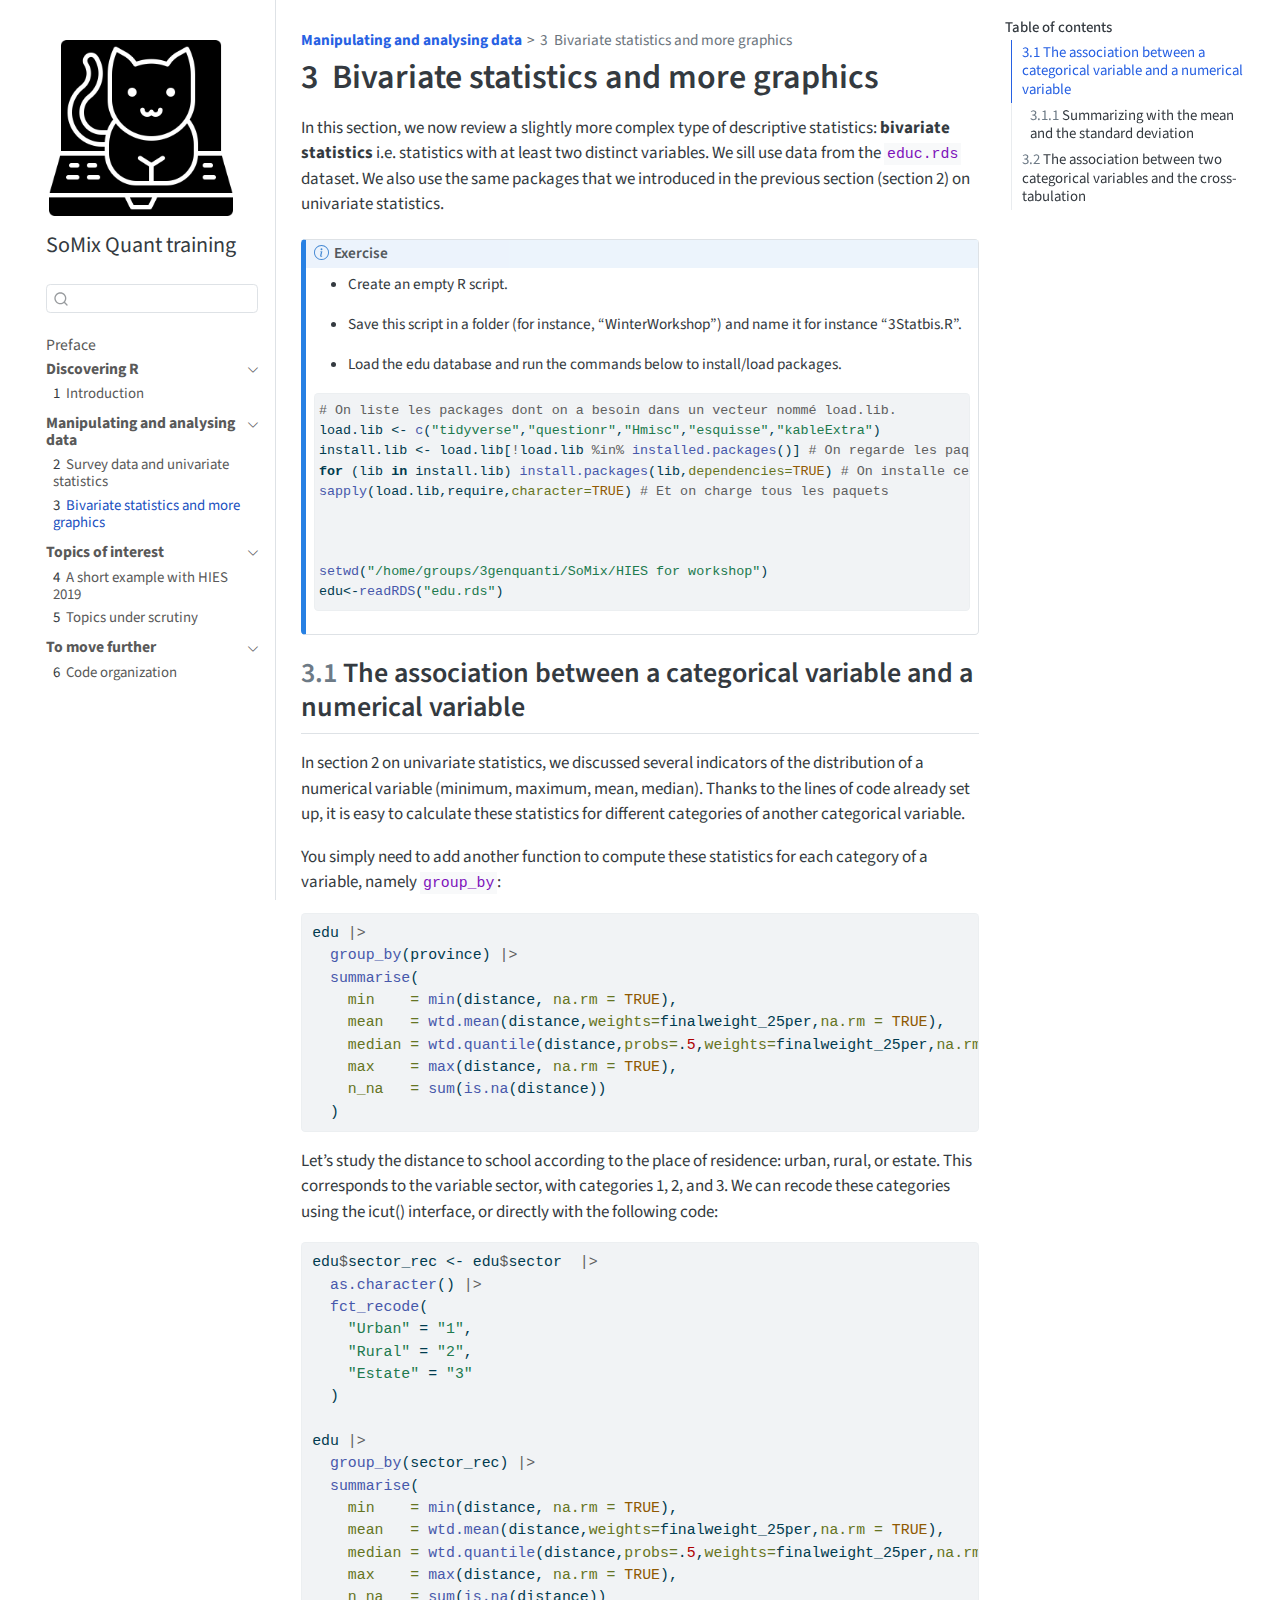
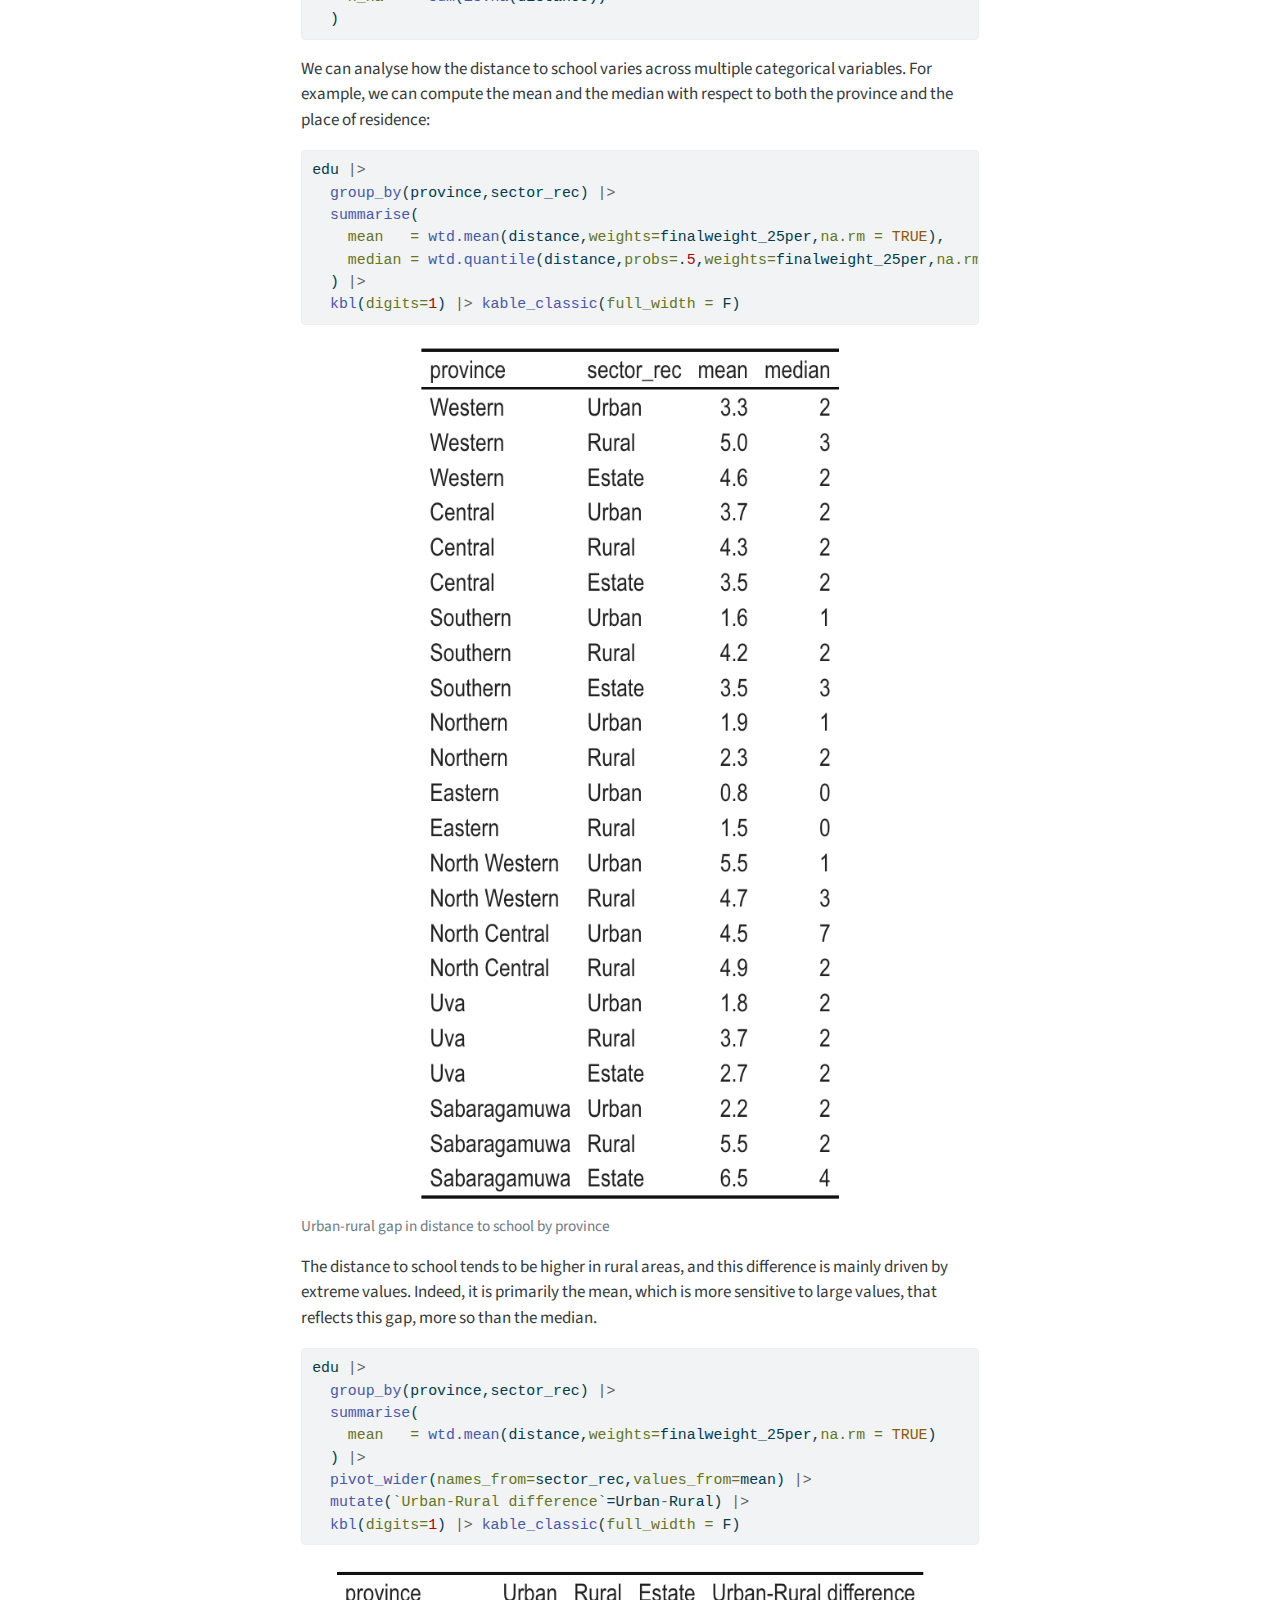
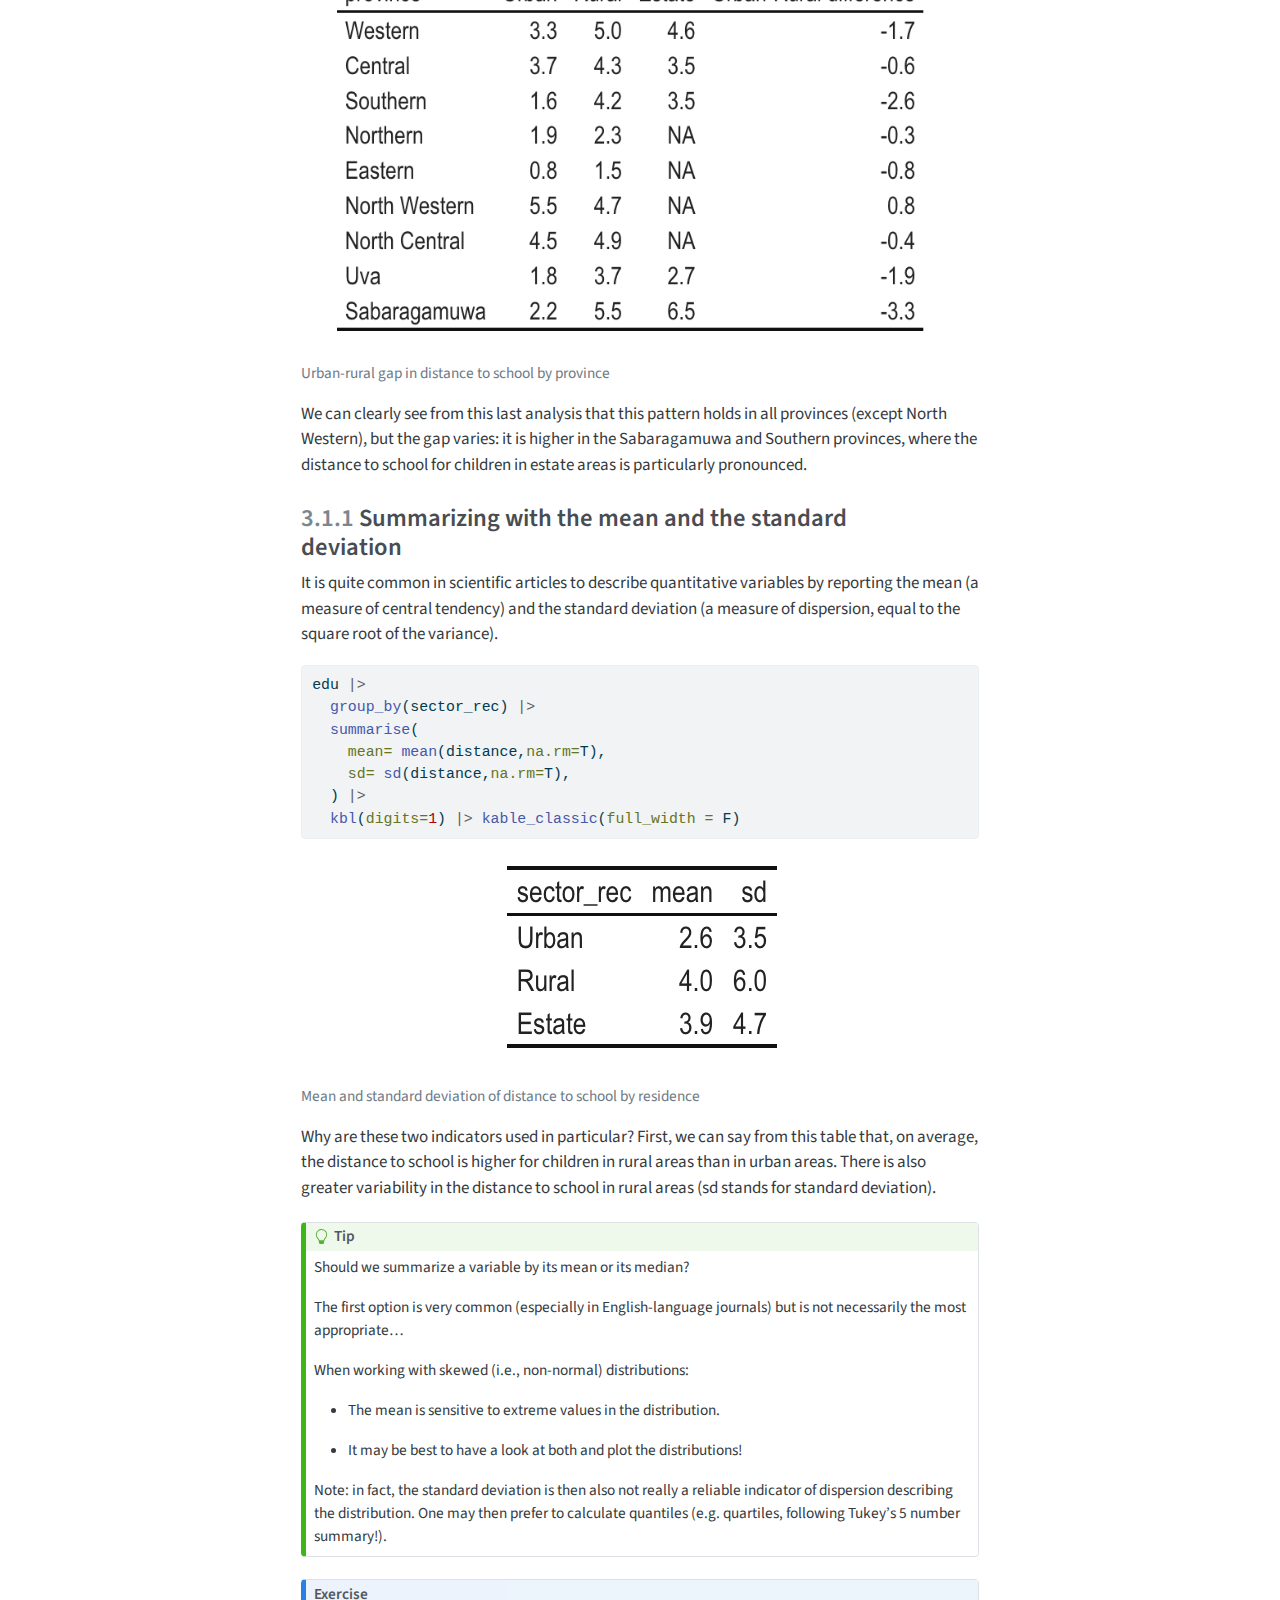
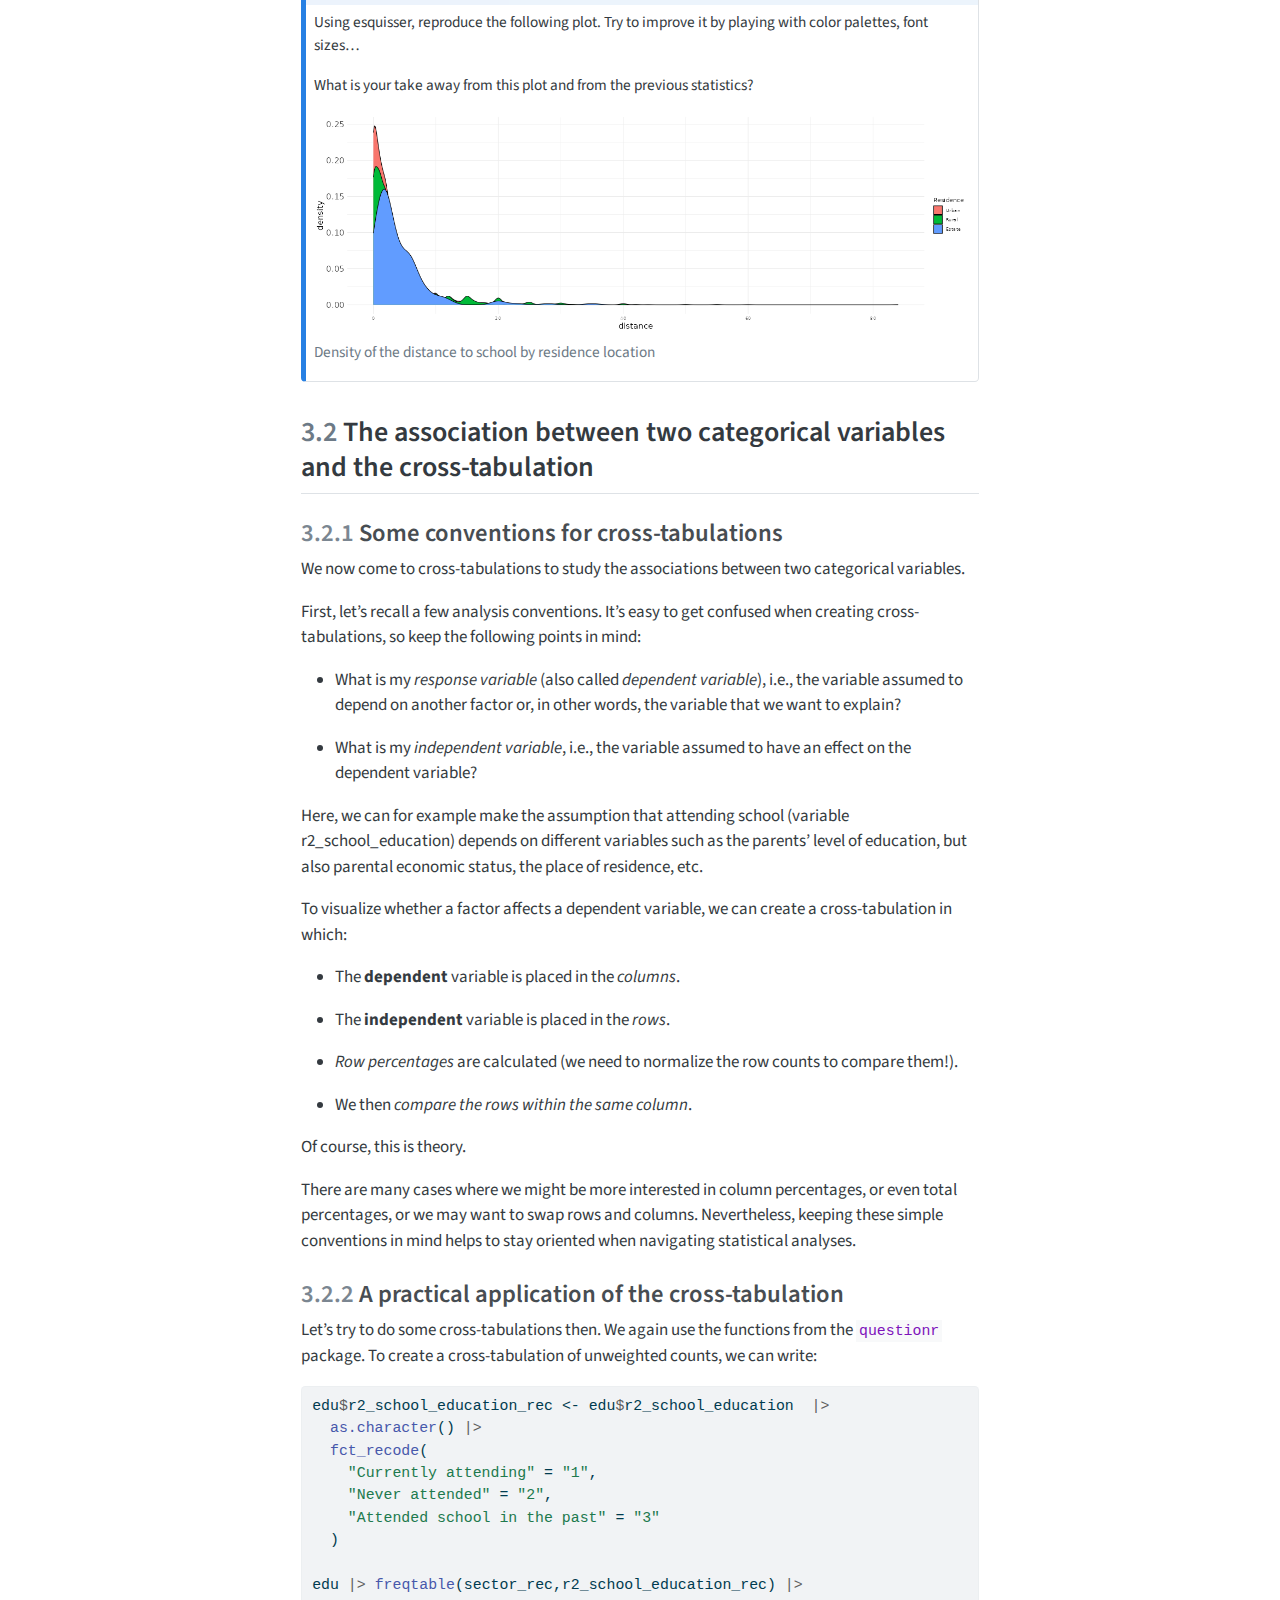
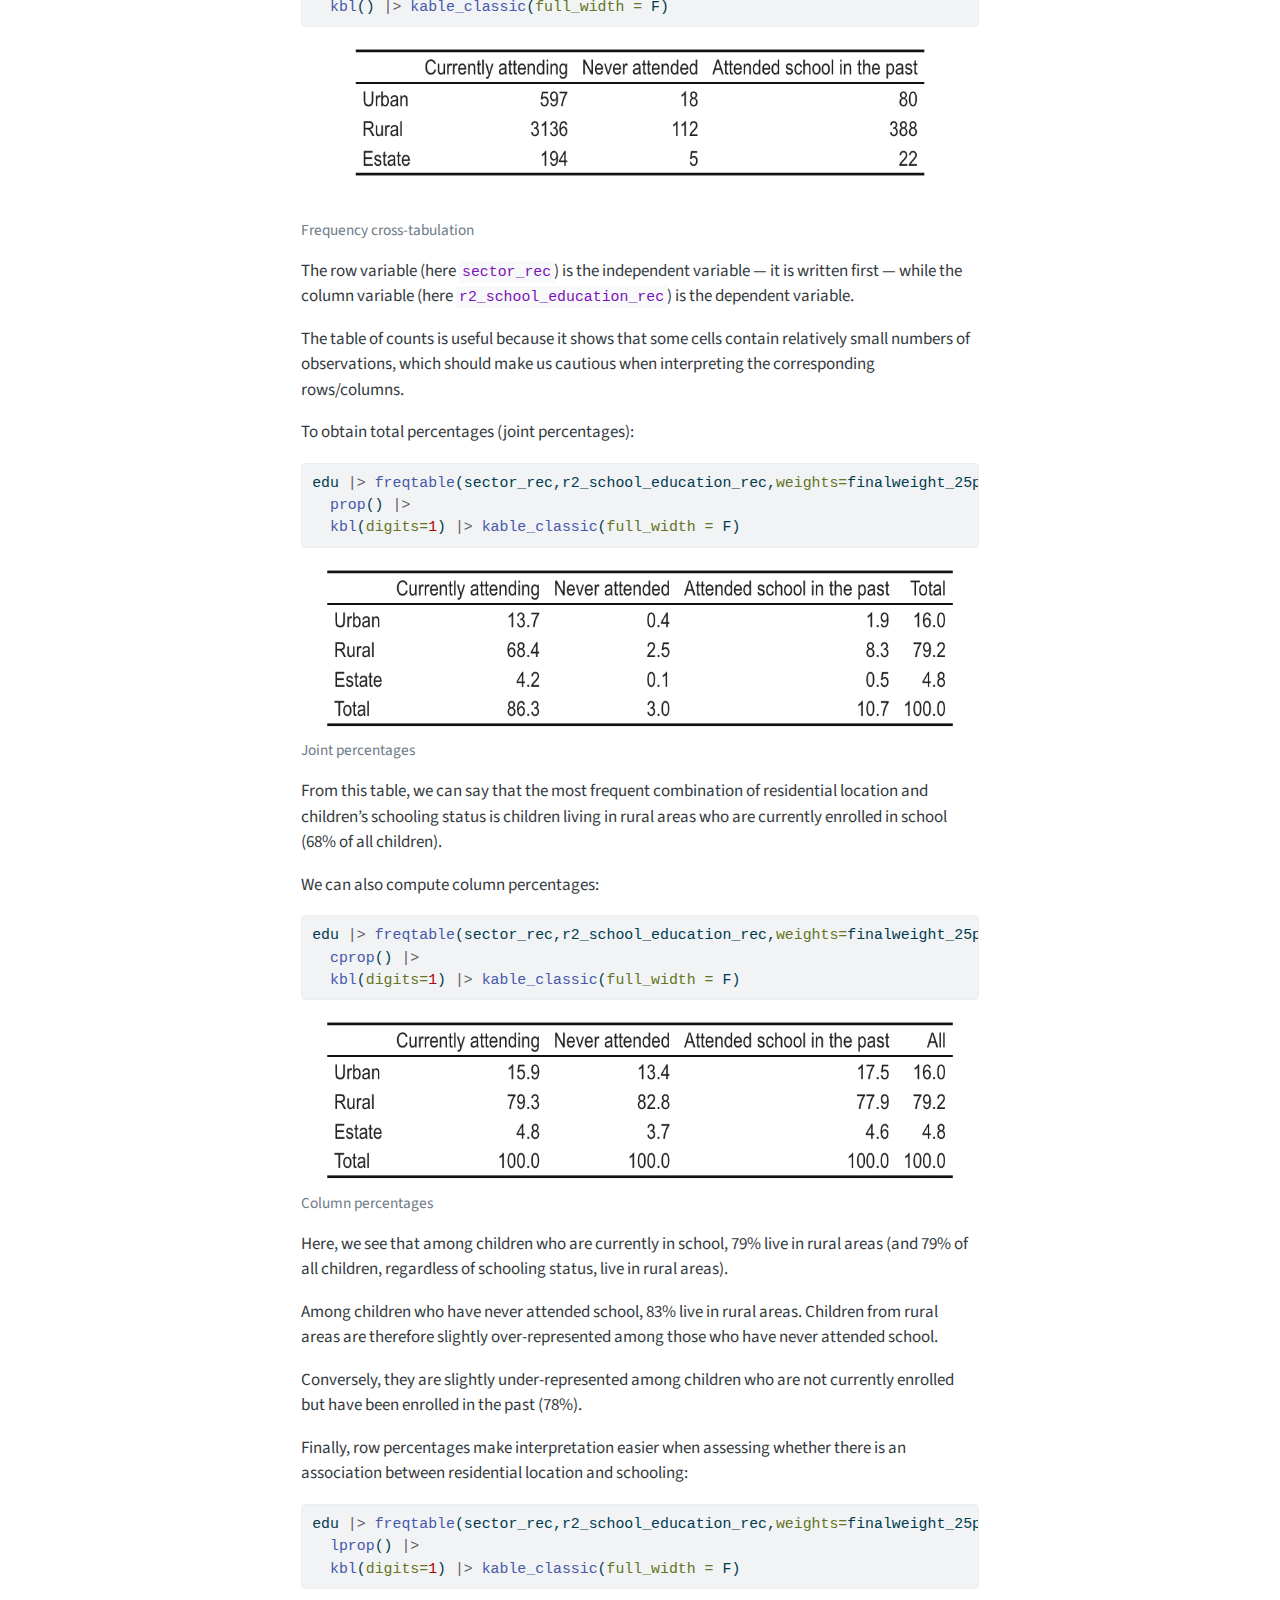
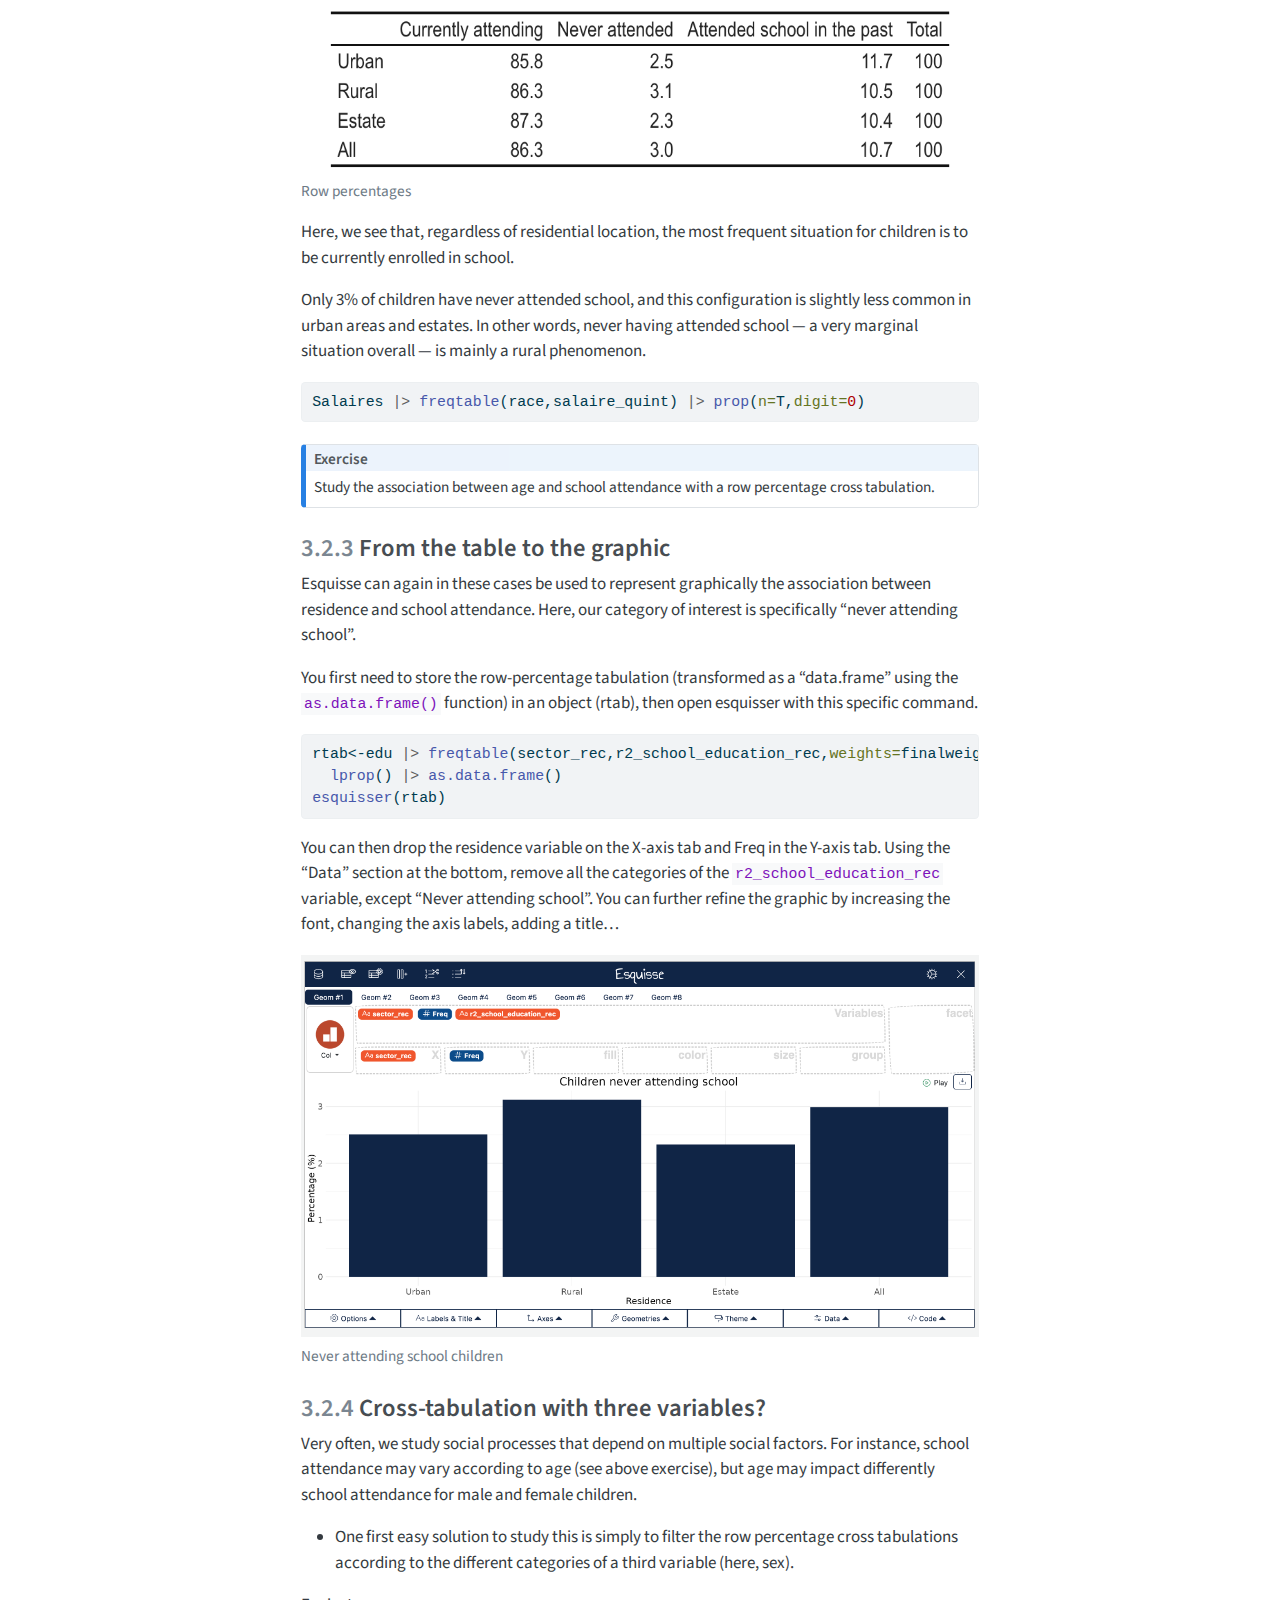
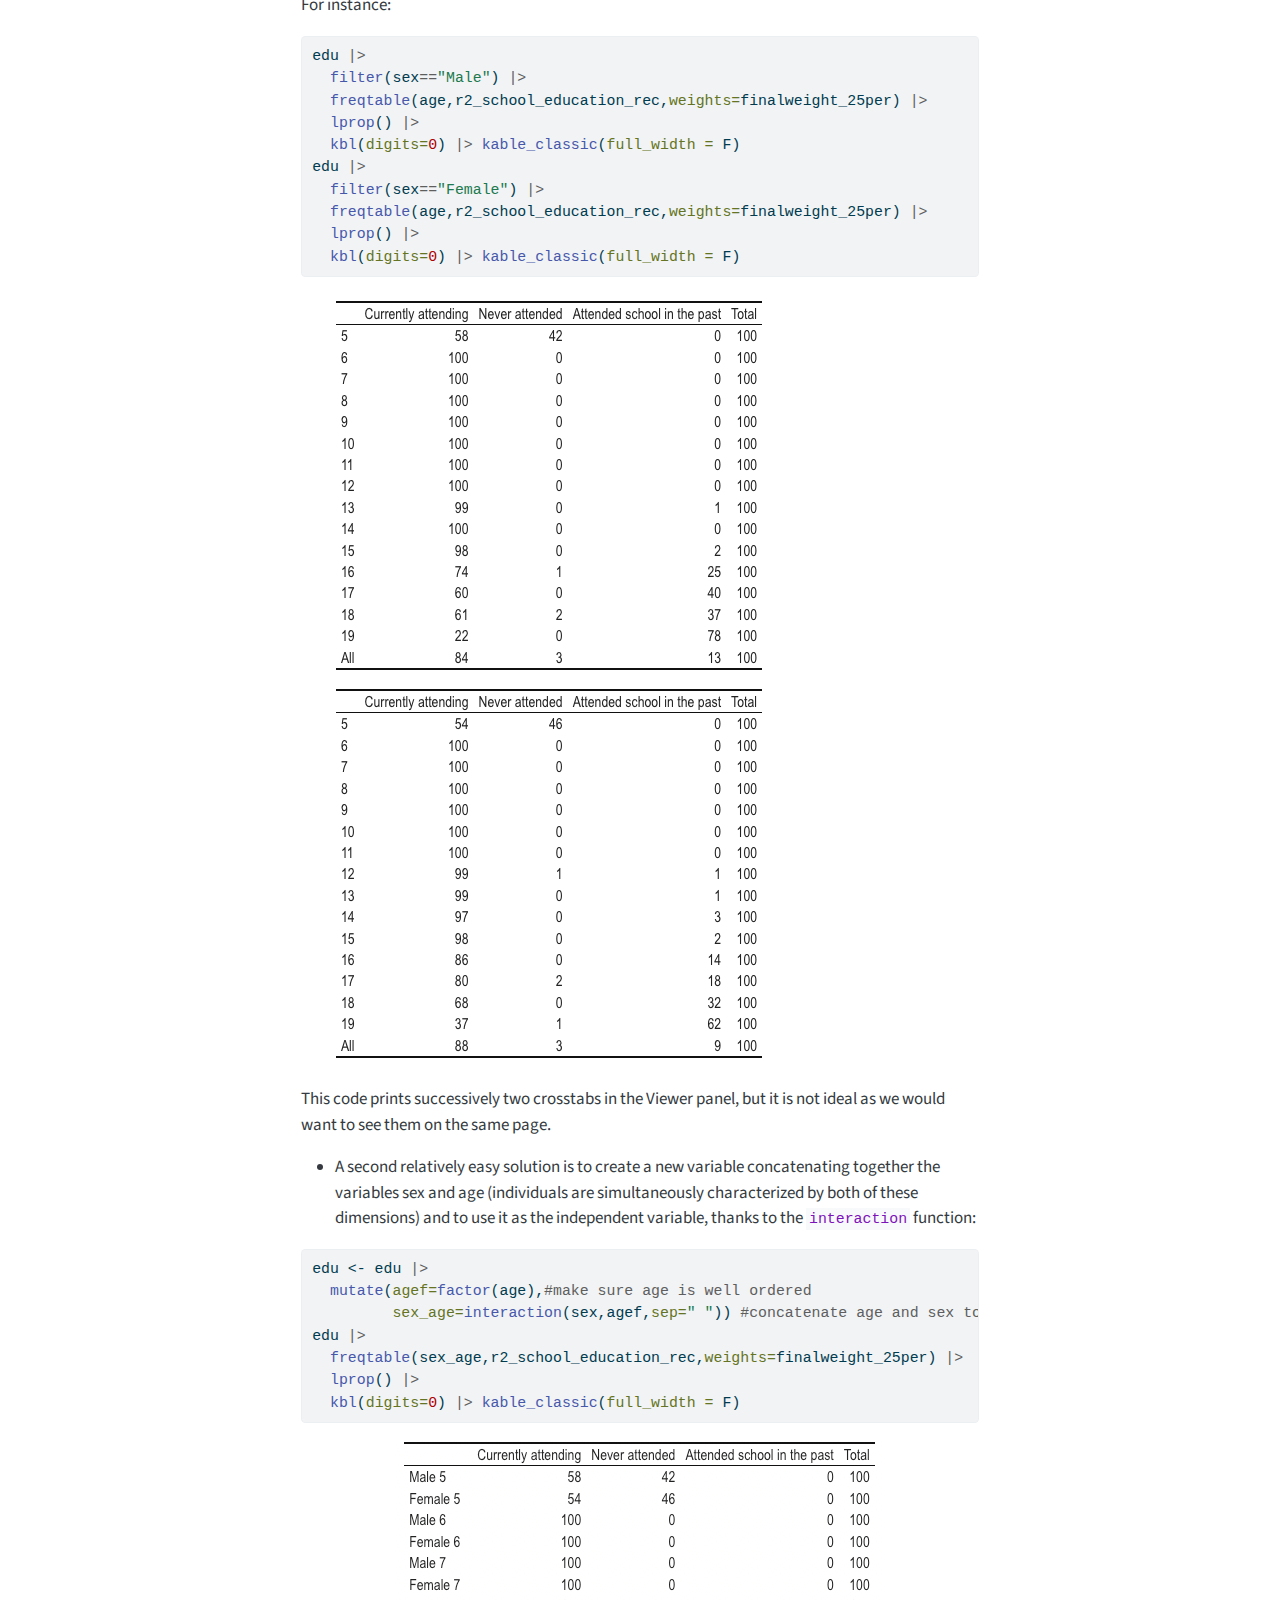
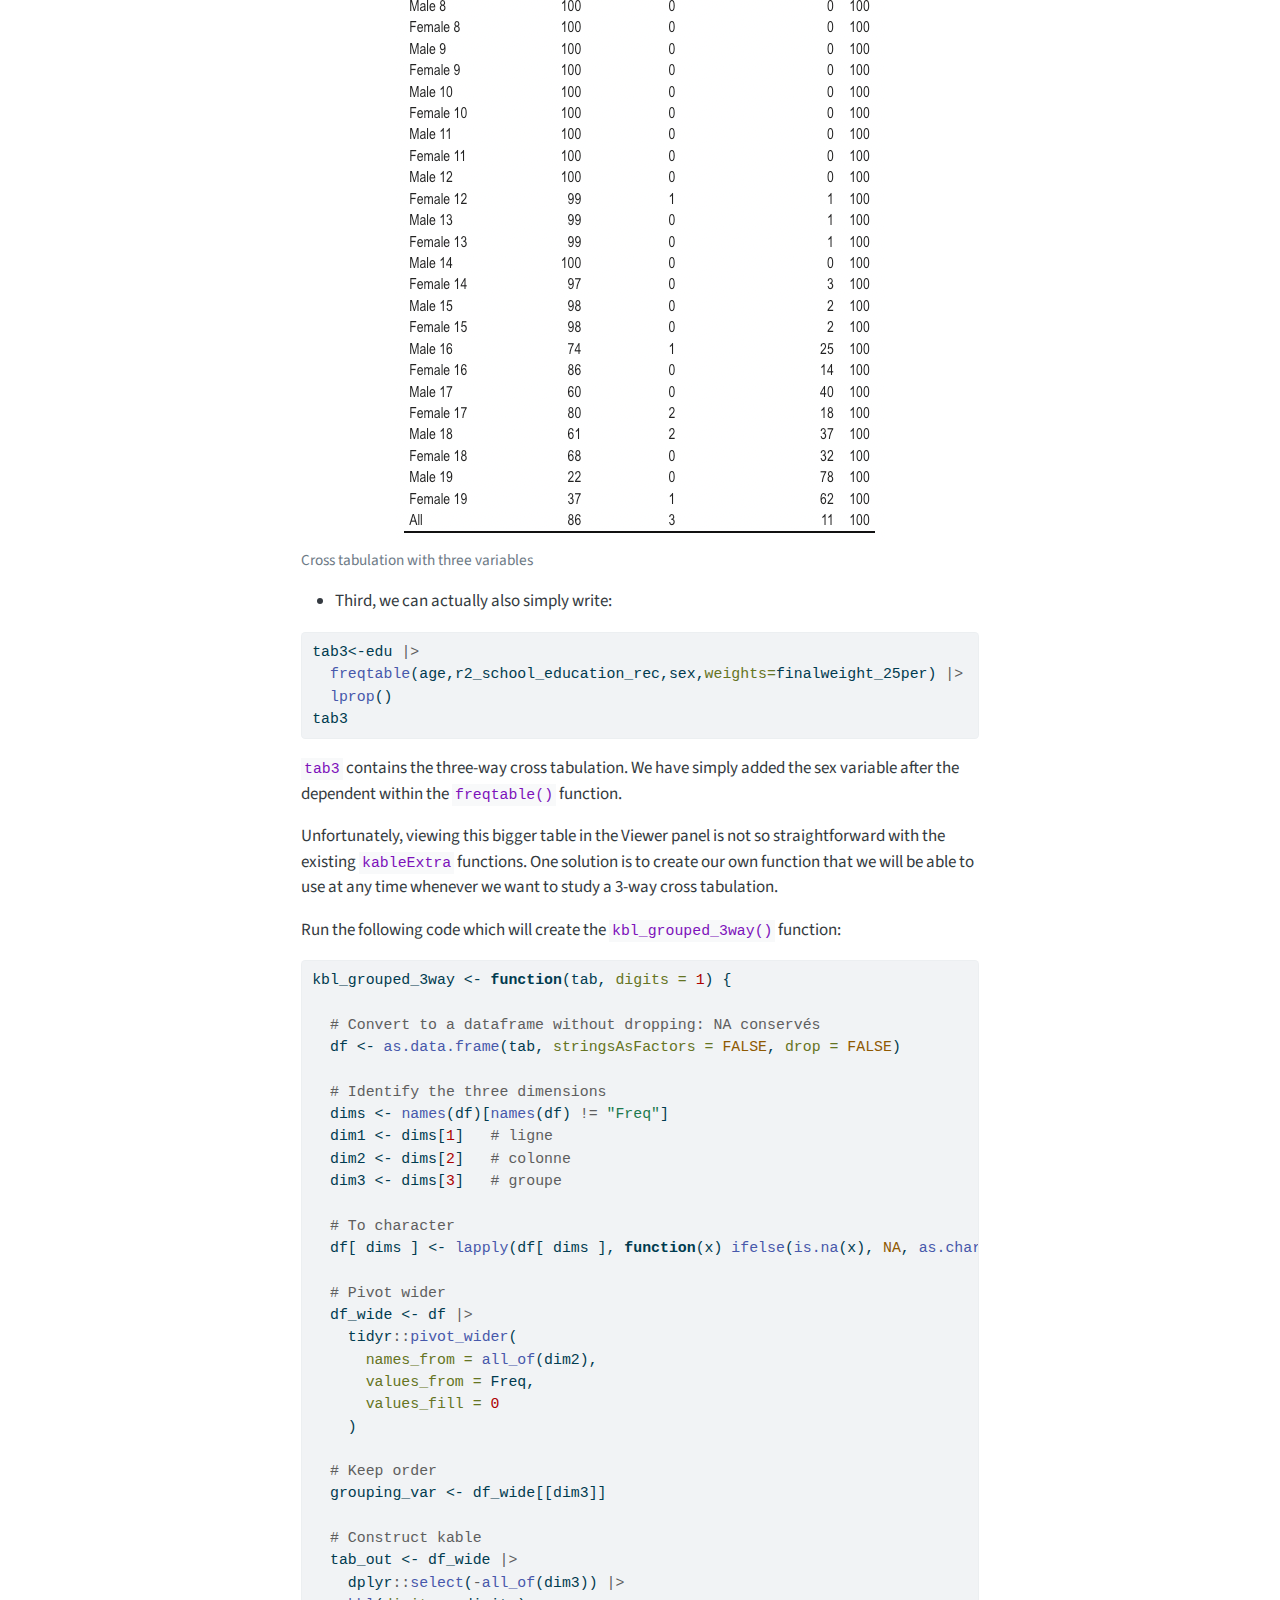
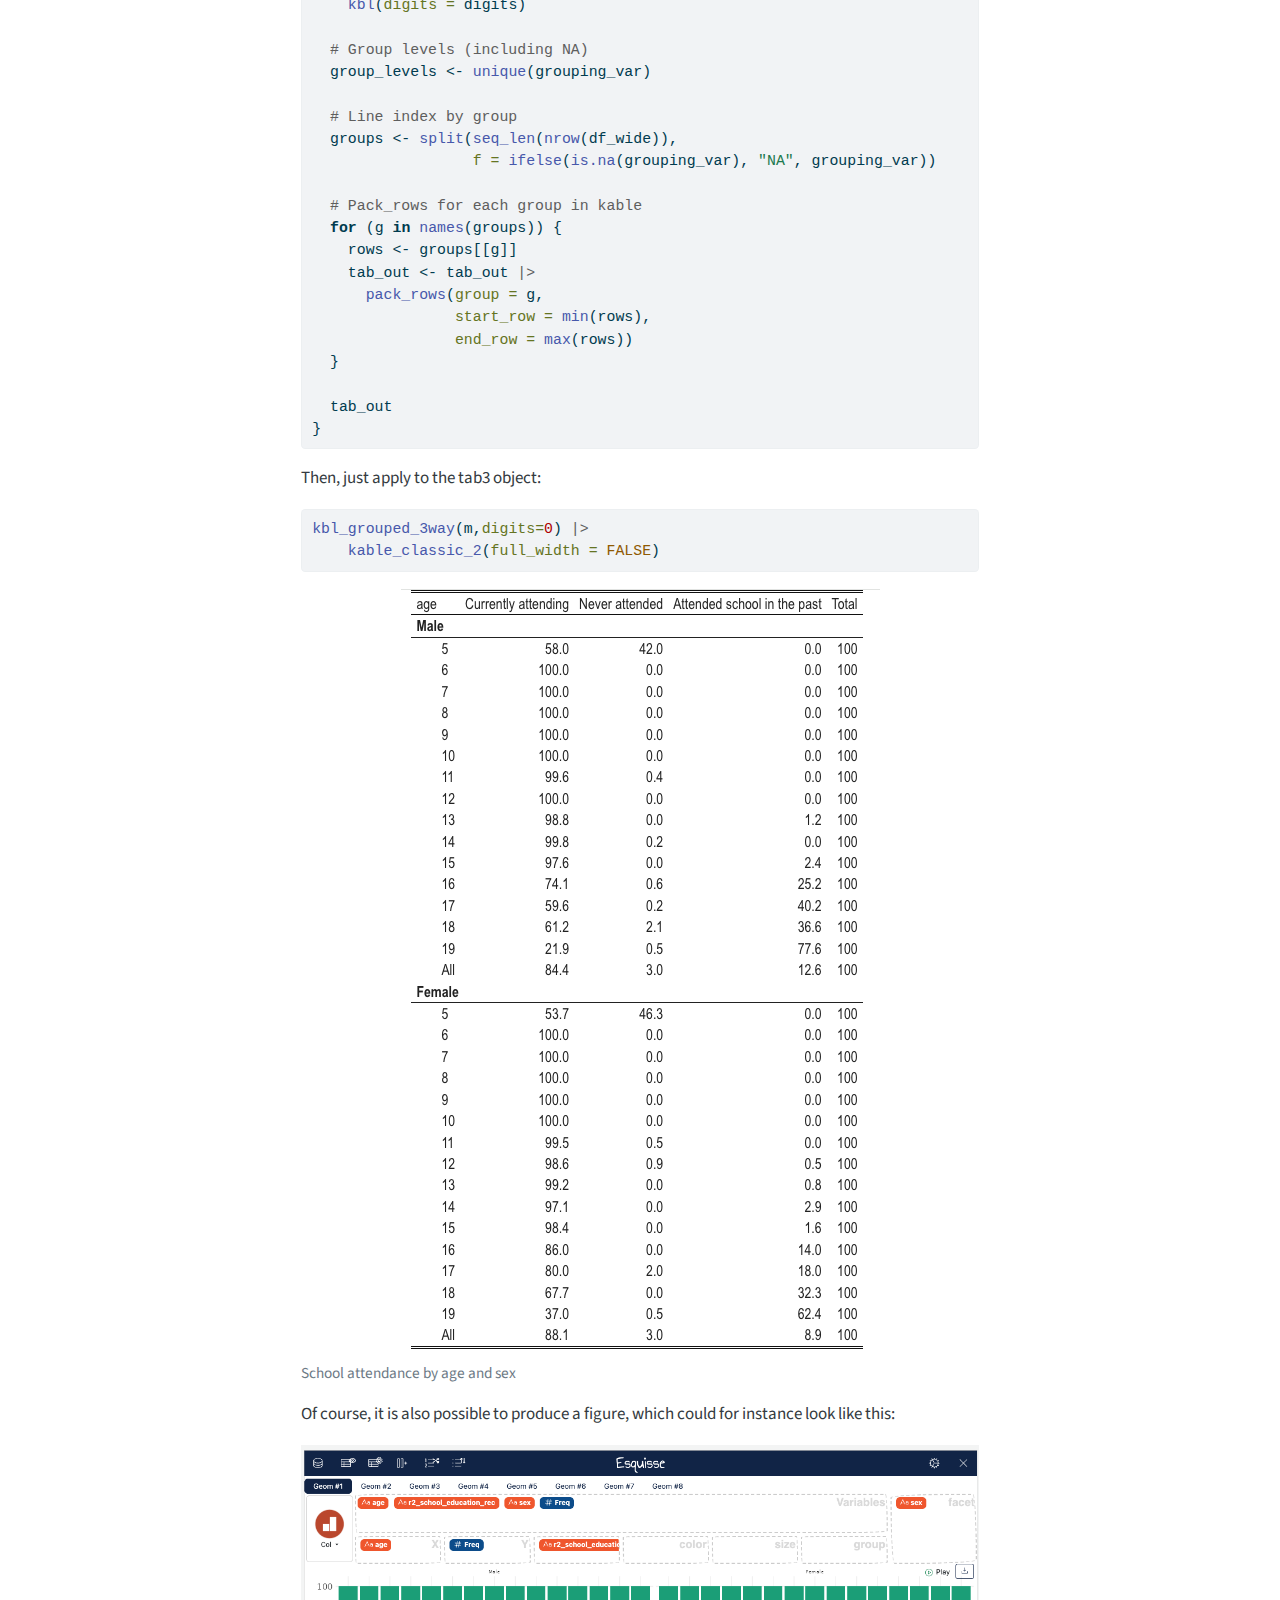
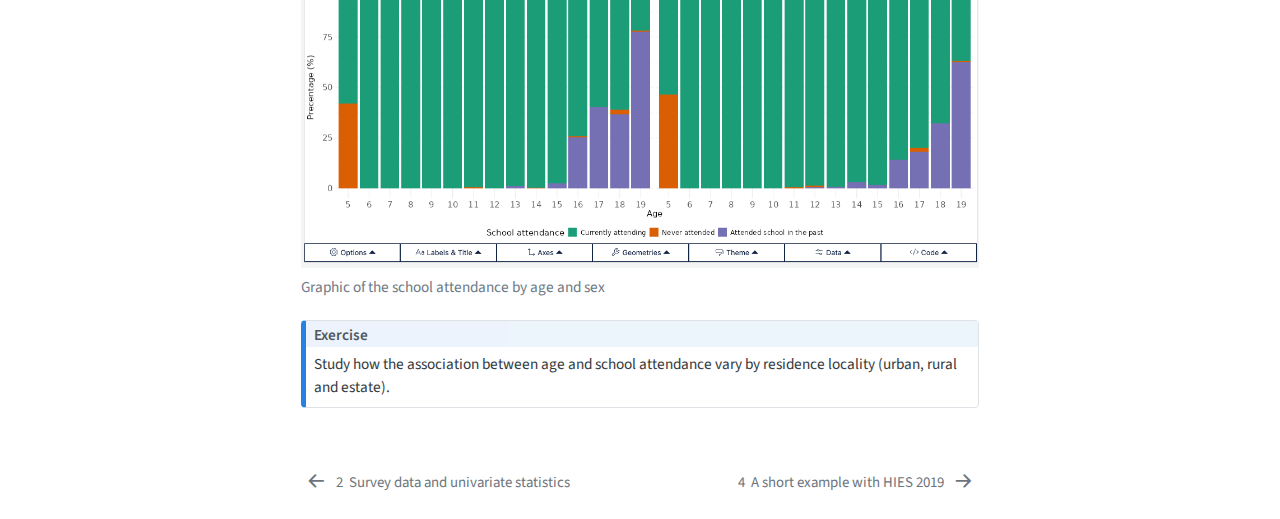
<file: docs/statbis.html>
<!DOCTYPE html>
<html xmlns="http://www.w3.org/1999/xhtml" lang="en" xml:lang="en"><head>

<meta charset="utf-8">
<meta name="generator" content="quarto-1.5.57">

<meta name="viewport" content="width=device-width, initial-scale=1.0, user-scalable=yes">


<title>3&nbsp; Bivariate statistics and more graphics – SoMix Quant training</title>
<style>
code{white-space: pre-wrap;}
span.smallcaps{font-variant: small-caps;}
div.columns{display: flex; gap: min(4vw, 1.5em);}
div.column{flex: auto; overflow-x: auto;}
div.hanging-indent{margin-left: 1.5em; text-indent: -1.5em;}
ul.task-list{list-style: none;}
ul.task-list li input[type="checkbox"] {
  width: 0.8em;
  margin: 0 0.8em 0.2em -1em; /* quarto-specific, see https://github.com/quarto-dev/quarto-cli/issues/4556 */ 
  vertical-align: middle;
}
/* CSS for syntax highlighting */
pre > code.sourceCode { white-space: pre; position: relative; }
pre > code.sourceCode > span { line-height: 1.25; }
pre > code.sourceCode > span:empty { height: 1.2em; }
.sourceCode { overflow: visible; }
code.sourceCode > span { color: inherit; text-decoration: inherit; }
div.sourceCode { margin: 1em 0; }
pre.sourceCode { margin: 0; }
@media screen {
div.sourceCode { overflow: auto; }
}
@media print {
pre > code.sourceCode { white-space: pre-wrap; }
pre > code.sourceCode > span { display: inline-block; text-indent: -5em; padding-left: 5em; }
}
pre.numberSource code
  { counter-reset: source-line 0; }
pre.numberSource code > span
  { position: relative; left: -4em; counter-increment: source-line; }
pre.numberSource code > span > a:first-child::before
  { content: counter(source-line);
    position: relative; left: -1em; text-align: right; vertical-align: baseline;
    border: none; display: inline-block;
    -webkit-touch-callout: none; -webkit-user-select: none;
    -khtml-user-select: none; -moz-user-select: none;
    -ms-user-select: none; user-select: none;
    padding: 0 4px; width: 4em;
  }
pre.numberSource { margin-left: 3em;  padding-left: 4px; }
div.sourceCode
  {   }
@media screen {
pre > code.sourceCode > span > a:first-child::before { text-decoration: underline; }
}
</style>


<script src="site_libs/quarto-nav/quarto-nav.js"></script>
<script src="site_libs/quarto-nav/headroom.min.js"></script>
<script src="site_libs/clipboard/clipboard.min.js"></script>
<script src="site_libs/quarto-search/autocomplete.umd.js"></script>
<script src="site_libs/quarto-search/fuse.min.js"></script>
<script src="site_libs/quarto-search/quarto-search.js"></script>
<meta name="quarto:offset" content="./">
<link href="./tutorial.html" rel="next">
<link href="./statunis.html" rel="prev">
<link href="./images/icon.png" rel="icon" type="image/png">
<script src="site_libs/quarto-html/quarto.js"></script>
<script src="site_libs/quarto-html/popper.min.js"></script>
<script src="site_libs/quarto-html/tippy.umd.min.js"></script>
<script src="site_libs/quarto-html/anchor.min.js"></script>
<link href="site_libs/quarto-html/tippy.css" rel="stylesheet">
<link href="site_libs/quarto-html/quarto-syntax-highlighting.css" rel="stylesheet" id="quarto-text-highlighting-styles">
<script src="site_libs/bootstrap/bootstrap.min.js"></script>
<link href="site_libs/bootstrap/bootstrap-icons.css" rel="stylesheet">
<link href="site_libs/bootstrap/bootstrap.min.css" rel="stylesheet" id="quarto-bootstrap" data-mode="light">
<script id="quarto-search-options" type="application/json">{
  "location": "sidebar",
  "copy-button": false,
  "collapse-after": 3,
  "panel-placement": "start",
  "type": "textbox",
  "limit": 50,
  "keyboard-shortcut": [
    "f",
    "/",
    "s"
  ],
  "language": {
    "search-no-results-text": "No results",
    "search-matching-documents-text": "matching documents",
    "search-copy-link-title": "Copy link to search",
    "search-hide-matches-text": "Hide additional matches",
    "search-more-match-text": "more match in this document",
    "search-more-matches-text": "more matches in this document",
    "search-clear-button-title": "Clear",
    "search-text-placeholder": "",
    "search-detached-cancel-button-title": "Cancel",
    "search-submit-button-title": "Submit",
    "search-label": "Search"
  }
}</script>


</head>

<body class="nav-sidebar floating">

<div id="quarto-search-results"></div>
  <header id="quarto-header" class="headroom fixed-top">
  <nav class="quarto-secondary-nav">
    <div class="container-fluid d-flex">
      <button type="button" class="quarto-btn-toggle btn" data-bs-toggle="collapse" role="button" data-bs-target=".quarto-sidebar-collapse-item" aria-controls="quarto-sidebar" aria-expanded="false" aria-label="Toggle sidebar navigation" onclick="if (window.quartoToggleHeadroom) { window.quartoToggleHeadroom(); }">
        <i class="bi bi-layout-text-sidebar-reverse"></i>
      </button>
        <nav class="quarto-page-breadcrumbs" aria-label="breadcrumb"><ol class="breadcrumb"><li class="breadcrumb-item"><a href="./statunis.html"><strong>Manipulating and analysing data</strong></a></li><li class="breadcrumb-item"><a href="./statbis.html"><span class="chapter-number">3</span>&nbsp; <span class="chapter-title">Bivariate statistics and more graphics</span></a></li></ol></nav>
        <a class="flex-grow-1" role="navigation" data-bs-toggle="collapse" data-bs-target=".quarto-sidebar-collapse-item" aria-controls="quarto-sidebar" aria-expanded="false" aria-label="Toggle sidebar navigation" onclick="if (window.quartoToggleHeadroom) { window.quartoToggleHeadroom(); }">      
        </a>
      <button type="button" class="btn quarto-search-button" aria-label="Search" onclick="window.quartoOpenSearch();">
        <i class="bi bi-search"></i>
      </button>
    </div>
  </nav>
</header>
<!-- content -->
<div id="quarto-content" class="quarto-container page-columns page-rows-contents page-layout-article">
<!-- sidebar -->
  <nav id="quarto-sidebar" class="sidebar collapse collapse-horizontal quarto-sidebar-collapse-item sidebar-navigation floating overflow-auto">
    <div class="pt-lg-2 mt-2 text-left sidebar-header sidebar-header-stacked">
      <a href="./index.html" class="sidebar-logo-link">
      <img src="./images/icon.png" alt="" class="sidebar-logo py-0 d-lg-inline d-none">
      </a>
    <div class="sidebar-title mb-0 py-0">
      <a href="./">SoMix Quant training</a> 
    </div>
      </div>
        <div class="mt-2 flex-shrink-0 align-items-center">
        <div class="sidebar-search">
        <div id="quarto-search" class="" title="Search"></div>
        </div>
        </div>
    <div class="sidebar-menu-container"> 
    <ul class="list-unstyled mt-1">
        <li class="sidebar-item">
  <div class="sidebar-item-container"> 
  <a href="./index.html" class="sidebar-item-text sidebar-link">
 <span class="menu-text">Preface</span></a>
  </div>
</li>
        <li class="sidebar-item sidebar-item-section">
      <div class="sidebar-item-container"> 
            <a class="sidebar-item-text sidebar-link text-start" data-bs-toggle="collapse" data-bs-target="#quarto-sidebar-section-1" role="navigation" aria-expanded="true">
 <span class="menu-text"><strong>Discovering R</strong></span></a>
          <a class="sidebar-item-toggle text-start" data-bs-toggle="collapse" data-bs-target="#quarto-sidebar-section-1" role="navigation" aria-expanded="true" aria-label="Toggle section">
            <i class="bi bi-chevron-right ms-2"></i>
          </a> 
      </div>
      <ul id="quarto-sidebar-section-1" class="collapse list-unstyled sidebar-section depth1 show">  
          <li class="sidebar-item">
  <div class="sidebar-item-container"> 
  <a href="./intro.html" class="sidebar-item-text sidebar-link">
 <span class="menu-text"><span class="chapter-number">1</span>&nbsp; <span class="chapter-title">Introduction</span></span></a>
  </div>
</li>
      </ul>
  </li>
        <li class="sidebar-item sidebar-item-section">
      <div class="sidebar-item-container"> 
            <a class="sidebar-item-text sidebar-link text-start" data-bs-toggle="collapse" data-bs-target="#quarto-sidebar-section-2" role="navigation" aria-expanded="true">
 <span class="menu-text"><strong>Manipulating and analysing data</strong></span></a>
          <a class="sidebar-item-toggle text-start" data-bs-toggle="collapse" data-bs-target="#quarto-sidebar-section-2" role="navigation" aria-expanded="true" aria-label="Toggle section">
            <i class="bi bi-chevron-right ms-2"></i>
          </a> 
      </div>
      <ul id="quarto-sidebar-section-2" class="collapse list-unstyled sidebar-section depth1 show">  
          <li class="sidebar-item">
  <div class="sidebar-item-container"> 
  <a href="./statunis.html" class="sidebar-item-text sidebar-link">
 <span class="menu-text"><span class="chapter-number">2</span>&nbsp; <span class="chapter-title">Survey data and univariate statistics</span></span></a>
  </div>
</li>
          <li class="sidebar-item">
  <div class="sidebar-item-container"> 
  <a href="./statbis.html" class="sidebar-item-text sidebar-link active">
 <span class="menu-text"><span class="chapter-number">3</span>&nbsp; <span class="chapter-title">Bivariate statistics and more graphics</span></span></a>
  </div>
</li>
      </ul>
  </li>
        <li class="sidebar-item sidebar-item-section">
      <div class="sidebar-item-container"> 
            <a class="sidebar-item-text sidebar-link text-start" data-bs-toggle="collapse" data-bs-target="#quarto-sidebar-section-3" role="navigation" aria-expanded="true">
 <span class="menu-text"><strong>Topics of interest</strong></span></a>
          <a class="sidebar-item-toggle text-start" data-bs-toggle="collapse" data-bs-target="#quarto-sidebar-section-3" role="navigation" aria-expanded="true" aria-label="Toggle section">
            <i class="bi bi-chevron-right ms-2"></i>
          </a> 
      </div>
      <ul id="quarto-sidebar-section-3" class="collapse list-unstyled sidebar-section depth1 show">  
          <li class="sidebar-item">
  <div class="sidebar-item-container"> 
  <a href="./tutorial.html" class="sidebar-item-text sidebar-link">
 <span class="menu-text"><span class="chapter-number">4</span>&nbsp; <span class="chapter-title">A short example with HIES 2019</span></span></a>
  </div>
</li>
          <li class="sidebar-item">
  <div class="sidebar-item-container"> 
  <a href="./topics.html" class="sidebar-item-text sidebar-link">
 <span class="menu-text"><span class="chapter-number">5</span>&nbsp; <span class="chapter-title">Topics under scrutiny</span></span></a>
  </div>
</li>
      </ul>
  </li>
        <li class="sidebar-item sidebar-item-section">
      <div class="sidebar-item-container"> 
            <a class="sidebar-item-text sidebar-link text-start" data-bs-toggle="collapse" data-bs-target="#quarto-sidebar-section-4" role="navigation" aria-expanded="true">
 <span class="menu-text"><strong>To move further</strong></span></a>
          <a class="sidebar-item-toggle text-start" data-bs-toggle="collapse" data-bs-target="#quarto-sidebar-section-4" role="navigation" aria-expanded="true" aria-label="Toggle section">
            <i class="bi bi-chevron-right ms-2"></i>
          </a> 
      </div>
      <ul id="quarto-sidebar-section-4" class="collapse list-unstyled sidebar-section depth1 show">  
          <li class="sidebar-item">
  <div class="sidebar-item-container"> 
  <a href="./syntaxe.html" class="sidebar-item-text sidebar-link">
 <span class="menu-text"><span class="chapter-number">6</span>&nbsp; <span class="chapter-title">Code organization</span></span></a>
  </div>
</li>
      </ul>
  </li>
    </ul>
    </div>
</nav>
<div id="quarto-sidebar-glass" class="quarto-sidebar-collapse-item" data-bs-toggle="collapse" data-bs-target=".quarto-sidebar-collapse-item"></div>
<!-- margin-sidebar -->
    <div id="quarto-margin-sidebar" class="sidebar margin-sidebar">
        <nav id="TOC" role="doc-toc" class="toc-active">
    <h2 id="toc-title">Table of contents</h2>
   
  <ul>
  <li><a href="#the-association-between-a-categorical-variable-and-a-numerical-variable" id="toc-the-association-between-a-categorical-variable-and-a-numerical-variable" class="nav-link active" data-scroll-target="#the-association-between-a-categorical-variable-and-a-numerical-variable"><span class="header-section-number">3.1</span> The association between a categorical variable and a numerical variable</a>
  <ul class="collapse">
  <li><a href="#summarizing-with-the-mean-and-the-standard-deviation" id="toc-summarizing-with-the-mean-and-the-standard-deviation" class="nav-link" data-scroll-target="#summarizing-with-the-mean-and-the-standard-deviation"><span class="header-section-number">3.1.1</span> Summarizing with the mean and the standard deviation</a></li>
  </ul></li>
  <li><a href="#the-association-between-two-categorical-variables-and-the-cross-tabulation" id="toc-the-association-between-two-categorical-variables-and-the-cross-tabulation" class="nav-link" data-scroll-target="#the-association-between-two-categorical-variables-and-the-cross-tabulation"><span class="header-section-number">3.2</span> The association between two categorical variables and the cross-tabulation</a>
  <ul class="collapse">
  <li><a href="#some-conventions-for-cross-tabulations" id="toc-some-conventions-for-cross-tabulations" class="nav-link" data-scroll-target="#some-conventions-for-cross-tabulations"><span class="header-section-number">3.2.1</span> Some conventions for cross-tabulations</a></li>
  <li><a href="#a-practical-application-of-the-cross-tabulation" id="toc-a-practical-application-of-the-cross-tabulation" class="nav-link" data-scroll-target="#a-practical-application-of-the-cross-tabulation"><span class="header-section-number">3.2.2</span> A practical application of the cross-tabulation</a></li>
  <li><a href="#from-the-table-to-the-graphic" id="toc-from-the-table-to-the-graphic" class="nav-link" data-scroll-target="#from-the-table-to-the-graphic"><span class="header-section-number">3.2.3</span> From the table to the graphic</a></li>
  <li><a href="#cross-tabulation-with-three-variables" id="toc-cross-tabulation-with-three-variables" class="nav-link" data-scroll-target="#cross-tabulation-with-three-variables"><span class="header-section-number">3.2.4</span> Cross-tabulation with three variables?</a></li>
  </ul></li>
  </ul>
</nav>
    </div>
<!-- main -->
<main class="content" id="quarto-document-content">

<header id="title-block-header" class="quarto-title-block default"><nav class="quarto-page-breadcrumbs quarto-title-breadcrumbs d-none d-lg-block" aria-label="breadcrumb"><ol class="breadcrumb"><li class="breadcrumb-item"><a href="./statunis.html"><strong>Manipulating and analysing data</strong></a></li><li class="breadcrumb-item"><a href="./statbis.html"><span class="chapter-number">3</span>&nbsp; <span class="chapter-title">Bivariate statistics and more graphics</span></a></li></ol></nav>
<div class="quarto-title">
<h1 class="title"><span class="chapter-number">3</span>&nbsp; <span class="chapter-title">Bivariate statistics and more graphics</span></h1>
</div>



<div class="quarto-title-meta">

    
  
    
  </div>
  


</header>


<p>In this section, we now review a slightly more complex type of descriptive statistics: <strong>bivariate statistics</strong> i.e.&nbsp;statistics with at least two distinct variables. We sill use data from the <code>educ.rds</code> dataset. We also use the same packages that we introduced in the previous section (section 2) on univariate statistics.</p>
<div class="callout callout-style-default callout-note callout-titled" title="Exercise">
<div class="callout-header d-flex align-content-center">
<div class="callout-icon-container">
<i class="callout-icon"></i>
</div>
<div class="callout-title-container flex-fill">
Exercise
</div>
</div>
<div class="callout-body-container callout-body">
<ul>
<li><p>Create an empty R script.</p></li>
<li><p>Save this script in a folder (for instance, “WinterWorkshop”) and name it for instance “3Statbis.R”.</p></li>
<li><p>Load the edu database and run the commands below to install/load packages.</p></li>
</ul>
<div class="cell">
<div class="sourceCode cell-code" id="cb1"><pre class="sourceCode r code-with-copy"><code class="sourceCode r"><span id="cb1-1"><a href="#cb1-1" aria-hidden="true" tabindex="-1"></a><span class="co"># On liste les packages dont on a besoin dans un vecteur nommé load.lib. </span></span>
<span id="cb1-2"><a href="#cb1-2" aria-hidden="true" tabindex="-1"></a>load.lib <span class="ot">&lt;-</span> <span class="fu">c</span>(<span class="st">"tidyverse"</span>,<span class="st">"questionr"</span>,<span class="st">"Hmisc"</span>,<span class="st">"esquisse"</span>,<span class="st">"kableExtra"</span>) </span>
<span id="cb1-3"><a href="#cb1-3" aria-hidden="true" tabindex="-1"></a>install.lib <span class="ot">&lt;-</span> load.lib[<span class="sc">!</span>load.lib <span class="sc">%in%</span> <span class="fu">installed.packages</span>()] <span class="co"># On regarde les paquets qui ne sont pas installés</span></span>
<span id="cb1-4"><a href="#cb1-4" aria-hidden="true" tabindex="-1"></a><span class="cf">for</span> (lib <span class="cf">in</span> install.lib) <span class="fu">install.packages</span>(lib,<span class="at">dependencies=</span><span class="cn">TRUE</span>) <span class="co"># On installe ceux-ci</span></span>
<span id="cb1-5"><a href="#cb1-5" aria-hidden="true" tabindex="-1"></a><span class="fu">sapply</span>(load.lib,require,<span class="at">character=</span><span class="cn">TRUE</span>) <span class="co"># Et on charge tous les paquets </span></span>
<span id="cb1-6"><a href="#cb1-6" aria-hidden="true" tabindex="-1"></a></span>
<span id="cb1-7"><a href="#cb1-7" aria-hidden="true" tabindex="-1"></a></span>
<span id="cb1-8"><a href="#cb1-8" aria-hidden="true" tabindex="-1"></a></span>
<span id="cb1-9"><a href="#cb1-9" aria-hidden="true" tabindex="-1"></a><span class="fu">setwd</span>(<span class="st">"/home/groups/3genquanti/SoMix/HIES for workshop"</span>)</span>
<span id="cb1-10"><a href="#cb1-10" aria-hidden="true" tabindex="-1"></a>edu<span class="ot">&lt;-</span><span class="fu">readRDS</span>(<span class="st">"edu.rds"</span>)</span></code><button title="Copy to Clipboard" class="code-copy-button"><i class="bi"></i></button></pre></div>
</div>
</div>
</div>
<section id="the-association-between-a-categorical-variable-and-a-numerical-variable" class="level2" data-number="3.1">
<h2 data-number="3.1" class="anchored" data-anchor-id="the-association-between-a-categorical-variable-and-a-numerical-variable"><span class="header-section-number">3.1</span> The association between a categorical variable and a numerical variable</h2>
<p>In section 2 on univariate statistics, we discussed several indicators of the distribution of a numerical variable (minimum, maximum, mean, median). Thanks to the lines of code already set up, it is easy to calculate these statistics for different categories of another categorical variable.</p>
<p>You simply need to add another function to compute these statistics for each category of a variable, namely <code>group_by</code>:</p>
<div class="cell">
<div class="sourceCode cell-code" id="cb2"><pre class="sourceCode r code-with-copy"><code class="sourceCode r"><span id="cb2-1"><a href="#cb2-1" aria-hidden="true" tabindex="-1"></a>edu <span class="sc">|&gt;</span></span>
<span id="cb2-2"><a href="#cb2-2" aria-hidden="true" tabindex="-1"></a>  <span class="fu">group_by</span>(province) <span class="sc">|&gt;</span></span>
<span id="cb2-3"><a href="#cb2-3" aria-hidden="true" tabindex="-1"></a>  <span class="fu">summarise</span>(</span>
<span id="cb2-4"><a href="#cb2-4" aria-hidden="true" tabindex="-1"></a>    <span class="at">min    =</span> <span class="fu">min</span>(distance, <span class="at">na.rm =</span> <span class="cn">TRUE</span>),</span>
<span id="cb2-5"><a href="#cb2-5" aria-hidden="true" tabindex="-1"></a>    <span class="at">mean   =</span> <span class="fu">wtd.mean</span>(distance,<span class="at">weights=</span>finalweight_25per,<span class="at">na.rm =</span> <span class="cn">TRUE</span>),</span>
<span id="cb2-6"><a href="#cb2-6" aria-hidden="true" tabindex="-1"></a>    <span class="at">median =</span> <span class="fu">wtd.quantile</span>(distance,<span class="at">probs=</span>.<span class="dv">5</span>,<span class="at">weights=</span>finalweight_25per,<span class="at">na.rm =</span> <span class="cn">TRUE</span>),</span>
<span id="cb2-7"><a href="#cb2-7" aria-hidden="true" tabindex="-1"></a>    <span class="at">max    =</span> <span class="fu">max</span>(distance, <span class="at">na.rm =</span> <span class="cn">TRUE</span>),</span>
<span id="cb2-8"><a href="#cb2-8" aria-hidden="true" tabindex="-1"></a>    <span class="at">n_na   =</span> <span class="fu">sum</span>(<span class="fu">is.na</span>(distance))</span>
<span id="cb2-9"><a href="#cb2-9" aria-hidden="true" tabindex="-1"></a>  )</span></code><button title="Copy to Clipboard" class="code-copy-button"><i class="bi"></i></button></pre></div>
</div>
<p>Let’s study the distance to school according to the place of residence: urban, rural, or estate. This corresponds to the variable sector, with categories 1, 2, and 3. We can recode these categories using the icut() interface, or directly with the following code:</p>
<div class="cell">
<div class="sourceCode cell-code" id="cb3"><pre class="sourceCode r code-with-copy"><code class="sourceCode r"><span id="cb3-1"><a href="#cb3-1" aria-hidden="true" tabindex="-1"></a>edu<span class="sc">$</span>sector_rec <span class="ot">&lt;-</span> edu<span class="sc">$</span>sector  <span class="sc">|&gt;</span></span>
<span id="cb3-2"><a href="#cb3-2" aria-hidden="true" tabindex="-1"></a>  <span class="fu">as.character</span>() <span class="sc">|&gt;</span></span>
<span id="cb3-3"><a href="#cb3-3" aria-hidden="true" tabindex="-1"></a>  <span class="fu">fct_recode</span>(</span>
<span id="cb3-4"><a href="#cb3-4" aria-hidden="true" tabindex="-1"></a>    <span class="st">"Urban"</span> <span class="ot">=</span> <span class="st">"1"</span>,</span>
<span id="cb3-5"><a href="#cb3-5" aria-hidden="true" tabindex="-1"></a>    <span class="st">"Rural"</span> <span class="ot">=</span> <span class="st">"2"</span>,</span>
<span id="cb3-6"><a href="#cb3-6" aria-hidden="true" tabindex="-1"></a>    <span class="st">"Estate"</span> <span class="ot">=</span> <span class="st">"3"</span></span>
<span id="cb3-7"><a href="#cb3-7" aria-hidden="true" tabindex="-1"></a>  )</span>
<span id="cb3-8"><a href="#cb3-8" aria-hidden="true" tabindex="-1"></a></span>
<span id="cb3-9"><a href="#cb3-9" aria-hidden="true" tabindex="-1"></a>edu <span class="sc">|&gt;</span></span>
<span id="cb3-10"><a href="#cb3-10" aria-hidden="true" tabindex="-1"></a>  <span class="fu">group_by</span>(sector_rec) <span class="sc">|&gt;</span></span>
<span id="cb3-11"><a href="#cb3-11" aria-hidden="true" tabindex="-1"></a>  <span class="fu">summarise</span>(</span>
<span id="cb3-12"><a href="#cb3-12" aria-hidden="true" tabindex="-1"></a>    <span class="at">min    =</span> <span class="fu">min</span>(distance, <span class="at">na.rm =</span> <span class="cn">TRUE</span>),</span>
<span id="cb3-13"><a href="#cb3-13" aria-hidden="true" tabindex="-1"></a>    <span class="at">mean   =</span> <span class="fu">wtd.mean</span>(distance,<span class="at">weights=</span>finalweight_25per,<span class="at">na.rm =</span> <span class="cn">TRUE</span>),</span>
<span id="cb3-14"><a href="#cb3-14" aria-hidden="true" tabindex="-1"></a>    <span class="at">median =</span> <span class="fu">wtd.quantile</span>(distance,<span class="at">probs=</span>.<span class="dv">5</span>,<span class="at">weights=</span>finalweight_25per,<span class="at">na.rm =</span> <span class="cn">TRUE</span>),</span>
<span id="cb3-15"><a href="#cb3-15" aria-hidden="true" tabindex="-1"></a>    <span class="at">max    =</span> <span class="fu">max</span>(distance, <span class="at">na.rm =</span> <span class="cn">TRUE</span>),</span>
<span id="cb3-16"><a href="#cb3-16" aria-hidden="true" tabindex="-1"></a>    <span class="at">n_na   =</span> <span class="fu">sum</span>(<span class="fu">is.na</span>(distance))</span>
<span id="cb3-17"><a href="#cb3-17" aria-hidden="true" tabindex="-1"></a>  )</span></code><button title="Copy to Clipboard" class="code-copy-button"><i class="bi"></i></button></pre></div>
</div>
<p>We can analyse how the distance to school varies across multiple categorical variables. For example, we can compute the mean and the median with respect to both the province and the place of residence:</p>
<div class="cell">
<div class="sourceCode cell-code" id="cb4"><pre class="sourceCode r code-with-copy"><code class="sourceCode r"><span id="cb4-1"><a href="#cb4-1" aria-hidden="true" tabindex="-1"></a>edu <span class="sc">|&gt;</span></span>
<span id="cb4-2"><a href="#cb4-2" aria-hidden="true" tabindex="-1"></a>  <span class="fu">group_by</span>(province,sector_rec) <span class="sc">|&gt;</span></span>
<span id="cb4-3"><a href="#cb4-3" aria-hidden="true" tabindex="-1"></a>  <span class="fu">summarise</span>(</span>
<span id="cb4-4"><a href="#cb4-4" aria-hidden="true" tabindex="-1"></a>    <span class="at">mean   =</span> <span class="fu">wtd.mean</span>(distance,<span class="at">weights=</span>finalweight_25per,<span class="at">na.rm =</span> <span class="cn">TRUE</span>),</span>
<span id="cb4-5"><a href="#cb4-5" aria-hidden="true" tabindex="-1"></a>    <span class="at">median =</span> <span class="fu">wtd.quantile</span>(distance,<span class="at">probs=</span>.<span class="dv">5</span>,<span class="at">weights=</span>finalweight_25per,<span class="at">na.rm =</span> <span class="cn">TRUE</span>)</span>
<span id="cb4-6"><a href="#cb4-6" aria-hidden="true" tabindex="-1"></a>  ) <span class="sc">|&gt;</span> </span>
<span id="cb4-7"><a href="#cb4-7" aria-hidden="true" tabindex="-1"></a>  <span class="fu">kbl</span>(<span class="at">digits=</span><span class="dv">1</span>) <span class="sc">|&gt;</span> <span class="fu">kable_classic</span>(<span class="at">full_width =</span> F)</span></code><button title="Copy to Clipboard" class="code-copy-button"><i class="bi"></i></button></pre></div>
</div>
<div class="quarto-figure quarto-figure-center">
<figure class="figure">
<p><img src="images/Capture d’écran 2025-11-21 à 21.58.25.png" class="img-fluid figure-img"></p>
<figcaption>Urban-rural gap in distance to school by province</figcaption>
</figure>
</div>
<p>The distance to school tends to be higher in rural areas, and this difference is mainly driven by extreme values. Indeed, it is primarily the mean, which is more sensitive to large values, that reflects this gap, more so than the median.</p>
<div class="cell">
<div class="sourceCode cell-code" id="cb5"><pre class="sourceCode r code-with-copy"><code class="sourceCode r"><span id="cb5-1"><a href="#cb5-1" aria-hidden="true" tabindex="-1"></a>edu <span class="sc">|&gt;</span></span>
<span id="cb5-2"><a href="#cb5-2" aria-hidden="true" tabindex="-1"></a>  <span class="fu">group_by</span>(province,sector_rec) <span class="sc">|&gt;</span></span>
<span id="cb5-3"><a href="#cb5-3" aria-hidden="true" tabindex="-1"></a>  <span class="fu">summarise</span>(</span>
<span id="cb5-4"><a href="#cb5-4" aria-hidden="true" tabindex="-1"></a>    <span class="at">mean   =</span> <span class="fu">wtd.mean</span>(distance,<span class="at">weights=</span>finalweight_25per,<span class="at">na.rm =</span> <span class="cn">TRUE</span>) </span>
<span id="cb5-5"><a href="#cb5-5" aria-hidden="true" tabindex="-1"></a>  ) <span class="sc">|&gt;</span> </span>
<span id="cb5-6"><a href="#cb5-6" aria-hidden="true" tabindex="-1"></a>  <span class="fu">pivot_wider</span>(<span class="at">names_from=</span>sector_rec,<span class="at">values_from=</span>mean) <span class="sc">|&gt;</span></span>
<span id="cb5-7"><a href="#cb5-7" aria-hidden="true" tabindex="-1"></a>  <span class="fu">mutate</span>(<span class="st">`</span><span class="at">Urban-Rural difference</span><span class="st">`</span><span class="ot">=</span>Urban<span class="sc">-</span>Rural) <span class="sc">|&gt;</span></span>
<span id="cb5-8"><a href="#cb5-8" aria-hidden="true" tabindex="-1"></a>  <span class="fu">kbl</span>(<span class="at">digits=</span><span class="dv">1</span>) <span class="sc">|&gt;</span> <span class="fu">kable_classic</span>(<span class="at">full_width =</span> F)</span></code><button title="Copy to Clipboard" class="code-copy-button"><i class="bi"></i></button></pre></div>
</div>
<div class="quarto-figure quarto-figure-center">
<figure class="figure">
<p><img src="images/Capture d’écran 2025-11-21 à 21.57.52.png" class="img-fluid figure-img"></p>
<figcaption>Urban-rural gap in distance to school by province</figcaption>
</figure>
</div>
<p>We can clearly see from this last analysis that this pattern holds in all provinces (except North Western), but the gap varies: it is higher in the Sabaragamuwa and Southern provinces, where the distance to school for children in estate areas is particularly pronounced.</p>
<section id="summarizing-with-the-mean-and-the-standard-deviation" class="level3" data-number="3.1.1">
<h3 data-number="3.1.1" class="anchored" data-anchor-id="summarizing-with-the-mean-and-the-standard-deviation"><span class="header-section-number">3.1.1</span> Summarizing with the mean and the standard deviation</h3>
<p>It is quite common in scientific articles to describe quantitative variables by reporting the mean (a measure of central tendency) and the standard deviation (a measure of dispersion, equal to the square root of the variance).</p>
<div class="cell">
<div class="sourceCode cell-code" id="cb6"><pre class="sourceCode r code-with-copy"><code class="sourceCode r"><span id="cb6-1"><a href="#cb6-1" aria-hidden="true" tabindex="-1"></a>edu <span class="sc">|&gt;</span></span>
<span id="cb6-2"><a href="#cb6-2" aria-hidden="true" tabindex="-1"></a>  <span class="fu">group_by</span>(sector_rec) <span class="sc">|&gt;</span></span>
<span id="cb6-3"><a href="#cb6-3" aria-hidden="true" tabindex="-1"></a>  <span class="fu">summarise</span>(</span>
<span id="cb6-4"><a href="#cb6-4" aria-hidden="true" tabindex="-1"></a>    <span class="at">mean=</span> <span class="fu">mean</span>(distance,<span class="at">na.rm=</span>T),</span>
<span id="cb6-5"><a href="#cb6-5" aria-hidden="true" tabindex="-1"></a>    <span class="at">sd=</span> <span class="fu">sd</span>(distance,<span class="at">na.rm=</span>T),</span>
<span id="cb6-6"><a href="#cb6-6" aria-hidden="true" tabindex="-1"></a>  ) <span class="sc">|&gt;</span></span>
<span id="cb6-7"><a href="#cb6-7" aria-hidden="true" tabindex="-1"></a>  <span class="fu">kbl</span>(<span class="at">digits=</span><span class="dv">1</span>) <span class="sc">|&gt;</span> <span class="fu">kable_classic</span>(<span class="at">full_width =</span> F)</span></code><button title="Copy to Clipboard" class="code-copy-button"><i class="bi"></i></button></pre></div>
</div>
<div class="quarto-figure quarto-figure-center">
<figure class="figure">
<p><img src="images/Capture d’écran 2025-11-21 à 22.06.22.png" class="img-fluid figure-img"></p>
<figcaption>Mean and standard deviation of distance to school by residence</figcaption>
</figure>
</div>
<p>Why are these two indicators used in particular? First, we can say from this table that, on average, the distance to school is higher for children in rural areas than in urban areas. There is also greater variability in the distance to school in rural areas (sd stands for standard deviation).</p>
<div class="callout callout-style-default callout-tip callout-titled">
<div class="callout-header d-flex align-content-center">
<div class="callout-icon-container">
<i class="callout-icon"></i>
</div>
<div class="callout-title-container flex-fill">
Tip
</div>
</div>
<div class="callout-body-container callout-body">
<p>Should we summarize a variable by its mean or its median?</p>
<p>The first option is very common (especially in English-language journals) but is not necessarily the most appropriate…</p>
<p>When working with skewed (i.e., non-normal) distributions:</p>
<ul>
<li><p>The mean is sensitive to extreme values in the distribution.</p></li>
<li><p>It may be best to have a look at both and plot the distributions!</p></li>
</ul>
<p>Note: in fact, the standard deviation is then also not really a reliable indicator of dispersion describing the distribution. One may then prefer to calculate quantiles (e.g.&nbsp;quartiles, following Tukey’s 5 number summary!).</p>
</div>
</div>
<div class="callout callout-style-default callout-note no-icon callout-titled" title="Exercise">
<div class="callout-header d-flex align-content-center">
<div class="callout-icon-container">
<i class="callout-icon no-icon"></i>
</div>
<div class="callout-title-container flex-fill">
Exercise
</div>
</div>
<div class="callout-body-container callout-body">
<p>Using esquisser, reproduce the following plot. Try to improve it by playing with color palettes, font sizes…</p>
<p>What is your take away from this plot and from the previous statistics?</p>
<div class="quarto-figure quarto-figure-center">
<figure class="figure">
<p><img src="images/esquisse-plot.png" class="img-fluid figure-img"></p>
<figcaption>Density of the distance to school by residence location</figcaption>
</figure>
</div>
</div>
</div>
</section>
</section>
<section id="the-association-between-two-categorical-variables-and-the-cross-tabulation" class="level2" data-number="3.2">
<h2 data-number="3.2" class="anchored" data-anchor-id="the-association-between-two-categorical-variables-and-the-cross-tabulation"><span class="header-section-number">3.2</span> The association between two categorical variables and the cross-tabulation</h2>
<section id="some-conventions-for-cross-tabulations" class="level3" data-number="3.2.1">
<h3 data-number="3.2.1" class="anchored" data-anchor-id="some-conventions-for-cross-tabulations"><span class="header-section-number">3.2.1</span> Some conventions for cross-tabulations</h3>
<p>We now come to cross-tabulations to study the associations between two categorical variables.</p>
<p>First, let’s recall a few analysis conventions. It’s easy to get confused when creating cross-tabulations, so keep the following points in mind:</p>
<ul>
<li><p>What is my <em>response variable</em> (also called <em>dependent variable</em>), i.e., the variable assumed to depend on another factor or, in other words, the variable that we want to explain?</p></li>
<li><p>What is my <em>independent variable</em>, i.e., the variable assumed to have an effect on the dependent variable?</p></li>
</ul>
<p>Here, we can for example make the assumption that attending school (variable r2_school_education) depends on different variables such as the parents’ level of education, but also parental economic status, the place of residence, etc.</p>
<p>To visualize whether a factor affects a dependent variable, we can create a cross-tabulation in which:</p>
<ul>
<li><p>The <strong>dependent</strong> variable is placed in the <em>columns</em>.</p></li>
<li><p>The <strong>independent</strong> variable is placed in the <em>rows</em>.</p></li>
<li><p><em>Row percentages</em> are calculated (we need to normalize the row counts to compare them!).</p></li>
<li><p>We then <em>compare the rows within the same column</em>.</p></li>
</ul>
<p>Of course, this is theory.</p>
<p>There are many cases where we might be more interested in column percentages, or even total percentages, or we may want to swap rows and columns. Nevertheless, keeping these simple conventions in mind helps to stay oriented when navigating statistical analyses.</p>
</section>
<section id="a-practical-application-of-the-cross-tabulation" class="level3" data-number="3.2.2">
<h3 data-number="3.2.2" class="anchored" data-anchor-id="a-practical-application-of-the-cross-tabulation"><span class="header-section-number">3.2.2</span> A practical application of the cross-tabulation</h3>
<p>Let’s try to do some cross-tabulations then. We again use the functions from the <code>questionr</code> package. To create a cross-tabulation of unweighted counts, we can write:</p>
<div class="cell">
<div class="sourceCode cell-code" id="cb7"><pre class="sourceCode r code-with-copy"><code class="sourceCode r"><span id="cb7-1"><a href="#cb7-1" aria-hidden="true" tabindex="-1"></a>edu<span class="sc">$</span>r2_school_education_rec <span class="ot">&lt;-</span> edu<span class="sc">$</span>r2_school_education  <span class="sc">|&gt;</span></span>
<span id="cb7-2"><a href="#cb7-2" aria-hidden="true" tabindex="-1"></a>  <span class="fu">as.character</span>() <span class="sc">|&gt;</span></span>
<span id="cb7-3"><a href="#cb7-3" aria-hidden="true" tabindex="-1"></a>  <span class="fu">fct_recode</span>(</span>
<span id="cb7-4"><a href="#cb7-4" aria-hidden="true" tabindex="-1"></a>    <span class="st">"Currently attending"</span> <span class="ot">=</span> <span class="st">"1"</span>,</span>
<span id="cb7-5"><a href="#cb7-5" aria-hidden="true" tabindex="-1"></a>    <span class="st">"Never attended"</span> <span class="ot">=</span> <span class="st">"2"</span>,</span>
<span id="cb7-6"><a href="#cb7-6" aria-hidden="true" tabindex="-1"></a>    <span class="st">"Attended school in the past"</span> <span class="ot">=</span> <span class="st">"3"</span></span>
<span id="cb7-7"><a href="#cb7-7" aria-hidden="true" tabindex="-1"></a>  )</span>
<span id="cb7-8"><a href="#cb7-8" aria-hidden="true" tabindex="-1"></a></span>
<span id="cb7-9"><a href="#cb7-9" aria-hidden="true" tabindex="-1"></a>edu <span class="sc">|&gt;</span> <span class="fu">freqtable</span>(sector_rec,r2_school_education_rec) <span class="sc">|&gt;</span></span>
<span id="cb7-10"><a href="#cb7-10" aria-hidden="true" tabindex="-1"></a>  <span class="fu">kbl</span>() <span class="sc">|&gt;</span> <span class="fu">kable_classic</span>(<span class="at">full_width =</span> F)</span></code><button title="Copy to Clipboard" class="code-copy-button"><i class="bi"></i></button></pre></div>
</div>
<div class="quarto-figure quarto-figure-center">
<figure class="figure">
<p><img src="images/Capture d’écran 2025-11-22 à 13.47.19.png" class="img-fluid figure-img"></p>
<figcaption>Frequency cross-tabulation</figcaption>
</figure>
</div>
<p>The row variable (here <code>sector_rec</code>) is the independent variable — it is written first — while the column variable (here <code>r2_school_education_rec</code>) is the dependent variable.</p>
<p>The table of counts is useful because it shows that some cells contain relatively small numbers of observations, which should make us cautious when interpreting the corresponding rows/columns.</p>
<p>To obtain total percentages (joint percentages):</p>
<div class="cell">
<div class="sourceCode cell-code" id="cb8"><pre class="sourceCode r code-with-copy"><code class="sourceCode r"><span id="cb8-1"><a href="#cb8-1" aria-hidden="true" tabindex="-1"></a>edu <span class="sc">|&gt;</span> <span class="fu">freqtable</span>(sector_rec,r2_school_education_rec,<span class="at">weights=</span>finalweight_25per) <span class="sc">|&gt;</span></span>
<span id="cb8-2"><a href="#cb8-2" aria-hidden="true" tabindex="-1"></a>  <span class="fu">prop</span>() <span class="sc">|&gt;</span></span>
<span id="cb8-3"><a href="#cb8-3" aria-hidden="true" tabindex="-1"></a>  <span class="fu">kbl</span>(<span class="at">digits=</span><span class="dv">1</span>) <span class="sc">|&gt;</span> <span class="fu">kable_classic</span>(<span class="at">full_width =</span> F)</span></code><button title="Copy to Clipboard" class="code-copy-button"><i class="bi"></i></button></pre></div>
</div>
<div class="quarto-figure quarto-figure-center">
<figure class="figure">
<p><img src="images/Capture d’écran 2025-11-22 à 13.47.40.png" class="img-fluid figure-img"></p>
<figcaption>Joint percentages</figcaption>
</figure>
</div>
<p>From this table, we can say that the most frequent combination of residential location and children’s schooling status is children living in rural areas who are currently enrolled in school (68% of all children).</p>
<p>We can also compute column percentages:</p>
<div class="cell">
<div class="sourceCode cell-code" id="cb9"><pre class="sourceCode r code-with-copy"><code class="sourceCode r"><span id="cb9-1"><a href="#cb9-1" aria-hidden="true" tabindex="-1"></a>edu <span class="sc">|&gt;</span> <span class="fu">freqtable</span>(sector_rec,r2_school_education_rec,<span class="at">weights=</span>finalweight_25per) <span class="sc">|&gt;</span></span>
<span id="cb9-2"><a href="#cb9-2" aria-hidden="true" tabindex="-1"></a>  <span class="fu">cprop</span>() <span class="sc">|&gt;</span></span>
<span id="cb9-3"><a href="#cb9-3" aria-hidden="true" tabindex="-1"></a>  <span class="fu">kbl</span>(<span class="at">digits=</span><span class="dv">1</span>) <span class="sc">|&gt;</span> <span class="fu">kable_classic</span>(<span class="at">full_width =</span> F)</span></code><button title="Copy to Clipboard" class="code-copy-button"><i class="bi"></i></button></pre></div>
</div>
<div class="quarto-figure quarto-figure-center">
<figure class="figure">
<p><img src="images/Capture d’écran 2025-11-22 à 14.02.38.png" class="img-fluid figure-img"></p>
<figcaption>Column percentages</figcaption>
</figure>
</div>
<p>Here, we see that among children who are currently in school, 79% live in rural areas (and 79% of all children, regardless of schooling status, live in rural areas).</p>
<p>Among children who have never attended school, 83% live in rural areas. Children from rural areas are therefore slightly over-represented among those who have never attended school.</p>
<p>Conversely, they are slightly under-represented among children who are not currently enrolled but have been enrolled in the past (78%).</p>
<p>Finally, row percentages make interpretation easier when assessing whether there is an association between residential location and schooling:</p>
<div class="cell">
<div class="sourceCode cell-code" id="cb10"><pre class="sourceCode r code-with-copy"><code class="sourceCode r"><span id="cb10-1"><a href="#cb10-1" aria-hidden="true" tabindex="-1"></a>edu <span class="sc">|&gt;</span> <span class="fu">freqtable</span>(sector_rec,r2_school_education_rec,<span class="at">weights=</span>finalweight_25per) <span class="sc">|&gt;</span></span>
<span id="cb10-2"><a href="#cb10-2" aria-hidden="true" tabindex="-1"></a>  <span class="fu">lprop</span>() <span class="sc">|&gt;</span></span>
<span id="cb10-3"><a href="#cb10-3" aria-hidden="true" tabindex="-1"></a>  <span class="fu">kbl</span>(<span class="at">digits=</span><span class="dv">1</span>) <span class="sc">|&gt;</span> <span class="fu">kable_classic</span>(<span class="at">full_width =</span> F)</span></code><button title="Copy to Clipboard" class="code-copy-button"><i class="bi"></i></button></pre></div>
</div>
<div class="quarto-figure quarto-figure-center">
<figure class="figure">
<p><img src="images/Capture d’écran 2025-11-22 à 13.53.54.png" class="img-fluid figure-img"></p>
<figcaption>Row percentages</figcaption>
</figure>
</div>
<p>Here, we see that, regardless of residential location, the most frequent situation for children is to be currently enrolled in school.</p>
<p>Only 3% of children have never attended school, and this configuration is slightly less common in urban areas and estates. In other words, never having attended school — a very marginal situation overall — is mainly a rural phenomenon.</p>
<div class="cell">
<div class="sourceCode cell-code" id="cb11"><pre class="sourceCode r code-with-copy"><code class="sourceCode r"><span id="cb11-1"><a href="#cb11-1" aria-hidden="true" tabindex="-1"></a>Salaires <span class="sc">|&gt;</span> <span class="fu">freqtable</span>(race,salaire_quint) <span class="sc">|&gt;</span> <span class="fu">prop</span>(<span class="at">n=</span>T,<span class="at">digit=</span><span class="dv">0</span>)</span></code><button title="Copy to Clipboard" class="code-copy-button"><i class="bi"></i></button></pre></div>
</div>
<div class="callout callout-style-default callout-note no-icon callout-titled" title="Exercise">
<div class="callout-header d-flex align-content-center">
<div class="callout-icon-container">
<i class="callout-icon no-icon"></i>
</div>
<div class="callout-title-container flex-fill">
Exercise
</div>
</div>
<div class="callout-body-container callout-body">
<p>Study the association between age and school attendance with a row percentage cross tabulation.</p>
</div>
</div>
</section>
<section id="from-the-table-to-the-graphic" class="level3" data-number="3.2.3">
<h3 data-number="3.2.3" class="anchored" data-anchor-id="from-the-table-to-the-graphic"><span class="header-section-number">3.2.3</span> From the table to the graphic</h3>
<p>Esquisse can again in these cases be used to represent graphically the association between residence and school attendance. Here, our category of interest is specifically “never attending school”.</p>
<p>You first need to store the row-percentage tabulation (transformed as a “data.frame” using the <code>as.data.frame()</code> function) in an object (rtab), then open esquisser with this specific command.</p>
<div class="cell">
<div class="sourceCode cell-code" id="cb12"><pre class="sourceCode r code-with-copy"><code class="sourceCode r"><span id="cb12-1"><a href="#cb12-1" aria-hidden="true" tabindex="-1"></a>rtab<span class="ot">&lt;-</span>edu <span class="sc">|&gt;</span> <span class="fu">freqtable</span>(sector_rec,r2_school_education_rec,<span class="at">weights=</span>finalweight_25per) <span class="sc">|&gt;</span></span>
<span id="cb12-2"><a href="#cb12-2" aria-hidden="true" tabindex="-1"></a>  <span class="fu">lprop</span>() <span class="sc">|&gt;</span> <span class="fu">as.data.frame</span>() </span>
<span id="cb12-3"><a href="#cb12-3" aria-hidden="true" tabindex="-1"></a><span class="fu">esquisser</span>(rtab)</span></code><button title="Copy to Clipboard" class="code-copy-button"><i class="bi"></i></button></pre></div>
</div>
<p>You can then drop the residence variable on the X-axis tab and Freq in the Y-axis tab. Using the “Data” section at the bottom, remove all the categories of the <code>r2_school_education_rec</code> variable, except “Never attending school”. You can further refine the graphic by increasing the font, changing the axis labels, adding a title…</p>
<div class="quarto-figure quarto-figure-center">
<figure class="figure">
<p><img src="images/Capture d’écran 2025-11-22 à 14.15.48.png" class="img-fluid figure-img"></p>
<figcaption>Never attending school children</figcaption>
</figure>
</div>
</section>
<section id="cross-tabulation-with-three-variables" class="level3" data-number="3.2.4">
<h3 data-number="3.2.4" class="anchored" data-anchor-id="cross-tabulation-with-three-variables"><span class="header-section-number">3.2.4</span> Cross-tabulation with three variables?</h3>
<p>Very often, we study social processes that depend on multiple social factors. For instance, school attendance may vary according to age (see above exercise), but age may impact differently school attendance for male and female children.</p>
<ul>
<li>One first easy solution to study this is simply to filter the row percentage cross tabulations according to the different categories of a third variable (here, sex).</li>
</ul>
<p>For instance:</p>
<div class="cell">
<div class="sourceCode cell-code" id="cb13"><pre class="sourceCode r code-with-copy"><code class="sourceCode r"><span id="cb13-1"><a href="#cb13-1" aria-hidden="true" tabindex="-1"></a>edu <span class="sc">|&gt;</span> </span>
<span id="cb13-2"><a href="#cb13-2" aria-hidden="true" tabindex="-1"></a>  <span class="fu">filter</span>(sex<span class="sc">==</span><span class="st">"Male"</span>) <span class="sc">|&gt;</span></span>
<span id="cb13-3"><a href="#cb13-3" aria-hidden="true" tabindex="-1"></a>  <span class="fu">freqtable</span>(age,r2_school_education_rec,<span class="at">weights=</span>finalweight_25per) <span class="sc">|&gt;</span></span>
<span id="cb13-4"><a href="#cb13-4" aria-hidden="true" tabindex="-1"></a>  <span class="fu">lprop</span>() <span class="sc">|&gt;</span></span>
<span id="cb13-5"><a href="#cb13-5" aria-hidden="true" tabindex="-1"></a>  <span class="fu">kbl</span>(<span class="at">digits=</span><span class="dv">0</span>) <span class="sc">|&gt;</span> <span class="fu">kable_classic</span>(<span class="at">full_width =</span> F)</span>
<span id="cb13-6"><a href="#cb13-6" aria-hidden="true" tabindex="-1"></a>edu <span class="sc">|&gt;</span> </span>
<span id="cb13-7"><a href="#cb13-7" aria-hidden="true" tabindex="-1"></a>  <span class="fu">filter</span>(sex<span class="sc">==</span><span class="st">"Female"</span>) <span class="sc">|&gt;</span></span>
<span id="cb13-8"><a href="#cb13-8" aria-hidden="true" tabindex="-1"></a>  <span class="fu">freqtable</span>(age,r2_school_education_rec,<span class="at">weights=</span>finalweight_25per) <span class="sc">|&gt;</span></span>
<span id="cb13-9"><a href="#cb13-9" aria-hidden="true" tabindex="-1"></a>  <span class="fu">lprop</span>() <span class="sc">|&gt;</span></span>
<span id="cb13-10"><a href="#cb13-10" aria-hidden="true" tabindex="-1"></a>  <span class="fu">kbl</span>(<span class="at">digits=</span><span class="dv">0</span>) <span class="sc">|&gt;</span> <span class="fu">kable_classic</span>(<span class="at">full_width =</span> F)</span></code><button title="Copy to Clipboard" class="code-copy-button"><i class="bi"></i></button></pre></div>
</div>
<p><img src="images/Capture d’écran 2025-11-22 à 15.46.58.png" class="img-fluid" alt="School attendance by age for male children"> <img src="images/Capture d’écran 2025-11-22 à 15.47.07.png" class="img-fluid" alt="School attendance by age for female children"></p>
<p>This code prints successively two crosstabs in the Viewer panel, but it is not ideal as we would want to see them on the same page.</p>
<ul>
<li>A second relatively easy solution is to create a new variable concatenating together the variables sex and age (individuals are simultaneously characterized by both of these dimensions) and to use it as the independent variable, thanks to the <code>interaction</code> function:</li>
</ul>
<div class="cell">
<div class="sourceCode cell-code" id="cb14"><pre class="sourceCode r code-with-copy"><code class="sourceCode r"><span id="cb14-1"><a href="#cb14-1" aria-hidden="true" tabindex="-1"></a>edu <span class="ot">&lt;-</span> edu <span class="sc">|&gt;</span></span>
<span id="cb14-2"><a href="#cb14-2" aria-hidden="true" tabindex="-1"></a>  <span class="fu">mutate</span>(<span class="at">agef=</span><span class="fu">factor</span>(age),<span class="co">#make sure age is well ordered</span></span>
<span id="cb14-3"><a href="#cb14-3" aria-hidden="true" tabindex="-1"></a>         <span class="at">sex_age=</span><span class="fu">interaction</span>(sex,agef,<span class="at">sep=</span><span class="st">" "</span>)) <span class="co">#concatenate age and sex together</span></span>
<span id="cb14-4"><a href="#cb14-4" aria-hidden="true" tabindex="-1"></a>edu <span class="sc">|&gt;</span> </span>
<span id="cb14-5"><a href="#cb14-5" aria-hidden="true" tabindex="-1"></a>  <span class="fu">freqtable</span>(sex_age,r2_school_education_rec,<span class="at">weights=</span>finalweight_25per) <span class="sc">|&gt;</span></span>
<span id="cb14-6"><a href="#cb14-6" aria-hidden="true" tabindex="-1"></a>  <span class="fu">lprop</span>() <span class="sc">|&gt;</span></span>
<span id="cb14-7"><a href="#cb14-7" aria-hidden="true" tabindex="-1"></a>  <span class="fu">kbl</span>(<span class="at">digits=</span><span class="dv">0</span>) <span class="sc">|&gt;</span> <span class="fu">kable_classic</span>(<span class="at">full_width =</span> F)</span></code><button title="Copy to Clipboard" class="code-copy-button"><i class="bi"></i></button></pre></div>
</div>
<div class="quarto-figure quarto-figure-center">
<figure class="figure">
<p><img src="images/Capture d’écran 2025-11-28 à 18.27.17.png" class="img-fluid figure-img"></p>
<figcaption>Cross tabulation with three variables</figcaption>
</figure>
</div>
<ul>
<li>Third, we can actually also simply write:</li>
</ul>
<div class="cell">
<div class="sourceCode cell-code" id="cb15"><pre class="sourceCode r code-with-copy"><code class="sourceCode r"><span id="cb15-1"><a href="#cb15-1" aria-hidden="true" tabindex="-1"></a>tab3<span class="ot">&lt;-</span>edu <span class="sc">|&gt;</span> </span>
<span id="cb15-2"><a href="#cb15-2" aria-hidden="true" tabindex="-1"></a>  <span class="fu">freqtable</span>(age,r2_school_education_rec,sex,<span class="at">weights=</span>finalweight_25per) <span class="sc">|&gt;</span></span>
<span id="cb15-3"><a href="#cb15-3" aria-hidden="true" tabindex="-1"></a>  <span class="fu">lprop</span>() </span>
<span id="cb15-4"><a href="#cb15-4" aria-hidden="true" tabindex="-1"></a>tab3</span></code><button title="Copy to Clipboard" class="code-copy-button"><i class="bi"></i></button></pre></div>
</div>
<p><code>tab3</code> contains the three-way cross tabulation. We have simply added the sex variable after the dependent within the <code>freqtable()</code> function.</p>
<p>Unfortunately, viewing this bigger table in the Viewer panel is not so straightforward with the existing <code>kableExtra</code> functions. One solution is to create our own function that we will be able to use at any time whenever we want to study a 3-way cross tabulation.</p>
<p>Run the following code which will create the <code>kbl_grouped_3way()</code> function:</p>
<div class="cell">
<div class="sourceCode cell-code" id="cb16"><pre class="sourceCode r code-with-copy"><code class="sourceCode r"><span id="cb16-1"><a href="#cb16-1" aria-hidden="true" tabindex="-1"></a>kbl_grouped_3way <span class="ot">&lt;-</span> <span class="cf">function</span>(tab, <span class="at">digits =</span> <span class="dv">1</span>) {</span>
<span id="cb16-2"><a href="#cb16-2" aria-hidden="true" tabindex="-1"></a>  </span>
<span id="cb16-3"><a href="#cb16-3" aria-hidden="true" tabindex="-1"></a>  <span class="co"># Convert to a dataframe without dropping: NA conservés</span></span>
<span id="cb16-4"><a href="#cb16-4" aria-hidden="true" tabindex="-1"></a>  df <span class="ot">&lt;-</span> <span class="fu">as.data.frame</span>(tab, <span class="at">stringsAsFactors =</span> <span class="cn">FALSE</span>, <span class="at">drop =</span> <span class="cn">FALSE</span>)</span>
<span id="cb16-5"><a href="#cb16-5" aria-hidden="true" tabindex="-1"></a>  </span>
<span id="cb16-6"><a href="#cb16-6" aria-hidden="true" tabindex="-1"></a>  <span class="co"># Identify the three dimensions</span></span>
<span id="cb16-7"><a href="#cb16-7" aria-hidden="true" tabindex="-1"></a>  dims <span class="ot">&lt;-</span> <span class="fu">names</span>(df)[<span class="fu">names</span>(df) <span class="sc">!=</span> <span class="st">"Freq"</span>]</span>
<span id="cb16-8"><a href="#cb16-8" aria-hidden="true" tabindex="-1"></a>  dim1 <span class="ot">&lt;-</span> dims[<span class="dv">1</span>]   <span class="co"># ligne</span></span>
<span id="cb16-9"><a href="#cb16-9" aria-hidden="true" tabindex="-1"></a>  dim2 <span class="ot">&lt;-</span> dims[<span class="dv">2</span>]   <span class="co"># colonne</span></span>
<span id="cb16-10"><a href="#cb16-10" aria-hidden="true" tabindex="-1"></a>  dim3 <span class="ot">&lt;-</span> dims[<span class="dv">3</span>]   <span class="co"># groupe</span></span>
<span id="cb16-11"><a href="#cb16-11" aria-hidden="true" tabindex="-1"></a>  </span>
<span id="cb16-12"><a href="#cb16-12" aria-hidden="true" tabindex="-1"></a>  <span class="co"># To character</span></span>
<span id="cb16-13"><a href="#cb16-13" aria-hidden="true" tabindex="-1"></a>  df[ dims ] <span class="ot">&lt;-</span> <span class="fu">lapply</span>(df[ dims ], <span class="cf">function</span>(x) <span class="fu">ifelse</span>(<span class="fu">is.na</span>(x), <span class="cn">NA</span>, <span class="fu">as.character</span>(x)))</span>
<span id="cb16-14"><a href="#cb16-14" aria-hidden="true" tabindex="-1"></a>  </span>
<span id="cb16-15"><a href="#cb16-15" aria-hidden="true" tabindex="-1"></a>  <span class="co"># Pivot wider</span></span>
<span id="cb16-16"><a href="#cb16-16" aria-hidden="true" tabindex="-1"></a>  df_wide <span class="ot">&lt;-</span> df <span class="sc">|&gt;</span></span>
<span id="cb16-17"><a href="#cb16-17" aria-hidden="true" tabindex="-1"></a>    tidyr<span class="sc">::</span><span class="fu">pivot_wider</span>(</span>
<span id="cb16-18"><a href="#cb16-18" aria-hidden="true" tabindex="-1"></a>      <span class="at">names_from =</span> <span class="fu">all_of</span>(dim2),</span>
<span id="cb16-19"><a href="#cb16-19" aria-hidden="true" tabindex="-1"></a>      <span class="at">values_from =</span> Freq,</span>
<span id="cb16-20"><a href="#cb16-20" aria-hidden="true" tabindex="-1"></a>      <span class="at">values_fill =</span> <span class="dv">0</span></span>
<span id="cb16-21"><a href="#cb16-21" aria-hidden="true" tabindex="-1"></a>    )</span>
<span id="cb16-22"><a href="#cb16-22" aria-hidden="true" tabindex="-1"></a>  </span>
<span id="cb16-23"><a href="#cb16-23" aria-hidden="true" tabindex="-1"></a>  <span class="co"># Keep order</span></span>
<span id="cb16-24"><a href="#cb16-24" aria-hidden="true" tabindex="-1"></a>  grouping_var <span class="ot">&lt;-</span> df_wide[[dim3]]</span>
<span id="cb16-25"><a href="#cb16-25" aria-hidden="true" tabindex="-1"></a>  </span>
<span id="cb16-26"><a href="#cb16-26" aria-hidden="true" tabindex="-1"></a>  <span class="co"># Construct kable</span></span>
<span id="cb16-27"><a href="#cb16-27" aria-hidden="true" tabindex="-1"></a>  tab_out <span class="ot">&lt;-</span> df_wide <span class="sc">|&gt;</span></span>
<span id="cb16-28"><a href="#cb16-28" aria-hidden="true" tabindex="-1"></a>    dplyr<span class="sc">::</span><span class="fu">select</span>(<span class="sc">-</span><span class="fu">all_of</span>(dim3)) <span class="sc">|&gt;</span></span>
<span id="cb16-29"><a href="#cb16-29" aria-hidden="true" tabindex="-1"></a>    <span class="fu">kbl</span>(<span class="at">digits =</span> digits)</span>
<span id="cb16-30"><a href="#cb16-30" aria-hidden="true" tabindex="-1"></a>  </span>
<span id="cb16-31"><a href="#cb16-31" aria-hidden="true" tabindex="-1"></a>  <span class="co"># Group levels (including NA)</span></span>
<span id="cb16-32"><a href="#cb16-32" aria-hidden="true" tabindex="-1"></a>  group_levels <span class="ot">&lt;-</span> <span class="fu">unique</span>(grouping_var)</span>
<span id="cb16-33"><a href="#cb16-33" aria-hidden="true" tabindex="-1"></a>  </span>
<span id="cb16-34"><a href="#cb16-34" aria-hidden="true" tabindex="-1"></a>  <span class="co"># Line index by group</span></span>
<span id="cb16-35"><a href="#cb16-35" aria-hidden="true" tabindex="-1"></a>  groups <span class="ot">&lt;-</span> <span class="fu">split</span>(<span class="fu">seq_len</span>(<span class="fu">nrow</span>(df_wide)),</span>
<span id="cb16-36"><a href="#cb16-36" aria-hidden="true" tabindex="-1"></a>                  <span class="at">f =</span> <span class="fu">ifelse</span>(<span class="fu">is.na</span>(grouping_var), <span class="st">"NA"</span>, grouping_var))</span>
<span id="cb16-37"><a href="#cb16-37" aria-hidden="true" tabindex="-1"></a>  </span>
<span id="cb16-38"><a href="#cb16-38" aria-hidden="true" tabindex="-1"></a>  <span class="co"># Pack_rows for each group in kable</span></span>
<span id="cb16-39"><a href="#cb16-39" aria-hidden="true" tabindex="-1"></a>  <span class="cf">for</span> (g <span class="cf">in</span> <span class="fu">names</span>(groups)) {</span>
<span id="cb16-40"><a href="#cb16-40" aria-hidden="true" tabindex="-1"></a>    rows <span class="ot">&lt;-</span> groups[[g]]</span>
<span id="cb16-41"><a href="#cb16-41" aria-hidden="true" tabindex="-1"></a>    tab_out <span class="ot">&lt;-</span> tab_out <span class="sc">|&gt;</span></span>
<span id="cb16-42"><a href="#cb16-42" aria-hidden="true" tabindex="-1"></a>      <span class="fu">pack_rows</span>(<span class="at">group =</span> g,</span>
<span id="cb16-43"><a href="#cb16-43" aria-hidden="true" tabindex="-1"></a>                <span class="at">start_row =</span> <span class="fu">min</span>(rows),</span>
<span id="cb16-44"><a href="#cb16-44" aria-hidden="true" tabindex="-1"></a>                <span class="at">end_row =</span> <span class="fu">max</span>(rows))</span>
<span id="cb16-45"><a href="#cb16-45" aria-hidden="true" tabindex="-1"></a>  }</span>
<span id="cb16-46"><a href="#cb16-46" aria-hidden="true" tabindex="-1"></a>  </span>
<span id="cb16-47"><a href="#cb16-47" aria-hidden="true" tabindex="-1"></a>  tab_out</span>
<span id="cb16-48"><a href="#cb16-48" aria-hidden="true" tabindex="-1"></a>}</span></code><button title="Copy to Clipboard" class="code-copy-button"><i class="bi"></i></button></pre></div>
</div>
<p>Then, just apply to the tab3 object:</p>
<div class="cell">
<div class="sourceCode cell-code" id="cb17"><pre class="sourceCode r code-with-copy"><code class="sourceCode r"><span id="cb17-1"><a href="#cb17-1" aria-hidden="true" tabindex="-1"></a><span class="fu">kbl_grouped_3way</span>(m,<span class="at">digits=</span><span class="dv">0</span>) <span class="sc">|&gt;</span></span>
<span id="cb17-2"><a href="#cb17-2" aria-hidden="true" tabindex="-1"></a>    <span class="fu">kable_classic_2</span>(<span class="at">full_width =</span> <span class="cn">FALSE</span>)</span></code><button title="Copy to Clipboard" class="code-copy-button"><i class="bi"></i></button></pre></div>
</div>
<div class="quarto-figure quarto-figure-center">
<figure class="figure">
<p><img src="images/Capture d’écran 2025-11-22 à 15.46.24.png" class="img-fluid figure-img"></p>
<figcaption>School attendance by age and sex</figcaption>
</figure>
</div>
<p>Of course, it is also possible to produce a figure, which could for instance look like this:</p>
<div class="quarto-figure quarto-figure-center">
<figure class="figure">
<p><img src="images/Capture d’écran 2025-11-22 à 15.52.33.png" class="img-fluid figure-img"></p>
<figcaption>Graphic of the school attendance by age and sex</figcaption>
</figure>
</div>
<div class="callout callout-style-default callout-note no-icon callout-titled" title="Exercise">
<div class="callout-header d-flex align-content-center">
<div class="callout-icon-container">
<i class="callout-icon no-icon"></i>
</div>
<div class="callout-title-container flex-fill">
Exercise
</div>
</div>
<div class="callout-body-container callout-body">
<p>Study how the association between age and school attendance vary by residence locality (urban, rural and estate).</p>
</div>
</div>


</section>
</section>

</main> <!-- /main -->
<script id="quarto-html-after-body" type="application/javascript">
window.document.addEventListener("DOMContentLoaded", function (event) {
  const toggleBodyColorMode = (bsSheetEl) => {
    const mode = bsSheetEl.getAttribute("data-mode");
    const bodyEl = window.document.querySelector("body");
    if (mode === "dark") {
      bodyEl.classList.add("quarto-dark");
      bodyEl.classList.remove("quarto-light");
    } else {
      bodyEl.classList.add("quarto-light");
      bodyEl.classList.remove("quarto-dark");
    }
  }
  const toggleBodyColorPrimary = () => {
    const bsSheetEl = window.document.querySelector("link#quarto-bootstrap");
    if (bsSheetEl) {
      toggleBodyColorMode(bsSheetEl);
    }
  }
  toggleBodyColorPrimary();  
  const icon = "";
  const anchorJS = new window.AnchorJS();
  anchorJS.options = {
    placement: 'right',
    icon: icon
  };
  anchorJS.add('.anchored');
  const isCodeAnnotation = (el) => {
    for (const clz of el.classList) {
      if (clz.startsWith('code-annotation-')) {                     
        return true;
      }
    }
    return false;
  }
  const onCopySuccess = function(e) {
    // button target
    const button = e.trigger;
    // don't keep focus
    button.blur();
    // flash "checked"
    button.classList.add('code-copy-button-checked');
    var currentTitle = button.getAttribute("title");
    button.setAttribute("title", "Copied!");
    let tooltip;
    if (window.bootstrap) {
      button.setAttribute("data-bs-toggle", "tooltip");
      button.setAttribute("data-bs-placement", "left");
      button.setAttribute("data-bs-title", "Copied!");
      tooltip = new bootstrap.Tooltip(button, 
        { trigger: "manual", 
          customClass: "code-copy-button-tooltip",
          offset: [0, -8]});
      tooltip.show();    
    }
    setTimeout(function() {
      if (tooltip) {
        tooltip.hide();
        button.removeAttribute("data-bs-title");
        button.removeAttribute("data-bs-toggle");
        button.removeAttribute("data-bs-placement");
      }
      button.setAttribute("title", currentTitle);
      button.classList.remove('code-copy-button-checked');
    }, 1000);
    // clear code selection
    e.clearSelection();
  }
  const getTextToCopy = function(trigger) {
      const codeEl = trigger.previousElementSibling.cloneNode(true);
      for (const childEl of codeEl.children) {
        if (isCodeAnnotation(childEl)) {
          childEl.remove();
        }
      }
      return codeEl.innerText;
  }
  const clipboard = new window.ClipboardJS('.code-copy-button:not([data-in-quarto-modal])', {
    text: getTextToCopy
  });
  clipboard.on('success', onCopySuccess);
  if (window.document.getElementById('quarto-embedded-source-code-modal')) {
    // For code content inside modals, clipBoardJS needs to be initialized with a container option
    // TODO: Check when it could be a function (https://github.com/zenorocha/clipboard.js/issues/860)
    const clipboardModal = new window.ClipboardJS('.code-copy-button[data-in-quarto-modal]', {
      text: getTextToCopy,
      container: window.document.getElementById('quarto-embedded-source-code-modal')
    });
    clipboardModal.on('success', onCopySuccess);
  }
    var localhostRegex = new RegExp(/^(?:http|https):\/\/localhost\:?[0-9]*\//);
    var mailtoRegex = new RegExp(/^mailto:/);
      var filterRegex = new RegExp('/' + window.location.host + '/');
    var isInternal = (href) => {
        return filterRegex.test(href) || localhostRegex.test(href) || mailtoRegex.test(href);
    }
    // Inspect non-navigation links and adorn them if external
 	var links = window.document.querySelectorAll('a[href]:not(.nav-link):not(.navbar-brand):not(.toc-action):not(.sidebar-link):not(.sidebar-item-toggle):not(.pagination-link):not(.no-external):not([aria-hidden]):not(.dropdown-item):not(.quarto-navigation-tool):not(.about-link)');
    for (var i=0; i<links.length; i++) {
      const link = links[i];
      if (!isInternal(link.href)) {
        // undo the damage that might have been done by quarto-nav.js in the case of
        // links that we want to consider external
        if (link.dataset.originalHref !== undefined) {
          link.href = link.dataset.originalHref;
        }
      }
    }
  function tippyHover(el, contentFn, onTriggerFn, onUntriggerFn) {
    const config = {
      allowHTML: true,
      maxWidth: 500,
      delay: 100,
      arrow: false,
      appendTo: function(el) {
          return el.parentElement;
      },
      interactive: true,
      interactiveBorder: 10,
      theme: 'quarto',
      placement: 'bottom-start',
    };
    if (contentFn) {
      config.content = contentFn;
    }
    if (onTriggerFn) {
      config.onTrigger = onTriggerFn;
    }
    if (onUntriggerFn) {
      config.onUntrigger = onUntriggerFn;
    }
    window.tippy(el, config); 
  }
  const noterefs = window.document.querySelectorAll('a[role="doc-noteref"]');
  for (var i=0; i<noterefs.length; i++) {
    const ref = noterefs[i];
    tippyHover(ref, function() {
      // use id or data attribute instead here
      let href = ref.getAttribute('data-footnote-href') || ref.getAttribute('href');
      try { href = new URL(href).hash; } catch {}
      const id = href.replace(/^#\/?/, "");
      const note = window.document.getElementById(id);
      if (note) {
        return note.innerHTML;
      } else {
        return "";
      }
    });
  }
  const xrefs = window.document.querySelectorAll('a.quarto-xref');
  const processXRef = (id, note) => {
    // Strip column container classes
    const stripColumnClz = (el) => {
      el.classList.remove("page-full", "page-columns");
      if (el.children) {
        for (const child of el.children) {
          stripColumnClz(child);
        }
      }
    }
    stripColumnClz(note)
    if (id === null || id.startsWith('sec-')) {
      // Special case sections, only their first couple elements
      const container = document.createElement("div");
      if (note.children && note.children.length > 2) {
        container.appendChild(note.children[0].cloneNode(true));
        for (let i = 1; i < note.children.length; i++) {
          const child = note.children[i];
          if (child.tagName === "P" && child.innerText === "") {
            continue;
          } else {
            container.appendChild(child.cloneNode(true));
            break;
          }
        }
        if (window.Quarto?.typesetMath) {
          window.Quarto.typesetMath(container);
        }
        return container.innerHTML
      } else {
        if (window.Quarto?.typesetMath) {
          window.Quarto.typesetMath(note);
        }
        return note.innerHTML;
      }
    } else {
      // Remove any anchor links if they are present
      const anchorLink = note.querySelector('a.anchorjs-link');
      if (anchorLink) {
        anchorLink.remove();
      }
      if (window.Quarto?.typesetMath) {
        window.Quarto.typesetMath(note);
      }
      // TODO in 1.5, we should make sure this works without a callout special case
      if (note.classList.contains("callout")) {
        return note.outerHTML;
      } else {
        return note.innerHTML;
      }
    }
  }
  for (var i=0; i<xrefs.length; i++) {
    const xref = xrefs[i];
    tippyHover(xref, undefined, function(instance) {
      instance.disable();
      let url = xref.getAttribute('href');
      let hash = undefined; 
      if (url.startsWith('#')) {
        hash = url;
      } else {
        try { hash = new URL(url).hash; } catch {}
      }
      if (hash) {
        const id = hash.replace(/^#\/?/, "");
        const note = window.document.getElementById(id);
        if (note !== null) {
          try {
            const html = processXRef(id, note.cloneNode(true));
            instance.setContent(html);
          } finally {
            instance.enable();
            instance.show();
          }
        } else {
          // See if we can fetch this
          fetch(url.split('#')[0])
          .then(res => res.text())
          .then(html => {
            const parser = new DOMParser();
            const htmlDoc = parser.parseFromString(html, "text/html");
            const note = htmlDoc.getElementById(id);
            if (note !== null) {
              const html = processXRef(id, note);
              instance.setContent(html);
            } 
          }).finally(() => {
            instance.enable();
            instance.show();
          });
        }
      } else {
        // See if we can fetch a full url (with no hash to target)
        // This is a special case and we should probably do some content thinning / targeting
        fetch(url)
        .then(res => res.text())
        .then(html => {
          const parser = new DOMParser();
          const htmlDoc = parser.parseFromString(html, "text/html");
          const note = htmlDoc.querySelector('main.content');
          if (note !== null) {
            // This should only happen for chapter cross references
            // (since there is no id in the URL)
            // remove the first header
            if (note.children.length > 0 && note.children[0].tagName === "HEADER") {
              note.children[0].remove();
            }
            const html = processXRef(null, note);
            instance.setContent(html);
          } 
        }).finally(() => {
          instance.enable();
          instance.show();
        });
      }
    }, function(instance) {
    });
  }
      let selectedAnnoteEl;
      const selectorForAnnotation = ( cell, annotation) => {
        let cellAttr = 'data-code-cell="' + cell + '"';
        let lineAttr = 'data-code-annotation="' +  annotation + '"';
        const selector = 'span[' + cellAttr + '][' + lineAttr + ']';
        return selector;
      }
      const selectCodeLines = (annoteEl) => {
        const doc = window.document;
        const targetCell = annoteEl.getAttribute("data-target-cell");
        const targetAnnotation = annoteEl.getAttribute("data-target-annotation");
        const annoteSpan = window.document.querySelector(selectorForAnnotation(targetCell, targetAnnotation));
        const lines = annoteSpan.getAttribute("data-code-lines").split(",");
        const lineIds = lines.map((line) => {
          return targetCell + "-" + line;
        })
        let top = null;
        let height = null;
        let parent = null;
        if (lineIds.length > 0) {
            //compute the position of the single el (top and bottom and make a div)
            const el = window.document.getElementById(lineIds[0]);
            top = el.offsetTop;
            height = el.offsetHeight;
            parent = el.parentElement.parentElement;
          if (lineIds.length > 1) {
            const lastEl = window.document.getElementById(lineIds[lineIds.length - 1]);
            const bottom = lastEl.offsetTop + lastEl.offsetHeight;
            height = bottom - top;
          }
          if (top !== null && height !== null && parent !== null) {
            // cook up a div (if necessary) and position it 
            let div = window.document.getElementById("code-annotation-line-highlight");
            if (div === null) {
              div = window.document.createElement("div");
              div.setAttribute("id", "code-annotation-line-highlight");
              div.style.position = 'absolute';
              parent.appendChild(div);
            }
            div.style.top = top - 2 + "px";
            div.style.height = height + 4 + "px";
            div.style.left = 0;
            let gutterDiv = window.document.getElementById("code-annotation-line-highlight-gutter");
            if (gutterDiv === null) {
              gutterDiv = window.document.createElement("div");
              gutterDiv.setAttribute("id", "code-annotation-line-highlight-gutter");
              gutterDiv.style.position = 'absolute';
              const codeCell = window.document.getElementById(targetCell);
              const gutter = codeCell.querySelector('.code-annotation-gutter');
              gutter.appendChild(gutterDiv);
            }
            gutterDiv.style.top = top - 2 + "px";
            gutterDiv.style.height = height + 4 + "px";
          }
          selectedAnnoteEl = annoteEl;
        }
      };
      const unselectCodeLines = () => {
        const elementsIds = ["code-annotation-line-highlight", "code-annotation-line-highlight-gutter"];
        elementsIds.forEach((elId) => {
          const div = window.document.getElementById(elId);
          if (div) {
            div.remove();
          }
        });
        selectedAnnoteEl = undefined;
      };
        // Handle positioning of the toggle
    window.addEventListener(
      "resize",
      throttle(() => {
        elRect = undefined;
        if (selectedAnnoteEl) {
          selectCodeLines(selectedAnnoteEl);
        }
      }, 10)
    );
    function throttle(fn, ms) {
    let throttle = false;
    let timer;
      return (...args) => {
        if(!throttle) { // first call gets through
            fn.apply(this, args);
            throttle = true;
        } else { // all the others get throttled
            if(timer) clearTimeout(timer); // cancel #2
            timer = setTimeout(() => {
              fn.apply(this, args);
              timer = throttle = false;
            }, ms);
        }
      };
    }
      // Attach click handler to the DT
      const annoteDls = window.document.querySelectorAll('dt[data-target-cell]');
      for (const annoteDlNode of annoteDls) {
        annoteDlNode.addEventListener('click', (event) => {
          const clickedEl = event.target;
          if (clickedEl !== selectedAnnoteEl) {
            unselectCodeLines();
            const activeEl = window.document.querySelector('dt[data-target-cell].code-annotation-active');
            if (activeEl) {
              activeEl.classList.remove('code-annotation-active');
            }
            selectCodeLines(clickedEl);
            clickedEl.classList.add('code-annotation-active');
          } else {
            // Unselect the line
            unselectCodeLines();
            clickedEl.classList.remove('code-annotation-active');
          }
        });
      }
  const findCites = (el) => {
    const parentEl = el.parentElement;
    if (parentEl) {
      const cites = parentEl.dataset.cites;
      if (cites) {
        return {
          el,
          cites: cites.split(' ')
        };
      } else {
        return findCites(el.parentElement)
      }
    } else {
      return undefined;
    }
  };
  var bibliorefs = window.document.querySelectorAll('a[role="doc-biblioref"]');
  for (var i=0; i<bibliorefs.length; i++) {
    const ref = bibliorefs[i];
    const citeInfo = findCites(ref);
    if (citeInfo) {
      tippyHover(citeInfo.el, function() {
        var popup = window.document.createElement('div');
        citeInfo.cites.forEach(function(cite) {
          var citeDiv = window.document.createElement('div');
          citeDiv.classList.add('hanging-indent');
          citeDiv.classList.add('csl-entry');
          var biblioDiv = window.document.getElementById('ref-' + cite);
          if (biblioDiv) {
            citeDiv.innerHTML = biblioDiv.innerHTML;
          }
          popup.appendChild(citeDiv);
        });
        return popup.innerHTML;
      });
    }
  }
});
</script>
<nav class="page-navigation">
  <div class="nav-page nav-page-previous">
      <a href="./statunis.html" class="pagination-link" aria-label="Survey data and univariate statistics">
        <i class="bi bi-arrow-left-short"></i> <span class="nav-page-text"><span class="chapter-number">2</span>&nbsp; <span class="chapter-title">Survey data and univariate statistics</span></span>
      </a>          
  </div>
  <div class="nav-page nav-page-next">
      <a href="./tutorial.html" class="pagination-link" aria-label="A short example with HIES 2019">
        <span class="nav-page-text"><span class="chapter-number">4</span>&nbsp; <span class="chapter-title">A short example with HIES 2019</span></span> <i class="bi bi-arrow-right-short"></i>
      </a>
  </div>
</nav>
</div> <!-- /content -->




</body></html>
</file>
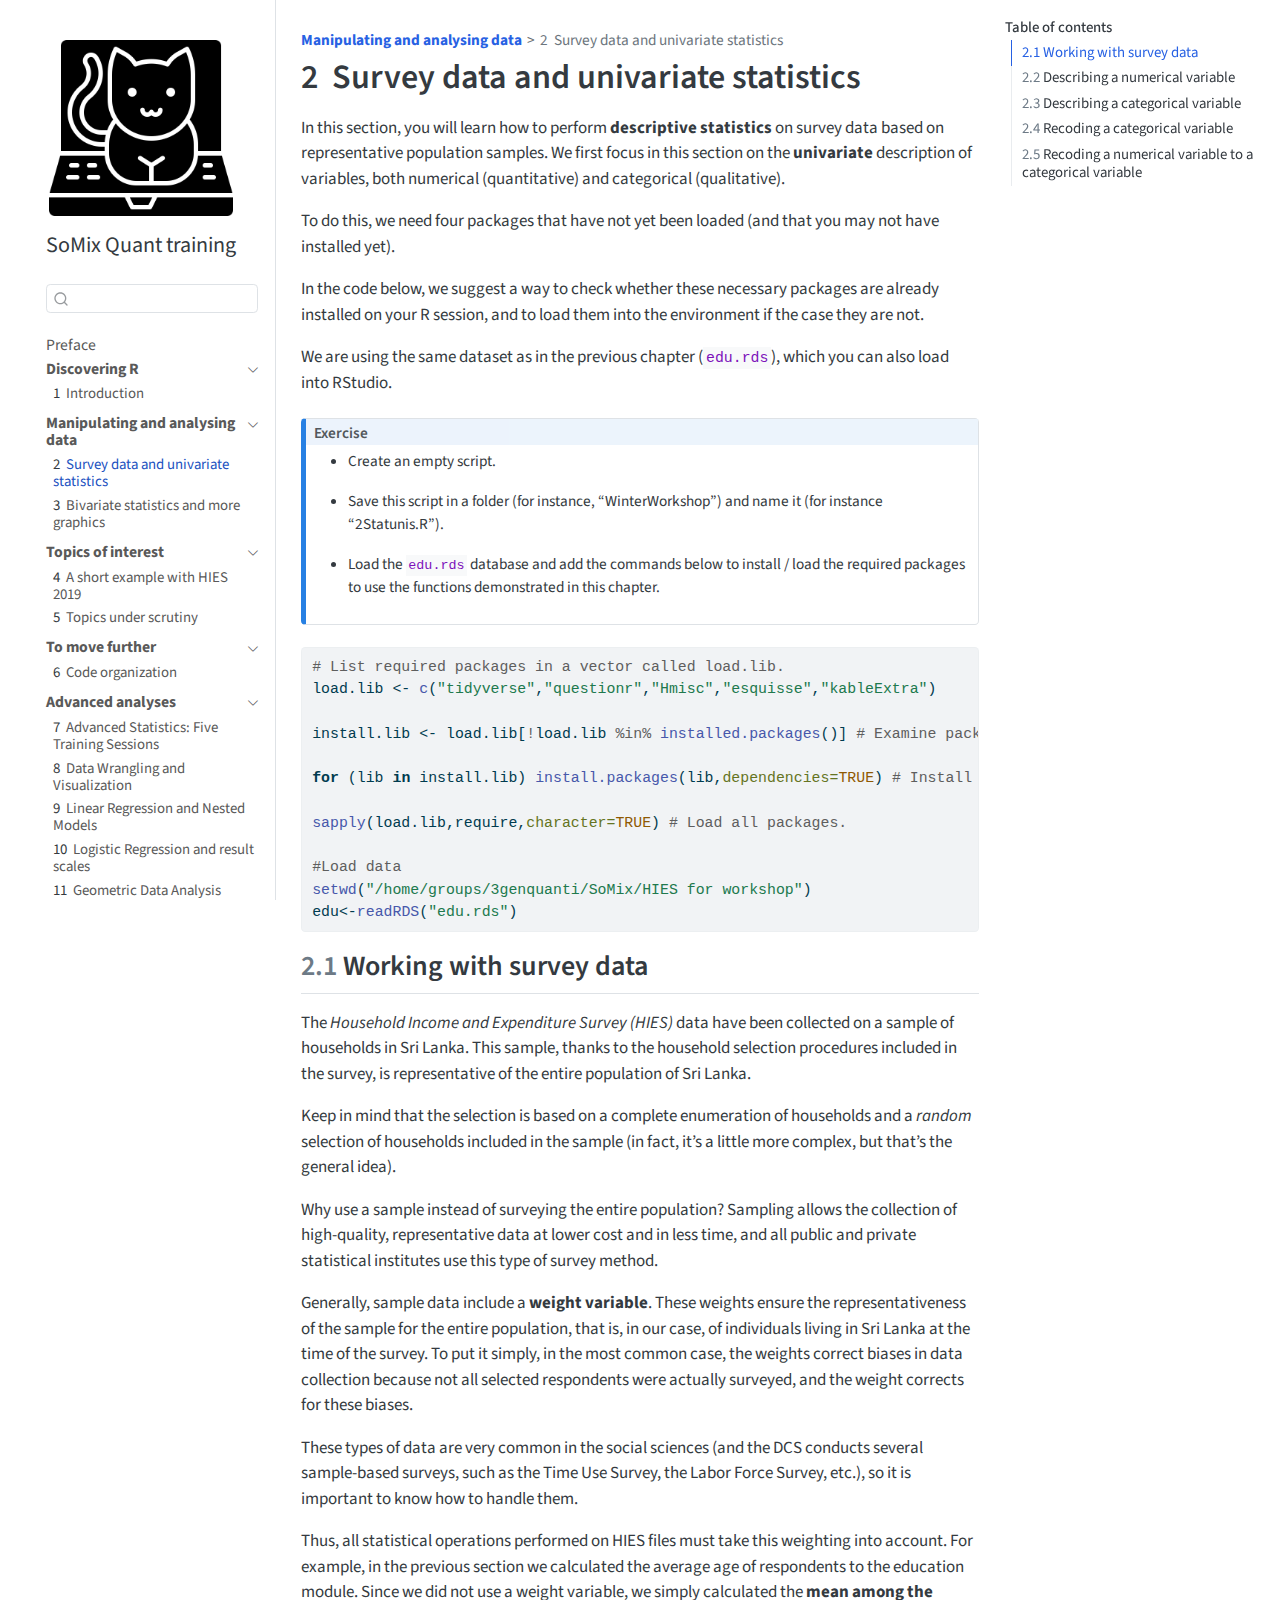
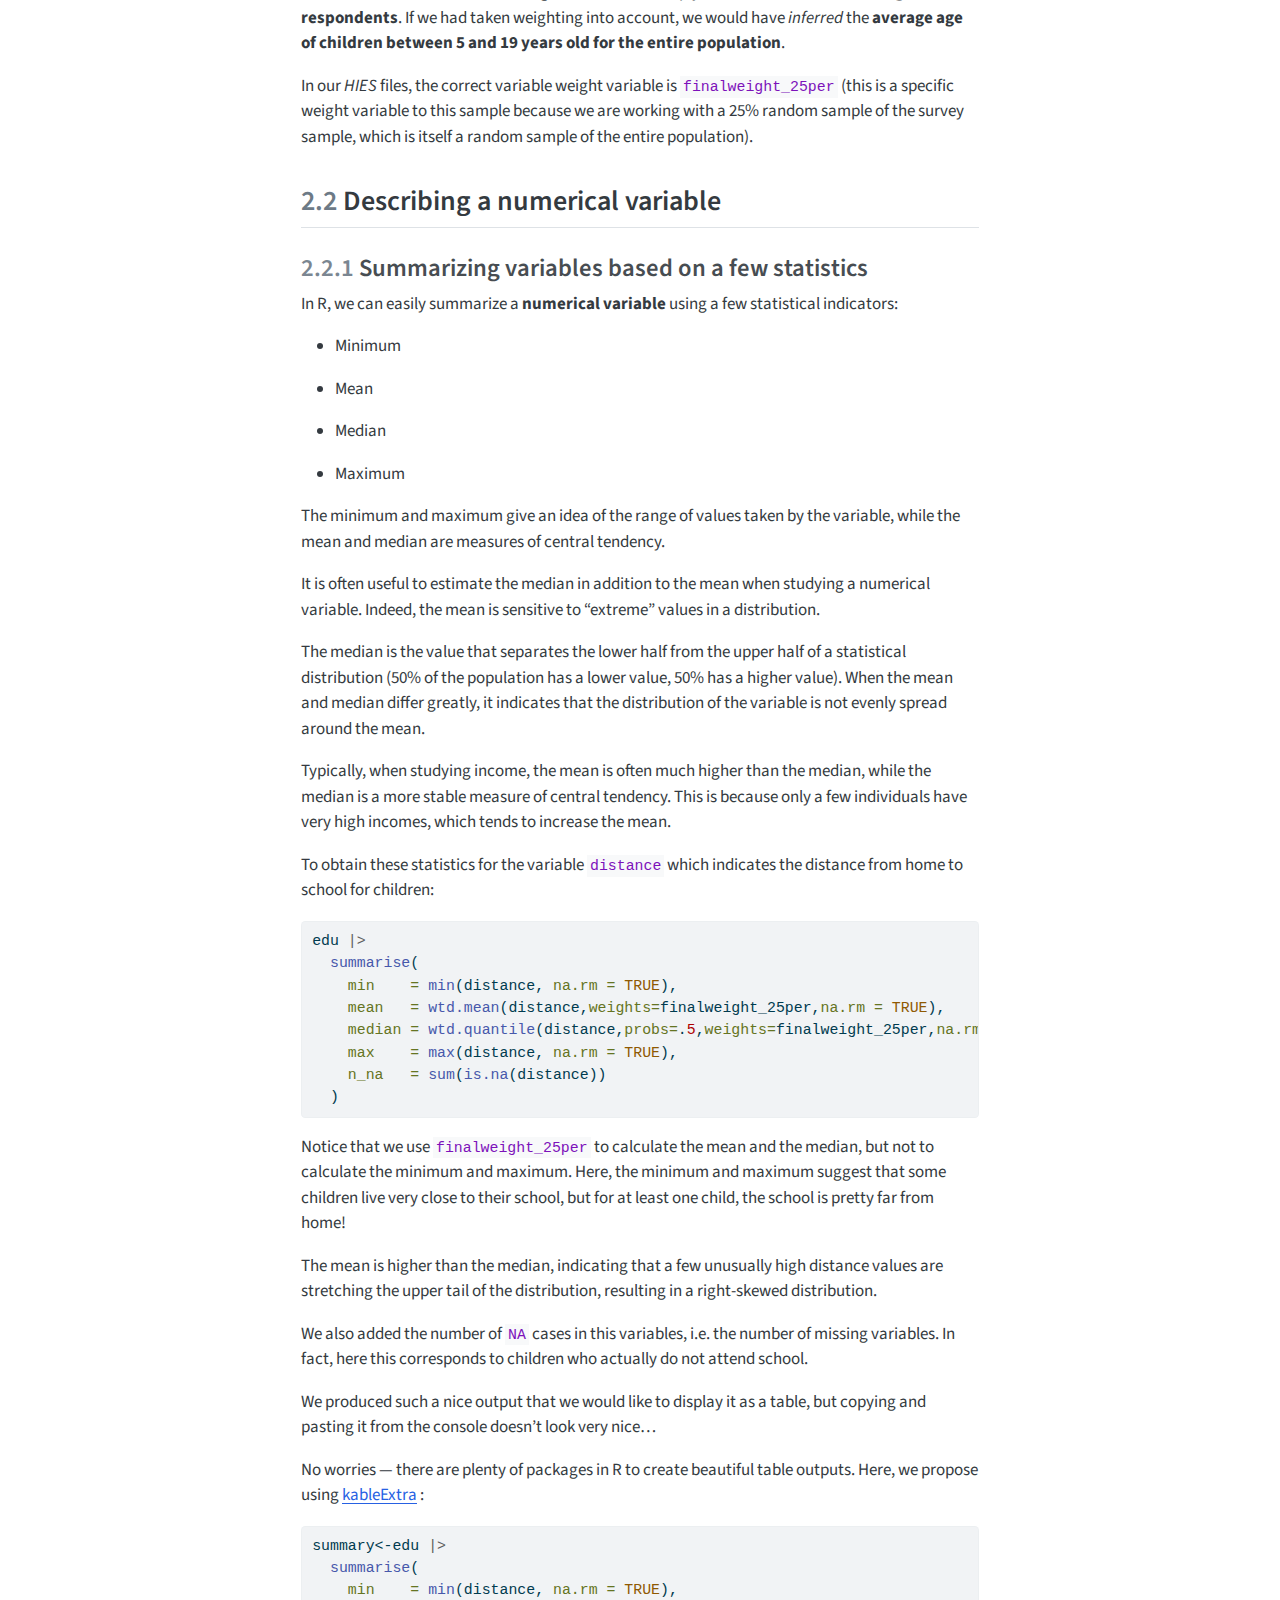
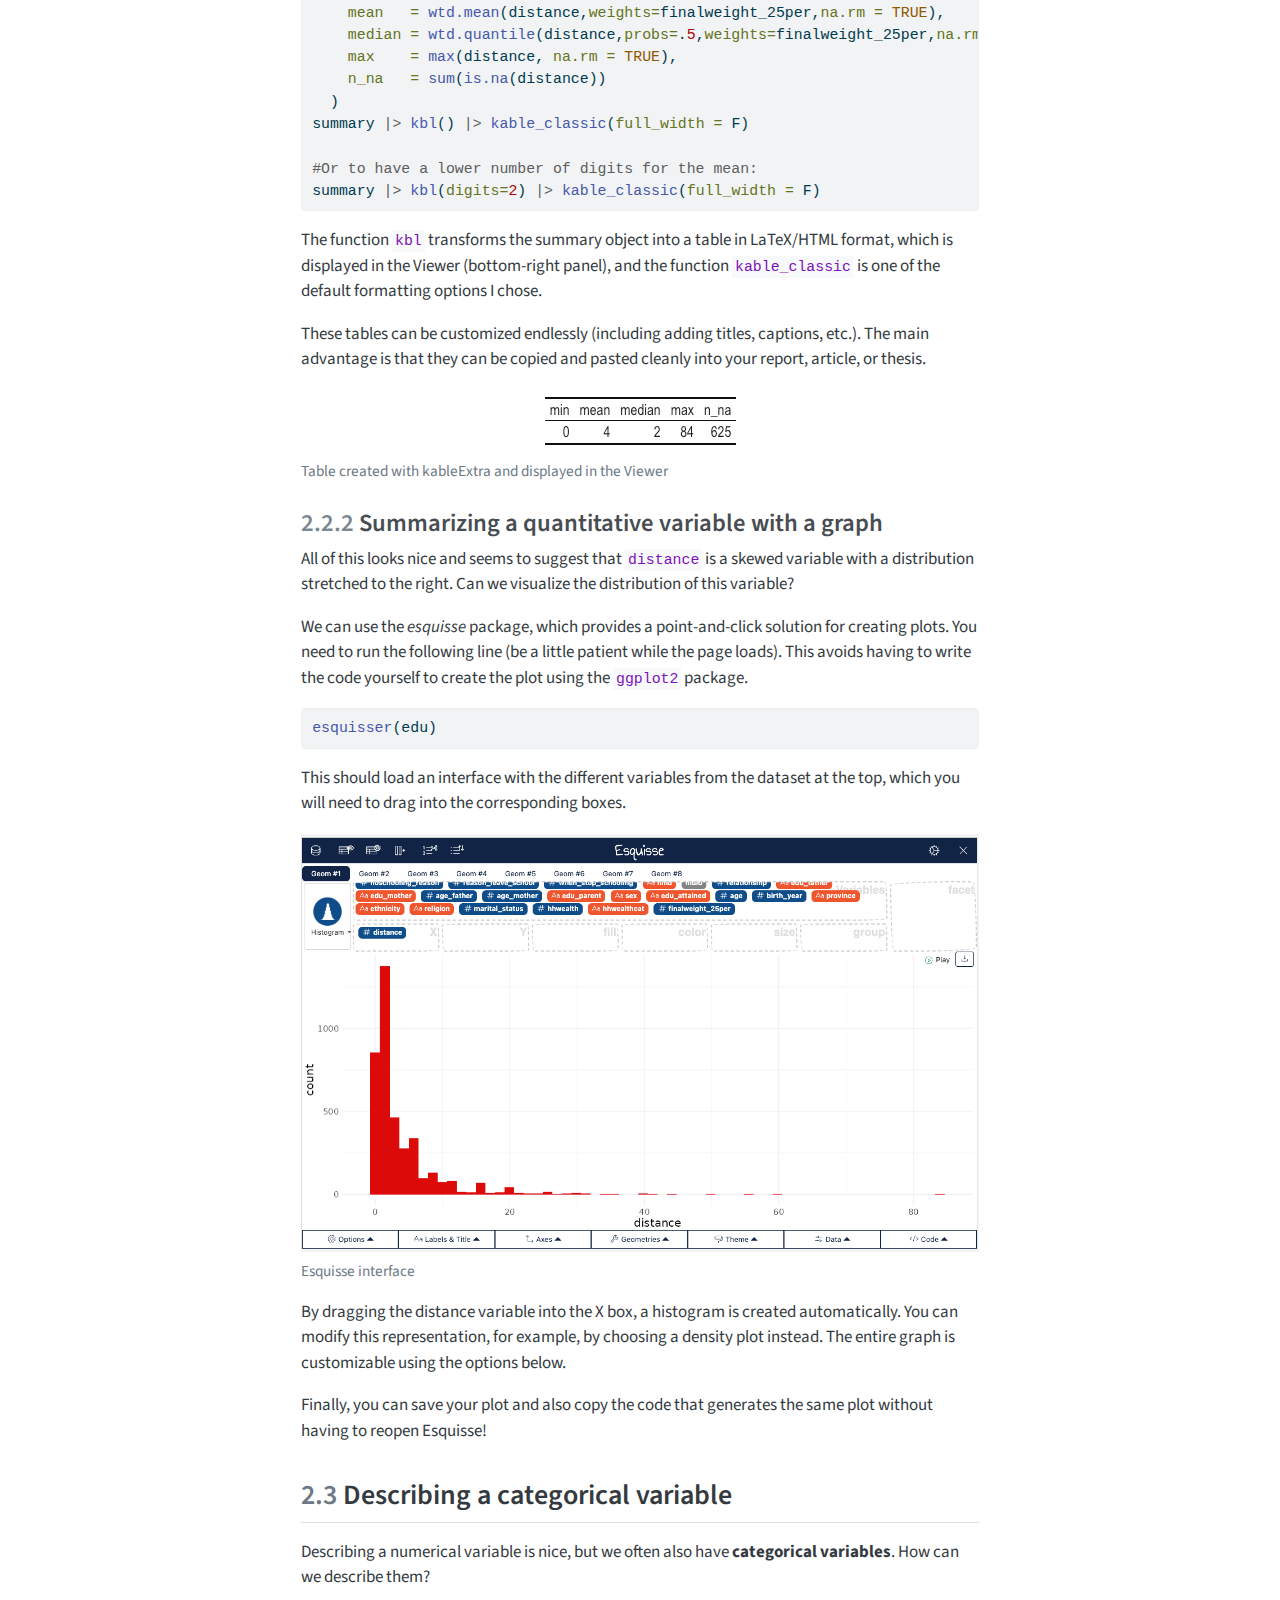
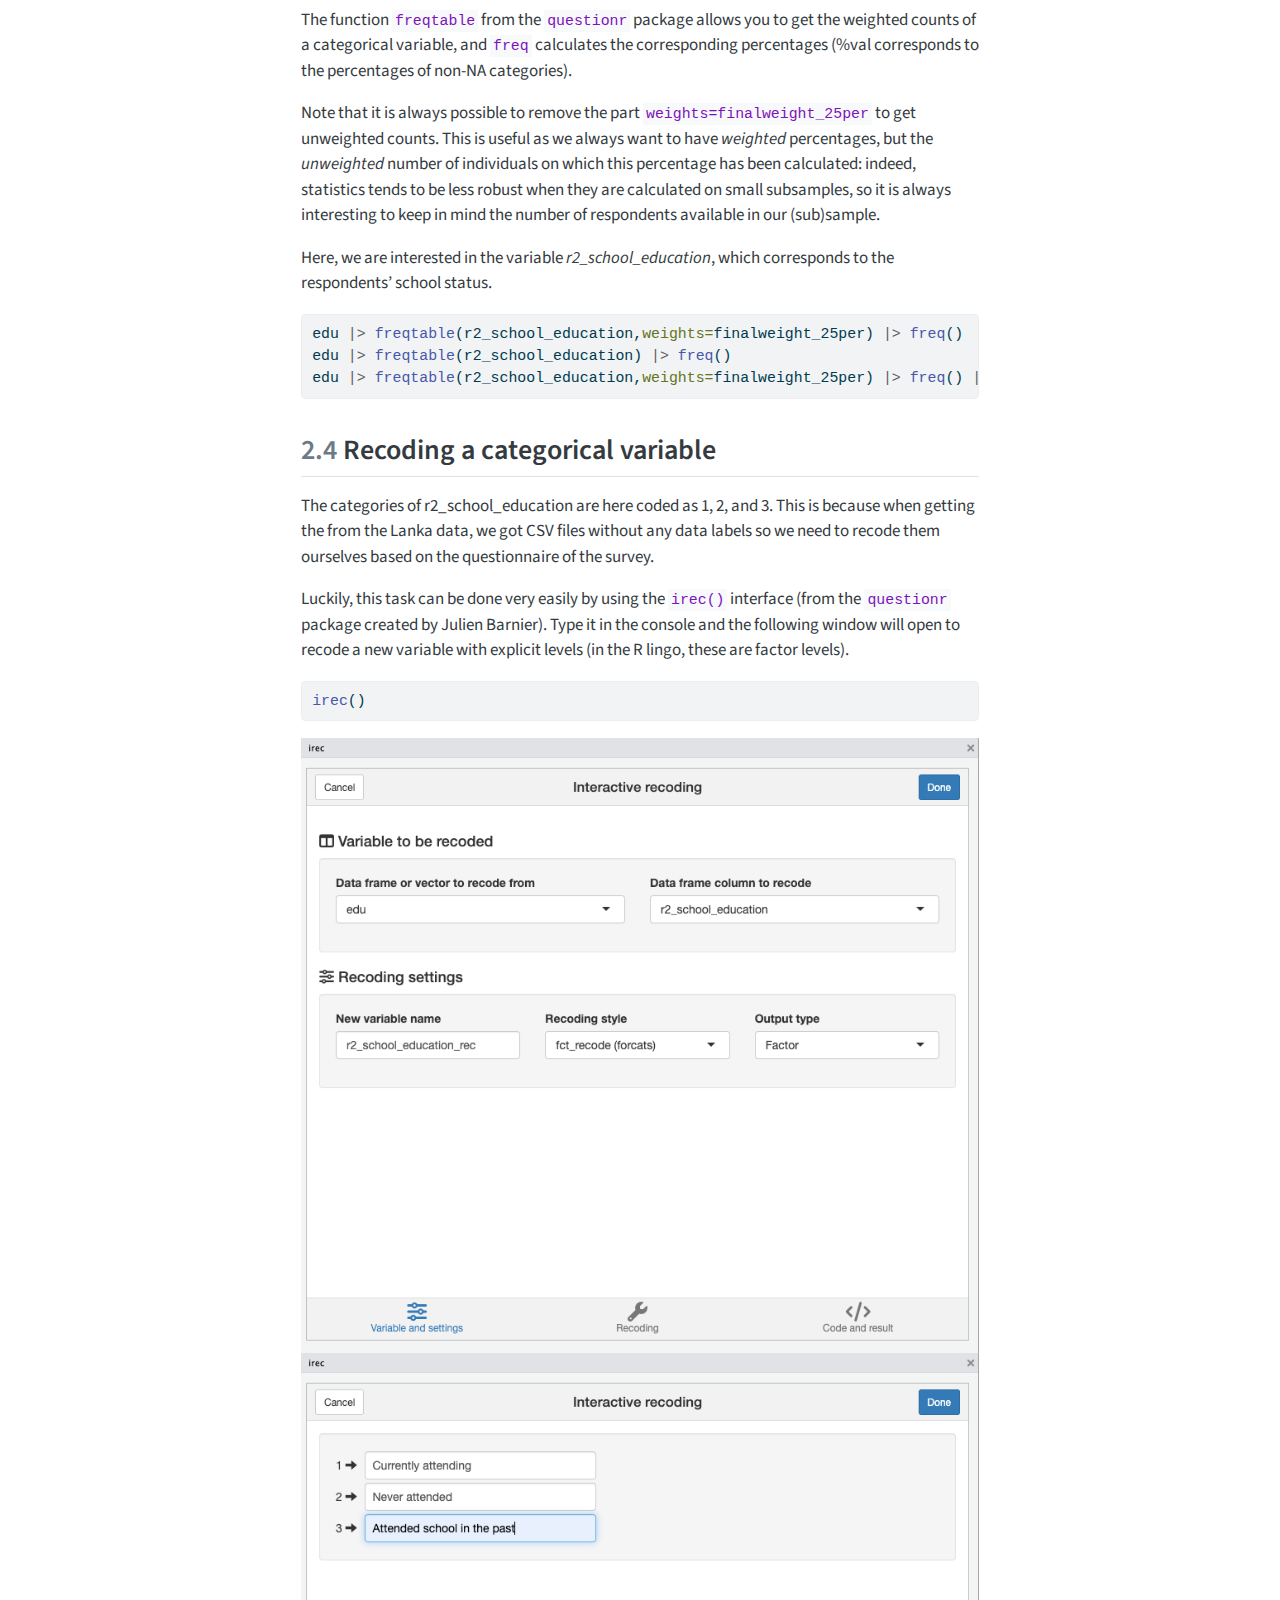
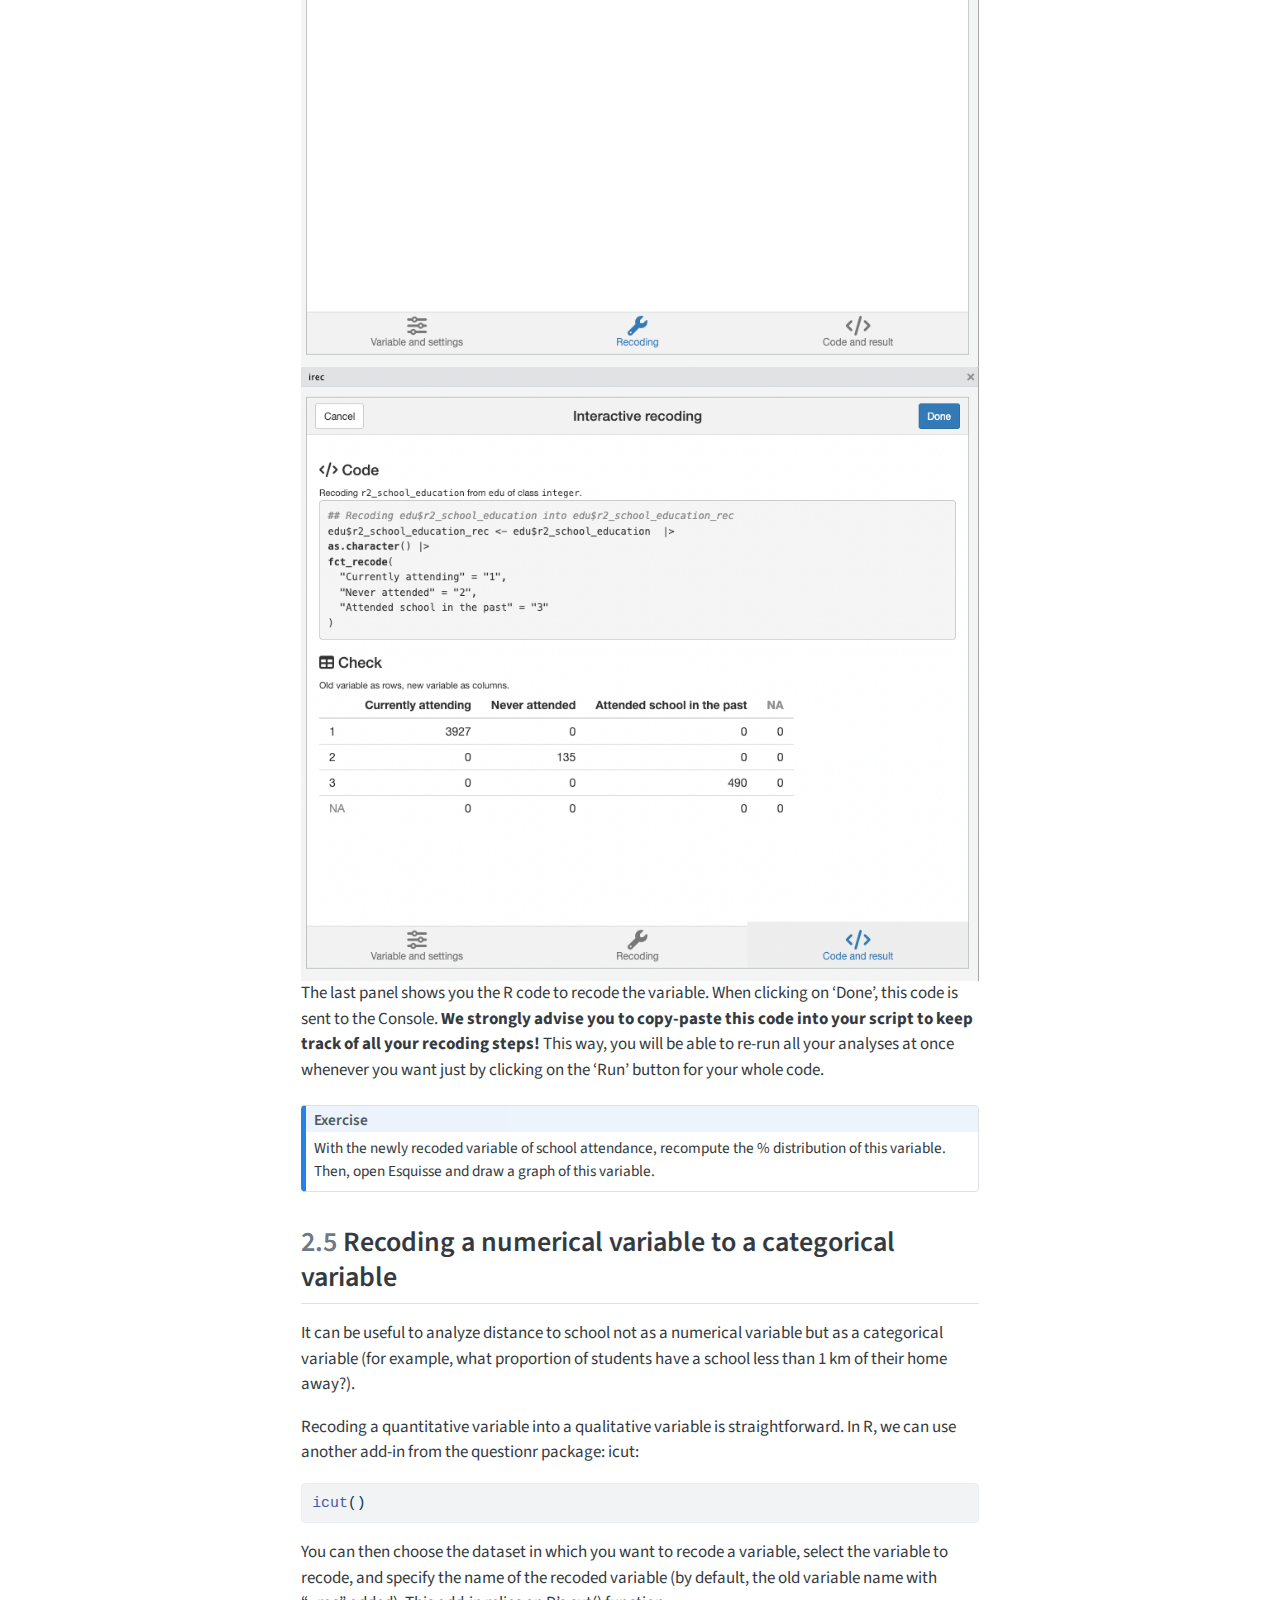
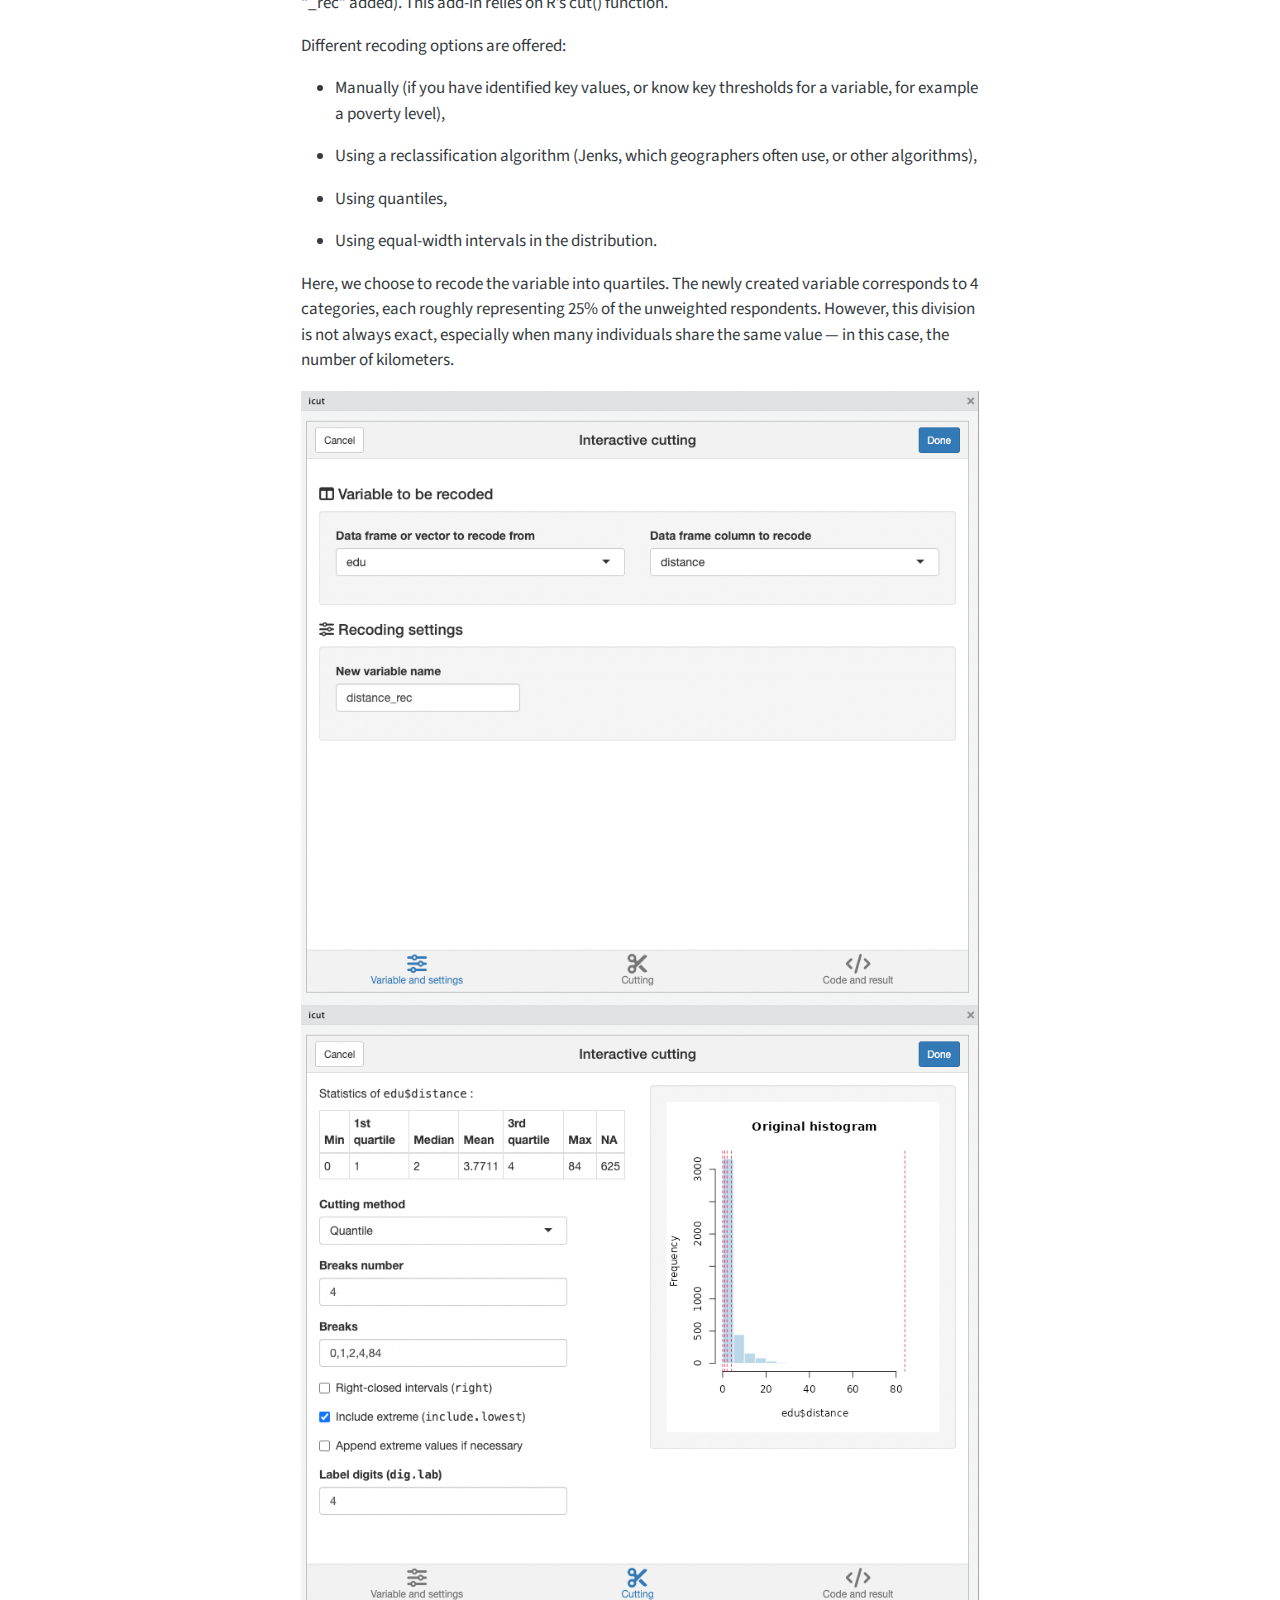
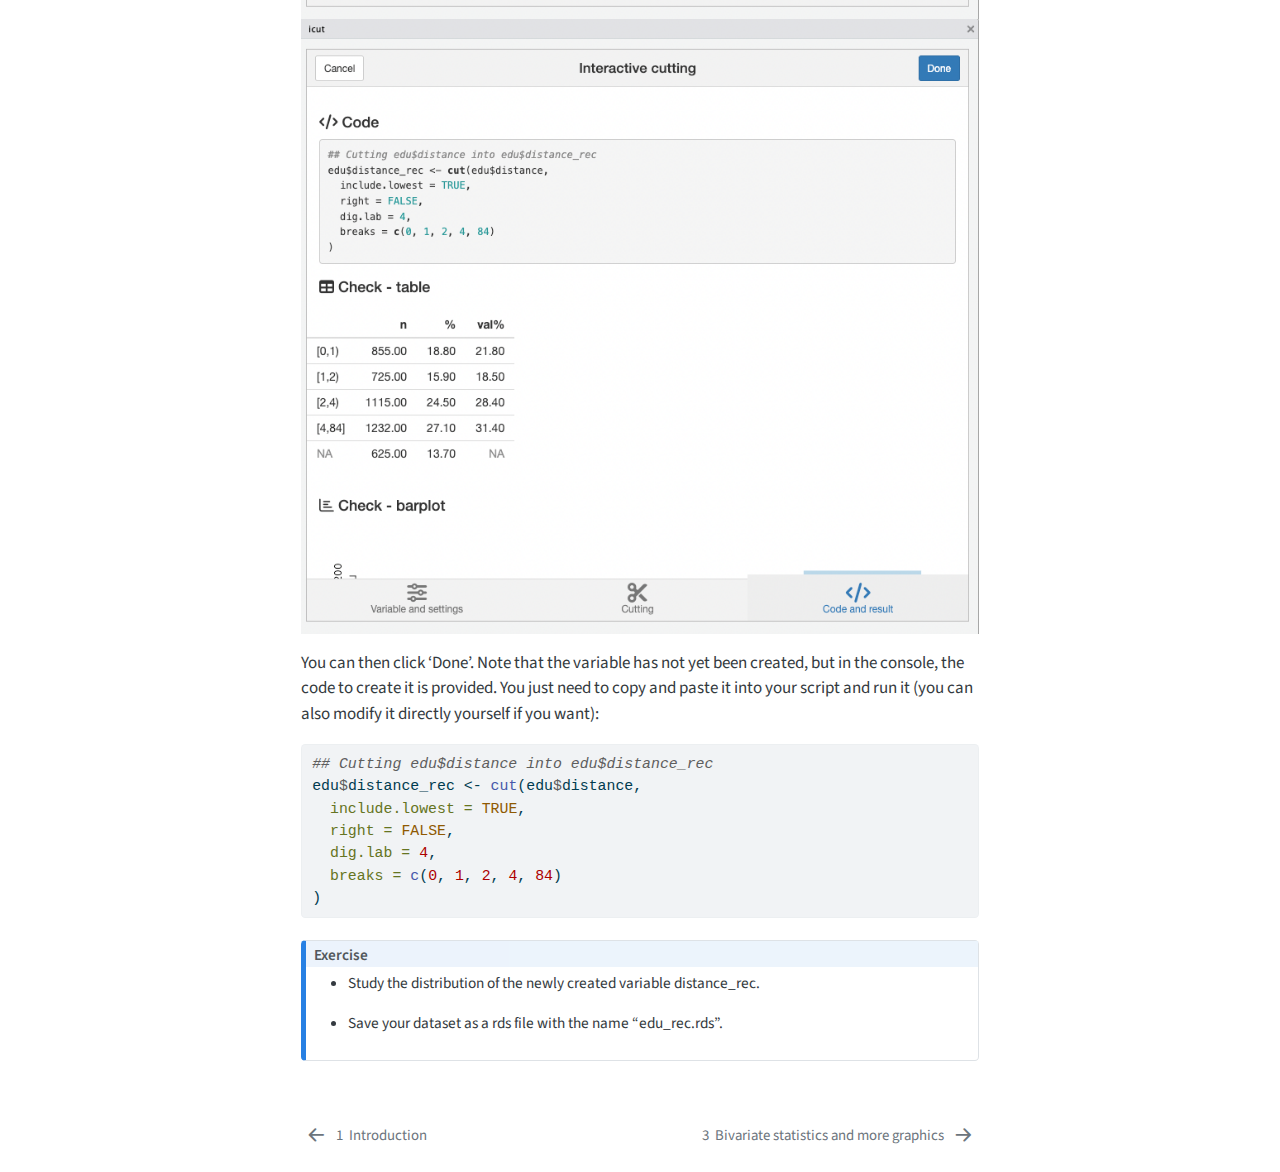
<file: docs/statunis.html>
<!DOCTYPE html>
<html xmlns="http://www.w3.org/1999/xhtml" lang="en" xml:lang="en"><head>

<meta charset="utf-8">
<meta name="generator" content="quarto-1.5.57">

<meta name="viewport" content="width=device-width, initial-scale=1.0, user-scalable=yes">


<title>2&nbsp; Survey data and univariate statistics – SoMix Quant training</title>
<style>
code{white-space: pre-wrap;}
span.smallcaps{font-variant: small-caps;}
div.columns{display: flex; gap: min(4vw, 1.5em);}
div.column{flex: auto; overflow-x: auto;}
div.hanging-indent{margin-left: 1.5em; text-indent: -1.5em;}
ul.task-list{list-style: none;}
ul.task-list li input[type="checkbox"] {
  width: 0.8em;
  margin: 0 0.8em 0.2em -1em; /* quarto-specific, see https://github.com/quarto-dev/quarto-cli/issues/4556 */ 
  vertical-align: middle;
}
/* CSS for syntax highlighting */
pre > code.sourceCode { white-space: pre; position: relative; }
pre > code.sourceCode > span { line-height: 1.25; }
pre > code.sourceCode > span:empty { height: 1.2em; }
.sourceCode { overflow: visible; }
code.sourceCode > span { color: inherit; text-decoration: inherit; }
div.sourceCode { margin: 1em 0; }
pre.sourceCode { margin: 0; }
@media screen {
div.sourceCode { overflow: auto; }
}
@media print {
pre > code.sourceCode { white-space: pre-wrap; }
pre > code.sourceCode > span { display: inline-block; text-indent: -5em; padding-left: 5em; }
}
pre.numberSource code
  { counter-reset: source-line 0; }
pre.numberSource code > span
  { position: relative; left: -4em; counter-increment: source-line; }
pre.numberSource code > span > a:first-child::before
  { content: counter(source-line);
    position: relative; left: -1em; text-align: right; vertical-align: baseline;
    border: none; display: inline-block;
    -webkit-touch-callout: none; -webkit-user-select: none;
    -khtml-user-select: none; -moz-user-select: none;
    -ms-user-select: none; user-select: none;
    padding: 0 4px; width: 4em;
  }
pre.numberSource { margin-left: 3em;  padding-left: 4px; }
div.sourceCode
  {   }
@media screen {
pre > code.sourceCode > span > a:first-child::before { text-decoration: underline; }
}
</style>


<script src="site_libs/quarto-nav/quarto-nav.js"></script>
<script src="site_libs/quarto-nav/headroom.min.js"></script>
<script src="site_libs/clipboard/clipboard.min.js"></script>
<script src="site_libs/quarto-search/autocomplete.umd.js"></script>
<script src="site_libs/quarto-search/fuse.min.js"></script>
<script src="site_libs/quarto-search/quarto-search.js"></script>
<meta name="quarto:offset" content="./">
<link href="./statbis.html" rel="next">
<link href="./intro.html" rel="prev">
<link href="./images/icon.png" rel="icon" type="image/png">
<script src="site_libs/quarto-html/quarto.js"></script>
<script src="site_libs/quarto-html/popper.min.js"></script>
<script src="site_libs/quarto-html/tippy.umd.min.js"></script>
<script src="site_libs/quarto-html/anchor.min.js"></script>
<link href="site_libs/quarto-html/tippy.css" rel="stylesheet">
<link href="site_libs/quarto-html/quarto-syntax-highlighting.css" rel="stylesheet" id="quarto-text-highlighting-styles">
<script src="site_libs/bootstrap/bootstrap.min.js"></script>
<link href="site_libs/bootstrap/bootstrap-icons.css" rel="stylesheet">
<link href="site_libs/bootstrap/bootstrap.min.css" rel="stylesheet" id="quarto-bootstrap" data-mode="light">
<script id="quarto-search-options" type="application/json">{
  "location": "sidebar",
  "copy-button": false,
  "collapse-after": 3,
  "panel-placement": "start",
  "type": "textbox",
  "limit": 50,
  "keyboard-shortcut": [
    "f",
    "/",
    "s"
  ],
  "language": {
    "search-no-results-text": "No results",
    "search-matching-documents-text": "matching documents",
    "search-copy-link-title": "Copy link to search",
    "search-hide-matches-text": "Hide additional matches",
    "search-more-match-text": "more match in this document",
    "search-more-matches-text": "more matches in this document",
    "search-clear-button-title": "Clear",
    "search-text-placeholder": "",
    "search-detached-cancel-button-title": "Cancel",
    "search-submit-button-title": "Submit",
    "search-label": "Search"
  }
}</script>


</head>

<body class="nav-sidebar floating">

<div id="quarto-search-results"></div>
  <header id="quarto-header" class="headroom fixed-top">
  <nav class="quarto-secondary-nav">
    <div class="container-fluid d-flex">
      <button type="button" class="quarto-btn-toggle btn" data-bs-toggle="collapse" role="button" data-bs-target=".quarto-sidebar-collapse-item" aria-controls="quarto-sidebar" aria-expanded="false" aria-label="Toggle sidebar navigation" onclick="if (window.quartoToggleHeadroom) { window.quartoToggleHeadroom(); }">
        <i class="bi bi-layout-text-sidebar-reverse"></i>
      </button>
        <nav class="quarto-page-breadcrumbs" aria-label="breadcrumb"><ol class="breadcrumb"><li class="breadcrumb-item"><a href="./statunis.html"><strong>Manipulating and analysing data</strong></a></li><li class="breadcrumb-item"><a href="./statunis.html"><span class="chapter-number">2</span>&nbsp; <span class="chapter-title">Survey data and univariate statistics</span></a></li></ol></nav>
        <a class="flex-grow-1" role="navigation" data-bs-toggle="collapse" data-bs-target=".quarto-sidebar-collapse-item" aria-controls="quarto-sidebar" aria-expanded="false" aria-label="Toggle sidebar navigation" onclick="if (window.quartoToggleHeadroom) { window.quartoToggleHeadroom(); }">      
        </a>
      <button type="button" class="btn quarto-search-button" aria-label="Search" onclick="window.quartoOpenSearch();">
        <i class="bi bi-search"></i>
      </button>
    </div>
  </nav>
</header>
<!-- content -->
<div id="quarto-content" class="quarto-container page-columns page-rows-contents page-layout-article">
<!-- sidebar -->
  <nav id="quarto-sidebar" class="sidebar collapse collapse-horizontal quarto-sidebar-collapse-item sidebar-navigation floating overflow-auto">
    <div class="pt-lg-2 mt-2 text-left sidebar-header sidebar-header-stacked">
      <a href="./index.html" class="sidebar-logo-link">
      <img src="./images/icon.png" alt="" class="sidebar-logo py-0 d-lg-inline d-none">
      </a>
    <div class="sidebar-title mb-0 py-0">
      <a href="./">SoMix Quant training</a> 
    </div>
      </div>
        <div class="mt-2 flex-shrink-0 align-items-center">
        <div class="sidebar-search">
        <div id="quarto-search" class="" title="Search"></div>
        </div>
        </div>
    <div class="sidebar-menu-container"> 
    <ul class="list-unstyled mt-1">
        <li class="sidebar-item">
  <div class="sidebar-item-container"> 
  <a href="./index.html" class="sidebar-item-text sidebar-link">
 <span class="menu-text">Preface</span></a>
  </div>
</li>
        <li class="sidebar-item sidebar-item-section">
      <div class="sidebar-item-container"> 
            <a class="sidebar-item-text sidebar-link text-start" data-bs-toggle="collapse" data-bs-target="#quarto-sidebar-section-1" role="navigation" aria-expanded="true">
 <span class="menu-text"><strong>Discovering R</strong></span></a>
          <a class="sidebar-item-toggle text-start" data-bs-toggle="collapse" data-bs-target="#quarto-sidebar-section-1" role="navigation" aria-expanded="true" aria-label="Toggle section">
            <i class="bi bi-chevron-right ms-2"></i>
          </a> 
      </div>
      <ul id="quarto-sidebar-section-1" class="collapse list-unstyled sidebar-section depth1 show">  
          <li class="sidebar-item">
  <div class="sidebar-item-container"> 
  <a href="./intro.html" class="sidebar-item-text sidebar-link">
 <span class="menu-text"><span class="chapter-number">1</span>&nbsp; <span class="chapter-title">Introduction</span></span></a>
  </div>
</li>
      </ul>
  </li>
        <li class="sidebar-item sidebar-item-section">
      <div class="sidebar-item-container"> 
            <a class="sidebar-item-text sidebar-link text-start" data-bs-toggle="collapse" data-bs-target="#quarto-sidebar-section-2" role="navigation" aria-expanded="true">
 <span class="menu-text"><strong>Manipulating and analysing data</strong></span></a>
          <a class="sidebar-item-toggle text-start" data-bs-toggle="collapse" data-bs-target="#quarto-sidebar-section-2" role="navigation" aria-expanded="true" aria-label="Toggle section">
            <i class="bi bi-chevron-right ms-2"></i>
          </a> 
      </div>
      <ul id="quarto-sidebar-section-2" class="collapse list-unstyled sidebar-section depth1 show">  
          <li class="sidebar-item">
  <div class="sidebar-item-container"> 
  <a href="./statunis.html" class="sidebar-item-text sidebar-link active">
 <span class="menu-text"><span class="chapter-number">2</span>&nbsp; <span class="chapter-title">Survey data and univariate statistics</span></span></a>
  </div>
</li>
          <li class="sidebar-item">
  <div class="sidebar-item-container"> 
  <a href="./statbis.html" class="sidebar-item-text sidebar-link">
 <span class="menu-text"><span class="chapter-number">3</span>&nbsp; <span class="chapter-title">Bivariate statistics and more graphics</span></span></a>
  </div>
</li>
      </ul>
  </li>
        <li class="sidebar-item sidebar-item-section">
      <div class="sidebar-item-container"> 
            <a class="sidebar-item-text sidebar-link text-start" data-bs-toggle="collapse" data-bs-target="#quarto-sidebar-section-3" role="navigation" aria-expanded="true">
 <span class="menu-text"><strong>Topics of interest</strong></span></a>
          <a class="sidebar-item-toggle text-start" data-bs-toggle="collapse" data-bs-target="#quarto-sidebar-section-3" role="navigation" aria-expanded="true" aria-label="Toggle section">
            <i class="bi bi-chevron-right ms-2"></i>
          </a> 
      </div>
      <ul id="quarto-sidebar-section-3" class="collapse list-unstyled sidebar-section depth1 show">  
          <li class="sidebar-item">
  <div class="sidebar-item-container"> 
  <a href="./tutorial.html" class="sidebar-item-text sidebar-link">
 <span class="menu-text"><span class="chapter-number">4</span>&nbsp; <span class="chapter-title">A short example with HIES 2019</span></span></a>
  </div>
</li>
          <li class="sidebar-item">
  <div class="sidebar-item-container"> 
  <a href="./topics.html" class="sidebar-item-text sidebar-link">
 <span class="menu-text"><span class="chapter-number">5</span>&nbsp; <span class="chapter-title">Topics under scrutiny</span></span></a>
  </div>
</li>
      </ul>
  </li>
        <li class="sidebar-item sidebar-item-section">
      <div class="sidebar-item-container"> 
            <a class="sidebar-item-text sidebar-link text-start" data-bs-toggle="collapse" data-bs-target="#quarto-sidebar-section-4" role="navigation" aria-expanded="true">
 <span class="menu-text"><strong>To move further</strong></span></a>
          <a class="sidebar-item-toggle text-start" data-bs-toggle="collapse" data-bs-target="#quarto-sidebar-section-4" role="navigation" aria-expanded="true" aria-label="Toggle section">
            <i class="bi bi-chevron-right ms-2"></i>
          </a> 
      </div>
      <ul id="quarto-sidebar-section-4" class="collapse list-unstyled sidebar-section depth1 show">  
          <li class="sidebar-item">
  <div class="sidebar-item-container"> 
  <a href="./syntaxe.html" class="sidebar-item-text sidebar-link">
 <span class="menu-text"><span class="chapter-number">6</span>&nbsp; <span class="chapter-title">Code organization</span></span></a>
  </div>
</li>
      </ul>
  </li>
        <li class="sidebar-item sidebar-item-section">
      <div class="sidebar-item-container"> 
            <a class="sidebar-item-text sidebar-link text-start" data-bs-toggle="collapse" data-bs-target="#quarto-sidebar-section-5" role="navigation" aria-expanded="true">
 <span class="menu-text"><strong>Advanced analyses</strong></span></a>
          <a class="sidebar-item-toggle text-start" data-bs-toggle="collapse" data-bs-target="#quarto-sidebar-section-5" role="navigation" aria-expanded="true" aria-label="Toggle section">
            <i class="bi bi-chevron-right ms-2"></i>
          </a> 
      </div>
      <ul id="quarto-sidebar-section-5" class="collapse list-unstyled sidebar-section depth1 show">  
          <li class="sidebar-item">
  <div class="sidebar-item-container"> 
  <a href="./advanced_intro.html" class="sidebar-item-text sidebar-link">
 <span class="menu-text"><span class="chapter-number">7</span>&nbsp; <span class="chapter-title">Advanced Statistics: Five Training Sessions</span></span></a>
  </div>
</li>
          <li class="sidebar-item">
  <div class="sidebar-item-container"> 
  <a href="./datawrangling.html" class="sidebar-item-text sidebar-link">
 <span class="menu-text"><span class="chapter-number">8</span>&nbsp; <span class="chapter-title">Data Wrangling and Visualization</span></span></a>
  </div>
</li>
          <li class="sidebar-item">
  <div class="sidebar-item-container"> 
  <a href="./linearreg.html" class="sidebar-item-text sidebar-link">
 <span class="menu-text"><span class="chapter-number">9</span>&nbsp; <span class="chapter-title">Linear Regression and Nested Models</span></span></a>
  </div>
</li>
          <li class="sidebar-item">
  <div class="sidebar-item-container"> 
  <a href="./logitreg.html" class="sidebar-item-text sidebar-link">
 <span class="menu-text"><span class="chapter-number">10</span>&nbsp; <span class="chapter-title">Logistic Regression and result scales</span></span></a>
  </div>
</li>
          <li class="sidebar-item">
  <div class="sidebar-item-container"> 
  <a href="./mca.html" class="sidebar-item-text sidebar-link">
 <span class="menu-text"><span class="chapter-number">11</span>&nbsp; <span class="chapter-title">Geometric Data Analysis</span></span></a>
  </div>
</li>
      </ul>
  </li>
    </ul>
    </div>
</nav>
<div id="quarto-sidebar-glass" class="quarto-sidebar-collapse-item" data-bs-toggle="collapse" data-bs-target=".quarto-sidebar-collapse-item"></div>
<!-- margin-sidebar -->
    <div id="quarto-margin-sidebar" class="sidebar margin-sidebar">
        <nav id="TOC" role="doc-toc" class="toc-active">
    <h2 id="toc-title">Table of contents</h2>
   
  <ul>
  <li><a href="#working-with-survey-data" id="toc-working-with-survey-data" class="nav-link active" data-scroll-target="#working-with-survey-data"><span class="header-section-number">2.1</span> Working with survey data</a></li>
  <li><a href="#describing-a-numerical-variable" id="toc-describing-a-numerical-variable" class="nav-link" data-scroll-target="#describing-a-numerical-variable"><span class="header-section-number">2.2</span> Describing a numerical variable</a>
  <ul class="collapse">
  <li><a href="#summarizing-variables-based-on-a-few-statistics" id="toc-summarizing-variables-based-on-a-few-statistics" class="nav-link" data-scroll-target="#summarizing-variables-based-on-a-few-statistics"><span class="header-section-number">2.2.1</span> Summarizing variables based on a few statistics</a></li>
  <li><a href="#summarizing-a-quantitative-variable-with-a-graph" id="toc-summarizing-a-quantitative-variable-with-a-graph" class="nav-link" data-scroll-target="#summarizing-a-quantitative-variable-with-a-graph"><span class="header-section-number">2.2.2</span> Summarizing a quantitative variable with a graph</a></li>
  </ul></li>
  <li><a href="#describing-a-categorical-variable" id="toc-describing-a-categorical-variable" class="nav-link" data-scroll-target="#describing-a-categorical-variable"><span class="header-section-number">2.3</span> Describing a categorical variable</a></li>
  <li><a href="#recoding-a-categorical-variable" id="toc-recoding-a-categorical-variable" class="nav-link" data-scroll-target="#recoding-a-categorical-variable"><span class="header-section-number">2.4</span> Recoding a categorical variable</a></li>
  <li><a href="#recoding-a-numerical-variable-to-a-categorical-variable" id="toc-recoding-a-numerical-variable-to-a-categorical-variable" class="nav-link" data-scroll-target="#recoding-a-numerical-variable-to-a-categorical-variable"><span class="header-section-number">2.5</span> Recoding a numerical variable to a categorical variable</a></li>
  </ul>
</nav>
    </div>
<!-- main -->
<main class="content" id="quarto-document-content">

<header id="title-block-header" class="quarto-title-block default"><nav class="quarto-page-breadcrumbs quarto-title-breadcrumbs d-none d-lg-block" aria-label="breadcrumb"><ol class="breadcrumb"><li class="breadcrumb-item"><a href="./statunis.html"><strong>Manipulating and analysing data</strong></a></li><li class="breadcrumb-item"><a href="./statunis.html"><span class="chapter-number">2</span>&nbsp; <span class="chapter-title">Survey data and univariate statistics</span></a></li></ol></nav>
<div class="quarto-title">
<h1 class="title"><span class="chapter-number">2</span>&nbsp; <span class="chapter-title">Survey data and univariate statistics</span></h1>
</div>



<div class="quarto-title-meta">

    
  
    
  </div>
  


</header>


<p>In this section, you will learn how to perform <strong>descriptive statistics</strong> on survey data based on representative population samples. We first focus in this section on the <strong>univariate</strong> description of variables, both numerical (quantitative) and categorical (qualitative).</p>
<p>To do this, we need four packages that have not yet been loaded (and that you may not have installed yet).</p>
<p>In the code below, we suggest a way to check whether these necessary packages are already installed on your R session, and to load them into the environment if the case they are not.</p>
<p>We are using the same dataset as in the previous chapter (<code>edu.rds</code>), which you can also load into RStudio.</p>
<div class="callout callout-style-default callout-note no-icon callout-titled" title="Exercise">
<div class="callout-header d-flex align-content-center">
<div class="callout-icon-container">
<i class="callout-icon no-icon"></i>
</div>
<div class="callout-title-container flex-fill">
Exercise
</div>
</div>
<div class="callout-body-container callout-body">
<ul>
<li><p>Create an empty script.</p></li>
<li><p>Save this script in a folder (for instance, “WinterWorkshop”) and name it (for instance “2Statunis.R”).</p></li>
<li><p>Load the <code>edu.rds</code> database and add the commands below to install / load the required packages to use the functions demonstrated in this chapter.</p></li>
</ul>
</div>
</div>
<div class="cell">
<div class="sourceCode cell-code" id="cb1"><pre class="sourceCode r code-with-copy"><code class="sourceCode r"><span id="cb1-1"><a href="#cb1-1" aria-hidden="true" tabindex="-1"></a><span class="co"># List required packages in a vector called load.lib. </span></span>
<span id="cb1-2"><a href="#cb1-2" aria-hidden="true" tabindex="-1"></a>load.lib <span class="ot">&lt;-</span> <span class="fu">c</span>(<span class="st">"tidyverse"</span>,<span class="st">"questionr"</span>,<span class="st">"Hmisc"</span>,<span class="st">"esquisse"</span>,<span class="st">"kableExtra"</span>) </span>
<span id="cb1-3"><a href="#cb1-3" aria-hidden="true" tabindex="-1"></a></span>
<span id="cb1-4"><a href="#cb1-4" aria-hidden="true" tabindex="-1"></a>install.lib <span class="ot">&lt;-</span> load.lib[<span class="sc">!</span>load.lib <span class="sc">%in%</span> <span class="fu">installed.packages</span>()] <span class="co"># Examine packages which are not yet installed</span></span>
<span id="cb1-5"><a href="#cb1-5" aria-hidden="true" tabindex="-1"></a></span>
<span id="cb1-6"><a href="#cb1-6" aria-hidden="true" tabindex="-1"></a><span class="cf">for</span> (lib <span class="cf">in</span> install.lib) <span class="fu">install.packages</span>(lib,<span class="at">dependencies=</span><span class="cn">TRUE</span>) <span class="co"># Install those if required</span></span>
<span id="cb1-7"><a href="#cb1-7" aria-hidden="true" tabindex="-1"></a></span>
<span id="cb1-8"><a href="#cb1-8" aria-hidden="true" tabindex="-1"></a><span class="fu">sapply</span>(load.lib,require,<span class="at">character=</span><span class="cn">TRUE</span>) <span class="co"># Load all packages. </span></span>
<span id="cb1-9"><a href="#cb1-9" aria-hidden="true" tabindex="-1"></a></span>
<span id="cb1-10"><a href="#cb1-10" aria-hidden="true" tabindex="-1"></a><span class="co">#Load data</span></span>
<span id="cb1-11"><a href="#cb1-11" aria-hidden="true" tabindex="-1"></a><span class="fu">setwd</span>(<span class="st">"/home/groups/3genquanti/SoMix/HIES for workshop"</span>)</span>
<span id="cb1-12"><a href="#cb1-12" aria-hidden="true" tabindex="-1"></a>edu<span class="ot">&lt;-</span><span class="fu">readRDS</span>(<span class="st">"edu.rds"</span>)</span></code><button title="Copy to Clipboard" class="code-copy-button"><i class="bi"></i></button></pre></div>
</div>
<section id="working-with-survey-data" class="level2" data-number="2.1">
<h2 data-number="2.1" class="anchored" data-anchor-id="working-with-survey-data"><span class="header-section-number">2.1</span> Working with survey data</h2>
<p>The <em>Household Income and Expenditure Survey (HIES)</em> data have been collected on a sample of households in Sri Lanka. This sample, thanks to the household selection procedures included in the survey, is representative of the entire population of Sri Lanka.</p>
<p>Keep in mind that the selection is based on a complete enumeration of households and a <em>random</em> selection of households included in the sample (in fact, it’s a little more complex, but that’s the general idea).</p>
<p>Why use a sample instead of surveying the entire population? Sampling allows the collection of high-quality, representative data at lower cost and in less time, and all public and private statistical institutes use this type of survey method.</p>
<p>Generally, sample data include a <strong>weight variable</strong>. These weights ensure the representativeness of the sample for the entire population, that is, in our case, of individuals living in Sri Lanka at the time of the survey. To put it simply, in the most common case, the weights correct biases in data collection because not all selected respondents were actually surveyed, and the weight corrects for these biases.</p>
<p>These types of data are very common in the social sciences (and the DCS conducts several sample-based surveys, such as the Time Use Survey, the Labor Force Survey, etc.), so it is important to know how to handle them.</p>
<p>Thus, all statistical operations performed on HIES files must take this weighting into account. For example, in the previous section we calculated the average age of respondents to the education module. Since we did not use a weight variable, we simply calculated the <strong>mean among the respondents</strong>. If we had taken weighting into account, we would have <em>inferred</em> the <strong>average age of children between 5 and 19 years old for the entire population</strong>.</p>
<p>In our <em>HIES</em> files, the correct variable weight variable is <code>finalweight_25per</code> (this is a specific weight variable to this sample because we are working with a 25% random sample of the survey sample, which is itself a random sample of the entire population).</p>
</section>
<section id="describing-a-numerical-variable" class="level2" data-number="2.2">
<h2 data-number="2.2" class="anchored" data-anchor-id="describing-a-numerical-variable"><span class="header-section-number">2.2</span> Describing a numerical variable</h2>
<section id="summarizing-variables-based-on-a-few-statistics" class="level3" data-number="2.2.1">
<h3 data-number="2.2.1" class="anchored" data-anchor-id="summarizing-variables-based-on-a-few-statistics"><span class="header-section-number">2.2.1</span> Summarizing variables based on a few statistics</h3>
<p>In R, we can easily summarize a <strong>numerical variable</strong> using a few statistical indicators:</p>
<ul>
<li><p>Minimum</p></li>
<li><p>Mean</p></li>
<li><p>Median</p></li>
<li><p>Maximum</p></li>
</ul>
<p>The minimum and maximum give an idea of the range of values taken by the variable, while the mean and median are measures of central tendency.</p>
<p>It is often useful to estimate the median in addition to the mean when studying a numerical variable. Indeed, the mean is sensitive to “extreme” values in a distribution.</p>
<p>The median is the value that separates the lower half from the upper half of a statistical distribution (50% of the population has a lower value, 50% has a higher value). When the mean and median differ greatly, it indicates that the distribution of the variable is not evenly spread around the mean.</p>
<p>Typically, when studying income, the mean is often much higher than the median, while the median is a more stable measure of central tendency. This is because only a few individuals have very high incomes, which tends to increase the mean.</p>
<p>To obtain these statistics for the variable <code>distance</code> which indicates the distance from home to school for children:</p>
<div class="cell">
<div class="sourceCode cell-code" id="cb2"><pre class="sourceCode r code-with-copy"><code class="sourceCode r"><span id="cb2-1"><a href="#cb2-1" aria-hidden="true" tabindex="-1"></a>edu <span class="sc">|&gt;</span></span>
<span id="cb2-2"><a href="#cb2-2" aria-hidden="true" tabindex="-1"></a>  <span class="fu">summarise</span>(</span>
<span id="cb2-3"><a href="#cb2-3" aria-hidden="true" tabindex="-1"></a>    <span class="at">min    =</span> <span class="fu">min</span>(distance, <span class="at">na.rm =</span> <span class="cn">TRUE</span>),</span>
<span id="cb2-4"><a href="#cb2-4" aria-hidden="true" tabindex="-1"></a>    <span class="at">mean   =</span> <span class="fu">wtd.mean</span>(distance,<span class="at">weights=</span>finalweight_25per,<span class="at">na.rm =</span> <span class="cn">TRUE</span>),</span>
<span id="cb2-5"><a href="#cb2-5" aria-hidden="true" tabindex="-1"></a>    <span class="at">median =</span> <span class="fu">wtd.quantile</span>(distance,<span class="at">probs=</span>.<span class="dv">5</span>,<span class="at">weights=</span>finalweight_25per,<span class="at">na.rm =</span> <span class="cn">TRUE</span>),</span>
<span id="cb2-6"><a href="#cb2-6" aria-hidden="true" tabindex="-1"></a>    <span class="at">max    =</span> <span class="fu">max</span>(distance, <span class="at">na.rm =</span> <span class="cn">TRUE</span>),</span>
<span id="cb2-7"><a href="#cb2-7" aria-hidden="true" tabindex="-1"></a>    <span class="at">n_na   =</span> <span class="fu">sum</span>(<span class="fu">is.na</span>(distance))</span>
<span id="cb2-8"><a href="#cb2-8" aria-hidden="true" tabindex="-1"></a>  )</span></code><button title="Copy to Clipboard" class="code-copy-button"><i class="bi"></i></button></pre></div>
</div>
<p>Notice that we use <code>finalweight_25per</code> to calculate the mean and the median, but not to calculate the minimum and maximum. Here, the minimum and maximum suggest that some children live very close to their school, but for at least one child, the school is pretty far from home!</p>
<p>The mean is higher than the median, indicating that a few unusually high distance values are stretching the upper tail of the distribution, resulting in a right-skewed distribution.</p>
<p>We also added the number of <code>NA</code> cases in this variables, i.e.&nbsp;the number of missing variables. In fact, here this corresponds to children who actually do not attend school.</p>
<p>We produced such a nice output that we would like to display it as a table, but copying and pasting it from the console doesn’t look very nice…</p>
<p>No worries — there are plenty of packages in R to create beautiful table outputs. Here, we propose using <a href="https://cran.r-project.org/web/packages/kableExtra/vignettes/awesome_table_in_html.html">kableExtra</a> :</p>
<div class="cell">
<div class="sourceCode cell-code" id="cb3"><pre class="sourceCode r code-with-copy"><code class="sourceCode r"><span id="cb3-1"><a href="#cb3-1" aria-hidden="true" tabindex="-1"></a>summary<span class="ot">&lt;-</span>edu <span class="sc">|&gt;</span></span>
<span id="cb3-2"><a href="#cb3-2" aria-hidden="true" tabindex="-1"></a>  <span class="fu">summarise</span>(</span>
<span id="cb3-3"><a href="#cb3-3" aria-hidden="true" tabindex="-1"></a>    <span class="at">min    =</span> <span class="fu">min</span>(distance, <span class="at">na.rm =</span> <span class="cn">TRUE</span>),</span>
<span id="cb3-4"><a href="#cb3-4" aria-hidden="true" tabindex="-1"></a>    <span class="at">mean   =</span> <span class="fu">wtd.mean</span>(distance,<span class="at">weights=</span>finalweight_25per,<span class="at">na.rm =</span> <span class="cn">TRUE</span>),</span>
<span id="cb3-5"><a href="#cb3-5" aria-hidden="true" tabindex="-1"></a>    <span class="at">median =</span> <span class="fu">wtd.quantile</span>(distance,<span class="at">probs=</span>.<span class="dv">5</span>,<span class="at">weights=</span>finalweight_25per,<span class="at">na.rm =</span> <span class="cn">TRUE</span>),</span>
<span id="cb3-6"><a href="#cb3-6" aria-hidden="true" tabindex="-1"></a>    <span class="at">max    =</span> <span class="fu">max</span>(distance, <span class="at">na.rm =</span> <span class="cn">TRUE</span>),</span>
<span id="cb3-7"><a href="#cb3-7" aria-hidden="true" tabindex="-1"></a>    <span class="at">n_na   =</span> <span class="fu">sum</span>(<span class="fu">is.na</span>(distance))</span>
<span id="cb3-8"><a href="#cb3-8" aria-hidden="true" tabindex="-1"></a>  )</span>
<span id="cb3-9"><a href="#cb3-9" aria-hidden="true" tabindex="-1"></a>summary <span class="sc">|&gt;</span> <span class="fu">kbl</span>() <span class="sc">|&gt;</span> <span class="fu">kable_classic</span>(<span class="at">full_width =</span> F)</span>
<span id="cb3-10"><a href="#cb3-10" aria-hidden="true" tabindex="-1"></a></span>
<span id="cb3-11"><a href="#cb3-11" aria-hidden="true" tabindex="-1"></a><span class="co">#Or to have a lower number of digits for the mean: </span></span>
<span id="cb3-12"><a href="#cb3-12" aria-hidden="true" tabindex="-1"></a>summary <span class="sc">|&gt;</span> <span class="fu">kbl</span>(<span class="at">digits=</span><span class="dv">2</span>) <span class="sc">|&gt;</span> <span class="fu">kable_classic</span>(<span class="at">full_width =</span> F)</span></code><button title="Copy to Clipboard" class="code-copy-button"><i class="bi"></i></button></pre></div>
</div>
<p>The function <code>kbl</code> transforms the summary object into a table in LaTeX/HTML format, which is displayed in the Viewer (bottom-right panel), and the function <code>kable_classic</code> is one of the default formatting options I chose.</p>
<p>These tables can be customized endlessly (including adding titles, captions, etc.). The main advantage is that they can be copied and pasted cleanly into your report, article, or thesis.</p>
<div class="quarto-figure quarto-figure-center">
<figure class="figure">
<p><img src="images/Capture d’écran 2025-11-21 à 18.32.47.png" class="img-fluid figure-img"></p>
<figcaption>Table created with kableExtra and displayed in the Viewer</figcaption>
</figure>
</div>
</section>
<section id="summarizing-a-quantitative-variable-with-a-graph" class="level3" data-number="2.2.2">
<h3 data-number="2.2.2" class="anchored" data-anchor-id="summarizing-a-quantitative-variable-with-a-graph"><span class="header-section-number">2.2.2</span> Summarizing a quantitative variable with a graph</h3>
<p>All of this looks nice and seems to suggest that <code>distance</code> is a skewed variable with a distribution stretched to the right. Can we visualize the distribution of this variable?</p>
<p>We can use the <em>esquisse</em> package, which provides a point-and-click solution for creating plots. You need to run the following line (be a little patient while the page loads). This avoids having to write the code yourself to create the plot using the <code>ggplot2</code> package.</p>
<div class="cell">
<div class="sourceCode cell-code" id="cb4"><pre class="sourceCode r code-with-copy"><code class="sourceCode r"><span id="cb4-1"><a href="#cb4-1" aria-hidden="true" tabindex="-1"></a><span class="fu">esquisser</span>(edu)</span></code><button title="Copy to Clipboard" class="code-copy-button"><i class="bi"></i></button></pre></div>
</div>
<p>This should load an interface with the different variables from the dataset at the top, which you will need to drag into the corresponding boxes.</p>
<div class="quarto-figure quarto-figure-center">
<figure class="figure">
<p><img src="images/Capture d’écran 2025-11-21 à 18.39.30.png" class="img-fluid figure-img"></p>
<figcaption>Esquisse interface</figcaption>
</figure>
</div>
<p>By dragging the distance variable into the X box, a histogram is created automatically. You can modify this representation, for example, by choosing a density plot instead. The entire graph is customizable using the options below.</p>
<p>Finally, you can save your plot and also copy the code that generates the same plot without having to reopen Esquisse!</p>
</section>
</section>
<section id="describing-a-categorical-variable" class="level2" data-number="2.3">
<h2 data-number="2.3" class="anchored" data-anchor-id="describing-a-categorical-variable"><span class="header-section-number">2.3</span> Describing a categorical variable</h2>
<p>Describing a numerical variable is nice, but we often also have <strong>categorical variables</strong>. How can we describe them?</p>
<p>The function <code>freqtable</code> from the <code>questionr</code> package allows you to get the weighted counts of a categorical variable, and <code>freq</code> calculates the corresponding percentages (%val corresponds to the percentages of non-NA categories).</p>
<p>Note that it is always possible to remove the part <code>weights=finalweight_25per</code> to get unweighted counts. This is useful as we always want to have <em>weighted</em> percentages, but the <em>unweighted</em> number of individuals on which this percentage has been calculated: indeed, statistics tends to be less robust when they are calculated on small subsamples, so it is always interesting to keep in mind the number of respondents available in our (sub)sample.</p>
<p>Here, we are interested in the variable <em>r2_school_education</em>, which corresponds to the respondents’ school status.</p>
<div class="cell">
<div class="sourceCode cell-code" id="cb5"><pre class="sourceCode r code-with-copy"><code class="sourceCode r"><span id="cb5-1"><a href="#cb5-1" aria-hidden="true" tabindex="-1"></a>edu <span class="sc">|&gt;</span> <span class="fu">freqtable</span>(r2_school_education,<span class="at">weights=</span>finalweight_25per) <span class="sc">|&gt;</span> <span class="fu">freq</span>()</span>
<span id="cb5-2"><a href="#cb5-2" aria-hidden="true" tabindex="-1"></a>edu <span class="sc">|&gt;</span> <span class="fu">freqtable</span>(r2_school_education) <span class="sc">|&gt;</span> <span class="fu">freq</span>()</span>
<span id="cb5-3"><a href="#cb5-3" aria-hidden="true" tabindex="-1"></a>edu <span class="sc">|&gt;</span> <span class="fu">freqtable</span>(r2_school_education,<span class="at">weights=</span>finalweight_25per) <span class="sc">|&gt;</span> <span class="fu">freq</span>() <span class="sc">|&gt;</span> <span class="fu">select</span>(<span class="sc">-</span>n)</span></code><button title="Copy to Clipboard" class="code-copy-button"><i class="bi"></i></button></pre></div>
</div>
</section>
<section id="recoding-a-categorical-variable" class="level2" data-number="2.4">
<h2 data-number="2.4" class="anchored" data-anchor-id="recoding-a-categorical-variable"><span class="header-section-number">2.4</span> Recoding a categorical variable</h2>
<p>The categories of r2_school_education are here coded as 1, 2, and 3. This is because when getting the from the Lanka data, we got CSV files without any data labels so we need to recode them ourselves based on the questionnaire of the survey.</p>
<p>Luckily, this task can be done very easily by using the <code>irec()</code> interface (from the <code>questionr</code> package created by Julien Barnier). Type it in the console and the following window will open to recode a new variable with explicit levels (in the R lingo, these are factor levels).</p>
<div class="cell">
<div class="sourceCode cell-code" id="cb6"><pre class="sourceCode r code-with-copy"><code class="sourceCode r"><span id="cb6-1"><a href="#cb6-1" aria-hidden="true" tabindex="-1"></a><span class="fu">irec</span>()</span></code><button title="Copy to Clipboard" class="code-copy-button"><i class="bi"></i></button></pre></div>
</div>
<p><img src="images/Capture d’écran 2025-11-28 à 15.45.28.png" class="img-fluid" alt="irec interface"> <img src="images/Capture d’écran 2025-11-28 à 15.46.01.png" class="img-fluid" alt="irec interface (2)"> <img src="images/Capture d’écran 2025-11-28 à 15.46.17.png" class="img-fluid" alt="irec interface (3)">The last panel shows you the R code to recode the variable. When clicking on ‘Done’, this code is sent to the Console. <strong>We strongly advise you to copy-paste this code into your script to keep track of all your recoding steps!</strong> This way, you will be able to re-run all your analyses at once whenever you want just by clicking on the ‘Run’ button for your whole code.</p>
<div class="callout callout-style-default callout-note no-icon callout-titled" title="Exercise">
<div class="callout-header d-flex align-content-center">
<div class="callout-icon-container">
<i class="callout-icon no-icon"></i>
</div>
<div class="callout-title-container flex-fill">
Exercise
</div>
</div>
<div class="callout-body-container callout-body">
<p>With the newly recoded variable of school attendance, recompute the % distribution of this variable. Then, open Esquisse and draw a graph of this variable.</p>
</div>
</div>
</section>
<section id="recoding-a-numerical-variable-to-a-categorical-variable" class="level2" data-number="2.5">
<h2 data-number="2.5" class="anchored" data-anchor-id="recoding-a-numerical-variable-to-a-categorical-variable"><span class="header-section-number">2.5</span> Recoding a numerical variable to a categorical variable</h2>
<p>It can be useful to analyze distance to school not as a numerical variable but as a categorical variable (for example, what proportion of students have a school less than 1 km of their home away?).</p>
<p>Recoding a quantitative variable into a qualitative variable is straightforward. In R, we can use another add-in from the questionr package: icut:</p>
<div class="cell">
<div class="sourceCode cell-code" id="cb7"><pre class="sourceCode r code-with-copy"><code class="sourceCode r"><span id="cb7-1"><a href="#cb7-1" aria-hidden="true" tabindex="-1"></a><span class="fu">icut</span>()</span></code><button title="Copy to Clipboard" class="code-copy-button"><i class="bi"></i></button></pre></div>
</div>
<p>You can then choose the dataset in which you want to recode a variable, select the variable to recode, and specify the name of the recoded variable (by default, the old variable name with “_rec” added). This add-in relies on R’s cut() function.</p>
<p>Different recoding options are offered:</p>
<ul>
<li><p>Manually (if you have identified key values, or know key thresholds for a variable, for example a poverty level),</p></li>
<li><p>Using a reclassification algorithm (Jenks, which geographers often use, or other algorithms),</p></li>
<li><p>Using quantiles,</p></li>
<li><p>Using equal-width intervals in the distribution.</p></li>
</ul>
<p>Here, we choose to recode the variable into quartiles. The newly created variable corresponds to 4 categories, each roughly representing 25% of the unweighted respondents. However, this division is not always exact, especially when many individuals share the same value — in this case, the number of kilometers.</p>
<p><img src="images/Capture d’écran 2025-11-28 à 15.50.20.png" class="img-fluid" alt="Interface de icut"> <img src="images/Capture d’écran 2025-11-28 à 15.50.34.png" class="img-fluid" alt="Interface de icut (2)"> <img src="images/Capture d’écran 2025-11-28 à 15.50.46.png" class="img-fluid" alt="Interface de icut (3)"></p>
<p>You can then click ‘Done’. Note that the variable has not yet been created, but in the console, the code to create it is provided. You just need to copy and paste it into your script and run it (you can also modify it directly yourself if you want):</p>
<div class="cell">
<div class="sourceCode cell-code" id="cb8"><pre class="sourceCode r code-with-copy"><code class="sourceCode r"><span id="cb8-1"><a href="#cb8-1" aria-hidden="true" tabindex="-1"></a><span class="do">## Cutting edu$distance into edu$distance_rec</span></span>
<span id="cb8-2"><a href="#cb8-2" aria-hidden="true" tabindex="-1"></a>edu<span class="sc">$</span>distance_rec <span class="ot">&lt;-</span> <span class="fu">cut</span>(edu<span class="sc">$</span>distance,</span>
<span id="cb8-3"><a href="#cb8-3" aria-hidden="true" tabindex="-1"></a>  <span class="at">include.lowest =</span> <span class="cn">TRUE</span>,</span>
<span id="cb8-4"><a href="#cb8-4" aria-hidden="true" tabindex="-1"></a>  <span class="at">right =</span> <span class="cn">FALSE</span>,</span>
<span id="cb8-5"><a href="#cb8-5" aria-hidden="true" tabindex="-1"></a>  <span class="at">dig.lab =</span> <span class="dv">4</span>,</span>
<span id="cb8-6"><a href="#cb8-6" aria-hidden="true" tabindex="-1"></a>  <span class="at">breaks =</span> <span class="fu">c</span>(<span class="dv">0</span>, <span class="dv">1</span>, <span class="dv">2</span>, <span class="dv">4</span>, <span class="dv">84</span>)</span>
<span id="cb8-7"><a href="#cb8-7" aria-hidden="true" tabindex="-1"></a>)</span></code><button title="Copy to Clipboard" class="code-copy-button"><i class="bi"></i></button></pre></div>
</div>
<div class="callout callout-style-default callout-note no-icon callout-titled" title="Exercise">
<div class="callout-header d-flex align-content-center">
<div class="callout-icon-container">
<i class="callout-icon no-icon"></i>
</div>
<div class="callout-title-container flex-fill">
Exercise
</div>
</div>
<div class="callout-body-container callout-body">
<ul>
<li><p>Study the distribution of the newly created variable distance_rec.</p></li>
<li><p>Save your dataset as a rds file with the name “edu_rec.rds”.</p></li>
</ul>
</div>
</div>


</section>

</main> <!-- /main -->
<script id="quarto-html-after-body" type="application/javascript">
window.document.addEventListener("DOMContentLoaded", function (event) {
  const toggleBodyColorMode = (bsSheetEl) => {
    const mode = bsSheetEl.getAttribute("data-mode");
    const bodyEl = window.document.querySelector("body");
    if (mode === "dark") {
      bodyEl.classList.add("quarto-dark");
      bodyEl.classList.remove("quarto-light");
    } else {
      bodyEl.classList.add("quarto-light");
      bodyEl.classList.remove("quarto-dark");
    }
  }
  const toggleBodyColorPrimary = () => {
    const bsSheetEl = window.document.querySelector("link#quarto-bootstrap");
    if (bsSheetEl) {
      toggleBodyColorMode(bsSheetEl);
    }
  }
  toggleBodyColorPrimary();  
  const icon = "";
  const anchorJS = new window.AnchorJS();
  anchorJS.options = {
    placement: 'right',
    icon: icon
  };
  anchorJS.add('.anchored');
  const isCodeAnnotation = (el) => {
    for (const clz of el.classList) {
      if (clz.startsWith('code-annotation-')) {                     
        return true;
      }
    }
    return false;
  }
  const onCopySuccess = function(e) {
    // button target
    const button = e.trigger;
    // don't keep focus
    button.blur();
    // flash "checked"
    button.classList.add('code-copy-button-checked');
    var currentTitle = button.getAttribute("title");
    button.setAttribute("title", "Copied!");
    let tooltip;
    if (window.bootstrap) {
      button.setAttribute("data-bs-toggle", "tooltip");
      button.setAttribute("data-bs-placement", "left");
      button.setAttribute("data-bs-title", "Copied!");
      tooltip = new bootstrap.Tooltip(button, 
        { trigger: "manual", 
          customClass: "code-copy-button-tooltip",
          offset: [0, -8]});
      tooltip.show();    
    }
    setTimeout(function() {
      if (tooltip) {
        tooltip.hide();
        button.removeAttribute("data-bs-title");
        button.removeAttribute("data-bs-toggle");
        button.removeAttribute("data-bs-placement");
      }
      button.setAttribute("title", currentTitle);
      button.classList.remove('code-copy-button-checked');
    }, 1000);
    // clear code selection
    e.clearSelection();
  }
  const getTextToCopy = function(trigger) {
      const codeEl = trigger.previousElementSibling.cloneNode(true);
      for (const childEl of codeEl.children) {
        if (isCodeAnnotation(childEl)) {
          childEl.remove();
        }
      }
      return codeEl.innerText;
  }
  const clipboard = new window.ClipboardJS('.code-copy-button:not([data-in-quarto-modal])', {
    text: getTextToCopy
  });
  clipboard.on('success', onCopySuccess);
  if (window.document.getElementById('quarto-embedded-source-code-modal')) {
    // For code content inside modals, clipBoardJS needs to be initialized with a container option
    // TODO: Check when it could be a function (https://github.com/zenorocha/clipboard.js/issues/860)
    const clipboardModal = new window.ClipboardJS('.code-copy-button[data-in-quarto-modal]', {
      text: getTextToCopy,
      container: window.document.getElementById('quarto-embedded-source-code-modal')
    });
    clipboardModal.on('success', onCopySuccess);
  }
    var localhostRegex = new RegExp(/^(?:http|https):\/\/localhost\:?[0-9]*\//);
    var mailtoRegex = new RegExp(/^mailto:/);
      var filterRegex = new RegExp('/' + window.location.host + '/');
    var isInternal = (href) => {
        return filterRegex.test(href) || localhostRegex.test(href) || mailtoRegex.test(href);
    }
    // Inspect non-navigation links and adorn them if external
 	var links = window.document.querySelectorAll('a[href]:not(.nav-link):not(.navbar-brand):not(.toc-action):not(.sidebar-link):not(.sidebar-item-toggle):not(.pagination-link):not(.no-external):not([aria-hidden]):not(.dropdown-item):not(.quarto-navigation-tool):not(.about-link)');
    for (var i=0; i<links.length; i++) {
      const link = links[i];
      if (!isInternal(link.href)) {
        // undo the damage that might have been done by quarto-nav.js in the case of
        // links that we want to consider external
        if (link.dataset.originalHref !== undefined) {
          link.href = link.dataset.originalHref;
        }
      }
    }
  function tippyHover(el, contentFn, onTriggerFn, onUntriggerFn) {
    const config = {
      allowHTML: true,
      maxWidth: 500,
      delay: 100,
      arrow: false,
      appendTo: function(el) {
          return el.parentElement;
      },
      interactive: true,
      interactiveBorder: 10,
      theme: 'quarto',
      placement: 'bottom-start',
    };
    if (contentFn) {
      config.content = contentFn;
    }
    if (onTriggerFn) {
      config.onTrigger = onTriggerFn;
    }
    if (onUntriggerFn) {
      config.onUntrigger = onUntriggerFn;
    }
    window.tippy(el, config); 
  }
  const noterefs = window.document.querySelectorAll('a[role="doc-noteref"]');
  for (var i=0; i<noterefs.length; i++) {
    const ref = noterefs[i];
    tippyHover(ref, function() {
      // use id or data attribute instead here
      let href = ref.getAttribute('data-footnote-href') || ref.getAttribute('href');
      try { href = new URL(href).hash; } catch {}
      const id = href.replace(/^#\/?/, "");
      const note = window.document.getElementById(id);
      if (note) {
        return note.innerHTML;
      } else {
        return "";
      }
    });
  }
  const xrefs = window.document.querySelectorAll('a.quarto-xref');
  const processXRef = (id, note) => {
    // Strip column container classes
    const stripColumnClz = (el) => {
      el.classList.remove("page-full", "page-columns");
      if (el.children) {
        for (const child of el.children) {
          stripColumnClz(child);
        }
      }
    }
    stripColumnClz(note)
    if (id === null || id.startsWith('sec-')) {
      // Special case sections, only their first couple elements
      const container = document.createElement("div");
      if (note.children && note.children.length > 2) {
        container.appendChild(note.children[0].cloneNode(true));
        for (let i = 1; i < note.children.length; i++) {
          const child = note.children[i];
          if (child.tagName === "P" && child.innerText === "") {
            continue;
          } else {
            container.appendChild(child.cloneNode(true));
            break;
          }
        }
        if (window.Quarto?.typesetMath) {
          window.Quarto.typesetMath(container);
        }
        return container.innerHTML
      } else {
        if (window.Quarto?.typesetMath) {
          window.Quarto.typesetMath(note);
        }
        return note.innerHTML;
      }
    } else {
      // Remove any anchor links if they are present
      const anchorLink = note.querySelector('a.anchorjs-link');
      if (anchorLink) {
        anchorLink.remove();
      }
      if (window.Quarto?.typesetMath) {
        window.Quarto.typesetMath(note);
      }
      // TODO in 1.5, we should make sure this works without a callout special case
      if (note.classList.contains("callout")) {
        return note.outerHTML;
      } else {
        return note.innerHTML;
      }
    }
  }
  for (var i=0; i<xrefs.length; i++) {
    const xref = xrefs[i];
    tippyHover(xref, undefined, function(instance) {
      instance.disable();
      let url = xref.getAttribute('href');
      let hash = undefined; 
      if (url.startsWith('#')) {
        hash = url;
      } else {
        try { hash = new URL(url).hash; } catch {}
      }
      if (hash) {
        const id = hash.replace(/^#\/?/, "");
        const note = window.document.getElementById(id);
        if (note !== null) {
          try {
            const html = processXRef(id, note.cloneNode(true));
            instance.setContent(html);
          } finally {
            instance.enable();
            instance.show();
          }
        } else {
          // See if we can fetch this
          fetch(url.split('#')[0])
          .then(res => res.text())
          .then(html => {
            const parser = new DOMParser();
            const htmlDoc = parser.parseFromString(html, "text/html");
            const note = htmlDoc.getElementById(id);
            if (note !== null) {
              const html = processXRef(id, note);
              instance.setContent(html);
            } 
          }).finally(() => {
            instance.enable();
            instance.show();
          });
        }
      } else {
        // See if we can fetch a full url (with no hash to target)
        // This is a special case and we should probably do some content thinning / targeting
        fetch(url)
        .then(res => res.text())
        .then(html => {
          const parser = new DOMParser();
          const htmlDoc = parser.parseFromString(html, "text/html");
          const note = htmlDoc.querySelector('main.content');
          if (note !== null) {
            // This should only happen for chapter cross references
            // (since there is no id in the URL)
            // remove the first header
            if (note.children.length > 0 && note.children[0].tagName === "HEADER") {
              note.children[0].remove();
            }
            const html = processXRef(null, note);
            instance.setContent(html);
          } 
        }).finally(() => {
          instance.enable();
          instance.show();
        });
      }
    }, function(instance) {
    });
  }
      let selectedAnnoteEl;
      const selectorForAnnotation = ( cell, annotation) => {
        let cellAttr = 'data-code-cell="' + cell + '"';
        let lineAttr = 'data-code-annotation="' +  annotation + '"';
        const selector = 'span[' + cellAttr + '][' + lineAttr + ']';
        return selector;
      }
      const selectCodeLines = (annoteEl) => {
        const doc = window.document;
        const targetCell = annoteEl.getAttribute("data-target-cell");
        const targetAnnotation = annoteEl.getAttribute("data-target-annotation");
        const annoteSpan = window.document.querySelector(selectorForAnnotation(targetCell, targetAnnotation));
        const lines = annoteSpan.getAttribute("data-code-lines").split(",");
        const lineIds = lines.map((line) => {
          return targetCell + "-" + line;
        })
        let top = null;
        let height = null;
        let parent = null;
        if (lineIds.length > 0) {
            //compute the position of the single el (top and bottom and make a div)
            const el = window.document.getElementById(lineIds[0]);
            top = el.offsetTop;
            height = el.offsetHeight;
            parent = el.parentElement.parentElement;
          if (lineIds.length > 1) {
            const lastEl = window.document.getElementById(lineIds[lineIds.length - 1]);
            const bottom = lastEl.offsetTop + lastEl.offsetHeight;
            height = bottom - top;
          }
          if (top !== null && height !== null && parent !== null) {
            // cook up a div (if necessary) and position it 
            let div = window.document.getElementById("code-annotation-line-highlight");
            if (div === null) {
              div = window.document.createElement("div");
              div.setAttribute("id", "code-annotation-line-highlight");
              div.style.position = 'absolute';
              parent.appendChild(div);
            }
            div.style.top = top - 2 + "px";
            div.style.height = height + 4 + "px";
            div.style.left = 0;
            let gutterDiv = window.document.getElementById("code-annotation-line-highlight-gutter");
            if (gutterDiv === null) {
              gutterDiv = window.document.createElement("div");
              gutterDiv.setAttribute("id", "code-annotation-line-highlight-gutter");
              gutterDiv.style.position = 'absolute';
              const codeCell = window.document.getElementById(targetCell);
              const gutter = codeCell.querySelector('.code-annotation-gutter');
              gutter.appendChild(gutterDiv);
            }
            gutterDiv.style.top = top - 2 + "px";
            gutterDiv.style.height = height + 4 + "px";
          }
          selectedAnnoteEl = annoteEl;
        }
      };
      const unselectCodeLines = () => {
        const elementsIds = ["code-annotation-line-highlight", "code-annotation-line-highlight-gutter"];
        elementsIds.forEach((elId) => {
          const div = window.document.getElementById(elId);
          if (div) {
            div.remove();
          }
        });
        selectedAnnoteEl = undefined;
      };
        // Handle positioning of the toggle
    window.addEventListener(
      "resize",
      throttle(() => {
        elRect = undefined;
        if (selectedAnnoteEl) {
          selectCodeLines(selectedAnnoteEl);
        }
      }, 10)
    );
    function throttle(fn, ms) {
    let throttle = false;
    let timer;
      return (...args) => {
        if(!throttle) { // first call gets through
            fn.apply(this, args);
            throttle = true;
        } else { // all the others get throttled
            if(timer) clearTimeout(timer); // cancel #2
            timer = setTimeout(() => {
              fn.apply(this, args);
              timer = throttle = false;
            }, ms);
        }
      };
    }
      // Attach click handler to the DT
      const annoteDls = window.document.querySelectorAll('dt[data-target-cell]');
      for (const annoteDlNode of annoteDls) {
        annoteDlNode.addEventListener('click', (event) => {
          const clickedEl = event.target;
          if (clickedEl !== selectedAnnoteEl) {
            unselectCodeLines();
            const activeEl = window.document.querySelector('dt[data-target-cell].code-annotation-active');
            if (activeEl) {
              activeEl.classList.remove('code-annotation-active');
            }
            selectCodeLines(clickedEl);
            clickedEl.classList.add('code-annotation-active');
          } else {
            // Unselect the line
            unselectCodeLines();
            clickedEl.classList.remove('code-annotation-active');
          }
        });
      }
  const findCites = (el) => {
    const parentEl = el.parentElement;
    if (parentEl) {
      const cites = parentEl.dataset.cites;
      if (cites) {
        return {
          el,
          cites: cites.split(' ')
        };
      } else {
        return findCites(el.parentElement)
      }
    } else {
      return undefined;
    }
  };
  var bibliorefs = window.document.querySelectorAll('a[role="doc-biblioref"]');
  for (var i=0; i<bibliorefs.length; i++) {
    const ref = bibliorefs[i];
    const citeInfo = findCites(ref);
    if (citeInfo) {
      tippyHover(citeInfo.el, function() {
        var popup = window.document.createElement('div');
        citeInfo.cites.forEach(function(cite) {
          var citeDiv = window.document.createElement('div');
          citeDiv.classList.add('hanging-indent');
          citeDiv.classList.add('csl-entry');
          var biblioDiv = window.document.getElementById('ref-' + cite);
          if (biblioDiv) {
            citeDiv.innerHTML = biblioDiv.innerHTML;
          }
          popup.appendChild(citeDiv);
        });
        return popup.innerHTML;
      });
    }
  }
});
</script>
<nav class="page-navigation">
  <div class="nav-page nav-page-previous">
      <a href="./intro.html" class="pagination-link" aria-label="Introduction">
        <i class="bi bi-arrow-left-short"></i> <span class="nav-page-text"><span class="chapter-number">1</span>&nbsp; <span class="chapter-title">Introduction</span></span>
      </a>          
  </div>
  <div class="nav-page nav-page-next">
      <a href="./statbis.html" class="pagination-link" aria-label="Bivariate statistics and more graphics">
        <span class="nav-page-text"><span class="chapter-number">3</span>&nbsp; <span class="chapter-title">Bivariate statistics and more graphics</span></span> <i class="bi bi-arrow-right-short"></i>
      </a>
  </div>
</nav>
</div> <!-- /content -->




</body></html>
</file>
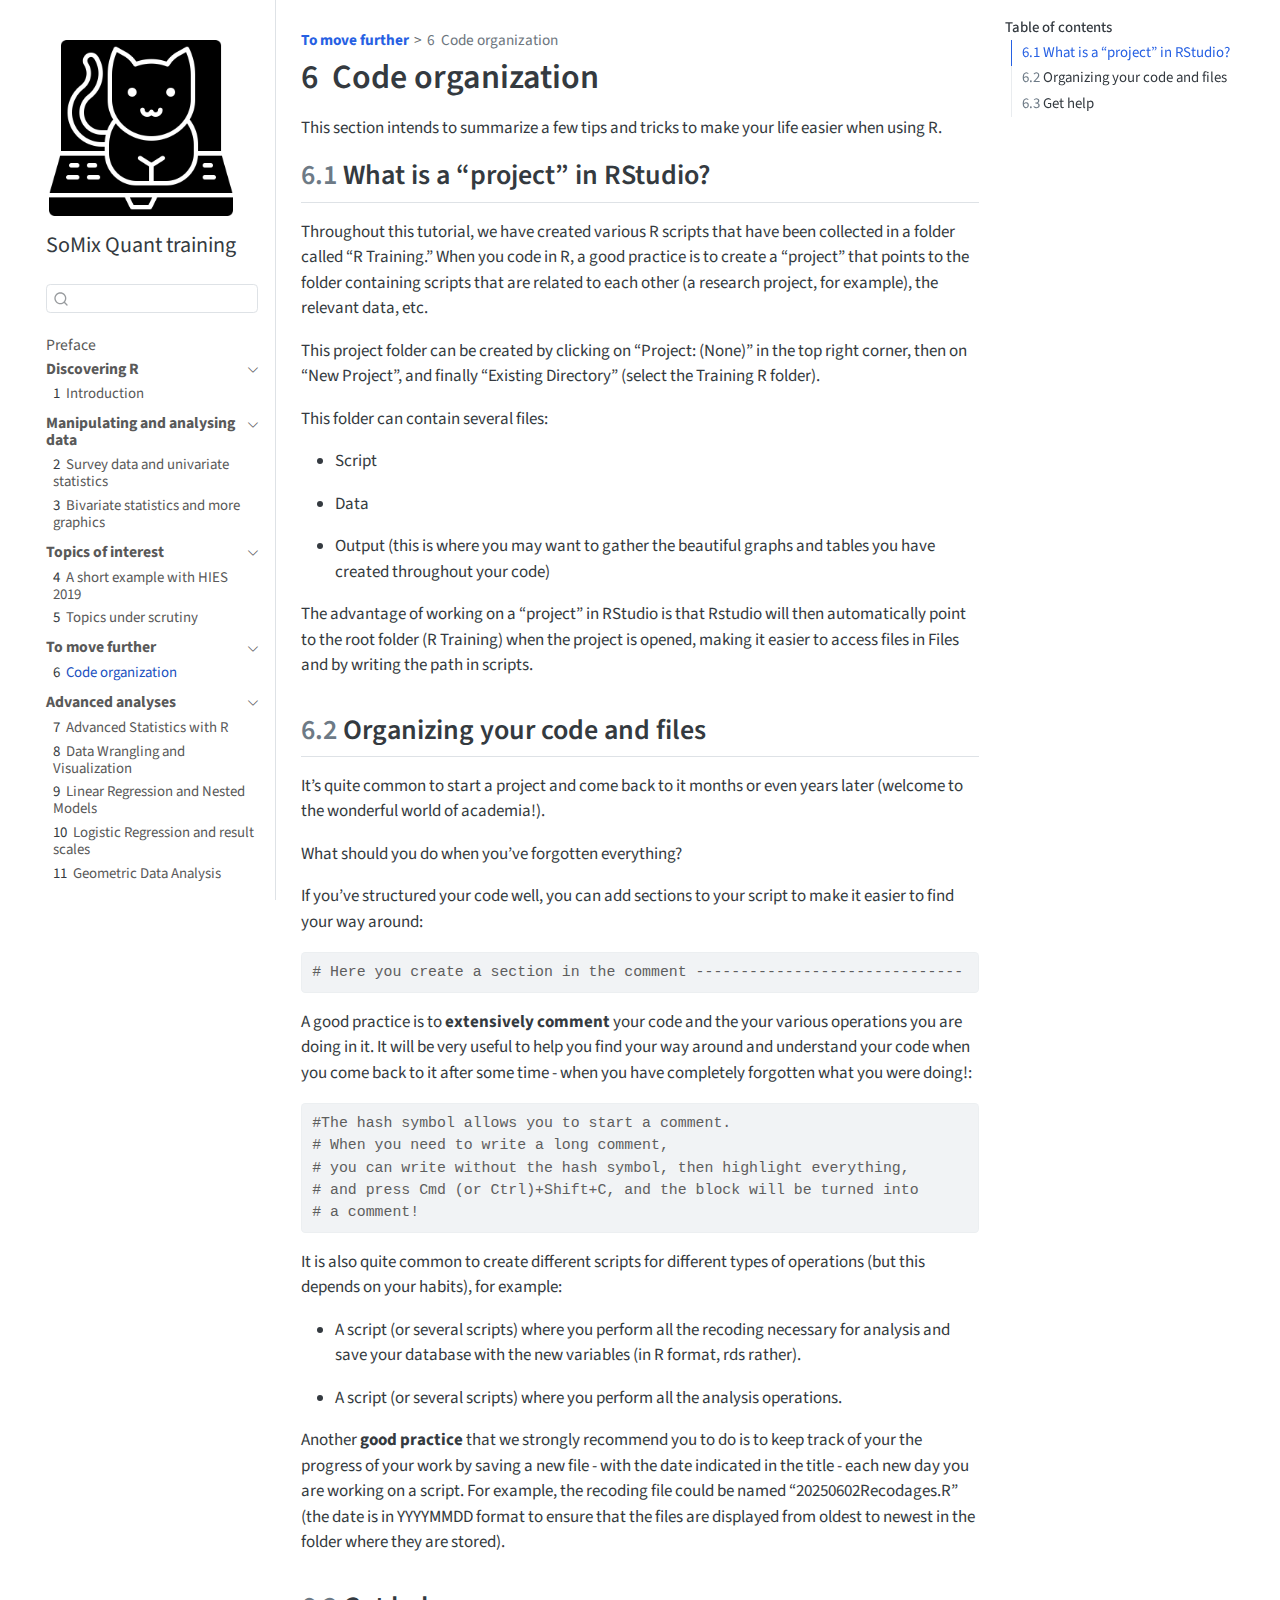
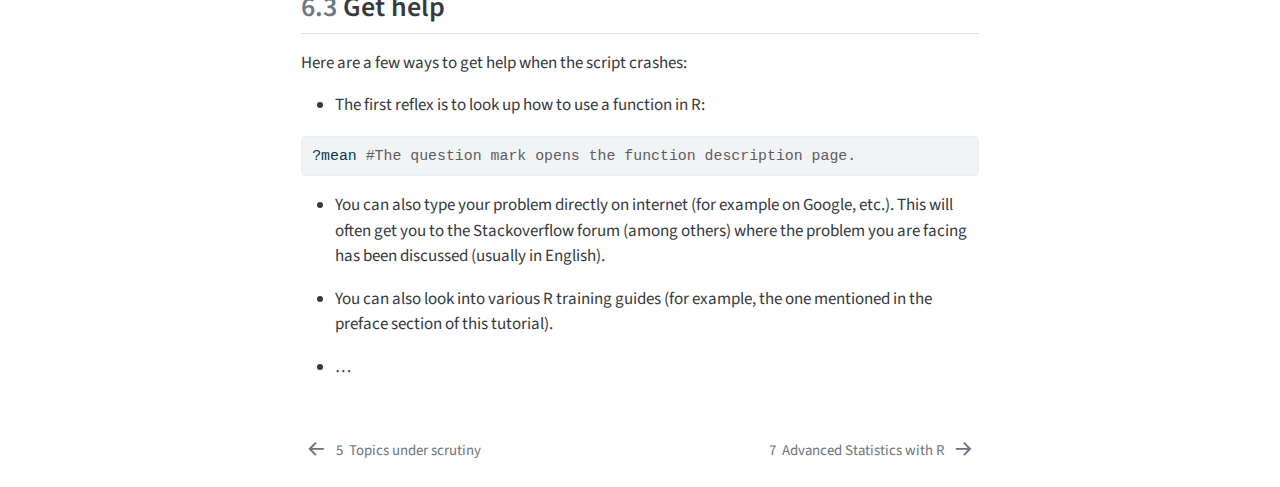
<file: docs/syntaxe.html>
<!DOCTYPE html>
<html xmlns="http://www.w3.org/1999/xhtml" lang="en" xml:lang="en"><head>

<meta charset="utf-8">
<meta name="generator" content="quarto-1.5.57">

<meta name="viewport" content="width=device-width, initial-scale=1.0, user-scalable=yes">


<title>6&nbsp; Code organization – SoMix Quant training</title>
<style>
code{white-space: pre-wrap;}
span.smallcaps{font-variant: small-caps;}
div.columns{display: flex; gap: min(4vw, 1.5em);}
div.column{flex: auto; overflow-x: auto;}
div.hanging-indent{margin-left: 1.5em; text-indent: -1.5em;}
ul.task-list{list-style: none;}
ul.task-list li input[type="checkbox"] {
  width: 0.8em;
  margin: 0 0.8em 0.2em -1em; /* quarto-specific, see https://github.com/quarto-dev/quarto-cli/issues/4556 */ 
  vertical-align: middle;
}
/* CSS for syntax highlighting */
pre > code.sourceCode { white-space: pre; position: relative; }
pre > code.sourceCode > span { line-height: 1.25; }
pre > code.sourceCode > span:empty { height: 1.2em; }
.sourceCode { overflow: visible; }
code.sourceCode > span { color: inherit; text-decoration: inherit; }
div.sourceCode { margin: 1em 0; }
pre.sourceCode { margin: 0; }
@media screen {
div.sourceCode { overflow: auto; }
}
@media print {
pre > code.sourceCode { white-space: pre-wrap; }
pre > code.sourceCode > span { display: inline-block; text-indent: -5em; padding-left: 5em; }
}
pre.numberSource code
  { counter-reset: source-line 0; }
pre.numberSource code > span
  { position: relative; left: -4em; counter-increment: source-line; }
pre.numberSource code > span > a:first-child::before
  { content: counter(source-line);
    position: relative; left: -1em; text-align: right; vertical-align: baseline;
    border: none; display: inline-block;
    -webkit-touch-callout: none; -webkit-user-select: none;
    -khtml-user-select: none; -moz-user-select: none;
    -ms-user-select: none; user-select: none;
    padding: 0 4px; width: 4em;
  }
pre.numberSource { margin-left: 3em;  padding-left: 4px; }
div.sourceCode
  {   }
@media screen {
pre > code.sourceCode > span > a:first-child::before { text-decoration: underline; }
}
</style>


<script src="site_libs/quarto-nav/quarto-nav.js"></script>
<script src="site_libs/quarto-nav/headroom.min.js"></script>
<script src="site_libs/clipboard/clipboard.min.js"></script>
<script src="site_libs/quarto-search/autocomplete.umd.js"></script>
<script src="site_libs/quarto-search/fuse.min.js"></script>
<script src="site_libs/quarto-search/quarto-search.js"></script>
<meta name="quarto:offset" content="./">
<link href="./advanced_intro.html" rel="next">
<link href="./topics.html" rel="prev">
<link href="./images/icon.png" rel="icon" type="image/png">
<script src="site_libs/quarto-html/quarto.js"></script>
<script src="site_libs/quarto-html/popper.min.js"></script>
<script src="site_libs/quarto-html/tippy.umd.min.js"></script>
<script src="site_libs/quarto-html/anchor.min.js"></script>
<link href="site_libs/quarto-html/tippy.css" rel="stylesheet">
<link href="site_libs/quarto-html/quarto-syntax-highlighting.css" rel="stylesheet" id="quarto-text-highlighting-styles">
<script src="site_libs/bootstrap/bootstrap.min.js"></script>
<link href="site_libs/bootstrap/bootstrap-icons.css" rel="stylesheet">
<link href="site_libs/bootstrap/bootstrap.min.css" rel="stylesheet" id="quarto-bootstrap" data-mode="light">
<script id="quarto-search-options" type="application/json">{
  "location": "sidebar",
  "copy-button": false,
  "collapse-after": 3,
  "panel-placement": "start",
  "type": "textbox",
  "limit": 50,
  "keyboard-shortcut": [
    "f",
    "/",
    "s"
  ],
  "language": {
    "search-no-results-text": "No results",
    "search-matching-documents-text": "matching documents",
    "search-copy-link-title": "Copy link to search",
    "search-hide-matches-text": "Hide additional matches",
    "search-more-match-text": "more match in this document",
    "search-more-matches-text": "more matches in this document",
    "search-clear-button-title": "Clear",
    "search-text-placeholder": "",
    "search-detached-cancel-button-title": "Cancel",
    "search-submit-button-title": "Submit",
    "search-label": "Search"
  }
}</script>


</head>

<body class="nav-sidebar floating">

<div id="quarto-search-results"></div>
  <header id="quarto-header" class="headroom fixed-top">
  <nav class="quarto-secondary-nav">
    <div class="container-fluid d-flex">
      <button type="button" class="quarto-btn-toggle btn" data-bs-toggle="collapse" role="button" data-bs-target=".quarto-sidebar-collapse-item" aria-controls="quarto-sidebar" aria-expanded="false" aria-label="Toggle sidebar navigation" onclick="if (window.quartoToggleHeadroom) { window.quartoToggleHeadroom(); }">
        <i class="bi bi-layout-text-sidebar-reverse"></i>
      </button>
        <nav class="quarto-page-breadcrumbs" aria-label="breadcrumb"><ol class="breadcrumb"><li class="breadcrumb-item"><a href="./syntaxe.html"><strong>To move further</strong></a></li><li class="breadcrumb-item"><a href="./syntaxe.html"><span class="chapter-number">6</span>&nbsp; <span class="chapter-title">Code organization</span></a></li></ol></nav>
        <a class="flex-grow-1" role="navigation" data-bs-toggle="collapse" data-bs-target=".quarto-sidebar-collapse-item" aria-controls="quarto-sidebar" aria-expanded="false" aria-label="Toggle sidebar navigation" onclick="if (window.quartoToggleHeadroom) { window.quartoToggleHeadroom(); }">      
        </a>
      <button type="button" class="btn quarto-search-button" aria-label="Search" onclick="window.quartoOpenSearch();">
        <i class="bi bi-search"></i>
      </button>
    </div>
  </nav>
</header>
<!-- content -->
<div id="quarto-content" class="quarto-container page-columns page-rows-contents page-layout-article">
<!-- sidebar -->
  <nav id="quarto-sidebar" class="sidebar collapse collapse-horizontal quarto-sidebar-collapse-item sidebar-navigation floating overflow-auto">
    <div class="pt-lg-2 mt-2 text-left sidebar-header sidebar-header-stacked">
      <a href="./index.html" class="sidebar-logo-link">
      <img src="./images/icon.png" alt="" class="sidebar-logo py-0 d-lg-inline d-none">
      </a>
    <div class="sidebar-title mb-0 py-0">
      <a href="./">SoMix Quant training</a> 
    </div>
      </div>
        <div class="mt-2 flex-shrink-0 align-items-center">
        <div class="sidebar-search">
        <div id="quarto-search" class="" title="Search"></div>
        </div>
        </div>
    <div class="sidebar-menu-container"> 
    <ul class="list-unstyled mt-1">
        <li class="sidebar-item">
  <div class="sidebar-item-container"> 
  <a href="./index.html" class="sidebar-item-text sidebar-link">
 <span class="menu-text">Preface</span></a>
  </div>
</li>
        <li class="sidebar-item sidebar-item-section">
      <div class="sidebar-item-container"> 
            <a class="sidebar-item-text sidebar-link text-start" data-bs-toggle="collapse" data-bs-target="#quarto-sidebar-section-1" role="navigation" aria-expanded="true">
 <span class="menu-text"><strong>Discovering R</strong></span></a>
          <a class="sidebar-item-toggle text-start" data-bs-toggle="collapse" data-bs-target="#quarto-sidebar-section-1" role="navigation" aria-expanded="true" aria-label="Toggle section">
            <i class="bi bi-chevron-right ms-2"></i>
          </a> 
      </div>
      <ul id="quarto-sidebar-section-1" class="collapse list-unstyled sidebar-section depth1 show">  
          <li class="sidebar-item">
  <div class="sidebar-item-container"> 
  <a href="./intro.html" class="sidebar-item-text sidebar-link">
 <span class="menu-text"><span class="chapter-number">1</span>&nbsp; <span class="chapter-title">Introduction</span></span></a>
  </div>
</li>
      </ul>
  </li>
        <li class="sidebar-item sidebar-item-section">
      <div class="sidebar-item-container"> 
            <a class="sidebar-item-text sidebar-link text-start" data-bs-toggle="collapse" data-bs-target="#quarto-sidebar-section-2" role="navigation" aria-expanded="true">
 <span class="menu-text"><strong>Manipulating and analysing data</strong></span></a>
          <a class="sidebar-item-toggle text-start" data-bs-toggle="collapse" data-bs-target="#quarto-sidebar-section-2" role="navigation" aria-expanded="true" aria-label="Toggle section">
            <i class="bi bi-chevron-right ms-2"></i>
          </a> 
      </div>
      <ul id="quarto-sidebar-section-2" class="collapse list-unstyled sidebar-section depth1 show">  
          <li class="sidebar-item">
  <div class="sidebar-item-container"> 
  <a href="./statunis.html" class="sidebar-item-text sidebar-link">
 <span class="menu-text"><span class="chapter-number">2</span>&nbsp; <span class="chapter-title">Survey data and univariate statistics</span></span></a>
  </div>
</li>
          <li class="sidebar-item">
  <div class="sidebar-item-container"> 
  <a href="./statbis.html" class="sidebar-item-text sidebar-link">
 <span class="menu-text"><span class="chapter-number">3</span>&nbsp; <span class="chapter-title">Bivariate statistics and more graphics</span></span></a>
  </div>
</li>
      </ul>
  </li>
        <li class="sidebar-item sidebar-item-section">
      <div class="sidebar-item-container"> 
            <a class="sidebar-item-text sidebar-link text-start" data-bs-toggle="collapse" data-bs-target="#quarto-sidebar-section-3" role="navigation" aria-expanded="true">
 <span class="menu-text"><strong>Topics of interest</strong></span></a>
          <a class="sidebar-item-toggle text-start" data-bs-toggle="collapse" data-bs-target="#quarto-sidebar-section-3" role="navigation" aria-expanded="true" aria-label="Toggle section">
            <i class="bi bi-chevron-right ms-2"></i>
          </a> 
      </div>
      <ul id="quarto-sidebar-section-3" class="collapse list-unstyled sidebar-section depth1 show">  
          <li class="sidebar-item">
  <div class="sidebar-item-container"> 
  <a href="./tutorial.html" class="sidebar-item-text sidebar-link">
 <span class="menu-text"><span class="chapter-number">4</span>&nbsp; <span class="chapter-title">A short example with HIES 2019</span></span></a>
  </div>
</li>
          <li class="sidebar-item">
  <div class="sidebar-item-container"> 
  <a href="./topics.html" class="sidebar-item-text sidebar-link">
 <span class="menu-text"><span class="chapter-number">5</span>&nbsp; <span class="chapter-title">Topics under scrutiny</span></span></a>
  </div>
</li>
      </ul>
  </li>
        <li class="sidebar-item sidebar-item-section">
      <div class="sidebar-item-container"> 
            <a class="sidebar-item-text sidebar-link text-start" data-bs-toggle="collapse" data-bs-target="#quarto-sidebar-section-4" role="navigation" aria-expanded="true">
 <span class="menu-text"><strong>To move further</strong></span></a>
          <a class="sidebar-item-toggle text-start" data-bs-toggle="collapse" data-bs-target="#quarto-sidebar-section-4" role="navigation" aria-expanded="true" aria-label="Toggle section">
            <i class="bi bi-chevron-right ms-2"></i>
          </a> 
      </div>
      <ul id="quarto-sidebar-section-4" class="collapse list-unstyled sidebar-section depth1 show">  
          <li class="sidebar-item">
  <div class="sidebar-item-container"> 
  <a href="./syntaxe.html" class="sidebar-item-text sidebar-link active">
 <span class="menu-text"><span class="chapter-number">6</span>&nbsp; <span class="chapter-title">Code organization</span></span></a>
  </div>
</li>
      </ul>
  </li>
        <li class="sidebar-item sidebar-item-section">
      <div class="sidebar-item-container"> 
            <a class="sidebar-item-text sidebar-link text-start" data-bs-toggle="collapse" data-bs-target="#quarto-sidebar-section-5" role="navigation" aria-expanded="true">
 <span class="menu-text"><strong>Advanced analyses</strong></span></a>
          <a class="sidebar-item-toggle text-start" data-bs-toggle="collapse" data-bs-target="#quarto-sidebar-section-5" role="navigation" aria-expanded="true" aria-label="Toggle section">
            <i class="bi bi-chevron-right ms-2"></i>
          </a> 
      </div>
      <ul id="quarto-sidebar-section-5" class="collapse list-unstyled sidebar-section depth1 show">  
          <li class="sidebar-item">
  <div class="sidebar-item-container"> 
  <a href="./advanced_intro.html" class="sidebar-item-text sidebar-link">
 <span class="menu-text"><span class="chapter-number">7</span>&nbsp; <span class="chapter-title">Advanced Statistics with R</span></span></a>
  </div>
</li>
          <li class="sidebar-item">
  <div class="sidebar-item-container"> 
  <a href="./datawrangling.html" class="sidebar-item-text sidebar-link">
 <span class="menu-text"><span class="chapter-number">8</span>&nbsp; <span class="chapter-title">Data Wrangling and Visualization</span></span></a>
  </div>
</li>
          <li class="sidebar-item">
  <div class="sidebar-item-container"> 
  <a href="./linearreg.html" class="sidebar-item-text sidebar-link">
 <span class="menu-text"><span class="chapter-number">9</span>&nbsp; <span class="chapter-title">Linear Regression and Nested Models</span></span></a>
  </div>
</li>
          <li class="sidebar-item">
  <div class="sidebar-item-container"> 
  <a href="./logitreg.html" class="sidebar-item-text sidebar-link">
 <span class="menu-text"><span class="chapter-number">10</span>&nbsp; <span class="chapter-title">Logistic Regression and result scales</span></span></a>
  </div>
</li>
          <li class="sidebar-item">
  <div class="sidebar-item-container"> 
  <a href="./mca.html" class="sidebar-item-text sidebar-link">
 <span class="menu-text"><span class="chapter-number">11</span>&nbsp; <span class="chapter-title">Geometric Data Analysis</span></span></a>
  </div>
</li>
      </ul>
  </li>
    </ul>
    </div>
</nav>
<div id="quarto-sidebar-glass" class="quarto-sidebar-collapse-item" data-bs-toggle="collapse" data-bs-target=".quarto-sidebar-collapse-item"></div>
<!-- margin-sidebar -->
    <div id="quarto-margin-sidebar" class="sidebar margin-sidebar">
        <nav id="TOC" role="doc-toc" class="toc-active">
    <h2 id="toc-title">Table of contents</h2>
   
  <ul>
  <li><a href="#what-is-a-project-in-rstudio" id="toc-what-is-a-project-in-rstudio" class="nav-link active" data-scroll-target="#what-is-a-project-in-rstudio"><span class="header-section-number">6.1</span> What is a “project” in RStudio?</a></li>
  <li><a href="#organizing-your-code-and-files" id="toc-organizing-your-code-and-files" class="nav-link" data-scroll-target="#organizing-your-code-and-files"><span class="header-section-number">6.2</span> Organizing your code and files</a></li>
  <li><a href="#get-help" id="toc-get-help" class="nav-link" data-scroll-target="#get-help"><span class="header-section-number">6.3</span> Get help</a></li>
  </ul>
</nav>
    </div>
<!-- main -->
<main class="content" id="quarto-document-content">

<header id="title-block-header" class="quarto-title-block default"><nav class="quarto-page-breadcrumbs quarto-title-breadcrumbs d-none d-lg-block" aria-label="breadcrumb"><ol class="breadcrumb"><li class="breadcrumb-item"><a href="./syntaxe.html"><strong>To move further</strong></a></li><li class="breadcrumb-item"><a href="./syntaxe.html"><span class="chapter-number">6</span>&nbsp; <span class="chapter-title">Code organization</span></a></li></ol></nav>
<div class="quarto-title">
<h1 class="title"><span class="chapter-number">6</span>&nbsp; <span class="chapter-title">Code organization</span></h1>
</div>



<div class="quarto-title-meta">

    
  
    
  </div>
  


</header>


<p>This section intends to summarize a few tips and tricks to make your life easier when using R.</p>
<section id="what-is-a-project-in-rstudio" class="level2" data-number="6.1">
<h2 data-number="6.1" class="anchored" data-anchor-id="what-is-a-project-in-rstudio"><span class="header-section-number">6.1</span> What is a “project” in RStudio?</h2>
<p>Throughout this tutorial, we have created various R scripts that have been collected in a folder called “R Training.” When you code in R, a good practice is to create a “project” that points to the folder containing scripts that are related to each other (a research project, for example), the relevant data, etc.</p>
<p>This project folder can be created by clicking on “Project: (None)” in the top right corner, then on “New Project”, and finally “Existing Directory” (select the Training R folder).</p>
<p>This folder can contain several files:</p>
<ul>
<li><p>Script</p></li>
<li><p>Data</p></li>
<li><p>Output (this is where you may want to gather the beautiful graphs and tables you have created throughout your code)</p></li>
</ul>
<p>The advantage of working on a “project” in RStudio is that Rstudio will then automatically point to the root folder (R Training) when the project is opened, making it easier to access files in Files and by writing the path in scripts.</p>
</section>
<section id="organizing-your-code-and-files" class="level2" data-number="6.2">
<h2 data-number="6.2" class="anchored" data-anchor-id="organizing-your-code-and-files"><span class="header-section-number">6.2</span> Organizing your code and files</h2>
<p>It’s quite common to start a project and come back to it months or even years later (welcome to the wonderful world of academia!).</p>
<p>What should you do when you’ve forgotten everything?</p>
<p>If you’ve structured your code well, you can add sections to your script to make it easier to find your way around:</p>
<div class="cell">
<div class="sourceCode cell-code" id="cb1"><pre class="sourceCode r code-with-copy"><code class="sourceCode r"><span id="cb1-1"><a href="#cb1-1" aria-hidden="true" tabindex="-1"></a><span class="co"># Here you create a section in the comment ------------------------------</span></span></code><button title="Copy to Clipboard" class="code-copy-button"><i class="bi"></i></button></pre></div>
</div>
<p>A good practice is to <strong>extensively comment</strong> your code and the your various operations you are doing in it. It will be very useful to help you find your way around and understand your code when you come back to it after some time - when you have completely forgotten what you were doing!:</p>
<div class="cell">
<div class="sourceCode cell-code" id="cb2"><pre class="sourceCode r code-with-copy"><code class="sourceCode r"><span id="cb2-1"><a href="#cb2-1" aria-hidden="true" tabindex="-1"></a><span class="co">#The hash symbol allows you to start a comment.</span></span>
<span id="cb2-2"><a href="#cb2-2" aria-hidden="true" tabindex="-1"></a><span class="co"># When you need to write a long comment,</span></span>
<span id="cb2-3"><a href="#cb2-3" aria-hidden="true" tabindex="-1"></a><span class="co"># you can write without the hash symbol, then highlight everything,</span></span>
<span id="cb2-4"><a href="#cb2-4" aria-hidden="true" tabindex="-1"></a><span class="co"># and press Cmd (or Ctrl)+Shift+C, and the block will be turned into</span></span>
<span id="cb2-5"><a href="#cb2-5" aria-hidden="true" tabindex="-1"></a><span class="co"># a comment!</span></span></code><button title="Copy to Clipboard" class="code-copy-button"><i class="bi"></i></button></pre></div>
</div>
<p>It is also quite common to create different scripts for different types of operations (but this depends on your habits), for example:</p>
<ul>
<li><p>A script (or several scripts) where you perform all the recoding necessary for analysis and save your database with the new variables (in R format, rds rather).</p></li>
<li><p>A script (or several scripts) where you perform all the analysis operations.</p></li>
</ul>
<p>Another <strong>good practice</strong> that we strongly recommend you to do is to keep track of your the progress of your work by saving a new file - with the date indicated in the title - each new day you are working on a script. For example, the recoding file could be named “20250602Recodages.R” (the date is in YYYYMMDD format to ensure that the files are displayed from oldest to newest in the folder where they are stored).</p>
</section>
<section id="get-help" class="level2" data-number="6.3">
<h2 data-number="6.3" class="anchored" data-anchor-id="get-help"><span class="header-section-number">6.3</span> Get help</h2>
<p>Here are a few ways to get help when the script crashes:</p>
<ul>
<li>The first reflex is to look up how to use a function in R:</li>
</ul>
<div class="cell">
<div class="sourceCode cell-code" id="cb3"><pre class="sourceCode r code-with-copy"><code class="sourceCode r"><span id="cb3-1"><a href="#cb3-1" aria-hidden="true" tabindex="-1"></a>?mean <span class="co">#The question mark opens the function description page.</span></span></code><button title="Copy to Clipboard" class="code-copy-button"><i class="bi"></i></button></pre></div>
</div>
<ul>
<li><p>You can also type your problem directly on internet (for example on Google, etc.). This will often get you to the Stackoverflow forum (among others) where the problem you are facing has been discussed (usually in English).</p></li>
<li><p>You can also look into various R training guides (for example, the one mentioned in the preface section of this tutorial).</p></li>
<li><p>…</p></li>
</ul>


</section>

</main> <!-- /main -->
<script id="quarto-html-after-body" type="application/javascript">
window.document.addEventListener("DOMContentLoaded", function (event) {
  const toggleBodyColorMode = (bsSheetEl) => {
    const mode = bsSheetEl.getAttribute("data-mode");
    const bodyEl = window.document.querySelector("body");
    if (mode === "dark") {
      bodyEl.classList.add("quarto-dark");
      bodyEl.classList.remove("quarto-light");
    } else {
      bodyEl.classList.add("quarto-light");
      bodyEl.classList.remove("quarto-dark");
    }
  }
  const toggleBodyColorPrimary = () => {
    const bsSheetEl = window.document.querySelector("link#quarto-bootstrap");
    if (bsSheetEl) {
      toggleBodyColorMode(bsSheetEl);
    }
  }
  toggleBodyColorPrimary();  
  const icon = "";
  const anchorJS = new window.AnchorJS();
  anchorJS.options = {
    placement: 'right',
    icon: icon
  };
  anchorJS.add('.anchored');
  const isCodeAnnotation = (el) => {
    for (const clz of el.classList) {
      if (clz.startsWith('code-annotation-')) {                     
        return true;
      }
    }
    return false;
  }
  const onCopySuccess = function(e) {
    // button target
    const button = e.trigger;
    // don't keep focus
    button.blur();
    // flash "checked"
    button.classList.add('code-copy-button-checked');
    var currentTitle = button.getAttribute("title");
    button.setAttribute("title", "Copied!");
    let tooltip;
    if (window.bootstrap) {
      button.setAttribute("data-bs-toggle", "tooltip");
      button.setAttribute("data-bs-placement", "left");
      button.setAttribute("data-bs-title", "Copied!");
      tooltip = new bootstrap.Tooltip(button, 
        { trigger: "manual", 
          customClass: "code-copy-button-tooltip",
          offset: [0, -8]});
      tooltip.show();    
    }
    setTimeout(function() {
      if (tooltip) {
        tooltip.hide();
        button.removeAttribute("data-bs-title");
        button.removeAttribute("data-bs-toggle");
        button.removeAttribute("data-bs-placement");
      }
      button.setAttribute("title", currentTitle);
      button.classList.remove('code-copy-button-checked');
    }, 1000);
    // clear code selection
    e.clearSelection();
  }
  const getTextToCopy = function(trigger) {
      const codeEl = trigger.previousElementSibling.cloneNode(true);
      for (const childEl of codeEl.children) {
        if (isCodeAnnotation(childEl)) {
          childEl.remove();
        }
      }
      return codeEl.innerText;
  }
  const clipboard = new window.ClipboardJS('.code-copy-button:not([data-in-quarto-modal])', {
    text: getTextToCopy
  });
  clipboard.on('success', onCopySuccess);
  if (window.document.getElementById('quarto-embedded-source-code-modal')) {
    // For code content inside modals, clipBoardJS needs to be initialized with a container option
    // TODO: Check when it could be a function (https://github.com/zenorocha/clipboard.js/issues/860)
    const clipboardModal = new window.ClipboardJS('.code-copy-button[data-in-quarto-modal]', {
      text: getTextToCopy,
      container: window.document.getElementById('quarto-embedded-source-code-modal')
    });
    clipboardModal.on('success', onCopySuccess);
  }
    var localhostRegex = new RegExp(/^(?:http|https):\/\/localhost\:?[0-9]*\//);
    var mailtoRegex = new RegExp(/^mailto:/);
      var filterRegex = new RegExp('/' + window.location.host + '/');
    var isInternal = (href) => {
        return filterRegex.test(href) || localhostRegex.test(href) || mailtoRegex.test(href);
    }
    // Inspect non-navigation links and adorn them if external
 	var links = window.document.querySelectorAll('a[href]:not(.nav-link):not(.navbar-brand):not(.toc-action):not(.sidebar-link):not(.sidebar-item-toggle):not(.pagination-link):not(.no-external):not([aria-hidden]):not(.dropdown-item):not(.quarto-navigation-tool):not(.about-link)');
    for (var i=0; i<links.length; i++) {
      const link = links[i];
      if (!isInternal(link.href)) {
        // undo the damage that might have been done by quarto-nav.js in the case of
        // links that we want to consider external
        if (link.dataset.originalHref !== undefined) {
          link.href = link.dataset.originalHref;
        }
      }
    }
  function tippyHover(el, contentFn, onTriggerFn, onUntriggerFn) {
    const config = {
      allowHTML: true,
      maxWidth: 500,
      delay: 100,
      arrow: false,
      appendTo: function(el) {
          return el.parentElement;
      },
      interactive: true,
      interactiveBorder: 10,
      theme: 'quarto',
      placement: 'bottom-start',
    };
    if (contentFn) {
      config.content = contentFn;
    }
    if (onTriggerFn) {
      config.onTrigger = onTriggerFn;
    }
    if (onUntriggerFn) {
      config.onUntrigger = onUntriggerFn;
    }
    window.tippy(el, config); 
  }
  const noterefs = window.document.querySelectorAll('a[role="doc-noteref"]');
  for (var i=0; i<noterefs.length; i++) {
    const ref = noterefs[i];
    tippyHover(ref, function() {
      // use id or data attribute instead here
      let href = ref.getAttribute('data-footnote-href') || ref.getAttribute('href');
      try { href = new URL(href).hash; } catch {}
      const id = href.replace(/^#\/?/, "");
      const note = window.document.getElementById(id);
      if (note) {
        return note.innerHTML;
      } else {
        return "";
      }
    });
  }
  const xrefs = window.document.querySelectorAll('a.quarto-xref');
  const processXRef = (id, note) => {
    // Strip column container classes
    const stripColumnClz = (el) => {
      el.classList.remove("page-full", "page-columns");
      if (el.children) {
        for (const child of el.children) {
          stripColumnClz(child);
        }
      }
    }
    stripColumnClz(note)
    if (id === null || id.startsWith('sec-')) {
      // Special case sections, only their first couple elements
      const container = document.createElement("div");
      if (note.children && note.children.length > 2) {
        container.appendChild(note.children[0].cloneNode(true));
        for (let i = 1; i < note.children.length; i++) {
          const child = note.children[i];
          if (child.tagName === "P" && child.innerText === "") {
            continue;
          } else {
            container.appendChild(child.cloneNode(true));
            break;
          }
        }
        if (window.Quarto?.typesetMath) {
          window.Quarto.typesetMath(container);
        }
        return container.innerHTML
      } else {
        if (window.Quarto?.typesetMath) {
          window.Quarto.typesetMath(note);
        }
        return note.innerHTML;
      }
    } else {
      // Remove any anchor links if they are present
      const anchorLink = note.querySelector('a.anchorjs-link');
      if (anchorLink) {
        anchorLink.remove();
      }
      if (window.Quarto?.typesetMath) {
        window.Quarto.typesetMath(note);
      }
      // TODO in 1.5, we should make sure this works without a callout special case
      if (note.classList.contains("callout")) {
        return note.outerHTML;
      } else {
        return note.innerHTML;
      }
    }
  }
  for (var i=0; i<xrefs.length; i++) {
    const xref = xrefs[i];
    tippyHover(xref, undefined, function(instance) {
      instance.disable();
      let url = xref.getAttribute('href');
      let hash = undefined; 
      if (url.startsWith('#')) {
        hash = url;
      } else {
        try { hash = new URL(url).hash; } catch {}
      }
      if (hash) {
        const id = hash.replace(/^#\/?/, "");
        const note = window.document.getElementById(id);
        if (note !== null) {
          try {
            const html = processXRef(id, note.cloneNode(true));
            instance.setContent(html);
          } finally {
            instance.enable();
            instance.show();
          }
        } else {
          // See if we can fetch this
          fetch(url.split('#')[0])
          .then(res => res.text())
          .then(html => {
            const parser = new DOMParser();
            const htmlDoc = parser.parseFromString(html, "text/html");
            const note = htmlDoc.getElementById(id);
            if (note !== null) {
              const html = processXRef(id, note);
              instance.setContent(html);
            } 
          }).finally(() => {
            instance.enable();
            instance.show();
          });
        }
      } else {
        // See if we can fetch a full url (with no hash to target)
        // This is a special case and we should probably do some content thinning / targeting
        fetch(url)
        .then(res => res.text())
        .then(html => {
          const parser = new DOMParser();
          const htmlDoc = parser.parseFromString(html, "text/html");
          const note = htmlDoc.querySelector('main.content');
          if (note !== null) {
            // This should only happen for chapter cross references
            // (since there is no id in the URL)
            // remove the first header
            if (note.children.length > 0 && note.children[0].tagName === "HEADER") {
              note.children[0].remove();
            }
            const html = processXRef(null, note);
            instance.setContent(html);
          } 
        }).finally(() => {
          instance.enable();
          instance.show();
        });
      }
    }, function(instance) {
    });
  }
      let selectedAnnoteEl;
      const selectorForAnnotation = ( cell, annotation) => {
        let cellAttr = 'data-code-cell="' + cell + '"';
        let lineAttr = 'data-code-annotation="' +  annotation + '"';
        const selector = 'span[' + cellAttr + '][' + lineAttr + ']';
        return selector;
      }
      const selectCodeLines = (annoteEl) => {
        const doc = window.document;
        const targetCell = annoteEl.getAttribute("data-target-cell");
        const targetAnnotation = annoteEl.getAttribute("data-target-annotation");
        const annoteSpan = window.document.querySelector(selectorForAnnotation(targetCell, targetAnnotation));
        const lines = annoteSpan.getAttribute("data-code-lines").split(",");
        const lineIds = lines.map((line) => {
          return targetCell + "-" + line;
        })
        let top = null;
        let height = null;
        let parent = null;
        if (lineIds.length > 0) {
            //compute the position of the single el (top and bottom and make a div)
            const el = window.document.getElementById(lineIds[0]);
            top = el.offsetTop;
            height = el.offsetHeight;
            parent = el.parentElement.parentElement;
          if (lineIds.length > 1) {
            const lastEl = window.document.getElementById(lineIds[lineIds.length - 1]);
            const bottom = lastEl.offsetTop + lastEl.offsetHeight;
            height = bottom - top;
          }
          if (top !== null && height !== null && parent !== null) {
            // cook up a div (if necessary) and position it 
            let div = window.document.getElementById("code-annotation-line-highlight");
            if (div === null) {
              div = window.document.createElement("div");
              div.setAttribute("id", "code-annotation-line-highlight");
              div.style.position = 'absolute';
              parent.appendChild(div);
            }
            div.style.top = top - 2 + "px";
            div.style.height = height + 4 + "px";
            div.style.left = 0;
            let gutterDiv = window.document.getElementById("code-annotation-line-highlight-gutter");
            if (gutterDiv === null) {
              gutterDiv = window.document.createElement("div");
              gutterDiv.setAttribute("id", "code-annotation-line-highlight-gutter");
              gutterDiv.style.position = 'absolute';
              const codeCell = window.document.getElementById(targetCell);
              const gutter = codeCell.querySelector('.code-annotation-gutter');
              gutter.appendChild(gutterDiv);
            }
            gutterDiv.style.top = top - 2 + "px";
            gutterDiv.style.height = height + 4 + "px";
          }
          selectedAnnoteEl = annoteEl;
        }
      };
      const unselectCodeLines = () => {
        const elementsIds = ["code-annotation-line-highlight", "code-annotation-line-highlight-gutter"];
        elementsIds.forEach((elId) => {
          const div = window.document.getElementById(elId);
          if (div) {
            div.remove();
          }
        });
        selectedAnnoteEl = undefined;
      };
        // Handle positioning of the toggle
    window.addEventListener(
      "resize",
      throttle(() => {
        elRect = undefined;
        if (selectedAnnoteEl) {
          selectCodeLines(selectedAnnoteEl);
        }
      }, 10)
    );
    function throttle(fn, ms) {
    let throttle = false;
    let timer;
      return (...args) => {
        if(!throttle) { // first call gets through
            fn.apply(this, args);
            throttle = true;
        } else { // all the others get throttled
            if(timer) clearTimeout(timer); // cancel #2
            timer = setTimeout(() => {
              fn.apply(this, args);
              timer = throttle = false;
            }, ms);
        }
      };
    }
      // Attach click handler to the DT
      const annoteDls = window.document.querySelectorAll('dt[data-target-cell]');
      for (const annoteDlNode of annoteDls) {
        annoteDlNode.addEventListener('click', (event) => {
          const clickedEl = event.target;
          if (clickedEl !== selectedAnnoteEl) {
            unselectCodeLines();
            const activeEl = window.document.querySelector('dt[data-target-cell].code-annotation-active');
            if (activeEl) {
              activeEl.classList.remove('code-annotation-active');
            }
            selectCodeLines(clickedEl);
            clickedEl.classList.add('code-annotation-active');
          } else {
            // Unselect the line
            unselectCodeLines();
            clickedEl.classList.remove('code-annotation-active');
          }
        });
      }
  const findCites = (el) => {
    const parentEl = el.parentElement;
    if (parentEl) {
      const cites = parentEl.dataset.cites;
      if (cites) {
        return {
          el,
          cites: cites.split(' ')
        };
      } else {
        return findCites(el.parentElement)
      }
    } else {
      return undefined;
    }
  };
  var bibliorefs = window.document.querySelectorAll('a[role="doc-biblioref"]');
  for (var i=0; i<bibliorefs.length; i++) {
    const ref = bibliorefs[i];
    const citeInfo = findCites(ref);
    if (citeInfo) {
      tippyHover(citeInfo.el, function() {
        var popup = window.document.createElement('div');
        citeInfo.cites.forEach(function(cite) {
          var citeDiv = window.document.createElement('div');
          citeDiv.classList.add('hanging-indent');
          citeDiv.classList.add('csl-entry');
          var biblioDiv = window.document.getElementById('ref-' + cite);
          if (biblioDiv) {
            citeDiv.innerHTML = biblioDiv.innerHTML;
          }
          popup.appendChild(citeDiv);
        });
        return popup.innerHTML;
      });
    }
  }
});
</script>
<nav class="page-navigation">
  <div class="nav-page nav-page-previous">
      <a href="./topics.html" class="pagination-link" aria-label="Topics under scrutiny">
        <i class="bi bi-arrow-left-short"></i> <span class="nav-page-text"><span class="chapter-number">5</span>&nbsp; <span class="chapter-title">Topics under scrutiny</span></span>
      </a>          
  </div>
  <div class="nav-page nav-page-next">
      <a href="./advanced_intro.html" class="pagination-link" aria-label="Advanced Statistics with R">
        <span class="nav-page-text"><span class="chapter-number">7</span>&nbsp; <span class="chapter-title">Advanced Statistics with R</span></span> <i class="bi bi-arrow-right-short"></i>
      </a>
  </div>
</nav>
</div> <!-- /content -->




</body></html>
</file>
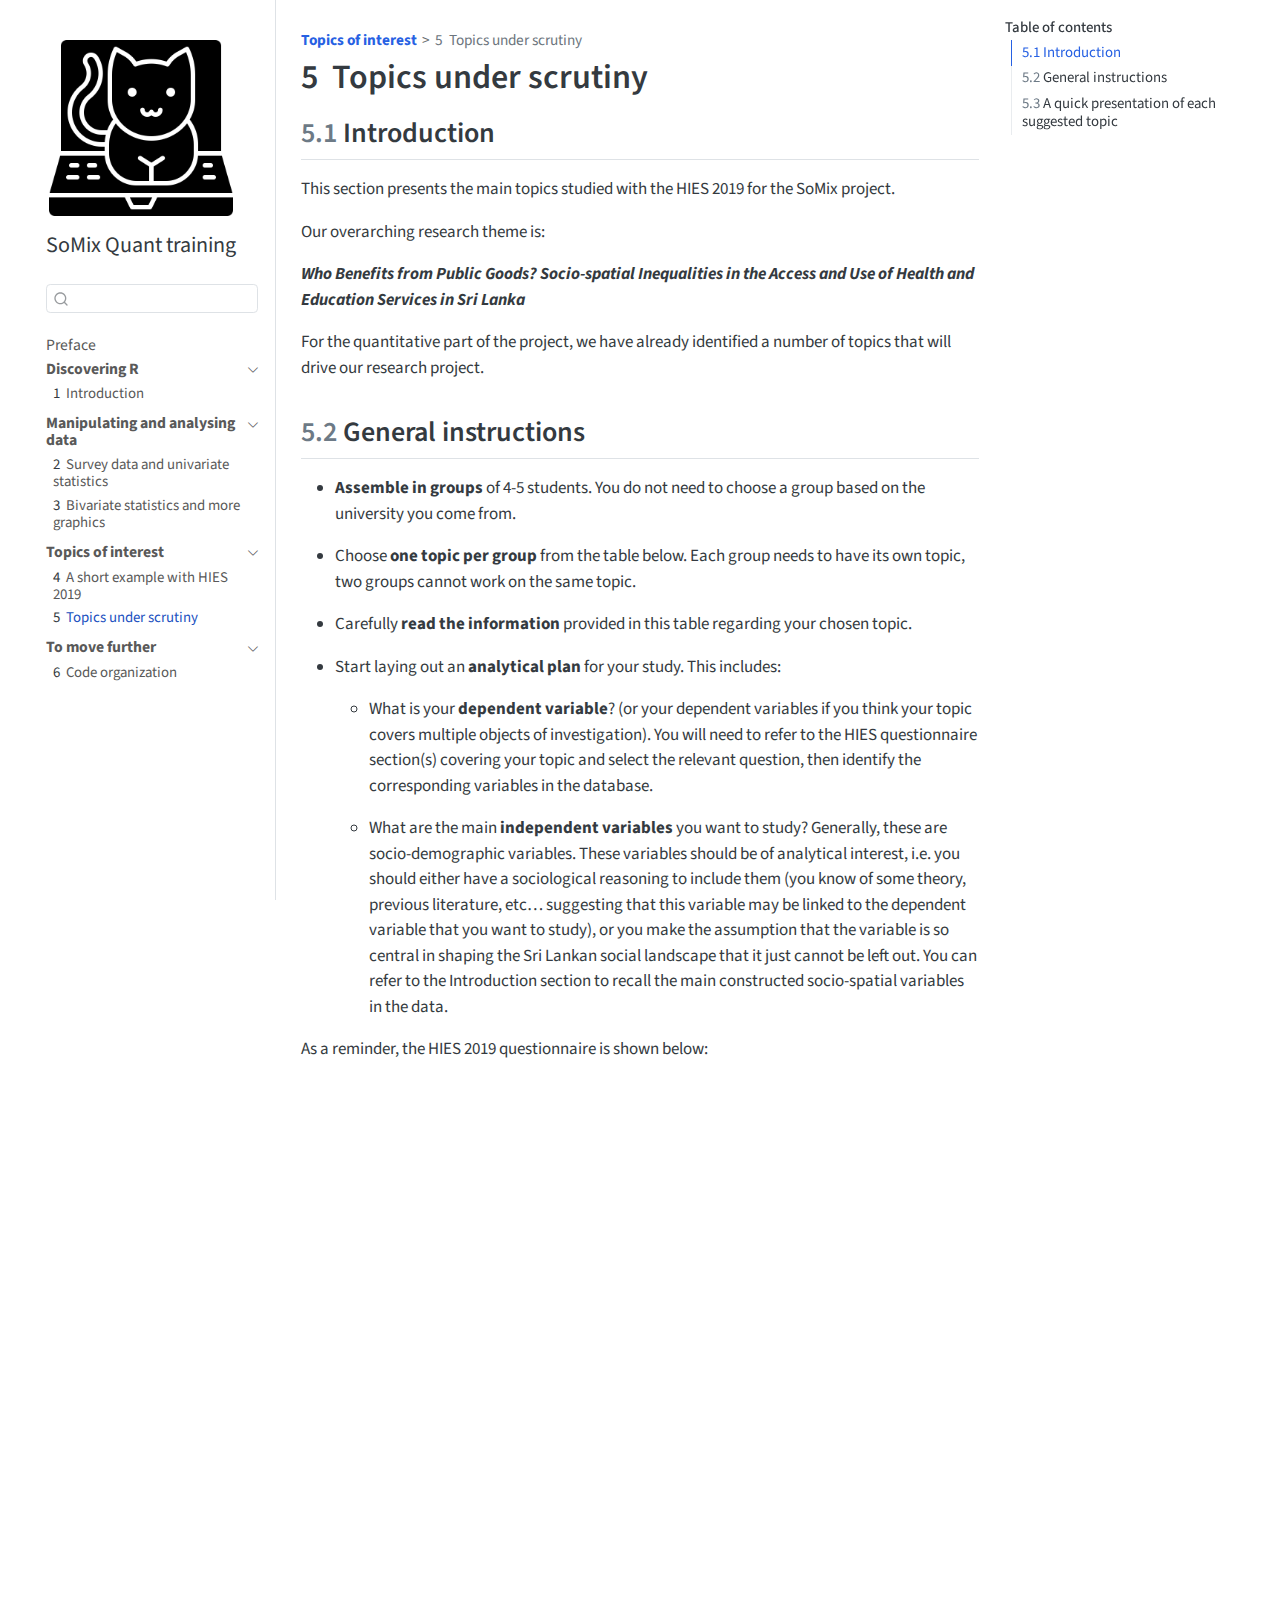
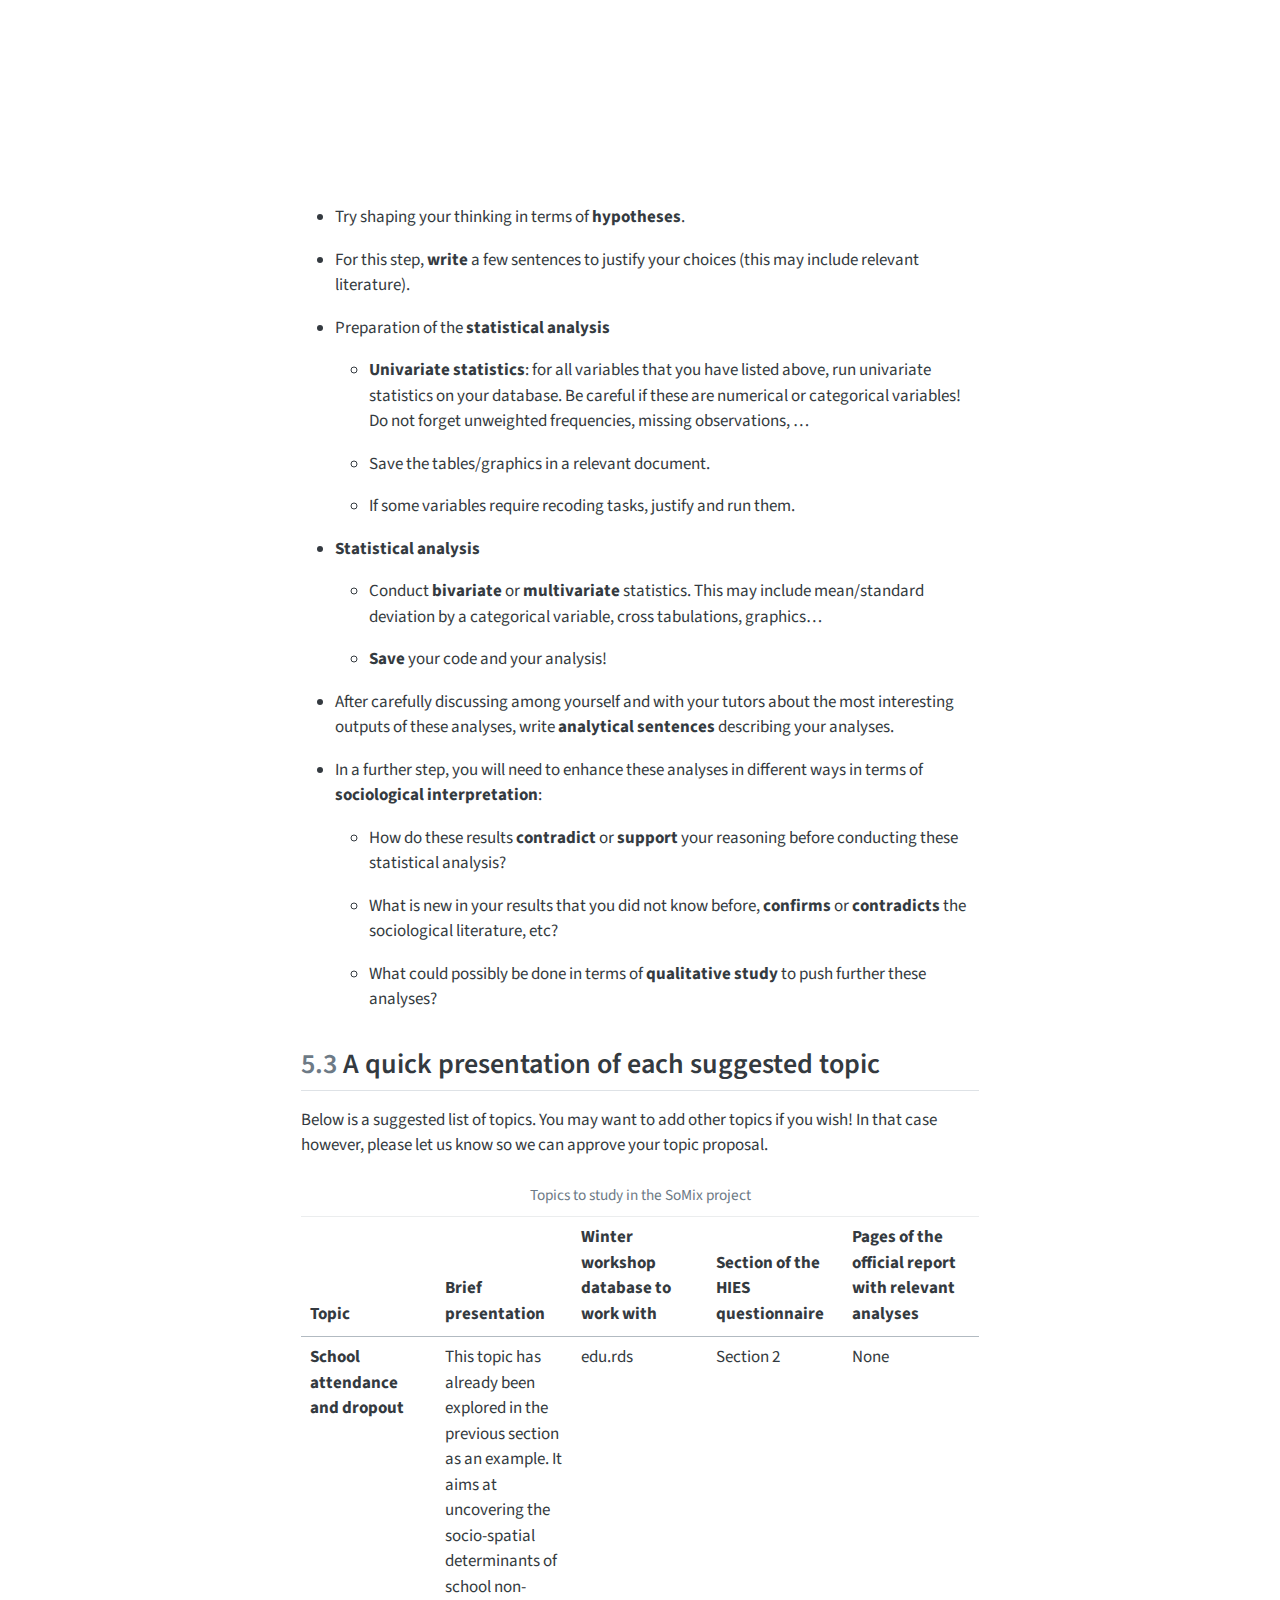
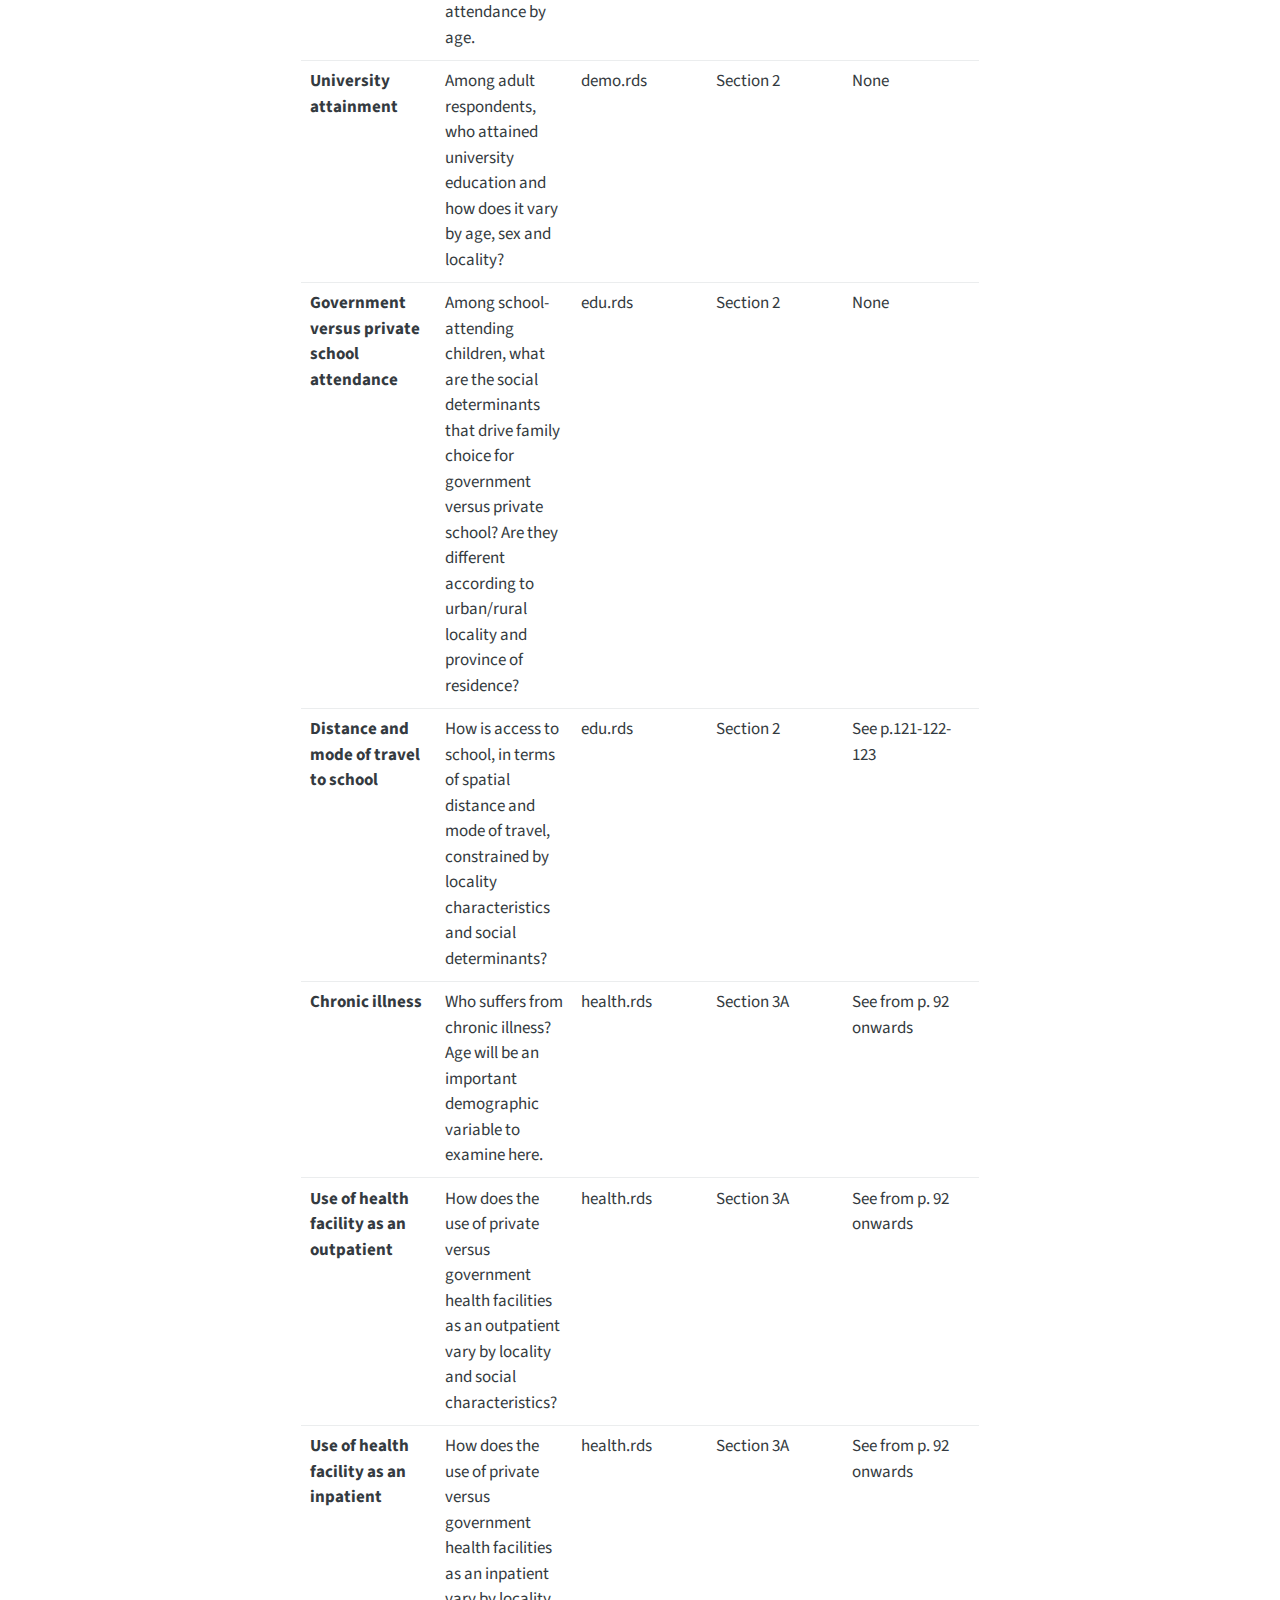
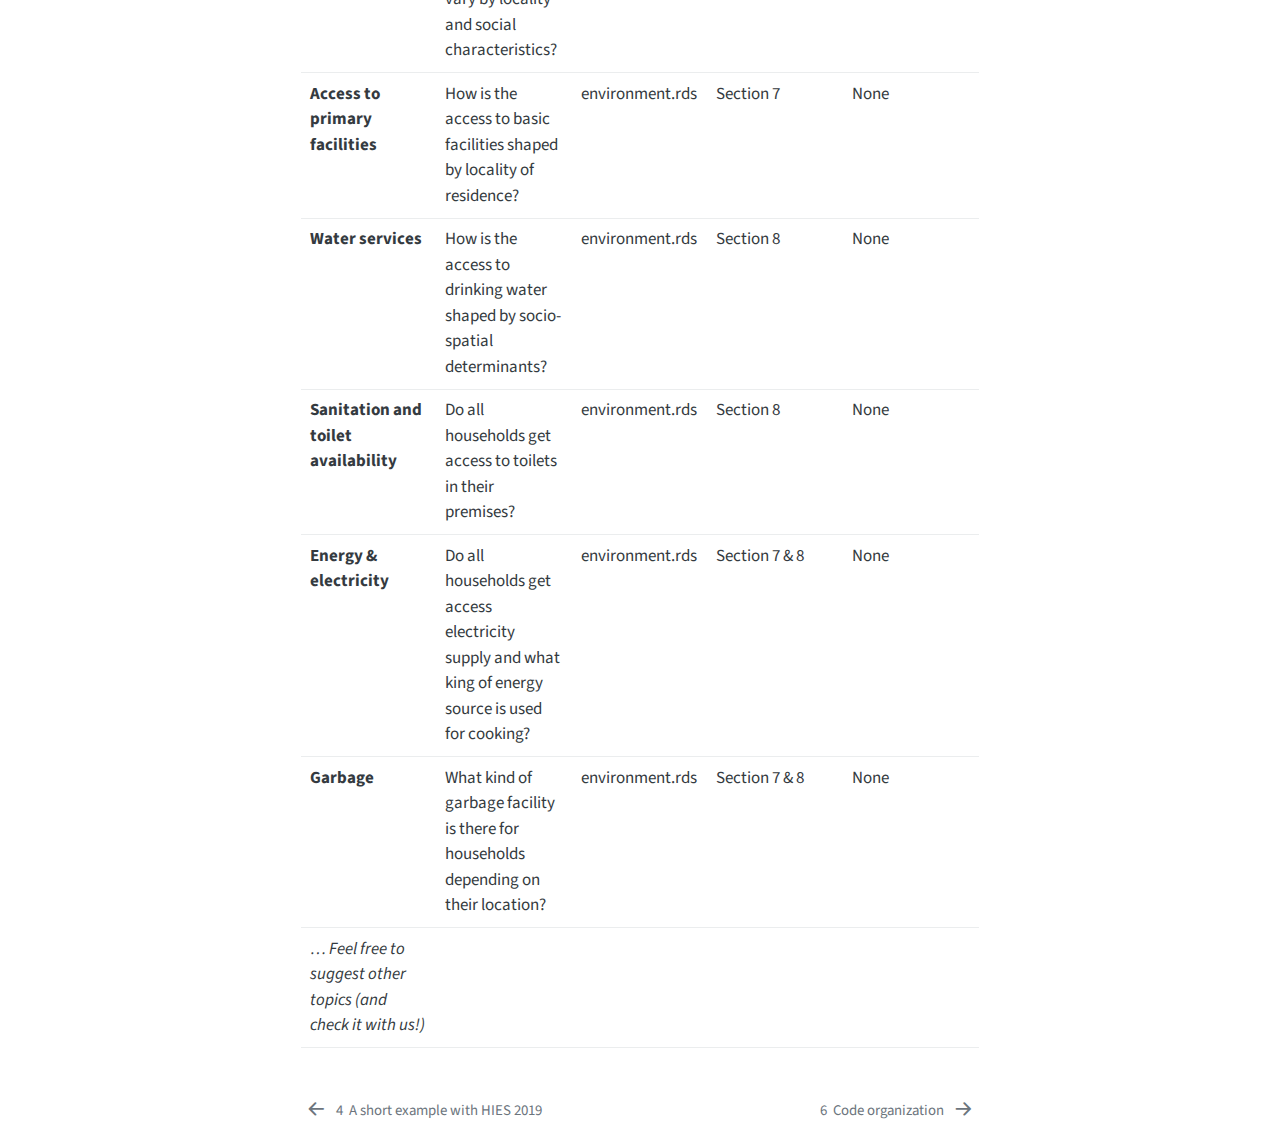
<file: docs/topics.html>
<!DOCTYPE html>
<html xmlns="http://www.w3.org/1999/xhtml" lang="en" xml:lang="en"><head>

<meta charset="utf-8">
<meta name="generator" content="quarto-1.5.57">

<meta name="viewport" content="width=device-width, initial-scale=1.0, user-scalable=yes">


<title>5&nbsp; Topics under scrutiny – SoMix Quant training</title>
<style>
code{white-space: pre-wrap;}
span.smallcaps{font-variant: small-caps;}
div.columns{display: flex; gap: min(4vw, 1.5em);}
div.column{flex: auto; overflow-x: auto;}
div.hanging-indent{margin-left: 1.5em; text-indent: -1.5em;}
ul.task-list{list-style: none;}
ul.task-list li input[type="checkbox"] {
  width: 0.8em;
  margin: 0 0.8em 0.2em -1em; /* quarto-specific, see https://github.com/quarto-dev/quarto-cli/issues/4556 */ 
  vertical-align: middle;
}
</style>


<script src="site_libs/quarto-nav/quarto-nav.js"></script>
<script src="site_libs/quarto-nav/headroom.min.js"></script>
<script src="site_libs/clipboard/clipboard.min.js"></script>
<script src="site_libs/quarto-search/autocomplete.umd.js"></script>
<script src="site_libs/quarto-search/fuse.min.js"></script>
<script src="site_libs/quarto-search/quarto-search.js"></script>
<meta name="quarto:offset" content="./">
<link href="./syntaxe.html" rel="next">
<link href="./tutorial.html" rel="prev">
<link href="./images/icon.png" rel="icon" type="image/png">
<script src="site_libs/quarto-html/quarto.js"></script>
<script src="site_libs/quarto-html/popper.min.js"></script>
<script src="site_libs/quarto-html/tippy.umd.min.js"></script>
<script src="site_libs/quarto-html/anchor.min.js"></script>
<link href="site_libs/quarto-html/tippy.css" rel="stylesheet">
<link href="site_libs/quarto-html/quarto-syntax-highlighting.css" rel="stylesheet" id="quarto-text-highlighting-styles">
<script src="site_libs/bootstrap/bootstrap.min.js"></script>
<link href="site_libs/bootstrap/bootstrap-icons.css" rel="stylesheet">
<link href="site_libs/bootstrap/bootstrap.min.css" rel="stylesheet" id="quarto-bootstrap" data-mode="light">
<script id="quarto-search-options" type="application/json">{
  "location": "sidebar",
  "copy-button": false,
  "collapse-after": 3,
  "panel-placement": "start",
  "type": "textbox",
  "limit": 50,
  "keyboard-shortcut": [
    "f",
    "/",
    "s"
  ],
  "language": {
    "search-no-results-text": "No results",
    "search-matching-documents-text": "matching documents",
    "search-copy-link-title": "Copy link to search",
    "search-hide-matches-text": "Hide additional matches",
    "search-more-match-text": "more match in this document",
    "search-more-matches-text": "more matches in this document",
    "search-clear-button-title": "Clear",
    "search-text-placeholder": "",
    "search-detached-cancel-button-title": "Cancel",
    "search-submit-button-title": "Submit",
    "search-label": "Search"
  }
}</script>


</head>

<body class="nav-sidebar floating">

<div id="quarto-search-results"></div>
  <header id="quarto-header" class="headroom fixed-top">
  <nav class="quarto-secondary-nav">
    <div class="container-fluid d-flex">
      <button type="button" class="quarto-btn-toggle btn" data-bs-toggle="collapse" role="button" data-bs-target=".quarto-sidebar-collapse-item" aria-controls="quarto-sidebar" aria-expanded="false" aria-label="Toggle sidebar navigation" onclick="if (window.quartoToggleHeadroom) { window.quartoToggleHeadroom(); }">
        <i class="bi bi-layout-text-sidebar-reverse"></i>
      </button>
        <nav class="quarto-page-breadcrumbs" aria-label="breadcrumb"><ol class="breadcrumb"><li class="breadcrumb-item"><a href="./tutorial.html"><strong>Topics of interest</strong></a></li><li class="breadcrumb-item"><a href="./topics.html"><span class="chapter-number">5</span>&nbsp; <span class="chapter-title">Topics under scrutiny</span></a></li></ol></nav>
        <a class="flex-grow-1" role="navigation" data-bs-toggle="collapse" data-bs-target=".quarto-sidebar-collapse-item" aria-controls="quarto-sidebar" aria-expanded="false" aria-label="Toggle sidebar navigation" onclick="if (window.quartoToggleHeadroom) { window.quartoToggleHeadroom(); }">      
        </a>
      <button type="button" class="btn quarto-search-button" aria-label="Search" onclick="window.quartoOpenSearch();">
        <i class="bi bi-search"></i>
      </button>
    </div>
  </nav>
</header>
<!-- content -->
<div id="quarto-content" class="quarto-container page-columns page-rows-contents page-layout-article">
<!-- sidebar -->
  <nav id="quarto-sidebar" class="sidebar collapse collapse-horizontal quarto-sidebar-collapse-item sidebar-navigation floating overflow-auto">
    <div class="pt-lg-2 mt-2 text-left sidebar-header sidebar-header-stacked">
      <a href="./index.html" class="sidebar-logo-link">
      <img src="./images/icon.png" alt="" class="sidebar-logo py-0 d-lg-inline d-none">
      </a>
    <div class="sidebar-title mb-0 py-0">
      <a href="./">SoMix Quant training</a> 
    </div>
      </div>
        <div class="mt-2 flex-shrink-0 align-items-center">
        <div class="sidebar-search">
        <div id="quarto-search" class="" title="Search"></div>
        </div>
        </div>
    <div class="sidebar-menu-container"> 
    <ul class="list-unstyled mt-1">
        <li class="sidebar-item">
  <div class="sidebar-item-container"> 
  <a href="./index.html" class="sidebar-item-text sidebar-link">
 <span class="menu-text">Preface</span></a>
  </div>
</li>
        <li class="sidebar-item sidebar-item-section">
      <div class="sidebar-item-container"> 
            <a class="sidebar-item-text sidebar-link text-start" data-bs-toggle="collapse" data-bs-target="#quarto-sidebar-section-1" role="navigation" aria-expanded="true">
 <span class="menu-text"><strong>Discovering R</strong></span></a>
          <a class="sidebar-item-toggle text-start" data-bs-toggle="collapse" data-bs-target="#quarto-sidebar-section-1" role="navigation" aria-expanded="true" aria-label="Toggle section">
            <i class="bi bi-chevron-right ms-2"></i>
          </a> 
      </div>
      <ul id="quarto-sidebar-section-1" class="collapse list-unstyled sidebar-section depth1 show">  
          <li class="sidebar-item">
  <div class="sidebar-item-container"> 
  <a href="./intro.html" class="sidebar-item-text sidebar-link">
 <span class="menu-text"><span class="chapter-number">1</span>&nbsp; <span class="chapter-title">Introduction</span></span></a>
  </div>
</li>
      </ul>
  </li>
        <li class="sidebar-item sidebar-item-section">
      <div class="sidebar-item-container"> 
            <a class="sidebar-item-text sidebar-link text-start" data-bs-toggle="collapse" data-bs-target="#quarto-sidebar-section-2" role="navigation" aria-expanded="true">
 <span class="menu-text"><strong>Manipulating and analysing data</strong></span></a>
          <a class="sidebar-item-toggle text-start" data-bs-toggle="collapse" data-bs-target="#quarto-sidebar-section-2" role="navigation" aria-expanded="true" aria-label="Toggle section">
            <i class="bi bi-chevron-right ms-2"></i>
          </a> 
      </div>
      <ul id="quarto-sidebar-section-2" class="collapse list-unstyled sidebar-section depth1 show">  
          <li class="sidebar-item">
  <div class="sidebar-item-container"> 
  <a href="./statunis.html" class="sidebar-item-text sidebar-link">
 <span class="menu-text"><span class="chapter-number">2</span>&nbsp; <span class="chapter-title">Survey data and univariate statistics</span></span></a>
  </div>
</li>
          <li class="sidebar-item">
  <div class="sidebar-item-container"> 
  <a href="./statbis.html" class="sidebar-item-text sidebar-link">
 <span class="menu-text"><span class="chapter-number">3</span>&nbsp; <span class="chapter-title">Bivariate statistics and more graphics</span></span></a>
  </div>
</li>
      </ul>
  </li>
        <li class="sidebar-item sidebar-item-section">
      <div class="sidebar-item-container"> 
            <a class="sidebar-item-text sidebar-link text-start" data-bs-toggle="collapse" data-bs-target="#quarto-sidebar-section-3" role="navigation" aria-expanded="true">
 <span class="menu-text"><strong>Topics of interest</strong></span></a>
          <a class="sidebar-item-toggle text-start" data-bs-toggle="collapse" data-bs-target="#quarto-sidebar-section-3" role="navigation" aria-expanded="true" aria-label="Toggle section">
            <i class="bi bi-chevron-right ms-2"></i>
          </a> 
      </div>
      <ul id="quarto-sidebar-section-3" class="collapse list-unstyled sidebar-section depth1 show">  
          <li class="sidebar-item">
  <div class="sidebar-item-container"> 
  <a href="./tutorial.html" class="sidebar-item-text sidebar-link">
 <span class="menu-text"><span class="chapter-number">4</span>&nbsp; <span class="chapter-title">A short example with HIES 2019</span></span></a>
  </div>
</li>
          <li class="sidebar-item">
  <div class="sidebar-item-container"> 
  <a href="./topics.html" class="sidebar-item-text sidebar-link active">
 <span class="menu-text"><span class="chapter-number">5</span>&nbsp; <span class="chapter-title">Topics under scrutiny</span></span></a>
  </div>
</li>
      </ul>
  </li>
        <li class="sidebar-item sidebar-item-section">
      <div class="sidebar-item-container"> 
            <a class="sidebar-item-text sidebar-link text-start" data-bs-toggle="collapse" data-bs-target="#quarto-sidebar-section-4" role="navigation" aria-expanded="true">
 <span class="menu-text"><strong>To move further</strong></span></a>
          <a class="sidebar-item-toggle text-start" data-bs-toggle="collapse" data-bs-target="#quarto-sidebar-section-4" role="navigation" aria-expanded="true" aria-label="Toggle section">
            <i class="bi bi-chevron-right ms-2"></i>
          </a> 
      </div>
      <ul id="quarto-sidebar-section-4" class="collapse list-unstyled sidebar-section depth1 show">  
          <li class="sidebar-item">
  <div class="sidebar-item-container"> 
  <a href="./syntaxe.html" class="sidebar-item-text sidebar-link">
 <span class="menu-text"><span class="chapter-number">6</span>&nbsp; <span class="chapter-title">Code organization</span></span></a>
  </div>
</li>
      </ul>
  </li>
    </ul>
    </div>
</nav>
<div id="quarto-sidebar-glass" class="quarto-sidebar-collapse-item" data-bs-toggle="collapse" data-bs-target=".quarto-sidebar-collapse-item"></div>
<!-- margin-sidebar -->
    <div id="quarto-margin-sidebar" class="sidebar margin-sidebar">
        <nav id="TOC" role="doc-toc" class="toc-active">
    <h2 id="toc-title">Table of contents</h2>
   
  <ul>
  <li><a href="#introduction" id="toc-introduction" class="nav-link active" data-scroll-target="#introduction"><span class="header-section-number">5.1</span> Introduction</a></li>
  <li><a href="#general-instructions" id="toc-general-instructions" class="nav-link" data-scroll-target="#general-instructions"><span class="header-section-number">5.2</span> General instructions</a></li>
  <li><a href="#a-quick-presentation-of-each-suggested-topic" id="toc-a-quick-presentation-of-each-suggested-topic" class="nav-link" data-scroll-target="#a-quick-presentation-of-each-suggested-topic"><span class="header-section-number">5.3</span> A quick presentation of each suggested topic</a></li>
  </ul>
</nav>
    </div>
<!-- main -->
<main class="content" id="quarto-document-content">

<header id="title-block-header" class="quarto-title-block default"><nav class="quarto-page-breadcrumbs quarto-title-breadcrumbs d-none d-lg-block" aria-label="breadcrumb"><ol class="breadcrumb"><li class="breadcrumb-item"><a href="./tutorial.html"><strong>Topics of interest</strong></a></li><li class="breadcrumb-item"><a href="./topics.html"><span class="chapter-number">5</span>&nbsp; <span class="chapter-title">Topics under scrutiny</span></a></li></ol></nav>
<div class="quarto-title">
<h1 class="title"><span class="chapter-number">5</span>&nbsp; <span class="chapter-title">Topics under scrutiny</span></h1>
</div>



<div class="quarto-title-meta">

    
  
    
  </div>
  


</header>


<section id="introduction" class="level2" data-number="5.1">
<h2 data-number="5.1" class="anchored" data-anchor-id="introduction"><span class="header-section-number">5.1</span> Introduction</h2>
<p>This section presents the main topics studied with the HIES 2019 for the SoMix project.</p>
<p>Our overarching research theme is:</p>
<p><strong><em>Who Benefits from Public Goods? Socio-spatial Inequalities in the Access and Use of Health and Education Services in Sri Lanka</em></strong></p>
<p>For the quantitative part of the project, we have already identified a number of topics that will drive our research project.</p>
</section>
<section id="general-instructions" class="level2" data-number="5.2">
<h2 data-number="5.2" class="anchored" data-anchor-id="general-instructions"><span class="header-section-number">5.2</span> General instructions</h2>
<ul>
<li><p><strong>Assemble in groups</strong> of 4-5 students. You do not need to choose a group based on the university you come from.</p></li>
<li><p>Choose <strong>one</strong> <strong>topic per group</strong> from the table below. Each group needs to have its own topic, two groups cannot work on the same topic.</p></li>
<li><p>Carefully <strong>read the information</strong> provided in this table regarding your chosen topic.</p></li>
<li><p>Start laying out an <strong>analytical plan</strong> for your study. This includes:</p>
<ul>
<li><p>What is your <strong>dependent variable</strong>? (or your dependent variables if you think your topic covers multiple objects of investigation). You will need to refer to the HIES questionnaire section(s) covering your topic and select the relevant question, then identify the corresponding variables in the database.</p></li>
<li><p>What are the main <strong>independent variables</strong> you want to study? Generally, these are socio-demographic variables. These variables should be of analytical interest, i.e.&nbsp;you should either have a sociological reasoning to include them (you know of some theory, previous literature, etc… suggesting that this variable may be linked to the dependent variable that you want to study), or you make the assumption that the variable is so central in shaping the Sri Lankan social landscape that it just cannot be left out. You can refer to the Introduction section to recall the main constructed socio-spatial variables in the data.</p></li>
</ul></li>
</ul>
<p>As a reminder, the HIES 2019 questionnaire is shown below:</p>
<div>
<iframe width="100%" height="700" src="documents/HIES_2019_questionnaire.pdf">
</iframe>
</div>
<ul>
<li><p>Try shaping your thinking in terms of <strong>hypotheses</strong>.</p></li>
<li><p>For this step, <strong>write</strong> a few sentences to justify your choices (this may include relevant literature).</p></li>
<li><p>Preparation of the <strong>statistical analysis</strong></p>
<ul>
<li><p><strong>Univariate statistics</strong>: for all variables that you have listed above, run univariate statistics on your database. Be careful if these are numerical or categorical variables! Do not forget unweighted frequencies, missing observations, …</p></li>
<li><p>Save the tables/graphics in a relevant document.</p></li>
<li><p>If some variables require recoding tasks, justify and run them.</p></li>
</ul></li>
<li><p><strong>Statistical analysis</strong></p>
<ul>
<li><p>Conduct <strong>bivariate</strong> or <strong>multivariate</strong> statistics. This may include mean/standard deviation by a categorical variable, cross tabulations, graphics…</p></li>
<li><p><strong>Save</strong> your code and your analysis!</p></li>
</ul></li>
<li><p>After carefully discussing among yourself and with your tutors about the most interesting outputs of these analyses, write <strong>analytical sentences</strong> describing your analyses.</p></li>
<li><p>In a further step, you will need to enhance these analyses in different ways in terms of <strong>sociological interpretation</strong>:</p>
<ul>
<li><p>How do these results <strong>contradict</strong> or <strong>support</strong> your reasoning before conducting these statistical analysis?</p></li>
<li><p>What is new in your results that you did not know before, <strong>confirms</strong> or <strong>contradicts</strong> the sociological literature, etc?</p></li>
<li><p>What could possibly be done in terms of <strong>qualitative study</strong> to push further these analyses?</p></li>
</ul></li>
</ul>
</section>
<section id="a-quick-presentation-of-each-suggested-topic" class="level2" data-number="5.3">
<h2 data-number="5.3" class="anchored" data-anchor-id="a-quick-presentation-of-each-suggested-topic"><span class="header-section-number">5.3</span> A quick presentation of each suggested topic</h2>
<p>Below is a suggested list of topics. You may want to add other topics if you wish! In that case however, please let us know so we can approve your topic proposal.</p>
<table class="caption-top table">
<caption>Topics to study in the SoMix project</caption>
<colgroup>
<col style="width: 20%">
<col style="width: 20%">
<col style="width: 20%">
<col style="width: 20%">
<col style="width: 20%">
</colgroup>
<thead>
<tr class="header">
<th>Topic</th>
<th>Brief presentation</th>
<th>Winter workshop database to work with</th>
<th>Section of the HIES questionnaire</th>
<th>Pages of the official report with relevant analyses</th>
</tr>
</thead>
<tbody>
<tr class="odd">
<td><strong>School attendance and dropout</strong></td>
<td>This topic has already been explored in the previous section as an example. It aims at uncovering the socio-spatial determinants of school non-attendance by age.</td>
<td>edu.rds</td>
<td>Section 2</td>
<td>None</td>
</tr>
<tr class="even">
<td><strong>University attainment</strong></td>
<td>Among adult respondents, who attained university education and how does it vary by age, sex and locality?</td>
<td>demo.rds</td>
<td>Section 2</td>
<td>None</td>
</tr>
<tr class="odd">
<td><strong>Government versus private school attendance</strong></td>
<td>Among school-attending children, what are the social determinants that drive family choice for government versus private school? Are they different according to urban/rural locality and province of residence?</td>
<td>edu.rds</td>
<td>Section 2</td>
<td>None</td>
</tr>
<tr class="even">
<td><strong>Distance and mode of travel to school</strong></td>
<td>How is access to school, in terms of spatial distance and mode of travel, constrained by locality characteristics and social determinants?</td>
<td>edu.rds</td>
<td>Section 2</td>
<td>See p.121-122-123</td>
</tr>
<tr class="odd">
<td><strong>Chronic illness</strong></td>
<td>Who suffers from chronic illness? Age will be an important demographic variable to examine here.</td>
<td>health.rds</td>
<td>Section 3A</td>
<td>See from p.&nbsp;92 onwards</td>
</tr>
<tr class="even">
<td><strong>Use of health facility as an outpatient</strong></td>
<td>How does the use of private versus government health facilities as an outpatient vary by locality and social characteristics?</td>
<td>health.rds</td>
<td>Section 3A</td>
<td>See from p.&nbsp;92 onwards</td>
</tr>
<tr class="odd">
<td><strong>Use of health facility as an inpatient</strong></td>
<td>How does the use of private versus government health facilities as an inpatient vary by locality and social characteristics?</td>
<td>health.rds</td>
<td>Section 3A</td>
<td>See from p.&nbsp;92 onwards</td>
</tr>
<tr class="even">
<td><strong>Access to primary facilities</strong></td>
<td>How is the access to basic facilities shaped by locality of residence?</td>
<td>environment.rds</td>
<td>Section 7</td>
<td>None</td>
</tr>
<tr class="odd">
<td><strong>Water services</strong></td>
<td>How is the access to drinking water shaped by socio-spatial determinants?</td>
<td>environment.rds</td>
<td>Section 8</td>
<td>None</td>
</tr>
<tr class="even">
<td><strong>Sanitation and toilet availability</strong></td>
<td>Do all households get access to toilets in their premises?</td>
<td>environment.rds</td>
<td>Section 8</td>
<td>None</td>
</tr>
<tr class="odd">
<td><strong>Energy &amp; electricity</strong></td>
<td>Do all households get access electricity supply and what king of energy source is used for cooking?</td>
<td>environment.rds</td>
<td>Section 7 &amp; 8</td>
<td>None</td>
</tr>
<tr class="even">
<td><strong>Garbage</strong></td>
<td>What kind of garbage facility is there for households depending on their location?</td>
<td>environment.rds</td>
<td>Section 7 &amp; 8</td>
<td>None</td>
</tr>
<tr class="odd">
<td><em>… Feel free to suggest other topics (and check it with us!)</em></td>
<td></td>
<td></td>
<td></td>
<td></td>
</tr>
</tbody>
</table>


</section>

</main> <!-- /main -->
<script id="quarto-html-after-body" type="application/javascript">
window.document.addEventListener("DOMContentLoaded", function (event) {
  const toggleBodyColorMode = (bsSheetEl) => {
    const mode = bsSheetEl.getAttribute("data-mode");
    const bodyEl = window.document.querySelector("body");
    if (mode === "dark") {
      bodyEl.classList.add("quarto-dark");
      bodyEl.classList.remove("quarto-light");
    } else {
      bodyEl.classList.add("quarto-light");
      bodyEl.classList.remove("quarto-dark");
    }
  }
  const toggleBodyColorPrimary = () => {
    const bsSheetEl = window.document.querySelector("link#quarto-bootstrap");
    if (bsSheetEl) {
      toggleBodyColorMode(bsSheetEl);
    }
  }
  toggleBodyColorPrimary();  
  const icon = "";
  const anchorJS = new window.AnchorJS();
  anchorJS.options = {
    placement: 'right',
    icon: icon
  };
  anchorJS.add('.anchored');
  const isCodeAnnotation = (el) => {
    for (const clz of el.classList) {
      if (clz.startsWith('code-annotation-')) {                     
        return true;
      }
    }
    return false;
  }
  const onCopySuccess = function(e) {
    // button target
    const button = e.trigger;
    // don't keep focus
    button.blur();
    // flash "checked"
    button.classList.add('code-copy-button-checked');
    var currentTitle = button.getAttribute("title");
    button.setAttribute("title", "Copied!");
    let tooltip;
    if (window.bootstrap) {
      button.setAttribute("data-bs-toggle", "tooltip");
      button.setAttribute("data-bs-placement", "left");
      button.setAttribute("data-bs-title", "Copied!");
      tooltip = new bootstrap.Tooltip(button, 
        { trigger: "manual", 
          customClass: "code-copy-button-tooltip",
          offset: [0, -8]});
      tooltip.show();    
    }
    setTimeout(function() {
      if (tooltip) {
        tooltip.hide();
        button.removeAttribute("data-bs-title");
        button.removeAttribute("data-bs-toggle");
        button.removeAttribute("data-bs-placement");
      }
      button.setAttribute("title", currentTitle);
      button.classList.remove('code-copy-button-checked');
    }, 1000);
    // clear code selection
    e.clearSelection();
  }
  const getTextToCopy = function(trigger) {
      const codeEl = trigger.previousElementSibling.cloneNode(true);
      for (const childEl of codeEl.children) {
        if (isCodeAnnotation(childEl)) {
          childEl.remove();
        }
      }
      return codeEl.innerText;
  }
  const clipboard = new window.ClipboardJS('.code-copy-button:not([data-in-quarto-modal])', {
    text: getTextToCopy
  });
  clipboard.on('success', onCopySuccess);
  if (window.document.getElementById('quarto-embedded-source-code-modal')) {
    // For code content inside modals, clipBoardJS needs to be initialized with a container option
    // TODO: Check when it could be a function (https://github.com/zenorocha/clipboard.js/issues/860)
    const clipboardModal = new window.ClipboardJS('.code-copy-button[data-in-quarto-modal]', {
      text: getTextToCopy,
      container: window.document.getElementById('quarto-embedded-source-code-modal')
    });
    clipboardModal.on('success', onCopySuccess);
  }
    var localhostRegex = new RegExp(/^(?:http|https):\/\/localhost\:?[0-9]*\//);
    var mailtoRegex = new RegExp(/^mailto:/);
      var filterRegex = new RegExp('/' + window.location.host + '/');
    var isInternal = (href) => {
        return filterRegex.test(href) || localhostRegex.test(href) || mailtoRegex.test(href);
    }
    // Inspect non-navigation links and adorn them if external
 	var links = window.document.querySelectorAll('a[href]:not(.nav-link):not(.navbar-brand):not(.toc-action):not(.sidebar-link):not(.sidebar-item-toggle):not(.pagination-link):not(.no-external):not([aria-hidden]):not(.dropdown-item):not(.quarto-navigation-tool):not(.about-link)');
    for (var i=0; i<links.length; i++) {
      const link = links[i];
      if (!isInternal(link.href)) {
        // undo the damage that might have been done by quarto-nav.js in the case of
        // links that we want to consider external
        if (link.dataset.originalHref !== undefined) {
          link.href = link.dataset.originalHref;
        }
      }
    }
  function tippyHover(el, contentFn, onTriggerFn, onUntriggerFn) {
    const config = {
      allowHTML: true,
      maxWidth: 500,
      delay: 100,
      arrow: false,
      appendTo: function(el) {
          return el.parentElement;
      },
      interactive: true,
      interactiveBorder: 10,
      theme: 'quarto',
      placement: 'bottom-start',
    };
    if (contentFn) {
      config.content = contentFn;
    }
    if (onTriggerFn) {
      config.onTrigger = onTriggerFn;
    }
    if (onUntriggerFn) {
      config.onUntrigger = onUntriggerFn;
    }
    window.tippy(el, config); 
  }
  const noterefs = window.document.querySelectorAll('a[role="doc-noteref"]');
  for (var i=0; i<noterefs.length; i++) {
    const ref = noterefs[i];
    tippyHover(ref, function() {
      // use id or data attribute instead here
      let href = ref.getAttribute('data-footnote-href') || ref.getAttribute('href');
      try { href = new URL(href).hash; } catch {}
      const id = href.replace(/^#\/?/, "");
      const note = window.document.getElementById(id);
      if (note) {
        return note.innerHTML;
      } else {
        return "";
      }
    });
  }
  const xrefs = window.document.querySelectorAll('a.quarto-xref');
  const processXRef = (id, note) => {
    // Strip column container classes
    const stripColumnClz = (el) => {
      el.classList.remove("page-full", "page-columns");
      if (el.children) {
        for (const child of el.children) {
          stripColumnClz(child);
        }
      }
    }
    stripColumnClz(note)
    if (id === null || id.startsWith('sec-')) {
      // Special case sections, only their first couple elements
      const container = document.createElement("div");
      if (note.children && note.children.length > 2) {
        container.appendChild(note.children[0].cloneNode(true));
        for (let i = 1; i < note.children.length; i++) {
          const child = note.children[i];
          if (child.tagName === "P" && child.innerText === "") {
            continue;
          } else {
            container.appendChild(child.cloneNode(true));
            break;
          }
        }
        if (window.Quarto?.typesetMath) {
          window.Quarto.typesetMath(container);
        }
        return container.innerHTML
      } else {
        if (window.Quarto?.typesetMath) {
          window.Quarto.typesetMath(note);
        }
        return note.innerHTML;
      }
    } else {
      // Remove any anchor links if they are present
      const anchorLink = note.querySelector('a.anchorjs-link');
      if (anchorLink) {
        anchorLink.remove();
      }
      if (window.Quarto?.typesetMath) {
        window.Quarto.typesetMath(note);
      }
      // TODO in 1.5, we should make sure this works without a callout special case
      if (note.classList.contains("callout")) {
        return note.outerHTML;
      } else {
        return note.innerHTML;
      }
    }
  }
  for (var i=0; i<xrefs.length; i++) {
    const xref = xrefs[i];
    tippyHover(xref, undefined, function(instance) {
      instance.disable();
      let url = xref.getAttribute('href');
      let hash = undefined; 
      if (url.startsWith('#')) {
        hash = url;
      } else {
        try { hash = new URL(url).hash; } catch {}
      }
      if (hash) {
        const id = hash.replace(/^#\/?/, "");
        const note = window.document.getElementById(id);
        if (note !== null) {
          try {
            const html = processXRef(id, note.cloneNode(true));
            instance.setContent(html);
          } finally {
            instance.enable();
            instance.show();
          }
        } else {
          // See if we can fetch this
          fetch(url.split('#')[0])
          .then(res => res.text())
          .then(html => {
            const parser = new DOMParser();
            const htmlDoc = parser.parseFromString(html, "text/html");
            const note = htmlDoc.getElementById(id);
            if (note !== null) {
              const html = processXRef(id, note);
              instance.setContent(html);
            } 
          }).finally(() => {
            instance.enable();
            instance.show();
          });
        }
      } else {
        // See if we can fetch a full url (with no hash to target)
        // This is a special case and we should probably do some content thinning / targeting
        fetch(url)
        .then(res => res.text())
        .then(html => {
          const parser = new DOMParser();
          const htmlDoc = parser.parseFromString(html, "text/html");
          const note = htmlDoc.querySelector('main.content');
          if (note !== null) {
            // This should only happen for chapter cross references
            // (since there is no id in the URL)
            // remove the first header
            if (note.children.length > 0 && note.children[0].tagName === "HEADER") {
              note.children[0].remove();
            }
            const html = processXRef(null, note);
            instance.setContent(html);
          } 
        }).finally(() => {
          instance.enable();
          instance.show();
        });
      }
    }, function(instance) {
    });
  }
      let selectedAnnoteEl;
      const selectorForAnnotation = ( cell, annotation) => {
        let cellAttr = 'data-code-cell="' + cell + '"';
        let lineAttr = 'data-code-annotation="' +  annotation + '"';
        const selector = 'span[' + cellAttr + '][' + lineAttr + ']';
        return selector;
      }
      const selectCodeLines = (annoteEl) => {
        const doc = window.document;
        const targetCell = annoteEl.getAttribute("data-target-cell");
        const targetAnnotation = annoteEl.getAttribute("data-target-annotation");
        const annoteSpan = window.document.querySelector(selectorForAnnotation(targetCell, targetAnnotation));
        const lines = annoteSpan.getAttribute("data-code-lines").split(",");
        const lineIds = lines.map((line) => {
          return targetCell + "-" + line;
        })
        let top = null;
        let height = null;
        let parent = null;
        if (lineIds.length > 0) {
            //compute the position of the single el (top and bottom and make a div)
            const el = window.document.getElementById(lineIds[0]);
            top = el.offsetTop;
            height = el.offsetHeight;
            parent = el.parentElement.parentElement;
          if (lineIds.length > 1) {
            const lastEl = window.document.getElementById(lineIds[lineIds.length - 1]);
            const bottom = lastEl.offsetTop + lastEl.offsetHeight;
            height = bottom - top;
          }
          if (top !== null && height !== null && parent !== null) {
            // cook up a div (if necessary) and position it 
            let div = window.document.getElementById("code-annotation-line-highlight");
            if (div === null) {
              div = window.document.createElement("div");
              div.setAttribute("id", "code-annotation-line-highlight");
              div.style.position = 'absolute';
              parent.appendChild(div);
            }
            div.style.top = top - 2 + "px";
            div.style.height = height + 4 + "px";
            div.style.left = 0;
            let gutterDiv = window.document.getElementById("code-annotation-line-highlight-gutter");
            if (gutterDiv === null) {
              gutterDiv = window.document.createElement("div");
              gutterDiv.setAttribute("id", "code-annotation-line-highlight-gutter");
              gutterDiv.style.position = 'absolute';
              const codeCell = window.document.getElementById(targetCell);
              const gutter = codeCell.querySelector('.code-annotation-gutter');
              gutter.appendChild(gutterDiv);
            }
            gutterDiv.style.top = top - 2 + "px";
            gutterDiv.style.height = height + 4 + "px";
          }
          selectedAnnoteEl = annoteEl;
        }
      };
      const unselectCodeLines = () => {
        const elementsIds = ["code-annotation-line-highlight", "code-annotation-line-highlight-gutter"];
        elementsIds.forEach((elId) => {
          const div = window.document.getElementById(elId);
          if (div) {
            div.remove();
          }
        });
        selectedAnnoteEl = undefined;
      };
        // Handle positioning of the toggle
    window.addEventListener(
      "resize",
      throttle(() => {
        elRect = undefined;
        if (selectedAnnoteEl) {
          selectCodeLines(selectedAnnoteEl);
        }
      }, 10)
    );
    function throttle(fn, ms) {
    let throttle = false;
    let timer;
      return (...args) => {
        if(!throttle) { // first call gets through
            fn.apply(this, args);
            throttle = true;
        } else { // all the others get throttled
            if(timer) clearTimeout(timer); // cancel #2
            timer = setTimeout(() => {
              fn.apply(this, args);
              timer = throttle = false;
            }, ms);
        }
      };
    }
      // Attach click handler to the DT
      const annoteDls = window.document.querySelectorAll('dt[data-target-cell]');
      for (const annoteDlNode of annoteDls) {
        annoteDlNode.addEventListener('click', (event) => {
          const clickedEl = event.target;
          if (clickedEl !== selectedAnnoteEl) {
            unselectCodeLines();
            const activeEl = window.document.querySelector('dt[data-target-cell].code-annotation-active');
            if (activeEl) {
              activeEl.classList.remove('code-annotation-active');
            }
            selectCodeLines(clickedEl);
            clickedEl.classList.add('code-annotation-active');
          } else {
            // Unselect the line
            unselectCodeLines();
            clickedEl.classList.remove('code-annotation-active');
          }
        });
      }
  const findCites = (el) => {
    const parentEl = el.parentElement;
    if (parentEl) {
      const cites = parentEl.dataset.cites;
      if (cites) {
        return {
          el,
          cites: cites.split(' ')
        };
      } else {
        return findCites(el.parentElement)
      }
    } else {
      return undefined;
    }
  };
  var bibliorefs = window.document.querySelectorAll('a[role="doc-biblioref"]');
  for (var i=0; i<bibliorefs.length; i++) {
    const ref = bibliorefs[i];
    const citeInfo = findCites(ref);
    if (citeInfo) {
      tippyHover(citeInfo.el, function() {
        var popup = window.document.createElement('div');
        citeInfo.cites.forEach(function(cite) {
          var citeDiv = window.document.createElement('div');
          citeDiv.classList.add('hanging-indent');
          citeDiv.classList.add('csl-entry');
          var biblioDiv = window.document.getElementById('ref-' + cite);
          if (biblioDiv) {
            citeDiv.innerHTML = biblioDiv.innerHTML;
          }
          popup.appendChild(citeDiv);
        });
        return popup.innerHTML;
      });
    }
  }
});
</script>
<nav class="page-navigation">
  <div class="nav-page nav-page-previous">
      <a href="./tutorial.html" class="pagination-link" aria-label="A short example with HIES 2019">
        <i class="bi bi-arrow-left-short"></i> <span class="nav-page-text"><span class="chapter-number">4</span>&nbsp; <span class="chapter-title">A short example with HIES 2019</span></span>
      </a>          
  </div>
  <div class="nav-page nav-page-next">
      <a href="./syntaxe.html" class="pagination-link" aria-label="Code organization">
        <span class="nav-page-text"><span class="chapter-number">6</span>&nbsp; <span class="chapter-title">Code organization</span></span> <i class="bi bi-arrow-right-short"></i>
      </a>
  </div>
</nav>
</div> <!-- /content -->




</body></html>
</file>
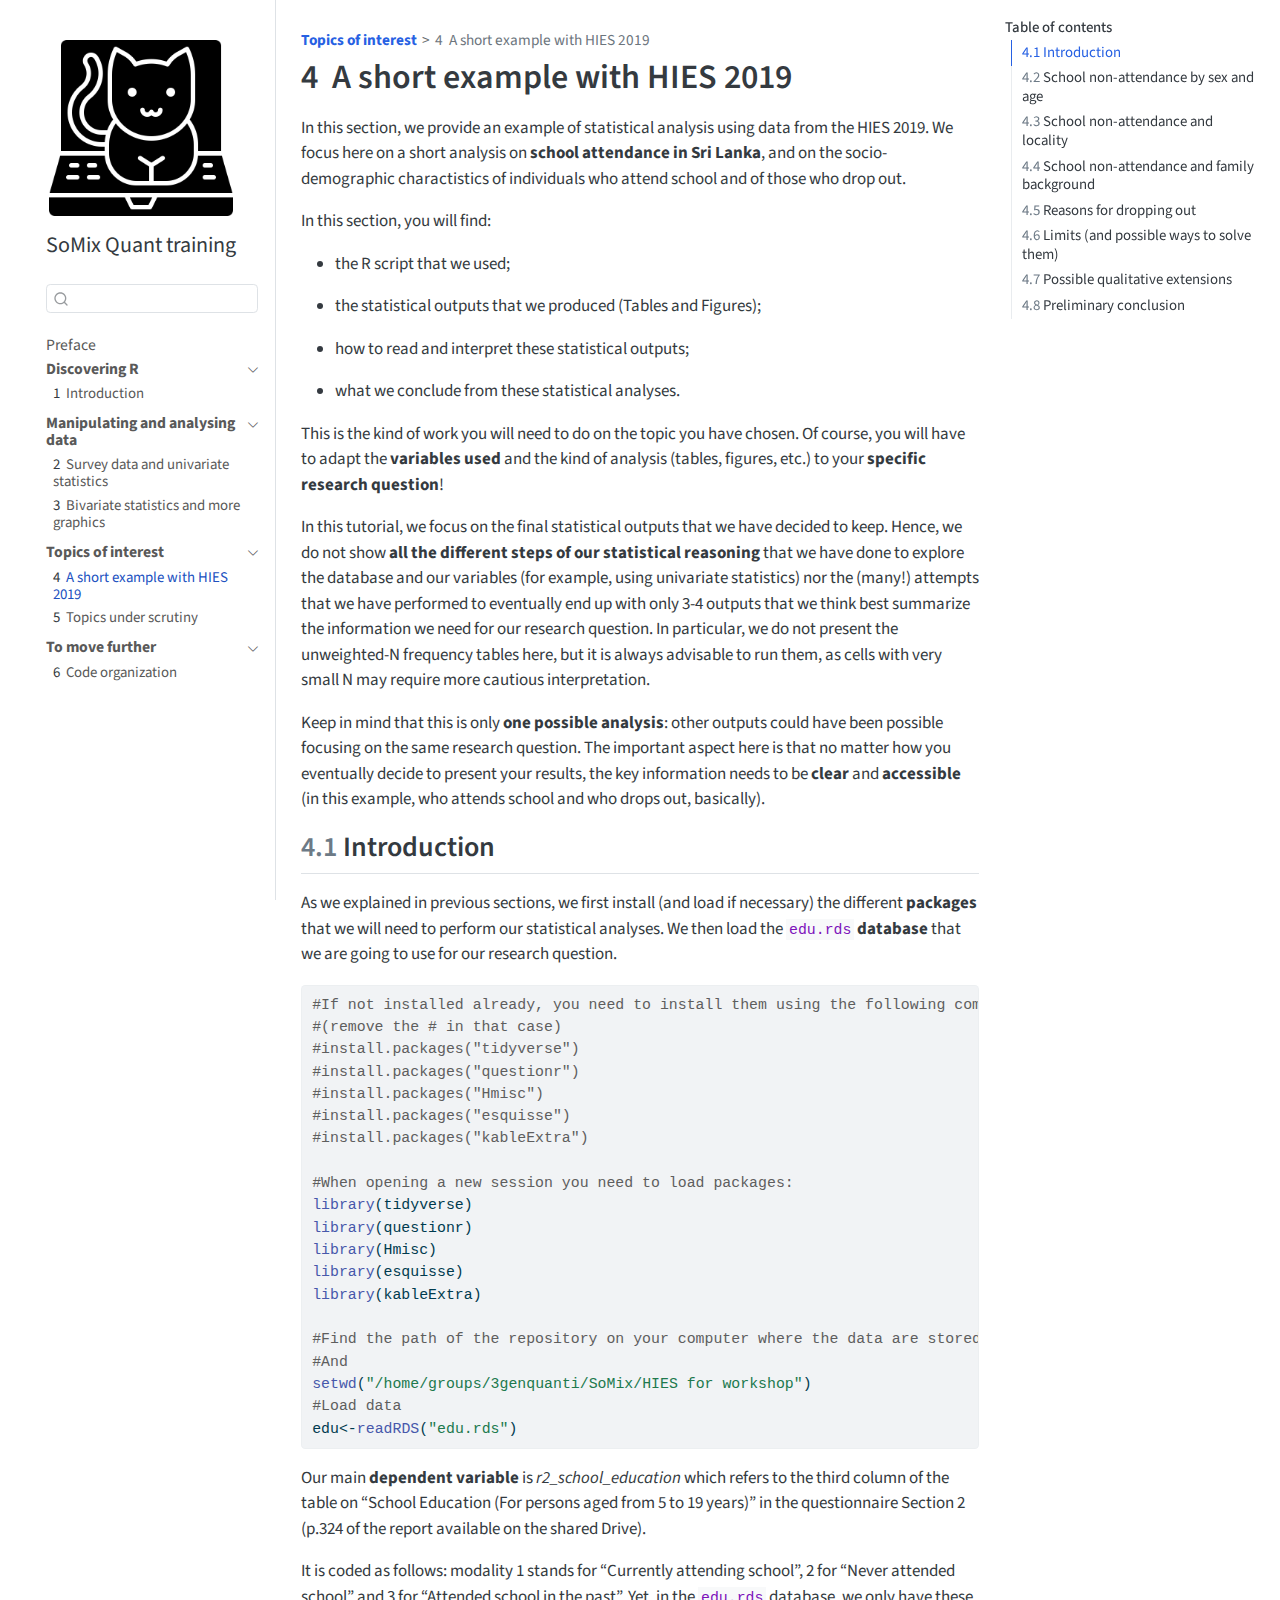
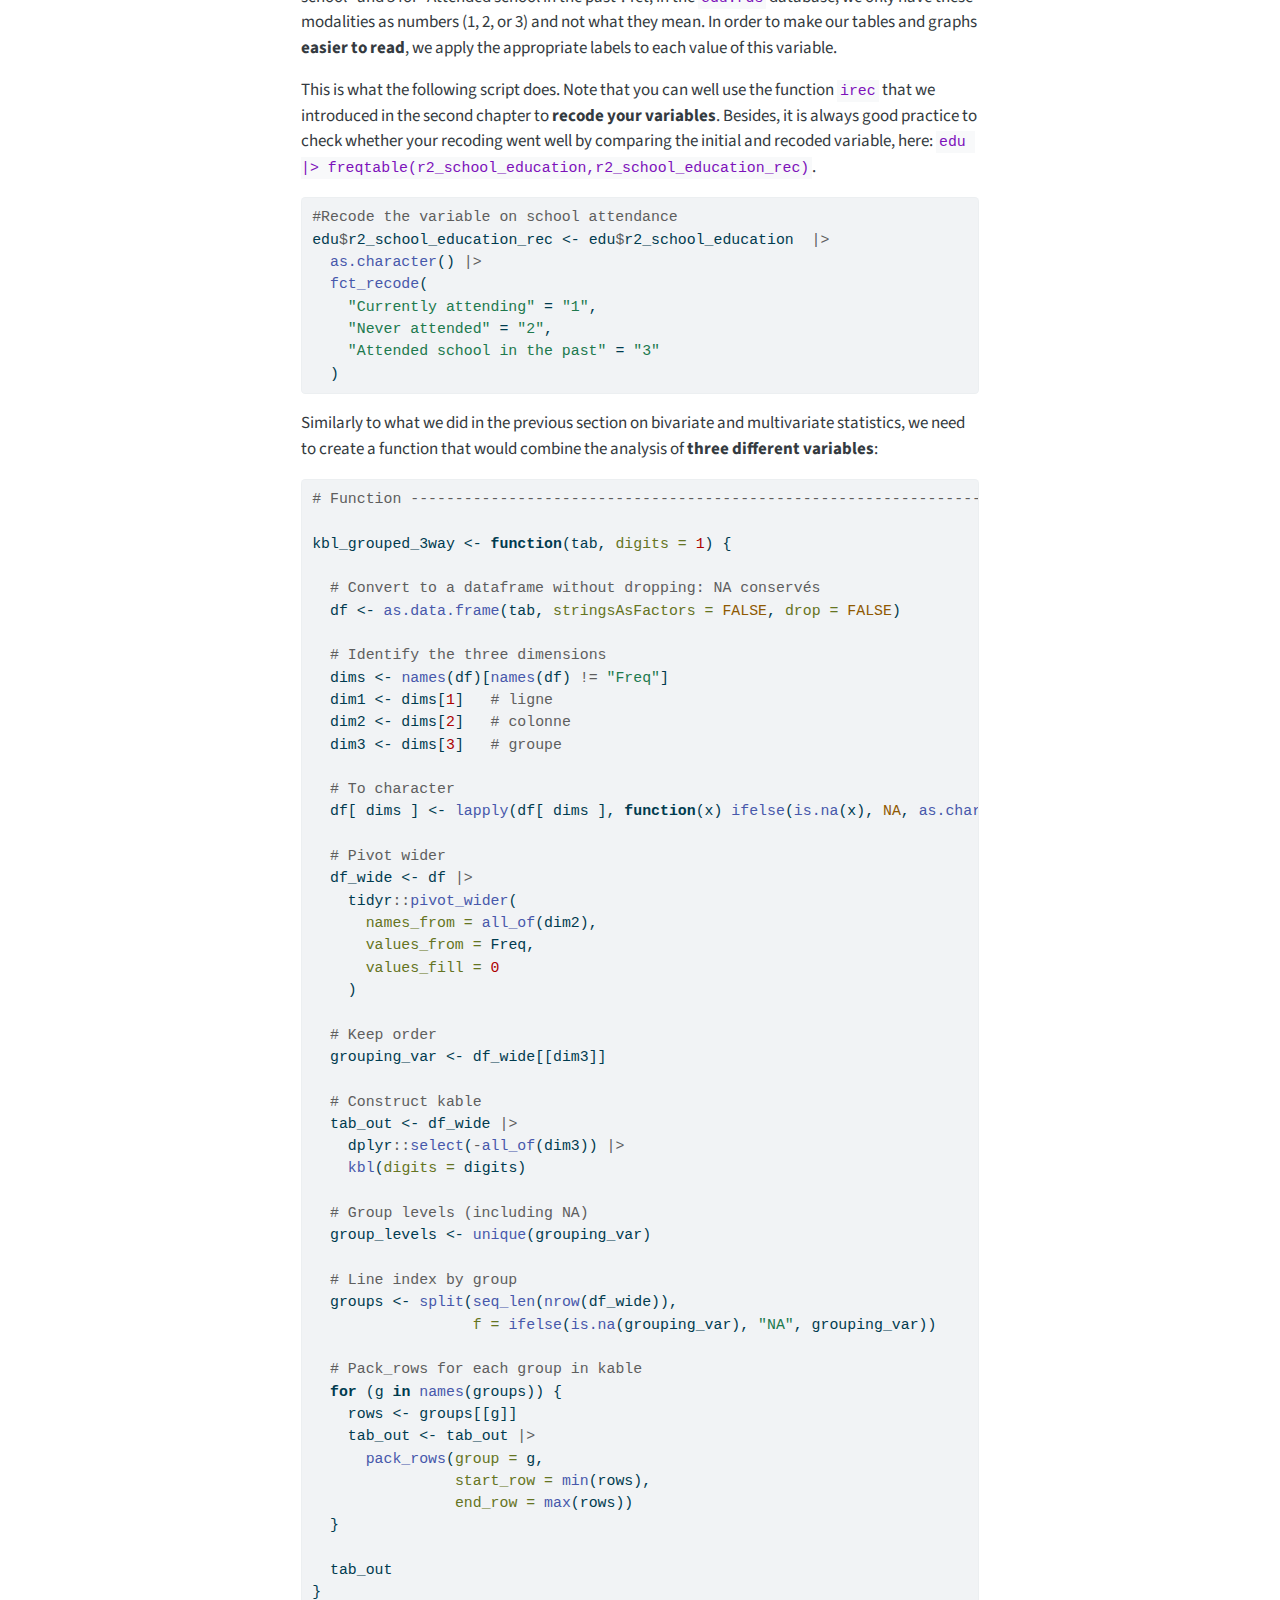
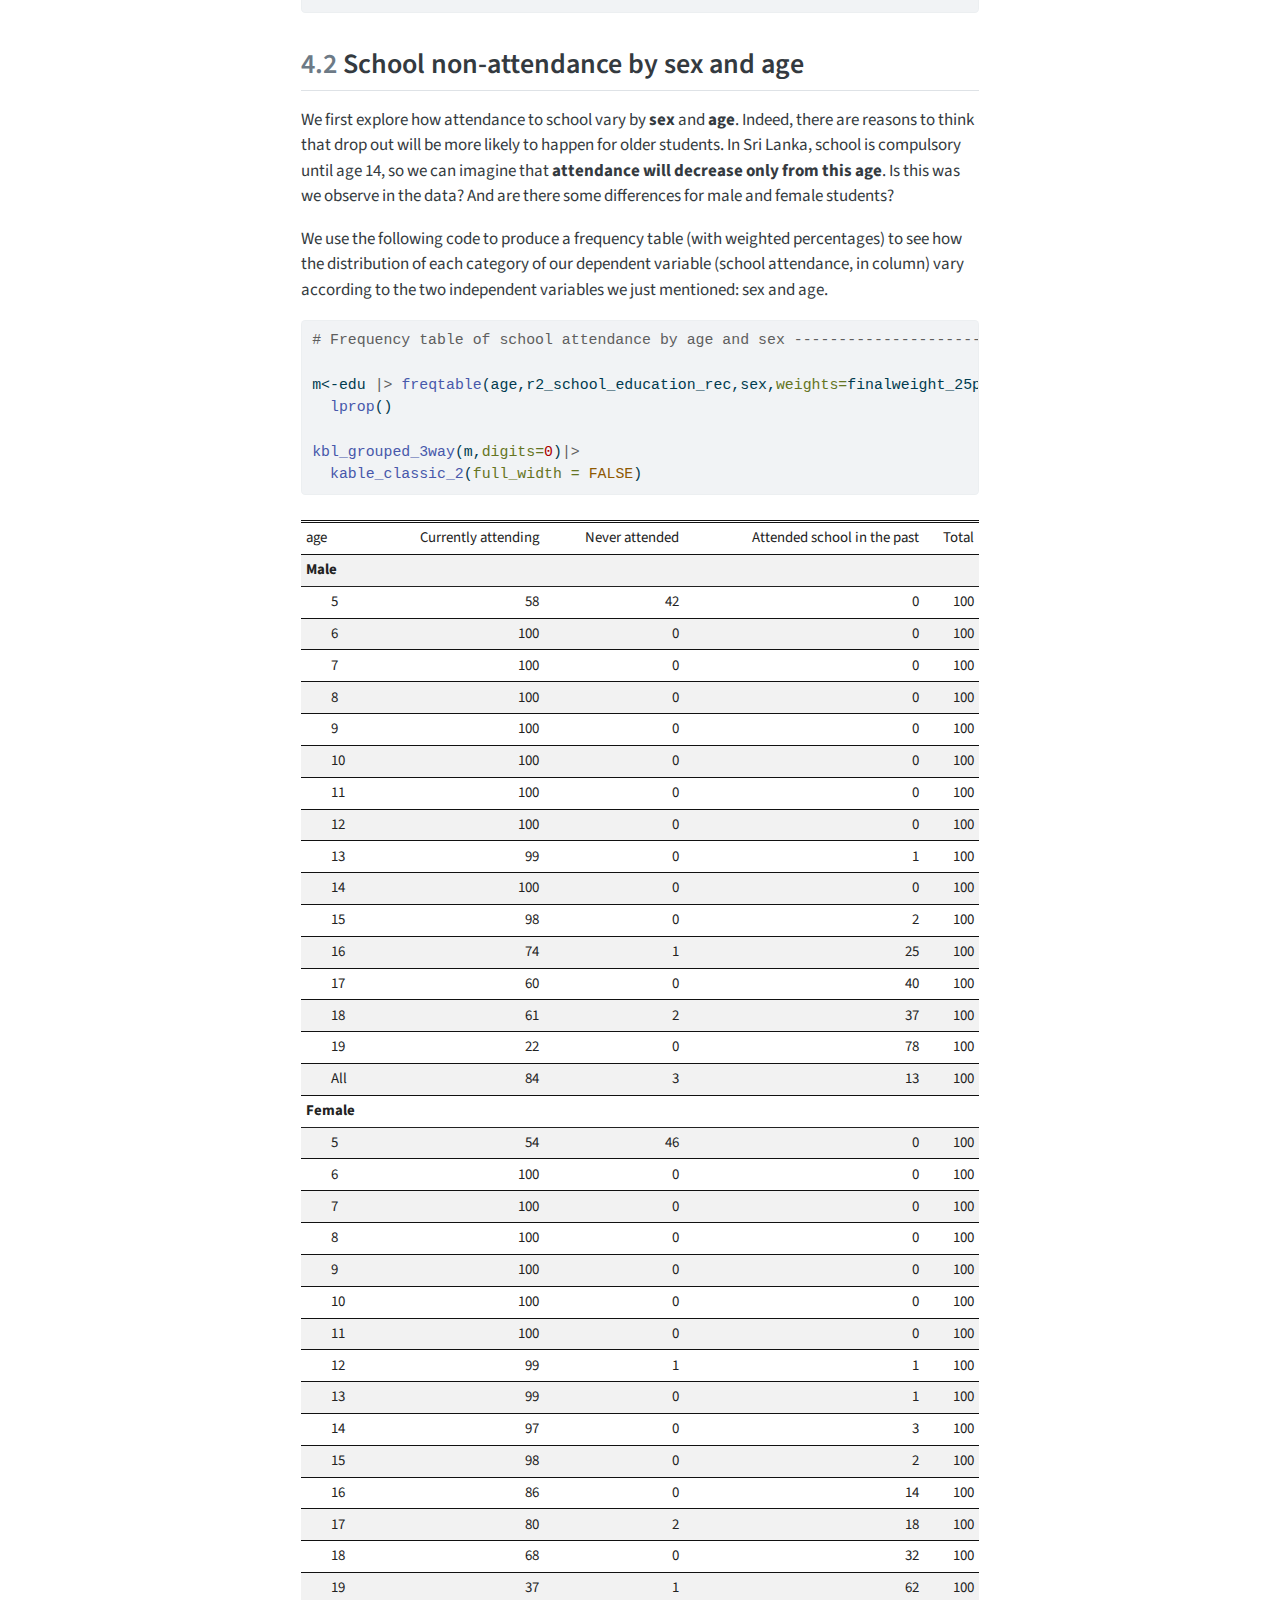
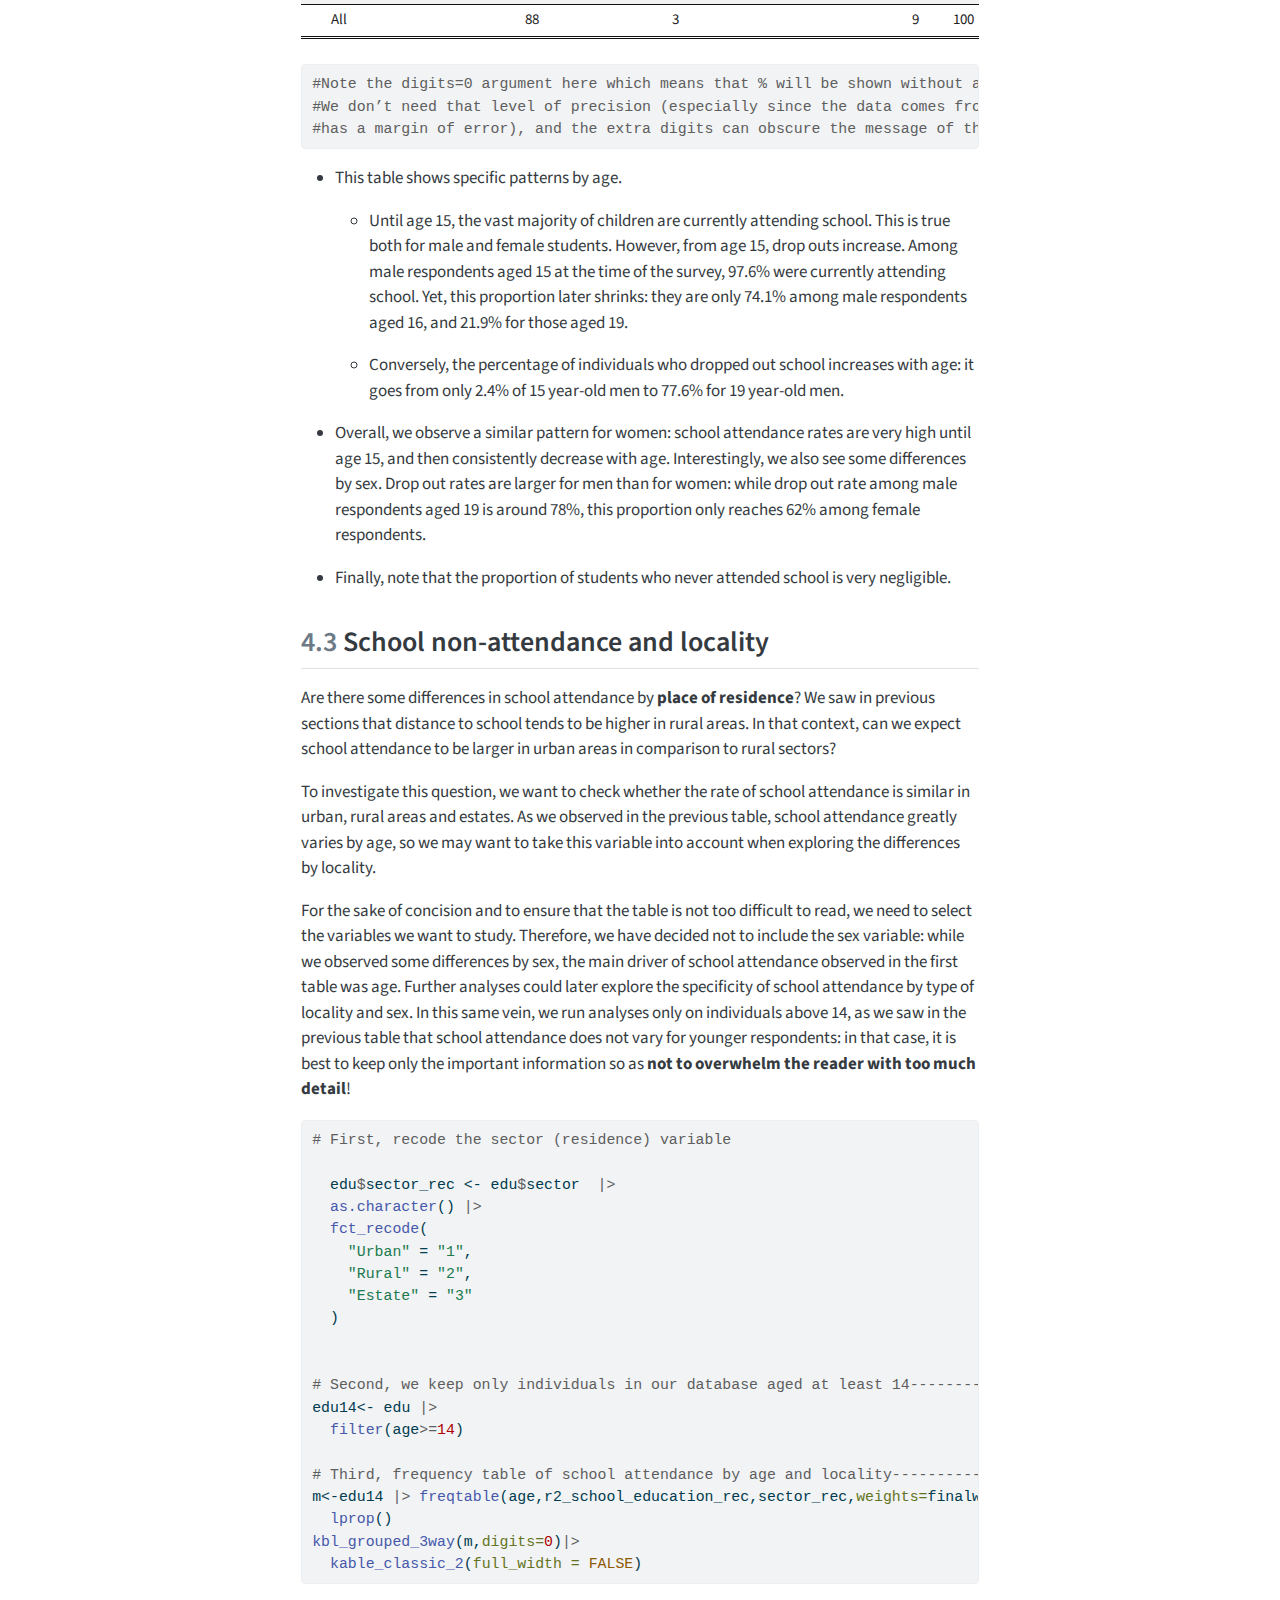
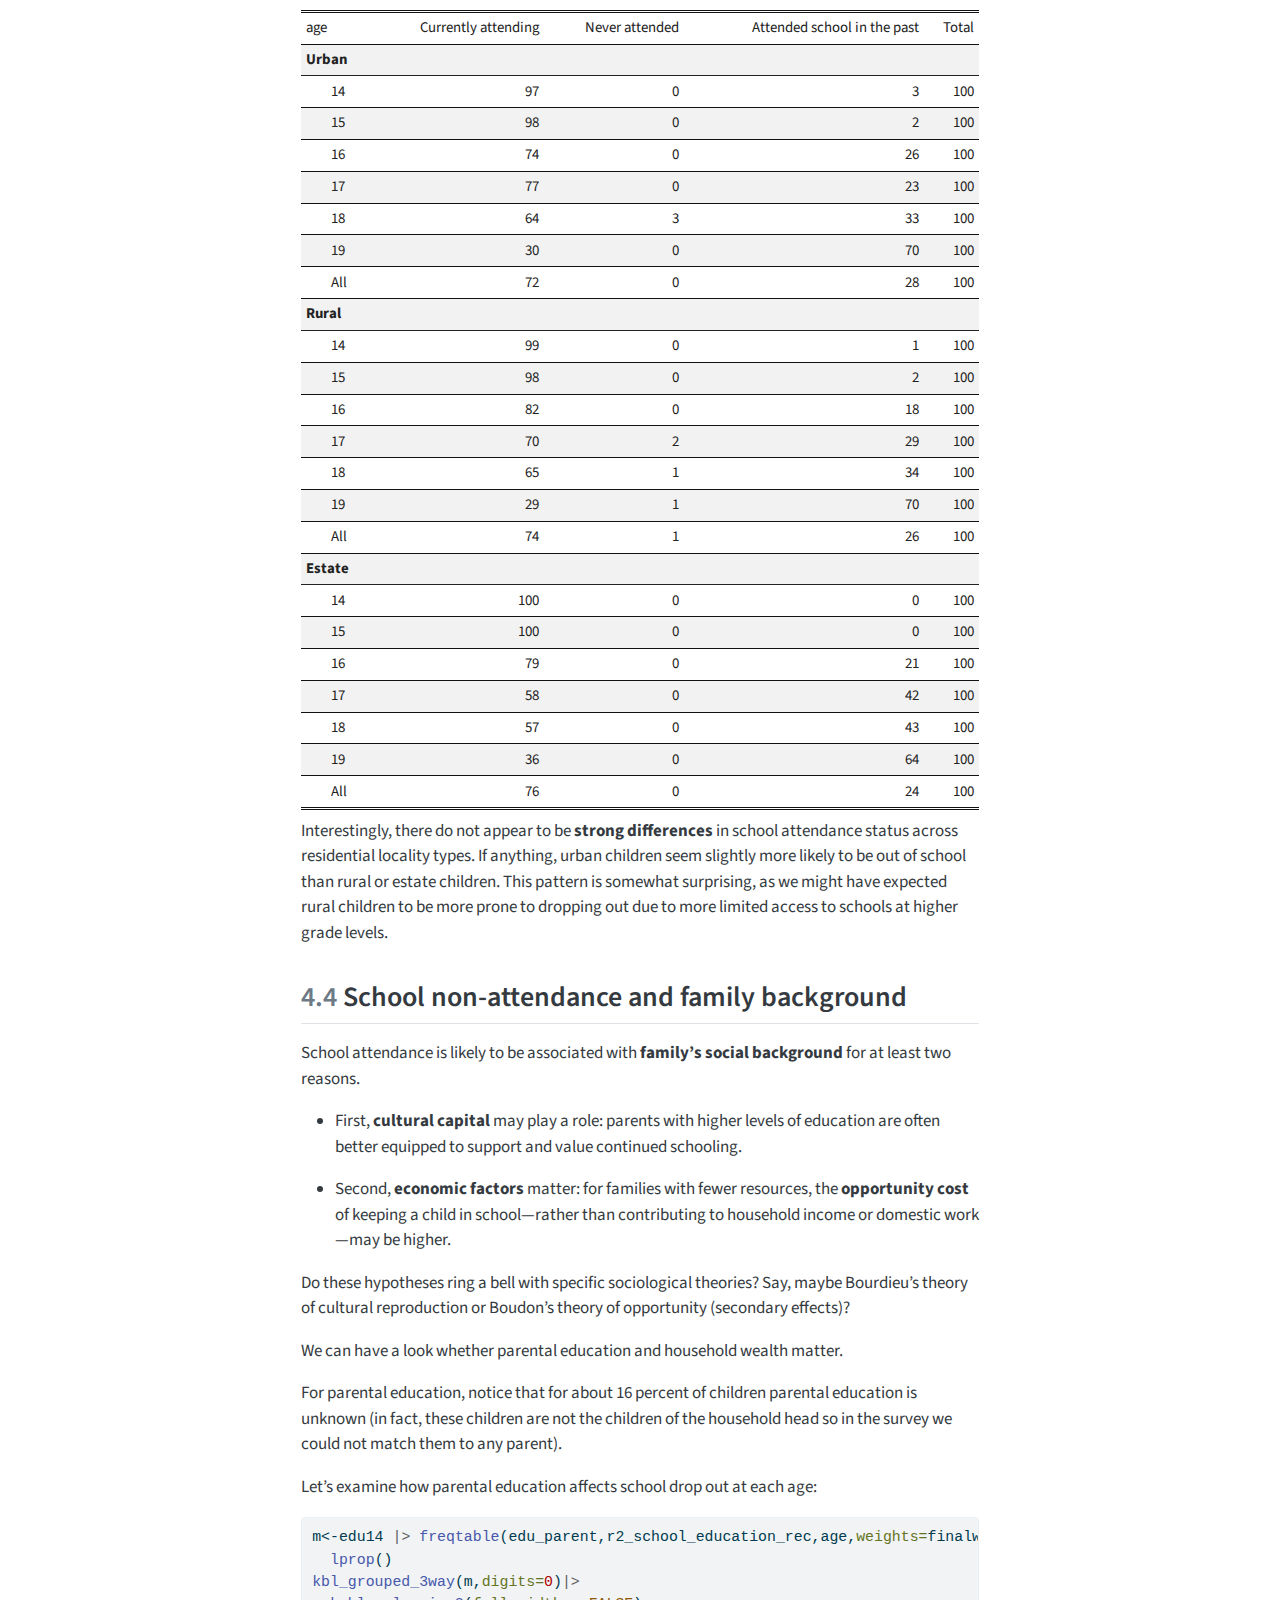
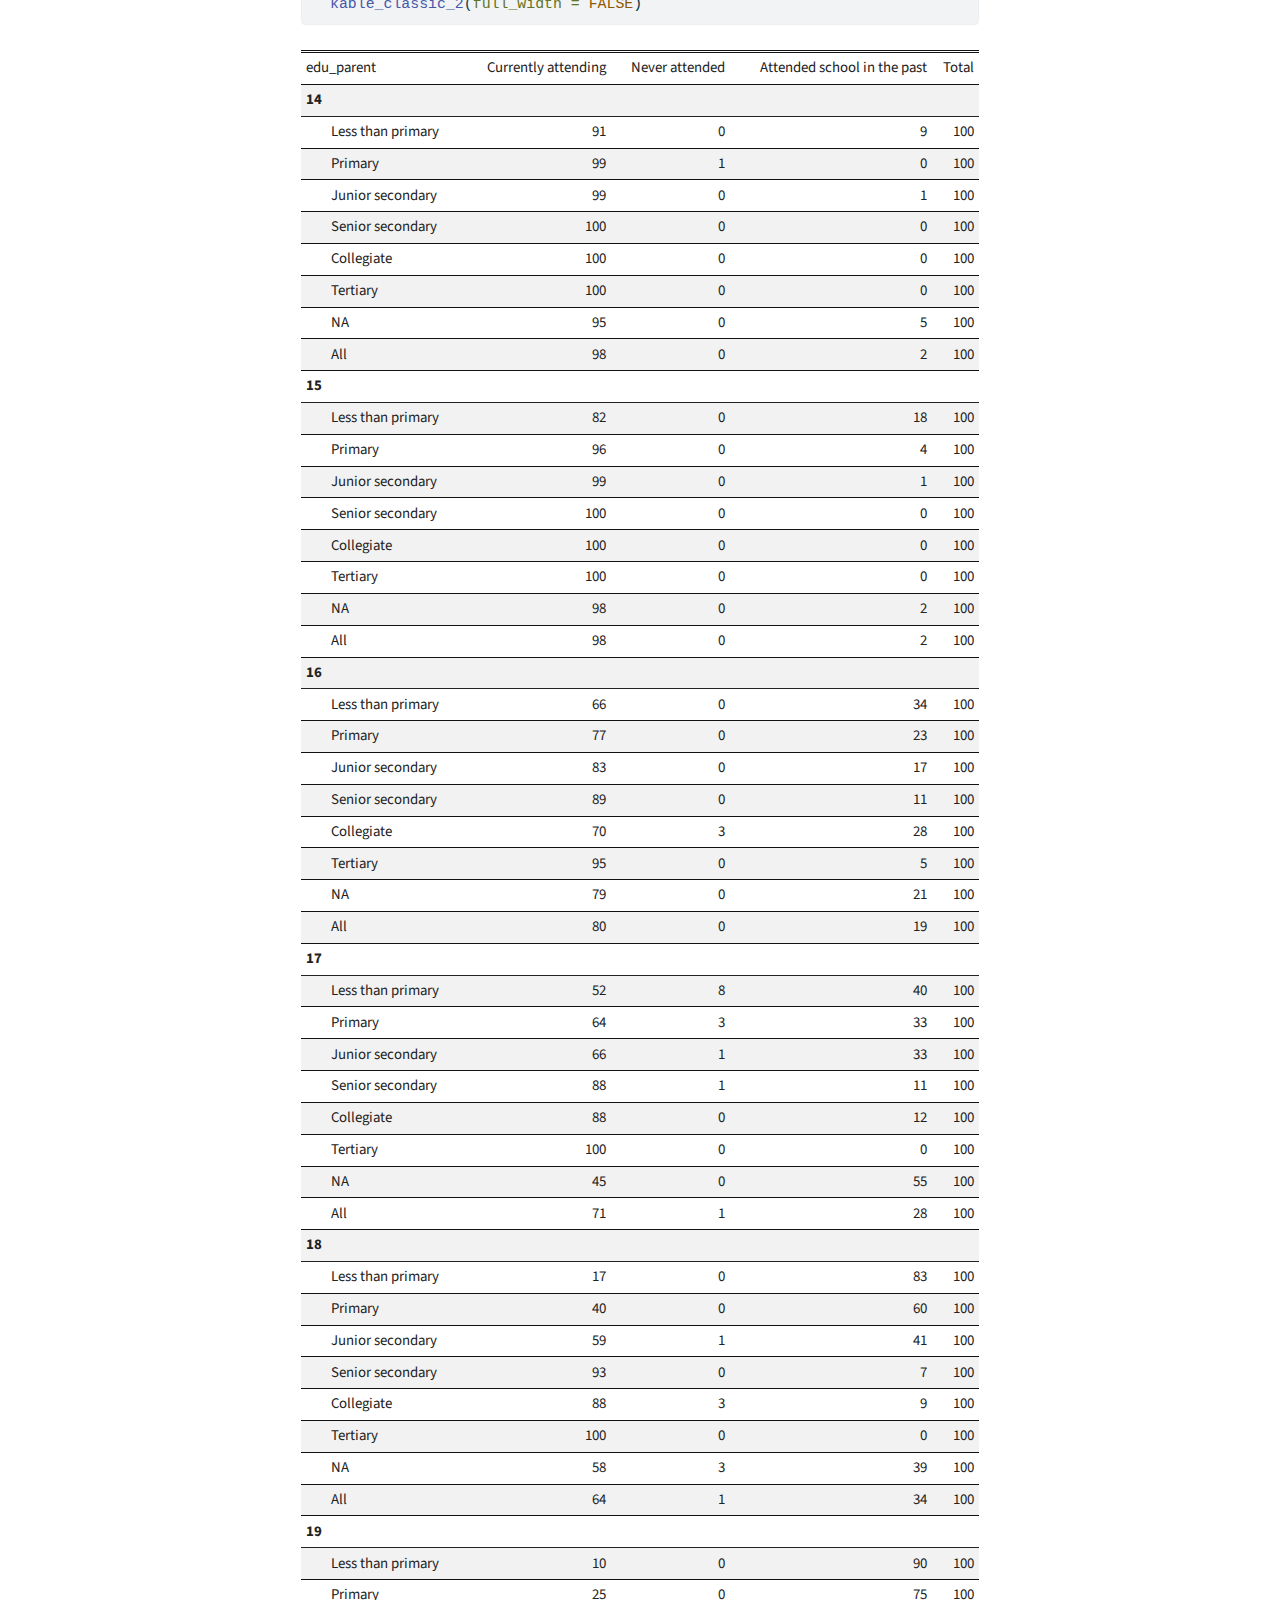
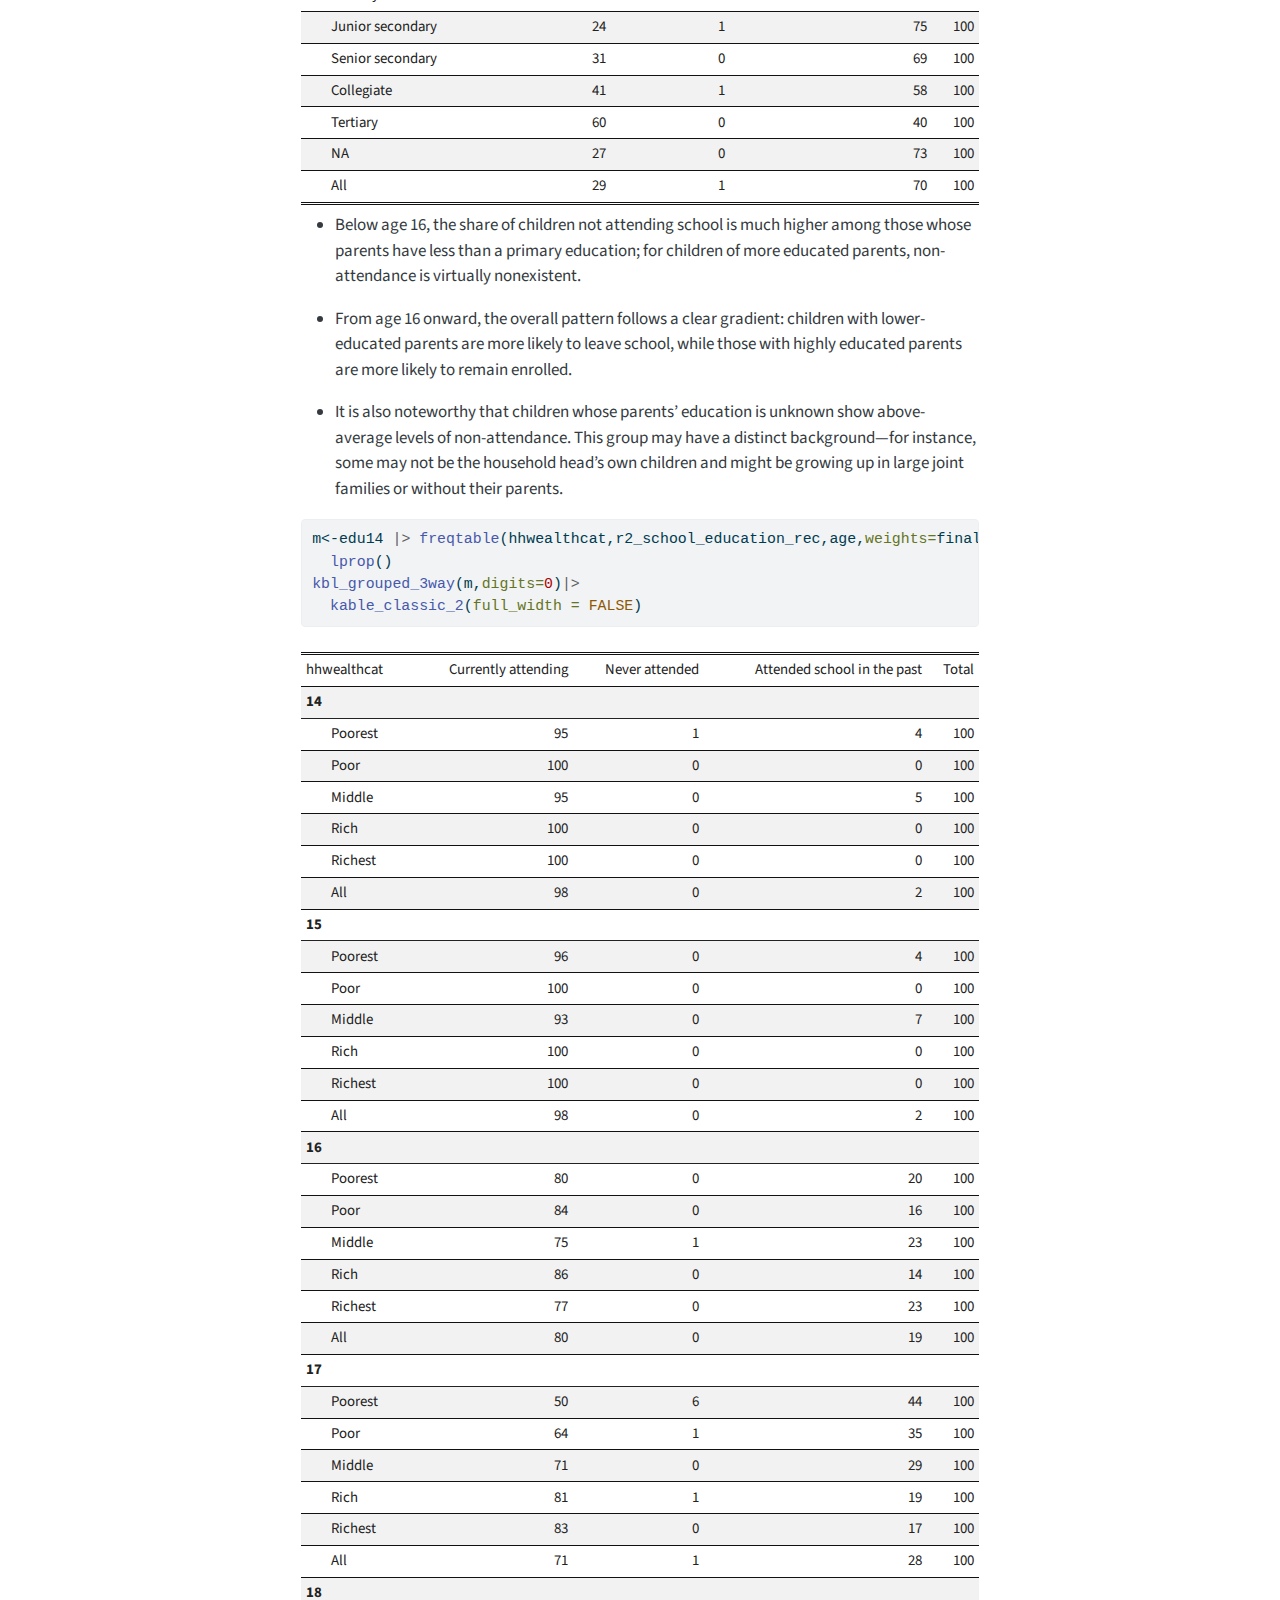
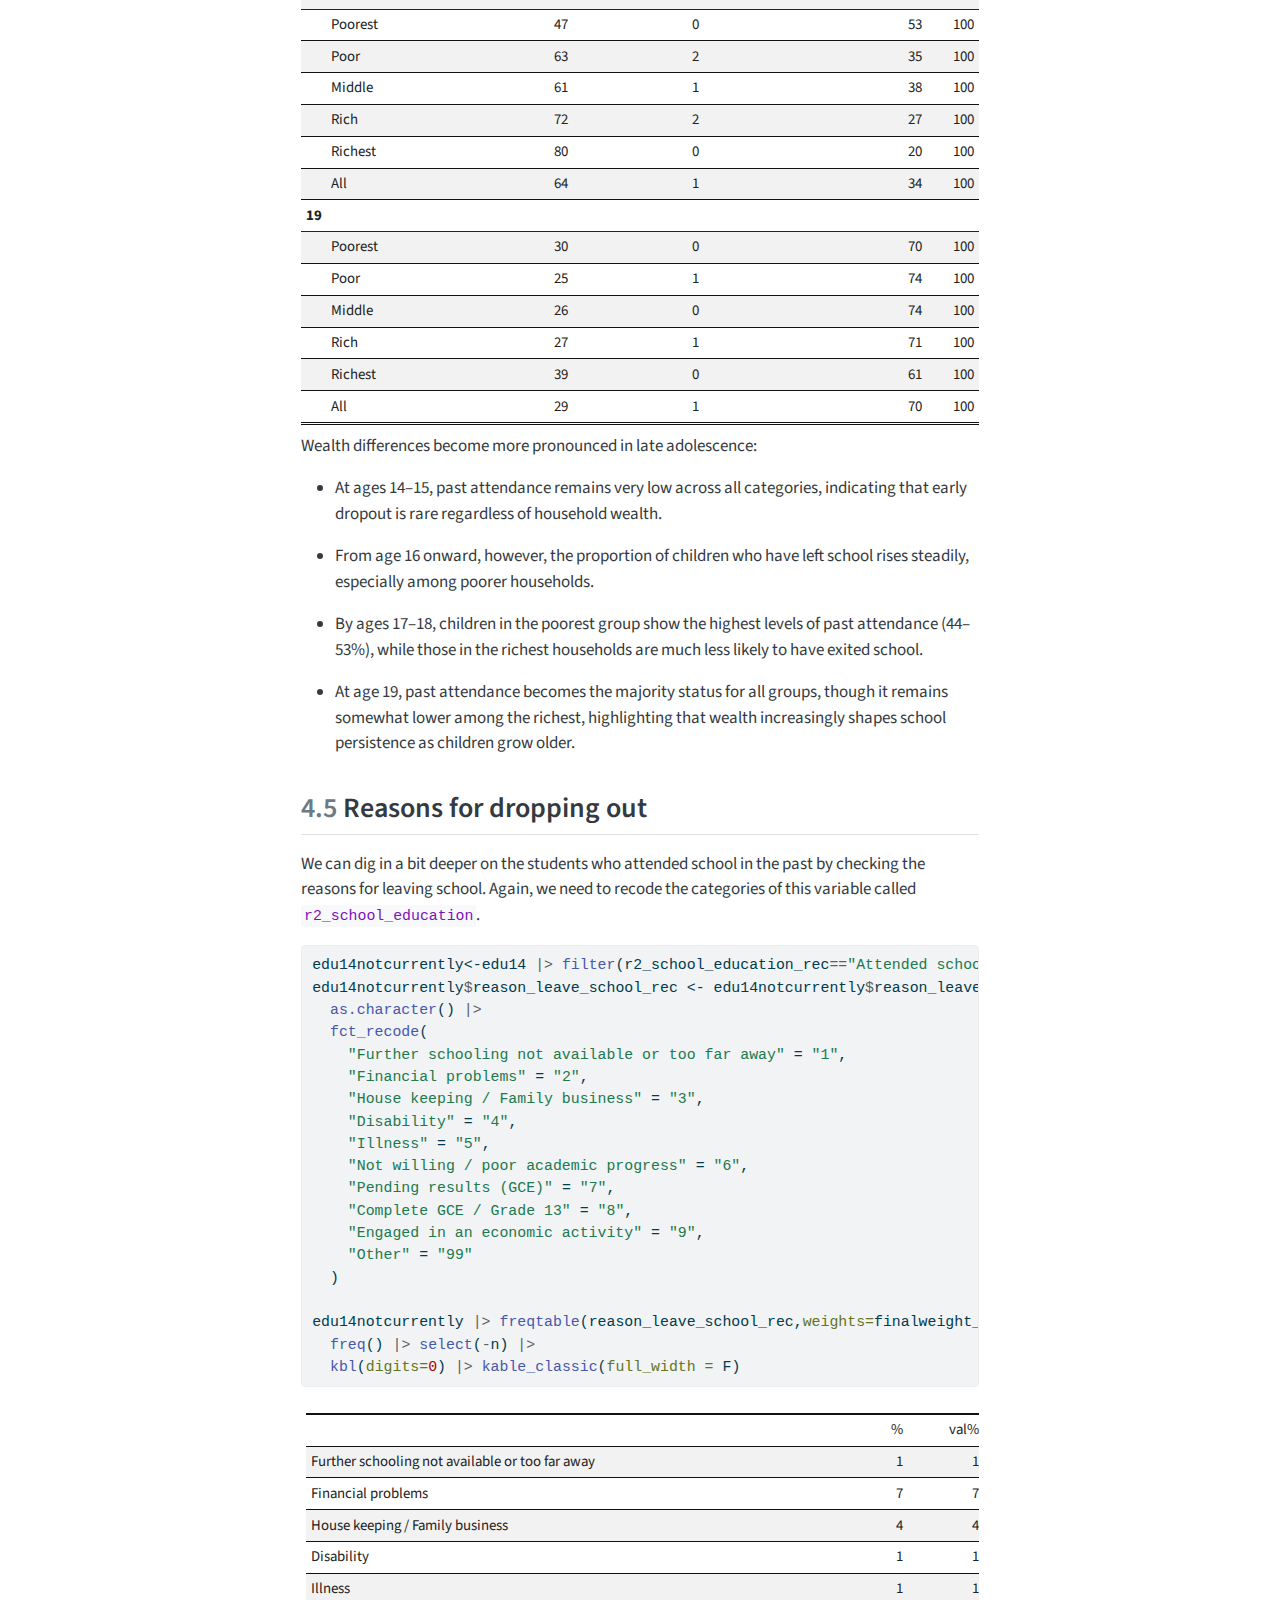
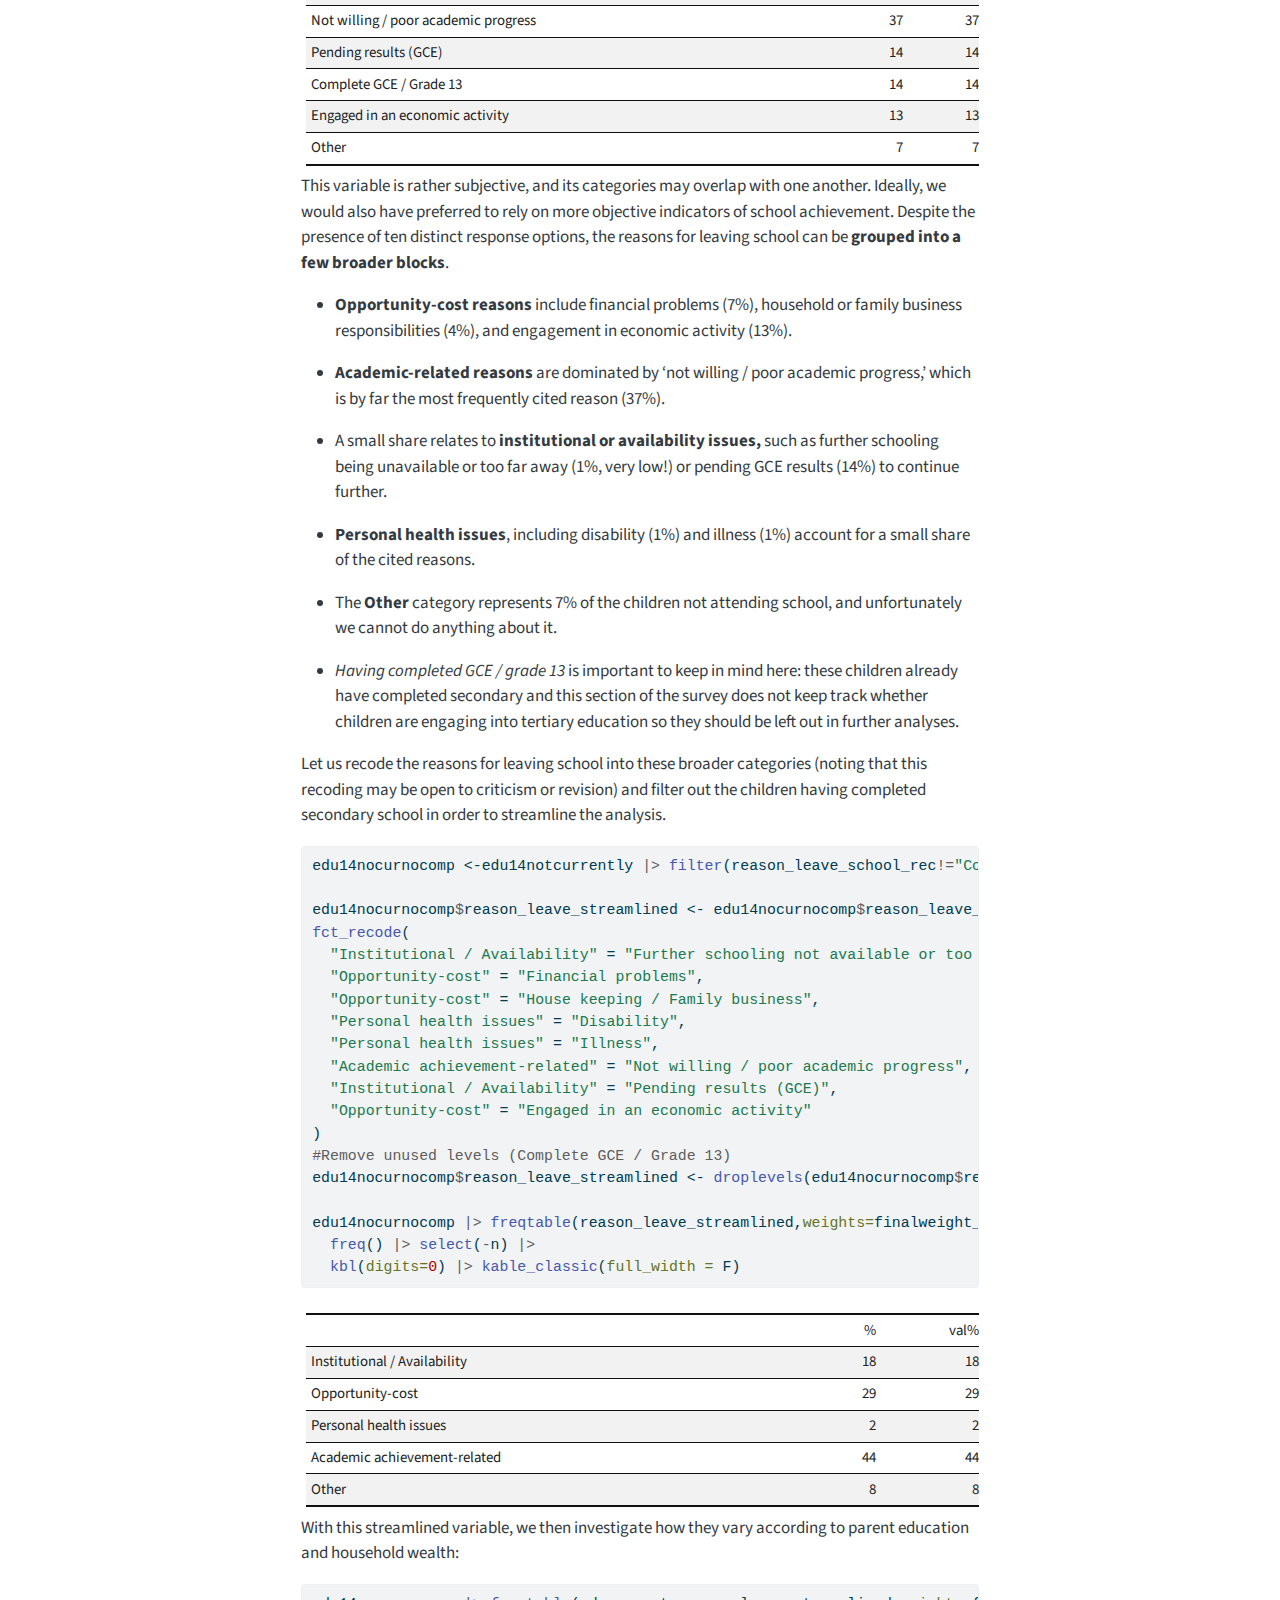
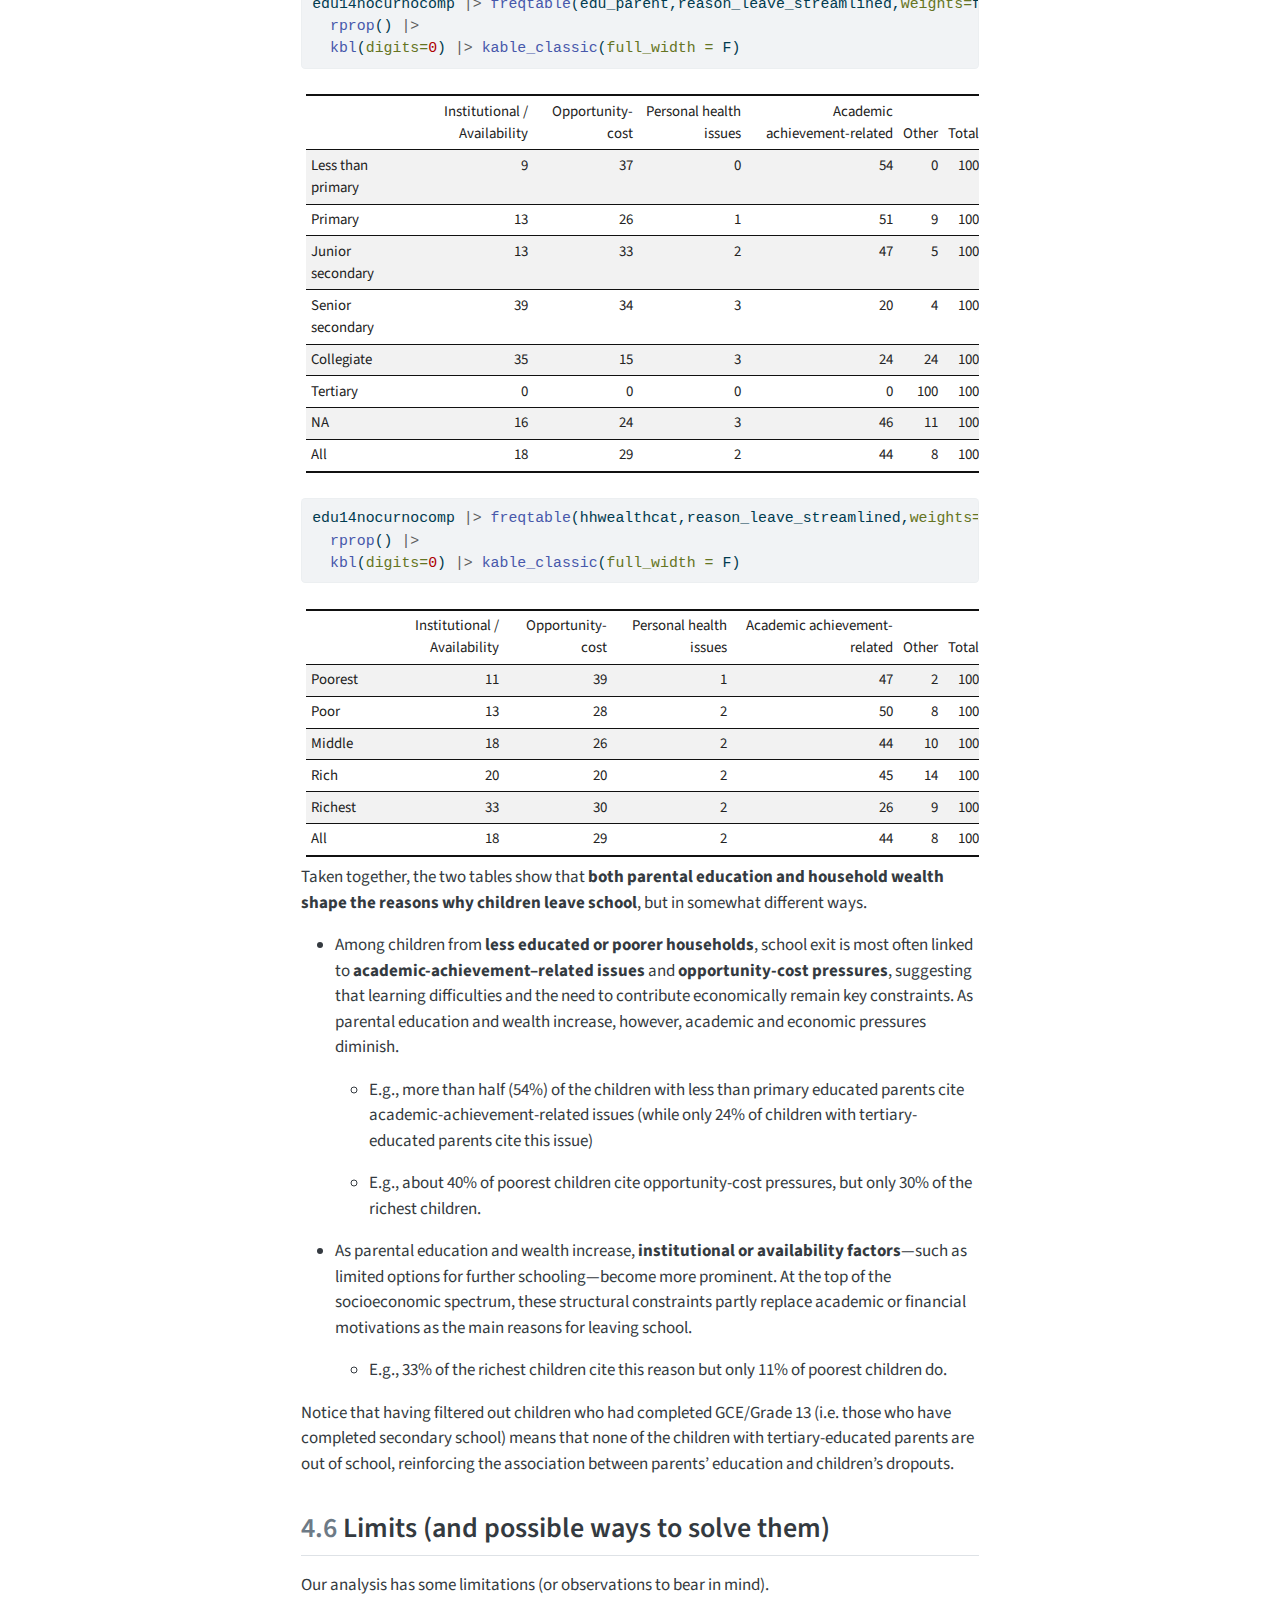
<file: docs/tutorial.html>
<!DOCTYPE html>
<html xmlns="http://www.w3.org/1999/xhtml" lang="en" xml:lang="en"><head>

<meta charset="utf-8">
<meta name="generator" content="quarto-1.5.57">

<meta name="viewport" content="width=device-width, initial-scale=1.0, user-scalable=yes">


<title>4&nbsp; A short example with HIES 2019 – SoMix Quant training</title>
<style>
code{white-space: pre-wrap;}
span.smallcaps{font-variant: small-caps;}
div.columns{display: flex; gap: min(4vw, 1.5em);}
div.column{flex: auto; overflow-x: auto;}
div.hanging-indent{margin-left: 1.5em; text-indent: -1.5em;}
ul.task-list{list-style: none;}
ul.task-list li input[type="checkbox"] {
  width: 0.8em;
  margin: 0 0.8em 0.2em -1em; /* quarto-specific, see https://github.com/quarto-dev/quarto-cli/issues/4556 */ 
  vertical-align: middle;
}
/* CSS for syntax highlighting */
pre > code.sourceCode { white-space: pre; position: relative; }
pre > code.sourceCode > span { line-height: 1.25; }
pre > code.sourceCode > span:empty { height: 1.2em; }
.sourceCode { overflow: visible; }
code.sourceCode > span { color: inherit; text-decoration: inherit; }
div.sourceCode { margin: 1em 0; }
pre.sourceCode { margin: 0; }
@media screen {
div.sourceCode { overflow: auto; }
}
@media print {
pre > code.sourceCode { white-space: pre-wrap; }
pre > code.sourceCode > span { display: inline-block; text-indent: -5em; padding-left: 5em; }
}
pre.numberSource code
  { counter-reset: source-line 0; }
pre.numberSource code > span
  { position: relative; left: -4em; counter-increment: source-line; }
pre.numberSource code > span > a:first-child::before
  { content: counter(source-line);
    position: relative; left: -1em; text-align: right; vertical-align: baseline;
    border: none; display: inline-block;
    -webkit-touch-callout: none; -webkit-user-select: none;
    -khtml-user-select: none; -moz-user-select: none;
    -ms-user-select: none; user-select: none;
    padding: 0 4px; width: 4em;
  }
pre.numberSource { margin-left: 3em;  padding-left: 4px; }
div.sourceCode
  {   }
@media screen {
pre > code.sourceCode > span > a:first-child::before { text-decoration: underline; }
}
</style>


<script src="site_libs/quarto-nav/quarto-nav.js"></script>
<script src="site_libs/quarto-nav/headroom.min.js"></script>
<script src="site_libs/clipboard/clipboard.min.js"></script>
<script src="site_libs/quarto-search/autocomplete.umd.js"></script>
<script src="site_libs/quarto-search/fuse.min.js"></script>
<script src="site_libs/quarto-search/quarto-search.js"></script>
<meta name="quarto:offset" content="./">
<link href="./topics.html" rel="next">
<link href="./statbis.html" rel="prev">
<link href="./images/icon.png" rel="icon" type="image/png">
<script src="site_libs/quarto-html/quarto.js"></script>
<script src="site_libs/quarto-html/popper.min.js"></script>
<script src="site_libs/quarto-html/tippy.umd.min.js"></script>
<script src="site_libs/quarto-html/anchor.min.js"></script>
<link href="site_libs/quarto-html/tippy.css" rel="stylesheet">
<link href="site_libs/quarto-html/quarto-syntax-highlighting.css" rel="stylesheet" id="quarto-text-highlighting-styles">
<script src="site_libs/bootstrap/bootstrap.min.js"></script>
<link href="site_libs/bootstrap/bootstrap-icons.css" rel="stylesheet">
<link href="site_libs/bootstrap/bootstrap.min.css" rel="stylesheet" id="quarto-bootstrap" data-mode="light">
<script id="quarto-search-options" type="application/json">{
  "location": "sidebar",
  "copy-button": false,
  "collapse-after": 3,
  "panel-placement": "start",
  "type": "textbox",
  "limit": 50,
  "keyboard-shortcut": [
    "f",
    "/",
    "s"
  ],
  "language": {
    "search-no-results-text": "No results",
    "search-matching-documents-text": "matching documents",
    "search-copy-link-title": "Copy link to search",
    "search-hide-matches-text": "Hide additional matches",
    "search-more-match-text": "more match in this document",
    "search-more-matches-text": "more matches in this document",
    "search-clear-button-title": "Clear",
    "search-text-placeholder": "",
    "search-detached-cancel-button-title": "Cancel",
    "search-submit-button-title": "Submit",
    "search-label": "Search"
  }
}</script>
<script src="site_libs/kePrint-0.0.1/kePrint.js"></script>
<link href="site_libs/lightable-0.0.1/lightable.css" rel="stylesheet">


</head>

<body class="nav-sidebar floating">

<div id="quarto-search-results"></div>
  <header id="quarto-header" class="headroom fixed-top">
  <nav class="quarto-secondary-nav">
    <div class="container-fluid d-flex">
      <button type="button" class="quarto-btn-toggle btn" data-bs-toggle="collapse" role="button" data-bs-target=".quarto-sidebar-collapse-item" aria-controls="quarto-sidebar" aria-expanded="false" aria-label="Toggle sidebar navigation" onclick="if (window.quartoToggleHeadroom) { window.quartoToggleHeadroom(); }">
        <i class="bi bi-layout-text-sidebar-reverse"></i>
      </button>
        <nav class="quarto-page-breadcrumbs" aria-label="breadcrumb"><ol class="breadcrumb"><li class="breadcrumb-item"><a href="./tutorial.html"><strong>Topics of interest</strong></a></li><li class="breadcrumb-item"><a href="./tutorial.html"><span class="chapter-number">4</span>&nbsp; <span class="chapter-title">A short example with HIES 2019</span></a></li></ol></nav>
        <a class="flex-grow-1" role="navigation" data-bs-toggle="collapse" data-bs-target=".quarto-sidebar-collapse-item" aria-controls="quarto-sidebar" aria-expanded="false" aria-label="Toggle sidebar navigation" onclick="if (window.quartoToggleHeadroom) { window.quartoToggleHeadroom(); }">      
        </a>
      <button type="button" class="btn quarto-search-button" aria-label="Search" onclick="window.quartoOpenSearch();">
        <i class="bi bi-search"></i>
      </button>
    </div>
  </nav>
</header>
<!-- content -->
<div id="quarto-content" class="quarto-container page-columns page-rows-contents page-layout-article">
<!-- sidebar -->
  <nav id="quarto-sidebar" class="sidebar collapse collapse-horizontal quarto-sidebar-collapse-item sidebar-navigation floating overflow-auto">
    <div class="pt-lg-2 mt-2 text-left sidebar-header sidebar-header-stacked">
      <a href="./index.html" class="sidebar-logo-link">
      <img src="./images/icon.png" alt="" class="sidebar-logo py-0 d-lg-inline d-none">
      </a>
    <div class="sidebar-title mb-0 py-0">
      <a href="./">SoMix Quant training</a> 
    </div>
      </div>
        <div class="mt-2 flex-shrink-0 align-items-center">
        <div class="sidebar-search">
        <div id="quarto-search" class="" title="Search"></div>
        </div>
        </div>
    <div class="sidebar-menu-container"> 
    <ul class="list-unstyled mt-1">
        <li class="sidebar-item">
  <div class="sidebar-item-container"> 
  <a href="./index.html" class="sidebar-item-text sidebar-link">
 <span class="menu-text">Preface</span></a>
  </div>
</li>
        <li class="sidebar-item sidebar-item-section">
      <div class="sidebar-item-container"> 
            <a class="sidebar-item-text sidebar-link text-start" data-bs-toggle="collapse" data-bs-target="#quarto-sidebar-section-1" role="navigation" aria-expanded="true">
 <span class="menu-text"><strong>Discovering R</strong></span></a>
          <a class="sidebar-item-toggle text-start" data-bs-toggle="collapse" data-bs-target="#quarto-sidebar-section-1" role="navigation" aria-expanded="true" aria-label="Toggle section">
            <i class="bi bi-chevron-right ms-2"></i>
          </a> 
      </div>
      <ul id="quarto-sidebar-section-1" class="collapse list-unstyled sidebar-section depth1 show">  
          <li class="sidebar-item">
  <div class="sidebar-item-container"> 
  <a href="./intro.html" class="sidebar-item-text sidebar-link">
 <span class="menu-text"><span class="chapter-number">1</span>&nbsp; <span class="chapter-title">Introduction</span></span></a>
  </div>
</li>
      </ul>
  </li>
        <li class="sidebar-item sidebar-item-section">
      <div class="sidebar-item-container"> 
            <a class="sidebar-item-text sidebar-link text-start" data-bs-toggle="collapse" data-bs-target="#quarto-sidebar-section-2" role="navigation" aria-expanded="true">
 <span class="menu-text"><strong>Manipulating and analysing data</strong></span></a>
          <a class="sidebar-item-toggle text-start" data-bs-toggle="collapse" data-bs-target="#quarto-sidebar-section-2" role="navigation" aria-expanded="true" aria-label="Toggle section">
            <i class="bi bi-chevron-right ms-2"></i>
          </a> 
      </div>
      <ul id="quarto-sidebar-section-2" class="collapse list-unstyled sidebar-section depth1 show">  
          <li class="sidebar-item">
  <div class="sidebar-item-container"> 
  <a href="./statunis.html" class="sidebar-item-text sidebar-link">
 <span class="menu-text"><span class="chapter-number">2</span>&nbsp; <span class="chapter-title">Survey data and univariate statistics</span></span></a>
  </div>
</li>
          <li class="sidebar-item">
  <div class="sidebar-item-container"> 
  <a href="./statbis.html" class="sidebar-item-text sidebar-link">
 <span class="menu-text"><span class="chapter-number">3</span>&nbsp; <span class="chapter-title">Bivariate statistics and more graphics</span></span></a>
  </div>
</li>
      </ul>
  </li>
        <li class="sidebar-item sidebar-item-section">
      <div class="sidebar-item-container"> 
            <a class="sidebar-item-text sidebar-link text-start" data-bs-toggle="collapse" data-bs-target="#quarto-sidebar-section-3" role="navigation" aria-expanded="true">
 <span class="menu-text"><strong>Topics of interest</strong></span></a>
          <a class="sidebar-item-toggle text-start" data-bs-toggle="collapse" data-bs-target="#quarto-sidebar-section-3" role="navigation" aria-expanded="true" aria-label="Toggle section">
            <i class="bi bi-chevron-right ms-2"></i>
          </a> 
      </div>
      <ul id="quarto-sidebar-section-3" class="collapse list-unstyled sidebar-section depth1 show">  
          <li class="sidebar-item">
  <div class="sidebar-item-container"> 
  <a href="./tutorial.html" class="sidebar-item-text sidebar-link active">
 <span class="menu-text"><span class="chapter-number">4</span>&nbsp; <span class="chapter-title">A short example with HIES 2019</span></span></a>
  </div>
</li>
          <li class="sidebar-item">
  <div class="sidebar-item-container"> 
  <a href="./topics.html" class="sidebar-item-text sidebar-link">
 <span class="menu-text"><span class="chapter-number">5</span>&nbsp; <span class="chapter-title">Topics under scrutiny</span></span></a>
  </div>
</li>
      </ul>
  </li>
        <li class="sidebar-item sidebar-item-section">
      <div class="sidebar-item-container"> 
            <a class="sidebar-item-text sidebar-link text-start" data-bs-toggle="collapse" data-bs-target="#quarto-sidebar-section-4" role="navigation" aria-expanded="true">
 <span class="menu-text"><strong>To move further</strong></span></a>
          <a class="sidebar-item-toggle text-start" data-bs-toggle="collapse" data-bs-target="#quarto-sidebar-section-4" role="navigation" aria-expanded="true" aria-label="Toggle section">
            <i class="bi bi-chevron-right ms-2"></i>
          </a> 
      </div>
      <ul id="quarto-sidebar-section-4" class="collapse list-unstyled sidebar-section depth1 show">  
          <li class="sidebar-item">
  <div class="sidebar-item-container"> 
  <a href="./syntaxe.html" class="sidebar-item-text sidebar-link">
 <span class="menu-text"><span class="chapter-number">6</span>&nbsp; <span class="chapter-title">Code organization</span></span></a>
  </div>
</li>
      </ul>
  </li>
    </ul>
    </div>
</nav>
<div id="quarto-sidebar-glass" class="quarto-sidebar-collapse-item" data-bs-toggle="collapse" data-bs-target=".quarto-sidebar-collapse-item"></div>
<!-- margin-sidebar -->
    <div id="quarto-margin-sidebar" class="sidebar margin-sidebar">
        <nav id="TOC" role="doc-toc" class="toc-active">
    <h2 id="toc-title">Table of contents</h2>
   
  <ul>
  <li><a href="#introduction" id="toc-introduction" class="nav-link active" data-scroll-target="#introduction"><span class="header-section-number">4.1</span> Introduction</a></li>
  <li><a href="#school-non-attendance-by-sex-and-age" id="toc-school-non-attendance-by-sex-and-age" class="nav-link" data-scroll-target="#school-non-attendance-by-sex-and-age"><span class="header-section-number">4.2</span> School non-attendance by sex and age</a></li>
  <li><a href="#school-non-attendance-and-locality" id="toc-school-non-attendance-and-locality" class="nav-link" data-scroll-target="#school-non-attendance-and-locality"><span class="header-section-number">4.3</span> School non-attendance and locality</a></li>
  <li><a href="#school-non-attendance-and-family-background" id="toc-school-non-attendance-and-family-background" class="nav-link" data-scroll-target="#school-non-attendance-and-family-background"><span class="header-section-number">4.4</span> School non-attendance and family background</a></li>
  <li><a href="#reasons-for-dropping-out" id="toc-reasons-for-dropping-out" class="nav-link" data-scroll-target="#reasons-for-dropping-out"><span class="header-section-number">4.5</span> Reasons for dropping out</a></li>
  <li><a href="#limits-and-possible-ways-to-solve-them" id="toc-limits-and-possible-ways-to-solve-them" class="nav-link" data-scroll-target="#limits-and-possible-ways-to-solve-them"><span class="header-section-number">4.6</span> Limits (and possible ways to solve them)</a></li>
  <li><a href="#possible-qualitative-extensions" id="toc-possible-qualitative-extensions" class="nav-link" data-scroll-target="#possible-qualitative-extensions"><span class="header-section-number">4.7</span> Possible qualitative extensions</a></li>
  <li><a href="#preliminary-conclusion" id="toc-preliminary-conclusion" class="nav-link" data-scroll-target="#preliminary-conclusion"><span class="header-section-number">4.8</span> Preliminary conclusion</a></li>
  </ul>
</nav>
    </div>
<!-- main -->
<main class="content" id="quarto-document-content">

<header id="title-block-header" class="quarto-title-block default"><nav class="quarto-page-breadcrumbs quarto-title-breadcrumbs d-none d-lg-block" aria-label="breadcrumb"><ol class="breadcrumb"><li class="breadcrumb-item"><a href="./tutorial.html"><strong>Topics of interest</strong></a></li><li class="breadcrumb-item"><a href="./tutorial.html"><span class="chapter-number">4</span>&nbsp; <span class="chapter-title">A short example with HIES 2019</span></a></li></ol></nav>
<div class="quarto-title">
<h1 class="title"><span class="chapter-number">4</span>&nbsp; <span class="chapter-title">A short example with HIES 2019</span></h1>
</div>



<div class="quarto-title-meta">

    
  
    
  </div>
  


</header>


<p>In this section, we provide an example of statistical analysis using data from the HIES 2019. We focus here on a short analysis on <strong>school attendance in Sri Lanka</strong>, and on the socio-demographic charactistics of individuals who attend school and of those who drop out.</p>
<p>In this section, you will find:</p>
<ul>
<li><p>the R script that we used;</p></li>
<li><p>the statistical outputs that we produced (Tables and Figures);</p></li>
<li><p>how to read and interpret these statistical outputs;</p></li>
<li><p>what we conclude from these statistical analyses.</p></li>
</ul>
<p>This is the kind of work you will need to do on the topic you have chosen. Of course, you will have to adapt the <strong>variables used</strong> and the kind of analysis (tables, figures, etc.) to your <strong>specific research question</strong>!</p>
<p>In this tutorial, we focus on the final statistical outputs that we have decided to keep. Hence, we do not show <strong>all the different steps of our statistical reasoning</strong> that we have done to explore the database and our variables (for example, using univariate statistics) nor the (many!) attempts that we have performed to eventually end up with only 3-4 outputs that we think best summarize the information we need for our research question. In particular, we do not present the unweighted-N frequency tables here, but it is always advisable to run them, as cells with very small N may require more cautious interpretation.</p>
<p>Keep in mind that this is only <strong>one possible analysis</strong>: other outputs could have been possible focusing on the same research question. The important aspect here is that no matter how you eventually decide to present your results, the key information needs to be <strong>clear</strong> and <strong>accessible</strong> (in this example, who attends school and who drops out, basically).</p>
<section id="introduction" class="level2" data-number="4.1">
<h2 data-number="4.1" class="anchored" data-anchor-id="introduction"><span class="header-section-number">4.1</span> Introduction</h2>
<p>As we explained in previous sections, we first install (and load if necessary) the different <strong>packages</strong> that we will need to perform our statistical analyses. We then load the <code>edu.rds</code> <strong>database</strong> that we are going to use for our research question.</p>
<div class="cell">
<div class="sourceCode cell-code" id="cb1"><pre class="sourceCode r code-with-copy"><code class="sourceCode r"><span id="cb1-1"><a href="#cb1-1" aria-hidden="true" tabindex="-1"></a><span class="co">#If not installed already, you need to install them using the following commands:</span></span>
<span id="cb1-2"><a href="#cb1-2" aria-hidden="true" tabindex="-1"></a><span class="co">#(remove the # in that case)</span></span>
<span id="cb1-3"><a href="#cb1-3" aria-hidden="true" tabindex="-1"></a><span class="co">#install.packages("tidyverse")</span></span>
<span id="cb1-4"><a href="#cb1-4" aria-hidden="true" tabindex="-1"></a><span class="co">#install.packages("questionr")</span></span>
<span id="cb1-5"><a href="#cb1-5" aria-hidden="true" tabindex="-1"></a><span class="co">#install.packages("Hmisc")</span></span>
<span id="cb1-6"><a href="#cb1-6" aria-hidden="true" tabindex="-1"></a><span class="co">#install.packages("esquisse")</span></span>
<span id="cb1-7"><a href="#cb1-7" aria-hidden="true" tabindex="-1"></a><span class="co">#install.packages("kableExtra")</span></span>
<span id="cb1-8"><a href="#cb1-8" aria-hidden="true" tabindex="-1"></a></span>
<span id="cb1-9"><a href="#cb1-9" aria-hidden="true" tabindex="-1"></a><span class="co">#When opening a new session you need to load packages:</span></span>
<span id="cb1-10"><a href="#cb1-10" aria-hidden="true" tabindex="-1"></a><span class="fu">library</span>(tidyverse)</span>
<span id="cb1-11"><a href="#cb1-11" aria-hidden="true" tabindex="-1"></a><span class="fu">library</span>(questionr)</span>
<span id="cb1-12"><a href="#cb1-12" aria-hidden="true" tabindex="-1"></a><span class="fu">library</span>(Hmisc)</span>
<span id="cb1-13"><a href="#cb1-13" aria-hidden="true" tabindex="-1"></a><span class="fu">library</span>(esquisse)</span>
<span id="cb1-14"><a href="#cb1-14" aria-hidden="true" tabindex="-1"></a><span class="fu">library</span>(kableExtra)</span>
<span id="cb1-15"><a href="#cb1-15" aria-hidden="true" tabindex="-1"></a></span>
<span id="cb1-16"><a href="#cb1-16" aria-hidden="true" tabindex="-1"></a><span class="co">#Find the path of the repository on your computer where the data are stored</span></span>
<span id="cb1-17"><a href="#cb1-17" aria-hidden="true" tabindex="-1"></a><span class="co">#And </span></span>
<span id="cb1-18"><a href="#cb1-18" aria-hidden="true" tabindex="-1"></a><span class="fu">setwd</span>(<span class="st">"/home/groups/3genquanti/SoMix/HIES for workshop"</span>)</span>
<span id="cb1-19"><a href="#cb1-19" aria-hidden="true" tabindex="-1"></a><span class="co">#Load data</span></span>
<span id="cb1-20"><a href="#cb1-20" aria-hidden="true" tabindex="-1"></a>edu<span class="ot">&lt;-</span><span class="fu">readRDS</span>(<span class="st">"edu.rds"</span>)</span></code><button title="Copy to Clipboard" class="code-copy-button"><i class="bi"></i></button></pre></div>
</div>
<p>Our main <strong>dependent variable</strong> is <em>r2_school_education</em> which refers to the third column of the table on “School Education (For persons aged from 5 to 19 years)” in the questionnaire Section 2 (p.324 of the report available on the shared Drive).</p>
<p>It is coded as follows: modality 1 stands for “Currently attending school”, 2 for “Never attended school” and 3 for “Attended school in the past”. Yet, in the <code>edu.rds</code> database, we only have these modalities as numbers (1, 2, or 3) and not what they mean. In order to make our tables and graphs <strong>easier to read</strong>, we apply the appropriate labels to each value of this variable.</p>
<p>This is what the following script does. Note that you can well use the function <code>irec</code> that we introduced in the second chapter to <strong>recode your variables</strong>. Besides, it is always good practice to check whether your recoding went well by comparing the initial and recoded variable, here: <code>edu |&gt; freqtable(r2_school_education,r2_school_education_rec)</code>.</p>
<div class="cell">
<div class="sourceCode cell-code" id="cb2"><pre class="sourceCode r code-with-copy"><code class="sourceCode r"><span id="cb2-1"><a href="#cb2-1" aria-hidden="true" tabindex="-1"></a><span class="co">#Recode the variable on school attendance</span></span>
<span id="cb2-2"><a href="#cb2-2" aria-hidden="true" tabindex="-1"></a>edu<span class="sc">$</span>r2_school_education_rec <span class="ot">&lt;-</span> edu<span class="sc">$</span>r2_school_education  <span class="sc">|&gt;</span></span>
<span id="cb2-3"><a href="#cb2-3" aria-hidden="true" tabindex="-1"></a>  <span class="fu">as.character</span>() <span class="sc">|&gt;</span></span>
<span id="cb2-4"><a href="#cb2-4" aria-hidden="true" tabindex="-1"></a>  <span class="fu">fct_recode</span>(</span>
<span id="cb2-5"><a href="#cb2-5" aria-hidden="true" tabindex="-1"></a>    <span class="st">"Currently attending"</span> <span class="ot">=</span> <span class="st">"1"</span>,</span>
<span id="cb2-6"><a href="#cb2-6" aria-hidden="true" tabindex="-1"></a>    <span class="st">"Never attended"</span> <span class="ot">=</span> <span class="st">"2"</span>,</span>
<span id="cb2-7"><a href="#cb2-7" aria-hidden="true" tabindex="-1"></a>    <span class="st">"Attended school in the past"</span> <span class="ot">=</span> <span class="st">"3"</span></span>
<span id="cb2-8"><a href="#cb2-8" aria-hidden="true" tabindex="-1"></a>  )</span></code><button title="Copy to Clipboard" class="code-copy-button"><i class="bi"></i></button></pre></div>
</div>
<p>Similarly to what we did in the previous section on bivariate and multivariate statistics, we need to create a function that would combine the analysis of <strong>three different variables</strong>:</p>
<div class="cell">
<div class="sourceCode cell-code" id="cb3"><pre class="sourceCode r code-with-copy"><code class="sourceCode r"><span id="cb3-1"><a href="#cb3-1" aria-hidden="true" tabindex="-1"></a><span class="co"># Function ----------------------------------------------------------------</span></span>
<span id="cb3-2"><a href="#cb3-2" aria-hidden="true" tabindex="-1"></a></span>
<span id="cb3-3"><a href="#cb3-3" aria-hidden="true" tabindex="-1"></a>kbl_grouped_3way <span class="ot">&lt;-</span> <span class="cf">function</span>(tab, <span class="at">digits =</span> <span class="dv">1</span>) {</span>
<span id="cb3-4"><a href="#cb3-4" aria-hidden="true" tabindex="-1"></a>  </span>
<span id="cb3-5"><a href="#cb3-5" aria-hidden="true" tabindex="-1"></a>  <span class="co"># Convert to a dataframe without dropping: NA conservés</span></span>
<span id="cb3-6"><a href="#cb3-6" aria-hidden="true" tabindex="-1"></a>  df <span class="ot">&lt;-</span> <span class="fu">as.data.frame</span>(tab, <span class="at">stringsAsFactors =</span> <span class="cn">FALSE</span>, <span class="at">drop =</span> <span class="cn">FALSE</span>)</span>
<span id="cb3-7"><a href="#cb3-7" aria-hidden="true" tabindex="-1"></a>  </span>
<span id="cb3-8"><a href="#cb3-8" aria-hidden="true" tabindex="-1"></a>  <span class="co"># Identify the three dimensions</span></span>
<span id="cb3-9"><a href="#cb3-9" aria-hidden="true" tabindex="-1"></a>  dims <span class="ot">&lt;-</span> <span class="fu">names</span>(df)[<span class="fu">names</span>(df) <span class="sc">!=</span> <span class="st">"Freq"</span>]</span>
<span id="cb3-10"><a href="#cb3-10" aria-hidden="true" tabindex="-1"></a>  dim1 <span class="ot">&lt;-</span> dims[<span class="dv">1</span>]   <span class="co"># ligne</span></span>
<span id="cb3-11"><a href="#cb3-11" aria-hidden="true" tabindex="-1"></a>  dim2 <span class="ot">&lt;-</span> dims[<span class="dv">2</span>]   <span class="co"># colonne</span></span>
<span id="cb3-12"><a href="#cb3-12" aria-hidden="true" tabindex="-1"></a>  dim3 <span class="ot">&lt;-</span> dims[<span class="dv">3</span>]   <span class="co"># groupe</span></span>
<span id="cb3-13"><a href="#cb3-13" aria-hidden="true" tabindex="-1"></a>  </span>
<span id="cb3-14"><a href="#cb3-14" aria-hidden="true" tabindex="-1"></a>  <span class="co"># To character</span></span>
<span id="cb3-15"><a href="#cb3-15" aria-hidden="true" tabindex="-1"></a>  df[ dims ] <span class="ot">&lt;-</span> <span class="fu">lapply</span>(df[ dims ], <span class="cf">function</span>(x) <span class="fu">ifelse</span>(<span class="fu">is.na</span>(x), <span class="cn">NA</span>, <span class="fu">as.character</span>(x)))</span>
<span id="cb3-16"><a href="#cb3-16" aria-hidden="true" tabindex="-1"></a>  </span>
<span id="cb3-17"><a href="#cb3-17" aria-hidden="true" tabindex="-1"></a>  <span class="co"># Pivot wider</span></span>
<span id="cb3-18"><a href="#cb3-18" aria-hidden="true" tabindex="-1"></a>  df_wide <span class="ot">&lt;-</span> df <span class="sc">|&gt;</span></span>
<span id="cb3-19"><a href="#cb3-19" aria-hidden="true" tabindex="-1"></a>    tidyr<span class="sc">::</span><span class="fu">pivot_wider</span>(</span>
<span id="cb3-20"><a href="#cb3-20" aria-hidden="true" tabindex="-1"></a>      <span class="at">names_from =</span> <span class="fu">all_of</span>(dim2),</span>
<span id="cb3-21"><a href="#cb3-21" aria-hidden="true" tabindex="-1"></a>      <span class="at">values_from =</span> Freq,</span>
<span id="cb3-22"><a href="#cb3-22" aria-hidden="true" tabindex="-1"></a>      <span class="at">values_fill =</span> <span class="dv">0</span></span>
<span id="cb3-23"><a href="#cb3-23" aria-hidden="true" tabindex="-1"></a>    )</span>
<span id="cb3-24"><a href="#cb3-24" aria-hidden="true" tabindex="-1"></a>  </span>
<span id="cb3-25"><a href="#cb3-25" aria-hidden="true" tabindex="-1"></a>  <span class="co"># Keep order</span></span>
<span id="cb3-26"><a href="#cb3-26" aria-hidden="true" tabindex="-1"></a>  grouping_var <span class="ot">&lt;-</span> df_wide[[dim3]]</span>
<span id="cb3-27"><a href="#cb3-27" aria-hidden="true" tabindex="-1"></a>  </span>
<span id="cb3-28"><a href="#cb3-28" aria-hidden="true" tabindex="-1"></a>  <span class="co"># Construct kable</span></span>
<span id="cb3-29"><a href="#cb3-29" aria-hidden="true" tabindex="-1"></a>  tab_out <span class="ot">&lt;-</span> df_wide <span class="sc">|&gt;</span></span>
<span id="cb3-30"><a href="#cb3-30" aria-hidden="true" tabindex="-1"></a>    dplyr<span class="sc">::</span><span class="fu">select</span>(<span class="sc">-</span><span class="fu">all_of</span>(dim3)) <span class="sc">|&gt;</span></span>
<span id="cb3-31"><a href="#cb3-31" aria-hidden="true" tabindex="-1"></a>    <span class="fu">kbl</span>(<span class="at">digits =</span> digits)</span>
<span id="cb3-32"><a href="#cb3-32" aria-hidden="true" tabindex="-1"></a>  </span>
<span id="cb3-33"><a href="#cb3-33" aria-hidden="true" tabindex="-1"></a>  <span class="co"># Group levels (including NA)</span></span>
<span id="cb3-34"><a href="#cb3-34" aria-hidden="true" tabindex="-1"></a>  group_levels <span class="ot">&lt;-</span> <span class="fu">unique</span>(grouping_var)</span>
<span id="cb3-35"><a href="#cb3-35" aria-hidden="true" tabindex="-1"></a>  </span>
<span id="cb3-36"><a href="#cb3-36" aria-hidden="true" tabindex="-1"></a>  <span class="co"># Line index by group</span></span>
<span id="cb3-37"><a href="#cb3-37" aria-hidden="true" tabindex="-1"></a>  groups <span class="ot">&lt;-</span> <span class="fu">split</span>(<span class="fu">seq_len</span>(<span class="fu">nrow</span>(df_wide)),</span>
<span id="cb3-38"><a href="#cb3-38" aria-hidden="true" tabindex="-1"></a>                  <span class="at">f =</span> <span class="fu">ifelse</span>(<span class="fu">is.na</span>(grouping_var), <span class="st">"NA"</span>, grouping_var))</span>
<span id="cb3-39"><a href="#cb3-39" aria-hidden="true" tabindex="-1"></a>  </span>
<span id="cb3-40"><a href="#cb3-40" aria-hidden="true" tabindex="-1"></a>  <span class="co"># Pack_rows for each group in kable</span></span>
<span id="cb3-41"><a href="#cb3-41" aria-hidden="true" tabindex="-1"></a>  <span class="cf">for</span> (g <span class="cf">in</span> <span class="fu">names</span>(groups)) {</span>
<span id="cb3-42"><a href="#cb3-42" aria-hidden="true" tabindex="-1"></a>    rows <span class="ot">&lt;-</span> groups[[g]]</span>
<span id="cb3-43"><a href="#cb3-43" aria-hidden="true" tabindex="-1"></a>    tab_out <span class="ot">&lt;-</span> tab_out <span class="sc">|&gt;</span></span>
<span id="cb3-44"><a href="#cb3-44" aria-hidden="true" tabindex="-1"></a>      <span class="fu">pack_rows</span>(<span class="at">group =</span> g,</span>
<span id="cb3-45"><a href="#cb3-45" aria-hidden="true" tabindex="-1"></a>                <span class="at">start_row =</span> <span class="fu">min</span>(rows),</span>
<span id="cb3-46"><a href="#cb3-46" aria-hidden="true" tabindex="-1"></a>                <span class="at">end_row =</span> <span class="fu">max</span>(rows))</span>
<span id="cb3-47"><a href="#cb3-47" aria-hidden="true" tabindex="-1"></a>  }</span>
<span id="cb3-48"><a href="#cb3-48" aria-hidden="true" tabindex="-1"></a>  </span>
<span id="cb3-49"><a href="#cb3-49" aria-hidden="true" tabindex="-1"></a>  tab_out</span>
<span id="cb3-50"><a href="#cb3-50" aria-hidden="true" tabindex="-1"></a>}</span></code><button title="Copy to Clipboard" class="code-copy-button"><i class="bi"></i></button></pre></div>
</div>
</section>
<section id="school-non-attendance-by-sex-and-age" class="level2" data-number="4.2">
<h2 data-number="4.2" class="anchored" data-anchor-id="school-non-attendance-by-sex-and-age"><span class="header-section-number">4.2</span> School non-attendance by sex and age</h2>
<p>We first explore how attendance to school vary by <strong>sex</strong> and <strong>age</strong>. Indeed, there are reasons to think that drop out will be more likely to happen for older students. In Sri Lanka, school is compulsory until age 14, so we can imagine that <strong>attendance will decrease only from this age</strong>. Is this was we observe in the data? And are there some differences for male and female students?</p>
<p>We use the following code to produce a frequency table (with weighted percentages) to see how the distribution of each category of our dependent variable (school attendance, in column) vary according to the two independent variables we just mentioned: sex and age.</p>
<div class="cell">
<div class="sourceCode cell-code" id="cb4"><pre class="sourceCode r code-with-copy"><code class="sourceCode r"><span id="cb4-1"><a href="#cb4-1" aria-hidden="true" tabindex="-1"></a><span class="co"># Frequency table of school attendance by age and sex ----------------------------------------------------------------</span></span>
<span id="cb4-2"><a href="#cb4-2" aria-hidden="true" tabindex="-1"></a></span>
<span id="cb4-3"><a href="#cb4-3" aria-hidden="true" tabindex="-1"></a>m<span class="ot">&lt;-</span>edu <span class="sc">|&gt;</span> <span class="fu">freqtable</span>(age,r2_school_education_rec,sex,<span class="at">weights=</span>finalweight_25per) <span class="sc">|&gt;</span></span>
<span id="cb4-4"><a href="#cb4-4" aria-hidden="true" tabindex="-1"></a>  <span class="fu">lprop</span>() </span>
<span id="cb4-5"><a href="#cb4-5" aria-hidden="true" tabindex="-1"></a></span>
<span id="cb4-6"><a href="#cb4-6" aria-hidden="true" tabindex="-1"></a><span class="fu">kbl_grouped_3way</span>(m,<span class="at">digits=</span><span class="dv">0</span>)<span class="sc">|&gt;</span></span>
<span id="cb4-7"><a href="#cb4-7" aria-hidden="true" tabindex="-1"></a>  <span class="fu">kable_classic_2</span>(<span class="at">full_width =</span> <span class="cn">FALSE</span>)</span></code><button title="Copy to Clipboard" class="code-copy-button"><i class="bi"></i></button></pre></div>
<div class="cell-output-display">
<table class="lightable-classic-2 caption-top table table-sm table-striped small" data-quarto-postprocess="true">
<thead>
<tr class="header">
<th style="text-align: left;" data-quarto-table-cell-role="th">age</th>
<th style="text-align: right;" data-quarto-table-cell-role="th">Currently attending</th>
<th style="text-align: right;" data-quarto-table-cell-role="th">Never attended</th>
<th style="text-align: right;" data-quarto-table-cell-role="th">Attended school in the past</th>
<th style="text-align: right;" data-quarto-table-cell-role="th">Total</th>
</tr>
</thead>
<tbody>
<tr class="odd" data-grouplength="16">
<td colspan="5" style="border-bottom: 1px solid"><strong>Male</strong></td>
</tr>
<tr class="even">
<td style="text-align: left; padding-left: 2em;" data-indentlevel="1">5</td>
<td style="text-align: right;">58</td>
<td style="text-align: right;">42</td>
<td style="text-align: right;">0</td>
<td style="text-align: right;">100</td>
</tr>
<tr class="odd">
<td style="text-align: left; padding-left: 2em;" data-indentlevel="1">6</td>
<td style="text-align: right;">100</td>
<td style="text-align: right;">0</td>
<td style="text-align: right;">0</td>
<td style="text-align: right;">100</td>
</tr>
<tr class="even">
<td style="text-align: left; padding-left: 2em;" data-indentlevel="1">7</td>
<td style="text-align: right;">100</td>
<td style="text-align: right;">0</td>
<td style="text-align: right;">0</td>
<td style="text-align: right;">100</td>
</tr>
<tr class="odd">
<td style="text-align: left; padding-left: 2em;" data-indentlevel="1">8</td>
<td style="text-align: right;">100</td>
<td style="text-align: right;">0</td>
<td style="text-align: right;">0</td>
<td style="text-align: right;">100</td>
</tr>
<tr class="even">
<td style="text-align: left; padding-left: 2em;" data-indentlevel="1">9</td>
<td style="text-align: right;">100</td>
<td style="text-align: right;">0</td>
<td style="text-align: right;">0</td>
<td style="text-align: right;">100</td>
</tr>
<tr class="odd">
<td style="text-align: left; padding-left: 2em;" data-indentlevel="1">10</td>
<td style="text-align: right;">100</td>
<td style="text-align: right;">0</td>
<td style="text-align: right;">0</td>
<td style="text-align: right;">100</td>
</tr>
<tr class="even">
<td style="text-align: left; padding-left: 2em;" data-indentlevel="1">11</td>
<td style="text-align: right;">100</td>
<td style="text-align: right;">0</td>
<td style="text-align: right;">0</td>
<td style="text-align: right;">100</td>
</tr>
<tr class="odd">
<td style="text-align: left; padding-left: 2em;" data-indentlevel="1">12</td>
<td style="text-align: right;">100</td>
<td style="text-align: right;">0</td>
<td style="text-align: right;">0</td>
<td style="text-align: right;">100</td>
</tr>
<tr class="even">
<td style="text-align: left; padding-left: 2em;" data-indentlevel="1">13</td>
<td style="text-align: right;">99</td>
<td style="text-align: right;">0</td>
<td style="text-align: right;">1</td>
<td style="text-align: right;">100</td>
</tr>
<tr class="odd">
<td style="text-align: left; padding-left: 2em;" data-indentlevel="1">14</td>
<td style="text-align: right;">100</td>
<td style="text-align: right;">0</td>
<td style="text-align: right;">0</td>
<td style="text-align: right;">100</td>
</tr>
<tr class="even">
<td style="text-align: left; padding-left: 2em;" data-indentlevel="1">15</td>
<td style="text-align: right;">98</td>
<td style="text-align: right;">0</td>
<td style="text-align: right;">2</td>
<td style="text-align: right;">100</td>
</tr>
<tr class="odd">
<td style="text-align: left; padding-left: 2em;" data-indentlevel="1">16</td>
<td style="text-align: right;">74</td>
<td style="text-align: right;">1</td>
<td style="text-align: right;">25</td>
<td style="text-align: right;">100</td>
</tr>
<tr class="even">
<td style="text-align: left; padding-left: 2em;" data-indentlevel="1">17</td>
<td style="text-align: right;">60</td>
<td style="text-align: right;">0</td>
<td style="text-align: right;">40</td>
<td style="text-align: right;">100</td>
</tr>
<tr class="odd">
<td style="text-align: left; padding-left: 2em;" data-indentlevel="1">18</td>
<td style="text-align: right;">61</td>
<td style="text-align: right;">2</td>
<td style="text-align: right;">37</td>
<td style="text-align: right;">100</td>
</tr>
<tr class="even">
<td style="text-align: left; padding-left: 2em;" data-indentlevel="1">19</td>
<td style="text-align: right;">22</td>
<td style="text-align: right;">0</td>
<td style="text-align: right;">78</td>
<td style="text-align: right;">100</td>
</tr>
<tr class="odd">
<td style="text-align: left; padding-left: 2em;" data-indentlevel="1">All</td>
<td style="text-align: right;">84</td>
<td style="text-align: right;">3</td>
<td style="text-align: right;">13</td>
<td style="text-align: right;">100</td>
</tr>
<tr class="even" data-grouplength="16">
<td colspan="5" style="border-bottom: 1px solid"><strong>Female</strong></td>
</tr>
<tr class="odd">
<td style="text-align: left; padding-left: 2em;" data-indentlevel="1">5</td>
<td style="text-align: right;">54</td>
<td style="text-align: right;">46</td>
<td style="text-align: right;">0</td>
<td style="text-align: right;">100</td>
</tr>
<tr class="even">
<td style="text-align: left; padding-left: 2em;" data-indentlevel="1">6</td>
<td style="text-align: right;">100</td>
<td style="text-align: right;">0</td>
<td style="text-align: right;">0</td>
<td style="text-align: right;">100</td>
</tr>
<tr class="odd">
<td style="text-align: left; padding-left: 2em;" data-indentlevel="1">7</td>
<td style="text-align: right;">100</td>
<td style="text-align: right;">0</td>
<td style="text-align: right;">0</td>
<td style="text-align: right;">100</td>
</tr>
<tr class="even">
<td style="text-align: left; padding-left: 2em;" data-indentlevel="1">8</td>
<td style="text-align: right;">100</td>
<td style="text-align: right;">0</td>
<td style="text-align: right;">0</td>
<td style="text-align: right;">100</td>
</tr>
<tr class="odd">
<td style="text-align: left; padding-left: 2em;" data-indentlevel="1">9</td>
<td style="text-align: right;">100</td>
<td style="text-align: right;">0</td>
<td style="text-align: right;">0</td>
<td style="text-align: right;">100</td>
</tr>
<tr class="even">
<td style="text-align: left; padding-left: 2em;" data-indentlevel="1">10</td>
<td style="text-align: right;">100</td>
<td style="text-align: right;">0</td>
<td style="text-align: right;">0</td>
<td style="text-align: right;">100</td>
</tr>
<tr class="odd">
<td style="text-align: left; padding-left: 2em;" data-indentlevel="1">11</td>
<td style="text-align: right;">100</td>
<td style="text-align: right;">0</td>
<td style="text-align: right;">0</td>
<td style="text-align: right;">100</td>
</tr>
<tr class="even">
<td style="text-align: left; padding-left: 2em;" data-indentlevel="1">12</td>
<td style="text-align: right;">99</td>
<td style="text-align: right;">1</td>
<td style="text-align: right;">1</td>
<td style="text-align: right;">100</td>
</tr>
<tr class="odd">
<td style="text-align: left; padding-left: 2em;" data-indentlevel="1">13</td>
<td style="text-align: right;">99</td>
<td style="text-align: right;">0</td>
<td style="text-align: right;">1</td>
<td style="text-align: right;">100</td>
</tr>
<tr class="even">
<td style="text-align: left; padding-left: 2em;" data-indentlevel="1">14</td>
<td style="text-align: right;">97</td>
<td style="text-align: right;">0</td>
<td style="text-align: right;">3</td>
<td style="text-align: right;">100</td>
</tr>
<tr class="odd">
<td style="text-align: left; padding-left: 2em;" data-indentlevel="1">15</td>
<td style="text-align: right;">98</td>
<td style="text-align: right;">0</td>
<td style="text-align: right;">2</td>
<td style="text-align: right;">100</td>
</tr>
<tr class="even">
<td style="text-align: left; padding-left: 2em;" data-indentlevel="1">16</td>
<td style="text-align: right;">86</td>
<td style="text-align: right;">0</td>
<td style="text-align: right;">14</td>
<td style="text-align: right;">100</td>
</tr>
<tr class="odd">
<td style="text-align: left; padding-left: 2em;" data-indentlevel="1">17</td>
<td style="text-align: right;">80</td>
<td style="text-align: right;">2</td>
<td style="text-align: right;">18</td>
<td style="text-align: right;">100</td>
</tr>
<tr class="even">
<td style="text-align: left; padding-left: 2em;" data-indentlevel="1">18</td>
<td style="text-align: right;">68</td>
<td style="text-align: right;">0</td>
<td style="text-align: right;">32</td>
<td style="text-align: right;">100</td>
</tr>
<tr class="odd">
<td style="text-align: left; padding-left: 2em;" data-indentlevel="1">19</td>
<td style="text-align: right;">37</td>
<td style="text-align: right;">1</td>
<td style="text-align: right;">62</td>
<td style="text-align: right;">100</td>
</tr>
<tr class="even">
<td style="text-align: left; padding-left: 2em;" data-indentlevel="1">All</td>
<td style="text-align: right;">88</td>
<td style="text-align: right;">3</td>
<td style="text-align: right;">9</td>
<td style="text-align: right;">100</td>
</tr>
</tbody>
</table>


</div>
<div class="sourceCode cell-code" id="cb5"><pre class="sourceCode r code-with-copy"><code class="sourceCode r"><span id="cb5-1"><a href="#cb5-1" aria-hidden="true" tabindex="-1"></a><span class="co">#Note the digits=0 argument here which means that % will be shown without any digit</span></span>
<span id="cb5-2"><a href="#cb5-2" aria-hidden="true" tabindex="-1"></a><span class="co">#We don’t need that level of precision (especially since the data comes from a survey and</span></span>
<span id="cb5-3"><a href="#cb5-3" aria-hidden="true" tabindex="-1"></a><span class="co">#has a margin of error), and the extra digits can obscure the message of the table</span></span></code><button title="Copy to Clipboard" class="code-copy-button"><i class="bi"></i></button></pre></div>
</div>
<ul>
<li><p>This table shows specific patterns by age.</p>
<ul>
<li><p>Until age 15, the vast majority of children are currently attending school. This is true both for male and female students. However, from age 15, drop outs increase. Among male respondents aged 15 at the time of the survey, 97.6% were currently attending school. Yet, this proportion later shrinks: they are only 74.1% among male respondents aged 16, and 21.9% for those aged 19.</p></li>
<li><p>Conversely, the percentage of individuals who dropped out school increases with age: it goes from only 2.4% of 15 year-old men to 77.6% for 19 year-old men.</p></li>
</ul></li>
<li><p>Overall, we observe a similar pattern for women: school attendance rates are very high until age 15, and then consistently decrease with age. Interestingly, we also see some differences by sex. Drop out rates are larger for men than for women: while drop out rate among male respondents aged 19 is around 78%, this proportion only reaches 62% among female respondents.</p></li>
<li><p>Finally, note that the proportion of students who never attended school is very negligible.</p></li>
</ul>
</section>
<section id="school-non-attendance-and-locality" class="level2" data-number="4.3">
<h2 data-number="4.3" class="anchored" data-anchor-id="school-non-attendance-and-locality"><span class="header-section-number">4.3</span> School non-attendance and locality</h2>
<p>Are there some differences in school attendance by <strong>place of residence</strong>? We saw in previous sections that distance to school tends to be higher in rural areas. In that context, can we expect school attendance to be larger in urban areas in comparison to rural sectors?</p>
<p>To investigate this question, we want to check whether the rate of school attendance is similar in urban, rural areas and estates. As we observed in the previous table, school attendance greatly varies by age, so we may want to take this variable into account when exploring the differences by locality.</p>
<p>For the sake of concision and to ensure that the table is not too difficult to read, we need to select the variables we want to study. Therefore, we have decided not to include the sex variable: while we observed some differences by sex, the main driver of school attendance observed in the first table was age. Further analyses could later explore the specificity of school attendance by type of locality and sex. In this same vein, we run analyses only on individuals above 14, as we saw in the previous table that school attendance does not vary for younger respondents: in that case, it is best to keep only the important information so as <strong>not to overwhelm the reader with too much detail</strong>!</p>
<div class="cell">
<div class="sourceCode cell-code" id="cb6"><pre class="sourceCode r code-with-copy"><code class="sourceCode r"><span id="cb6-1"><a href="#cb6-1" aria-hidden="true" tabindex="-1"></a><span class="co"># First, recode the sector (residence) variable</span></span>
<span id="cb6-2"><a href="#cb6-2" aria-hidden="true" tabindex="-1"></a></span>
<span id="cb6-3"><a href="#cb6-3" aria-hidden="true" tabindex="-1"></a>  edu<span class="sc">$</span>sector_rec <span class="ot">&lt;-</span> edu<span class="sc">$</span>sector  <span class="sc">|&gt;</span></span>
<span id="cb6-4"><a href="#cb6-4" aria-hidden="true" tabindex="-1"></a>  <span class="fu">as.character</span>() <span class="sc">|&gt;</span></span>
<span id="cb6-5"><a href="#cb6-5" aria-hidden="true" tabindex="-1"></a>  <span class="fu">fct_recode</span>(</span>
<span id="cb6-6"><a href="#cb6-6" aria-hidden="true" tabindex="-1"></a>    <span class="st">"Urban"</span> <span class="ot">=</span> <span class="st">"1"</span>,</span>
<span id="cb6-7"><a href="#cb6-7" aria-hidden="true" tabindex="-1"></a>    <span class="st">"Rural"</span> <span class="ot">=</span> <span class="st">"2"</span>,</span>
<span id="cb6-8"><a href="#cb6-8" aria-hidden="true" tabindex="-1"></a>    <span class="st">"Estate"</span> <span class="ot">=</span> <span class="st">"3"</span></span>
<span id="cb6-9"><a href="#cb6-9" aria-hidden="true" tabindex="-1"></a>  )</span>
<span id="cb6-10"><a href="#cb6-10" aria-hidden="true" tabindex="-1"></a></span>
<span id="cb6-11"><a href="#cb6-11" aria-hidden="true" tabindex="-1"></a></span>
<span id="cb6-12"><a href="#cb6-12" aria-hidden="true" tabindex="-1"></a><span class="co"># Second, we keep only individuals in our database aged at least 14--------------------------</span></span>
<span id="cb6-13"><a href="#cb6-13" aria-hidden="true" tabindex="-1"></a>edu14<span class="ot">&lt;-</span> edu <span class="sc">|&gt;</span> </span>
<span id="cb6-14"><a href="#cb6-14" aria-hidden="true" tabindex="-1"></a>  <span class="fu">filter</span>(age<span class="sc">&gt;=</span><span class="dv">14</span>)</span>
<span id="cb6-15"><a href="#cb6-15" aria-hidden="true" tabindex="-1"></a></span>
<span id="cb6-16"><a href="#cb6-16" aria-hidden="true" tabindex="-1"></a><span class="co"># Third, frequency table of school attendance by age and locality--------------------------</span></span>
<span id="cb6-17"><a href="#cb6-17" aria-hidden="true" tabindex="-1"></a>m<span class="ot">&lt;-</span>edu14 <span class="sc">|&gt;</span> <span class="fu">freqtable</span>(age,r2_school_education_rec,sector_rec,<span class="at">weights=</span>finalweight_25per) <span class="sc">|&gt;</span></span>
<span id="cb6-18"><a href="#cb6-18" aria-hidden="true" tabindex="-1"></a>  <span class="fu">lprop</span>() </span>
<span id="cb6-19"><a href="#cb6-19" aria-hidden="true" tabindex="-1"></a><span class="fu">kbl_grouped_3way</span>(m,<span class="at">digits=</span><span class="dv">0</span>)<span class="sc">|&gt;</span></span>
<span id="cb6-20"><a href="#cb6-20" aria-hidden="true" tabindex="-1"></a>  <span class="fu">kable_classic_2</span>(<span class="at">full_width =</span> <span class="cn">FALSE</span>)</span></code><button title="Copy to Clipboard" class="code-copy-button"><i class="bi"></i></button></pre></div>
<div class="cell-output-display">
<table class="lightable-classic-2 caption-top table table-sm table-striped small" data-quarto-postprocess="true">
<thead>
<tr class="header">
<th style="text-align: left;" data-quarto-table-cell-role="th">age</th>
<th style="text-align: right;" data-quarto-table-cell-role="th">Currently attending</th>
<th style="text-align: right;" data-quarto-table-cell-role="th">Never attended</th>
<th style="text-align: right;" data-quarto-table-cell-role="th">Attended school in the past</th>
<th style="text-align: right;" data-quarto-table-cell-role="th">Total</th>
</tr>
</thead>
<tbody>
<tr class="odd" data-grouplength="7">
<td colspan="5" style="border-bottom: 1px solid"><strong>Urban</strong></td>
</tr>
<tr class="even">
<td style="text-align: left; padding-left: 2em;" data-indentlevel="1">14</td>
<td style="text-align: right;">97</td>
<td style="text-align: right;">0</td>
<td style="text-align: right;">3</td>
<td style="text-align: right;">100</td>
</tr>
<tr class="odd">
<td style="text-align: left; padding-left: 2em;" data-indentlevel="1">15</td>
<td style="text-align: right;">98</td>
<td style="text-align: right;">0</td>
<td style="text-align: right;">2</td>
<td style="text-align: right;">100</td>
</tr>
<tr class="even">
<td style="text-align: left; padding-left: 2em;" data-indentlevel="1">16</td>
<td style="text-align: right;">74</td>
<td style="text-align: right;">0</td>
<td style="text-align: right;">26</td>
<td style="text-align: right;">100</td>
</tr>
<tr class="odd">
<td style="text-align: left; padding-left: 2em;" data-indentlevel="1">17</td>
<td style="text-align: right;">77</td>
<td style="text-align: right;">0</td>
<td style="text-align: right;">23</td>
<td style="text-align: right;">100</td>
</tr>
<tr class="even">
<td style="text-align: left; padding-left: 2em;" data-indentlevel="1">18</td>
<td style="text-align: right;">64</td>
<td style="text-align: right;">3</td>
<td style="text-align: right;">33</td>
<td style="text-align: right;">100</td>
</tr>
<tr class="odd">
<td style="text-align: left; padding-left: 2em;" data-indentlevel="1">19</td>
<td style="text-align: right;">30</td>
<td style="text-align: right;">0</td>
<td style="text-align: right;">70</td>
<td style="text-align: right;">100</td>
</tr>
<tr class="even">
<td style="text-align: left; padding-left: 2em;" data-indentlevel="1">All</td>
<td style="text-align: right;">72</td>
<td style="text-align: right;">0</td>
<td style="text-align: right;">28</td>
<td style="text-align: right;">100</td>
</tr>
<tr class="odd" data-grouplength="7">
<td colspan="5" style="border-bottom: 1px solid"><strong>Rural</strong></td>
</tr>
<tr class="even">
<td style="text-align: left; padding-left: 2em;" data-indentlevel="1">14</td>
<td style="text-align: right;">99</td>
<td style="text-align: right;">0</td>
<td style="text-align: right;">1</td>
<td style="text-align: right;">100</td>
</tr>
<tr class="odd">
<td style="text-align: left; padding-left: 2em;" data-indentlevel="1">15</td>
<td style="text-align: right;">98</td>
<td style="text-align: right;">0</td>
<td style="text-align: right;">2</td>
<td style="text-align: right;">100</td>
</tr>
<tr class="even">
<td style="text-align: left; padding-left: 2em;" data-indentlevel="1">16</td>
<td style="text-align: right;">82</td>
<td style="text-align: right;">0</td>
<td style="text-align: right;">18</td>
<td style="text-align: right;">100</td>
</tr>
<tr class="odd">
<td style="text-align: left; padding-left: 2em;" data-indentlevel="1">17</td>
<td style="text-align: right;">70</td>
<td style="text-align: right;">2</td>
<td style="text-align: right;">29</td>
<td style="text-align: right;">100</td>
</tr>
<tr class="even">
<td style="text-align: left; padding-left: 2em;" data-indentlevel="1">18</td>
<td style="text-align: right;">65</td>
<td style="text-align: right;">1</td>
<td style="text-align: right;">34</td>
<td style="text-align: right;">100</td>
</tr>
<tr class="odd">
<td style="text-align: left; padding-left: 2em;" data-indentlevel="1">19</td>
<td style="text-align: right;">29</td>
<td style="text-align: right;">1</td>
<td style="text-align: right;">70</td>
<td style="text-align: right;">100</td>
</tr>
<tr class="even">
<td style="text-align: left; padding-left: 2em;" data-indentlevel="1">All</td>
<td style="text-align: right;">74</td>
<td style="text-align: right;">1</td>
<td style="text-align: right;">26</td>
<td style="text-align: right;">100</td>
</tr>
<tr class="odd" data-grouplength="7">
<td colspan="5" style="border-bottom: 1px solid"><strong>Estate</strong></td>
</tr>
<tr class="even">
<td style="text-align: left; padding-left: 2em;" data-indentlevel="1">14</td>
<td style="text-align: right;">100</td>
<td style="text-align: right;">0</td>
<td style="text-align: right;">0</td>
<td style="text-align: right;">100</td>
</tr>
<tr class="odd">
<td style="text-align: left; padding-left: 2em;" data-indentlevel="1">15</td>
<td style="text-align: right;">100</td>
<td style="text-align: right;">0</td>
<td style="text-align: right;">0</td>
<td style="text-align: right;">100</td>
</tr>
<tr class="even">
<td style="text-align: left; padding-left: 2em;" data-indentlevel="1">16</td>
<td style="text-align: right;">79</td>
<td style="text-align: right;">0</td>
<td style="text-align: right;">21</td>
<td style="text-align: right;">100</td>
</tr>
<tr class="odd">
<td style="text-align: left; padding-left: 2em;" data-indentlevel="1">17</td>
<td style="text-align: right;">58</td>
<td style="text-align: right;">0</td>
<td style="text-align: right;">42</td>
<td style="text-align: right;">100</td>
</tr>
<tr class="even">
<td style="text-align: left; padding-left: 2em;" data-indentlevel="1">18</td>
<td style="text-align: right;">57</td>
<td style="text-align: right;">0</td>
<td style="text-align: right;">43</td>
<td style="text-align: right;">100</td>
</tr>
<tr class="odd">
<td style="text-align: left; padding-left: 2em;" data-indentlevel="1">19</td>
<td style="text-align: right;">36</td>
<td style="text-align: right;">0</td>
<td style="text-align: right;">64</td>
<td style="text-align: right;">100</td>
</tr>
<tr class="even">
<td style="text-align: left; padding-left: 2em;" data-indentlevel="1">All</td>
<td style="text-align: right;">76</td>
<td style="text-align: right;">0</td>
<td style="text-align: right;">24</td>
<td style="text-align: right;">100</td>
</tr>
</tbody>
</table>


</div>
</div>
<p>Interestingly, there do not appear to be <strong>strong differences</strong> in school attendance status across residential locality types. If anything, urban children seem slightly more likely to be out of school than rural or estate children. This pattern is somewhat surprising, as we might have expected rural children to be more prone to dropping out due to more limited access to schools at higher grade levels.</p>
</section>
<section id="school-non-attendance-and-family-background" class="level2" data-number="4.4">
<h2 data-number="4.4" class="anchored" data-anchor-id="school-non-attendance-and-family-background"><span class="header-section-number">4.4</span> School non-attendance and family background</h2>
<p>School attendance is likely to be associated with <strong>family’s social background</strong> for at least two reasons.</p>
<ul>
<li><p>First, <strong>cultural capital</strong> may play a role: parents with higher levels of education are often better equipped to support and value continued schooling.</p></li>
<li><p>Second, <strong>economic factors</strong> matter: for families with fewer resources, the <strong>opportunity cost</strong> of keeping a child in school—rather than contributing to household income or domestic work—may be higher.</p></li>
</ul>
<p>Do these hypotheses ring a bell with specific sociological theories? Say, maybe Bourdieu’s theory of cultural reproduction or Boudon’s theory of opportunity (secondary effects)?</p>
<p>We can have a look whether parental education and household wealth matter.</p>
<p>For parental education, notice that for about 16 percent of children parental education is unknown (in fact, these children are not the children of the household head so in the survey we could not match them to any parent).</p>
<p>Let’s examine how parental education affects school drop out at each age:</p>
<div class="cell">
<div class="sourceCode cell-code" id="cb7"><pre class="sourceCode r code-with-copy"><code class="sourceCode r"><span id="cb7-1"><a href="#cb7-1" aria-hidden="true" tabindex="-1"></a>m<span class="ot">&lt;-</span>edu14 <span class="sc">|&gt;</span> <span class="fu">freqtable</span>(edu_parent,r2_school_education_rec,age,<span class="at">weights=</span>finalweight_25per) <span class="sc">|&gt;</span></span>
<span id="cb7-2"><a href="#cb7-2" aria-hidden="true" tabindex="-1"></a>  <span class="fu">lprop</span>() </span>
<span id="cb7-3"><a href="#cb7-3" aria-hidden="true" tabindex="-1"></a><span class="fu">kbl_grouped_3way</span>(m,<span class="at">digits=</span><span class="dv">0</span>)<span class="sc">|&gt;</span></span>
<span id="cb7-4"><a href="#cb7-4" aria-hidden="true" tabindex="-1"></a>  <span class="fu">kable_classic_2</span>(<span class="at">full_width =</span> <span class="cn">FALSE</span>)</span></code><button title="Copy to Clipboard" class="code-copy-button"><i class="bi"></i></button></pre></div>
<div class="cell-output-display">
<table class="lightable-classic-2 caption-top table table-sm table-striped small" data-quarto-postprocess="true">
<thead>
<tr class="header">
<th style="text-align: left;" data-quarto-table-cell-role="th">edu_parent</th>
<th style="text-align: right;" data-quarto-table-cell-role="th">Currently attending</th>
<th style="text-align: right;" data-quarto-table-cell-role="th">Never attended</th>
<th style="text-align: right;" data-quarto-table-cell-role="th">Attended school in the past</th>
<th style="text-align: right;" data-quarto-table-cell-role="th">Total</th>
</tr>
</thead>
<tbody>
<tr class="odd" data-grouplength="8">
<td colspan="5" style="border-bottom: 1px solid"><strong>14</strong></td>
</tr>
<tr class="even">
<td style="text-align: left; padding-left: 2em;" data-indentlevel="1">Less than primary</td>
<td style="text-align: right;">91</td>
<td style="text-align: right;">0</td>
<td style="text-align: right;">9</td>
<td style="text-align: right;">100</td>
</tr>
<tr class="odd">
<td style="text-align: left; padding-left: 2em;" data-indentlevel="1">Primary</td>
<td style="text-align: right;">99</td>
<td style="text-align: right;">1</td>
<td style="text-align: right;">0</td>
<td style="text-align: right;">100</td>
</tr>
<tr class="even">
<td style="text-align: left; padding-left: 2em;" data-indentlevel="1">Junior secondary</td>
<td style="text-align: right;">99</td>
<td style="text-align: right;">0</td>
<td style="text-align: right;">1</td>
<td style="text-align: right;">100</td>
</tr>
<tr class="odd">
<td style="text-align: left; padding-left: 2em;" data-indentlevel="1">Senior secondary</td>
<td style="text-align: right;">100</td>
<td style="text-align: right;">0</td>
<td style="text-align: right;">0</td>
<td style="text-align: right;">100</td>
</tr>
<tr class="even">
<td style="text-align: left; padding-left: 2em;" data-indentlevel="1">Collegiate</td>
<td style="text-align: right;">100</td>
<td style="text-align: right;">0</td>
<td style="text-align: right;">0</td>
<td style="text-align: right;">100</td>
</tr>
<tr class="odd">
<td style="text-align: left; padding-left: 2em;" data-indentlevel="1">Tertiary</td>
<td style="text-align: right;">100</td>
<td style="text-align: right;">0</td>
<td style="text-align: right;">0</td>
<td style="text-align: right;">100</td>
</tr>
<tr class="even">
<td style="text-align: left; padding-left: 2em;" data-indentlevel="1">NA</td>
<td style="text-align: right;">95</td>
<td style="text-align: right;">0</td>
<td style="text-align: right;">5</td>
<td style="text-align: right;">100</td>
</tr>
<tr class="odd">
<td style="text-align: left; padding-left: 2em;" data-indentlevel="1">All</td>
<td style="text-align: right;">98</td>
<td style="text-align: right;">0</td>
<td style="text-align: right;">2</td>
<td style="text-align: right;">100</td>
</tr>
<tr class="even" data-grouplength="8">
<td colspan="5" style="border-bottom: 1px solid"><strong>15</strong></td>
</tr>
<tr class="odd">
<td style="text-align: left; padding-left: 2em;" data-indentlevel="1">Less than primary</td>
<td style="text-align: right;">82</td>
<td style="text-align: right;">0</td>
<td style="text-align: right;">18</td>
<td style="text-align: right;">100</td>
</tr>
<tr class="even">
<td style="text-align: left; padding-left: 2em;" data-indentlevel="1">Primary</td>
<td style="text-align: right;">96</td>
<td style="text-align: right;">0</td>
<td style="text-align: right;">4</td>
<td style="text-align: right;">100</td>
</tr>
<tr class="odd">
<td style="text-align: left; padding-left: 2em;" data-indentlevel="1">Junior secondary</td>
<td style="text-align: right;">99</td>
<td style="text-align: right;">0</td>
<td style="text-align: right;">1</td>
<td style="text-align: right;">100</td>
</tr>
<tr class="even">
<td style="text-align: left; padding-left: 2em;" data-indentlevel="1">Senior secondary</td>
<td style="text-align: right;">100</td>
<td style="text-align: right;">0</td>
<td style="text-align: right;">0</td>
<td style="text-align: right;">100</td>
</tr>
<tr class="odd">
<td style="text-align: left; padding-left: 2em;" data-indentlevel="1">Collegiate</td>
<td style="text-align: right;">100</td>
<td style="text-align: right;">0</td>
<td style="text-align: right;">0</td>
<td style="text-align: right;">100</td>
</tr>
<tr class="even">
<td style="text-align: left; padding-left: 2em;" data-indentlevel="1">Tertiary</td>
<td style="text-align: right;">100</td>
<td style="text-align: right;">0</td>
<td style="text-align: right;">0</td>
<td style="text-align: right;">100</td>
</tr>
<tr class="odd">
<td style="text-align: left; padding-left: 2em;" data-indentlevel="1">NA</td>
<td style="text-align: right;">98</td>
<td style="text-align: right;">0</td>
<td style="text-align: right;">2</td>
<td style="text-align: right;">100</td>
</tr>
<tr class="even">
<td style="text-align: left; padding-left: 2em;" data-indentlevel="1">All</td>
<td style="text-align: right;">98</td>
<td style="text-align: right;">0</td>
<td style="text-align: right;">2</td>
<td style="text-align: right;">100</td>
</tr>
<tr class="odd" data-grouplength="8">
<td colspan="5" style="border-bottom: 1px solid"><strong>16</strong></td>
</tr>
<tr class="even">
<td style="text-align: left; padding-left: 2em;" data-indentlevel="1">Less than primary</td>
<td style="text-align: right;">66</td>
<td style="text-align: right;">0</td>
<td style="text-align: right;">34</td>
<td style="text-align: right;">100</td>
</tr>
<tr class="odd">
<td style="text-align: left; padding-left: 2em;" data-indentlevel="1">Primary</td>
<td style="text-align: right;">77</td>
<td style="text-align: right;">0</td>
<td style="text-align: right;">23</td>
<td style="text-align: right;">100</td>
</tr>
<tr class="even">
<td style="text-align: left; padding-left: 2em;" data-indentlevel="1">Junior secondary</td>
<td style="text-align: right;">83</td>
<td style="text-align: right;">0</td>
<td style="text-align: right;">17</td>
<td style="text-align: right;">100</td>
</tr>
<tr class="odd">
<td style="text-align: left; padding-left: 2em;" data-indentlevel="1">Senior secondary</td>
<td style="text-align: right;">89</td>
<td style="text-align: right;">0</td>
<td style="text-align: right;">11</td>
<td style="text-align: right;">100</td>
</tr>
<tr class="even">
<td style="text-align: left; padding-left: 2em;" data-indentlevel="1">Collegiate</td>
<td style="text-align: right;">70</td>
<td style="text-align: right;">3</td>
<td style="text-align: right;">28</td>
<td style="text-align: right;">100</td>
</tr>
<tr class="odd">
<td style="text-align: left; padding-left: 2em;" data-indentlevel="1">Tertiary</td>
<td style="text-align: right;">95</td>
<td style="text-align: right;">0</td>
<td style="text-align: right;">5</td>
<td style="text-align: right;">100</td>
</tr>
<tr class="even">
<td style="text-align: left; padding-left: 2em;" data-indentlevel="1">NA</td>
<td style="text-align: right;">79</td>
<td style="text-align: right;">0</td>
<td style="text-align: right;">21</td>
<td style="text-align: right;">100</td>
</tr>
<tr class="odd">
<td style="text-align: left; padding-left: 2em;" data-indentlevel="1">All</td>
<td style="text-align: right;">80</td>
<td style="text-align: right;">0</td>
<td style="text-align: right;">19</td>
<td style="text-align: right;">100</td>
</tr>
<tr class="even" data-grouplength="8">
<td colspan="5" style="border-bottom: 1px solid"><strong>17</strong></td>
</tr>
<tr class="odd">
<td style="text-align: left; padding-left: 2em;" data-indentlevel="1">Less than primary</td>
<td style="text-align: right;">52</td>
<td style="text-align: right;">8</td>
<td style="text-align: right;">40</td>
<td style="text-align: right;">100</td>
</tr>
<tr class="even">
<td style="text-align: left; padding-left: 2em;" data-indentlevel="1">Primary</td>
<td style="text-align: right;">64</td>
<td style="text-align: right;">3</td>
<td style="text-align: right;">33</td>
<td style="text-align: right;">100</td>
</tr>
<tr class="odd">
<td style="text-align: left; padding-left: 2em;" data-indentlevel="1">Junior secondary</td>
<td style="text-align: right;">66</td>
<td style="text-align: right;">1</td>
<td style="text-align: right;">33</td>
<td style="text-align: right;">100</td>
</tr>
<tr class="even">
<td style="text-align: left; padding-left: 2em;" data-indentlevel="1">Senior secondary</td>
<td style="text-align: right;">88</td>
<td style="text-align: right;">1</td>
<td style="text-align: right;">11</td>
<td style="text-align: right;">100</td>
</tr>
<tr class="odd">
<td style="text-align: left; padding-left: 2em;" data-indentlevel="1">Collegiate</td>
<td style="text-align: right;">88</td>
<td style="text-align: right;">0</td>
<td style="text-align: right;">12</td>
<td style="text-align: right;">100</td>
</tr>
<tr class="even">
<td style="text-align: left; padding-left: 2em;" data-indentlevel="1">Tertiary</td>
<td style="text-align: right;">100</td>
<td style="text-align: right;">0</td>
<td style="text-align: right;">0</td>
<td style="text-align: right;">100</td>
</tr>
<tr class="odd">
<td style="text-align: left; padding-left: 2em;" data-indentlevel="1">NA</td>
<td style="text-align: right;">45</td>
<td style="text-align: right;">0</td>
<td style="text-align: right;">55</td>
<td style="text-align: right;">100</td>
</tr>
<tr class="even">
<td style="text-align: left; padding-left: 2em;" data-indentlevel="1">All</td>
<td style="text-align: right;">71</td>
<td style="text-align: right;">1</td>
<td style="text-align: right;">28</td>
<td style="text-align: right;">100</td>
</tr>
<tr class="odd" data-grouplength="8">
<td colspan="5" style="border-bottom: 1px solid"><strong>18</strong></td>
</tr>
<tr class="even">
<td style="text-align: left; padding-left: 2em;" data-indentlevel="1">Less than primary</td>
<td style="text-align: right;">17</td>
<td style="text-align: right;">0</td>
<td style="text-align: right;">83</td>
<td style="text-align: right;">100</td>
</tr>
<tr class="odd">
<td style="text-align: left; padding-left: 2em;" data-indentlevel="1">Primary</td>
<td style="text-align: right;">40</td>
<td style="text-align: right;">0</td>
<td style="text-align: right;">60</td>
<td style="text-align: right;">100</td>
</tr>
<tr class="even">
<td style="text-align: left; padding-left: 2em;" data-indentlevel="1">Junior secondary</td>
<td style="text-align: right;">59</td>
<td style="text-align: right;">1</td>
<td style="text-align: right;">41</td>
<td style="text-align: right;">100</td>
</tr>
<tr class="odd">
<td style="text-align: left; padding-left: 2em;" data-indentlevel="1">Senior secondary</td>
<td style="text-align: right;">93</td>
<td style="text-align: right;">0</td>
<td style="text-align: right;">7</td>
<td style="text-align: right;">100</td>
</tr>
<tr class="even">
<td style="text-align: left; padding-left: 2em;" data-indentlevel="1">Collegiate</td>
<td style="text-align: right;">88</td>
<td style="text-align: right;">3</td>
<td style="text-align: right;">9</td>
<td style="text-align: right;">100</td>
</tr>
<tr class="odd">
<td style="text-align: left; padding-left: 2em;" data-indentlevel="1">Tertiary</td>
<td style="text-align: right;">100</td>
<td style="text-align: right;">0</td>
<td style="text-align: right;">0</td>
<td style="text-align: right;">100</td>
</tr>
<tr class="even">
<td style="text-align: left; padding-left: 2em;" data-indentlevel="1">NA</td>
<td style="text-align: right;">58</td>
<td style="text-align: right;">3</td>
<td style="text-align: right;">39</td>
<td style="text-align: right;">100</td>
</tr>
<tr class="odd">
<td style="text-align: left; padding-left: 2em;" data-indentlevel="1">All</td>
<td style="text-align: right;">64</td>
<td style="text-align: right;">1</td>
<td style="text-align: right;">34</td>
<td style="text-align: right;">100</td>
</tr>
<tr class="even" data-grouplength="8">
<td colspan="5" style="border-bottom: 1px solid"><strong>19</strong></td>
</tr>
<tr class="odd">
<td style="text-align: left; padding-left: 2em;" data-indentlevel="1">Less than primary</td>
<td style="text-align: right;">10</td>
<td style="text-align: right;">0</td>
<td style="text-align: right;">90</td>
<td style="text-align: right;">100</td>
</tr>
<tr class="even">
<td style="text-align: left; padding-left: 2em;" data-indentlevel="1">Primary</td>
<td style="text-align: right;">25</td>
<td style="text-align: right;">0</td>
<td style="text-align: right;">75</td>
<td style="text-align: right;">100</td>
</tr>
<tr class="odd">
<td style="text-align: left; padding-left: 2em;" data-indentlevel="1">Junior secondary</td>
<td style="text-align: right;">24</td>
<td style="text-align: right;">1</td>
<td style="text-align: right;">75</td>
<td style="text-align: right;">100</td>
</tr>
<tr class="even">
<td style="text-align: left; padding-left: 2em;" data-indentlevel="1">Senior secondary</td>
<td style="text-align: right;">31</td>
<td style="text-align: right;">0</td>
<td style="text-align: right;">69</td>
<td style="text-align: right;">100</td>
</tr>
<tr class="odd">
<td style="text-align: left; padding-left: 2em;" data-indentlevel="1">Collegiate</td>
<td style="text-align: right;">41</td>
<td style="text-align: right;">1</td>
<td style="text-align: right;">58</td>
<td style="text-align: right;">100</td>
</tr>
<tr class="even">
<td style="text-align: left; padding-left: 2em;" data-indentlevel="1">Tertiary</td>
<td style="text-align: right;">60</td>
<td style="text-align: right;">0</td>
<td style="text-align: right;">40</td>
<td style="text-align: right;">100</td>
</tr>
<tr class="odd">
<td style="text-align: left; padding-left: 2em;" data-indentlevel="1">NA</td>
<td style="text-align: right;">27</td>
<td style="text-align: right;">0</td>
<td style="text-align: right;">73</td>
<td style="text-align: right;">100</td>
</tr>
<tr class="even">
<td style="text-align: left; padding-left: 2em;" data-indentlevel="1">All</td>
<td style="text-align: right;">29</td>
<td style="text-align: right;">1</td>
<td style="text-align: right;">70</td>
<td style="text-align: right;">100</td>
</tr>
</tbody>
</table>


</div>
</div>
<ul>
<li><p>Below age 16, the share of children not attending school is much higher among those whose parents have less than a primary education; for children of more educated parents, non-attendance is virtually nonexistent.</p></li>
<li><p>From age 16 onward, the overall pattern follows a clear gradient: children with lower-educated parents are more likely to leave school, while those with highly educated parents are more likely to remain enrolled.</p></li>
<li><p>It is also noteworthy that children whose parents’ education is unknown show above-average levels of non-attendance. This group may have a distinct background—for instance, some may not be the household head’s own children and might be growing up in large joint families or without their parents.</p></li>
</ul>
<div class="cell">
<div class="sourceCode cell-code" id="cb8"><pre class="sourceCode r code-with-copy"><code class="sourceCode r"><span id="cb8-1"><a href="#cb8-1" aria-hidden="true" tabindex="-1"></a>m<span class="ot">&lt;-</span>edu14 <span class="sc">|&gt;</span> <span class="fu">freqtable</span>(hhwealthcat,r2_school_education_rec,age,<span class="at">weights=</span>finalweight_25per) <span class="sc">|&gt;</span></span>
<span id="cb8-2"><a href="#cb8-2" aria-hidden="true" tabindex="-1"></a>  <span class="fu">lprop</span>() </span>
<span id="cb8-3"><a href="#cb8-3" aria-hidden="true" tabindex="-1"></a><span class="fu">kbl_grouped_3way</span>(m,<span class="at">digits=</span><span class="dv">0</span>)<span class="sc">|&gt;</span></span>
<span id="cb8-4"><a href="#cb8-4" aria-hidden="true" tabindex="-1"></a>  <span class="fu">kable_classic_2</span>(<span class="at">full_width =</span> <span class="cn">FALSE</span>)</span></code><button title="Copy to Clipboard" class="code-copy-button"><i class="bi"></i></button></pre></div>
<div class="cell-output-display">
<table class="lightable-classic-2 caption-top table table-sm table-striped small" data-quarto-postprocess="true">
<thead>
<tr class="header">
<th style="text-align: left;" data-quarto-table-cell-role="th">hhwealthcat</th>
<th style="text-align: right;" data-quarto-table-cell-role="th">Currently attending</th>
<th style="text-align: right;" data-quarto-table-cell-role="th">Never attended</th>
<th style="text-align: right;" data-quarto-table-cell-role="th">Attended school in the past</th>
<th style="text-align: right;" data-quarto-table-cell-role="th">Total</th>
</tr>
</thead>
<tbody>
<tr class="odd" data-grouplength="6">
<td colspan="5" style="border-bottom: 1px solid"><strong>14</strong></td>
</tr>
<tr class="even">
<td style="text-align: left; padding-left: 2em;" data-indentlevel="1">Poorest</td>
<td style="text-align: right;">95</td>
<td style="text-align: right;">1</td>
<td style="text-align: right;">4</td>
<td style="text-align: right;">100</td>
</tr>
<tr class="odd">
<td style="text-align: left; padding-left: 2em;" data-indentlevel="1">Poor</td>
<td style="text-align: right;">100</td>
<td style="text-align: right;">0</td>
<td style="text-align: right;">0</td>
<td style="text-align: right;">100</td>
</tr>
<tr class="even">
<td style="text-align: left; padding-left: 2em;" data-indentlevel="1">Middle</td>
<td style="text-align: right;">95</td>
<td style="text-align: right;">0</td>
<td style="text-align: right;">5</td>
<td style="text-align: right;">100</td>
</tr>
<tr class="odd">
<td style="text-align: left; padding-left: 2em;" data-indentlevel="1">Rich</td>
<td style="text-align: right;">100</td>
<td style="text-align: right;">0</td>
<td style="text-align: right;">0</td>
<td style="text-align: right;">100</td>
</tr>
<tr class="even">
<td style="text-align: left; padding-left: 2em;" data-indentlevel="1">Richest</td>
<td style="text-align: right;">100</td>
<td style="text-align: right;">0</td>
<td style="text-align: right;">0</td>
<td style="text-align: right;">100</td>
</tr>
<tr class="odd">
<td style="text-align: left; padding-left: 2em;" data-indentlevel="1">All</td>
<td style="text-align: right;">98</td>
<td style="text-align: right;">0</td>
<td style="text-align: right;">2</td>
<td style="text-align: right;">100</td>
</tr>
<tr class="even" data-grouplength="6">
<td colspan="5" style="border-bottom: 1px solid"><strong>15</strong></td>
</tr>
<tr class="odd">
<td style="text-align: left; padding-left: 2em;" data-indentlevel="1">Poorest</td>
<td style="text-align: right;">96</td>
<td style="text-align: right;">0</td>
<td style="text-align: right;">4</td>
<td style="text-align: right;">100</td>
</tr>
<tr class="even">
<td style="text-align: left; padding-left: 2em;" data-indentlevel="1">Poor</td>
<td style="text-align: right;">100</td>
<td style="text-align: right;">0</td>
<td style="text-align: right;">0</td>
<td style="text-align: right;">100</td>
</tr>
<tr class="odd">
<td style="text-align: left; padding-left: 2em;" data-indentlevel="1">Middle</td>
<td style="text-align: right;">93</td>
<td style="text-align: right;">0</td>
<td style="text-align: right;">7</td>
<td style="text-align: right;">100</td>
</tr>
<tr class="even">
<td style="text-align: left; padding-left: 2em;" data-indentlevel="1">Rich</td>
<td style="text-align: right;">100</td>
<td style="text-align: right;">0</td>
<td style="text-align: right;">0</td>
<td style="text-align: right;">100</td>
</tr>
<tr class="odd">
<td style="text-align: left; padding-left: 2em;" data-indentlevel="1">Richest</td>
<td style="text-align: right;">100</td>
<td style="text-align: right;">0</td>
<td style="text-align: right;">0</td>
<td style="text-align: right;">100</td>
</tr>
<tr class="even">
<td style="text-align: left; padding-left: 2em;" data-indentlevel="1">All</td>
<td style="text-align: right;">98</td>
<td style="text-align: right;">0</td>
<td style="text-align: right;">2</td>
<td style="text-align: right;">100</td>
</tr>
<tr class="odd" data-grouplength="6">
<td colspan="5" style="border-bottom: 1px solid"><strong>16</strong></td>
</tr>
<tr class="even">
<td style="text-align: left; padding-left: 2em;" data-indentlevel="1">Poorest</td>
<td style="text-align: right;">80</td>
<td style="text-align: right;">0</td>
<td style="text-align: right;">20</td>
<td style="text-align: right;">100</td>
</tr>
<tr class="odd">
<td style="text-align: left; padding-left: 2em;" data-indentlevel="1">Poor</td>
<td style="text-align: right;">84</td>
<td style="text-align: right;">0</td>
<td style="text-align: right;">16</td>
<td style="text-align: right;">100</td>
</tr>
<tr class="even">
<td style="text-align: left; padding-left: 2em;" data-indentlevel="1">Middle</td>
<td style="text-align: right;">75</td>
<td style="text-align: right;">1</td>
<td style="text-align: right;">23</td>
<td style="text-align: right;">100</td>
</tr>
<tr class="odd">
<td style="text-align: left; padding-left: 2em;" data-indentlevel="1">Rich</td>
<td style="text-align: right;">86</td>
<td style="text-align: right;">0</td>
<td style="text-align: right;">14</td>
<td style="text-align: right;">100</td>
</tr>
<tr class="even">
<td style="text-align: left; padding-left: 2em;" data-indentlevel="1">Richest</td>
<td style="text-align: right;">77</td>
<td style="text-align: right;">0</td>
<td style="text-align: right;">23</td>
<td style="text-align: right;">100</td>
</tr>
<tr class="odd">
<td style="text-align: left; padding-left: 2em;" data-indentlevel="1">All</td>
<td style="text-align: right;">80</td>
<td style="text-align: right;">0</td>
<td style="text-align: right;">19</td>
<td style="text-align: right;">100</td>
</tr>
<tr class="even" data-grouplength="6">
<td colspan="5" style="border-bottom: 1px solid"><strong>17</strong></td>
</tr>
<tr class="odd">
<td style="text-align: left; padding-left: 2em;" data-indentlevel="1">Poorest</td>
<td style="text-align: right;">50</td>
<td style="text-align: right;">6</td>
<td style="text-align: right;">44</td>
<td style="text-align: right;">100</td>
</tr>
<tr class="even">
<td style="text-align: left; padding-left: 2em;" data-indentlevel="1">Poor</td>
<td style="text-align: right;">64</td>
<td style="text-align: right;">1</td>
<td style="text-align: right;">35</td>
<td style="text-align: right;">100</td>
</tr>
<tr class="odd">
<td style="text-align: left; padding-left: 2em;" data-indentlevel="1">Middle</td>
<td style="text-align: right;">71</td>
<td style="text-align: right;">0</td>
<td style="text-align: right;">29</td>
<td style="text-align: right;">100</td>
</tr>
<tr class="even">
<td style="text-align: left; padding-left: 2em;" data-indentlevel="1">Rich</td>
<td style="text-align: right;">81</td>
<td style="text-align: right;">1</td>
<td style="text-align: right;">19</td>
<td style="text-align: right;">100</td>
</tr>
<tr class="odd">
<td style="text-align: left; padding-left: 2em;" data-indentlevel="1">Richest</td>
<td style="text-align: right;">83</td>
<td style="text-align: right;">0</td>
<td style="text-align: right;">17</td>
<td style="text-align: right;">100</td>
</tr>
<tr class="even">
<td style="text-align: left; padding-left: 2em;" data-indentlevel="1">All</td>
<td style="text-align: right;">71</td>
<td style="text-align: right;">1</td>
<td style="text-align: right;">28</td>
<td style="text-align: right;">100</td>
</tr>
<tr class="odd" data-grouplength="6">
<td colspan="5" style="border-bottom: 1px solid"><strong>18</strong></td>
</tr>
<tr class="even">
<td style="text-align: left; padding-left: 2em;" data-indentlevel="1">Poorest</td>
<td style="text-align: right;">47</td>
<td style="text-align: right;">0</td>
<td style="text-align: right;">53</td>
<td style="text-align: right;">100</td>
</tr>
<tr class="odd">
<td style="text-align: left; padding-left: 2em;" data-indentlevel="1">Poor</td>
<td style="text-align: right;">63</td>
<td style="text-align: right;">2</td>
<td style="text-align: right;">35</td>
<td style="text-align: right;">100</td>
</tr>
<tr class="even">
<td style="text-align: left; padding-left: 2em;" data-indentlevel="1">Middle</td>
<td style="text-align: right;">61</td>
<td style="text-align: right;">1</td>
<td style="text-align: right;">38</td>
<td style="text-align: right;">100</td>
</tr>
<tr class="odd">
<td style="text-align: left; padding-left: 2em;" data-indentlevel="1">Rich</td>
<td style="text-align: right;">72</td>
<td style="text-align: right;">2</td>
<td style="text-align: right;">27</td>
<td style="text-align: right;">100</td>
</tr>
<tr class="even">
<td style="text-align: left; padding-left: 2em;" data-indentlevel="1">Richest</td>
<td style="text-align: right;">80</td>
<td style="text-align: right;">0</td>
<td style="text-align: right;">20</td>
<td style="text-align: right;">100</td>
</tr>
<tr class="odd">
<td style="text-align: left; padding-left: 2em;" data-indentlevel="1">All</td>
<td style="text-align: right;">64</td>
<td style="text-align: right;">1</td>
<td style="text-align: right;">34</td>
<td style="text-align: right;">100</td>
</tr>
<tr class="even" data-grouplength="6">
<td colspan="5" style="border-bottom: 1px solid"><strong>19</strong></td>
</tr>
<tr class="odd">
<td style="text-align: left; padding-left: 2em;" data-indentlevel="1">Poorest</td>
<td style="text-align: right;">30</td>
<td style="text-align: right;">0</td>
<td style="text-align: right;">70</td>
<td style="text-align: right;">100</td>
</tr>
<tr class="even">
<td style="text-align: left; padding-left: 2em;" data-indentlevel="1">Poor</td>
<td style="text-align: right;">25</td>
<td style="text-align: right;">1</td>
<td style="text-align: right;">74</td>
<td style="text-align: right;">100</td>
</tr>
<tr class="odd">
<td style="text-align: left; padding-left: 2em;" data-indentlevel="1">Middle</td>
<td style="text-align: right;">26</td>
<td style="text-align: right;">0</td>
<td style="text-align: right;">74</td>
<td style="text-align: right;">100</td>
</tr>
<tr class="even">
<td style="text-align: left; padding-left: 2em;" data-indentlevel="1">Rich</td>
<td style="text-align: right;">27</td>
<td style="text-align: right;">1</td>
<td style="text-align: right;">71</td>
<td style="text-align: right;">100</td>
</tr>
<tr class="odd">
<td style="text-align: left; padding-left: 2em;" data-indentlevel="1">Richest</td>
<td style="text-align: right;">39</td>
<td style="text-align: right;">0</td>
<td style="text-align: right;">61</td>
<td style="text-align: right;">100</td>
</tr>
<tr class="even">
<td style="text-align: left; padding-left: 2em;" data-indentlevel="1">All</td>
<td style="text-align: right;">29</td>
<td style="text-align: right;">1</td>
<td style="text-align: right;">70</td>
<td style="text-align: right;">100</td>
</tr>
</tbody>
</table>


</div>
</div>
<p>Wealth differences become more pronounced in late adolescence:</p>
<ul>
<li><p>At ages 14–15, past attendance remains very low across all categories, indicating that early dropout is rare regardless of household wealth.</p></li>
<li><p>From age 16 onward, however, the proportion of children who have left school rises steadily, especially among poorer households.</p></li>
<li><p>By ages 17–18, children in the poorest group show the highest levels of past attendance (44–53%), while those in the richest households are much less likely to have exited school.</p></li>
<li><p>At age 19, past attendance becomes the majority status for all groups, though it remains somewhat lower among the richest, highlighting that wealth increasingly shapes school persistence as children grow older.</p></li>
</ul>
</section>
<section id="reasons-for-dropping-out" class="level2" data-number="4.5">
<h2 data-number="4.5" class="anchored" data-anchor-id="reasons-for-dropping-out"><span class="header-section-number">4.5</span> Reasons for dropping out</h2>
<p>We can dig in a bit deeper on the students who attended school in the past by checking the reasons for leaving school. Again, we need to recode the categories of this variable called <code>r2_school_education</code>.</p>
<div class="cell">
<div class="sourceCode cell-code" id="cb9"><pre class="sourceCode r code-with-copy"><code class="sourceCode r"><span id="cb9-1"><a href="#cb9-1" aria-hidden="true" tabindex="-1"></a>edu14notcurrently<span class="ot">&lt;-</span>edu14 <span class="sc">|&gt;</span> <span class="fu">filter</span>(r2_school_education_rec<span class="sc">==</span><span class="st">"Attended school in the past"</span>)</span>
<span id="cb9-2"><a href="#cb9-2" aria-hidden="true" tabindex="-1"></a>edu14notcurrently<span class="sc">$</span>reason_leave_school_rec <span class="ot">&lt;-</span> edu14notcurrently<span class="sc">$</span>reason_leave_school  <span class="sc">|&gt;</span></span>
<span id="cb9-3"><a href="#cb9-3" aria-hidden="true" tabindex="-1"></a>  <span class="fu">as.character</span>() <span class="sc">|&gt;</span></span>
<span id="cb9-4"><a href="#cb9-4" aria-hidden="true" tabindex="-1"></a>  <span class="fu">fct_recode</span>(</span>
<span id="cb9-5"><a href="#cb9-5" aria-hidden="true" tabindex="-1"></a>    <span class="st">"Further schooling not available or too far away"</span> <span class="ot">=</span> <span class="st">"1"</span>,</span>
<span id="cb9-6"><a href="#cb9-6" aria-hidden="true" tabindex="-1"></a>    <span class="st">"Financial problems"</span> <span class="ot">=</span> <span class="st">"2"</span>,</span>
<span id="cb9-7"><a href="#cb9-7" aria-hidden="true" tabindex="-1"></a>    <span class="st">"House keeping / Family business"</span> <span class="ot">=</span> <span class="st">"3"</span>,</span>
<span id="cb9-8"><a href="#cb9-8" aria-hidden="true" tabindex="-1"></a>    <span class="st">"Disability"</span> <span class="ot">=</span> <span class="st">"4"</span>,</span>
<span id="cb9-9"><a href="#cb9-9" aria-hidden="true" tabindex="-1"></a>    <span class="st">"Illness"</span> <span class="ot">=</span> <span class="st">"5"</span>,</span>
<span id="cb9-10"><a href="#cb9-10" aria-hidden="true" tabindex="-1"></a>    <span class="st">"Not willing / poor academic progress"</span> <span class="ot">=</span> <span class="st">"6"</span>,</span>
<span id="cb9-11"><a href="#cb9-11" aria-hidden="true" tabindex="-1"></a>    <span class="st">"Pending results (GCE)"</span> <span class="ot">=</span> <span class="st">"7"</span>,</span>
<span id="cb9-12"><a href="#cb9-12" aria-hidden="true" tabindex="-1"></a>    <span class="st">"Complete GCE / Grade 13"</span> <span class="ot">=</span> <span class="st">"8"</span>,</span>
<span id="cb9-13"><a href="#cb9-13" aria-hidden="true" tabindex="-1"></a>    <span class="st">"Engaged in an economic activity"</span> <span class="ot">=</span> <span class="st">"9"</span>,</span>
<span id="cb9-14"><a href="#cb9-14" aria-hidden="true" tabindex="-1"></a>    <span class="st">"Other"</span> <span class="ot">=</span> <span class="st">"99"</span></span>
<span id="cb9-15"><a href="#cb9-15" aria-hidden="true" tabindex="-1"></a>  )</span>
<span id="cb9-16"><a href="#cb9-16" aria-hidden="true" tabindex="-1"></a></span>
<span id="cb9-17"><a href="#cb9-17" aria-hidden="true" tabindex="-1"></a>edu14notcurrently <span class="sc">|&gt;</span> <span class="fu">freqtable</span>(reason_leave_school_rec,<span class="at">weights=</span>finalweight_25per) <span class="sc">|&gt;</span></span>
<span id="cb9-18"><a href="#cb9-18" aria-hidden="true" tabindex="-1"></a>  <span class="fu">freq</span>() <span class="sc">|&gt;</span> <span class="fu">select</span>(<span class="sc">-</span>n) <span class="sc">|&gt;</span></span>
<span id="cb9-19"><a href="#cb9-19" aria-hidden="true" tabindex="-1"></a>  <span class="fu">kbl</span>(<span class="at">digits=</span><span class="dv">0</span>) <span class="sc">|&gt;</span> <span class="fu">kable_classic</span>(<span class="at">full_width =</span> F)</span></code><button title="Copy to Clipboard" class="code-copy-button"><i class="bi"></i></button></pre></div>
<div class="cell-output-display">
<table class="lightable-classic caption-top table table-sm table-striped small" data-quarto-postprocess="true">
<thead>
<tr class="header">
<th style="text-align: left;" data-quarto-table-cell-role="th"></th>
<th style="text-align: right;" data-quarto-table-cell-role="th">%</th>
<th style="text-align: right;" data-quarto-table-cell-role="th">val%</th>
</tr>
</thead>
<tbody>
<tr class="odd">
<td style="text-align: left;">Further schooling not available or too far away</td>
<td style="text-align: right;">1</td>
<td style="text-align: right;">1</td>
</tr>
<tr class="even">
<td style="text-align: left;">Financial problems</td>
<td style="text-align: right;">7</td>
<td style="text-align: right;">7</td>
</tr>
<tr class="odd">
<td style="text-align: left;">House keeping / Family business</td>
<td style="text-align: right;">4</td>
<td style="text-align: right;">4</td>
</tr>
<tr class="even">
<td style="text-align: left;">Disability</td>
<td style="text-align: right;">1</td>
<td style="text-align: right;">1</td>
</tr>
<tr class="odd">
<td style="text-align: left;">Illness</td>
<td style="text-align: right;">1</td>
<td style="text-align: right;">1</td>
</tr>
<tr class="even">
<td style="text-align: left;">Not willing / poor academic progress</td>
<td style="text-align: right;">37</td>
<td style="text-align: right;">37</td>
</tr>
<tr class="odd">
<td style="text-align: left;">Pending results (GCE)</td>
<td style="text-align: right;">14</td>
<td style="text-align: right;">14</td>
</tr>
<tr class="even">
<td style="text-align: left;">Complete GCE / Grade 13</td>
<td style="text-align: right;">14</td>
<td style="text-align: right;">14</td>
</tr>
<tr class="odd">
<td style="text-align: left;">Engaged in an economic activity</td>
<td style="text-align: right;">13</td>
<td style="text-align: right;">13</td>
</tr>
<tr class="even">
<td style="text-align: left;">Other</td>
<td style="text-align: right;">7</td>
<td style="text-align: right;">7</td>
</tr>
</tbody>
</table>


</div>
</div>
<p>This variable is rather subjective, and its categories may overlap with one another. Ideally, we would also have preferred to rely on more objective indicators of school achievement. Despite the presence of ten distinct response options, the reasons for leaving school can be <strong>grouped into a few broader blocks</strong>.</p>
<ul>
<li><p><strong>Opportunity-cost reasons</strong> include financial problems (7%), household or family business responsibilities (4%), and engagement in economic activity (13%).</p></li>
<li><p><strong>Academic-related reasons</strong> are dominated by ‘not willing / poor academic progress,’ which is by far the most frequently cited reason (37%).</p></li>
<li><p>A small share relates to <strong>institutional or availability issues,</strong> such as further schooling being unavailable or too far away (1%, very low!) or pending GCE results (14%) to continue further.</p></li>
<li><p><strong>Personal health issues</strong>, including disability (1%) and illness (1%) account for a small share of the cited reasons.</p></li>
<li><p>The <strong>Other</strong> category represents 7% of the children not attending school, and unfortunately we cannot do anything about it.</p></li>
<li><p><em>Having completed GCE / grade 13</em> is important to keep in mind here: these children already have completed secondary and this section of the survey does not keep track whether children are engaging into tertiary education so they should be left out in further analyses.</p></li>
</ul>
<p>Let us recode the reasons for leaving school into these broader categories (noting that this recoding may be open to criticism or revision) and filter out the children having completed secondary school in order to streamline the analysis.</p>
<div class="cell">
<div class="sourceCode cell-code" id="cb10"><pre class="sourceCode r code-with-copy"><code class="sourceCode r"><span id="cb10-1"><a href="#cb10-1" aria-hidden="true" tabindex="-1"></a>edu14nocurnocomp <span class="ot">&lt;-</span>edu14notcurrently <span class="sc">|&gt;</span> <span class="fu">filter</span>(reason_leave_school_rec<span class="sc">!=</span><span class="st">"Complete GCE / Grade 13"</span>)</span>
<span id="cb10-2"><a href="#cb10-2" aria-hidden="true" tabindex="-1"></a>  </span>
<span id="cb10-3"><a href="#cb10-3" aria-hidden="true" tabindex="-1"></a>edu14nocurnocomp<span class="sc">$</span>reason_leave_streamlined <span class="ot">&lt;-</span> edu14nocurnocomp<span class="sc">$</span>reason_leave_school_rec  <span class="sc">|&gt;</span></span>
<span id="cb10-4"><a href="#cb10-4" aria-hidden="true" tabindex="-1"></a><span class="fu">fct_recode</span>(</span>
<span id="cb10-5"><a href="#cb10-5" aria-hidden="true" tabindex="-1"></a>  <span class="st">"Institutional / Availability"</span> <span class="ot">=</span> <span class="st">"Further schooling not available or too far away"</span>,</span>
<span id="cb10-6"><a href="#cb10-6" aria-hidden="true" tabindex="-1"></a>  <span class="st">"Opportunity-cost"</span> <span class="ot">=</span> <span class="st">"Financial problems"</span>,</span>
<span id="cb10-7"><a href="#cb10-7" aria-hidden="true" tabindex="-1"></a>  <span class="st">"Opportunity-cost"</span> <span class="ot">=</span> <span class="st">"House keeping / Family business"</span>,</span>
<span id="cb10-8"><a href="#cb10-8" aria-hidden="true" tabindex="-1"></a>  <span class="st">"Personal health issues"</span> <span class="ot">=</span> <span class="st">"Disability"</span>,</span>
<span id="cb10-9"><a href="#cb10-9" aria-hidden="true" tabindex="-1"></a>  <span class="st">"Personal health issues"</span> <span class="ot">=</span> <span class="st">"Illness"</span>,</span>
<span id="cb10-10"><a href="#cb10-10" aria-hidden="true" tabindex="-1"></a>  <span class="st">"Academic achievement-related"</span> <span class="ot">=</span> <span class="st">"Not willing / poor academic progress"</span>,</span>
<span id="cb10-11"><a href="#cb10-11" aria-hidden="true" tabindex="-1"></a>  <span class="st">"Institutional / Availability"</span> <span class="ot">=</span> <span class="st">"Pending results (GCE)"</span>,</span>
<span id="cb10-12"><a href="#cb10-12" aria-hidden="true" tabindex="-1"></a>  <span class="st">"Opportunity-cost"</span> <span class="ot">=</span> <span class="st">"Engaged in an economic activity"</span></span>
<span id="cb10-13"><a href="#cb10-13" aria-hidden="true" tabindex="-1"></a>)</span>
<span id="cb10-14"><a href="#cb10-14" aria-hidden="true" tabindex="-1"></a><span class="co">#Remove unused levels (Complete GCE / Grade 13)</span></span>
<span id="cb10-15"><a href="#cb10-15" aria-hidden="true" tabindex="-1"></a>edu14nocurnocomp<span class="sc">$</span>reason_leave_streamlined <span class="ot">&lt;-</span> <span class="fu">droplevels</span>(edu14nocurnocomp<span class="sc">$</span>reason_leave_streamlined)</span>
<span id="cb10-16"><a href="#cb10-16" aria-hidden="true" tabindex="-1"></a></span>
<span id="cb10-17"><a href="#cb10-17" aria-hidden="true" tabindex="-1"></a>edu14nocurnocomp <span class="sc">|&gt;</span> <span class="fu">freqtable</span>(reason_leave_streamlined,<span class="at">weights=</span>finalweight_25per) <span class="sc">|&gt;</span></span>
<span id="cb10-18"><a href="#cb10-18" aria-hidden="true" tabindex="-1"></a>  <span class="fu">freq</span>() <span class="sc">|&gt;</span> <span class="fu">select</span>(<span class="sc">-</span>n) <span class="sc">|&gt;</span></span>
<span id="cb10-19"><a href="#cb10-19" aria-hidden="true" tabindex="-1"></a>  <span class="fu">kbl</span>(<span class="at">digits=</span><span class="dv">0</span>) <span class="sc">|&gt;</span> <span class="fu">kable_classic</span>(<span class="at">full_width =</span> F)</span></code><button title="Copy to Clipboard" class="code-copy-button"><i class="bi"></i></button></pre></div>
<div class="cell-output-display">
<table class="lightable-classic caption-top table table-sm table-striped small" data-quarto-postprocess="true">
<thead>
<tr class="header">
<th style="text-align: left;" data-quarto-table-cell-role="th"></th>
<th style="text-align: right;" data-quarto-table-cell-role="th">%</th>
<th style="text-align: right;" data-quarto-table-cell-role="th">val%</th>
</tr>
</thead>
<tbody>
<tr class="odd">
<td style="text-align: left;">Institutional / Availability</td>
<td style="text-align: right;">18</td>
<td style="text-align: right;">18</td>
</tr>
<tr class="even">
<td style="text-align: left;">Opportunity-cost</td>
<td style="text-align: right;">29</td>
<td style="text-align: right;">29</td>
</tr>
<tr class="odd">
<td style="text-align: left;">Personal health issues</td>
<td style="text-align: right;">2</td>
<td style="text-align: right;">2</td>
</tr>
<tr class="even">
<td style="text-align: left;">Academic achievement-related</td>
<td style="text-align: right;">44</td>
<td style="text-align: right;">44</td>
</tr>
<tr class="odd">
<td style="text-align: left;">Other</td>
<td style="text-align: right;">8</td>
<td style="text-align: right;">8</td>
</tr>
</tbody>
</table>


</div>
</div>
<p>With this streamlined variable, we then investigate how they vary according to parent education and household wealth:</p>
<div class="cell">
<div class="sourceCode cell-code" id="cb11"><pre class="sourceCode r code-with-copy"><code class="sourceCode r"><span id="cb11-1"><a href="#cb11-1" aria-hidden="true" tabindex="-1"></a>edu14nocurnocomp <span class="sc">|&gt;</span> <span class="fu">freqtable</span>(edu_parent,reason_leave_streamlined,<span class="at">weights=</span>finalweight_25per) <span class="sc">|&gt;</span></span>
<span id="cb11-2"><a href="#cb11-2" aria-hidden="true" tabindex="-1"></a>  <span class="fu">rprop</span>() <span class="sc">|&gt;</span> </span>
<span id="cb11-3"><a href="#cb11-3" aria-hidden="true" tabindex="-1"></a>  <span class="fu">kbl</span>(<span class="at">digits=</span><span class="dv">0</span>) <span class="sc">|&gt;</span> <span class="fu">kable_classic</span>(<span class="at">full_width =</span> F)</span></code><button title="Copy to Clipboard" class="code-copy-button"><i class="bi"></i></button></pre></div>
<div class="cell-output-display">
<table class="lightable-classic caption-top table table-sm table-striped small" data-quarto-postprocess="true">
<thead>
<tr class="header">
<th style="text-align: left;" data-quarto-table-cell-role="th"></th>
<th style="text-align: right;" data-quarto-table-cell-role="th">Institutional / Availability</th>
<th style="text-align: right;" data-quarto-table-cell-role="th">Opportunity-cost</th>
<th style="text-align: right;" data-quarto-table-cell-role="th">Personal health issues</th>
<th style="text-align: right;" data-quarto-table-cell-role="th">Academic achievement-related</th>
<th style="text-align: right;" data-quarto-table-cell-role="th">Other</th>
<th style="text-align: right;" data-quarto-table-cell-role="th">Total</th>
</tr>
</thead>
<tbody>
<tr class="odd">
<td style="text-align: left;">Less than primary</td>
<td style="text-align: right;">9</td>
<td style="text-align: right;">37</td>
<td style="text-align: right;">0</td>
<td style="text-align: right;">54</td>
<td style="text-align: right;">0</td>
<td style="text-align: right;">100</td>
</tr>
<tr class="even">
<td style="text-align: left;">Primary</td>
<td style="text-align: right;">13</td>
<td style="text-align: right;">26</td>
<td style="text-align: right;">1</td>
<td style="text-align: right;">51</td>
<td style="text-align: right;">9</td>
<td style="text-align: right;">100</td>
</tr>
<tr class="odd">
<td style="text-align: left;">Junior secondary</td>
<td style="text-align: right;">13</td>
<td style="text-align: right;">33</td>
<td style="text-align: right;">2</td>
<td style="text-align: right;">47</td>
<td style="text-align: right;">5</td>
<td style="text-align: right;">100</td>
</tr>
<tr class="even">
<td style="text-align: left;">Senior secondary</td>
<td style="text-align: right;">39</td>
<td style="text-align: right;">34</td>
<td style="text-align: right;">3</td>
<td style="text-align: right;">20</td>
<td style="text-align: right;">4</td>
<td style="text-align: right;">100</td>
</tr>
<tr class="odd">
<td style="text-align: left;">Collegiate</td>
<td style="text-align: right;">35</td>
<td style="text-align: right;">15</td>
<td style="text-align: right;">3</td>
<td style="text-align: right;">24</td>
<td style="text-align: right;">24</td>
<td style="text-align: right;">100</td>
</tr>
<tr class="even">
<td style="text-align: left;">Tertiary</td>
<td style="text-align: right;">0</td>
<td style="text-align: right;">0</td>
<td style="text-align: right;">0</td>
<td style="text-align: right;">0</td>
<td style="text-align: right;">100</td>
<td style="text-align: right;">100</td>
</tr>
<tr class="odd">
<td style="text-align: left;">NA</td>
<td style="text-align: right;">16</td>
<td style="text-align: right;">24</td>
<td style="text-align: right;">3</td>
<td style="text-align: right;">46</td>
<td style="text-align: right;">11</td>
<td style="text-align: right;">100</td>
</tr>
<tr class="even">
<td style="text-align: left;">All</td>
<td style="text-align: right;">18</td>
<td style="text-align: right;">29</td>
<td style="text-align: right;">2</td>
<td style="text-align: right;">44</td>
<td style="text-align: right;">8</td>
<td style="text-align: right;">100</td>
</tr>
</tbody>
</table>


</div>
</div>
<div class="cell">
<div class="sourceCode cell-code" id="cb12"><pre class="sourceCode r code-with-copy"><code class="sourceCode r"><span id="cb12-1"><a href="#cb12-1" aria-hidden="true" tabindex="-1"></a>edu14nocurnocomp <span class="sc">|&gt;</span> <span class="fu">freqtable</span>(hhwealthcat,reason_leave_streamlined,<span class="at">weights=</span>finalweight_25per) <span class="sc">|&gt;</span></span>
<span id="cb12-2"><a href="#cb12-2" aria-hidden="true" tabindex="-1"></a>  <span class="fu">rprop</span>() <span class="sc">|&gt;</span> </span>
<span id="cb12-3"><a href="#cb12-3" aria-hidden="true" tabindex="-1"></a>  <span class="fu">kbl</span>(<span class="at">digits=</span><span class="dv">0</span>) <span class="sc">|&gt;</span> <span class="fu">kable_classic</span>(<span class="at">full_width =</span> F)</span></code><button title="Copy to Clipboard" class="code-copy-button"><i class="bi"></i></button></pre></div>
<div class="cell-output-display">
<table class="lightable-classic caption-top table table-sm table-striped small" data-quarto-postprocess="true">
<thead>
<tr class="header">
<th style="text-align: left;" data-quarto-table-cell-role="th"></th>
<th style="text-align: right;" data-quarto-table-cell-role="th">Institutional / Availability</th>
<th style="text-align: right;" data-quarto-table-cell-role="th">Opportunity-cost</th>
<th style="text-align: right;" data-quarto-table-cell-role="th">Personal health issues</th>
<th style="text-align: right;" data-quarto-table-cell-role="th">Academic achievement-related</th>
<th style="text-align: right;" data-quarto-table-cell-role="th">Other</th>
<th style="text-align: right;" data-quarto-table-cell-role="th">Total</th>
</tr>
</thead>
<tbody>
<tr class="odd">
<td style="text-align: left;">Poorest</td>
<td style="text-align: right;">11</td>
<td style="text-align: right;">39</td>
<td style="text-align: right;">1</td>
<td style="text-align: right;">47</td>
<td style="text-align: right;">2</td>
<td style="text-align: right;">100</td>
</tr>
<tr class="even">
<td style="text-align: left;">Poor</td>
<td style="text-align: right;">13</td>
<td style="text-align: right;">28</td>
<td style="text-align: right;">2</td>
<td style="text-align: right;">50</td>
<td style="text-align: right;">8</td>
<td style="text-align: right;">100</td>
</tr>
<tr class="odd">
<td style="text-align: left;">Middle</td>
<td style="text-align: right;">18</td>
<td style="text-align: right;">26</td>
<td style="text-align: right;">2</td>
<td style="text-align: right;">44</td>
<td style="text-align: right;">10</td>
<td style="text-align: right;">100</td>
</tr>
<tr class="even">
<td style="text-align: left;">Rich</td>
<td style="text-align: right;">20</td>
<td style="text-align: right;">20</td>
<td style="text-align: right;">2</td>
<td style="text-align: right;">45</td>
<td style="text-align: right;">14</td>
<td style="text-align: right;">100</td>
</tr>
<tr class="odd">
<td style="text-align: left;">Richest</td>
<td style="text-align: right;">33</td>
<td style="text-align: right;">30</td>
<td style="text-align: right;">2</td>
<td style="text-align: right;">26</td>
<td style="text-align: right;">9</td>
<td style="text-align: right;">100</td>
</tr>
<tr class="even">
<td style="text-align: left;">All</td>
<td style="text-align: right;">18</td>
<td style="text-align: right;">29</td>
<td style="text-align: right;">2</td>
<td style="text-align: right;">44</td>
<td style="text-align: right;">8</td>
<td style="text-align: right;">100</td>
</tr>
</tbody>
</table>


</div>
</div>
<p>Taken together, the two tables show that <strong>both parental education and household wealth shape the reasons why children leave school</strong>, but in somewhat different ways.</p>
<ul>
<li><p>Among children from <strong>less educated or poorer households</strong>, school exit is most often linked to <strong>academic-achievement–related issues</strong> and <strong>opportunity-cost pressures</strong>, suggesting that learning difficulties and the need to contribute economically remain key constraints. As parental education and wealth increase, however, academic and economic pressures diminish.</p>
<ul>
<li><p>E.g., more than half (54%) of the children with less than primary educated parents cite academic-achievement-related issues (while only 24% of children with tertiary-educated parents cite this issue)</p></li>
<li><p>E.g., about 40% of poorest children cite opportunity-cost pressures, but only 30% of the richest children.</p></li>
</ul></li>
<li><p>As parental education and wealth increase, <strong>institutional or availability factors</strong>—such as limited options for further schooling—become more prominent. At the top of the socioeconomic spectrum, these structural constraints partly replace academic or financial motivations as the main reasons for leaving school.</p>
<ul>
<li>E.g., 33% of the richest children cite this reason but only 11% of poorest children do.</li>
</ul></li>
</ul>
<p>Notice that having filtered out children who had completed GCE/Grade 13 (i.e.&nbsp;those who have completed secondary school) means that none of the children with tertiary-educated parents are out of school, reinforcing the association between parents’ education and children’s dropouts.</p>
</section>
<section id="limits-and-possible-ways-to-solve-them" class="level2" data-number="4.6">
<h2 data-number="4.6" class="anchored" data-anchor-id="limits-and-possible-ways-to-solve-them"><span class="header-section-number">4.6</span> Limits (and possible ways to solve them)</h2>
<p>Our analysis has some limitations (or observations to bear in mind).</p>
<ul>
<li><p>We adopted an age-cohort approach, implicitly assuming that children of different ages (e.g., 14 vs.&nbsp;15) can be compared directly. This could imply, for example, that children who dropped out at age 15 are assumed to have done so in that year. But it would not be accurate to think that way—children aged 17, for instance, may have left school several years earlier. This issue could be explored further using the variable <code>when_stop_schooling</code>, which indicates the year in which each child dropped out.</p></li>
<li><p>We also did not consider another issue beyond dropping out: class/grade for age. Even if children are attending school, they may be late for their age, because they have started school later than their peers or because they repeated a class. The variables <code>grade_this_year</code> and <code>grade_last_year</code> may be of interest to examine this.</p></li>
</ul>
</section>
<section id="possible-qualitative-extensions" class="level2" data-number="4.7">
<h2 data-number="4.7" class="anchored" data-anchor-id="possible-qualitative-extensions"><span class="header-section-number">4.7</span> Possible qualitative extensions</h2>
<p>Qualitative field material could enrich our understanding of school attendance and dropout. For example, interviews with students, parents, and teachers could provide insights into:</p>
<ul>
<li><p>The reasons why children leave school <strong>that are not captured by survey categories</strong> (and whether they sometimes overlap);</p></li>
<li><p>How <strong>parents’ expectations</strong> shape educational decisions (to drop out);</p></li>
<li><p>How parents and children <strong>perceive the value of education</strong> (and whether it is worth going to school if it is not compulsory);</p></li>
<li><p><strong>Localized barriers to school attendance</strong> (even if rural does not seem associated to more drop outs, are there some specific areas where school density is less present at higher grades?).</p></li>
</ul>
</section>
<section id="preliminary-conclusion" class="level2" data-number="4.8">
<h2 data-number="4.8" class="anchored" data-anchor-id="preliminary-conclusion"><span class="header-section-number">4.8</span> Preliminary conclusion</h2>
<p>Overall, school attendance in Sri Lanka is high at younger ages but declines steadily from age 16, with dropouts more common among children from poorer households or with less-educated parents. Academic challenges and opportunity costs are the main reasons for leaving school among disadvantaged children, while institutional constraints become more important for children from wealthier or more educated families.</p>
<p>For a report:</p>
<ul>
<li><p>This analysis should be extended with further academic literature on education school drop out, for instance, in Sri Lanka, see <a href="https://doi.org/10.1111/j.1467-7660.2009.01633.x%20Click%20and%20Read">Lindberg, 2010</a> or <a href="https://doi-org.scpo.idm.oclc.org/10.1016/j.ijer.2006.11.001">Arunatilake, 2006</a> (they are now a bit old and you should also search for more recent articles).</p></li>
<li><p>We have not included graphics here, but they are always a useful way to convey information to an audience. You can use esquisse, as introduced in previous chapters, or export the tables you want to visualize into your preferred spreadsheet software to create graphics when finalizing your analysis.</p></li>
<li><p>In a final report, all the tables and graphs must have a title, as well as some explanations of the data used (HIES 2019 here) and the restrictions applied to the analytical sample (for example for the latter tables, individuals aged between 14 and 19, etc.).</p></li>
</ul>


</section>

</main> <!-- /main -->
<script id="quarto-html-after-body" type="application/javascript">
window.document.addEventListener("DOMContentLoaded", function (event) {
  const toggleBodyColorMode = (bsSheetEl) => {
    const mode = bsSheetEl.getAttribute("data-mode");
    const bodyEl = window.document.querySelector("body");
    if (mode === "dark") {
      bodyEl.classList.add("quarto-dark");
      bodyEl.classList.remove("quarto-light");
    } else {
      bodyEl.classList.add("quarto-light");
      bodyEl.classList.remove("quarto-dark");
    }
  }
  const toggleBodyColorPrimary = () => {
    const bsSheetEl = window.document.querySelector("link#quarto-bootstrap");
    if (bsSheetEl) {
      toggleBodyColorMode(bsSheetEl);
    }
  }
  toggleBodyColorPrimary();  
  const icon = "";
  const anchorJS = new window.AnchorJS();
  anchorJS.options = {
    placement: 'right',
    icon: icon
  };
  anchorJS.add('.anchored');
  const isCodeAnnotation = (el) => {
    for (const clz of el.classList) {
      if (clz.startsWith('code-annotation-')) {                     
        return true;
      }
    }
    return false;
  }
  const onCopySuccess = function(e) {
    // button target
    const button = e.trigger;
    // don't keep focus
    button.blur();
    // flash "checked"
    button.classList.add('code-copy-button-checked');
    var currentTitle = button.getAttribute("title");
    button.setAttribute("title", "Copied!");
    let tooltip;
    if (window.bootstrap) {
      button.setAttribute("data-bs-toggle", "tooltip");
      button.setAttribute("data-bs-placement", "left");
      button.setAttribute("data-bs-title", "Copied!");
      tooltip = new bootstrap.Tooltip(button, 
        { trigger: "manual", 
          customClass: "code-copy-button-tooltip",
          offset: [0, -8]});
      tooltip.show();    
    }
    setTimeout(function() {
      if (tooltip) {
        tooltip.hide();
        button.removeAttribute("data-bs-title");
        button.removeAttribute("data-bs-toggle");
        button.removeAttribute("data-bs-placement");
      }
      button.setAttribute("title", currentTitle);
      button.classList.remove('code-copy-button-checked');
    }, 1000);
    // clear code selection
    e.clearSelection();
  }
  const getTextToCopy = function(trigger) {
      const codeEl = trigger.previousElementSibling.cloneNode(true);
      for (const childEl of codeEl.children) {
        if (isCodeAnnotation(childEl)) {
          childEl.remove();
        }
      }
      return codeEl.innerText;
  }
  const clipboard = new window.ClipboardJS('.code-copy-button:not([data-in-quarto-modal])', {
    text: getTextToCopy
  });
  clipboard.on('success', onCopySuccess);
  if (window.document.getElementById('quarto-embedded-source-code-modal')) {
    // For code content inside modals, clipBoardJS needs to be initialized with a container option
    // TODO: Check when it could be a function (https://github.com/zenorocha/clipboard.js/issues/860)
    const clipboardModal = new window.ClipboardJS('.code-copy-button[data-in-quarto-modal]', {
      text: getTextToCopy,
      container: window.document.getElementById('quarto-embedded-source-code-modal')
    });
    clipboardModal.on('success', onCopySuccess);
  }
    var localhostRegex = new RegExp(/^(?:http|https):\/\/localhost\:?[0-9]*\//);
    var mailtoRegex = new RegExp(/^mailto:/);
      var filterRegex = new RegExp('/' + window.location.host + '/');
    var isInternal = (href) => {
        return filterRegex.test(href) || localhostRegex.test(href) || mailtoRegex.test(href);
    }
    // Inspect non-navigation links and adorn them if external
 	var links = window.document.querySelectorAll('a[href]:not(.nav-link):not(.navbar-brand):not(.toc-action):not(.sidebar-link):not(.sidebar-item-toggle):not(.pagination-link):not(.no-external):not([aria-hidden]):not(.dropdown-item):not(.quarto-navigation-tool):not(.about-link)');
    for (var i=0; i<links.length; i++) {
      const link = links[i];
      if (!isInternal(link.href)) {
        // undo the damage that might have been done by quarto-nav.js in the case of
        // links that we want to consider external
        if (link.dataset.originalHref !== undefined) {
          link.href = link.dataset.originalHref;
        }
      }
    }
  function tippyHover(el, contentFn, onTriggerFn, onUntriggerFn) {
    const config = {
      allowHTML: true,
      maxWidth: 500,
      delay: 100,
      arrow: false,
      appendTo: function(el) {
          return el.parentElement;
      },
      interactive: true,
      interactiveBorder: 10,
      theme: 'quarto',
      placement: 'bottom-start',
    };
    if (contentFn) {
      config.content = contentFn;
    }
    if (onTriggerFn) {
      config.onTrigger = onTriggerFn;
    }
    if (onUntriggerFn) {
      config.onUntrigger = onUntriggerFn;
    }
    window.tippy(el, config); 
  }
  const noterefs = window.document.querySelectorAll('a[role="doc-noteref"]');
  for (var i=0; i<noterefs.length; i++) {
    const ref = noterefs[i];
    tippyHover(ref, function() {
      // use id or data attribute instead here
      let href = ref.getAttribute('data-footnote-href') || ref.getAttribute('href');
      try { href = new URL(href).hash; } catch {}
      const id = href.replace(/^#\/?/, "");
      const note = window.document.getElementById(id);
      if (note) {
        return note.innerHTML;
      } else {
        return "";
      }
    });
  }
  const xrefs = window.document.querySelectorAll('a.quarto-xref');
  const processXRef = (id, note) => {
    // Strip column container classes
    const stripColumnClz = (el) => {
      el.classList.remove("page-full", "page-columns");
      if (el.children) {
        for (const child of el.children) {
          stripColumnClz(child);
        }
      }
    }
    stripColumnClz(note)
    if (id === null || id.startsWith('sec-')) {
      // Special case sections, only their first couple elements
      const container = document.createElement("div");
      if (note.children && note.children.length > 2) {
        container.appendChild(note.children[0].cloneNode(true));
        for (let i = 1; i < note.children.length; i++) {
          const child = note.children[i];
          if (child.tagName === "P" && child.innerText === "") {
            continue;
          } else {
            container.appendChild(child.cloneNode(true));
            break;
          }
        }
        if (window.Quarto?.typesetMath) {
          window.Quarto.typesetMath(container);
        }
        return container.innerHTML
      } else {
        if (window.Quarto?.typesetMath) {
          window.Quarto.typesetMath(note);
        }
        return note.innerHTML;
      }
    } else {
      // Remove any anchor links if they are present
      const anchorLink = note.querySelector('a.anchorjs-link');
      if (anchorLink) {
        anchorLink.remove();
      }
      if (window.Quarto?.typesetMath) {
        window.Quarto.typesetMath(note);
      }
      // TODO in 1.5, we should make sure this works without a callout special case
      if (note.classList.contains("callout")) {
        return note.outerHTML;
      } else {
        return note.innerHTML;
      }
    }
  }
  for (var i=0; i<xrefs.length; i++) {
    const xref = xrefs[i];
    tippyHover(xref, undefined, function(instance) {
      instance.disable();
      let url = xref.getAttribute('href');
      let hash = undefined; 
      if (url.startsWith('#')) {
        hash = url;
      } else {
        try { hash = new URL(url).hash; } catch {}
      }
      if (hash) {
        const id = hash.replace(/^#\/?/, "");
        const note = window.document.getElementById(id);
        if (note !== null) {
          try {
            const html = processXRef(id, note.cloneNode(true));
            instance.setContent(html);
          } finally {
            instance.enable();
            instance.show();
          }
        } else {
          // See if we can fetch this
          fetch(url.split('#')[0])
          .then(res => res.text())
          .then(html => {
            const parser = new DOMParser();
            const htmlDoc = parser.parseFromString(html, "text/html");
            const note = htmlDoc.getElementById(id);
            if (note !== null) {
              const html = processXRef(id, note);
              instance.setContent(html);
            } 
          }).finally(() => {
            instance.enable();
            instance.show();
          });
        }
      } else {
        // See if we can fetch a full url (with no hash to target)
        // This is a special case and we should probably do some content thinning / targeting
        fetch(url)
        .then(res => res.text())
        .then(html => {
          const parser = new DOMParser();
          const htmlDoc = parser.parseFromString(html, "text/html");
          const note = htmlDoc.querySelector('main.content');
          if (note !== null) {
            // This should only happen for chapter cross references
            // (since there is no id in the URL)
            // remove the first header
            if (note.children.length > 0 && note.children[0].tagName === "HEADER") {
              note.children[0].remove();
            }
            const html = processXRef(null, note);
            instance.setContent(html);
          } 
        }).finally(() => {
          instance.enable();
          instance.show();
        });
      }
    }, function(instance) {
    });
  }
      let selectedAnnoteEl;
      const selectorForAnnotation = ( cell, annotation) => {
        let cellAttr = 'data-code-cell="' + cell + '"';
        let lineAttr = 'data-code-annotation="' +  annotation + '"';
        const selector = 'span[' + cellAttr + '][' + lineAttr + ']';
        return selector;
      }
      const selectCodeLines = (annoteEl) => {
        const doc = window.document;
        const targetCell = annoteEl.getAttribute("data-target-cell");
        const targetAnnotation = annoteEl.getAttribute("data-target-annotation");
        const annoteSpan = window.document.querySelector(selectorForAnnotation(targetCell, targetAnnotation));
        const lines = annoteSpan.getAttribute("data-code-lines").split(",");
        const lineIds = lines.map((line) => {
          return targetCell + "-" + line;
        })
        let top = null;
        let height = null;
        let parent = null;
        if (lineIds.length > 0) {
            //compute the position of the single el (top and bottom and make a div)
            const el = window.document.getElementById(lineIds[0]);
            top = el.offsetTop;
            height = el.offsetHeight;
            parent = el.parentElement.parentElement;
          if (lineIds.length > 1) {
            const lastEl = window.document.getElementById(lineIds[lineIds.length - 1]);
            const bottom = lastEl.offsetTop + lastEl.offsetHeight;
            height = bottom - top;
          }
          if (top !== null && height !== null && parent !== null) {
            // cook up a div (if necessary) and position it 
            let div = window.document.getElementById("code-annotation-line-highlight");
            if (div === null) {
              div = window.document.createElement("div");
              div.setAttribute("id", "code-annotation-line-highlight");
              div.style.position = 'absolute';
              parent.appendChild(div);
            }
            div.style.top = top - 2 + "px";
            div.style.height = height + 4 + "px";
            div.style.left = 0;
            let gutterDiv = window.document.getElementById("code-annotation-line-highlight-gutter");
            if (gutterDiv === null) {
              gutterDiv = window.document.createElement("div");
              gutterDiv.setAttribute("id", "code-annotation-line-highlight-gutter");
              gutterDiv.style.position = 'absolute';
              const codeCell = window.document.getElementById(targetCell);
              const gutter = codeCell.querySelector('.code-annotation-gutter');
              gutter.appendChild(gutterDiv);
            }
            gutterDiv.style.top = top - 2 + "px";
            gutterDiv.style.height = height + 4 + "px";
          }
          selectedAnnoteEl = annoteEl;
        }
      };
      const unselectCodeLines = () => {
        const elementsIds = ["code-annotation-line-highlight", "code-annotation-line-highlight-gutter"];
        elementsIds.forEach((elId) => {
          const div = window.document.getElementById(elId);
          if (div) {
            div.remove();
          }
        });
        selectedAnnoteEl = undefined;
      };
        // Handle positioning of the toggle
    window.addEventListener(
      "resize",
      throttle(() => {
        elRect = undefined;
        if (selectedAnnoteEl) {
          selectCodeLines(selectedAnnoteEl);
        }
      }, 10)
    );
    function throttle(fn, ms) {
    let throttle = false;
    let timer;
      return (...args) => {
        if(!throttle) { // first call gets through
            fn.apply(this, args);
            throttle = true;
        } else { // all the others get throttled
            if(timer) clearTimeout(timer); // cancel #2
            timer = setTimeout(() => {
              fn.apply(this, args);
              timer = throttle = false;
            }, ms);
        }
      };
    }
      // Attach click handler to the DT
      const annoteDls = window.document.querySelectorAll('dt[data-target-cell]');
      for (const annoteDlNode of annoteDls) {
        annoteDlNode.addEventListener('click', (event) => {
          const clickedEl = event.target;
          if (clickedEl !== selectedAnnoteEl) {
            unselectCodeLines();
            const activeEl = window.document.querySelector('dt[data-target-cell].code-annotation-active');
            if (activeEl) {
              activeEl.classList.remove('code-annotation-active');
            }
            selectCodeLines(clickedEl);
            clickedEl.classList.add('code-annotation-active');
          } else {
            // Unselect the line
            unselectCodeLines();
            clickedEl.classList.remove('code-annotation-active');
          }
        });
      }
  const findCites = (el) => {
    const parentEl = el.parentElement;
    if (parentEl) {
      const cites = parentEl.dataset.cites;
      if (cites) {
        return {
          el,
          cites: cites.split(' ')
        };
      } else {
        return findCites(el.parentElement)
      }
    } else {
      return undefined;
    }
  };
  var bibliorefs = window.document.querySelectorAll('a[role="doc-biblioref"]');
  for (var i=0; i<bibliorefs.length; i++) {
    const ref = bibliorefs[i];
    const citeInfo = findCites(ref);
    if (citeInfo) {
      tippyHover(citeInfo.el, function() {
        var popup = window.document.createElement('div');
        citeInfo.cites.forEach(function(cite) {
          var citeDiv = window.document.createElement('div');
          citeDiv.classList.add('hanging-indent');
          citeDiv.classList.add('csl-entry');
          var biblioDiv = window.document.getElementById('ref-' + cite);
          if (biblioDiv) {
            citeDiv.innerHTML = biblioDiv.innerHTML;
          }
          popup.appendChild(citeDiv);
        });
        return popup.innerHTML;
      });
    }
  }
});
</script>
<nav class="page-navigation">
  <div class="nav-page nav-page-previous">
      <a href="./statbis.html" class="pagination-link" aria-label="Bivariate statistics and more graphics">
        <i class="bi bi-arrow-left-short"></i> <span class="nav-page-text"><span class="chapter-number">3</span>&nbsp; <span class="chapter-title">Bivariate statistics and more graphics</span></span>
      </a>          
  </div>
  <div class="nav-page nav-page-next">
      <a href="./topics.html" class="pagination-link" aria-label="Topics under scrutiny">
        <span class="nav-page-text"><span class="chapter-number">5</span>&nbsp; <span class="chapter-title">Topics under scrutiny</span></span> <i class="bi bi-arrow-right-short"></i>
      </a>
  </div>
</nav>
</div> <!-- /content -->




</body></html>
</file>
<file: docs/site_libs/quarto-html/tippy.css>
.tippy-box[data-animation=fade][data-state=hidden]{opacity:0}[data-tippy-root]{max-width:calc(100vw - 10px)}.tippy-box{position:relative;background-color:#333;color:#fff;border-radius:4px;font-size:14px;line-height:1.4;white-space:normal;outline:0;transition-property:transform,visibility,opacity}.tippy-box[data-placement^=top]>.tippy-arrow{bottom:0}.tippy-box[data-placement^=top]>.tippy-arrow:before{bottom:-7px;left:0;border-width:8px 8px 0;border-top-color:initial;transform-origin:center top}.tippy-box[data-placement^=bottom]>.tippy-arrow{top:0}.tippy-box[data-placement^=bottom]>.tippy-arrow:before{top:-7px;left:0;border-width:0 8px 8px;border-bottom-color:initial;transform-origin:center bottom}.tippy-box[data-placement^=left]>.tippy-arrow{right:0}.tippy-box[data-placement^=left]>.tippy-arrow:before{border-width:8px 0 8px 8px;border-left-color:initial;right:-7px;transform-origin:center left}.tippy-box[data-placement^=right]>.tippy-arrow{left:0}.tippy-box[data-placement^=right]>.tippy-arrow:before{left:-7px;border-width:8px 8px 8px 0;border-right-color:initial;transform-origin:center right}.tippy-box[data-inertia][data-state=visible]{transition-timing-function:cubic-bezier(.54,1.5,.38,1.11)}.tippy-arrow{width:16px;height:16px;color:#333}.tippy-arrow:before{content:"";position:absolute;border-color:transparent;border-style:solid}.tippy-content{position:relative;padding:5px 9px;z-index:1}
</file>
<file: docs/site_libs/quarto-html/quarto-syntax-highlighting.css>
/* quarto syntax highlight colors */
:root {
  --quarto-hl-ot-color: #003B4F;
  --quarto-hl-at-color: #657422;
  --quarto-hl-ss-color: #20794D;
  --quarto-hl-an-color: #5E5E5E;
  --quarto-hl-fu-color: #4758AB;
  --quarto-hl-st-color: #20794D;
  --quarto-hl-cf-color: #003B4F;
  --quarto-hl-op-color: #5E5E5E;
  --quarto-hl-er-color: #AD0000;
  --quarto-hl-bn-color: #AD0000;
  --quarto-hl-al-color: #AD0000;
  --quarto-hl-va-color: #111111;
  --quarto-hl-bu-color: inherit;
  --quarto-hl-ex-color: inherit;
  --quarto-hl-pp-color: #AD0000;
  --quarto-hl-in-color: #5E5E5E;
  --quarto-hl-vs-color: #20794D;
  --quarto-hl-wa-color: #5E5E5E;
  --quarto-hl-do-color: #5E5E5E;
  --quarto-hl-im-color: #00769E;
  --quarto-hl-ch-color: #20794D;
  --quarto-hl-dt-color: #AD0000;
  --quarto-hl-fl-color: #AD0000;
  --quarto-hl-co-color: #5E5E5E;
  --quarto-hl-cv-color: #5E5E5E;
  --quarto-hl-cn-color: #8f5902;
  --quarto-hl-sc-color: #5E5E5E;
  --quarto-hl-dv-color: #AD0000;
  --quarto-hl-kw-color: #003B4F;
}

/* other quarto variables */
:root {
  --quarto-font-monospace: SFMono-Regular, Menlo, Monaco, Consolas, "Liberation Mono", "Courier New", monospace;
}

pre > code.sourceCode > span {
  color: #003B4F;
}

code span {
  color: #003B4F;
}

code.sourceCode > span {
  color: #003B4F;
}

div.sourceCode,
div.sourceCode pre.sourceCode {
  color: #003B4F;
}

code span.ot {
  color: #003B4F;
  font-style: inherit;
}

code span.at {
  color: #657422;
  font-style: inherit;
}

code span.ss {
  color: #20794D;
  font-style: inherit;
}

code span.an {
  color: #5E5E5E;
  font-style: inherit;
}

code span.fu {
  color: #4758AB;
  font-style: inherit;
}

code span.st {
  color: #20794D;
  font-style: inherit;
}

code span.cf {
  color: #003B4F;
  font-weight: bold;
  font-style: inherit;
}

code span.op {
  color: #5E5E5E;
  font-style: inherit;
}

code span.er {
  color: #AD0000;
  font-style: inherit;
}

code span.bn {
  color: #AD0000;
  font-style: inherit;
}

code span.al {
  color: #AD0000;
  font-style: inherit;
}

code span.va {
  color: #111111;
  font-style: inherit;
}

code span.bu {
  font-style: inherit;
}

code span.ex {
  font-style: inherit;
}

code span.pp {
  color: #AD0000;
  font-style: inherit;
}

code span.in {
  color: #5E5E5E;
  font-style: inherit;
}

code span.vs {
  color: #20794D;
  font-style: inherit;
}

code span.wa {
  color: #5E5E5E;
  font-style: italic;
}

code span.do {
  color: #5E5E5E;
  font-style: italic;
}

code span.im {
  color: #00769E;
  font-style: inherit;
}

code span.ch {
  color: #20794D;
  font-style: inherit;
}

code span.dt {
  color: #AD0000;
  font-style: inherit;
}

code span.fl {
  color: #AD0000;
  font-style: inherit;
}

code span.co {
  color: #5E5E5E;
  font-style: inherit;
}

code span.cv {
  color: #5E5E5E;
  font-style: italic;
}

code span.cn {
  color: #8f5902;
  font-style: inherit;
}

code span.sc {
  color: #5E5E5E;
  font-style: inherit;
}

code span.dv {
  color: #AD0000;
  font-style: inherit;
}

code span.kw {
  color: #003B4F;
  font-weight: bold;
  font-style: inherit;
}

.prevent-inlining {
  content: "</";
}

/*# sourceMappingURL=debc5d5d77c3f9108843748ff7464032.css.map */
</file>
<file: docs/site_libs/lightable-0.0.1/lightable.css>
/*!
 * lightable v0.0.1
 * Copyright 2020 Hao Zhu
 * Licensed under MIT (https://github.com/haozhu233/kableExtra/blob/master/LICENSE)
 */

.lightable-minimal {
  border-collapse: separate;
  border-spacing: 16px 1px;
  width: 100%;
  margin-bottom: 10px;
}

.lightable-minimal td {
  margin-left: 5px;
  margin-right: 5px;
}

.lightable-minimal th {
  margin-left: 5px;
  margin-right: 5px;
}

.lightable-minimal thead tr:last-child th {
  border-bottom: 2px solid #00000050;
  empty-cells: hide;

}

.lightable-minimal tbody tr:first-child td {
  padding-top: 0.5em;
}

.lightable-minimal.lightable-hover tbody tr:hover {
  background-color: #f5f5f5;
}

.lightable-minimal.lightable-striped tbody tr:nth-child(even) {
  background-color: #f5f5f5;
}

.lightable-classic {
  border-top: 0.16em solid #111111;
  border-bottom: 0.16em solid #111111;
  width: 100%;
  margin-bottom: 10px;
  margin: 10px 5px;
}

.lightable-classic tfoot tr td {
  border: 0;
}

.lightable-classic tfoot tr:first-child td {
  border-top: 0.14em solid #111111;
}

.lightable-classic caption {
  color: #222222;
}

.lightable-classic td {
  padding-left: 5px;
  padding-right: 5px;
  color: #222222;
}

.lightable-classic th {
  padding-left: 5px;
  padding-right: 5px;
  font-weight: normal;
  color: #222222;
}

.lightable-classic thead tr:last-child th {
  border-bottom: 0.10em solid #111111;
}

.lightable-classic.lightable-hover tbody tr:hover {
  background-color: #F9EEC1;
}

.lightable-classic.lightable-striped tbody tr:nth-child(even) {
  background-color: #f5f5f5;
}

.lightable-classic-2 {
  border-top: 3px double #111111;
  border-bottom: 3px double #111111;
  width: 100%;
  margin-bottom: 10px;
}

.lightable-classic-2 tfoot tr td {
  border: 0;
}

.lightable-classic-2 tfoot tr:first-child td {
  border-top: 3px double #111111;
}

.lightable-classic-2 caption {
  color: #222222;
}

.lightable-classic-2 td {
  padding-left: 5px;
  padding-right: 5px;
  color: #222222;
}

.lightable-classic-2 th {
  padding-left: 5px;
  padding-right: 5px;
  font-weight: normal;
  color: #222222;
}

.lightable-classic-2 tbody tr:last-child td {
  border-bottom: 3px double #111111;
}

.lightable-classic-2 thead tr:last-child th {
  border-bottom: 1px solid #111111;
}

.lightable-classic-2.lightable-hover tbody tr:hover {
  background-color: #F9EEC1;
}

.lightable-classic-2.lightable-striped tbody tr:nth-child(even) {
  background-color: #f5f5f5;
}

.lightable-material {
  min-width: 100%;
  white-space: nowrap;
  table-layout: fixed;
  font-family: Roboto, sans-serif;
  border: 1px solid #EEE;
  border-collapse: collapse;
  margin-bottom: 10px;
}

.lightable-material tfoot tr td {
  border: 0;
}

.lightable-material tfoot tr:first-child td {
  border-top: 1px solid #EEE;
}

.lightable-material th {
  height: 56px;
  padding-left: 16px;
  padding-right: 16px;
}

.lightable-material td {
  height: 52px;
  padding-left: 16px;
  padding-right: 16px;
  border-top: 1px solid #eeeeee;
}

.lightable-material.lightable-hover tbody tr:hover {
  background-color: #f5f5f5;
}

.lightable-material.lightable-striped tbody tr:nth-child(even) {
  background-color: #f5f5f5;
}

.lightable-material.lightable-striped tbody td {
  border: 0;
}

.lightable-material.lightable-striped thead tr:last-child th {
  border-bottom: 1px solid #ddd;
}

.lightable-material-dark {
  min-width: 100%;
  white-space: nowrap;
  table-layout: fixed;
  font-family: Roboto, sans-serif;
  border: 1px solid #FFFFFF12;
  border-collapse: collapse;
  margin-bottom: 10px;
  background-color: #363640;
}

.lightable-material-dark tfoot tr td {
  border: 0;
}

.lightable-material-dark tfoot tr:first-child td {
  border-top: 1px solid #FFFFFF12;
}

.lightable-material-dark th {
  height: 56px;
  padding-left: 16px;
  padding-right: 16px;
  color: #FFFFFF60;
}

.lightable-material-dark td {
  height: 52px;
  padding-left: 16px;
  padding-right: 16px;
  color: #FFFFFF;
  border-top: 1px solid #FFFFFF12;
}

.lightable-material-dark.lightable-hover tbody tr:hover {
  background-color: #FFFFFF12;
}

.lightable-material-dark.lightable-striped tbody tr:nth-child(even) {
  background-color: #FFFFFF12;
}

.lightable-material-dark.lightable-striped tbody td {
  border: 0;
}

.lightable-material-dark.lightable-striped thead tr:last-child th {
  border-bottom: 1px solid #FFFFFF12;
}

.lightable-paper {
  width: 100%;
  margin-bottom: 10px;
  color: #444;
}

.lightable-paper tfoot tr td {
  border: 0;
}

.lightable-paper tfoot tr:first-child td {
  border-top: 1px solid #00000020;
}

.lightable-paper thead tr:last-child th {
  color: #666;
  vertical-align: bottom;
  border-bottom: 1px solid #00000020;
  line-height: 1.15em;
  padding: 10px 5px;
}

.lightable-paper td {
  vertical-align: middle;
  border-bottom: 1px solid #00000010;
  line-height: 1.15em;
  padding: 7px 5px;
}

.lightable-paper.lightable-hover tbody tr:hover {
  background-color: #F9EEC1;
}

.lightable-paper.lightable-striped tbody tr:nth-child(even) {
  background-color: #00000008;
}

.lightable-paper.lightable-striped tbody td {
  border: 0;
}
</file>
